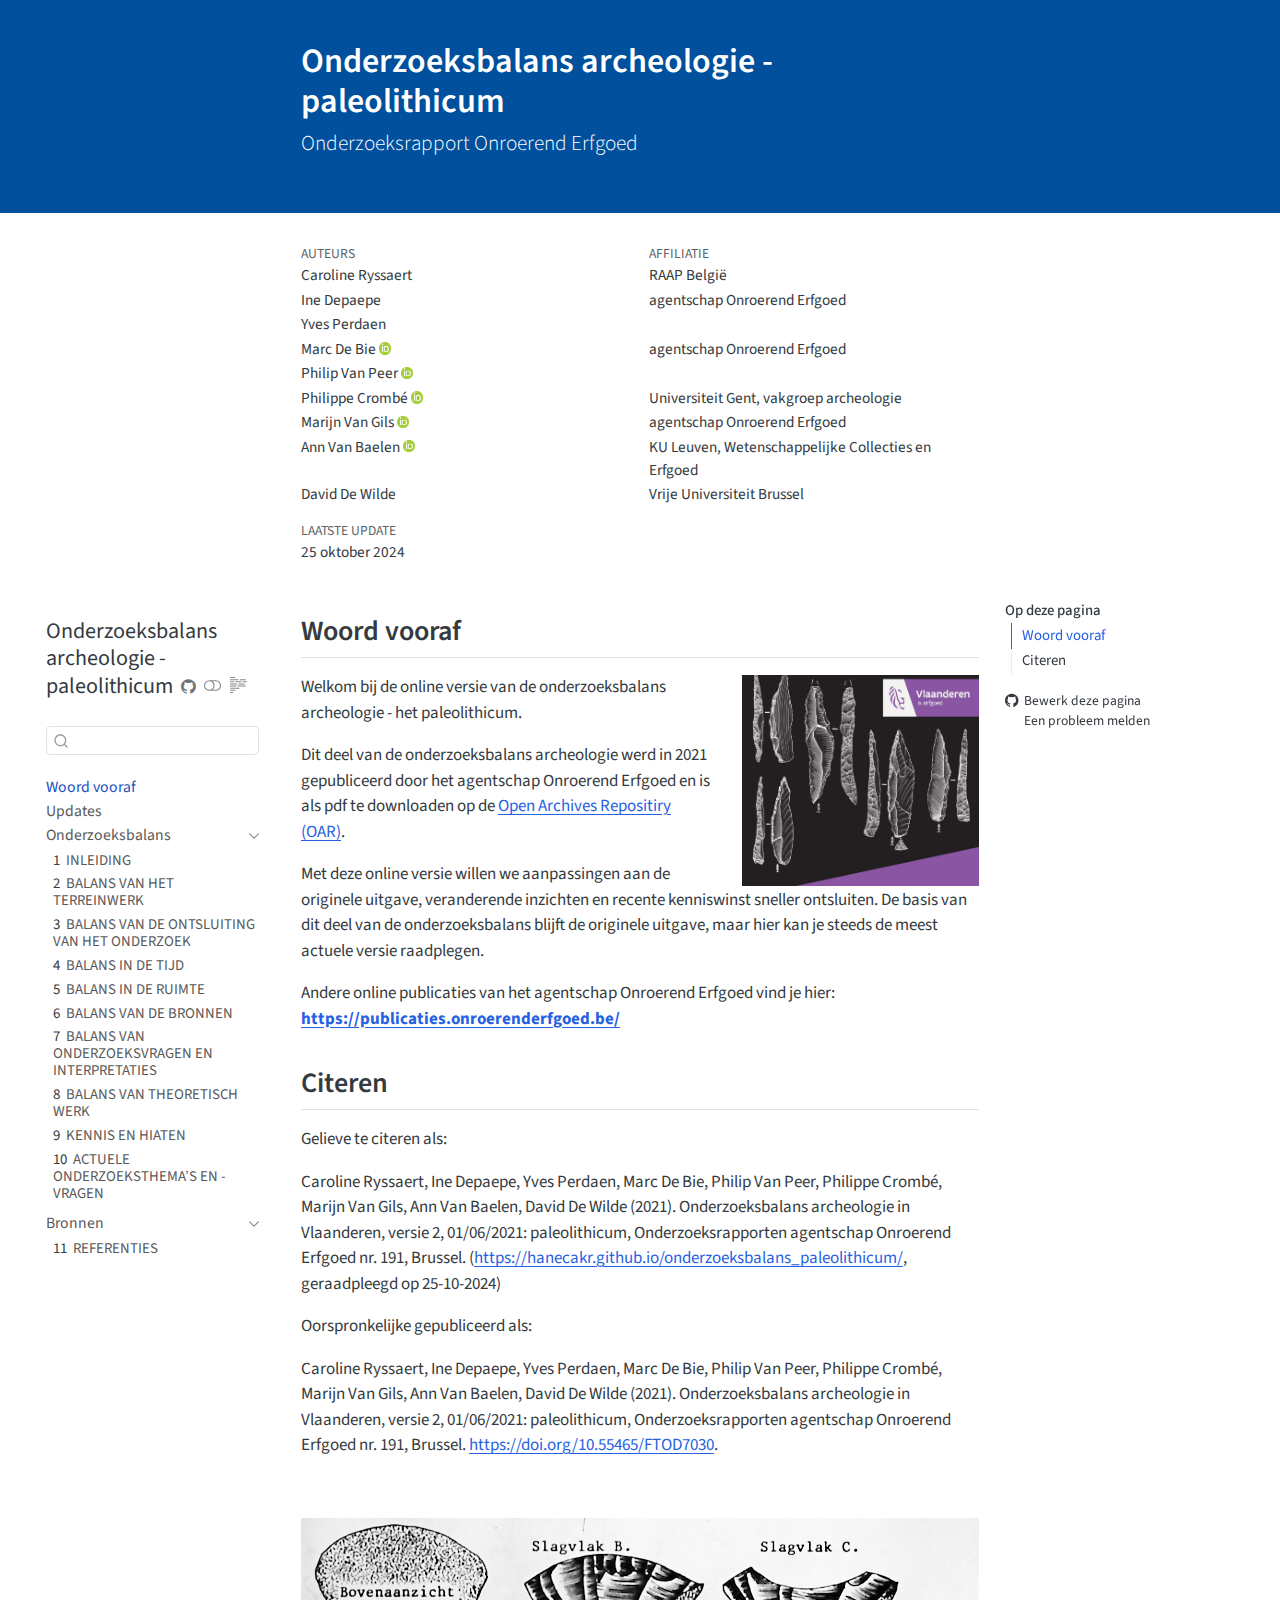
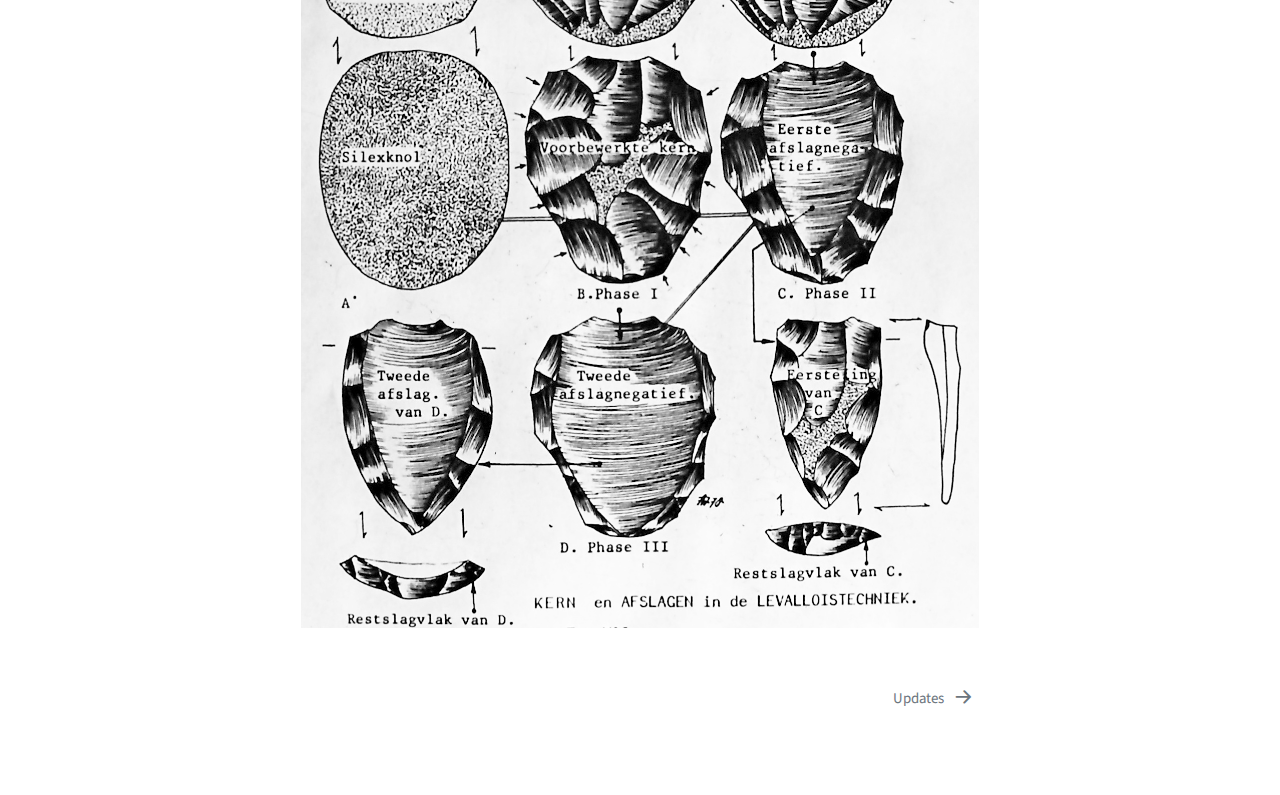
<file: docs/index.html>
<!DOCTYPE html>
<html xmlns="http://www.w3.org/1999/xhtml" lang="nl" xml:lang="nl"><head>

<meta charset="utf-8">
<meta name="generator" content="quarto-1.5.57">

<meta name="viewport" content="width=device-width, initial-scale=1.0, user-scalable=yes">

<meta name="author" content="Caroline Ryssaert">
<meta name="author" content="Ine Depaepe">
<meta name="author" content="Yves Perdaen">
<meta name="author" content="Marc De Bie">
<meta name="author" content="Philip Van Peer">
<meta name="author" content="Philippe Crombé">
<meta name="author" content="Marijn Van Gils">
<meta name="author" content="Ann Van Baelen">
<meta name="author" content="David De Wilde">

<title>Onderzoeksbalans archeologie - paleolithicum</title>
<style>
code{white-space: pre-wrap;}
span.smallcaps{font-variant: small-caps;}
div.columns{display: flex; gap: min(4vw, 1.5em);}
div.column{flex: auto; overflow-x: auto;}
div.hanging-indent{margin-left: 1.5em; text-indent: -1.5em;}
ul.task-list{list-style: none;}
ul.task-list li input[type="checkbox"] {
  width: 0.8em;
  margin: 0 0.8em 0.2em -1em; /* quarto-specific, see https://github.com/quarto-dev/quarto-cli/issues/4556 */ 
  vertical-align: middle;
}
</style>


<script src="site_libs/quarto-nav/quarto-nav.js"></script>
<script src="site_libs/quarto-nav/headroom.min.js"></script>
<script src="site_libs/clipboard/clipboard.min.js"></script>
<script src="site_libs/quarto-search/autocomplete.umd.js"></script>
<script src="site_libs/quarto-search/fuse.min.js"></script>
<script src="site_libs/quarto-search/quarto-search.js"></script>
<meta name="quarto:offset" content="./">
<link href="./OBPALEO_00_wijzigingen.html" rel="next">
<script src="site_libs/quarto-html/quarto.js"></script>
<script src="site_libs/quarto-html/popper.min.js"></script>
<script src="site_libs/quarto-html/tippy.umd.min.js"></script>
<script src="site_libs/quarto-html/anchor.min.js"></script>
<link href="site_libs/quarto-html/tippy.css" rel="stylesheet">
<link href="site_libs/quarto-html/quarto-syntax-highlighting.css" rel="stylesheet" class="quarto-color-scheme" id="quarto-text-highlighting-styles">
<link href="site_libs/quarto-html/quarto-syntax-highlighting-dark.css" rel="prefetch" class="quarto-color-scheme quarto-color-alternate" id="quarto-text-highlighting-styles">
<script src="site_libs/bootstrap/bootstrap.min.js"></script>
<link href="site_libs/bootstrap/bootstrap-icons.css" rel="stylesheet">
<link href="site_libs/bootstrap/bootstrap.min.css" rel="stylesheet" class="quarto-color-scheme" id="quarto-bootstrap" data-mode="light">
<link href="site_libs/bootstrap/bootstrap-dark.min.css" rel="prefetch" class="quarto-color-scheme quarto-color-alternate" id="quarto-bootstrap" data-mode="dark">
<script id="quarto-search-options" type="application/json">{
  "location": "sidebar",
  "copy-button": false,
  "collapse-after": 3,
  "panel-placement": "start",
  "type": "textbox",
  "limit": 50,
  "keyboard-shortcut": [
    "f",
    "/",
    "s"
  ],
  "show-item-context": false,
  "language": {
    "search-no-results-text": "Geen resultaat",
    "search-matching-documents-text": "Gevonden documenten",
    "search-copy-link-title": "Kopieer link om te zoeken",
    "search-hide-matches-text": "Extra overeenkomsten verbergen",
    "search-more-match-text": "meer overeenkomst in dit document",
    "search-more-matches-text": "meer overeenkomsten in dit document",
    "search-clear-button-title": "Wissen",
    "search-text-placeholder": "",
    "search-detached-cancel-button-title": "Annuleren",
    "search-submit-button-title": "Verzenden",
    "search-label": "Zoeken"
  }
}</script>
<style>

      .quarto-title-block .quarto-title-banner h1,
      .quarto-title-block .quarto-title-banner h2,
      .quarto-title-block .quarto-title-banner h3,
      .quarto-title-block .quarto-title-banner h4,
      .quarto-title-block .quarto-title-banner h5,
      .quarto-title-block .quarto-title-banner h6
      {
        color: white;
      }

      .quarto-title-block .quarto-title-banner {
        color: white;
background: #00509d;
      }
</style>


</head>

<body class="nav-sidebar floating">

<div id="quarto-search-results"></div>
  <header id="quarto-header" class="headroom fixed-top quarto-banner">
  <nav class="quarto-secondary-nav">
    <div class="container-fluid d-flex">
      <button type="button" class="quarto-btn-toggle btn" data-bs-toggle="collapse" role="button" data-bs-target=".quarto-sidebar-collapse-item" aria-controls="quarto-sidebar" aria-expanded="false" aria-label="Schakel zijbalknavigatie" onclick="if (window.quartoToggleHeadroom) { window.quartoToggleHeadroom(); }">
        <i class="bi bi-layout-text-sidebar-reverse"></i>
      </button>
        <a class="flex-grow-1 no-decor" role="navigation" data-bs-toggle="collapse" data-bs-target=".quarto-sidebar-collapse-item" aria-controls="quarto-sidebar" aria-expanded="false" aria-label="Schakel zijbalknavigatie" onclick="if (window.quartoToggleHeadroom) { window.quartoToggleHeadroom(); }">      
          <h1 class="quarto-secondary-nav-title">Onderzoeksbalans archeologie - paleolithicum</h1>
        </a>     
      <button type="button" class="btn quarto-search-button" aria-label="Zoeken" onclick="window.quartoOpenSearch();">
        <i class="bi bi-search"></i>
      </button>
    </div>
  </nav>
</header>
<!-- content -->
<header id="title-block-header" class="quarto-title-block default page-columns page-full">
  <div class="quarto-title-banner page-columns page-full">
    <div class="quarto-title column-body">
      <h1 class="title d-none d-lg-block">Onderzoeksbalans archeologie - paleolithicum</h1>
            <p class="subtitle lead">Onderzoeksrapport Onroerend Erfgoed</p>
                      </div>
  </div>
    
  <div class="quarto-title-meta-author">
    <div class="quarto-title-meta-heading">auteurs</div>
    <div class="quarto-title-meta-heading">affiliatie</div>
    
      <div class="quarto-title-meta-contents">
      <p class="author">Caroline Ryssaert </p>
    </div>
    <div class="quarto-title-meta-contents">
          <p class="affiliation">
              RAAP België
            </p>
        </div>
      <div class="quarto-title-meta-contents">
      <p class="author">Ine Depaepe </p>
    </div>
    <div class="quarto-title-meta-contents">
          <p class="affiliation">
              agentschap Onroerend Erfgoed
            </p>
        </div>
      <div class="quarto-title-meta-contents">
      <p class="author">Yves Perdaen </p>
    </div>
    <div class="quarto-title-meta-contents">
        </div>
      <div class="quarto-title-meta-contents">
      <p class="author">Marc De Bie <a href="https://orcid.org/0000-0003-1133-8552" class="quarto-title-author-orcid"> <img src="[data-uri]"></a></p>
    </div>
    <div class="quarto-title-meta-contents">
          <p class="affiliation">
              agentschap Onroerend Erfgoed
            </p>
        </div>
      <div class="quarto-title-meta-contents">
      <p class="author">Philip Van Peer <a href="https://orcid.org/0000-0002-7745-9528" class="quarto-title-author-orcid"> <img src="[data-uri]"></a></p>
    </div>
    <div class="quarto-title-meta-contents">
        </div>
      <div class="quarto-title-meta-contents">
      <p class="author">Philippe Crombé <a href="https://orcid.org/0000-0002-4198-8057" class="quarto-title-author-orcid"> <img src="[data-uri]"></a></p>
    </div>
    <div class="quarto-title-meta-contents">
          <p class="affiliation">
              Universiteit Gent, vakgroep archeologie
            </p>
        </div>
      <div class="quarto-title-meta-contents">
      <p class="author">Marijn Van Gils <a href="https://orcid.org/0000-0002-7516-1189" class="quarto-title-author-orcid"> <img src="[data-uri]"></a></p>
    </div>
    <div class="quarto-title-meta-contents">
          <p class="affiliation">
              agentschap Onroerend Erfgoed
            </p>
        </div>
      <div class="quarto-title-meta-contents">
      <p class="author">Ann Van Baelen <a href="https://orcid.org/0000-0002-8595-9485" class="quarto-title-author-orcid"> <img src="[data-uri]"></a></p>
    </div>
    <div class="quarto-title-meta-contents">
          <p class="affiliation">
              KU Leuven, Wetenschappelijke Collecties en Erfgoed
            </p>
        </div>
      <div class="quarto-title-meta-contents">
      <p class="author">David De Wilde </p>
    </div>
    <div class="quarto-title-meta-contents">
          <p class="affiliation">
              Vrije Universiteit Brussel
            </p>
        </div>
    </div>

  <div class="quarto-title-meta">

        
      <div>
      <div class="quarto-title-meta-heading">laatste update</div>
      <div class="quarto-title-meta-contents">
        <p class="date">25 oktober 2024</p>
      </div>
    </div>
    
      
    </div>
    
  
  </header><div id="quarto-content" class="quarto-container page-columns page-rows-contents page-layout-article">
<!-- sidebar -->
  <nav id="quarto-sidebar" class="sidebar collapse collapse-horizontal quarto-sidebar-collapse-item sidebar-navigation floating overflow-auto">
    <div class="pt-lg-2 mt-2 text-left sidebar-header">
    <div class="sidebar-title mb-0 py-0">
      <a href="./">Onderzoeksbalans archeologie - paleolithicum</a> 
        <div class="sidebar-tools-main tools-wide">
    <a href="https://github.com/hanecakr/onderzoeksbalans_paleolithicum" title="Broncode" class="quarto-navigation-tool px-1" aria-label="Broncode"><i class="bi bi-github"></i></a>
  <a href="" class="quarto-color-scheme-toggle quarto-navigation-tool  px-1" onclick="window.quartoToggleColorScheme(); return false;" title="Schakel donkere modus"><i class="bi"></i></a>
  <a href="" class="quarto-reader-toggle quarto-navigation-tool px-1" onclick="window.quartoToggleReader(); return false;" title="Schakel leesmodus">
  <div class="quarto-reader-toggle-btn">
  <i class="bi"></i>
  </div>
</a>
</div>
    </div>
      </div>
        <div class="mt-2 flex-shrink-0 align-items-center">
        <div class="sidebar-search">
        <div id="quarto-search" class="" title="Zoeken"></div>
        </div>
        </div>
    <div class="sidebar-menu-container"> 
    <ul class="list-unstyled mt-1">
        <li class="sidebar-item">
  <div class="sidebar-item-container"> 
  <a href="./index.html" class="sidebar-item-text sidebar-link active">
 <span class="menu-text">Woord vooraf</span></a>
  </div>
</li>
        <li class="sidebar-item">
  <div class="sidebar-item-container"> 
  <a href="./OBPALEO_00_wijzigingen.html" class="sidebar-item-text sidebar-link">
 <span class="menu-text">Updates</span></a>
  </div>
</li>
        <li class="sidebar-item sidebar-item-section">
      <div class="sidebar-item-container"> 
            <a class="sidebar-item-text sidebar-link text-start" data-bs-toggle="collapse" data-bs-target="#quarto-sidebar-section-1" role="navigation" aria-expanded="true">
 <span class="menu-text">Onderzoeksbalans</span></a>
          <a class="sidebar-item-toggle text-start" data-bs-toggle="collapse" data-bs-target="#quarto-sidebar-section-1" role="navigation" aria-expanded="true" aria-label="Schakel sectie">
            <i class="bi bi-chevron-right ms-2"></i>
          </a> 
      </div>
      <ul id="quarto-sidebar-section-1" class="collapse list-unstyled sidebar-section depth1 show">  
          <li class="sidebar-item">
  <div class="sidebar-item-container"> 
  <a href="./OBPALEO_01.html" class="sidebar-item-text sidebar-link">
 <span class="menu-text"><span class="chapter-number">1</span>&nbsp; <span class="chapter-title">INLEIDING</span></span></a>
  </div>
</li>
          <li class="sidebar-item">
  <div class="sidebar-item-container"> 
  <a href="./OBPALEO_02.html" class="sidebar-item-text sidebar-link">
 <span class="menu-text"><span class="chapter-number">2</span>&nbsp; <span class="chapter-title">BALANS VAN HET TERREINWERK</span></span></a>
  </div>
</li>
          <li class="sidebar-item">
  <div class="sidebar-item-container"> 
  <a href="./OBPALEO_03.html" class="sidebar-item-text sidebar-link">
 <span class="menu-text"><span class="chapter-number">3</span>&nbsp; <span class="chapter-title">BALANS VAN DE ONTSLUITING VAN HET ONDERZOEK</span></span></a>
  </div>
</li>
          <li class="sidebar-item">
  <div class="sidebar-item-container"> 
  <a href="./OBPALEO_04.html" class="sidebar-item-text sidebar-link">
 <span class="menu-text"><span class="chapter-number">4</span>&nbsp; <span class="chapter-title">BALANS IN DE TIJD</span></span></a>
  </div>
</li>
          <li class="sidebar-item">
  <div class="sidebar-item-container"> 
  <a href="./OBPALEO_05.html" class="sidebar-item-text sidebar-link">
 <span class="menu-text"><span class="chapter-number">5</span>&nbsp; <span class="chapter-title">BALANS IN DE RUIMTE</span></span></a>
  </div>
</li>
          <li class="sidebar-item">
  <div class="sidebar-item-container"> 
  <a href="./OBPALEO_06.html" class="sidebar-item-text sidebar-link">
 <span class="menu-text"><span class="chapter-number">6</span>&nbsp; <span class="chapter-title">BALANS VAN DE BRONNEN</span></span></a>
  </div>
</li>
          <li class="sidebar-item">
  <div class="sidebar-item-container"> 
  <a href="./OBPALEO_07.html" class="sidebar-item-text sidebar-link">
 <span class="menu-text"><span class="chapter-number">7</span>&nbsp; <span class="chapter-title">BALANS VAN ONDERZOEKSVRAGEN EN INTERPRETATIES</span></span></a>
  </div>
</li>
          <li class="sidebar-item">
  <div class="sidebar-item-container"> 
  <a href="./OBPALEO_08.html" class="sidebar-item-text sidebar-link">
 <span class="menu-text"><span class="chapter-number">8</span>&nbsp; <span class="chapter-title">BALANS VAN THEORETISCH WERK</span></span></a>
  </div>
</li>
          <li class="sidebar-item">
  <div class="sidebar-item-container"> 
  <a href="./OBPALEO_09.html" class="sidebar-item-text sidebar-link">
 <span class="menu-text"><span class="chapter-number">9</span>&nbsp; <span class="chapter-title">KENNIS EN HIATEN</span></span></a>
  </div>
</li>
          <li class="sidebar-item">
  <div class="sidebar-item-container"> 
  <a href="./OBPALEO_10.html" class="sidebar-item-text sidebar-link">
 <span class="menu-text"><span class="chapter-number">10</span>&nbsp; <span class="chapter-title">ACTUELE ONDERZOEKSTHEMA’S EN -VRAGEN</span></span></a>
  </div>
</li>
      </ul>
  </li>
        <li class="sidebar-item sidebar-item-section">
      <div class="sidebar-item-container"> 
            <a class="sidebar-item-text sidebar-link text-start" data-bs-toggle="collapse" data-bs-target="#quarto-sidebar-section-2" role="navigation" aria-expanded="true">
 <span class="menu-text">Bronnen</span></a>
          <a class="sidebar-item-toggle text-start" data-bs-toggle="collapse" data-bs-target="#quarto-sidebar-section-2" role="navigation" aria-expanded="true" aria-label="Schakel sectie">
            <i class="bi bi-chevron-right ms-2"></i>
          </a> 
      </div>
      <ul id="quarto-sidebar-section-2" class="collapse list-unstyled sidebar-section depth1 show">  
          <li class="sidebar-item">
  <div class="sidebar-item-container"> 
  <a href="./OBPALEO_bibliografie.html" class="sidebar-item-text sidebar-link">
 <span class="menu-text"><span class="chapter-number">11</span>&nbsp; <span class="chapter-title">REFERENTIES</span></span></a>
  </div>
</li>
      </ul>
  </li>
    </ul>
    </div>
</nav>
<div id="quarto-sidebar-glass" class="quarto-sidebar-collapse-item" data-bs-toggle="collapse" data-bs-target=".quarto-sidebar-collapse-item"></div>
<!-- margin-sidebar -->
    <div id="quarto-margin-sidebar" class="sidebar margin-sidebar">
        <nav id="TOC" role="doc-toc" class="toc-active">
    <h2 id="toc-title">Op deze pagina</h2>
   
  <ul>
  <li><a href="#woord-vooraf" id="toc-woord-vooraf" class="nav-link active" data-scroll-target="#woord-vooraf">Woord vooraf</a></li>
  <li><a href="#citeren" id="toc-citeren" class="nav-link" data-scroll-target="#citeren">Citeren</a></li>
  </ul>
<div class="toc-actions"><ul><li><a href="https://github.com/hanecakr/onderzoeksbalans_paleolithicum/edit/main/index.qmd" class="toc-action"><i class="bi bi-github"></i>Bewerk deze pagina</a></li><li><a href="https://github.com/hanecakr/onderzoeksbalans_paleolithicum/issues/new" class="toc-action"><i class="bi empty"></i>Een probleem melden</a></li></ul></div></nav>
    </div>
<!-- main -->
<main class="content quarto-banner-title-block" id="quarto-document-content">






<section id="woord-vooraf" class="level2 unnumbered">
<h2 class="unnumbered anchored" data-anchor-id="woord-vooraf">Woord vooraf</h2><p><img src="media/cover.jpg" title="Onderzoeksbalans archeologie - paleolithicum" class="quarto-cover-image img-fluid"></p>
<p>Welkom bij de online versie van de onderzoeksbalans archeologie - het paleolithicum.</p>
<p>Dit deel van de onderzoeksbalans archeologie werd in 2021 gepubliceerd door het agentschap Onroerend Erfgoed en is als pdf te downloaden op de <a href="https://doi.org/10.55465/ESYP8347">Open Archives Repositiry (OAR)</a>.</p>
<p>Met deze online versie willen we aanpassingen aan de originele uitgave, veranderende inzichten en recente kenniswinst sneller ontsluiten. De basis van dit deel van de onderzoeksbalans blijft de originele uitgave, maar hier kan je steeds de meest actuele versie raadplegen.</p>
<p>Andere online publicaties van het agentschap Onroerend Erfgoed vind je hier: <strong><a href="https://publicaties.onroerenderfgoed.be/" class="uri">https://publicaties.onroerenderfgoed.be/</a></strong></p>
</section>
<section id="citeren" class="level2 unnumbered">
<h2 class="unnumbered anchored" data-anchor-id="citeren">Citeren</h2>
<p>Gelieve te citeren als: <br></p>
<p>Caroline Ryssaert, Ine Depaepe, Yves Perdaen, Marc De Bie, Philip Van Peer, Philippe Crombé, Marijn Van Gils, Ann Van Baelen, David De Wilde (2021). Onderzoeksbalans archeologie in Vlaanderen, versie 2, 01/06/2021: paleolithicum, Onderzoeksrapporten agentschap Onroerend Erfgoed nr. 191, Brussel. (<a href="https://hanecakr.github.io/onderzoeksbalans_paleolithicum/" class="uri">https://hanecakr.github.io/onderzoeksbalans_paleolithicum/</a>, geraadpleegd op 25-10-2024)</p>
<p>Oorspronkelijke gepubliceerd als: <br></p>
<p>Caroline Ryssaert, Ine Depaepe, Yves Perdaen, Marc De Bie, Philip Van Peer, Philippe Crombé, Marijn Van Gils, Ann Van Baelen, David De Wilde (2021). Onderzoeksbalans archeologie in Vlaanderen, versie 2, 01/06/2021: paleolithicum, Onderzoeksrapporten agentschap Onroerend Erfgoed nr. 191, Brussel. <a href="https://doi.org/10.55465/FTOD7030" class="uri">https://doi.org/10.55465/FTOD7030</a>.</p>
<p><br></p>
<p><img src="./media/cover2.jpg" class="img-fluid" style="width:100.0%"></p>


</section>

</main> <!-- /main -->
<script id="quarto-html-after-body" type="application/javascript">
window.document.addEventListener("DOMContentLoaded", function (event) {
  const toggleBodyColorMode = (bsSheetEl) => {
    const mode = bsSheetEl.getAttribute("data-mode");
    const bodyEl = window.document.querySelector("body");
    if (mode === "dark") {
      bodyEl.classList.add("quarto-dark");
      bodyEl.classList.remove("quarto-light");
    } else {
      bodyEl.classList.add("quarto-light");
      bodyEl.classList.remove("quarto-dark");
    }
  }
  const toggleBodyColorPrimary = () => {
    const bsSheetEl = window.document.querySelector("link#quarto-bootstrap");
    if (bsSheetEl) {
      toggleBodyColorMode(bsSheetEl);
    }
  }
  toggleBodyColorPrimary();  
  const disableStylesheet = (stylesheets) => {
    for (let i=0; i < stylesheets.length; i++) {
      const stylesheet = stylesheets[i];
      stylesheet.rel = 'prefetch';
    }
  }
  const enableStylesheet = (stylesheets) => {
    for (let i=0; i < stylesheets.length; i++) {
      const stylesheet = stylesheets[i];
      stylesheet.rel = 'stylesheet';
    }
  }
  const manageTransitions = (selector, allowTransitions) => {
    const els = window.document.querySelectorAll(selector);
    for (let i=0; i < els.length; i++) {
      const el = els[i];
      if (allowTransitions) {
        el.classList.remove('notransition');
      } else {
        el.classList.add('notransition');
      }
    }
  }
  const toggleGiscusIfUsed = (isAlternate, darkModeDefault) => {
    const baseTheme = document.querySelector('#giscus-base-theme')?.value ?? 'light';
    const alternateTheme = document.querySelector('#giscus-alt-theme')?.value ?? 'dark';
    let newTheme = '';
    if(darkModeDefault) {
      newTheme = isAlternate ? baseTheme : alternateTheme;
    } else {
      newTheme = isAlternate ? alternateTheme : baseTheme;
    }
    const changeGiscusTheme = () => {
      // From: https://github.com/giscus/giscus/issues/336
      const sendMessage = (message) => {
        const iframe = document.querySelector('iframe.giscus-frame');
        if (!iframe) return;
        iframe.contentWindow.postMessage({ giscus: message }, 'https://giscus.app');
      }
      sendMessage({
        setConfig: {
          theme: newTheme
        }
      });
    }
    const isGiscussLoaded = window.document.querySelector('iframe.giscus-frame') !== null;
    if (isGiscussLoaded) {
      changeGiscusTheme();
    }
  }
  const toggleColorMode = (alternate) => {
    // Switch the stylesheets
    const alternateStylesheets = window.document.querySelectorAll('link.quarto-color-scheme.quarto-color-alternate');
    manageTransitions('#quarto-margin-sidebar .nav-link', false);
    if (alternate) {
      enableStylesheet(alternateStylesheets);
      for (const sheetNode of alternateStylesheets) {
        if (sheetNode.id === "quarto-bootstrap") {
          toggleBodyColorMode(sheetNode);
        }
      }
    } else {
      disableStylesheet(alternateStylesheets);
      toggleBodyColorPrimary();
    }
    manageTransitions('#quarto-margin-sidebar .nav-link', true);
    // Switch the toggles
    const toggles = window.document.querySelectorAll('.quarto-color-scheme-toggle');
    for (let i=0; i < toggles.length; i++) {
      const toggle = toggles[i];
      if (toggle) {
        if (alternate) {
          toggle.classList.add("alternate");     
        } else {
          toggle.classList.remove("alternate");
        }
      }
    }
    // Hack to workaround the fact that safari doesn't
    // properly recolor the scrollbar when toggling (#1455)
    if (navigator.userAgent.indexOf('Safari') > 0 && navigator.userAgent.indexOf('Chrome') == -1) {
      manageTransitions("body", false);
      window.scrollTo(0, 1);
      setTimeout(() => {
        window.scrollTo(0, 0);
        manageTransitions("body", true);
      }, 40);  
    }
  }
  const isFileUrl = () => { 
    return window.location.protocol === 'file:';
  }
  const hasAlternateSentinel = () => {  
    let styleSentinel = getColorSchemeSentinel();
    if (styleSentinel !== null) {
      return styleSentinel === "alternate";
    } else {
      return false;
    }
  }
  const setStyleSentinel = (alternate) => {
    const value = alternate ? "alternate" : "default";
    if (!isFileUrl()) {
      window.localStorage.setItem("quarto-color-scheme", value);
    } else {
      localAlternateSentinel = value;
    }
  }
  const getColorSchemeSentinel = () => {
    if (!isFileUrl()) {
      const storageValue = window.localStorage.getItem("quarto-color-scheme");
      return storageValue != null ? storageValue : localAlternateSentinel;
    } else {
      return localAlternateSentinel;
    }
  }
  const darkModeDefault = false;
  let localAlternateSentinel = darkModeDefault ? 'alternate' : 'default';
  // Dark / light mode switch
  window.quartoToggleColorScheme = () => {
    // Read the current dark / light value 
    let toAlternate = !hasAlternateSentinel();
    toggleColorMode(toAlternate);
    setStyleSentinel(toAlternate);
    toggleGiscusIfUsed(toAlternate, darkModeDefault);
  };
  // Ensure there is a toggle, if there isn't float one in the top right
  if (window.document.querySelector('.quarto-color-scheme-toggle') === null) {
    const a = window.document.createElement('a');
    a.classList.add('top-right');
    a.classList.add('quarto-color-scheme-toggle');
    a.href = "";
    a.onclick = function() { try { window.quartoToggleColorScheme(); } catch {} return false; };
    const i = window.document.createElement("i");
    i.classList.add('bi');
    a.appendChild(i);
    window.document.body.appendChild(a);
  }
  // Switch to dark mode if need be
  if (hasAlternateSentinel()) {
    toggleColorMode(true);
  } else {
    toggleColorMode(false);
  }
  const icon = "";
  const anchorJS = new window.AnchorJS();
  anchorJS.options = {
    placement: 'right',
    icon: icon
  };
  anchorJS.add('.anchored');
  const isCodeAnnotation = (el) => {
    for (const clz of el.classList) {
      if (clz.startsWith('code-annotation-')) {                     
        return true;
      }
    }
    return false;
  }
  const onCopySuccess = function(e) {
    // button target
    const button = e.trigger;
    // don't keep focus
    button.blur();
    // flash "checked"
    button.classList.add('code-copy-button-checked');
    var currentTitle = button.getAttribute("title");
    button.setAttribute("title", "Gekopieerd!");
    let tooltip;
    if (window.bootstrap) {
      button.setAttribute("data-bs-toggle", "tooltip");
      button.setAttribute("data-bs-placement", "left");
      button.setAttribute("data-bs-title", "Gekopieerd!");
      tooltip = new bootstrap.Tooltip(button, 
        { trigger: "manual", 
          customClass: "code-copy-button-tooltip",
          offset: [0, -8]});
      tooltip.show();    
    }
    setTimeout(function() {
      if (tooltip) {
        tooltip.hide();
        button.removeAttribute("data-bs-title");
        button.removeAttribute("data-bs-toggle");
        button.removeAttribute("data-bs-placement");
      }
      button.setAttribute("title", currentTitle);
      button.classList.remove('code-copy-button-checked');
    }, 1000);
    // clear code selection
    e.clearSelection();
  }
  const getTextToCopy = function(trigger) {
      const codeEl = trigger.previousElementSibling.cloneNode(true);
      for (const childEl of codeEl.children) {
        if (isCodeAnnotation(childEl)) {
          childEl.remove();
        }
      }
      return codeEl.innerText;
  }
  const clipboard = new window.ClipboardJS('.code-copy-button:not([data-in-quarto-modal])', {
    text: getTextToCopy
  });
  clipboard.on('success', onCopySuccess);
  if (window.document.getElementById('quarto-embedded-source-code-modal')) {
    // For code content inside modals, clipBoardJS needs to be initialized with a container option
    // TODO: Check when it could be a function (https://github.com/zenorocha/clipboard.js/issues/860)
    const clipboardModal = new window.ClipboardJS('.code-copy-button[data-in-quarto-modal]', {
      text: getTextToCopy,
      container: window.document.getElementById('quarto-embedded-source-code-modal')
    });
    clipboardModal.on('success', onCopySuccess);
  }
    var localhostRegex = new RegExp(/^(?:http|https):\/\/localhost\:?[0-9]*\//);
    var mailtoRegex = new RegExp(/^mailto:/);
      var filterRegex = new RegExp("https:\/\/hanecakr\.github\.io\/onderzoeksbalans_paleolithicum\/");
    var isInternal = (href) => {
        return filterRegex.test(href) || localhostRegex.test(href) || mailtoRegex.test(href);
    }
    // Inspect non-navigation links and adorn them if external
 	var links = window.document.querySelectorAll('a[href]:not(.nav-link):not(.navbar-brand):not(.toc-action):not(.sidebar-link):not(.sidebar-item-toggle):not(.pagination-link):not(.no-external):not([aria-hidden]):not(.dropdown-item):not(.quarto-navigation-tool):not(.about-link)');
    for (var i=0; i<links.length; i++) {
      const link = links[i];
      if (!isInternal(link.href)) {
        // undo the damage that might have been done by quarto-nav.js in the case of
        // links that we want to consider external
        if (link.dataset.originalHref !== undefined) {
          link.href = link.dataset.originalHref;
        }
          // target, if specified
          link.setAttribute("target", "_blank");
          if (link.getAttribute("rel") === null) {
            link.setAttribute("rel", "noopener");
          }
      }
    }
  function tippyHover(el, contentFn, onTriggerFn, onUntriggerFn) {
    const config = {
      allowHTML: true,
      maxWidth: 500,
      delay: 100,
      arrow: false,
      appendTo: function(el) {
          return el.parentElement;
      },
      interactive: true,
      interactiveBorder: 10,
      theme: 'quarto',
      placement: 'bottom-start',
    };
    if (contentFn) {
      config.content = contentFn;
    }
    if (onTriggerFn) {
      config.onTrigger = onTriggerFn;
    }
    if (onUntriggerFn) {
      config.onUntrigger = onUntriggerFn;
    }
    window.tippy(el, config); 
  }
  const noterefs = window.document.querySelectorAll('a[role="doc-noteref"]');
  for (var i=0; i<noterefs.length; i++) {
    const ref = noterefs[i];
    tippyHover(ref, function() {
      // use id or data attribute instead here
      let href = ref.getAttribute('data-footnote-href') || ref.getAttribute('href');
      try { href = new URL(href).hash; } catch {}
      const id = href.replace(/^#\/?/, "");
      const note = window.document.getElementById(id);
      if (note) {
        return note.innerHTML;
      } else {
        return "";
      }
    });
  }
  const xrefs = window.document.querySelectorAll('a.quarto-xref');
  const processXRef = (id, note) => {
    // Strip column container classes
    const stripColumnClz = (el) => {
      el.classList.remove("page-full", "page-columns");
      if (el.children) {
        for (const child of el.children) {
          stripColumnClz(child);
        }
      }
    }
    stripColumnClz(note)
    if (id === null || id.startsWith('sec-')) {
      // Special case sections, only their first couple elements
      const container = document.createElement("div");
      if (note.children && note.children.length > 2) {
        container.appendChild(note.children[0].cloneNode(true));
        for (let i = 1; i < note.children.length; i++) {
          const child = note.children[i];
          if (child.tagName === "P" && child.innerText === "") {
            continue;
          } else {
            container.appendChild(child.cloneNode(true));
            break;
          }
        }
        if (window.Quarto?.typesetMath) {
          window.Quarto.typesetMath(container);
        }
        return container.innerHTML
      } else {
        if (window.Quarto?.typesetMath) {
          window.Quarto.typesetMath(note);
        }
        return note.innerHTML;
      }
    } else {
      // Remove any anchor links if they are present
      const anchorLink = note.querySelector('a.anchorjs-link');
      if (anchorLink) {
        anchorLink.remove();
      }
      if (window.Quarto?.typesetMath) {
        window.Quarto.typesetMath(note);
      }
      // TODO in 1.5, we should make sure this works without a callout special case
      if (note.classList.contains("callout")) {
        return note.outerHTML;
      } else {
        return note.innerHTML;
      }
    }
  }
  for (var i=0; i<xrefs.length; i++) {
    const xref = xrefs[i];
    tippyHover(xref, undefined, function(instance) {
      instance.disable();
      let url = xref.getAttribute('href');
      let hash = undefined; 
      if (url.startsWith('#')) {
        hash = url;
      } else {
        try { hash = new URL(url).hash; } catch {}
      }
      if (hash) {
        const id = hash.replace(/^#\/?/, "");
        const note = window.document.getElementById(id);
        if (note !== null) {
          try {
            const html = processXRef(id, note.cloneNode(true));
            instance.setContent(html);
          } finally {
            instance.enable();
            instance.show();
          }
        } else {
          // See if we can fetch this
          fetch(url.split('#')[0])
          .then(res => res.text())
          .then(html => {
            const parser = new DOMParser();
            const htmlDoc = parser.parseFromString(html, "text/html");
            const note = htmlDoc.getElementById(id);
            if (note !== null) {
              const html = processXRef(id, note);
              instance.setContent(html);
            } 
          }).finally(() => {
            instance.enable();
            instance.show();
          });
        }
      } else {
        // See if we can fetch a full url (with no hash to target)
        // This is a special case and we should probably do some content thinning / targeting
        fetch(url)
        .then(res => res.text())
        .then(html => {
          const parser = new DOMParser();
          const htmlDoc = parser.parseFromString(html, "text/html");
          const note = htmlDoc.querySelector('main.content');
          if (note !== null) {
            // This should only happen for chapter cross references
            // (since there is no id in the URL)
            // remove the first header
            if (note.children.length > 0 && note.children[0].tagName === "HEADER") {
              note.children[0].remove();
            }
            const html = processXRef(null, note);
            instance.setContent(html);
          } 
        }).finally(() => {
          instance.enable();
          instance.show();
        });
      }
    }, function(instance) {
    });
  }
      let selectedAnnoteEl;
      const selectorForAnnotation = ( cell, annotation) => {
        let cellAttr = 'data-code-cell="' + cell + '"';
        let lineAttr = 'data-code-annotation="' +  annotation + '"';
        const selector = 'span[' + cellAttr + '][' + lineAttr + ']';
        return selector;
      }
      const selectCodeLines = (annoteEl) => {
        const doc = window.document;
        const targetCell = annoteEl.getAttribute("data-target-cell");
        const targetAnnotation = annoteEl.getAttribute("data-target-annotation");
        const annoteSpan = window.document.querySelector(selectorForAnnotation(targetCell, targetAnnotation));
        const lines = annoteSpan.getAttribute("data-code-lines").split(",");
        const lineIds = lines.map((line) => {
          return targetCell + "-" + line;
        })
        let top = null;
        let height = null;
        let parent = null;
        if (lineIds.length > 0) {
            //compute the position of the single el (top and bottom and make a div)
            const el = window.document.getElementById(lineIds[0]);
            top = el.offsetTop;
            height = el.offsetHeight;
            parent = el.parentElement.parentElement;
          if (lineIds.length > 1) {
            const lastEl = window.document.getElementById(lineIds[lineIds.length - 1]);
            const bottom = lastEl.offsetTop + lastEl.offsetHeight;
            height = bottom - top;
          }
          if (top !== null && height !== null && parent !== null) {
            // cook up a div (if necessary) and position it 
            let div = window.document.getElementById("code-annotation-line-highlight");
            if (div === null) {
              div = window.document.createElement("div");
              div.setAttribute("id", "code-annotation-line-highlight");
              div.style.position = 'absolute';
              parent.appendChild(div);
            }
            div.style.top = top - 2 + "px";
            div.style.height = height + 4 + "px";
            div.style.left = 0;
            let gutterDiv = window.document.getElementById("code-annotation-line-highlight-gutter");
            if (gutterDiv === null) {
              gutterDiv = window.document.createElement("div");
              gutterDiv.setAttribute("id", "code-annotation-line-highlight-gutter");
              gutterDiv.style.position = 'absolute';
              const codeCell = window.document.getElementById(targetCell);
              const gutter = codeCell.querySelector('.code-annotation-gutter');
              gutter.appendChild(gutterDiv);
            }
            gutterDiv.style.top = top - 2 + "px";
            gutterDiv.style.height = height + 4 + "px";
          }
          selectedAnnoteEl = annoteEl;
        }
      };
      const unselectCodeLines = () => {
        const elementsIds = ["code-annotation-line-highlight", "code-annotation-line-highlight-gutter"];
        elementsIds.forEach((elId) => {
          const div = window.document.getElementById(elId);
          if (div) {
            div.remove();
          }
        });
        selectedAnnoteEl = undefined;
      };
        // Handle positioning of the toggle
    window.addEventListener(
      "resize",
      throttle(() => {
        elRect = undefined;
        if (selectedAnnoteEl) {
          selectCodeLines(selectedAnnoteEl);
        }
      }, 10)
    );
    function throttle(fn, ms) {
    let throttle = false;
    let timer;
      return (...args) => {
        if(!throttle) { // first call gets through
            fn.apply(this, args);
            throttle = true;
        } else { // all the others get throttled
            if(timer) clearTimeout(timer); // cancel #2
            timer = setTimeout(() => {
              fn.apply(this, args);
              timer = throttle = false;
            }, ms);
        }
      };
    }
      // Attach click handler to the DT
      const annoteDls = window.document.querySelectorAll('dt[data-target-cell]');
      for (const annoteDlNode of annoteDls) {
        annoteDlNode.addEventListener('click', (event) => {
          const clickedEl = event.target;
          if (clickedEl !== selectedAnnoteEl) {
            unselectCodeLines();
            const activeEl = window.document.querySelector('dt[data-target-cell].code-annotation-active');
            if (activeEl) {
              activeEl.classList.remove('code-annotation-active');
            }
            selectCodeLines(clickedEl);
            clickedEl.classList.add('code-annotation-active');
          } else {
            // Unselect the line
            unselectCodeLines();
            clickedEl.classList.remove('code-annotation-active');
          }
        });
      }
  const findCites = (el) => {
    const parentEl = el.parentElement;
    if (parentEl) {
      const cites = parentEl.dataset.cites;
      if (cites) {
        return {
          el,
          cites: cites.split(' ')
        };
      } else {
        return findCites(el.parentElement)
      }
    } else {
      return undefined;
    }
  };
  var bibliorefs = window.document.querySelectorAll('a[role="doc-biblioref"]');
  for (var i=0; i<bibliorefs.length; i++) {
    const ref = bibliorefs[i];
    const citeInfo = findCites(ref);
    if (citeInfo) {
      tippyHover(citeInfo.el, function() {
        var popup = window.document.createElement('div');
        citeInfo.cites.forEach(function(cite) {
          var citeDiv = window.document.createElement('div');
          citeDiv.classList.add('hanging-indent');
          citeDiv.classList.add('csl-entry');
          var biblioDiv = window.document.getElementById('ref-' + cite);
          if (biblioDiv) {
            citeDiv.innerHTML = biblioDiv.innerHTML;
          }
          popup.appendChild(citeDiv);
        });
        return popup.innerHTML;
      });
    }
  }
});
</script>
<nav class="page-navigation">
  <div class="nav-page nav-page-previous">
  </div>
  <div class="nav-page nav-page-next">
      <a href="./OBPALEO_00_wijzigingen.html" class="pagination-link" aria-label="Updates">
        <span class="nav-page-text">Updates</span> <i class="bi bi-arrow-right-short"></i>
      </a>
  </div>
</nav>
</div> <!-- /content -->




<footer class="footer"><div class="nav-footer"><div class="nav-footer-center"><div class="toc-actions d-sm-block d-md-none"><ul><li><a href="https://github.com/hanecakr/onderzoeksbalans_paleolithicum/edit/main/index.qmd" class="toc-action"><i class="bi bi-github"></i>Bewerk deze pagina</a></li><li><a href="https://github.com/hanecakr/onderzoeksbalans_paleolithicum/issues/new" class="toc-action"><i class="bi empty"></i>Een probleem melden</a></li></ul></div></div></div></footer></body></html>
</file>
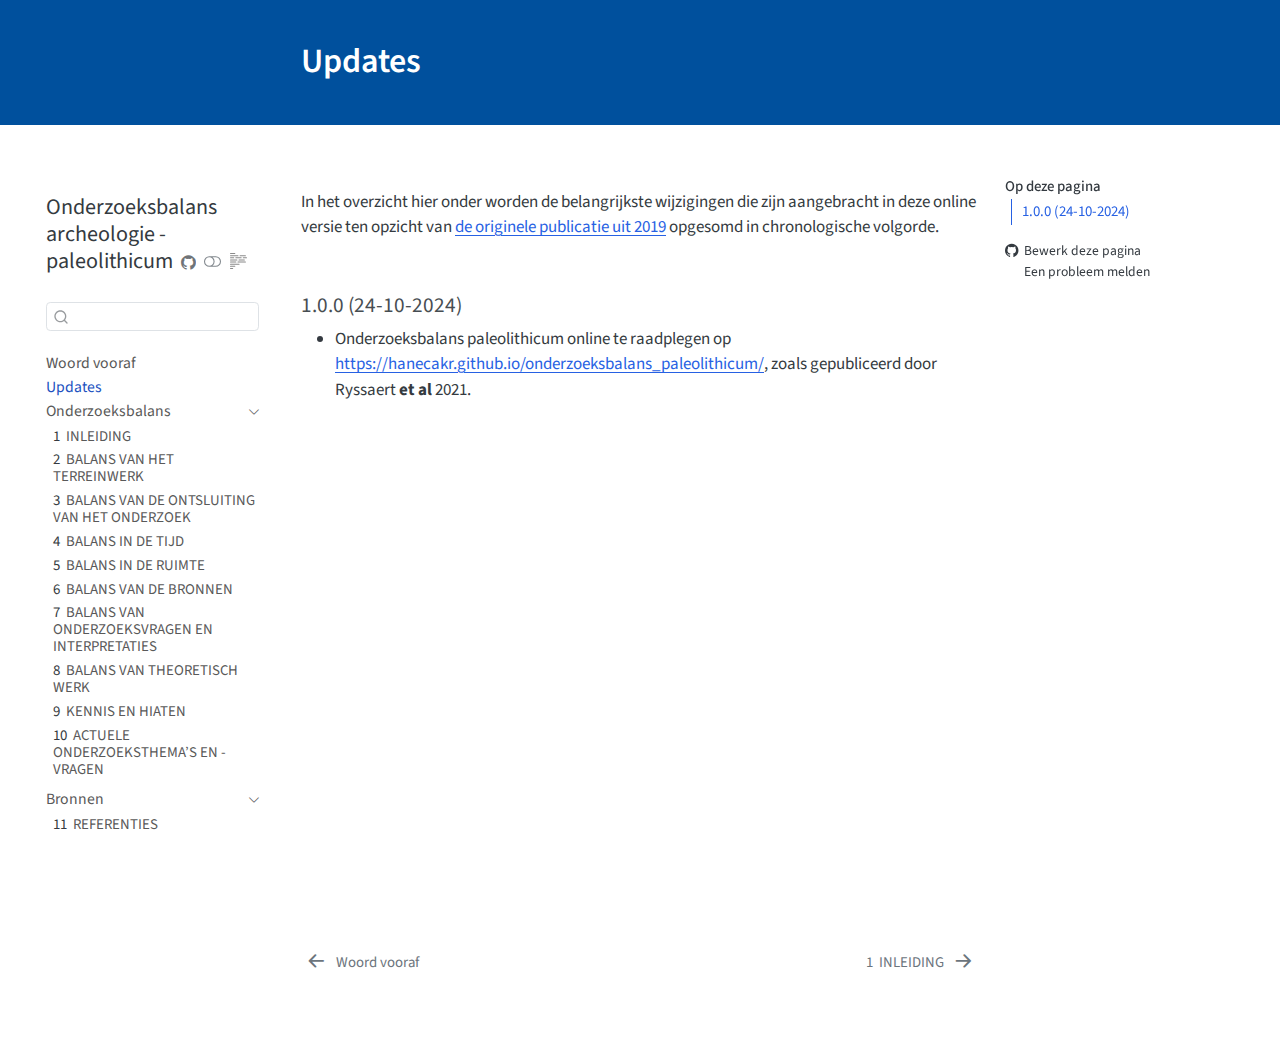
<file: docs/00_OBPALEO_wijzigingen.html>
<!DOCTYPE html>
<html xmlns="http://www.w3.org/1999/xhtml" lang="nl" xml:lang="nl"><head>

<meta charset="utf-8">
<meta name="generator" content="quarto-1.5.57">

<meta name="viewport" content="width=device-width, initial-scale=1.0, user-scalable=yes">


<title>Updates – Onderzoeksbalans archeologie - paleolithicum</title>
<style>
code{white-space: pre-wrap;}
span.smallcaps{font-variant: small-caps;}
div.columns{display: flex; gap: min(4vw, 1.5em);}
div.column{flex: auto; overflow-x: auto;}
div.hanging-indent{margin-left: 1.5em; text-indent: -1.5em;}
ul.task-list{list-style: none;}
ul.task-list li input[type="checkbox"] {
  width: 0.8em;
  margin: 0 0.8em 0.2em -1em; /* quarto-specific, see https://github.com/quarto-dev/quarto-cli/issues/4556 */ 
  vertical-align: middle;
}
</style>


<script src="site_libs/quarto-nav/quarto-nav.js"></script>
<script src="site_libs/quarto-nav/headroom.min.js"></script>
<script src="site_libs/clipboard/clipboard.min.js"></script>
<script src="site_libs/quarto-search/autocomplete.umd.js"></script>
<script src="site_libs/quarto-search/fuse.min.js"></script>
<script src="site_libs/quarto-search/quarto-search.js"></script>
<meta name="quarto:offset" content="./">
<link href="./OBPALEO_01.html" rel="next">
<link href="./index.html" rel="prev">
<script src="site_libs/quarto-html/quarto.js"></script>
<script src="site_libs/quarto-html/popper.min.js"></script>
<script src="site_libs/quarto-html/tippy.umd.min.js"></script>
<script src="site_libs/quarto-html/anchor.min.js"></script>
<link href="site_libs/quarto-html/tippy.css" rel="stylesheet">
<link href="site_libs/quarto-html/quarto-syntax-highlighting.css" rel="stylesheet" class="quarto-color-scheme" id="quarto-text-highlighting-styles">
<link href="site_libs/quarto-html/quarto-syntax-highlighting-dark.css" rel="prefetch" class="quarto-color-scheme quarto-color-alternate" id="quarto-text-highlighting-styles">
<script src="site_libs/bootstrap/bootstrap.min.js"></script>
<link href="site_libs/bootstrap/bootstrap-icons.css" rel="stylesheet">
<link href="site_libs/bootstrap/bootstrap.min.css" rel="stylesheet" class="quarto-color-scheme" id="quarto-bootstrap" data-mode="light">
<link href="site_libs/bootstrap/bootstrap-dark.min.css" rel="prefetch" class="quarto-color-scheme quarto-color-alternate" id="quarto-bootstrap" data-mode="dark">
<script id="quarto-search-options" type="application/json">{
  "location": "sidebar",
  "copy-button": false,
  "collapse-after": 3,
  "panel-placement": "start",
  "type": "textbox",
  "limit": 50,
  "keyboard-shortcut": [
    "f",
    "/",
    "s"
  ],
  "show-item-context": false,
  "language": {
    "search-no-results-text": "Geen resultaat",
    "search-matching-documents-text": "Gevonden documenten",
    "search-copy-link-title": "Kopieer link om te zoeken",
    "search-hide-matches-text": "Extra overeenkomsten verbergen",
    "search-more-match-text": "meer overeenkomst in dit document",
    "search-more-matches-text": "meer overeenkomsten in dit document",
    "search-clear-button-title": "Wissen",
    "search-text-placeholder": "",
    "search-detached-cancel-button-title": "Annuleren",
    "search-submit-button-title": "Verzenden",
    "search-label": "Zoeken"
  }
}</script>
<style>

      .quarto-title-block .quarto-title-banner h1,
      .quarto-title-block .quarto-title-banner h2,
      .quarto-title-block .quarto-title-banner h3,
      .quarto-title-block .quarto-title-banner h4,
      .quarto-title-block .quarto-title-banner h5,
      .quarto-title-block .quarto-title-banner h6
      {
        color: white;
      }

      .quarto-title-block .quarto-title-banner {
        color: white;
background: #00509d;
      }
</style>


</head>

<body class="nav-sidebar floating">

<div id="quarto-search-results"></div>
  <header id="quarto-header" class="headroom fixed-top quarto-banner">
  <nav class="quarto-secondary-nav">
    <div class="container-fluid d-flex">
      <button type="button" class="quarto-btn-toggle btn" data-bs-toggle="collapse" role="button" data-bs-target=".quarto-sidebar-collapse-item" aria-controls="quarto-sidebar" aria-expanded="false" aria-label="Schakel zijbalknavigatie" onclick="if (window.quartoToggleHeadroom) { window.quartoToggleHeadroom(); }">
        <i class="bi bi-layout-text-sidebar-reverse"></i>
      </button>
        <a class="flex-grow-1 no-decor" role="navigation" data-bs-toggle="collapse" data-bs-target=".quarto-sidebar-collapse-item" aria-controls="quarto-sidebar" aria-expanded="false" aria-label="Schakel zijbalknavigatie" onclick="if (window.quartoToggleHeadroom) { window.quartoToggleHeadroom(); }">      
          <h1 class="quarto-secondary-nav-title">Updates</h1>
        </a>     
      <button type="button" class="btn quarto-search-button" aria-label="Zoeken" onclick="window.quartoOpenSearch();">
        <i class="bi bi-search"></i>
      </button>
    </div>
  </nav>
</header>
<!-- content -->
<header id="title-block-header" class="quarto-title-block default page-columns page-full">
  <div class="quarto-title-banner page-columns page-full">
    <div class="quarto-title column-body">
      <h1 class="title d-none d-lg-block">Updates</h1>
                      </div>
  </div>
    
  
  <div class="quarto-title-meta">

      
    
      
    </div>
    
  
  </header><div id="quarto-content" class="quarto-container page-columns page-rows-contents page-layout-article">
<!-- sidebar -->
  <nav id="quarto-sidebar" class="sidebar collapse collapse-horizontal quarto-sidebar-collapse-item sidebar-navigation floating overflow-auto">
    <div class="pt-lg-2 mt-2 text-left sidebar-header">
    <div class="sidebar-title mb-0 py-0">
      <a href="./">Onderzoeksbalans archeologie - paleolithicum</a> 
        <div class="sidebar-tools-main tools-wide">
    <a href="https://github.com/ErfgoedPublicaties/onderzoeksbalans_paleolithicum/" title="Broncode" class="quarto-navigation-tool px-1" aria-label="Broncode"><i class="bi bi-github"></i></a>
  <a href="" class="quarto-color-scheme-toggle quarto-navigation-tool  px-1" onclick="window.quartoToggleColorScheme(); return false;" title="Schakel donkere modus"><i class="bi"></i></a>
  <a href="" class="quarto-reader-toggle quarto-navigation-tool px-1" onclick="window.quartoToggleReader(); return false;" title="Schakel leesmodus">
  <div class="quarto-reader-toggle-btn">
  <i class="bi"></i>
  </div>
</a>
</div>
    </div>
      </div>
        <div class="mt-2 flex-shrink-0 align-items-center">
        <div class="sidebar-search">
        <div id="quarto-search" class="" title="Zoeken"></div>
        </div>
        </div>
    <div class="sidebar-menu-container"> 
    <ul class="list-unstyled mt-1">
        <li class="sidebar-item">
  <div class="sidebar-item-container"> 
  <a href="./index.html" class="sidebar-item-text sidebar-link">
 <span class="menu-text">Woord vooraf</span></a>
  </div>
</li>
        <li class="sidebar-item">
  <div class="sidebar-item-container"> 
  <a href="./00_OBPALEO_wijzigingen.html" class="sidebar-item-text sidebar-link active">
 <span class="menu-text">Updates</span></a>
  </div>
</li>
        <li class="sidebar-item sidebar-item-section">
      <div class="sidebar-item-container"> 
            <a class="sidebar-item-text sidebar-link text-start" data-bs-toggle="collapse" data-bs-target="#quarto-sidebar-section-1" role="navigation" aria-expanded="true">
 <span class="menu-text">Onderzoeksbalans</span></a>
          <a class="sidebar-item-toggle text-start" data-bs-toggle="collapse" data-bs-target="#quarto-sidebar-section-1" role="navigation" aria-expanded="true" aria-label="Schakel sectie">
            <i class="bi bi-chevron-right ms-2"></i>
          </a> 
      </div>
      <ul id="quarto-sidebar-section-1" class="collapse list-unstyled sidebar-section depth1 show">  
          <li class="sidebar-item">
  <div class="sidebar-item-container"> 
  <a href="./OBPALEO_01.html" class="sidebar-item-text sidebar-link">
 <span class="menu-text"><span class="chapter-number">1</span>&nbsp; <span class="chapter-title">INLEIDING</span></span></a>
  </div>
</li>
          <li class="sidebar-item">
  <div class="sidebar-item-container"> 
  <a href="./OBPALEO_02.html" class="sidebar-item-text sidebar-link">
 <span class="menu-text"><span class="chapter-number">2</span>&nbsp; <span class="chapter-title">BALANS VAN HET TERREINWERK</span></span></a>
  </div>
</li>
          <li class="sidebar-item">
  <div class="sidebar-item-container"> 
  <a href="./OBPALEO_03.html" class="sidebar-item-text sidebar-link">
 <span class="menu-text"><span class="chapter-number">3</span>&nbsp; <span class="chapter-title">BALANS VAN DE ONTSLUITING VAN HET ONDERZOEK</span></span></a>
  </div>
</li>
          <li class="sidebar-item">
  <div class="sidebar-item-container"> 
  <a href="./OBPALEO_04.html" class="sidebar-item-text sidebar-link">
 <span class="menu-text"><span class="chapter-number">4</span>&nbsp; <span class="chapter-title">BALANS IN DE TIJD</span></span></a>
  </div>
</li>
          <li class="sidebar-item">
  <div class="sidebar-item-container"> 
  <a href="./OBPALEO_05.html" class="sidebar-item-text sidebar-link">
 <span class="menu-text"><span class="chapter-number">5</span>&nbsp; <span class="chapter-title">BALANS IN DE RUIMTE</span></span></a>
  </div>
</li>
          <li class="sidebar-item">
  <div class="sidebar-item-container"> 
  <a href="./OBPALEO_06.html" class="sidebar-item-text sidebar-link">
 <span class="menu-text"><span class="chapter-number">6</span>&nbsp; <span class="chapter-title">BALANS VAN DE BRONNEN</span></span></a>
  </div>
</li>
          <li class="sidebar-item">
  <div class="sidebar-item-container"> 
  <a href="./OBPALEO_07.html" class="sidebar-item-text sidebar-link">
 <span class="menu-text"><span class="chapter-number">7</span>&nbsp; <span class="chapter-title">BALANS VAN ONDERZOEKSVRAGEN EN INTERPRETATIES</span></span></a>
  </div>
</li>
          <li class="sidebar-item">
  <div class="sidebar-item-container"> 
  <a href="./OBPALEO_08.html" class="sidebar-item-text sidebar-link">
 <span class="menu-text"><span class="chapter-number">8</span>&nbsp; <span class="chapter-title">BALANS VAN THEORETISCH WERK</span></span></a>
  </div>
</li>
          <li class="sidebar-item">
  <div class="sidebar-item-container"> 
  <a href="./OBPALEO_09.html" class="sidebar-item-text sidebar-link">
 <span class="menu-text"><span class="chapter-number">9</span>&nbsp; <span class="chapter-title">KENNIS EN HIATEN</span></span></a>
  </div>
</li>
          <li class="sidebar-item">
  <div class="sidebar-item-container"> 
  <a href="./OBPALEO_10.html" class="sidebar-item-text sidebar-link">
 <span class="menu-text"><span class="chapter-number">10</span>&nbsp; <span class="chapter-title">ACTUELE ONDERZOEKSTHEMA’S EN -VRAGEN</span></span></a>
  </div>
</li>
      </ul>
  </li>
        <li class="sidebar-item sidebar-item-section">
      <div class="sidebar-item-container"> 
            <a class="sidebar-item-text sidebar-link text-start" data-bs-toggle="collapse" data-bs-target="#quarto-sidebar-section-2" role="navigation" aria-expanded="true">
 <span class="menu-text">Bronnen</span></a>
          <a class="sidebar-item-toggle text-start" data-bs-toggle="collapse" data-bs-target="#quarto-sidebar-section-2" role="navigation" aria-expanded="true" aria-label="Schakel sectie">
            <i class="bi bi-chevron-right ms-2"></i>
          </a> 
      </div>
      <ul id="quarto-sidebar-section-2" class="collapse list-unstyled sidebar-section depth1 show">  
          <li class="sidebar-item">
  <div class="sidebar-item-container"> 
  <a href="./OBPALEO_bibliografie.html" class="sidebar-item-text sidebar-link">
 <span class="menu-text"><span class="chapter-number">11</span>&nbsp; <span class="chapter-title">REFERENTIES</span></span></a>
  </div>
</li>
      </ul>
  </li>
    </ul>
    </div>
</nav>
<div id="quarto-sidebar-glass" class="quarto-sidebar-collapse-item" data-bs-toggle="collapse" data-bs-target=".quarto-sidebar-collapse-item"></div>
<!-- margin-sidebar -->
    <div id="quarto-margin-sidebar" class="sidebar margin-sidebar">
        <nav id="TOC" role="doc-toc" class="toc-active">
    <h2 id="toc-title">Op deze pagina</h2>
   
  <ul>
  <li><a href="#section" id="toc-section" class="nav-link active" data-scroll-target="#section">1.0.0 (24-10-2024)</a></li>
  </ul>
<div class="toc-actions"><ul><li><a href="https://github.com/ErfgoedPublicaties/onderzoeksbalans_paleolithicum/edit/master/00_OBPALEO_wijzigingen.qmd" class="toc-action"><i class="bi bi-github"></i>Bewerk deze pagina</a></li><li><a href="https://github.com/ErfgoedPublicaties/onderzoeksbalans_paleolithicum/issues/new" class="toc-action"><i class="bi empty"></i>Een probleem melden</a></li></ul></div></nav>
    </div>
<!-- main -->
<main class="content quarto-banner-title-block" id="quarto-document-content">





<p>In het overzicht hier onder worden de belangrijkste wijzigingen die zijn aangebracht in deze online versie ten opzicht van <a href="https://doi.org/10.55465/FTOD7030">de originele publicatie uit 2019</a> opgesomd in chronologische volgorde. <br> <br></p>
<section id="section" class="level4">
<h4 class="anchored" data-anchor-id="section">1.0.0 (24-10-2024)</h4>
<ul>
<li>Onderzoeksbalans paleolithicum online te raadplegen op <a href="https://hanecakr.github.io/onderzoeksbalans_paleolithicum/" class="uri">https://hanecakr.github.io/onderzoeksbalans_paleolithicum/</a>, zoals gepubliceerd door Ryssaert <strong>et al</strong> 2021.</li>
</ul>


</section>

</main> <!-- /main -->
<script id="quarto-html-after-body" type="application/javascript">
window.document.addEventListener("DOMContentLoaded", function (event) {
  const toggleBodyColorMode = (bsSheetEl) => {
    const mode = bsSheetEl.getAttribute("data-mode");
    const bodyEl = window.document.querySelector("body");
    if (mode === "dark") {
      bodyEl.classList.add("quarto-dark");
      bodyEl.classList.remove("quarto-light");
    } else {
      bodyEl.classList.add("quarto-light");
      bodyEl.classList.remove("quarto-dark");
    }
  }
  const toggleBodyColorPrimary = () => {
    const bsSheetEl = window.document.querySelector("link#quarto-bootstrap");
    if (bsSheetEl) {
      toggleBodyColorMode(bsSheetEl);
    }
  }
  toggleBodyColorPrimary();  
  const disableStylesheet = (stylesheets) => {
    for (let i=0; i < stylesheets.length; i++) {
      const stylesheet = stylesheets[i];
      stylesheet.rel = 'prefetch';
    }
  }
  const enableStylesheet = (stylesheets) => {
    for (let i=0; i < stylesheets.length; i++) {
      const stylesheet = stylesheets[i];
      stylesheet.rel = 'stylesheet';
    }
  }
  const manageTransitions = (selector, allowTransitions) => {
    const els = window.document.querySelectorAll(selector);
    for (let i=0; i < els.length; i++) {
      const el = els[i];
      if (allowTransitions) {
        el.classList.remove('notransition');
      } else {
        el.classList.add('notransition');
      }
    }
  }
  const toggleGiscusIfUsed = (isAlternate, darkModeDefault) => {
    const baseTheme = document.querySelector('#giscus-base-theme')?.value ?? 'light';
    const alternateTheme = document.querySelector('#giscus-alt-theme')?.value ?? 'dark';
    let newTheme = '';
    if(darkModeDefault) {
      newTheme = isAlternate ? baseTheme : alternateTheme;
    } else {
      newTheme = isAlternate ? alternateTheme : baseTheme;
    }
    const changeGiscusTheme = () => {
      // From: https://github.com/giscus/giscus/issues/336
      const sendMessage = (message) => {
        const iframe = document.querySelector('iframe.giscus-frame');
        if (!iframe) return;
        iframe.contentWindow.postMessage({ giscus: message }, 'https://giscus.app');
      }
      sendMessage({
        setConfig: {
          theme: newTheme
        }
      });
    }
    const isGiscussLoaded = window.document.querySelector('iframe.giscus-frame') !== null;
    if (isGiscussLoaded) {
      changeGiscusTheme();
    }
  }
  const toggleColorMode = (alternate) => {
    // Switch the stylesheets
    const alternateStylesheets = window.document.querySelectorAll('link.quarto-color-scheme.quarto-color-alternate');
    manageTransitions('#quarto-margin-sidebar .nav-link', false);
    if (alternate) {
      enableStylesheet(alternateStylesheets);
      for (const sheetNode of alternateStylesheets) {
        if (sheetNode.id === "quarto-bootstrap") {
          toggleBodyColorMode(sheetNode);
        }
      }
    } else {
      disableStylesheet(alternateStylesheets);
      toggleBodyColorPrimary();
    }
    manageTransitions('#quarto-margin-sidebar .nav-link', true);
    // Switch the toggles
    const toggles = window.document.querySelectorAll('.quarto-color-scheme-toggle');
    for (let i=0; i < toggles.length; i++) {
      const toggle = toggles[i];
      if (toggle) {
        if (alternate) {
          toggle.classList.add("alternate");     
        } else {
          toggle.classList.remove("alternate");
        }
      }
    }
    // Hack to workaround the fact that safari doesn't
    // properly recolor the scrollbar when toggling (#1455)
    if (navigator.userAgent.indexOf('Safari') > 0 && navigator.userAgent.indexOf('Chrome') == -1) {
      manageTransitions("body", false);
      window.scrollTo(0, 1);
      setTimeout(() => {
        window.scrollTo(0, 0);
        manageTransitions("body", true);
      }, 40);  
    }
  }
  const isFileUrl = () => { 
    return window.location.protocol === 'file:';
  }
  const hasAlternateSentinel = () => {  
    let styleSentinel = getColorSchemeSentinel();
    if (styleSentinel !== null) {
      return styleSentinel === "alternate";
    } else {
      return false;
    }
  }
  const setStyleSentinel = (alternate) => {
    const value = alternate ? "alternate" : "default";
    if (!isFileUrl()) {
      window.localStorage.setItem("quarto-color-scheme", value);
    } else {
      localAlternateSentinel = value;
    }
  }
  const getColorSchemeSentinel = () => {
    if (!isFileUrl()) {
      const storageValue = window.localStorage.getItem("quarto-color-scheme");
      return storageValue != null ? storageValue : localAlternateSentinel;
    } else {
      return localAlternateSentinel;
    }
  }
  const darkModeDefault = false;
  let localAlternateSentinel = darkModeDefault ? 'alternate' : 'default';
  // Dark / light mode switch
  window.quartoToggleColorScheme = () => {
    // Read the current dark / light value 
    let toAlternate = !hasAlternateSentinel();
    toggleColorMode(toAlternate);
    setStyleSentinel(toAlternate);
    toggleGiscusIfUsed(toAlternate, darkModeDefault);
  };
  // Ensure there is a toggle, if there isn't float one in the top right
  if (window.document.querySelector('.quarto-color-scheme-toggle') === null) {
    const a = window.document.createElement('a');
    a.classList.add('top-right');
    a.classList.add('quarto-color-scheme-toggle');
    a.href = "";
    a.onclick = function() { try { window.quartoToggleColorScheme(); } catch {} return false; };
    const i = window.document.createElement("i");
    i.classList.add('bi');
    a.appendChild(i);
    window.document.body.appendChild(a);
  }
  // Switch to dark mode if need be
  if (hasAlternateSentinel()) {
    toggleColorMode(true);
  } else {
    toggleColorMode(false);
  }
  const icon = "";
  const anchorJS = new window.AnchorJS();
  anchorJS.options = {
    placement: 'right',
    icon: icon
  };
  anchorJS.add('.anchored');
  const isCodeAnnotation = (el) => {
    for (const clz of el.classList) {
      if (clz.startsWith('code-annotation-')) {                     
        return true;
      }
    }
    return false;
  }
  const onCopySuccess = function(e) {
    // button target
    const button = e.trigger;
    // don't keep focus
    button.blur();
    // flash "checked"
    button.classList.add('code-copy-button-checked');
    var currentTitle = button.getAttribute("title");
    button.setAttribute("title", "Gekopieerd!");
    let tooltip;
    if (window.bootstrap) {
      button.setAttribute("data-bs-toggle", "tooltip");
      button.setAttribute("data-bs-placement", "left");
      button.setAttribute("data-bs-title", "Gekopieerd!");
      tooltip = new bootstrap.Tooltip(button, 
        { trigger: "manual", 
          customClass: "code-copy-button-tooltip",
          offset: [0, -8]});
      tooltip.show();    
    }
    setTimeout(function() {
      if (tooltip) {
        tooltip.hide();
        button.removeAttribute("data-bs-title");
        button.removeAttribute("data-bs-toggle");
        button.removeAttribute("data-bs-placement");
      }
      button.setAttribute("title", currentTitle);
      button.classList.remove('code-copy-button-checked');
    }, 1000);
    // clear code selection
    e.clearSelection();
  }
  const getTextToCopy = function(trigger) {
      const codeEl = trigger.previousElementSibling.cloneNode(true);
      for (const childEl of codeEl.children) {
        if (isCodeAnnotation(childEl)) {
          childEl.remove();
        }
      }
      return codeEl.innerText;
  }
  const clipboard = new window.ClipboardJS('.code-copy-button:not([data-in-quarto-modal])', {
    text: getTextToCopy
  });
  clipboard.on('success', onCopySuccess);
  if (window.document.getElementById('quarto-embedded-source-code-modal')) {
    // For code content inside modals, clipBoardJS needs to be initialized with a container option
    // TODO: Check when it could be a function (https://github.com/zenorocha/clipboard.js/issues/860)
    const clipboardModal = new window.ClipboardJS('.code-copy-button[data-in-quarto-modal]', {
      text: getTextToCopy,
      container: window.document.getElementById('quarto-embedded-source-code-modal')
    });
    clipboardModal.on('success', onCopySuccess);
  }
    var localhostRegex = new RegExp(/^(?:http|https):\/\/localhost\:?[0-9]*\//);
    var mailtoRegex = new RegExp(/^mailto:/);
      var filterRegex = new RegExp("https:\/\/publicaties\.onroerenderfgoed\.be\/onderzoeksbalans_paleolithicum\/");
    var isInternal = (href) => {
        return filterRegex.test(href) || localhostRegex.test(href) || mailtoRegex.test(href);
    }
    // Inspect non-navigation links and adorn them if external
 	var links = window.document.querySelectorAll('a[href]:not(.nav-link):not(.navbar-brand):not(.toc-action):not(.sidebar-link):not(.sidebar-item-toggle):not(.pagination-link):not(.no-external):not([aria-hidden]):not(.dropdown-item):not(.quarto-navigation-tool):not(.about-link)');
    for (var i=0; i<links.length; i++) {
      const link = links[i];
      if (!isInternal(link.href)) {
        // undo the damage that might have been done by quarto-nav.js in the case of
        // links that we want to consider external
        if (link.dataset.originalHref !== undefined) {
          link.href = link.dataset.originalHref;
        }
          // target, if specified
          link.setAttribute("target", "_blank");
          if (link.getAttribute("rel") === null) {
            link.setAttribute("rel", "noopener");
          }
      }
    }
  function tippyHover(el, contentFn, onTriggerFn, onUntriggerFn) {
    const config = {
      allowHTML: true,
      maxWidth: 500,
      delay: 100,
      arrow: false,
      appendTo: function(el) {
          return el.parentElement;
      },
      interactive: true,
      interactiveBorder: 10,
      theme: 'quarto',
      placement: 'bottom-start',
    };
    if (contentFn) {
      config.content = contentFn;
    }
    if (onTriggerFn) {
      config.onTrigger = onTriggerFn;
    }
    if (onUntriggerFn) {
      config.onUntrigger = onUntriggerFn;
    }
    window.tippy(el, config); 
  }
  const noterefs = window.document.querySelectorAll('a[role="doc-noteref"]');
  for (var i=0; i<noterefs.length; i++) {
    const ref = noterefs[i];
    tippyHover(ref, function() {
      // use id or data attribute instead here
      let href = ref.getAttribute('data-footnote-href') || ref.getAttribute('href');
      try { href = new URL(href).hash; } catch {}
      const id = href.replace(/^#\/?/, "");
      const note = window.document.getElementById(id);
      if (note) {
        return note.innerHTML;
      } else {
        return "";
      }
    });
  }
  const xrefs = window.document.querySelectorAll('a.quarto-xref');
  const processXRef = (id, note) => {
    // Strip column container classes
    const stripColumnClz = (el) => {
      el.classList.remove("page-full", "page-columns");
      if (el.children) {
        for (const child of el.children) {
          stripColumnClz(child);
        }
      }
    }
    stripColumnClz(note)
    if (id === null || id.startsWith('sec-')) {
      // Special case sections, only their first couple elements
      const container = document.createElement("div");
      if (note.children && note.children.length > 2) {
        container.appendChild(note.children[0].cloneNode(true));
        for (let i = 1; i < note.children.length; i++) {
          const child = note.children[i];
          if (child.tagName === "P" && child.innerText === "") {
            continue;
          } else {
            container.appendChild(child.cloneNode(true));
            break;
          }
        }
        if (window.Quarto?.typesetMath) {
          window.Quarto.typesetMath(container);
        }
        return container.innerHTML
      } else {
        if (window.Quarto?.typesetMath) {
          window.Quarto.typesetMath(note);
        }
        return note.innerHTML;
      }
    } else {
      // Remove any anchor links if they are present
      const anchorLink = note.querySelector('a.anchorjs-link');
      if (anchorLink) {
        anchorLink.remove();
      }
      if (window.Quarto?.typesetMath) {
        window.Quarto.typesetMath(note);
      }
      // TODO in 1.5, we should make sure this works without a callout special case
      if (note.classList.contains("callout")) {
        return note.outerHTML;
      } else {
        return note.innerHTML;
      }
    }
  }
  for (var i=0; i<xrefs.length; i++) {
    const xref = xrefs[i];
    tippyHover(xref, undefined, function(instance) {
      instance.disable();
      let url = xref.getAttribute('href');
      let hash = undefined; 
      if (url.startsWith('#')) {
        hash = url;
      } else {
        try { hash = new URL(url).hash; } catch {}
      }
      if (hash) {
        const id = hash.replace(/^#\/?/, "");
        const note = window.document.getElementById(id);
        if (note !== null) {
          try {
            const html = processXRef(id, note.cloneNode(true));
            instance.setContent(html);
          } finally {
            instance.enable();
            instance.show();
          }
        } else {
          // See if we can fetch this
          fetch(url.split('#')[0])
          .then(res => res.text())
          .then(html => {
            const parser = new DOMParser();
            const htmlDoc = parser.parseFromString(html, "text/html");
            const note = htmlDoc.getElementById(id);
            if (note !== null) {
              const html = processXRef(id, note);
              instance.setContent(html);
            } 
          }).finally(() => {
            instance.enable();
            instance.show();
          });
        }
      } else {
        // See if we can fetch a full url (with no hash to target)
        // This is a special case and we should probably do some content thinning / targeting
        fetch(url)
        .then(res => res.text())
        .then(html => {
          const parser = new DOMParser();
          const htmlDoc = parser.parseFromString(html, "text/html");
          const note = htmlDoc.querySelector('main.content');
          if (note !== null) {
            // This should only happen for chapter cross references
            // (since there is no id in the URL)
            // remove the first header
            if (note.children.length > 0 && note.children[0].tagName === "HEADER") {
              note.children[0].remove();
            }
            const html = processXRef(null, note);
            instance.setContent(html);
          } 
        }).finally(() => {
          instance.enable();
          instance.show();
        });
      }
    }, function(instance) {
    });
  }
      let selectedAnnoteEl;
      const selectorForAnnotation = ( cell, annotation) => {
        let cellAttr = 'data-code-cell="' + cell + '"';
        let lineAttr = 'data-code-annotation="' +  annotation + '"';
        const selector = 'span[' + cellAttr + '][' + lineAttr + ']';
        return selector;
      }
      const selectCodeLines = (annoteEl) => {
        const doc = window.document;
        const targetCell = annoteEl.getAttribute("data-target-cell");
        const targetAnnotation = annoteEl.getAttribute("data-target-annotation");
        const annoteSpan = window.document.querySelector(selectorForAnnotation(targetCell, targetAnnotation));
        const lines = annoteSpan.getAttribute("data-code-lines").split(",");
        const lineIds = lines.map((line) => {
          return targetCell + "-" + line;
        })
        let top = null;
        let height = null;
        let parent = null;
        if (lineIds.length > 0) {
            //compute the position of the single el (top and bottom and make a div)
            const el = window.document.getElementById(lineIds[0]);
            top = el.offsetTop;
            height = el.offsetHeight;
            parent = el.parentElement.parentElement;
          if (lineIds.length > 1) {
            const lastEl = window.document.getElementById(lineIds[lineIds.length - 1]);
            const bottom = lastEl.offsetTop + lastEl.offsetHeight;
            height = bottom - top;
          }
          if (top !== null && height !== null && parent !== null) {
            // cook up a div (if necessary) and position it 
            let div = window.document.getElementById("code-annotation-line-highlight");
            if (div === null) {
              div = window.document.createElement("div");
              div.setAttribute("id", "code-annotation-line-highlight");
              div.style.position = 'absolute';
              parent.appendChild(div);
            }
            div.style.top = top - 2 + "px";
            div.style.height = height + 4 + "px";
            div.style.left = 0;
            let gutterDiv = window.document.getElementById("code-annotation-line-highlight-gutter");
            if (gutterDiv === null) {
              gutterDiv = window.document.createElement("div");
              gutterDiv.setAttribute("id", "code-annotation-line-highlight-gutter");
              gutterDiv.style.position = 'absolute';
              const codeCell = window.document.getElementById(targetCell);
              const gutter = codeCell.querySelector('.code-annotation-gutter');
              gutter.appendChild(gutterDiv);
            }
            gutterDiv.style.top = top - 2 + "px";
            gutterDiv.style.height = height + 4 + "px";
          }
          selectedAnnoteEl = annoteEl;
        }
      };
      const unselectCodeLines = () => {
        const elementsIds = ["code-annotation-line-highlight", "code-annotation-line-highlight-gutter"];
        elementsIds.forEach((elId) => {
          const div = window.document.getElementById(elId);
          if (div) {
            div.remove();
          }
        });
        selectedAnnoteEl = undefined;
      };
        // Handle positioning of the toggle
    window.addEventListener(
      "resize",
      throttle(() => {
        elRect = undefined;
        if (selectedAnnoteEl) {
          selectCodeLines(selectedAnnoteEl);
        }
      }, 10)
    );
    function throttle(fn, ms) {
    let throttle = false;
    let timer;
      return (...args) => {
        if(!throttle) { // first call gets through
            fn.apply(this, args);
            throttle = true;
        } else { // all the others get throttled
            if(timer) clearTimeout(timer); // cancel #2
            timer = setTimeout(() => {
              fn.apply(this, args);
              timer = throttle = false;
            }, ms);
        }
      };
    }
      // Attach click handler to the DT
      const annoteDls = window.document.querySelectorAll('dt[data-target-cell]');
      for (const annoteDlNode of annoteDls) {
        annoteDlNode.addEventListener('click', (event) => {
          const clickedEl = event.target;
          if (clickedEl !== selectedAnnoteEl) {
            unselectCodeLines();
            const activeEl = window.document.querySelector('dt[data-target-cell].code-annotation-active');
            if (activeEl) {
              activeEl.classList.remove('code-annotation-active');
            }
            selectCodeLines(clickedEl);
            clickedEl.classList.add('code-annotation-active');
          } else {
            // Unselect the line
            unselectCodeLines();
            clickedEl.classList.remove('code-annotation-active');
          }
        });
      }
  const findCites = (el) => {
    const parentEl = el.parentElement;
    if (parentEl) {
      const cites = parentEl.dataset.cites;
      if (cites) {
        return {
          el,
          cites: cites.split(' ')
        };
      } else {
        return findCites(el.parentElement)
      }
    } else {
      return undefined;
    }
  };
  var bibliorefs = window.document.querySelectorAll('a[role="doc-biblioref"]');
  for (var i=0; i<bibliorefs.length; i++) {
    const ref = bibliorefs[i];
    const citeInfo = findCites(ref);
    if (citeInfo) {
      tippyHover(citeInfo.el, function() {
        var popup = window.document.createElement('div');
        citeInfo.cites.forEach(function(cite) {
          var citeDiv = window.document.createElement('div');
          citeDiv.classList.add('hanging-indent');
          citeDiv.classList.add('csl-entry');
          var biblioDiv = window.document.getElementById('ref-' + cite);
          if (biblioDiv) {
            citeDiv.innerHTML = biblioDiv.innerHTML;
          }
          popup.appendChild(citeDiv);
        });
        return popup.innerHTML;
      });
    }
  }
});
</script>
<nav class="page-navigation">
  <div class="nav-page nav-page-previous">
      <a href="./index.html" class="pagination-link" aria-label="Woord vooraf">
        <i class="bi bi-arrow-left-short"></i> <span class="nav-page-text">Woord vooraf</span>
      </a>          
  </div>
  <div class="nav-page nav-page-next">
      <a href="./OBPALEO_01.html" class="pagination-link" aria-label="INLEIDING">
        <span class="nav-page-text"><span class="chapter-number">1</span>&nbsp; <span class="chapter-title">INLEIDING</span></span> <i class="bi bi-arrow-right-short"></i>
      </a>
  </div>
</nav>
</div> <!-- /content -->




<footer class="footer"><div class="nav-footer"><div class="nav-footer-center"><div class="toc-actions d-sm-block d-md-none"><ul><li><a href="https://github.com/ErfgoedPublicaties/onderzoeksbalans_paleolithicum/edit/master/00_OBPALEO_wijzigingen.qmd" class="toc-action"><i class="bi bi-github"></i>Bewerk deze pagina</a></li><li><a href="https://github.com/ErfgoedPublicaties/onderzoeksbalans_paleolithicum/issues/new" class="toc-action"><i class="bi empty"></i>Een probleem melden</a></li></ul></div></div></div></footer></body></html>
</file>
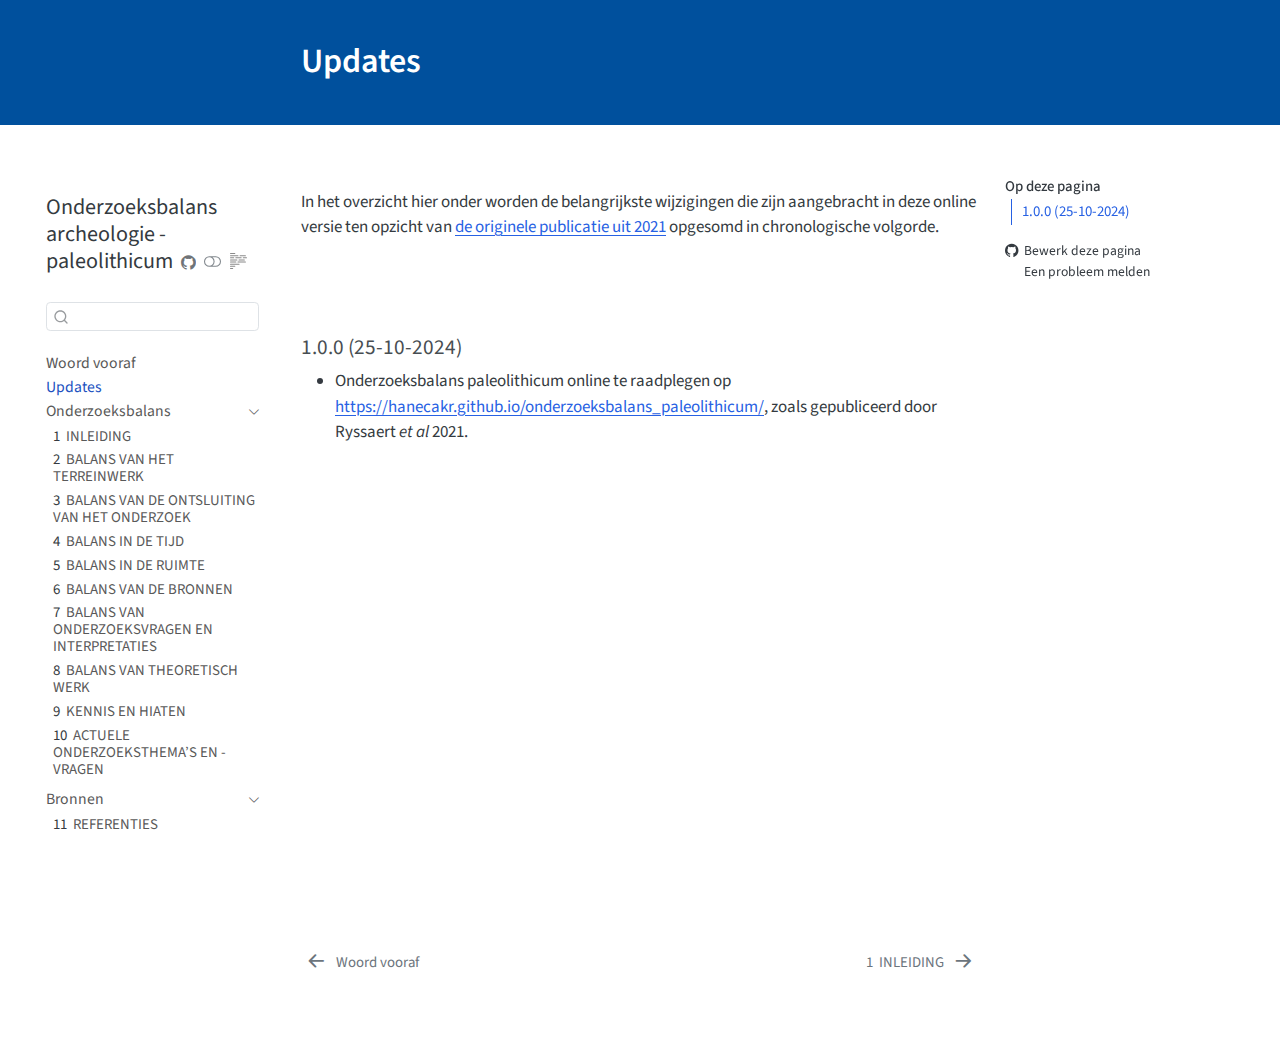
<file: docs/OBPALEO_00_wijzigingen.html>
<!DOCTYPE html>
<html xmlns="http://www.w3.org/1999/xhtml" lang="nl" xml:lang="nl"><head>

<meta charset="utf-8">
<meta name="generator" content="quarto-1.5.57">

<meta name="viewport" content="width=device-width, initial-scale=1.0, user-scalable=yes">


<title>Updates – Onderzoeksbalans archeologie - paleolithicum</title>
<style>
code{white-space: pre-wrap;}
span.smallcaps{font-variant: small-caps;}
div.columns{display: flex; gap: min(4vw, 1.5em);}
div.column{flex: auto; overflow-x: auto;}
div.hanging-indent{margin-left: 1.5em; text-indent: -1.5em;}
ul.task-list{list-style: none;}
ul.task-list li input[type="checkbox"] {
  width: 0.8em;
  margin: 0 0.8em 0.2em -1em; /* quarto-specific, see https://github.com/quarto-dev/quarto-cli/issues/4556 */ 
  vertical-align: middle;
}
</style>


<script src="site_libs/quarto-nav/quarto-nav.js"></script>
<script src="site_libs/quarto-nav/headroom.min.js"></script>
<script src="site_libs/clipboard/clipboard.min.js"></script>
<script src="site_libs/quarto-search/autocomplete.umd.js"></script>
<script src="site_libs/quarto-search/fuse.min.js"></script>
<script src="site_libs/quarto-search/quarto-search.js"></script>
<meta name="quarto:offset" content="./">
<link href="./OBPALEO_01.html" rel="next">
<link href="./index.html" rel="prev">
<script src="site_libs/quarto-html/quarto.js"></script>
<script src="site_libs/quarto-html/popper.min.js"></script>
<script src="site_libs/quarto-html/tippy.umd.min.js"></script>
<script src="site_libs/quarto-html/anchor.min.js"></script>
<link href="site_libs/quarto-html/tippy.css" rel="stylesheet">
<link href="site_libs/quarto-html/quarto-syntax-highlighting.css" rel="stylesheet" class="quarto-color-scheme" id="quarto-text-highlighting-styles">
<link href="site_libs/quarto-html/quarto-syntax-highlighting-dark.css" rel="prefetch" class="quarto-color-scheme quarto-color-alternate" id="quarto-text-highlighting-styles">
<script src="site_libs/bootstrap/bootstrap.min.js"></script>
<link href="site_libs/bootstrap/bootstrap-icons.css" rel="stylesheet">
<link href="site_libs/bootstrap/bootstrap.min.css" rel="stylesheet" class="quarto-color-scheme" id="quarto-bootstrap" data-mode="light">
<link href="site_libs/bootstrap/bootstrap-dark.min.css" rel="prefetch" class="quarto-color-scheme quarto-color-alternate" id="quarto-bootstrap" data-mode="dark">
<script id="quarto-search-options" type="application/json">{
  "location": "sidebar",
  "copy-button": false,
  "collapse-after": 3,
  "panel-placement": "start",
  "type": "textbox",
  "limit": 50,
  "keyboard-shortcut": [
    "f",
    "/",
    "s"
  ],
  "show-item-context": false,
  "language": {
    "search-no-results-text": "Geen resultaat",
    "search-matching-documents-text": "Gevonden documenten",
    "search-copy-link-title": "Kopieer link om te zoeken",
    "search-hide-matches-text": "Extra overeenkomsten verbergen",
    "search-more-match-text": "meer overeenkomst in dit document",
    "search-more-matches-text": "meer overeenkomsten in dit document",
    "search-clear-button-title": "Wissen",
    "search-text-placeholder": "",
    "search-detached-cancel-button-title": "Annuleren",
    "search-submit-button-title": "Verzenden",
    "search-label": "Zoeken"
  }
}</script>
<style>

      .quarto-title-block .quarto-title-banner h1,
      .quarto-title-block .quarto-title-banner h2,
      .quarto-title-block .quarto-title-banner h3,
      .quarto-title-block .quarto-title-banner h4,
      .quarto-title-block .quarto-title-banner h5,
      .quarto-title-block .quarto-title-banner h6
      {
        color: white;
      }

      .quarto-title-block .quarto-title-banner {
        color: white;
background: #00509d;
      }
</style>


</head>

<body class="nav-sidebar floating">

<div id="quarto-search-results"></div>
  <header id="quarto-header" class="headroom fixed-top quarto-banner">
  <nav class="quarto-secondary-nav">
    <div class="container-fluid d-flex">
      <button type="button" class="quarto-btn-toggle btn" data-bs-toggle="collapse" role="button" data-bs-target=".quarto-sidebar-collapse-item" aria-controls="quarto-sidebar" aria-expanded="false" aria-label="Schakel zijbalknavigatie" onclick="if (window.quartoToggleHeadroom) { window.quartoToggleHeadroom(); }">
        <i class="bi bi-layout-text-sidebar-reverse"></i>
      </button>
        <a class="flex-grow-1 no-decor" role="navigation" data-bs-toggle="collapse" data-bs-target=".quarto-sidebar-collapse-item" aria-controls="quarto-sidebar" aria-expanded="false" aria-label="Schakel zijbalknavigatie" onclick="if (window.quartoToggleHeadroom) { window.quartoToggleHeadroom(); }">      
          <h1 class="quarto-secondary-nav-title">Updates</h1>
        </a>     
      <button type="button" class="btn quarto-search-button" aria-label="Zoeken" onclick="window.quartoOpenSearch();">
        <i class="bi bi-search"></i>
      </button>
    </div>
  </nav>
</header>
<!-- content -->
<header id="title-block-header" class="quarto-title-block default page-columns page-full">
  <div class="quarto-title-banner page-columns page-full">
    <div class="quarto-title column-body">
      <h1 class="title d-none d-lg-block">Updates</h1>
                      </div>
  </div>
    
  
  <div class="quarto-title-meta">

      
    
      
    </div>
    
  
  </header><div id="quarto-content" class="quarto-container page-columns page-rows-contents page-layout-article">
<!-- sidebar -->
  <nav id="quarto-sidebar" class="sidebar collapse collapse-horizontal quarto-sidebar-collapse-item sidebar-navigation floating overflow-auto">
    <div class="pt-lg-2 mt-2 text-left sidebar-header">
    <div class="sidebar-title mb-0 py-0">
      <a href="./">Onderzoeksbalans archeologie - paleolithicum</a> 
        <div class="sidebar-tools-main tools-wide">
    <a href="https://github.com/hanecakr/onderzoeksbalans_paleolithicum" title="Broncode" class="quarto-navigation-tool px-1" aria-label="Broncode"><i class="bi bi-github"></i></a>
  <a href="" class="quarto-color-scheme-toggle quarto-navigation-tool  px-1" onclick="window.quartoToggleColorScheme(); return false;" title="Schakel donkere modus"><i class="bi"></i></a>
  <a href="" class="quarto-reader-toggle quarto-navigation-tool px-1" onclick="window.quartoToggleReader(); return false;" title="Schakel leesmodus">
  <div class="quarto-reader-toggle-btn">
  <i class="bi"></i>
  </div>
</a>
</div>
    </div>
      </div>
        <div class="mt-2 flex-shrink-0 align-items-center">
        <div class="sidebar-search">
        <div id="quarto-search" class="" title="Zoeken"></div>
        </div>
        </div>
    <div class="sidebar-menu-container"> 
    <ul class="list-unstyled mt-1">
        <li class="sidebar-item">
  <div class="sidebar-item-container"> 
  <a href="./index.html" class="sidebar-item-text sidebar-link">
 <span class="menu-text">Woord vooraf</span></a>
  </div>
</li>
        <li class="sidebar-item">
  <div class="sidebar-item-container"> 
  <a href="./OBPALEO_00_wijzigingen.html" class="sidebar-item-text sidebar-link active">
 <span class="menu-text">Updates</span></a>
  </div>
</li>
        <li class="sidebar-item sidebar-item-section">
      <div class="sidebar-item-container"> 
            <a class="sidebar-item-text sidebar-link text-start" data-bs-toggle="collapse" data-bs-target="#quarto-sidebar-section-1" role="navigation" aria-expanded="true">
 <span class="menu-text">Onderzoeksbalans</span></a>
          <a class="sidebar-item-toggle text-start" data-bs-toggle="collapse" data-bs-target="#quarto-sidebar-section-1" role="navigation" aria-expanded="true" aria-label="Schakel sectie">
            <i class="bi bi-chevron-right ms-2"></i>
          </a> 
      </div>
      <ul id="quarto-sidebar-section-1" class="collapse list-unstyled sidebar-section depth1 show">  
          <li class="sidebar-item">
  <div class="sidebar-item-container"> 
  <a href="./OBPALEO_01.html" class="sidebar-item-text sidebar-link">
 <span class="menu-text"><span class="chapter-number">1</span>&nbsp; <span class="chapter-title">INLEIDING</span></span></a>
  </div>
</li>
          <li class="sidebar-item">
  <div class="sidebar-item-container"> 
  <a href="./OBPALEO_02.html" class="sidebar-item-text sidebar-link">
 <span class="menu-text"><span class="chapter-number">2</span>&nbsp; <span class="chapter-title">BALANS VAN HET TERREINWERK</span></span></a>
  </div>
</li>
          <li class="sidebar-item">
  <div class="sidebar-item-container"> 
  <a href="./OBPALEO_03.html" class="sidebar-item-text sidebar-link">
 <span class="menu-text"><span class="chapter-number">3</span>&nbsp; <span class="chapter-title">BALANS VAN DE ONTSLUITING VAN HET ONDERZOEK</span></span></a>
  </div>
</li>
          <li class="sidebar-item">
  <div class="sidebar-item-container"> 
  <a href="./OBPALEO_04.html" class="sidebar-item-text sidebar-link">
 <span class="menu-text"><span class="chapter-number">4</span>&nbsp; <span class="chapter-title">BALANS IN DE TIJD</span></span></a>
  </div>
</li>
          <li class="sidebar-item">
  <div class="sidebar-item-container"> 
  <a href="./OBPALEO_05.html" class="sidebar-item-text sidebar-link">
 <span class="menu-text"><span class="chapter-number">5</span>&nbsp; <span class="chapter-title">BALANS IN DE RUIMTE</span></span></a>
  </div>
</li>
          <li class="sidebar-item">
  <div class="sidebar-item-container"> 
  <a href="./OBPALEO_06.html" class="sidebar-item-text sidebar-link">
 <span class="menu-text"><span class="chapter-number">6</span>&nbsp; <span class="chapter-title">BALANS VAN DE BRONNEN</span></span></a>
  </div>
</li>
          <li class="sidebar-item">
  <div class="sidebar-item-container"> 
  <a href="./OBPALEO_07.html" class="sidebar-item-text sidebar-link">
 <span class="menu-text"><span class="chapter-number">7</span>&nbsp; <span class="chapter-title">BALANS VAN ONDERZOEKSVRAGEN EN INTERPRETATIES</span></span></a>
  </div>
</li>
          <li class="sidebar-item">
  <div class="sidebar-item-container"> 
  <a href="./OBPALEO_08.html" class="sidebar-item-text sidebar-link">
 <span class="menu-text"><span class="chapter-number">8</span>&nbsp; <span class="chapter-title">BALANS VAN THEORETISCH WERK</span></span></a>
  </div>
</li>
          <li class="sidebar-item">
  <div class="sidebar-item-container"> 
  <a href="./OBPALEO_09.html" class="sidebar-item-text sidebar-link">
 <span class="menu-text"><span class="chapter-number">9</span>&nbsp; <span class="chapter-title">KENNIS EN HIATEN</span></span></a>
  </div>
</li>
          <li class="sidebar-item">
  <div class="sidebar-item-container"> 
  <a href="./OBPALEO_10.html" class="sidebar-item-text sidebar-link">
 <span class="menu-text"><span class="chapter-number">10</span>&nbsp; <span class="chapter-title">ACTUELE ONDERZOEKSTHEMA’S EN -VRAGEN</span></span></a>
  </div>
</li>
      </ul>
  </li>
        <li class="sidebar-item sidebar-item-section">
      <div class="sidebar-item-container"> 
            <a class="sidebar-item-text sidebar-link text-start" data-bs-toggle="collapse" data-bs-target="#quarto-sidebar-section-2" role="navigation" aria-expanded="true">
 <span class="menu-text">Bronnen</span></a>
          <a class="sidebar-item-toggle text-start" data-bs-toggle="collapse" data-bs-target="#quarto-sidebar-section-2" role="navigation" aria-expanded="true" aria-label="Schakel sectie">
            <i class="bi bi-chevron-right ms-2"></i>
          </a> 
      </div>
      <ul id="quarto-sidebar-section-2" class="collapse list-unstyled sidebar-section depth1 show">  
          <li class="sidebar-item">
  <div class="sidebar-item-container"> 
  <a href="./OBPALEO_bibliografie.html" class="sidebar-item-text sidebar-link">
 <span class="menu-text"><span class="chapter-number">11</span>&nbsp; <span class="chapter-title">REFERENTIES</span></span></a>
  </div>
</li>
      </ul>
  </li>
    </ul>
    </div>
</nav>
<div id="quarto-sidebar-glass" class="quarto-sidebar-collapse-item" data-bs-toggle="collapse" data-bs-target=".quarto-sidebar-collapse-item"></div>
<!-- margin-sidebar -->
    <div id="quarto-margin-sidebar" class="sidebar margin-sidebar">
        <nav id="TOC" role="doc-toc" class="toc-active">
    <h2 id="toc-title">Op deze pagina</h2>
   
  <ul>
  <li><a href="#section" id="toc-section" class="nav-link active" data-scroll-target="#section">1.0.0 (25-10-2024)</a></li>
  </ul>
<div class="toc-actions"><ul><li><a href="https://github.com/hanecakr/onderzoeksbalans_paleolithicum/edit/main/OBPALEO_00_wijzigingen.qmd" class="toc-action"><i class="bi bi-github"></i>Bewerk deze pagina</a></li><li><a href="https://github.com/hanecakr/onderzoeksbalans_paleolithicum/issues/new" class="toc-action"><i class="bi empty"></i>Een probleem melden</a></li></ul></div></nav>
    </div>
<!-- main -->
<main class="content quarto-banner-title-block" id="quarto-document-content">





<p>In het overzicht hier onder worden de belangrijkste wijzigingen die zijn aangebracht in deze online versie ten opzicht van <a href="https://doi.org/10.55465/FTOD7030">de originele publicatie uit 2021</a> opgesomd in chronologische volgorde.</p>
<p><br> <br></p>
<section id="section" class="level4">
<h4 class="anchored" data-anchor-id="section">1.0.0 (25-10-2024)</h4>
<ul>
<li>Onderzoeksbalans paleolithicum online te raadplegen op <a href="https://hanecakr.github.io/onderzoeksbalans_paleolithicum/" class="uri">https://hanecakr.github.io/onderzoeksbalans_paleolithicum/</a>, zoals gepubliceerd door Ryssaert <em>et al</em> 2021.</li>
</ul>


</section>

</main> <!-- /main -->
<script id="quarto-html-after-body" type="application/javascript">
window.document.addEventListener("DOMContentLoaded", function (event) {
  const toggleBodyColorMode = (bsSheetEl) => {
    const mode = bsSheetEl.getAttribute("data-mode");
    const bodyEl = window.document.querySelector("body");
    if (mode === "dark") {
      bodyEl.classList.add("quarto-dark");
      bodyEl.classList.remove("quarto-light");
    } else {
      bodyEl.classList.add("quarto-light");
      bodyEl.classList.remove("quarto-dark");
    }
  }
  const toggleBodyColorPrimary = () => {
    const bsSheetEl = window.document.querySelector("link#quarto-bootstrap");
    if (bsSheetEl) {
      toggleBodyColorMode(bsSheetEl);
    }
  }
  toggleBodyColorPrimary();  
  const disableStylesheet = (stylesheets) => {
    for (let i=0; i < stylesheets.length; i++) {
      const stylesheet = stylesheets[i];
      stylesheet.rel = 'prefetch';
    }
  }
  const enableStylesheet = (stylesheets) => {
    for (let i=0; i < stylesheets.length; i++) {
      const stylesheet = stylesheets[i];
      stylesheet.rel = 'stylesheet';
    }
  }
  const manageTransitions = (selector, allowTransitions) => {
    const els = window.document.querySelectorAll(selector);
    for (let i=0; i < els.length; i++) {
      const el = els[i];
      if (allowTransitions) {
        el.classList.remove('notransition');
      } else {
        el.classList.add('notransition');
      }
    }
  }
  const toggleGiscusIfUsed = (isAlternate, darkModeDefault) => {
    const baseTheme = document.querySelector('#giscus-base-theme')?.value ?? 'light';
    const alternateTheme = document.querySelector('#giscus-alt-theme')?.value ?? 'dark';
    let newTheme = '';
    if(darkModeDefault) {
      newTheme = isAlternate ? baseTheme : alternateTheme;
    } else {
      newTheme = isAlternate ? alternateTheme : baseTheme;
    }
    const changeGiscusTheme = () => {
      // From: https://github.com/giscus/giscus/issues/336
      const sendMessage = (message) => {
        const iframe = document.querySelector('iframe.giscus-frame');
        if (!iframe) return;
        iframe.contentWindow.postMessage({ giscus: message }, 'https://giscus.app');
      }
      sendMessage({
        setConfig: {
          theme: newTheme
        }
      });
    }
    const isGiscussLoaded = window.document.querySelector('iframe.giscus-frame') !== null;
    if (isGiscussLoaded) {
      changeGiscusTheme();
    }
  }
  const toggleColorMode = (alternate) => {
    // Switch the stylesheets
    const alternateStylesheets = window.document.querySelectorAll('link.quarto-color-scheme.quarto-color-alternate');
    manageTransitions('#quarto-margin-sidebar .nav-link', false);
    if (alternate) {
      enableStylesheet(alternateStylesheets);
      for (const sheetNode of alternateStylesheets) {
        if (sheetNode.id === "quarto-bootstrap") {
          toggleBodyColorMode(sheetNode);
        }
      }
    } else {
      disableStylesheet(alternateStylesheets);
      toggleBodyColorPrimary();
    }
    manageTransitions('#quarto-margin-sidebar .nav-link', true);
    // Switch the toggles
    const toggles = window.document.querySelectorAll('.quarto-color-scheme-toggle');
    for (let i=0; i < toggles.length; i++) {
      const toggle = toggles[i];
      if (toggle) {
        if (alternate) {
          toggle.classList.add("alternate");     
        } else {
          toggle.classList.remove("alternate");
        }
      }
    }
    // Hack to workaround the fact that safari doesn't
    // properly recolor the scrollbar when toggling (#1455)
    if (navigator.userAgent.indexOf('Safari') > 0 && navigator.userAgent.indexOf('Chrome') == -1) {
      manageTransitions("body", false);
      window.scrollTo(0, 1);
      setTimeout(() => {
        window.scrollTo(0, 0);
        manageTransitions("body", true);
      }, 40);  
    }
  }
  const isFileUrl = () => { 
    return window.location.protocol === 'file:';
  }
  const hasAlternateSentinel = () => {  
    let styleSentinel = getColorSchemeSentinel();
    if (styleSentinel !== null) {
      return styleSentinel === "alternate";
    } else {
      return false;
    }
  }
  const setStyleSentinel = (alternate) => {
    const value = alternate ? "alternate" : "default";
    if (!isFileUrl()) {
      window.localStorage.setItem("quarto-color-scheme", value);
    } else {
      localAlternateSentinel = value;
    }
  }
  const getColorSchemeSentinel = () => {
    if (!isFileUrl()) {
      const storageValue = window.localStorage.getItem("quarto-color-scheme");
      return storageValue != null ? storageValue : localAlternateSentinel;
    } else {
      return localAlternateSentinel;
    }
  }
  const darkModeDefault = false;
  let localAlternateSentinel = darkModeDefault ? 'alternate' : 'default';
  // Dark / light mode switch
  window.quartoToggleColorScheme = () => {
    // Read the current dark / light value 
    let toAlternate = !hasAlternateSentinel();
    toggleColorMode(toAlternate);
    setStyleSentinel(toAlternate);
    toggleGiscusIfUsed(toAlternate, darkModeDefault);
  };
  // Ensure there is a toggle, if there isn't float one in the top right
  if (window.document.querySelector('.quarto-color-scheme-toggle') === null) {
    const a = window.document.createElement('a');
    a.classList.add('top-right');
    a.classList.add('quarto-color-scheme-toggle');
    a.href = "";
    a.onclick = function() { try { window.quartoToggleColorScheme(); } catch {} return false; };
    const i = window.document.createElement("i");
    i.classList.add('bi');
    a.appendChild(i);
    window.document.body.appendChild(a);
  }
  // Switch to dark mode if need be
  if (hasAlternateSentinel()) {
    toggleColorMode(true);
  } else {
    toggleColorMode(false);
  }
  const icon = "";
  const anchorJS = new window.AnchorJS();
  anchorJS.options = {
    placement: 'right',
    icon: icon
  };
  anchorJS.add('.anchored');
  const isCodeAnnotation = (el) => {
    for (const clz of el.classList) {
      if (clz.startsWith('code-annotation-')) {                     
        return true;
      }
    }
    return false;
  }
  const onCopySuccess = function(e) {
    // button target
    const button = e.trigger;
    // don't keep focus
    button.blur();
    // flash "checked"
    button.classList.add('code-copy-button-checked');
    var currentTitle = button.getAttribute("title");
    button.setAttribute("title", "Gekopieerd!");
    let tooltip;
    if (window.bootstrap) {
      button.setAttribute("data-bs-toggle", "tooltip");
      button.setAttribute("data-bs-placement", "left");
      button.setAttribute("data-bs-title", "Gekopieerd!");
      tooltip = new bootstrap.Tooltip(button, 
        { trigger: "manual", 
          customClass: "code-copy-button-tooltip",
          offset: [0, -8]});
      tooltip.show();    
    }
    setTimeout(function() {
      if (tooltip) {
        tooltip.hide();
        button.removeAttribute("data-bs-title");
        button.removeAttribute("data-bs-toggle");
        button.removeAttribute("data-bs-placement");
      }
      button.setAttribute("title", currentTitle);
      button.classList.remove('code-copy-button-checked');
    }, 1000);
    // clear code selection
    e.clearSelection();
  }
  const getTextToCopy = function(trigger) {
      const codeEl = trigger.previousElementSibling.cloneNode(true);
      for (const childEl of codeEl.children) {
        if (isCodeAnnotation(childEl)) {
          childEl.remove();
        }
      }
      return codeEl.innerText;
  }
  const clipboard = new window.ClipboardJS('.code-copy-button:not([data-in-quarto-modal])', {
    text: getTextToCopy
  });
  clipboard.on('success', onCopySuccess);
  if (window.document.getElementById('quarto-embedded-source-code-modal')) {
    // For code content inside modals, clipBoardJS needs to be initialized with a container option
    // TODO: Check when it could be a function (https://github.com/zenorocha/clipboard.js/issues/860)
    const clipboardModal = new window.ClipboardJS('.code-copy-button[data-in-quarto-modal]', {
      text: getTextToCopy,
      container: window.document.getElementById('quarto-embedded-source-code-modal')
    });
    clipboardModal.on('success', onCopySuccess);
  }
    var localhostRegex = new RegExp(/^(?:http|https):\/\/localhost\:?[0-9]*\//);
    var mailtoRegex = new RegExp(/^mailto:/);
      var filterRegex = new RegExp("https:\/\/hanecakr\.github\.io\/onderzoeksbalans_paleolithicum\/");
    var isInternal = (href) => {
        return filterRegex.test(href) || localhostRegex.test(href) || mailtoRegex.test(href);
    }
    // Inspect non-navigation links and adorn them if external
 	var links = window.document.querySelectorAll('a[href]:not(.nav-link):not(.navbar-brand):not(.toc-action):not(.sidebar-link):not(.sidebar-item-toggle):not(.pagination-link):not(.no-external):not([aria-hidden]):not(.dropdown-item):not(.quarto-navigation-tool):not(.about-link)');
    for (var i=0; i<links.length; i++) {
      const link = links[i];
      if (!isInternal(link.href)) {
        // undo the damage that might have been done by quarto-nav.js in the case of
        // links that we want to consider external
        if (link.dataset.originalHref !== undefined) {
          link.href = link.dataset.originalHref;
        }
          // target, if specified
          link.setAttribute("target", "_blank");
          if (link.getAttribute("rel") === null) {
            link.setAttribute("rel", "noopener");
          }
      }
    }
  function tippyHover(el, contentFn, onTriggerFn, onUntriggerFn) {
    const config = {
      allowHTML: true,
      maxWidth: 500,
      delay: 100,
      arrow: false,
      appendTo: function(el) {
          return el.parentElement;
      },
      interactive: true,
      interactiveBorder: 10,
      theme: 'quarto',
      placement: 'bottom-start',
    };
    if (contentFn) {
      config.content = contentFn;
    }
    if (onTriggerFn) {
      config.onTrigger = onTriggerFn;
    }
    if (onUntriggerFn) {
      config.onUntrigger = onUntriggerFn;
    }
    window.tippy(el, config); 
  }
  const noterefs = window.document.querySelectorAll('a[role="doc-noteref"]');
  for (var i=0; i<noterefs.length; i++) {
    const ref = noterefs[i];
    tippyHover(ref, function() {
      // use id or data attribute instead here
      let href = ref.getAttribute('data-footnote-href') || ref.getAttribute('href');
      try { href = new URL(href).hash; } catch {}
      const id = href.replace(/^#\/?/, "");
      const note = window.document.getElementById(id);
      if (note) {
        return note.innerHTML;
      } else {
        return "";
      }
    });
  }
  const xrefs = window.document.querySelectorAll('a.quarto-xref');
  const processXRef = (id, note) => {
    // Strip column container classes
    const stripColumnClz = (el) => {
      el.classList.remove("page-full", "page-columns");
      if (el.children) {
        for (const child of el.children) {
          stripColumnClz(child);
        }
      }
    }
    stripColumnClz(note)
    if (id === null || id.startsWith('sec-')) {
      // Special case sections, only their first couple elements
      const container = document.createElement("div");
      if (note.children && note.children.length > 2) {
        container.appendChild(note.children[0].cloneNode(true));
        for (let i = 1; i < note.children.length; i++) {
          const child = note.children[i];
          if (child.tagName === "P" && child.innerText === "") {
            continue;
          } else {
            container.appendChild(child.cloneNode(true));
            break;
          }
        }
        if (window.Quarto?.typesetMath) {
          window.Quarto.typesetMath(container);
        }
        return container.innerHTML
      } else {
        if (window.Quarto?.typesetMath) {
          window.Quarto.typesetMath(note);
        }
        return note.innerHTML;
      }
    } else {
      // Remove any anchor links if they are present
      const anchorLink = note.querySelector('a.anchorjs-link');
      if (anchorLink) {
        anchorLink.remove();
      }
      if (window.Quarto?.typesetMath) {
        window.Quarto.typesetMath(note);
      }
      // TODO in 1.5, we should make sure this works without a callout special case
      if (note.classList.contains("callout")) {
        return note.outerHTML;
      } else {
        return note.innerHTML;
      }
    }
  }
  for (var i=0; i<xrefs.length; i++) {
    const xref = xrefs[i];
    tippyHover(xref, undefined, function(instance) {
      instance.disable();
      let url = xref.getAttribute('href');
      let hash = undefined; 
      if (url.startsWith('#')) {
        hash = url;
      } else {
        try { hash = new URL(url).hash; } catch {}
      }
      if (hash) {
        const id = hash.replace(/^#\/?/, "");
        const note = window.document.getElementById(id);
        if (note !== null) {
          try {
            const html = processXRef(id, note.cloneNode(true));
            instance.setContent(html);
          } finally {
            instance.enable();
            instance.show();
          }
        } else {
          // See if we can fetch this
          fetch(url.split('#')[0])
          .then(res => res.text())
          .then(html => {
            const parser = new DOMParser();
            const htmlDoc = parser.parseFromString(html, "text/html");
            const note = htmlDoc.getElementById(id);
            if (note !== null) {
              const html = processXRef(id, note);
              instance.setContent(html);
            } 
          }).finally(() => {
            instance.enable();
            instance.show();
          });
        }
      } else {
        // See if we can fetch a full url (with no hash to target)
        // This is a special case and we should probably do some content thinning / targeting
        fetch(url)
        .then(res => res.text())
        .then(html => {
          const parser = new DOMParser();
          const htmlDoc = parser.parseFromString(html, "text/html");
          const note = htmlDoc.querySelector('main.content');
          if (note !== null) {
            // This should only happen for chapter cross references
            // (since there is no id in the URL)
            // remove the first header
            if (note.children.length > 0 && note.children[0].tagName === "HEADER") {
              note.children[0].remove();
            }
            const html = processXRef(null, note);
            instance.setContent(html);
          } 
        }).finally(() => {
          instance.enable();
          instance.show();
        });
      }
    }, function(instance) {
    });
  }
      let selectedAnnoteEl;
      const selectorForAnnotation = ( cell, annotation) => {
        let cellAttr = 'data-code-cell="' + cell + '"';
        let lineAttr = 'data-code-annotation="' +  annotation + '"';
        const selector = 'span[' + cellAttr + '][' + lineAttr + ']';
        return selector;
      }
      const selectCodeLines = (annoteEl) => {
        const doc = window.document;
        const targetCell = annoteEl.getAttribute("data-target-cell");
        const targetAnnotation = annoteEl.getAttribute("data-target-annotation");
        const annoteSpan = window.document.querySelector(selectorForAnnotation(targetCell, targetAnnotation));
        const lines = annoteSpan.getAttribute("data-code-lines").split(",");
        const lineIds = lines.map((line) => {
          return targetCell + "-" + line;
        })
        let top = null;
        let height = null;
        let parent = null;
        if (lineIds.length > 0) {
            //compute the position of the single el (top and bottom and make a div)
            const el = window.document.getElementById(lineIds[0]);
            top = el.offsetTop;
            height = el.offsetHeight;
            parent = el.parentElement.parentElement;
          if (lineIds.length > 1) {
            const lastEl = window.document.getElementById(lineIds[lineIds.length - 1]);
            const bottom = lastEl.offsetTop + lastEl.offsetHeight;
            height = bottom - top;
          }
          if (top !== null && height !== null && parent !== null) {
            // cook up a div (if necessary) and position it 
            let div = window.document.getElementById("code-annotation-line-highlight");
            if (div === null) {
              div = window.document.createElement("div");
              div.setAttribute("id", "code-annotation-line-highlight");
              div.style.position = 'absolute';
              parent.appendChild(div);
            }
            div.style.top = top - 2 + "px";
            div.style.height = height + 4 + "px";
            div.style.left = 0;
            let gutterDiv = window.document.getElementById("code-annotation-line-highlight-gutter");
            if (gutterDiv === null) {
              gutterDiv = window.document.createElement("div");
              gutterDiv.setAttribute("id", "code-annotation-line-highlight-gutter");
              gutterDiv.style.position = 'absolute';
              const codeCell = window.document.getElementById(targetCell);
              const gutter = codeCell.querySelector('.code-annotation-gutter');
              gutter.appendChild(gutterDiv);
            }
            gutterDiv.style.top = top - 2 + "px";
            gutterDiv.style.height = height + 4 + "px";
          }
          selectedAnnoteEl = annoteEl;
        }
      };
      const unselectCodeLines = () => {
        const elementsIds = ["code-annotation-line-highlight", "code-annotation-line-highlight-gutter"];
        elementsIds.forEach((elId) => {
          const div = window.document.getElementById(elId);
          if (div) {
            div.remove();
          }
        });
        selectedAnnoteEl = undefined;
      };
        // Handle positioning of the toggle
    window.addEventListener(
      "resize",
      throttle(() => {
        elRect = undefined;
        if (selectedAnnoteEl) {
          selectCodeLines(selectedAnnoteEl);
        }
      }, 10)
    );
    function throttle(fn, ms) {
    let throttle = false;
    let timer;
      return (...args) => {
        if(!throttle) { // first call gets through
            fn.apply(this, args);
            throttle = true;
        } else { // all the others get throttled
            if(timer) clearTimeout(timer); // cancel #2
            timer = setTimeout(() => {
              fn.apply(this, args);
              timer = throttle = false;
            }, ms);
        }
      };
    }
      // Attach click handler to the DT
      const annoteDls = window.document.querySelectorAll('dt[data-target-cell]');
      for (const annoteDlNode of annoteDls) {
        annoteDlNode.addEventListener('click', (event) => {
          const clickedEl = event.target;
          if (clickedEl !== selectedAnnoteEl) {
            unselectCodeLines();
            const activeEl = window.document.querySelector('dt[data-target-cell].code-annotation-active');
            if (activeEl) {
              activeEl.classList.remove('code-annotation-active');
            }
            selectCodeLines(clickedEl);
            clickedEl.classList.add('code-annotation-active');
          } else {
            // Unselect the line
            unselectCodeLines();
            clickedEl.classList.remove('code-annotation-active');
          }
        });
      }
  const findCites = (el) => {
    const parentEl = el.parentElement;
    if (parentEl) {
      const cites = parentEl.dataset.cites;
      if (cites) {
        return {
          el,
          cites: cites.split(' ')
        };
      } else {
        return findCites(el.parentElement)
      }
    } else {
      return undefined;
    }
  };
  var bibliorefs = window.document.querySelectorAll('a[role="doc-biblioref"]');
  for (var i=0; i<bibliorefs.length; i++) {
    const ref = bibliorefs[i];
    const citeInfo = findCites(ref);
    if (citeInfo) {
      tippyHover(citeInfo.el, function() {
        var popup = window.document.createElement('div');
        citeInfo.cites.forEach(function(cite) {
          var citeDiv = window.document.createElement('div');
          citeDiv.classList.add('hanging-indent');
          citeDiv.classList.add('csl-entry');
          var biblioDiv = window.document.getElementById('ref-' + cite);
          if (biblioDiv) {
            citeDiv.innerHTML = biblioDiv.innerHTML;
          }
          popup.appendChild(citeDiv);
        });
        return popup.innerHTML;
      });
    }
  }
});
</script>
<nav class="page-navigation">
  <div class="nav-page nav-page-previous">
      <a href="./index.html" class="pagination-link" aria-label="Woord vooraf">
        <i class="bi bi-arrow-left-short"></i> <span class="nav-page-text">Woord vooraf</span>
      </a>          
  </div>
  <div class="nav-page nav-page-next">
      <a href="./OBPALEO_01.html" class="pagination-link" aria-label="INLEIDING">
        <span class="nav-page-text"><span class="chapter-number">1</span>&nbsp; <span class="chapter-title">INLEIDING</span></span> <i class="bi bi-arrow-right-short"></i>
      </a>
  </div>
</nav>
</div> <!-- /content -->




<footer class="footer"><div class="nav-footer"><div class="nav-footer-center"><div class="toc-actions d-sm-block d-md-none"><ul><li><a href="https://github.com/hanecakr/onderzoeksbalans_paleolithicum/edit/main/OBPALEO_00_wijzigingen.qmd" class="toc-action"><i class="bi bi-github"></i>Bewerk deze pagina</a></li><li><a href="https://github.com/hanecakr/onderzoeksbalans_paleolithicum/issues/new" class="toc-action"><i class="bi empty"></i>Een probleem melden</a></li></ul></div></div></div></footer></body></html>
</file>
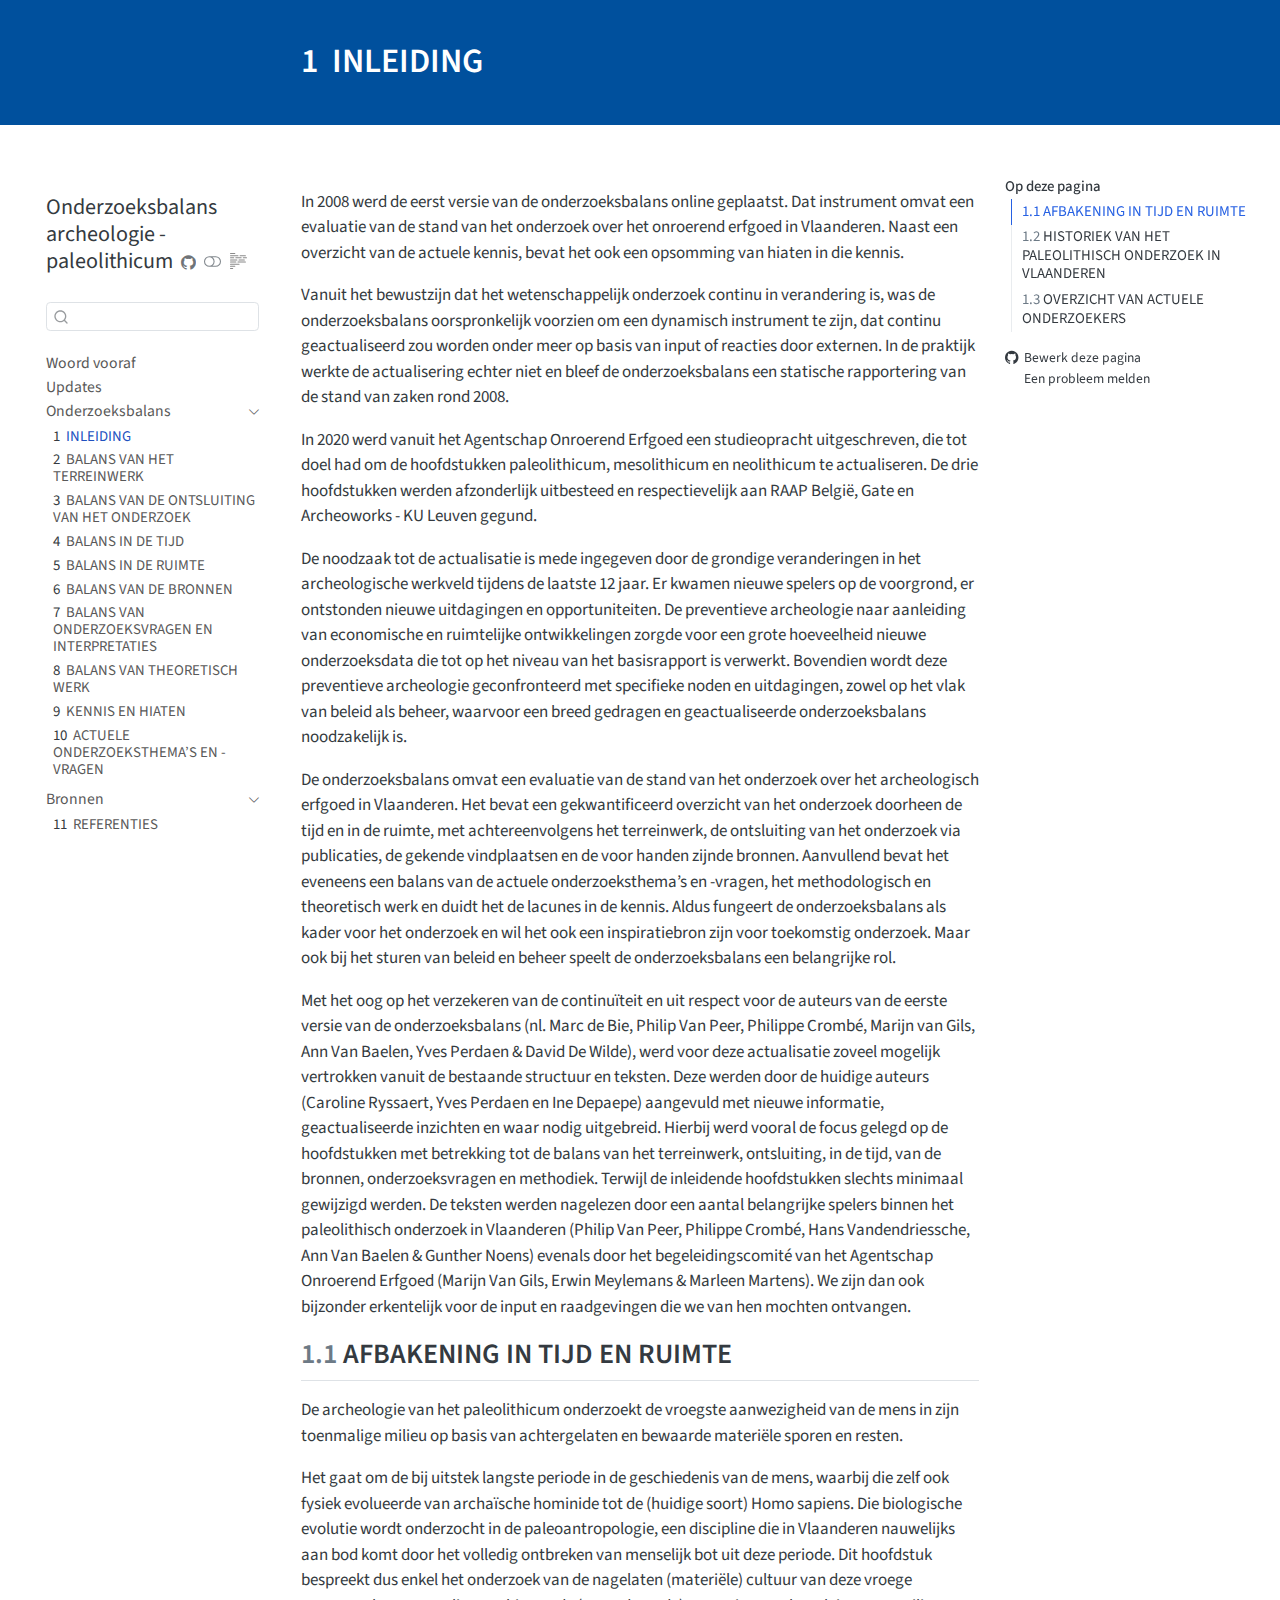
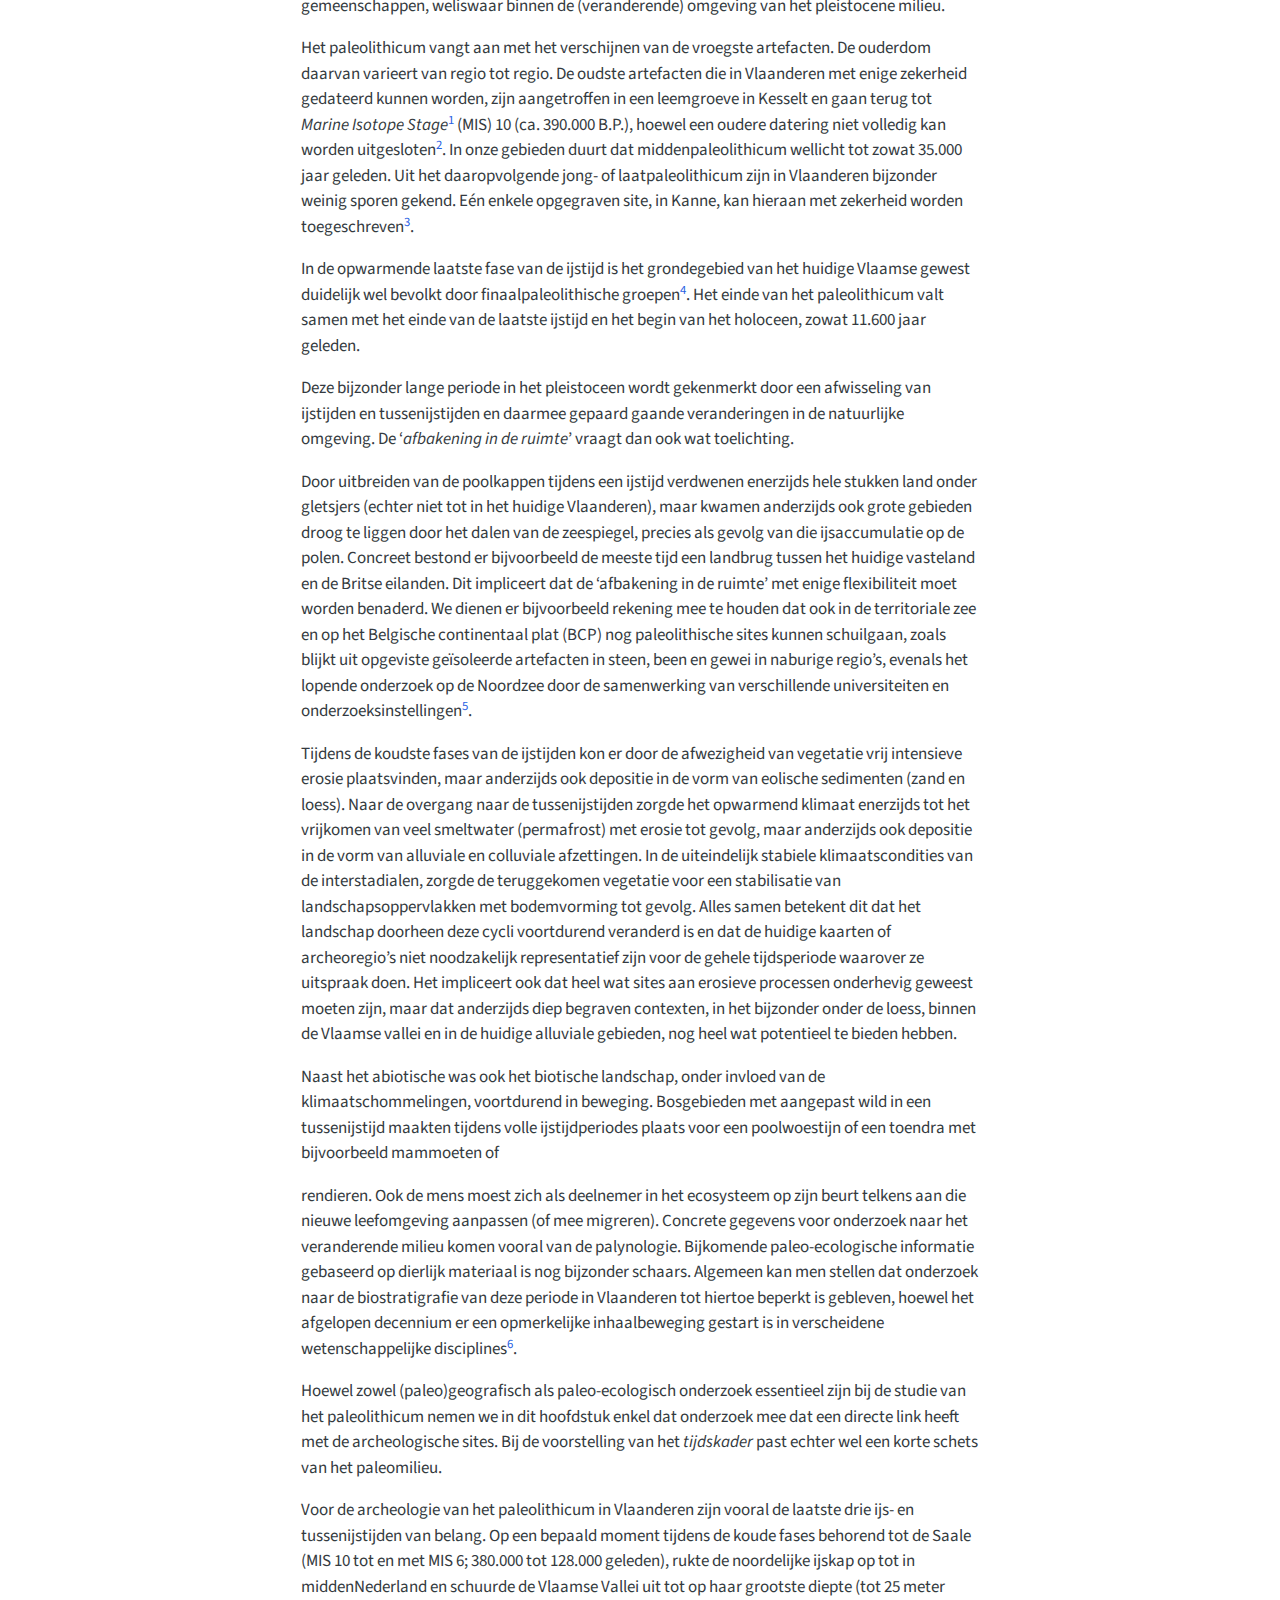
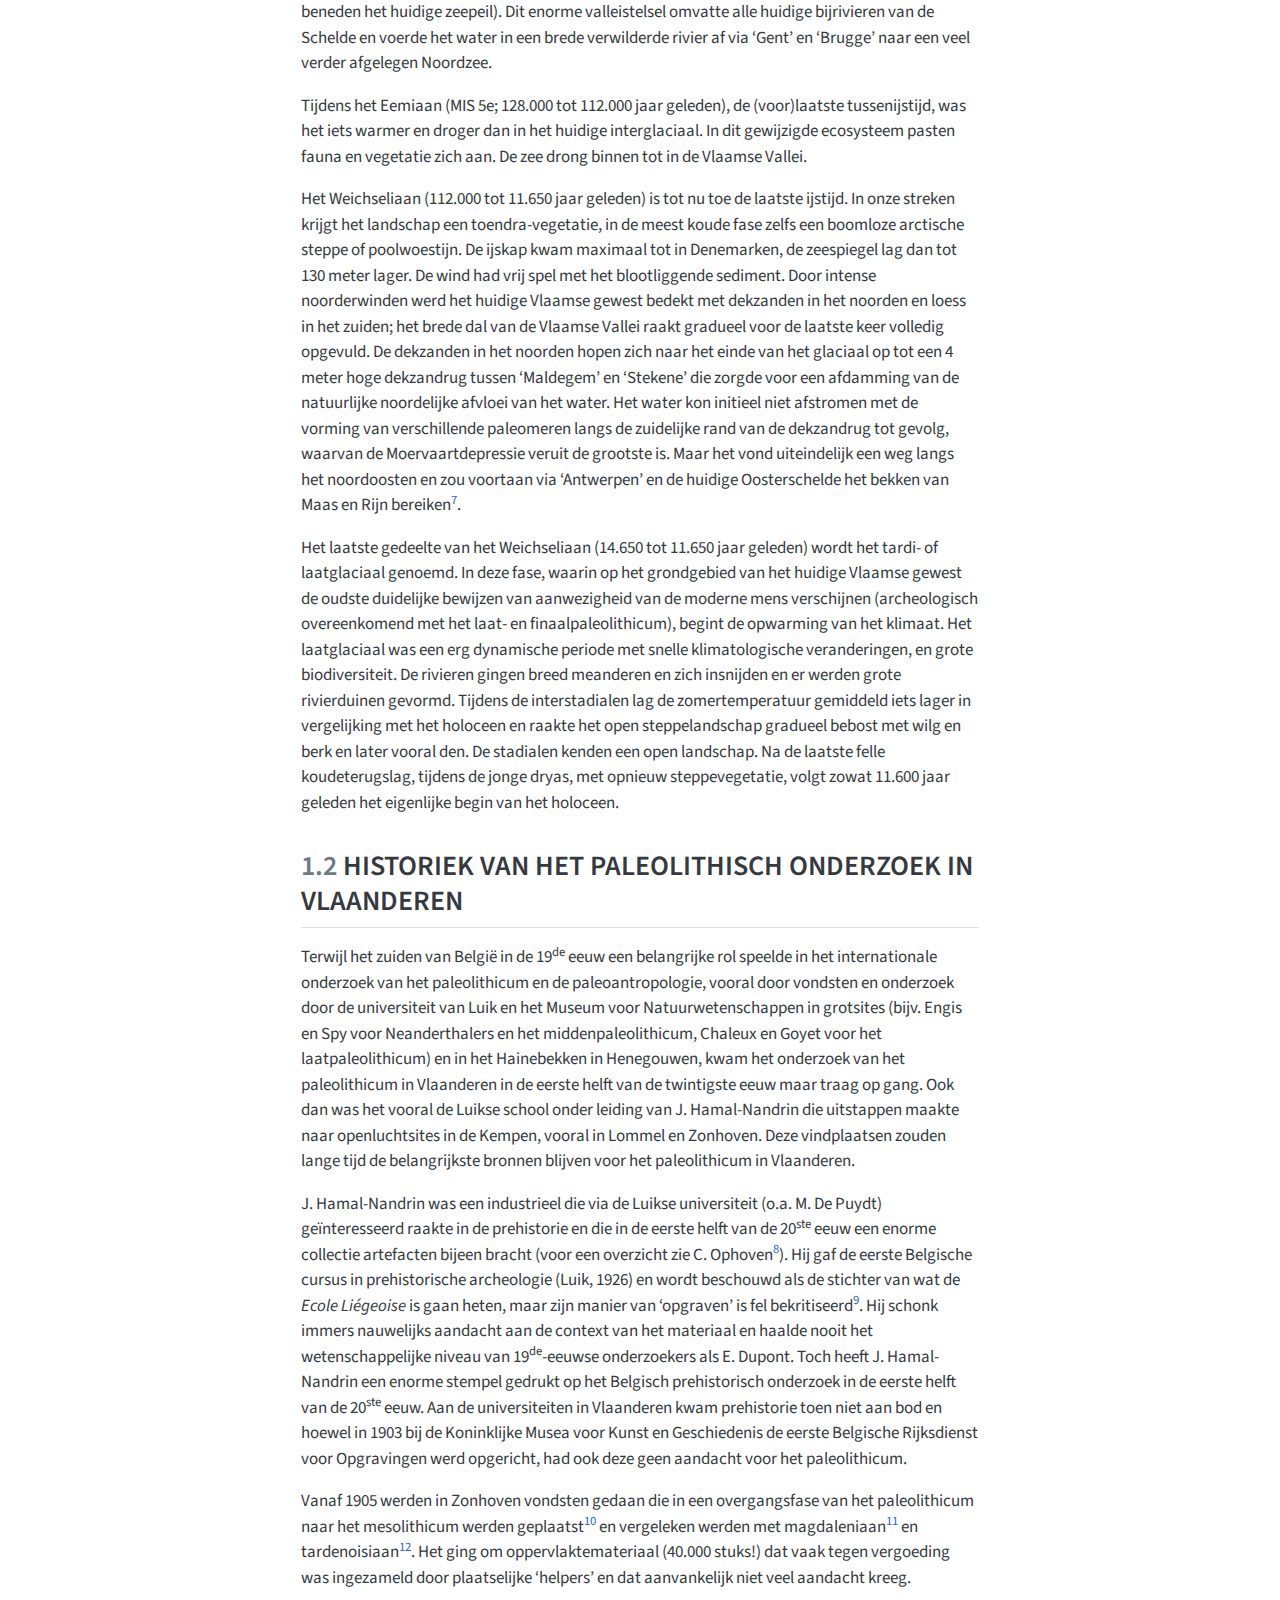
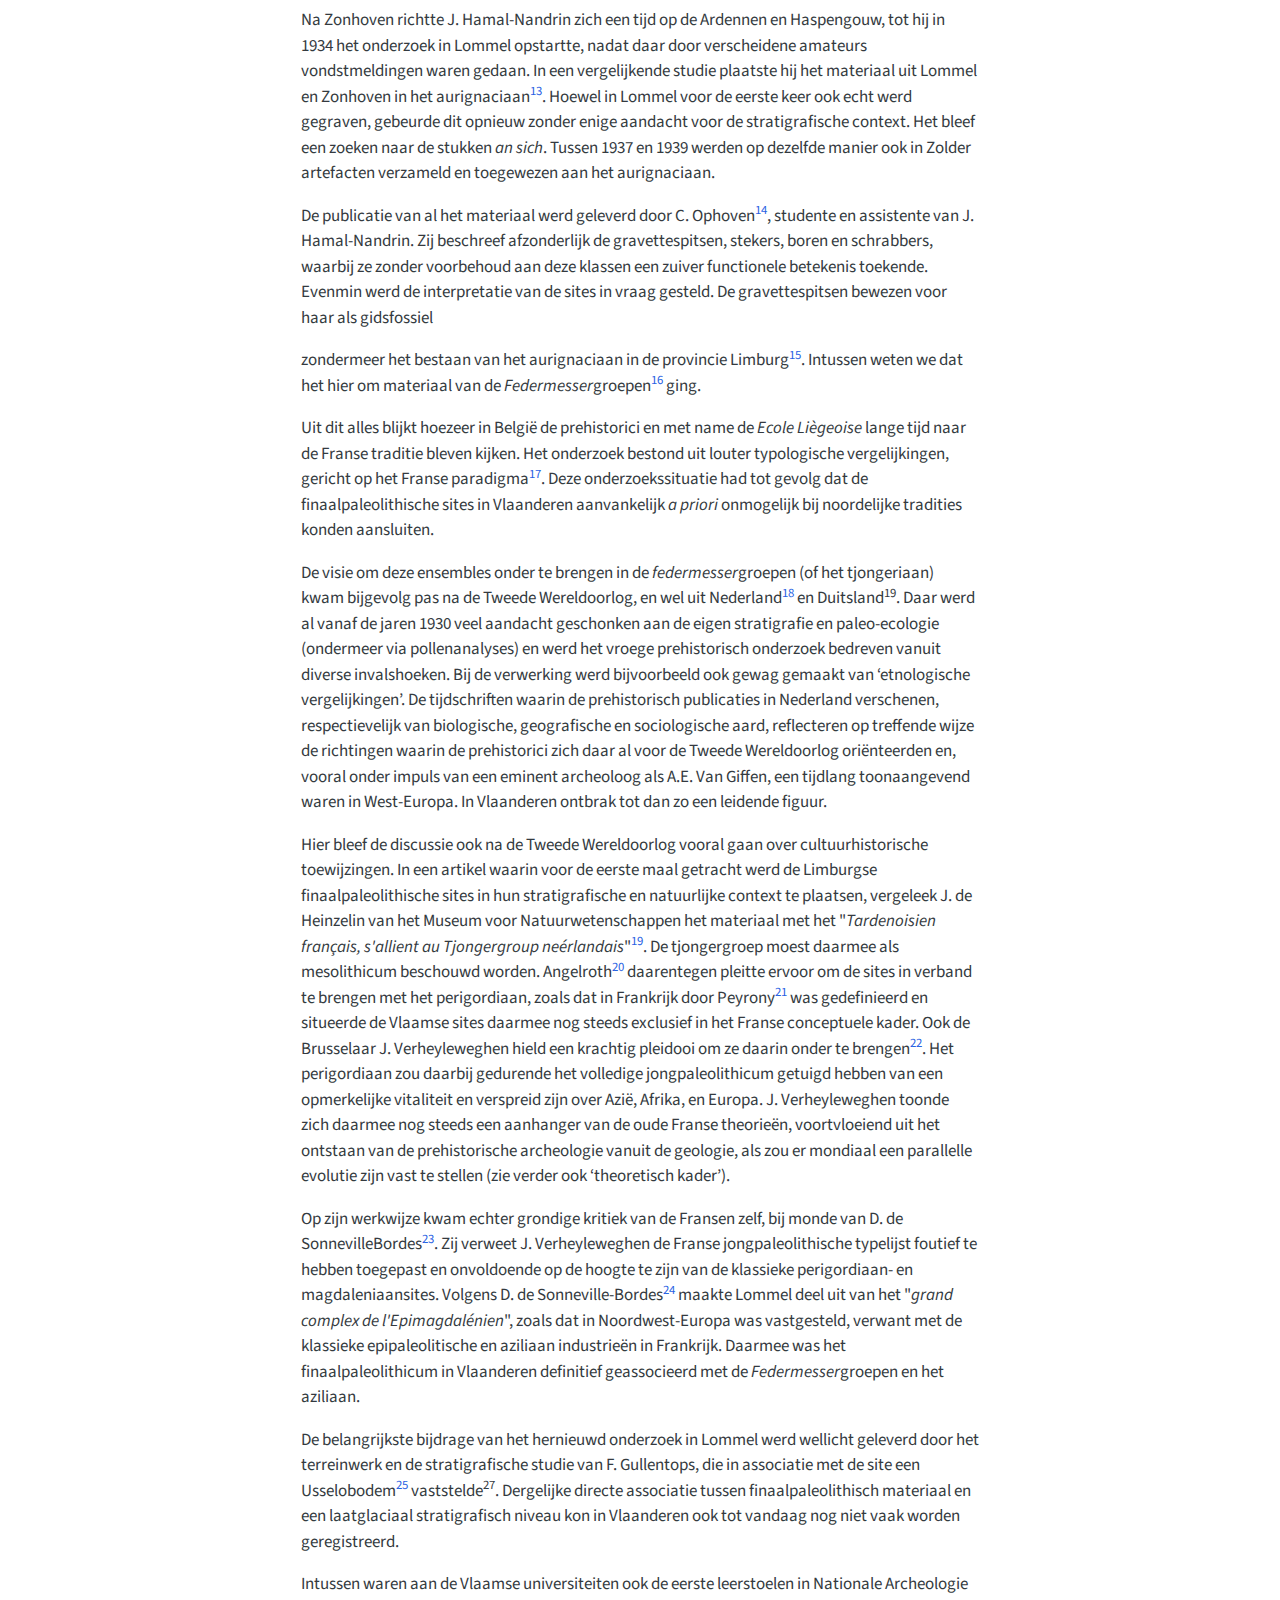
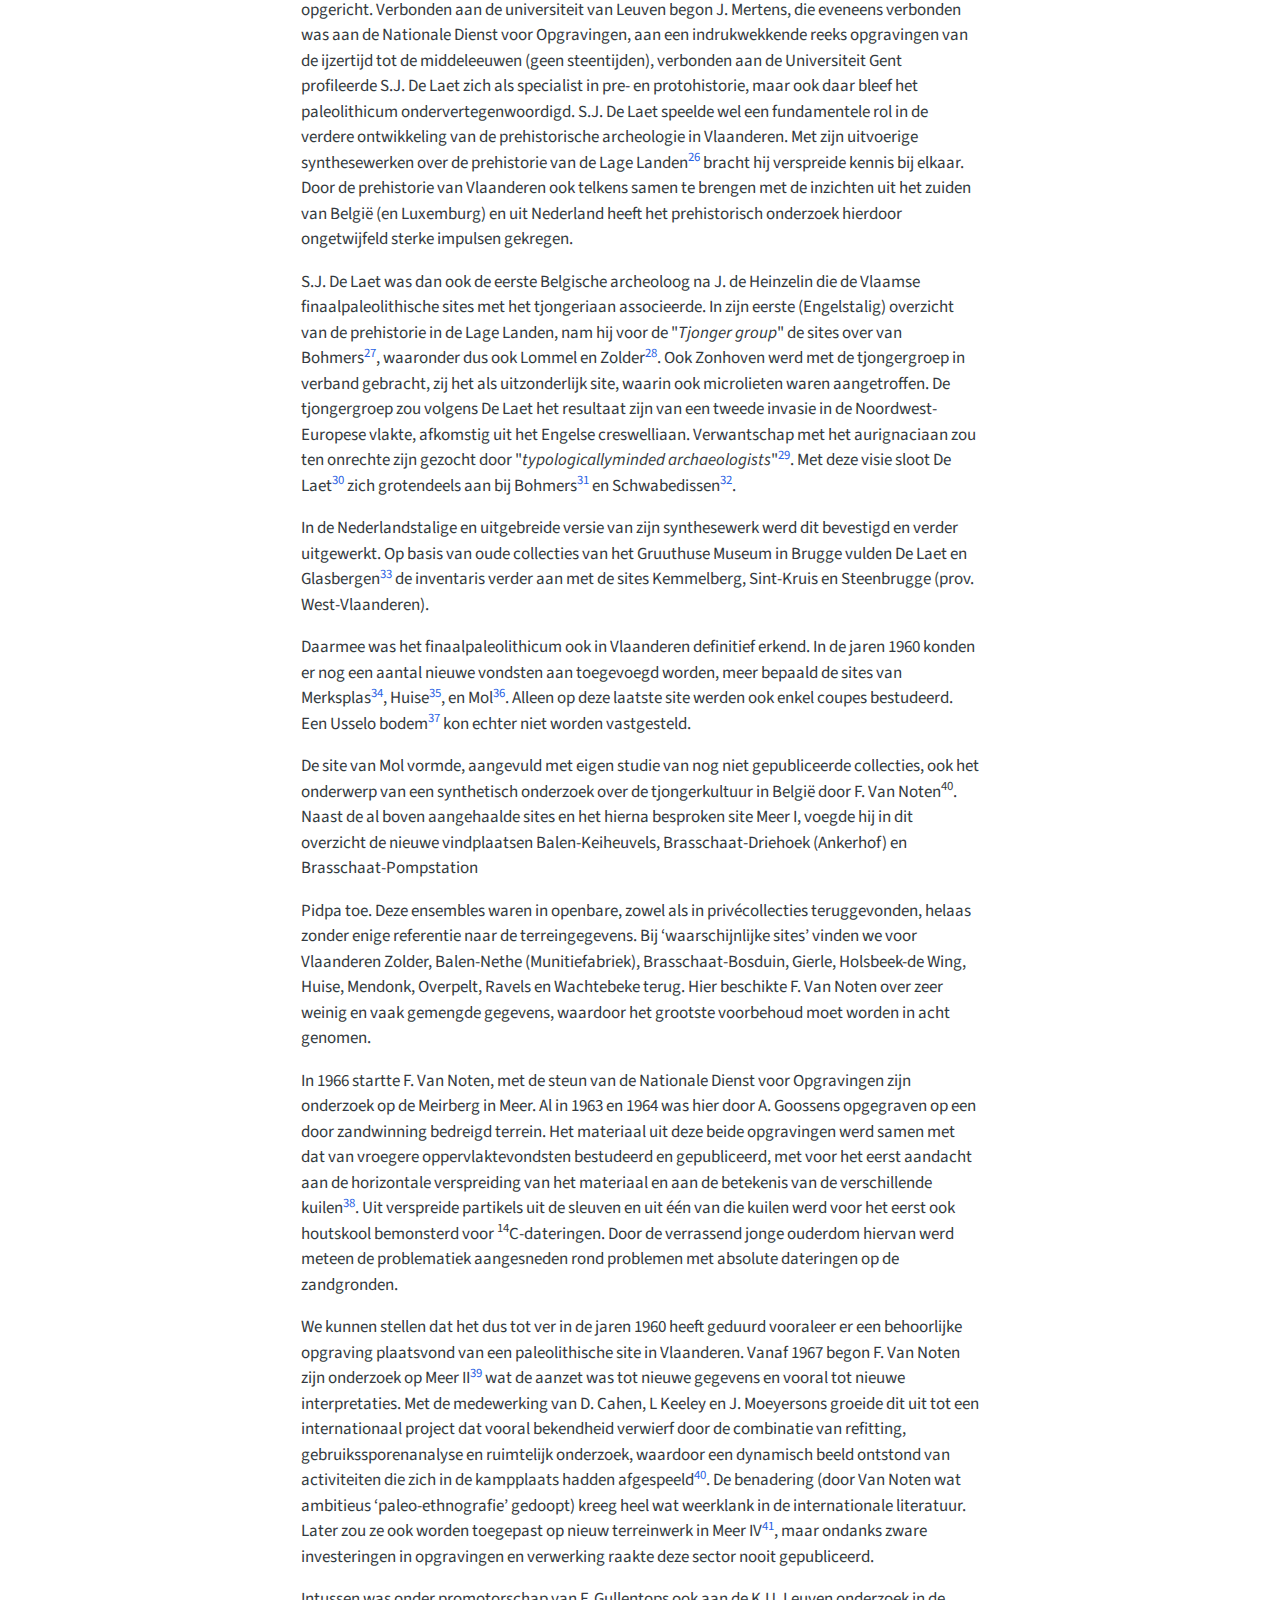
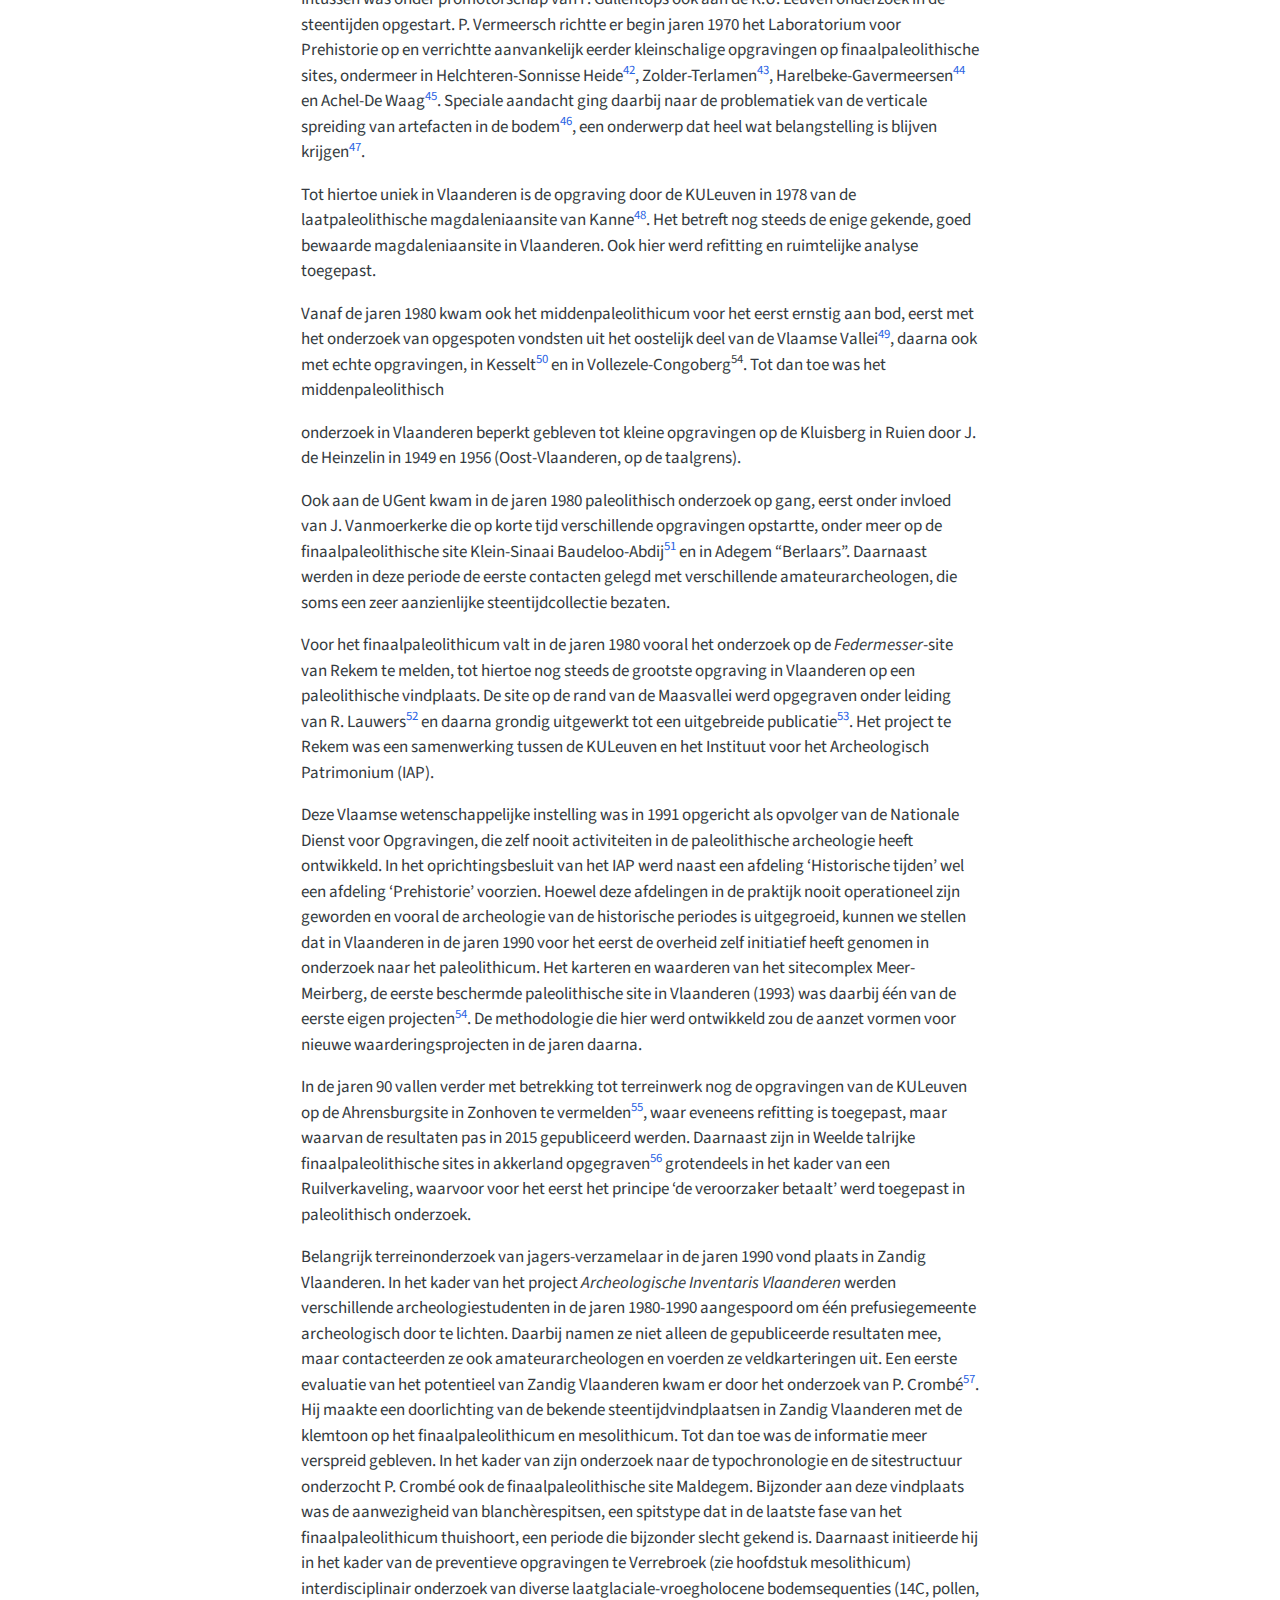
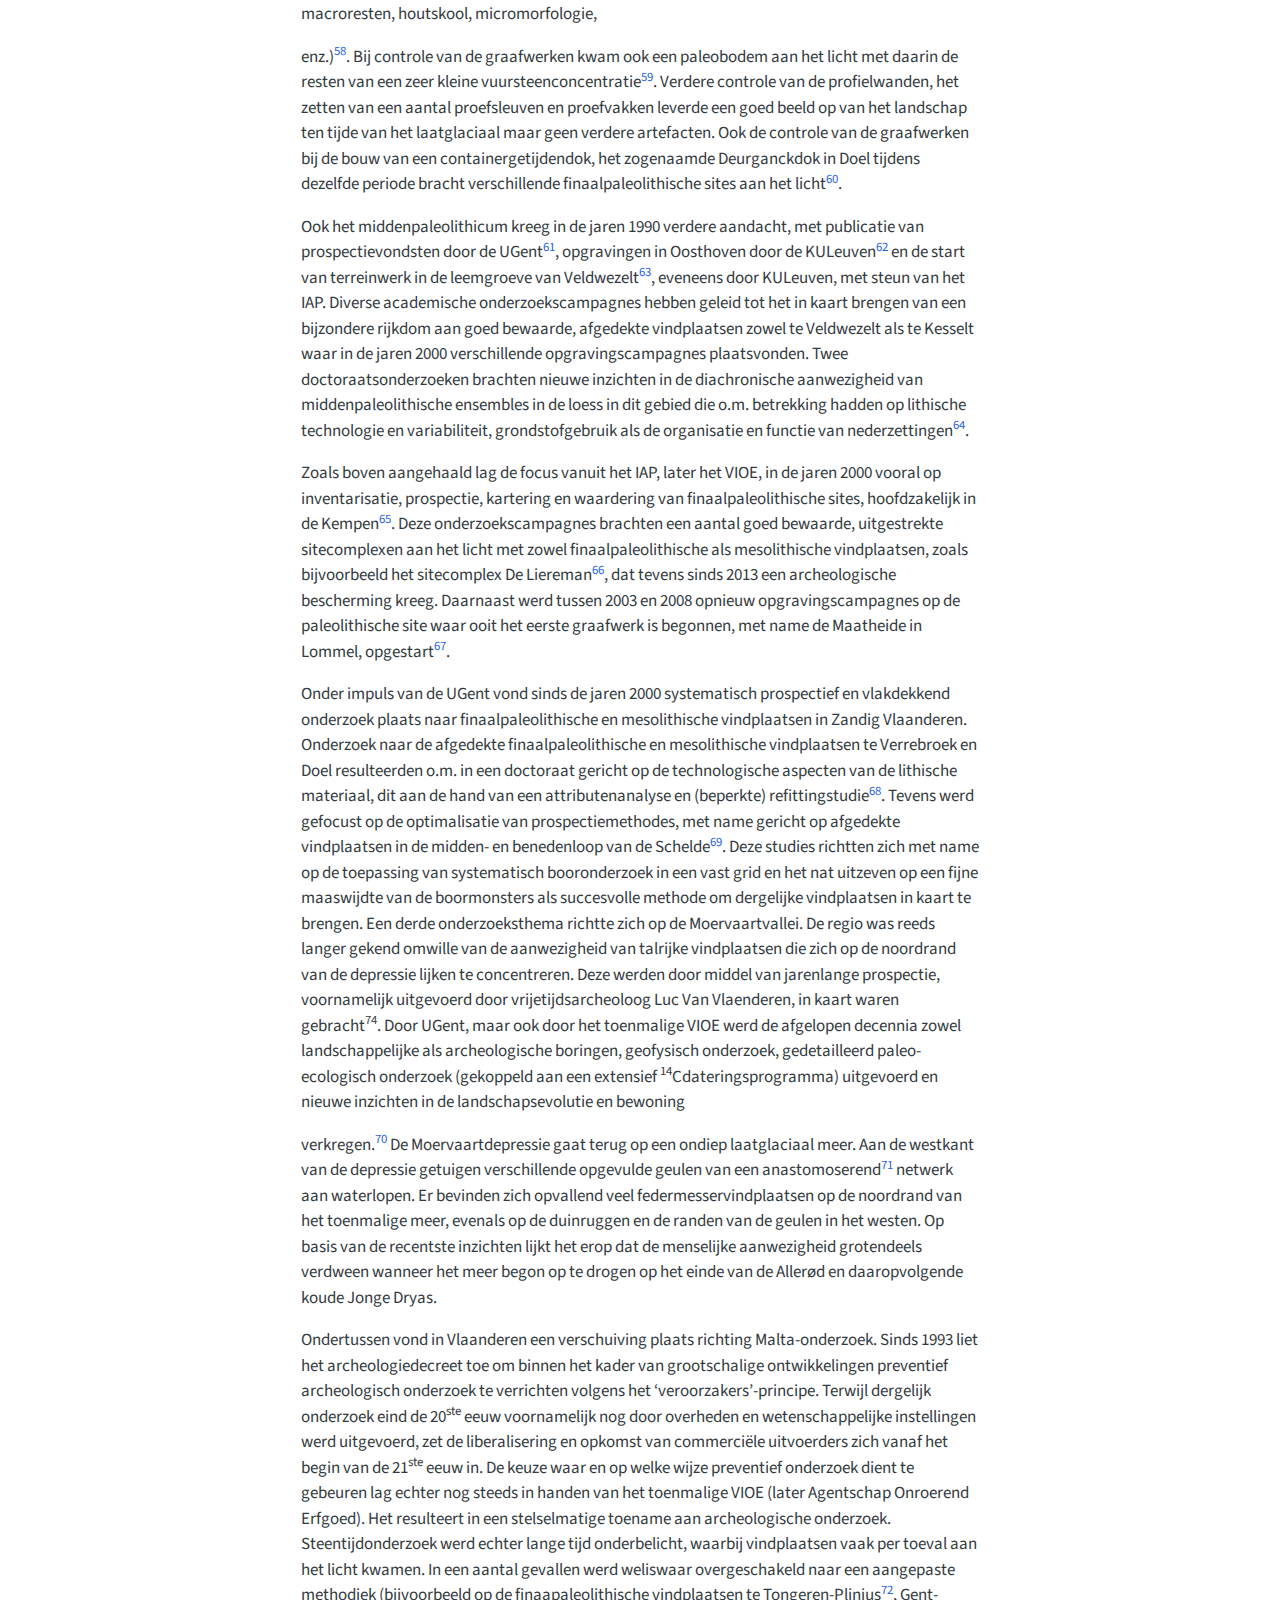
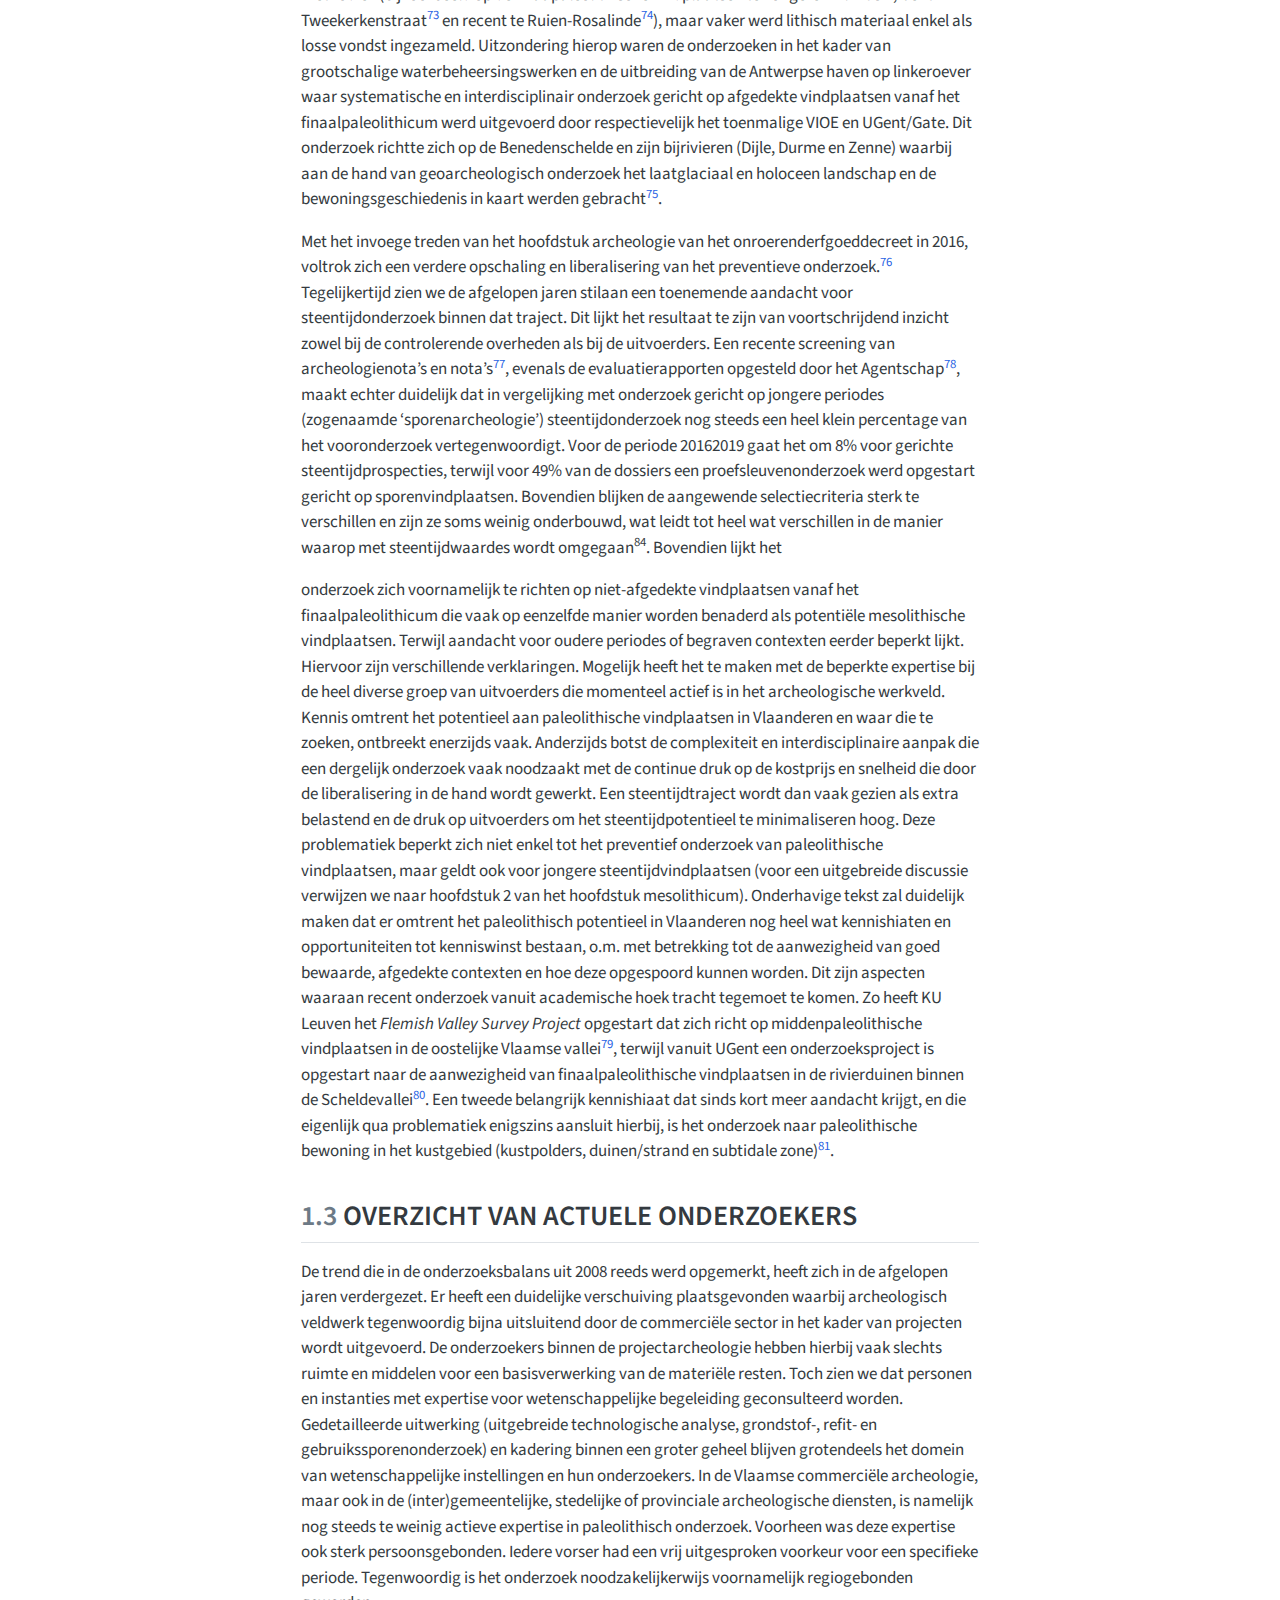
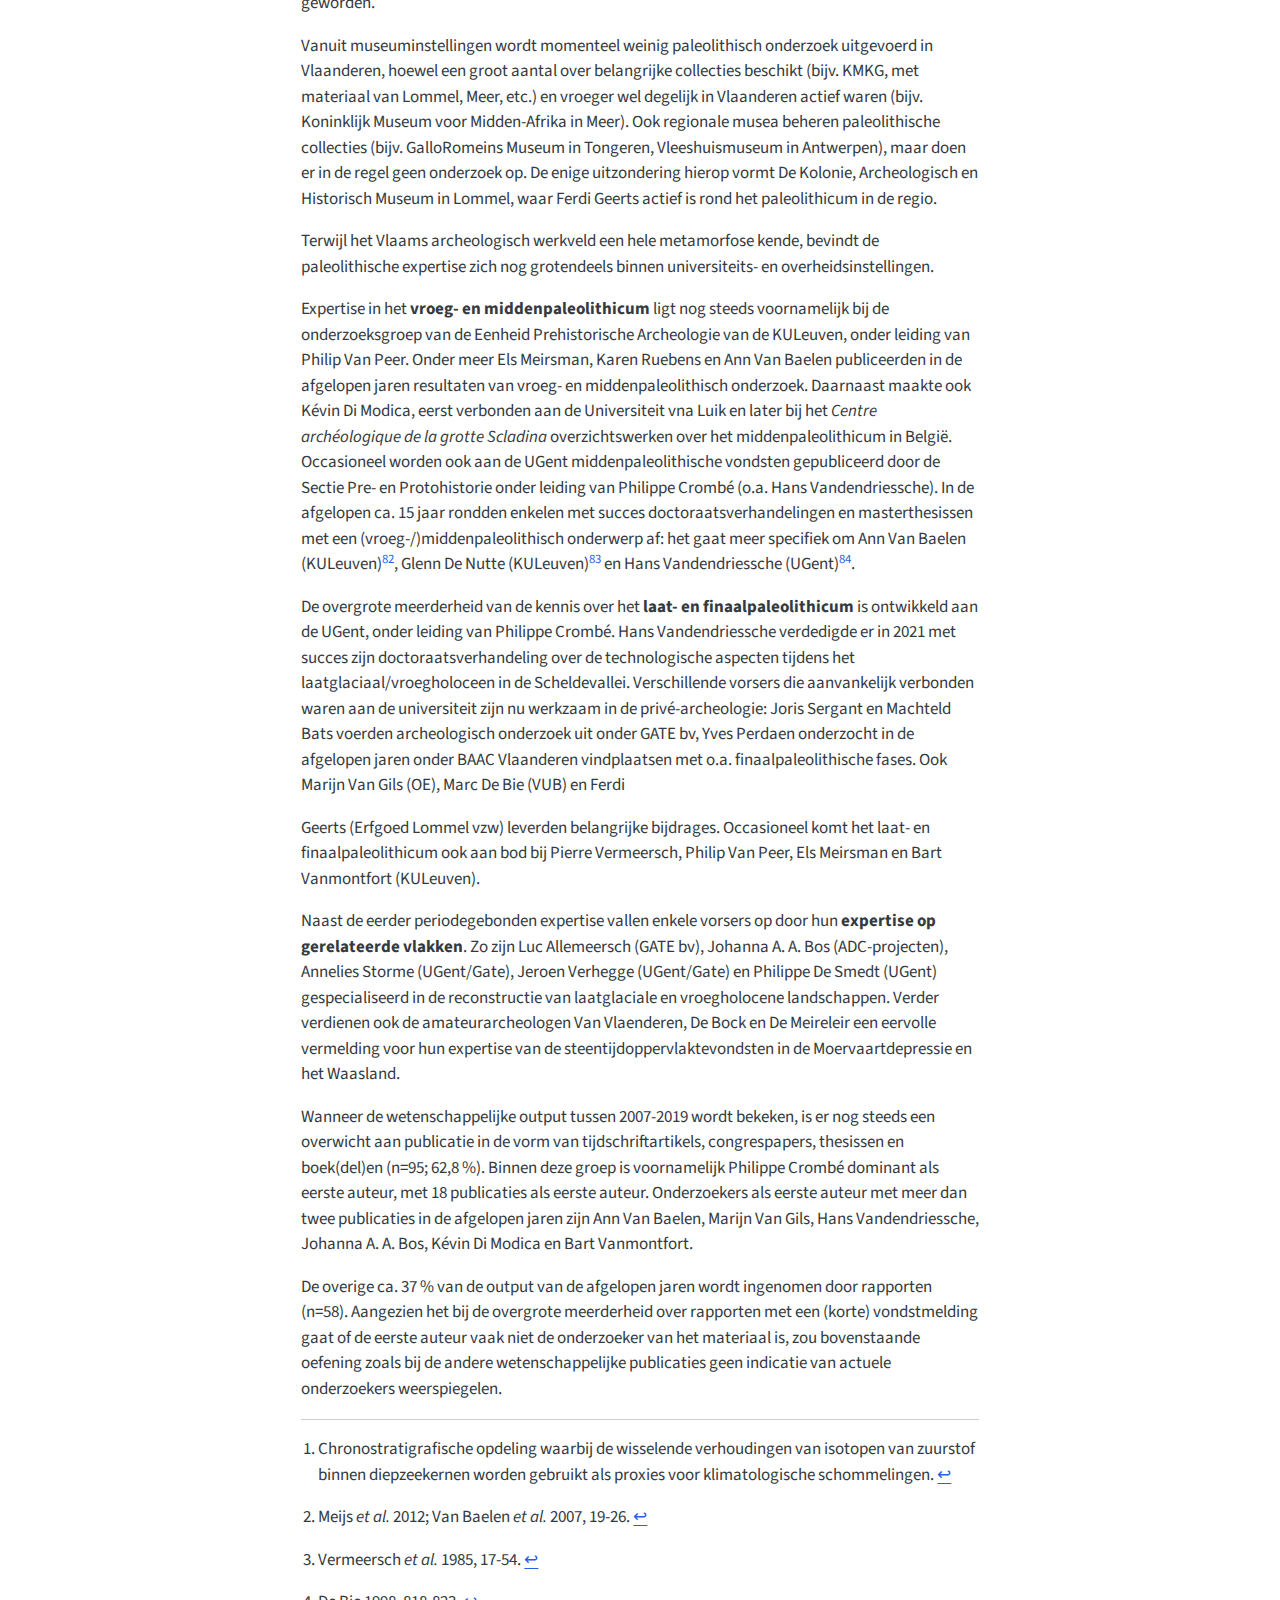
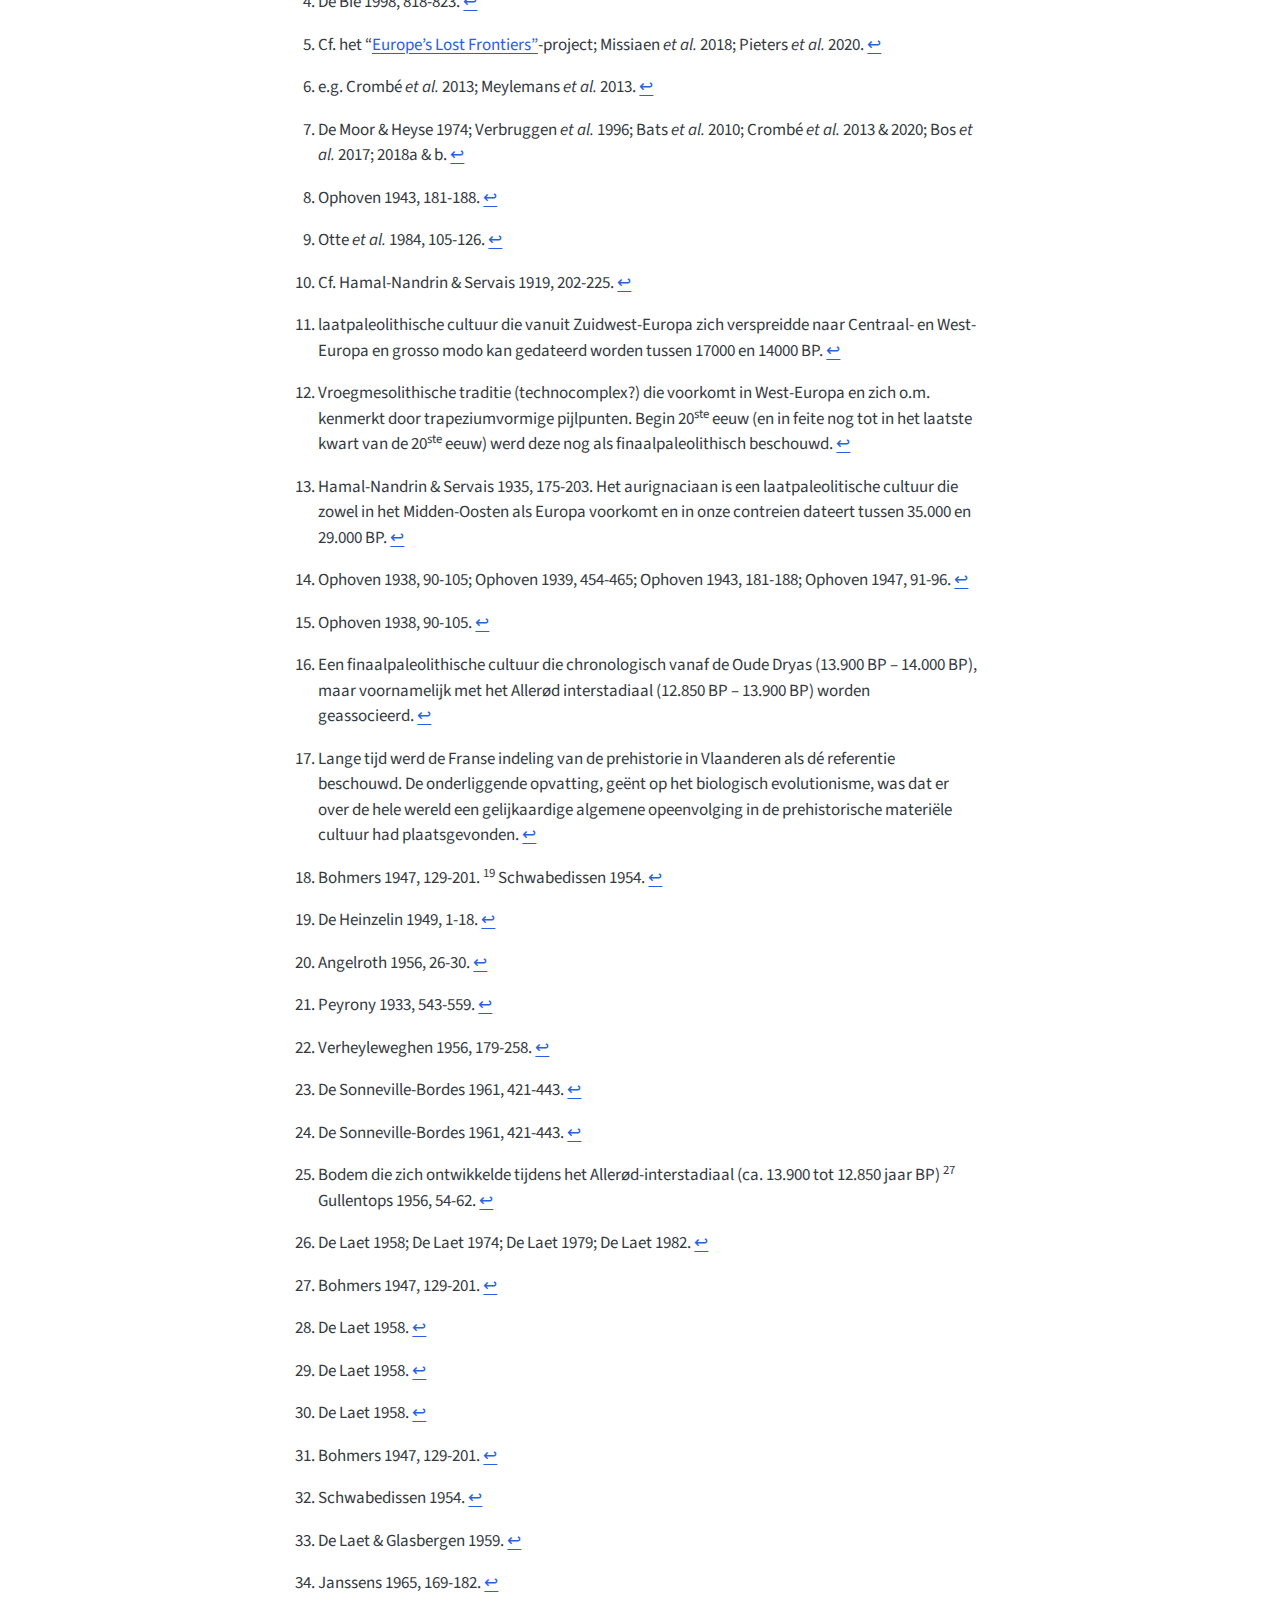
<file: docs/OBPALEO_01.html>
<!DOCTYPE html>
<html xmlns="http://www.w3.org/1999/xhtml" lang="nl" xml:lang="nl"><head>

<meta charset="utf-8">
<meta name="generator" content="quarto-1.5.57">

<meta name="viewport" content="width=device-width, initial-scale=1.0, user-scalable=yes">


<title>1&nbsp; INLEIDING – Onderzoeksbalans archeologie - paleolithicum</title>
<style>
code{white-space: pre-wrap;}
span.smallcaps{font-variant: small-caps;}
div.columns{display: flex; gap: min(4vw, 1.5em);}
div.column{flex: auto; overflow-x: auto;}
div.hanging-indent{margin-left: 1.5em; text-indent: -1.5em;}
ul.task-list{list-style: none;}
ul.task-list li input[type="checkbox"] {
  width: 0.8em;
  margin: 0 0.8em 0.2em -1em; /* quarto-specific, see https://github.com/quarto-dev/quarto-cli/issues/4556 */ 
  vertical-align: middle;
}
</style>


<script src="site_libs/quarto-nav/quarto-nav.js"></script>
<script src="site_libs/quarto-nav/headroom.min.js"></script>
<script src="site_libs/clipboard/clipboard.min.js"></script>
<script src="site_libs/quarto-search/autocomplete.umd.js"></script>
<script src="site_libs/quarto-search/fuse.min.js"></script>
<script src="site_libs/quarto-search/quarto-search.js"></script>
<meta name="quarto:offset" content="./">
<link href="./OBPALEO_02.html" rel="next">
<link href="./OBPALEO_00_wijzigingen.html" rel="prev">
<script src="site_libs/quarto-html/quarto.js"></script>
<script src="site_libs/quarto-html/popper.min.js"></script>
<script src="site_libs/quarto-html/tippy.umd.min.js"></script>
<script src="site_libs/quarto-html/anchor.min.js"></script>
<link href="site_libs/quarto-html/tippy.css" rel="stylesheet">
<link href="site_libs/quarto-html/quarto-syntax-highlighting.css" rel="stylesheet" class="quarto-color-scheme" id="quarto-text-highlighting-styles">
<link href="site_libs/quarto-html/quarto-syntax-highlighting-dark.css" rel="prefetch" class="quarto-color-scheme quarto-color-alternate" id="quarto-text-highlighting-styles">
<script src="site_libs/bootstrap/bootstrap.min.js"></script>
<link href="site_libs/bootstrap/bootstrap-icons.css" rel="stylesheet">
<link href="site_libs/bootstrap/bootstrap.min.css" rel="stylesheet" class="quarto-color-scheme" id="quarto-bootstrap" data-mode="light">
<link href="site_libs/bootstrap/bootstrap-dark.min.css" rel="prefetch" class="quarto-color-scheme quarto-color-alternate" id="quarto-bootstrap" data-mode="dark">
<script id="quarto-search-options" type="application/json">{
  "location": "sidebar",
  "copy-button": false,
  "collapse-after": 3,
  "panel-placement": "start",
  "type": "textbox",
  "limit": 50,
  "keyboard-shortcut": [
    "f",
    "/",
    "s"
  ],
  "show-item-context": false,
  "language": {
    "search-no-results-text": "Geen resultaat",
    "search-matching-documents-text": "Gevonden documenten",
    "search-copy-link-title": "Kopieer link om te zoeken",
    "search-hide-matches-text": "Extra overeenkomsten verbergen",
    "search-more-match-text": "meer overeenkomst in dit document",
    "search-more-matches-text": "meer overeenkomsten in dit document",
    "search-clear-button-title": "Wissen",
    "search-text-placeholder": "",
    "search-detached-cancel-button-title": "Annuleren",
    "search-submit-button-title": "Verzenden",
    "search-label": "Zoeken"
  }
}</script>
<style>

      .quarto-title-block .quarto-title-banner h1,
      .quarto-title-block .quarto-title-banner h2,
      .quarto-title-block .quarto-title-banner h3,
      .quarto-title-block .quarto-title-banner h4,
      .quarto-title-block .quarto-title-banner h5,
      .quarto-title-block .quarto-title-banner h6
      {
        color: white;
      }

      .quarto-title-block .quarto-title-banner {
        color: white;
background: #00509d;
      }
</style>


</head>

<body class="nav-sidebar floating">

<div id="quarto-search-results"></div>
  <header id="quarto-header" class="headroom fixed-top quarto-banner">
  <nav class="quarto-secondary-nav">
    <div class="container-fluid d-flex">
      <button type="button" class="quarto-btn-toggle btn" data-bs-toggle="collapse" role="button" data-bs-target=".quarto-sidebar-collapse-item" aria-controls="quarto-sidebar" aria-expanded="false" aria-label="Schakel zijbalknavigatie" onclick="if (window.quartoToggleHeadroom) { window.quartoToggleHeadroom(); }">
        <i class="bi bi-layout-text-sidebar-reverse"></i>
      </button>
        <a class="flex-grow-1 no-decor" role="navigation" data-bs-toggle="collapse" data-bs-target=".quarto-sidebar-collapse-item" aria-controls="quarto-sidebar" aria-expanded="false" aria-label="Schakel zijbalknavigatie" onclick="if (window.quartoToggleHeadroom) { window.quartoToggleHeadroom(); }">      
          <h1 class="quarto-secondary-nav-title"><span class="chapter-number">1</span>&nbsp; <span class="chapter-title">INLEIDING</span></h1>
        </a>     
      <button type="button" class="btn quarto-search-button" aria-label="Zoeken" onclick="window.quartoOpenSearch();">
        <i class="bi bi-search"></i>
      </button>
    </div>
  </nav>
</header>
<!-- content -->
<header id="title-block-header" class="quarto-title-block default page-columns page-full">
  <div class="quarto-title-banner page-columns page-full">
    <div class="quarto-title column-body">
      <h1 class="title d-none d-lg-block"><span class="chapter-number">1</span>&nbsp; <span class="chapter-title">INLEIDING</span></h1>
                      </div>
  </div>
    
  
  <div class="quarto-title-meta">

      
    
      
    </div>
    
  
  </header><div id="quarto-content" class="quarto-container page-columns page-rows-contents page-layout-article">
<!-- sidebar -->
  <nav id="quarto-sidebar" class="sidebar collapse collapse-horizontal quarto-sidebar-collapse-item sidebar-navigation floating overflow-auto">
    <div class="pt-lg-2 mt-2 text-left sidebar-header">
    <div class="sidebar-title mb-0 py-0">
      <a href="./">Onderzoeksbalans archeologie - paleolithicum</a> 
        <div class="sidebar-tools-main tools-wide">
    <a href="https://github.com/hanecakr/onderzoeksbalans_paleolithicum" title="Broncode" class="quarto-navigation-tool px-1" aria-label="Broncode"><i class="bi bi-github"></i></a>
  <a href="" class="quarto-color-scheme-toggle quarto-navigation-tool  px-1" onclick="window.quartoToggleColorScheme(); return false;" title="Schakel donkere modus"><i class="bi"></i></a>
  <a href="" class="quarto-reader-toggle quarto-navigation-tool px-1" onclick="window.quartoToggleReader(); return false;" title="Schakel leesmodus">
  <div class="quarto-reader-toggle-btn">
  <i class="bi"></i>
  </div>
</a>
</div>
    </div>
      </div>
        <div class="mt-2 flex-shrink-0 align-items-center">
        <div class="sidebar-search">
        <div id="quarto-search" class="" title="Zoeken"></div>
        </div>
        </div>
    <div class="sidebar-menu-container"> 
    <ul class="list-unstyled mt-1">
        <li class="sidebar-item">
  <div class="sidebar-item-container"> 
  <a href="./index.html" class="sidebar-item-text sidebar-link">
 <span class="menu-text">Woord vooraf</span></a>
  </div>
</li>
        <li class="sidebar-item">
  <div class="sidebar-item-container"> 
  <a href="./OBPALEO_00_wijzigingen.html" class="sidebar-item-text sidebar-link">
 <span class="menu-text">Updates</span></a>
  </div>
</li>
        <li class="sidebar-item sidebar-item-section">
      <div class="sidebar-item-container"> 
            <a class="sidebar-item-text sidebar-link text-start" data-bs-toggle="collapse" data-bs-target="#quarto-sidebar-section-1" role="navigation" aria-expanded="true">
 <span class="menu-text">Onderzoeksbalans</span></a>
          <a class="sidebar-item-toggle text-start" data-bs-toggle="collapse" data-bs-target="#quarto-sidebar-section-1" role="navigation" aria-expanded="true" aria-label="Schakel sectie">
            <i class="bi bi-chevron-right ms-2"></i>
          </a> 
      </div>
      <ul id="quarto-sidebar-section-1" class="collapse list-unstyled sidebar-section depth1 show">  
          <li class="sidebar-item">
  <div class="sidebar-item-container"> 
  <a href="./OBPALEO_01.html" class="sidebar-item-text sidebar-link active">
 <span class="menu-text"><span class="chapter-number">1</span>&nbsp; <span class="chapter-title">INLEIDING</span></span></a>
  </div>
</li>
          <li class="sidebar-item">
  <div class="sidebar-item-container"> 
  <a href="./OBPALEO_02.html" class="sidebar-item-text sidebar-link">
 <span class="menu-text"><span class="chapter-number">2</span>&nbsp; <span class="chapter-title">BALANS VAN HET TERREINWERK</span></span></a>
  </div>
</li>
          <li class="sidebar-item">
  <div class="sidebar-item-container"> 
  <a href="./OBPALEO_03.html" class="sidebar-item-text sidebar-link">
 <span class="menu-text"><span class="chapter-number">3</span>&nbsp; <span class="chapter-title">BALANS VAN DE ONTSLUITING VAN HET ONDERZOEK</span></span></a>
  </div>
</li>
          <li class="sidebar-item">
  <div class="sidebar-item-container"> 
  <a href="./OBPALEO_04.html" class="sidebar-item-text sidebar-link">
 <span class="menu-text"><span class="chapter-number">4</span>&nbsp; <span class="chapter-title">BALANS IN DE TIJD</span></span></a>
  </div>
</li>
          <li class="sidebar-item">
  <div class="sidebar-item-container"> 
  <a href="./OBPALEO_05.html" class="sidebar-item-text sidebar-link">
 <span class="menu-text"><span class="chapter-number">5</span>&nbsp; <span class="chapter-title">BALANS IN DE RUIMTE</span></span></a>
  </div>
</li>
          <li class="sidebar-item">
  <div class="sidebar-item-container"> 
  <a href="./OBPALEO_06.html" class="sidebar-item-text sidebar-link">
 <span class="menu-text"><span class="chapter-number">6</span>&nbsp; <span class="chapter-title">BALANS VAN DE BRONNEN</span></span></a>
  </div>
</li>
          <li class="sidebar-item">
  <div class="sidebar-item-container"> 
  <a href="./OBPALEO_07.html" class="sidebar-item-text sidebar-link">
 <span class="menu-text"><span class="chapter-number">7</span>&nbsp; <span class="chapter-title">BALANS VAN ONDERZOEKSVRAGEN EN INTERPRETATIES</span></span></a>
  </div>
</li>
          <li class="sidebar-item">
  <div class="sidebar-item-container"> 
  <a href="./OBPALEO_08.html" class="sidebar-item-text sidebar-link">
 <span class="menu-text"><span class="chapter-number">8</span>&nbsp; <span class="chapter-title">BALANS VAN THEORETISCH WERK</span></span></a>
  </div>
</li>
          <li class="sidebar-item">
  <div class="sidebar-item-container"> 
  <a href="./OBPALEO_09.html" class="sidebar-item-text sidebar-link">
 <span class="menu-text"><span class="chapter-number">9</span>&nbsp; <span class="chapter-title">KENNIS EN HIATEN</span></span></a>
  </div>
</li>
          <li class="sidebar-item">
  <div class="sidebar-item-container"> 
  <a href="./OBPALEO_10.html" class="sidebar-item-text sidebar-link">
 <span class="menu-text"><span class="chapter-number">10</span>&nbsp; <span class="chapter-title">ACTUELE ONDERZOEKSTHEMA’S EN -VRAGEN</span></span></a>
  </div>
</li>
      </ul>
  </li>
        <li class="sidebar-item sidebar-item-section">
      <div class="sidebar-item-container"> 
            <a class="sidebar-item-text sidebar-link text-start" data-bs-toggle="collapse" data-bs-target="#quarto-sidebar-section-2" role="navigation" aria-expanded="true">
 <span class="menu-text">Bronnen</span></a>
          <a class="sidebar-item-toggle text-start" data-bs-toggle="collapse" data-bs-target="#quarto-sidebar-section-2" role="navigation" aria-expanded="true" aria-label="Schakel sectie">
            <i class="bi bi-chevron-right ms-2"></i>
          </a> 
      </div>
      <ul id="quarto-sidebar-section-2" class="collapse list-unstyled sidebar-section depth1 show">  
          <li class="sidebar-item">
  <div class="sidebar-item-container"> 
  <a href="./OBPALEO_bibliografie.html" class="sidebar-item-text sidebar-link">
 <span class="menu-text"><span class="chapter-number">11</span>&nbsp; <span class="chapter-title">REFERENTIES</span></span></a>
  </div>
</li>
      </ul>
  </li>
    </ul>
    </div>
</nav>
<div id="quarto-sidebar-glass" class="quarto-sidebar-collapse-item" data-bs-toggle="collapse" data-bs-target=".quarto-sidebar-collapse-item"></div>
<!-- margin-sidebar -->
    <div id="quarto-margin-sidebar" class="sidebar margin-sidebar">
        <nav id="TOC" role="doc-toc" class="toc-active">
    <h2 id="toc-title">Op deze pagina</h2>
   
  <ul>
  <li><a href="#afbakening-in-tijd-en-ruimte" id="toc-afbakening-in-tijd-en-ruimte" class="nav-link active" data-scroll-target="#afbakening-in-tijd-en-ruimte"><span class="header-section-number">1.1</span> AFBAKENING IN TIJD EN RUIMTE</a></li>
  <li><a href="#historiek-van-het-paleolithisch-onderzoek-in-vlaanderen" id="toc-historiek-van-het-paleolithisch-onderzoek-in-vlaanderen" class="nav-link" data-scroll-target="#historiek-van-het-paleolithisch-onderzoek-in-vlaanderen"><span class="header-section-number">1.2</span> HISTORIEK VAN HET PALEOLITHISCH ONDERZOEK IN VLAANDEREN</a></li>
  <li><a href="#overzicht-van-actuele-onderzoekers" id="toc-overzicht-van-actuele-onderzoekers" class="nav-link" data-scroll-target="#overzicht-van-actuele-onderzoekers"><span class="header-section-number">1.3</span> OVERZICHT VAN ACTUELE ONDERZOEKERS</a></li>
  </ul>
<div class="toc-actions"><ul><li><a href="https://github.com/hanecakr/onderzoeksbalans_paleolithicum/edit/main/OBPALEO_01.qmd" class="toc-action"><i class="bi bi-github"></i>Bewerk deze pagina</a></li><li><a href="https://github.com/hanecakr/onderzoeksbalans_paleolithicum/issues/new" class="toc-action"><i class="bi empty"></i>Een probleem melden</a></li></ul></div></nav>
    </div>
<!-- main -->
<main class="content quarto-banner-title-block" id="quarto-document-content">





<p>In 2008 werd de eerst versie van de onderzoeksbalans online geplaatst. Dat instrument omvat een evaluatie van de stand van het onderzoek over het onroerend erfgoed in Vlaanderen. Naast een overzicht van de actuele kennis, bevat het ook een opsomming van hiaten in die kennis.</p>
<p>Vanuit het bewustzijn dat het wetenschappelijk onderzoek continu in verandering is, was de onderzoeksbalans oorspronkelijk voorzien om een dynamisch instrument te zijn, dat continu geactualiseerd zou worden onder meer op basis van input of reacties door externen. In de praktijk werkte de actualisering echter niet en bleef de onderzoeksbalans een statische rapportering van de stand van zaken rond 2008.</p>
<p>In 2020 werd vanuit het Agentschap Onroerend Erfgoed een studieopracht uitgeschreven, die tot doel had om de hoofdstukken paleolithicum, mesolithicum en neolithicum te actualiseren. De drie hoofdstukken werden afzonderlijk uitbesteed en respectievelijk aan RAAP België, Gate en Archeoworks - KU Leuven gegund.</p>
<p>De noodzaak tot de actualisatie is mede ingegeven door de grondige veranderingen in het archeologische werkveld tijdens de laatste 12 jaar. Er kwamen nieuwe spelers op de voorgrond, er ontstonden nieuwe uitdagingen en opportuniteiten. De preventieve archeologie naar aanleiding van economische en ruimtelijke ontwikkelingen zorgde voor een grote hoeveelheid nieuwe onderzoeksdata die tot op het niveau van het basisrapport is verwerkt. Bovendien wordt deze preventieve archeologie geconfronteerd met specifieke noden en uitdagingen, zowel op het vlak van beleid als beheer, waarvoor een breed gedragen en geactualiseerde onderzoeksbalans noodzakelijk is.</p>
<p>De onderzoeksbalans omvat een evaluatie van de stand van het onderzoek over het archeologisch erfgoed in Vlaanderen. Het bevat een gekwantificeerd overzicht van het onderzoek doorheen de tijd en in de ruimte, met achtereenvolgens het terreinwerk, de ontsluiting van het onderzoek via publicaties, de gekende vindplaatsen en de voor handen zijnde bronnen. Aanvullend bevat het eveneens een balans van de actuele onderzoeksthema’s en -vragen, het methodologisch en theoretisch werk en duidt het de lacunes in de kennis. Aldus fungeert de onderzoeksbalans als kader voor het onderzoek en wil het ook een inspiratiebron zijn voor toekomstig onderzoek. Maar ook bij het sturen van beleid en beheer speelt de onderzoeksbalans een belangrijke rol.</p>
<p>Met het oog op het verzekeren van de continuïteit en uit respect voor de auteurs van de eerste versie van de onderzoeksbalans (nl. Marc de Bie, Philip Van Peer, Philippe Crombé, Marijn van Gils, Ann Van Baelen, Yves Perdaen &amp; David De Wilde), werd voor deze actualisatie zoveel mogelijk vertrokken vanuit de bestaande structuur en teksten. Deze werden door de huidige auteurs (Caroline Ryssaert, Yves Perdaen en Ine Depaepe) aangevuld met nieuwe informatie, geactualiseerde inzichten en waar nodig uitgebreid. Hierbij werd vooral de focus gelegd op de hoofdstukken met betrekking tot de balans van het terreinwerk, ontsluiting, in de tijd, van de bronnen, onderzoeksvragen en methodiek. Terwijl de inleidende hoofdstukken slechts minimaal gewijzigd werden. De teksten werden nagelezen door een aantal belangrijke spelers binnen het paleolithisch onderzoek in Vlaanderen (Philip Van Peer, Philippe Crombé, Hans Vandendriessche, Ann Van Baelen &amp; Gunther Noens) evenals door het begeleidingscomité van het Agentschap Onroerend Erfgoed (Marijn Van Gils, Erwin Meylemans &amp; Marleen Martens). We zijn dan ook bijzonder erkentelijk voor de input en raadgevingen die we van hen mochten ontvangen.</p>
<section id="afbakening-in-tijd-en-ruimte" class="level2" data-number="1.1">
<h2 data-number="1.1" class="anchored" data-anchor-id="afbakening-in-tijd-en-ruimte"><span class="header-section-number">1.1</span> AFBAKENING IN TIJD EN RUIMTE</h2>
<p>De archeologie van het paleolithicum onderzoekt de vroegste aanwezigheid van de mens in zijn toenmalige milieu op basis van achtergelaten en bewaarde materiële sporen en resten.</p>
<p>Het gaat om de bij uitstek langste periode in de geschiedenis van de mens, waarbij die zelf ook fysiek evolueerde van archaïsche hominide tot de (huidige soort) Homo sapiens. Die biologische evolutie wordt onderzocht in de paleoantropologie, een discipline die in Vlaanderen nauwelijks aan bod komt door het volledig ontbreken van menselijk bot uit deze periode. Dit hoofdstuk bespreekt dus enkel het onderzoek van de nagelaten (materiële) cultuur van deze vroege gemeenschappen, weliswaar binnen de (veranderende) omgeving van het pleistocene milieu.</p>
<p>Het paleolithicum vangt aan met het verschijnen van de vroegste artefacten. De ouderdom daarvan varieert van regio tot regio. De oudste artefacten die in Vlaanderen met enige zekerheid gedateerd kunnen worden, zijn aangetroffen in een leemgroeve in Kesselt en gaan terug tot <em>Marine Isotope Stage</em><a href="#fn1" class="footnote-ref" id="fnref1" role="doc-noteref"><sup>1</sup></a> (MIS) 10 (ca. 390.000 B.P.), hoewel een oudere datering niet volledig kan worden uitgesloten<a href="#fn2" class="footnote-ref" id="fnref2" role="doc-noteref"><sup>2</sup></a>. In onze gebieden duurt dat middenpaleolithicum wellicht tot zowat 35.000 jaar geleden. Uit het daaropvolgende jong- of laatpaleolithicum zijn in Vlaanderen bijzonder weinig sporen gekend. Eén enkele opgegraven site, in Kanne, kan hieraan met zekerheid worden toegeschreven<a href="#fn3" class="footnote-ref" id="fnref3" role="doc-noteref"><sup>3</sup></a>.</p>
<p>In de opwarmende laatste fase van de ijstijd is het grondegebied van het huidige Vlaamse gewest duidelijk wel bevolkt door finaalpaleolithische groepen<a href="#fn4" class="footnote-ref" id="fnref4" role="doc-noteref"><sup>4</sup></a>. Het einde van het paleolithicum valt samen met het einde van de laatste ijstijd en het begin van het holoceen, zowat 11.600 jaar geleden.</p>
<p>Deze bijzonder lange periode in het pleistoceen wordt gekenmerkt door een afwisseling van ijstijden en tussenijstijden en daarmee gepaard gaande veranderingen in de natuurlijke omgeving. De ‘<em>afbakening in de ruimte</em>’ vraagt dan ook wat toelichting.</p>
<p>Door uitbreiden van de poolkappen tijdens een ijstijd verdwenen enerzijds hele stukken land onder gletsjers (echter niet tot in het huidige Vlaanderen), maar kwamen anderzijds ook grote gebieden droog te liggen door het dalen van de zeespiegel, precies als gevolg van die ijsaccumulatie op de polen. Concreet bestond er bijvoorbeeld de meeste tijd een landbrug tussen het huidige vasteland en de Britse eilanden. Dit impliceert dat de ‘afbakening in de ruimte’ met enige flexibiliteit moet worden benaderd. We dienen er bijvoorbeeld rekening mee te houden dat ook in de territoriale zee en op het Belgische continentaal plat (BCP) nog paleolithische sites kunnen schuilgaan, zoals blijkt uit opgeviste geïsoleerde artefacten in steen, been en gewei in naburige regio’s, evenals het lopende onderzoek op de Noordzee door de samenwerking van verschillende universiteiten en onderzoeksinstellingen<a href="#fn5" class="footnote-ref" id="fnref5" role="doc-noteref"><sup>5</sup></a>.</p>
<p>Tijdens de koudste fases van de ijstijden kon er door de afwezigheid van vegetatie vrij intensieve erosie plaatsvinden, maar anderzijds ook depositie in de vorm van eolische sedimenten (zand en loess). Naar de overgang naar de tussenijstijden zorgde het opwarmend klimaat enerzijds tot het vrijkomen van veel smeltwater (permafrost) met erosie tot gevolg, maar anderzijds ook depositie in de vorm van alluviale en colluviale afzettingen. In de uiteindelijk stabiele klimaatscondities van de interstadialen, zorgde de teruggekomen vegetatie voor een stabilisatie van landschapsoppervlakken met bodemvorming tot gevolg. Alles samen betekent dit dat het landschap doorheen deze cycli voortdurend veranderd is en dat de huidige kaarten of archeoregio’s niet noodzakelijk representatief zijn voor de gehele tijdsperiode waarover ze uitspraak doen. Het impliceert ook dat heel wat sites aan erosieve processen onderhevig geweest moeten zijn, maar dat anderzijds diep begraven contexten, in het bijzonder onder de loess, binnen de Vlaamse vallei en in de huidige alluviale gebieden, nog heel wat potentieel te bieden hebben.</p>
<p>Naast het abiotische was ook het biotische landschap, onder invloed van de klimaatschommelingen, voortdurend in beweging. Bosgebieden met aangepast wild in een tussenijstijd maakten tijdens volle ijstijdperiodes plaats voor een poolwoestijn of een toendra met bijvoorbeeld mammoeten of</p>
<p>rendieren. Ook de mens moest zich als deelnemer in het ecosysteem op zijn beurt telkens aan die nieuwe leefomgeving aanpassen (of mee migreren). Concrete gegevens voor onderzoek naar het veranderende milieu komen vooral van de palynologie. Bijkomende paleo-ecologische informatie gebaseerd op dierlijk materiaal is nog bijzonder schaars. Algemeen kan men stellen dat onderzoek naar de biostratigrafie van deze periode in Vlaanderen tot hiertoe beperkt is gebleven, hoewel het afgelopen decennium er een opmerkelijke inhaalbeweging gestart is in verscheidene wetenschappelijke disciplines<a href="#fn6" class="footnote-ref" id="fnref6" role="doc-noteref"><sup>6</sup></a>.</p>
<p>Hoewel zowel (paleo)geografisch als paleo-ecologisch onderzoek essentieel zijn bij de studie van het paleolithicum nemen we in dit hoofdstuk enkel dat onderzoek mee dat een directe link heeft met de archeologische sites. Bij de voorstelling van het <em>tijdskader</em> past echter wel een korte schets van het paleomilieu.</p>
<p>Voor de archeologie van het paleolithicum in Vlaanderen zijn vooral de laatste drie ijs- en tussenijstijden van belang. Op een bepaald moment tijdens de koude fases behorend tot de Saale (MIS 10 tot en met MIS 6; 380.000 tot 128.000 geleden), rukte de noordelijke ijskap op tot in middenNederland en schuurde de Vlaamse Vallei uit tot op haar grootste diepte (tot 25 meter beneden het huidige zeepeil). Dit enorme valleistelsel omvatte alle huidige bijrivieren van de Schelde en voerde het water in een brede verwilderde rivier af via ‘Gent’ en ‘Brugge’ naar een veel verder afgelegen Noordzee.</p>
<p>Tijdens het Eemiaan (MIS 5e; 128.000 tot 112.000 jaar geleden), de (voor)laatste tussenijstijd, was het iets warmer en droger dan in het huidige interglaciaal. In dit gewijzigde ecosysteem pasten fauna en vegetatie zich aan. De zee drong binnen tot in de Vlaamse Vallei.</p>
<p>Het Weichseliaan (112.000 tot 11.650 jaar geleden) is tot nu toe de laatste ijstijd. In onze streken krijgt het landschap een toendra-vegetatie, in de meest koude fase zelfs een boomloze arctische steppe of poolwoestijn. De ijskap kwam maximaal tot in Denemarken, de zeespiegel lag dan tot 130 meter lager. De wind had vrij spel met het blootliggende sediment. Door intense noorderwinden werd het huidige Vlaamse gewest bedekt met dekzanden in het noorden en loess in het zuiden; het brede dal van de Vlaamse Vallei raakt gradueel voor de laatste keer volledig opgevuld. De dekzanden in het noorden hopen zich naar het einde van het glaciaal op tot een 4 meter hoge dekzandrug tussen ‘Maldegem’ en ‘Stekene’ die zorgde voor een afdamming van de natuurlijke noordelijke afvloei van het water. Het water kon initieel niet afstromen met de vorming van verschillende paleomeren langs de zuidelijke rand van de dekzandrug tot gevolg, waarvan de Moervaartdepressie veruit de grootste is. Maar het vond uiteindelijk een weg langs het noordoosten en zou voortaan via ‘Antwerpen’ en de huidige Oosterschelde het bekken van Maas en Rijn bereiken<a href="#fn7" class="footnote-ref" id="fnref7" role="doc-noteref"><sup>7</sup></a>.</p>
<p>Het laatste gedeelte van het Weichseliaan (14.650 tot 11.650 jaar geleden) wordt het tardi- of laatglaciaal genoemd. In deze fase, waarin op het grondgebied van het huidige Vlaamse gewest de oudste duidelijke bewijzen van aanwezigheid van de moderne mens verschijnen (archeologisch overeenkomend met het laat- en finaalpaleolithicum), begint de opwarming van het klimaat. Het laatglaciaal was een erg dynamische periode met snelle klimatologische veranderingen, en grote biodiversiteit. De rivieren gingen breed meanderen en zich insnijden en er werden grote rivierduinen gevormd. Tijdens de interstadialen lag de zomertemperatuur gemiddeld iets lager in vergelijking met het holoceen en raakte het open steppelandschap gradueel bebost met wilg en berk en later vooral den. De stadialen kenden een open landschap. Na de laatste felle koudeterugslag, tijdens de jonge dryas, met opnieuw steppevegetatie, volgt zowat 11.600 jaar geleden het eigenlijke begin van het holoceen.</p>
</section>
<section id="historiek-van-het-paleolithisch-onderzoek-in-vlaanderen" class="level2" data-number="1.2">
<h2 data-number="1.2" class="anchored" data-anchor-id="historiek-van-het-paleolithisch-onderzoek-in-vlaanderen"><span class="header-section-number">1.2</span> HISTORIEK VAN HET PALEOLITHISCH ONDERZOEK IN VLAANDEREN</h2>
<p>Terwijl het zuiden van België in de 19<sup>de</sup> eeuw een belangrijke rol speelde in het internationale onderzoek van het paleolithicum en de paleoantropologie, vooral door vondsten en onderzoek door de universiteit van Luik en het Museum voor Natuurwetenschappen in grotsites (bijv. Engis en Spy voor Neanderthalers en het middenpaleolithicum, Chaleux en Goyet voor het laatpaleolithicum) en in het Hainebekken in Henegouwen, kwam het onderzoek van het paleolithicum in Vlaanderen in de eerste helft van de twintigste eeuw maar traag op gang. Ook dan was het vooral de Luikse school onder leiding van J. Hamal-Nandrin die uitstappen maakte naar openluchtsites in de Kempen, vooral in Lommel en Zonhoven. Deze vindplaatsen zouden lange tijd de belangrijkste bronnen blijven voor het paleolithicum in Vlaanderen.</p>
<p>J. Hamal-Nandrin was een industrieel die via de Luikse universiteit (o.a. M. De Puydt) geïnteresseerd raakte in de prehistorie en die in de eerste helft van de 20<sup>ste</sup> eeuw een enorme collectie artefacten bijeen bracht (voor een overzicht zie C. Ophoven<a href="#fn8" class="footnote-ref" id="fnref8" role="doc-noteref"><sup>8</sup></a>). Hij gaf de eerste Belgische cursus in prehistorische archeologie (Luik, 1926) en wordt beschouwd als de stichter van wat de <em>Ecole Liégeoise</em> is gaan heten, maar zijn manier van ‘opgraven’ is fel bekritiseerd<a href="#fn9" class="footnote-ref" id="fnref9" role="doc-noteref"><sup>9</sup></a>. Hij schonk immers nauwelijks aandacht aan de context van het materiaal en haalde nooit het wetenschappelijke niveau van 19<sup>de</sup>-eeuwse onderzoekers als E. Dupont. Toch heeft J. Hamal-Nandrin een enorme stempel gedrukt op het Belgisch prehistorisch onderzoek in de eerste helft van de 20<sup>ste</sup> eeuw. Aan de universiteiten in Vlaanderen kwam prehistorie toen niet aan bod en hoewel in 1903 bij de Koninklijke Musea voor Kunst en Geschiedenis de eerste Belgische Rijksdienst voor Opgravingen werd opgericht, had ook deze geen aandacht voor het paleolithicum.</p>
<p>Vanaf 1905 werden in Zonhoven vondsten gedaan die in een overgangsfase van het paleolithicum naar het mesolithicum werden geplaatst<a href="#fn10" class="footnote-ref" id="fnref10" role="doc-noteref"><sup>10</sup></a> en vergeleken werden met magdaleniaan<a href="#fn11" class="footnote-ref" id="fnref11" role="doc-noteref"><sup>11</sup></a> en tardenoisiaan<a href="#fn12" class="footnote-ref" id="fnref12" role="doc-noteref"><sup>12</sup></a>. Het ging om oppervlaktemateriaal (40.000 stuks!) dat vaak tegen vergoeding was ingezameld door plaatselijke ‘helpers’ en dat aanvankelijk niet veel aandacht kreeg.</p>
<p>Na Zonhoven richtte J. Hamal-Nandrin zich een tijd op de Ardennen en Haspengouw, tot hij in 1934 het onderzoek in Lommel opstartte, nadat daar door verscheidene amateurs vondstmeldingen waren gedaan. In een vergelijkende studie plaatste hij het materiaal uit Lommel en Zonhoven in het aurignaciaan<a href="#fn13" class="footnote-ref" id="fnref13" role="doc-noteref"><sup>13</sup></a>. Hoewel in Lommel voor de eerste keer ook echt werd gegraven, gebeurde dit opnieuw zonder enige aandacht voor de stratigrafische context. Het bleef een zoeken naar de stukken <em>an sich</em>. Tussen 1937 en 1939 werden op dezelfde manier ook in Zolder artefacten verzameld en toegewezen aan het aurignaciaan.</p>
<p>De publicatie van al het materiaal werd geleverd door C. Ophoven<a href="#fn14" class="footnote-ref" id="fnref14" role="doc-noteref"><sup>14</sup></a>, studente en assistente van J. Hamal-Nandrin. Zij beschreef afzonderlijk de gravettespitsen, stekers, boren en schrabbers, waarbij ze zonder voorbehoud aan deze klassen een zuiver functionele betekenis toekende. Evenmin werd de interpretatie van de sites in vraag gesteld. De gravettespitsen bewezen voor haar als gidsfossiel</p>
<p>zondermeer het bestaan van het aurignaciaan in de provincie Limburg<a href="#fn15" class="footnote-ref" id="fnref15" role="doc-noteref"><sup>15</sup></a>. Intussen weten we dat het hier om materiaal van de <em>Federmesser</em>groepen<a href="#fn16" class="footnote-ref" id="fnref16" role="doc-noteref"><sup>16</sup></a> ging.</p>
<p>Uit dit alles blijkt hoezeer in België de prehistorici en met name de <em>Ecole Liègeoise</em> lange tijd naar de Franse traditie bleven kijken. Het onderzoek bestond uit louter typologische vergelijkingen, gericht op het Franse paradigma<a href="#fn17" class="footnote-ref" id="fnref17" role="doc-noteref"><sup>17</sup></a>. Deze onderzoekssituatie had tot gevolg dat de finaalpaleolithische sites in Vlaanderen aanvankelijk <em>a priori</em> onmogelijk bij noordelijke tradities konden aansluiten.</p>
<p>De visie om deze ensembles onder te brengen in de <em>federmesser</em>groepen (of het tjongeriaan) kwam bijgevolg pas na de Tweede Wereldoorlog, en wel uit Nederland<a href="#fn18" class="footnote-ref" id="fnref18" role="doc-noteref"><sup>18</sup></a> en Duitsland<sup>19</sup>. Daar werd al vanaf de jaren 1930 veel aandacht geschonken aan de eigen stratigrafie en paleo-ecologie (ondermeer via pollenanalyses) en werd het vroege prehistorisch onderzoek bedreven vanuit diverse invalshoeken. Bij de verwerking werd bijvoorbeeld ook gewag gemaakt van ‘etnologische vergelijkingen’. De tijdschriften waarin de prehistorisch publicaties in Nederland verschenen, respectievelijk van biologische, geografische en sociologische aard, reflecteren op treffende wijze de richtingen waarin de prehistorici zich daar al voor de Tweede Wereldoorlog oriënteerden en, vooral onder impuls van een eminent archeoloog als A.E. Van Giffen, een tijdlang toonaangevend waren in West-Europa. In Vlaanderen ontbrak tot dan zo een leidende figuur.</p>
<p>Hier bleef de discussie ook na de Tweede Wereldoorlog vooral gaan over cultuurhistorische toewijzingen. In een artikel waarin voor de eerste maal getracht werd de Limburgse finaalpaleolithische sites in hun stratigrafische en natuurlijke context te plaatsen, vergeleek J. de Heinzelin van het Museum voor Natuurwetenschappen het materiaal met het "<em>Tardenoisien français, s'allient au Tjongergroup neérlandais</em>"<a href="#fn19" class="footnote-ref" id="fnref19" role="doc-noteref"><sup>19</sup></a>. De tjongergroep moest daarmee als mesolithicum beschouwd worden. Angelroth<a href="#fn20" class="footnote-ref" id="fnref20" role="doc-noteref"><sup>20</sup></a> daarentegen pleitte ervoor om de sites in verband te brengen met het perigordiaan, zoals dat in Frankrijk door Peyrony<a href="#fn21" class="footnote-ref" id="fnref21" role="doc-noteref"><sup>21</sup></a> was gedefinieerd en situeerde de Vlaamse sites daarmee nog steeds exclusief in het Franse conceptuele kader. Ook de Brusselaar J. Verheyleweghen hield een krachtig pleidooi om ze daarin onder te brengen<a href="#fn22" class="footnote-ref" id="fnref22" role="doc-noteref"><sup>22</sup></a>. Het perigordiaan zou daarbij gedurende het volledige jongpaleolithicum getuigd hebben van een opmerkelijke vitaliteit en verspreid zijn over Azië, Afrika, en Europa. J. Verheyleweghen toonde zich daarmee nog steeds een aanhanger van de oude Franse theorieën, voortvloeiend uit het ontstaan van de prehistorische archeologie vanuit de geologie, als zou er mondiaal een parallelle evolutie zijn vast te stellen (zie verder ook ‘theoretisch kader’).</p>
<p>Op zijn werkwijze kwam echter grondige kritiek van de Fransen zelf, bij monde van D. de SonnevilleBordes<a href="#fn23" class="footnote-ref" id="fnref23" role="doc-noteref"><sup>23</sup></a>. Zij verweet J. Verheyleweghen de Franse jongpaleolithische typelijst foutief te hebben toegepast en onvoldoende op de hoogte te zijn van de klassieke perigordiaan- en magdaleniaansites. Volgens D. de Sonneville-Bordes<a href="#fn24" class="footnote-ref" id="fnref24" role="doc-noteref"><sup>24</sup></a> maakte Lommel deel uit van het "<em>grand complex de l'Epimagdalénien</em>", zoals dat in Noordwest-Europa was vastgesteld, verwant met de klassieke epipaleolitische en aziliaan industrieën in Frankrijk. Daarmee was het finaalpaleolithicum in Vlaanderen definitief geassocieerd met de <em>Federmesser</em>groepen en het aziliaan.</p>
<p>De belangrijkste bijdrage van het hernieuwd onderzoek in Lommel werd wellicht geleverd door het terreinwerk en de stratigrafische studie van F. Gullentops, die in associatie met de site een Usselobodem<a href="#fn25" class="footnote-ref" id="fnref25" role="doc-noteref"><sup>25</sup></a> vaststelde<sup>27</sup>. Dergelijke directe associatie tussen finaalpaleolithisch materiaal en een laatglaciaal stratigrafisch niveau kon in Vlaanderen ook tot vandaag nog niet vaak worden geregistreerd.</p>
<p>Intussen waren aan de Vlaamse universiteiten ook de eerste leerstoelen in Nationale Archeologie opgericht. Verbonden aan de universiteit van Leuven begon J. Mertens, die eveneens verbonden was aan de Nationale Dienst voor Opgravingen, aan een indrukwekkende reeks opgravingen van de ijzertijd tot de middeleeuwen (geen steentijden), verbonden aan de Universiteit Gent profileerde S.J. De Laet zich als specialist in pre- en protohistorie, maar ook daar bleef het paleolithicum ondervertegenwoordigd. S.J. De Laet speelde wel een fundamentele rol in de verdere ontwikkeling van de prehistorische archeologie in Vlaanderen. Met zijn uitvoerige synthesewerken over de prehistorie van de Lage Landen<a href="#fn26" class="footnote-ref" id="fnref26" role="doc-noteref"><sup>26</sup></a> bracht hij verspreide kennis bij elkaar. Door de prehistorie van Vlaanderen ook telkens samen te brengen met de inzichten uit het zuiden van België (en Luxemburg) en uit Nederland heeft het prehistorisch onderzoek hierdoor ongetwijfeld sterke impulsen gekregen.</p>
<p>S.J. De Laet was dan ook de eerste Belgische archeoloog na J. de Heinzelin die de Vlaamse finaalpaleolithische sites met het tjongeriaan associeerde. In zijn eerste (Engelstalig) overzicht van de prehistorie in de Lage Landen, nam hij voor de "<em>Tjonger group</em>" de sites over van Bohmers<a href="#fn27" class="footnote-ref" id="fnref27" role="doc-noteref"><sup>27</sup></a>, waaronder dus ook Lommel en Zolder<a href="#fn28" class="footnote-ref" id="fnref28" role="doc-noteref"><sup>28</sup></a>. Ook Zonhoven werd met de tjongergroep in verband gebracht, zij het als uitzonderlijk site, waarin ook microlieten waren aangetroffen. De tjongergroep zou volgens De Laet het resultaat zijn van een tweede invasie in de Noordwest-Europese vlakte, afkomstig uit het Engelse creswelliaan. Verwantschap met het aurignaciaan zou ten onrechte zijn gezocht door "<em>typologicallyminded archaeologists</em>"<a href="#fn29" class="footnote-ref" id="fnref29" role="doc-noteref"><sup>29</sup></a>. Met deze visie sloot De Laet<a href="#fn30" class="footnote-ref" id="fnref30" role="doc-noteref"><sup>30</sup></a> zich grotendeels aan bij Bohmers<a href="#fn31" class="footnote-ref" id="fnref31" role="doc-noteref"><sup>31</sup></a> en Schwabedissen<a href="#fn32" class="footnote-ref" id="fnref32" role="doc-noteref"><sup>32</sup></a>.</p>
<p>In de Nederlandstalige en uitgebreide versie van zijn synthesewerk werd dit bevestigd en verder uitgewerkt. Op basis van oude collecties van het Gruuthuse Museum in Brugge vulden De Laet en Glasbergen<a href="#fn33" class="footnote-ref" id="fnref33" role="doc-noteref"><sup>33</sup></a> de inventaris verder aan met de sites Kemmelberg, Sint-Kruis en Steenbrugge (prov. West-Vlaanderen).</p>
<p>Daarmee was het finaalpaleolithicum ook in Vlaanderen definitief erkend. In de jaren 1960 konden er nog een aantal nieuwe vondsten aan toegevoegd worden, meer bepaald de sites van Merksplas<a href="#fn34" class="footnote-ref" id="fnref34" role="doc-noteref"><sup>34</sup></a>, Huise<a href="#fn35" class="footnote-ref" id="fnref35" role="doc-noteref"><sup>35</sup></a>, en Mol<a href="#fn36" class="footnote-ref" id="fnref36" role="doc-noteref"><sup>36</sup></a>. Alleen op deze laatste site werden ook enkel coupes bestudeerd. Een Usselo bodem<a href="#fn37" class="footnote-ref" id="fnref37" role="doc-noteref"><sup>37</sup></a> kon echter niet worden vastgesteld.</p>
<p>De site van Mol vormde, aangevuld met eigen studie van nog niet gepubliceerde collecties, ook het onderwerp van een synthetisch onderzoek over de tjongerkultuur in België door F. Van Noten<sup>40</sup>. Naast de al boven aangehaalde sites en het hierna besproken site Meer I, voegde hij in dit overzicht de nieuwe vindplaatsen Balen-Keiheuvels, Brasschaat-Driehoek (Ankerhof) en Brasschaat-Pompstation</p>
<p>Pidpa toe. Deze ensembles waren in openbare, zowel als in privécollecties teruggevonden, helaas zonder enige referentie naar de terreingegevens. Bij ‘waarschijnlijke sites’ vinden we voor Vlaanderen Zolder, Balen-Nethe (Munitiefabriek), Brasschaat-Bosduin, Gierle, Holsbeek-de Wing, Huise, Mendonk, Overpelt, Ravels en Wachtebeke terug. Hier beschikte F. Van Noten over zeer weinig en vaak gemengde gegevens, waardoor het grootste voorbehoud moet worden in acht genomen.</p>
<p>In 1966 startte F. Van Noten, met de steun van de Nationale Dienst voor Opgravingen zijn onderzoek op de Meirberg in Meer. Al in 1963 en 1964 was hier door A. Goossens opgegraven op een door zandwinning bedreigd terrein. Het materiaal uit deze beide opgravingen werd samen met dat van vroegere oppervlaktevondsten bestudeerd en gepubliceerd, met voor het eerst aandacht aan de horizontale verspreiding van het materiaal en aan de betekenis van de verschillende kuilen<a href="#fn38" class="footnote-ref" id="fnref38" role="doc-noteref"><sup>38</sup></a>. Uit verspreide partikels uit de sleuven en uit één van die kuilen werd voor het eerst ook houtskool bemonsterd voor <sup>14</sup>C-dateringen. Door de verrassend jonge ouderdom hiervan werd meteen de problematiek aangesneden rond problemen met absolute dateringen op de zandgronden.</p>
<p>We kunnen stellen dat het dus tot ver in de jaren 1960 heeft geduurd vooraleer er een behoorlijke opgraving plaatsvond van een paleolithische site in Vlaanderen. Vanaf 1967 begon F. Van Noten zijn onderzoek op Meer II<a href="#fn39" class="footnote-ref" id="fnref39" role="doc-noteref"><sup>39</sup></a> wat de aanzet was tot nieuwe gegevens en vooral tot nieuwe interpretaties. Met de medewerking van D. Cahen, L Keeley en J. Moeyersons groeide dit uit tot een internationaal project dat vooral bekendheid verwierf door de combinatie van refitting, gebruikssporenanalyse en ruimtelijk onderzoek, waardoor een dynamisch beeld ontstond van activiteiten die zich in de kampplaats hadden afgespeeld<a href="#fn40" class="footnote-ref" id="fnref40" role="doc-noteref"><sup>40</sup></a>. De benadering (door Van Noten wat ambitieus ‘paleo-ethnografie’ gedoopt) kreeg heel wat weerklank in de internationale literatuur. Later zou ze ook worden toegepast op nieuw terreinwerk in Meer IV<a href="#fn41" class="footnote-ref" id="fnref41" role="doc-noteref"><sup>41</sup></a>, maar ondanks zware investeringen in opgravingen en verwerking raakte deze sector nooit gepubliceerd.</p>
<p>Intussen was onder promotorschap van F. Gullentops ook aan de K.U. Leuven onderzoek in de steentijden opgestart. P. Vermeersch richtte er begin jaren 1970 het Laboratorium voor Prehistorie op en verrichtte aanvankelijk eerder kleinschalige opgravingen op finaalpaleolithische sites, ondermeer in Helchteren-Sonnisse Heide<a href="#fn42" class="footnote-ref" id="fnref42" role="doc-noteref"><sup>42</sup></a>, Zolder-Terlamen<a href="#fn43" class="footnote-ref" id="fnref43" role="doc-noteref"><sup>43</sup></a>, Harelbeke-Gavermeersen<a href="#fn44" class="footnote-ref" id="fnref44" role="doc-noteref"><sup>44</sup></a> en Achel-De Waag<a href="#fn45" class="footnote-ref" id="fnref45" role="doc-noteref"><sup>45</sup></a>. Speciale aandacht ging daarbij naar de problematiek van de verticale spreiding van artefacten in de bodem<a href="#fn46" class="footnote-ref" id="fnref46" role="doc-noteref"><sup>46</sup></a>, een onderwerp dat heel wat belangstelling is blijven krijgen<a href="#fn47" class="footnote-ref" id="fnref47" role="doc-noteref"><sup>47</sup></a>.</p>
<p>Tot hiertoe uniek in Vlaanderen is de opgraving door de KULeuven in 1978 van de laatpaleolithische magdaleniaansite van Kanne<a href="#fn48" class="footnote-ref" id="fnref48" role="doc-noteref"><sup>48</sup></a>. Het betreft nog steeds de enige gekende, goed bewaarde magdaleniaansite in Vlaanderen. Ook hier werd refitting en ruimtelijke analyse toegepast.</p>
<p>Vanaf de jaren 1980 kwam ook het middenpaleolithicum voor het eerst ernstig aan bod, eerst met het onderzoek van opgespoten vondsten uit het oostelijk deel van de Vlaamse Vallei<a href="#fn49" class="footnote-ref" id="fnref49" role="doc-noteref"><sup>49</sup></a>, daarna ook met echte opgravingen, in Kesselt<a href="#fn50" class="footnote-ref" id="fnref50" role="doc-noteref"><sup>50</sup></a> en in Vollezele-Congoberg<sup>54</sup>. Tot dan toe was het middenpaleolithisch</p>
<p>onderzoek in Vlaanderen beperkt gebleven tot kleine opgravingen op de Kluisberg in Ruien door J. de Heinzelin in 1949 en 1956 (Oost-Vlaanderen, op de taalgrens).</p>
<p>Ook aan de UGent kwam in de jaren 1980 paleolithisch onderzoek op gang, eerst onder invloed van J. Vanmoerkerke die op korte tijd verschillende opgravingen opstartte, onder meer op de finaalpaleolithische site Klein-Sinaai Baudeloo-Abdij<a href="#fn51" class="footnote-ref" id="fnref51" role="doc-noteref"><sup>51</sup></a> en in Adegem “Berlaars”. Daarnaast werden in deze periode de eerste contacten gelegd met verschillende amateurarcheologen, die soms een zeer aanzienlijke steentijdcollectie bezaten.</p>
<p>Voor het finaalpaleolithicum valt in de jaren 1980 vooral het onderzoek op de <em>Federmesser</em>-site van Rekem te melden, tot hiertoe nog steeds de grootste opgraving in Vlaanderen op een paleolithische vindplaats. De site op de rand van de Maasvallei werd opgegraven onder leiding van R. Lauwers<a href="#fn52" class="footnote-ref" id="fnref52" role="doc-noteref"><sup>52</sup></a> en daarna grondig uitgewerkt tot een uitgebreide publicatie<a href="#fn53" class="footnote-ref" id="fnref53" role="doc-noteref"><sup>53</sup></a>. Het project te Rekem was een samenwerking tussen de KULeuven en het Instituut voor het Archeologisch Patrimonium (IAP).</p>
<p>Deze Vlaamse wetenschappelijke instelling was in 1991 opgericht als opvolger van de Nationale Dienst voor Opgravingen, die zelf nooit activiteiten in de paleolithische archeologie heeft ontwikkeld. In het oprichtingsbesluit van het IAP werd naast een afdeling ‘Historische tijden’ wel een afdeling ‘Prehistorie’ voorzien. Hoewel deze afdelingen in de praktijk nooit operationeel zijn geworden en vooral de archeologie van de historische periodes is uitgegroeid, kunnen we stellen dat in Vlaanderen in de jaren 1990 voor het eerst de overheid zelf initiatief heeft genomen in onderzoek naar het paleolithicum. Het karteren en waarderen van het sitecomplex Meer-Meirberg, de eerste beschermde paleolithische site in Vlaanderen (1993) was daarbij één van de eerste eigen projecten<a href="#fn54" class="footnote-ref" id="fnref54" role="doc-noteref"><sup>54</sup></a>. De methodologie die hier werd ontwikkeld zou de aanzet vormen voor nieuwe waarderingsprojecten in de jaren daarna.</p>
<p>In de jaren 90 vallen verder met betrekking tot terreinwerk nog de opgravingen van de KULeuven op de Ahrensburgsite in Zonhoven te vermelden<a href="#fn55" class="footnote-ref" id="fnref55" role="doc-noteref"><sup>55</sup></a>, waar eveneens refitting is toegepast, maar waarvan de resultaten pas in 2015 gepubliceerd werden. Daarnaast zijn in Weelde talrijke finaalpaleolithische sites in akkerland opgegraven<a href="#fn56" class="footnote-ref" id="fnref56" role="doc-noteref"><sup>56</sup></a> grotendeels in het kader van een Ruilverkaveling, waarvoor voor het eerst het principe ‘de veroorzaker betaalt’ werd toegepast in paleolithisch onderzoek.</p>
<p>Belangrijk terreinonderzoek van jagers-verzamelaar in de jaren 1990 vond plaats in Zandig Vlaanderen. In het kader van het project <em>Archeologische Inventaris Vlaanderen</em> werden verschillende archeologiestudenten in de jaren 1980-1990 aangespoord om één prefusiegemeente archeologisch door te lichten. Daarbij namen ze niet alleen de gepubliceerde resultaten mee, maar contacteerden ze ook amateurarcheologen en voerden ze veldkarteringen uit. Een eerste evaluatie van het potentieel van Zandig Vlaanderen kwam er door het onderzoek van P. Crombé<a href="#fn57" class="footnote-ref" id="fnref57" role="doc-noteref"><sup>57</sup></a>. Hij maakte een doorlichting van de bekende steentijdvindplaatsen in Zandig Vlaanderen met de klemtoon op het finaalpaleolithicum en mesolithicum. Tot dan toe was de informatie meer verspreid gebleven. In het kader van zijn onderzoek naar de typochronologie en de sitestructuur onderzocht P. Crombé ook de finaalpaleolithische site Maldegem. Bijzonder aan deze vindplaats was de aanwezigheid van blanchèrespitsen, een spitstype dat in de laatste fase van het finaalpaleolithicum thuishoort, een periode die bijzonder slecht gekend is. Daarnaast initieerde hij in het kader van de preventieve opgravingen te Verrebroek (zie hoofdstuk mesolithicum) interdisciplinair onderzoek van diverse laatglaciale-vroegholocene bodemsequenties (14C, pollen, macroresten, houtskool, micromorfologie,</p>
<p>enz.)<a href="#fn58" class="footnote-ref" id="fnref58" role="doc-noteref"><sup>58</sup></a>. Bij controle van de graafwerken kwam ook een paleobodem aan het licht met daarin de resten van een zeer kleine vuursteenconcentratie<a href="#fn59" class="footnote-ref" id="fnref59" role="doc-noteref"><sup>59</sup></a>. Verdere controle van de profielwanden, het zetten van een aantal proefsleuven en proefvakken leverde een goed beeld op van het landschap ten tijde van het laatglaciaal maar geen verdere artefacten. Ook de controle van de graafwerken bij de bouw van een containergetijdendok, het zogenaamde Deurganckdok in Doel tijdens dezelfde periode bracht verschillende finaalpaleolithische sites aan het licht<a href="#fn60" class="footnote-ref" id="fnref60" role="doc-noteref"><sup>60</sup></a>.</p>
<p>Ook het middenpaleolithicum kreeg in de jaren 1990 verdere aandacht, met publicatie van prospectievondsten door de UGent<a href="#fn61" class="footnote-ref" id="fnref61" role="doc-noteref"><sup>61</sup></a>, opgravingen in Oosthoven door de KULeuven<a href="#fn62" class="footnote-ref" id="fnref62" role="doc-noteref"><sup>62</sup></a> en de start van terreinwerk in de leemgroeve van Veldwezelt<a href="#fn63" class="footnote-ref" id="fnref63" role="doc-noteref"><sup>63</sup></a>, eveneens door KULeuven, met steun van het IAP. Diverse academische onderzoekscampagnes hebben geleid tot het in kaart brengen van een bijzondere rijkdom aan goed bewaarde, afgedekte vindplaatsen zowel te Veldwezelt als te Kesselt waar in de jaren 2000 verschillende opgravingscampagnes plaatsvonden. Twee doctoraatsonderzoeken brachten nieuwe inzichten in de diachronische aanwezigheid van middenpaleolithische ensembles in de loess in dit gebied die o.m. betrekking hadden op lithische technologie en variabiliteit, grondstofgebruik als de organisatie en functie van nederzettingen<a href="#fn64" class="footnote-ref" id="fnref64" role="doc-noteref"><sup>64</sup></a>.</p>
<p>Zoals boven aangehaald lag de focus vanuit het IAP, later het VIOE, in de jaren 2000 vooral op inventarisatie, prospectie, kartering en waardering van finaalpaleolithische sites, hoofdzakelijk in de Kempen<a href="#fn65" class="footnote-ref" id="fnref65" role="doc-noteref"><sup>65</sup></a>. Deze onderzoekscampagnes brachten een aantal goed bewaarde, uitgestrekte sitecomplexen aan het licht met zowel finaalpaleolithische als mesolithische vindplaatsen, zoals bijvoorbeeld het sitecomplex De Liereman<a href="#fn66" class="footnote-ref" id="fnref66" role="doc-noteref"><sup>66</sup></a>, dat tevens sinds 2013 een archeologische bescherming kreeg. Daarnaast werd tussen 2003 en 2008 opnieuw opgravingscampagnes op de paleolithische site waar ooit het eerste graafwerk is begonnen, met name de Maatheide in Lommel, opgestart<a href="#fn67" class="footnote-ref" id="fnref67" role="doc-noteref"><sup>67</sup></a>.</p>
<p>Onder impuls van de UGent vond sinds de jaren 2000 systematisch prospectief en vlakdekkend onderzoek plaats naar finaalpaleolithische en mesolithische vindplaatsen in Zandig Vlaanderen. Onderzoek naar de afgedekte finaalpaleolithische en mesolithische vindplaatsen te Verrebroek en Doel resulteerden o.m. in een doctoraat gericht op de technologische aspecten van de lithische materiaal, dit aan de hand van een attributenanalyse en (beperkte) refittingstudie<a href="#fn68" class="footnote-ref" id="fnref68" role="doc-noteref"><sup>68</sup></a>. Tevens werd gefocust op de optimalisatie van prospectiemethodes, met name gericht op afgedekte vindplaatsen in de midden- en benedenloop van de Schelde<a href="#fn69" class="footnote-ref" id="fnref69" role="doc-noteref"><sup>69</sup></a>. Deze studies richtten zich met name op de toepassing van systematisch booronderzoek in een vast grid en het nat uitzeven op een fijne maaswijdte van de boormonsters als succesvolle methode om dergelijke vindplaatsen in kaart te brengen. Een derde onderzoeksthema richtte zich op de Moervaartvallei. De regio was reeds langer gekend omwille van de aanwezigheid van talrijke vindplaatsen die zich op de noordrand van de depressie lijken te concentreren. Deze werden door middel van jarenlange prospectie, voornamelijk uitgevoerd door vrijetijdsarcheoloog Luc Van Vlaenderen, in kaart waren gebracht<sup>74</sup>. Door UGent, maar ook door het toenmalige VIOE werd de afgelopen decennia zowel landschappelijke als archeologische boringen, geofysisch onderzoek, gedetailleerd paleo-ecologisch onderzoek (gekoppeld aan een extensief <sup>14</sup>Cdateringsprogramma) uitgevoerd en nieuwe inzichten in de landschapsevolutie en bewoning</p>
<p>verkregen.<a href="#fn70" class="footnote-ref" id="fnref70" role="doc-noteref"><sup>70</sup></a> De Moervaartdepressie gaat terug op een ondiep laatglaciaal meer. Aan de westkant van de depressie getuigen verschillende opgevulde geulen van een anastomoserend<a href="#fn71" class="footnote-ref" id="fnref71" role="doc-noteref"><sup>71</sup></a> netwerk aan waterlopen. Er bevinden zich opvallend veel federmesservindplaatsen op de noordrand van het toenmalige meer, evenals op de duinruggen en de randen van de geulen in het westen. Op basis van de recentste inzichten lijkt het erop dat de menselijke aanwezigheid grotendeels verdween wanneer het meer begon op te drogen op het einde van de Allerød en daaropvolgende koude Jonge Dryas.</p>
<p>Ondertussen vond in Vlaanderen een verschuiving plaats richting Malta-onderzoek. Sinds 1993 liet het archeologiedecreet toe om binnen het kader van grootschalige ontwikkelingen preventief archeologisch onderzoek te verrichten volgens het ‘veroorzakers’-principe. Terwijl dergelijk onderzoek eind de 20<sup>ste</sup> eeuw voornamelijk nog door overheden en wetenschappelijke instellingen werd uitgevoerd, zet de liberalisering en opkomst van commerciële uitvoerders zich vanaf het begin van de 21<sup>ste</sup> eeuw in. De keuze waar en op welke wijze preventief onderzoek dient te gebeuren lag echter nog steeds in handen van het toenmalige VIOE (later Agentschap Onroerend Erfgoed). Het resulteert in een stelselmatige toename aan archeologische onderzoek. Steentijdonderzoek werd echter lange tijd onderbelicht, waarbij vindplaatsen vaak per toeval aan het licht kwamen. In een aantal gevallen werd weliswaar overgeschakeld naar een aangepaste methodiek (bijvoorbeeld op de finaapaleolithische vindplaatsen te Tongeren-Plinius<a href="#fn72" class="footnote-ref" id="fnref72" role="doc-noteref"><sup>72</sup></a>, Gent-Tweekerkenstraat<a href="#fn73" class="footnote-ref" id="fnref73" role="doc-noteref"><sup>73</sup></a> en recent te Ruien-Rosalinde<a href="#fn74" class="footnote-ref" id="fnref74" role="doc-noteref"><sup>74</sup></a>), maar vaker werd lithisch materiaal enkel als losse vondst ingezameld. Uitzondering hierop waren de onderzoeken in het kader van grootschalige waterbeheersingswerken en de uitbreiding van de Antwerpse haven op linkeroever waar systematische en interdisciplinair onderzoek gericht op afgedekte vindplaatsen vanaf het finaalpaleolithicum werd uitgevoerd door respectievelijk het toenmalige VIOE en UGent/Gate. Dit onderzoek richtte zich op de Benedenschelde en zijn bijrivieren (Dijle, Durme en Zenne) waarbij aan de hand van geoarcheologisch onderzoek het laatglaciaal en holoceen landschap en de bewoningsgeschiedenis in kaart werden gebracht<a href="#fn75" class="footnote-ref" id="fnref75" role="doc-noteref"><sup>75</sup></a>.</p>
<p>Met het invoege treden van het hoofdstuk archeologie van het onroerenderfgoeddecreet in 2016, voltrok zich een verdere opschaling en liberalisering van het preventieve onderzoek.<a href="#fn76" class="footnote-ref" id="fnref76" role="doc-noteref"><sup>76</sup></a> Tegelijkertijd zien we de afgelopen jaren stilaan een toenemende aandacht voor steentijdonderzoek binnen dat traject. Dit lijkt het resultaat te zijn van voortschrijdend inzicht zowel bij de controlerende overheden als bij de uitvoerders. Een recente screening van archeologienota’s en nota’s<a href="#fn77" class="footnote-ref" id="fnref77" role="doc-noteref"><sup>77</sup></a>, evenals de evaluatierapporten opgesteld door het Agentschap<a href="#fn78" class="footnote-ref" id="fnref78" role="doc-noteref"><sup>78</sup></a>, maakt echter duidelijk dat in vergelijking met onderzoek gericht op jongere periodes (zogenaamde ‘sporenarcheologie’) steentijdonderzoek nog steeds een heel klein percentage van het vooronderzoek vertegenwoordigt. Voor de periode 20162019 gaat het om 8% voor gerichte steentijdprospecties, terwijl voor 49% van de dossiers een proefsleuvenonderzoek werd opgestart gericht op sporenvindplaatsen. Bovendien blijken de aangewende selectiecriteria sterk te verschillen en zijn ze soms weinig onderbouwd, wat leidt tot heel wat verschillen in de manier waarop met steentijdwaardes wordt omgegaan<sup>84</sup>. Bovendien lijkt het</p>
<p>onderzoek zich voornamelijk te richten op niet-afgedekte vindplaatsen vanaf het finaalpaleolithicum die vaak op eenzelfde manier worden benaderd als potentiële mesolithische vindplaatsen. Terwijl aandacht voor oudere periodes of begraven contexten eerder beperkt lijkt. Hiervoor zijn verschillende verklaringen. Mogelijk heeft het te maken met de beperkte expertise bij de heel diverse groep van uitvoerders die momenteel actief is in het archeologische werkveld. Kennis omtrent het potentieel aan paleolithische vindplaatsen in Vlaanderen en waar die te zoeken, ontbreekt enerzijds vaak. Anderzijds botst de complexiteit en interdisciplinaire aanpak die een dergelijk onderzoek vaak noodzaakt met de continue druk op de kostprijs en snelheid die door de liberalisering in de hand wordt gewerkt. Een steentijdtraject wordt dan vaak gezien als extra belastend en de druk op uitvoerders om het steentijdpotentieel te minimaliseren hoog. Deze problematiek beperkt zich niet enkel tot het preventief onderzoek van paleolithische vindplaatsen, maar geldt ook voor jongere steentijdvindplaatsen (voor een uitgebreide discussie verwijzen we naar hoofdstuk 2 van het hoofdstuk mesolithicum). Onderhavige tekst zal duidelijk maken dat er omtrent het paleolithisch potentieel in Vlaanderen nog heel wat kennishiaten en opportuniteiten tot kenniswinst bestaan, o.m. met betrekking tot de aanwezigheid van goed bewaarde, afgedekte contexten en hoe deze opgespoord kunnen worden. Dit zijn aspecten waaraan recent onderzoek vanuit academische hoek tracht tegemoet te komen. Zo heeft KU Leuven het <em>Flemish Valley Survey Project</em> opgestart dat zich richt op middenpaleolithische vindplaatsen in de oostelijke Vlaamse vallei<a href="#fn79" class="footnote-ref" id="fnref79" role="doc-noteref"><sup>79</sup></a>, terwijl vanuit UGent een onderzoeksproject is opgestart naar de aanwezigheid van finaalpaleolithische vindplaatsen in de rivierduinen binnen de Scheldevallei<a href="#fn80" class="footnote-ref" id="fnref80" role="doc-noteref"><sup>80</sup></a>. Een tweede belangrijk kennishiaat dat sinds kort meer aandacht krijgt, en die eigenlijk qua problematiek enigszins aansluit hierbij, is het onderzoek naar paleolithische bewoning in het kustgebied (kustpolders, duinen/strand en subtidale zone)<a href="#fn81" class="footnote-ref" id="fnref81" role="doc-noteref"><sup>81</sup></a>.</p>
</section>
<section id="overzicht-van-actuele-onderzoekers" class="level2" data-number="1.3">
<h2 data-number="1.3" class="anchored" data-anchor-id="overzicht-van-actuele-onderzoekers"><span class="header-section-number">1.3</span> OVERZICHT VAN ACTUELE ONDERZOEKERS</h2>
<p>De trend die in de onderzoeksbalans uit 2008 reeds werd opgemerkt, heeft zich in de afgelopen jaren verdergezet. Er heeft een duidelijke verschuiving plaatsgevonden waarbij archeologisch veldwerk tegenwoordig bijna uitsluitend door de commerciële sector in het kader van projecten wordt uitgevoerd. De onderzoekers binnen de projectarcheologie hebben hierbij vaak slechts ruimte en middelen voor een basisverwerking van de materiële resten. Toch zien we dat personen en instanties met expertise voor wetenschappelijke begeleiding geconsulteerd worden. Gedetailleerde uitwerking (uitgebreide technologische analyse, grondstof-, refit- en gebruikssporenonderzoek) en kadering binnen een groter geheel blijven grotendeels het domein van wetenschappelijke instellingen en hun onderzoekers. In de Vlaamse commerciële archeologie, maar ook in de (inter)gemeentelijke, stedelijke of provinciale archeologische diensten, is namelijk nog steeds te weinig actieve expertise in paleolithisch onderzoek. Voorheen was deze expertise ook sterk persoonsgebonden. Iedere vorser had een vrij uitgesproken voorkeur voor een specifieke periode. Tegenwoordig is het onderzoek noodzakelijkerwijs voornamelijk regiogebonden geworden.</p>
<p>Vanuit museuminstellingen wordt momenteel weinig paleolithisch onderzoek uitgevoerd in Vlaanderen, hoewel een groot aantal over belangrijke collecties beschikt (bijv. KMKG, met materiaal van Lommel, Meer, etc.) en vroeger wel degelijk in Vlaanderen actief waren (bijv. Koninklijk Museum voor Midden-Afrika in Meer). Ook regionale musea beheren paleolithische collecties (bijv. GalloRomeins Museum in Tongeren, Vleeshuismuseum in Antwerpen), maar doen er in de regel geen onderzoek op. De enige uitzondering hierop vormt De Kolonie, Archeologisch en Historisch Museum in Lommel, waar Ferdi Geerts actief is rond het paleolithicum in de regio.</p>
<p>Terwijl het Vlaams archeologisch werkveld een hele metamorfose kende, bevindt de paleolithische expertise zich nog grotendeels binnen universiteits- en overheidsinstellingen.</p>
<p>Expertise in het <strong>vroeg- en middenpaleolithicum</strong> ligt nog steeds voornamelijk bij de onderzoeksgroep van de Eenheid Prehistorische Archeologie van de KULeuven, onder leiding van Philip Van Peer. Onder meer Els Meirsman, Karen Ruebens en Ann Van Baelen publiceerden in de afgelopen jaren resultaten van vroeg- en middenpaleolithisch onderzoek. Daarnaast maakte ook Kévin Di Modica, eerst verbonden aan de Universiteit vna Luik en later bij het <em>Centre archéologique de la grotte Scladina</em> overzichtswerken over het middenpaleolithicum in België. Occasioneel worden ook aan de UGent middenpaleolithische vondsten gepubliceerd door de Sectie Pre- en Protohistorie onder leiding van Philippe Crombé (o.a. Hans Vandendriessche). In de afgelopen ca. 15 jaar rondden enkelen met succes doctoraatsverhandelingen en masterthesissen met een (vroeg-/)middenpaleolithisch onderwerp af: het gaat meer specifiek om Ann Van Baelen (KULeuven)<a href="#fn82" class="footnote-ref" id="fnref82" role="doc-noteref"><sup>82</sup></a>, Glenn De Nutte (KULeuven)<a href="#fn83" class="footnote-ref" id="fnref83" role="doc-noteref"><sup>83</sup></a> en Hans Vandendriessche (UGent)<a href="#fn84" class="footnote-ref" id="fnref84" role="doc-noteref"><sup>84</sup></a>.</p>
<p>De overgrote meerderheid van de kennis over het <strong>laat- en</strong> <strong>finaalpaleolithicum</strong> is ontwikkeld aan de UGent, onder leiding van Philippe Crombé. Hans Vandendriessche verdedigde er in 2021 met succes zijn doctoraatsverhandeling over de technologische aspecten tijdens het laatglaciaal/vroegholoceen in de Scheldevallei. Verschillende vorsers die aanvankelijk verbonden waren aan de universiteit zijn nu werkzaam in de privé-archeologie: Joris Sergant en Machteld Bats voerden archeologisch onderzoek uit onder GATE bv, Yves Perdaen onderzocht in de afgelopen jaren onder BAAC Vlaanderen vindplaatsen met o.a. finaalpaleolithische fases. Ook Marijn Van Gils (OE), Marc De Bie (VUB) en Ferdi</p>
<p>Geerts (Erfgoed Lommel vzw) leverden belangrijke bijdrages. Occasioneel komt het laat- en finaalpaleolithicum ook aan bod bij Pierre Vermeersch, Philip Van Peer, Els Meirsman en Bart Vanmontfort (KULeuven).</p>
<p>Naast de eerder periodegebonden expertise vallen enkele vorsers op door hun <strong>expertise op gerelateerde vlakken</strong>. Zo zijn Luc Allemeersch (GATE bv), Johanna A. A. Bos (ADC-projecten), Annelies Storme (UGent/Gate), Jeroen Verhegge (UGent/Gate) en Philippe De Smedt (UGent) gespecialiseerd in de reconstructie van laatglaciale en vroegholocene landschappen. Verder verdienen ook de amateurarcheologen Van Vlaenderen, De Bock en De Meireleir een eervolle vermelding voor hun expertise van de steentijdoppervlaktevondsten in de Moervaartdepressie en het Waasland.</p>
<p>Wanneer de wetenschappelijke output tussen 2007-2019 wordt bekeken, is er nog steeds een overwicht aan publicatie in de vorm van tijdschriftartikels, congrespapers, thesissen en boek(del)en (n=95; 62,8 %). Binnen deze groep is voornamelijk Philippe Crombé dominant als eerste auteur, met 18 publicaties als eerste auteur. Onderzoekers als eerste auteur met meer dan twee publicaties in de afgelopen jaren zijn Ann Van Baelen, Marijn Van Gils, Hans Vandendriessche, Johanna A. A. Bos, Kévin Di Modica en Bart Vanmontfort.</p>
<p>De overige ca. 37 % van de output van de afgelopen jaren wordt ingenomen door rapporten (n=58). Aangezien het bij de overgrote meerderheid over rapporten met een (korte) vondstmelding gaat of de eerste auteur vaak niet de onderzoeker van het materiaal is, zou bovenstaande oefening zoals bij de andere wetenschappelijke publicaties geen indicatie van actuele onderzoekers weerspiegelen.</p>


</section>
<section id="footnotes" class="footnotes footnotes-end-of-document" role="doc-endnotes">
<hr>
<ol>
<li id="fn1"><p>Chronostratigrafische opdeling waarbij de wisselende verhoudingen van isotopen van zuurstof binnen diepzeekernen worden gebruikt als proxies voor klimatologische schommelingen.<a href="#fnref1" class="footnote-back" role="doc-backlink">↩︎</a></p></li>
<li id="fn2"><p>Meijs <em>et al.</em> 2012; Van Baelen <em>et al.</em> 2007, 19-26.<a href="#fnref2" class="footnote-back" role="doc-backlink">↩︎</a></p></li>
<li id="fn3"><p>Vermeersch <em>et al.</em> 1985, 17-54.<a href="#fnref3" class="footnote-back" role="doc-backlink">↩︎</a></p></li>
<li id="fn4"><p>De Bie 1998, 818-823.<a href="#fnref4" class="footnote-back" role="doc-backlink">↩︎</a></p></li>
<li id="fn5"><p>Cf. het “<a href="https://lostfrontiers.teamapp.com/"><u>Europe’s Lost Frontiers</u>”</a>-project; Missiaen <em>et al.</em> 2018; Pieters <em>et al.</em> 2020.<a href="#fnref5" class="footnote-back" role="doc-backlink">↩︎</a></p></li>
<li id="fn6"><p>e.g.&nbsp;Crombé <em>et al.</em> 2013; Meylemans <em>et al.</em> 2013.<a href="#fnref6" class="footnote-back" role="doc-backlink">↩︎</a></p></li>
<li id="fn7"><p>De Moor &amp; Heyse 1974; Verbruggen <em>et al.</em> 1996; Bats <em>et al.</em> 2010; Crombé <em>et al.</em> 2013 &amp; 2020; Bos <em>et al.</em> 2017; 2018a &amp; b.<a href="#fnref7" class="footnote-back" role="doc-backlink">↩︎</a></p></li>
<li id="fn8"><p>Ophoven 1943, 181-188.<a href="#fnref8" class="footnote-back" role="doc-backlink">↩︎</a></p></li>
<li id="fn9"><p>Otte <em>et al.</em> 1984, 105-126.<a href="#fnref9" class="footnote-back" role="doc-backlink">↩︎</a></p></li>
<li id="fn10"><p>Cf. Hamal-Nandrin &amp; Servais 1919, 202-225.<a href="#fnref10" class="footnote-back" role="doc-backlink">↩︎</a></p></li>
<li id="fn11"><p>laatpaleolithische cultuur die vanuit Zuidwest-Europa zich verspreidde naar Centraal- en West-Europa en grosso modo kan gedateerd worden tussen 17000 en 14000 BP.<a href="#fnref11" class="footnote-back" role="doc-backlink">↩︎</a></p></li>
<li id="fn12"><p>Vroegmesolithische traditie (technocomplex?) die voorkomt in West-Europa en zich o.m. kenmerkt door trapeziumvormige pijlpunten. Begin 20<sup>ste</sup> eeuw (en in feite nog tot in het laatste kwart van de 20<sup>ste</sup> eeuw) werd deze nog als finaalpaleolithisch beschouwd.<a href="#fnref12" class="footnote-back" role="doc-backlink">↩︎</a></p></li>
<li id="fn13"><p>Hamal-Nandrin &amp; Servais 1935, 175-203. Het aurignaciaan is een laatpaleolitische cultuur die zowel in het Midden-Oosten als Europa voorkomt en in onze contreien dateert tussen 35.000 en 29.000 BP.<a href="#fnref13" class="footnote-back" role="doc-backlink">↩︎</a></p></li>
<li id="fn14"><p>Ophoven 1938, 90-105; Ophoven 1939, 454-465; Ophoven 1943, 181-188; Ophoven 1947, 91-96.<a href="#fnref14" class="footnote-back" role="doc-backlink">↩︎</a></p></li>
<li id="fn15"><p>Ophoven 1938, 90-105.<a href="#fnref15" class="footnote-back" role="doc-backlink">↩︎</a></p></li>
<li id="fn16"><p>Een finaalpaleolithische cultuur die chronologisch vanaf de Oude Dryas (13.900 BP – 14.000 BP), maar voornamelijk met het Allerød interstadiaal (12.850 BP – 13.900 BP) worden geassocieerd.<a href="#fnref16" class="footnote-back" role="doc-backlink">↩︎</a></p></li>
<li id="fn17"><p>Lange tijd werd de Franse indeling van de prehistorie in Vlaanderen als dé referentie beschouwd. De onderliggende opvatting, geënt op het biologisch evolutionisme, was dat er over de hele wereld een gelijkaardige algemene opeenvolging in de prehistorische materiële cultuur had plaatsgevonden.<a href="#fnref17" class="footnote-back" role="doc-backlink">↩︎</a></p></li>
<li id="fn18"><p>Bohmers 1947, 129-201. <sup>19</sup> Schwabedissen 1954.<a href="#fnref18" class="footnote-back" role="doc-backlink">↩︎</a></p></li>
<li id="fn19"><p>De Heinzelin 1949, 1-18.<a href="#fnref19" class="footnote-back" role="doc-backlink">↩︎</a></p></li>
<li id="fn20"><p>Angelroth 1956, 26-30.<a href="#fnref20" class="footnote-back" role="doc-backlink">↩︎</a></p></li>
<li id="fn21"><p>Peyrony 1933, 543-559.<a href="#fnref21" class="footnote-back" role="doc-backlink">↩︎</a></p></li>
<li id="fn22"><p>Verheyleweghen 1956, 179-258.<a href="#fnref22" class="footnote-back" role="doc-backlink">↩︎</a></p></li>
<li id="fn23"><p>De Sonneville-Bordes 1961, 421-443.<a href="#fnref23" class="footnote-back" role="doc-backlink">↩︎</a></p></li>
<li id="fn24"><p>De Sonneville-Bordes 1961, 421-443.<a href="#fnref24" class="footnote-back" role="doc-backlink">↩︎</a></p></li>
<li id="fn25"><p>Bodem die zich ontwikkelde tijdens het Allerød-interstadiaal (ca. 13.900 tot 12.850 jaar BP) <sup>27</sup> Gullentops 1956, 54-62.<a href="#fnref25" class="footnote-back" role="doc-backlink">↩︎</a></p></li>
<li id="fn26"><p>De Laet 1958; De Laet 1974; De Laet 1979; De Laet 1982.<a href="#fnref26" class="footnote-back" role="doc-backlink">↩︎</a></p></li>
<li id="fn27"><p>Bohmers 1947, 129-201.<a href="#fnref27" class="footnote-back" role="doc-backlink">↩︎</a></p></li>
<li id="fn28"><p>De Laet 1958.<a href="#fnref28" class="footnote-back" role="doc-backlink">↩︎</a></p></li>
<li id="fn29"><p>De Laet 1958.<a href="#fnref29" class="footnote-back" role="doc-backlink">↩︎</a></p></li>
<li id="fn30"><p>De Laet 1958.<a href="#fnref30" class="footnote-back" role="doc-backlink">↩︎</a></p></li>
<li id="fn31"><p>Bohmers 1947, 129-201.<a href="#fnref31" class="footnote-back" role="doc-backlink">↩︎</a></p></li>
<li id="fn32"><p>Schwabedissen 1954.<a href="#fnref32" class="footnote-back" role="doc-backlink">↩︎</a></p></li>
<li id="fn33"><p>De Laet &amp; Glasbergen 1959.<a href="#fnref33" class="footnote-back" role="doc-backlink">↩︎</a></p></li>
<li id="fn34"><p>Janssens 1965, 169-182.<a href="#fnref34" class="footnote-back" role="doc-backlink">↩︎</a></p></li>
<li id="fn35"><p>De Laet 1963, 235-241.<a href="#fnref35" class="footnote-back" role="doc-backlink">↩︎</a></p></li>
<li id="fn36"><p>De Heinzelin &amp; Spitaels 1962.<a href="#fnref36" class="footnote-back" role="doc-backlink">↩︎</a></p></li>
<li id="fn37"><p>Bodem die zich ontwikkelde tijdens het Allerød-interstadiaal (ca. 13.900 tot 12.850 jaar BP). <sup>40</sup> Van Noten 1963; Van Noten 1967a, 197-236.<a href="#fnref37" class="footnote-back" role="doc-backlink">↩︎</a></p></li>
<li id="fn38"><p>Van Noten 1967b.<a href="#fnref38" class="footnote-back" role="doc-backlink">↩︎</a></p></li>
<li id="fn39"><p>Van Noten 1967b; Van Noten 1968; Van Noten 1978.<a href="#fnref39" class="footnote-back" role="doc-backlink">↩︎</a></p></li>
<li id="fn40"><p>Cahen <em>et al.</em> 1979, 661-672; Cahen <em>et al.</em> 1980, 209-259; Cahen &amp; Keeley 1980, 166-180.<a href="#fnref40" class="footnote-back" role="doc-backlink">↩︎</a></p></li>
<li id="fn41"><p>Nijs 1986a, 95-102; Nijs 1986b; Nijs 1990, 493-506, 10fig.<a href="#fnref41" class="footnote-back" role="doc-backlink">↩︎</a></p></li>
<li id="fn42"><p>Vermeersch 1974.<a href="#fnref42" class="footnote-back" role="doc-backlink">↩︎</a></p></li>
<li id="fn43"><p>Vermeersch &amp; Carolus 1975, 163-176.<a href="#fnref43" class="footnote-back" role="doc-backlink">↩︎</a></p></li>
<li id="fn44"><p>Vermeersch 1976, 33-71.<a href="#fnref44" class="footnote-back" role="doc-backlink">↩︎</a></p></li>
<li id="fn45"><p>Vermeersch 1979, 117-129.<a href="#fnref45" class="footnote-back" role="doc-backlink">↩︎</a></p></li>
<li id="fn46"><p>Vermeersch 1979, 117-129.<a href="#fnref46" class="footnote-back" role="doc-backlink">↩︎</a></p></li>
<li id="fn47"><p>Vermeersch 1999, 159-166; Vermeersch 2006, 297-303; Bugel 2003, 39-44.<a href="#fnref47" class="footnote-back" role="doc-backlink">↩︎</a></p></li>
<li id="fn48"><p>Vermeersch <em>et al.</em> 1985, 17-54.<a href="#fnref48" class="footnote-back" role="doc-backlink">↩︎</a></p></li>
<li id="fn49"><p>Van Peer 1982a, 238-254; Van Peer 1982b; Van Peer 1986, 157-176.<a href="#fnref49" class="footnote-back" role="doc-backlink">↩︎</a></p></li>
<li id="fn50"><p>Lauwers &amp; Meijs 1985, 123-129. <sup>54</sup> Vynckier <em>et al.</em> 1988, 133-140.<a href="#fnref50" class="footnote-back" role="doc-backlink">↩︎</a></p></li>
<li id="fn51"><p>Vanmoerkerke &amp; De Belie 1984, 1-13.<a href="#fnref51" class="footnote-back" role="doc-backlink">↩︎</a></p></li>
<li id="fn52"><p>Lauwers 1985b, 7-12; Lauwers 1985c, 135-136; Lauwers 1985d, 43-50; Lauwers 1986a, 33-42; Lauwers 1986b, 9-14; Lauwers 1988, 217-234.<a href="#fnref52" class="footnote-back" role="doc-backlink">↩︎</a></p></li>
<li id="fn53"><p>De Bie 1988; Caspar &amp; De Bie 1996, 437-460; De Bie &amp; Caspar 2000.<a href="#fnref53" class="footnote-back" role="doc-backlink">↩︎</a></p></li>
<li id="fn54"><p>De Bie 2000.<a href="#fnref54" class="footnote-back" role="doc-backlink">↩︎</a></p></li>
<li id="fn55"><p>Peleman <em>et al.</em> 1994, 73-80; Vermeersch 2015.<a href="#fnref55" class="footnote-back" role="doc-backlink">↩︎</a></p></li>
<li id="fn56"><p>Van Peer 1979, 1-10; Verbeek 1999.<a href="#fnref56" class="footnote-back" role="doc-backlink">↩︎</a></p></li>
<li id="fn57"><p>Crombé 1996; Crombé 1998b, 29-40.<a href="#fnref57" class="footnote-back" role="doc-backlink">↩︎</a></p></li>
<li id="fn58"><p>Crombé 2005.<a href="#fnref58" class="footnote-back" role="doc-backlink">↩︎</a></p></li>
<li id="fn59"><p>Crombé <em>et al.</em> 1999b, 63-68; Perdaen &amp; Ryssaert 2002, 75-81.<a href="#fnref59" class="footnote-back" role="doc-backlink">↩︎</a></p></li>
<li id="fn60"><p>Crombé &amp; Verbruggen 2002, 165-180.<a href="#fnref60" class="footnote-back" role="doc-backlink">↩︎</a></p></li>
<li id="fn61"><p>Crombé &amp; Van der Haegen 1994c, 103-130.<a href="#fnref61" class="footnote-back" role="doc-backlink">↩︎</a></p></li>
<li id="fn62"><p>Van Peer &amp; Verbeek 1994, 3-11.<a href="#fnref62" class="footnote-back" role="doc-backlink">↩︎</a></p></li>
<li id="fn63"><p>Vanmontfort <em>et al.</em> 1998, 5-11.<a href="#fnref63" class="footnote-back" role="doc-backlink">↩︎</a></p></li>
<li id="fn64"><p>Bringmans 2006, Van Baelen 2014.<a href="#fnref64" class="footnote-back" role="doc-backlink">↩︎</a></p></li>
<li id="fn65"><p>Van Gils &amp; De Bie 2001, 77-78.<a href="#fnref65" class="footnote-back" role="doc-backlink">↩︎</a></p></li>
<li id="fn66"><p>S.N. https://id.erfgoed.net/erfgoedobjecten/140136 (geraadpleegd op 26 maart 2021).<a href="#fnref66" class="footnote-back" role="doc-backlink">↩︎</a></p></li>
<li id="fn67"><p>De Bie &amp; Van Gils 2004, 13-21; De Bie &amp; Van Gils 2006a, 188-119, Geerts <em>et al.</em> 2008.<a href="#fnref67" class="footnote-back" role="doc-backlink">↩︎</a></p></li>
<li id="fn68"><p>Perdaen 2004.<a href="#fnref68" class="footnote-back" role="doc-backlink">↩︎</a></p></li>
<li id="fn69"><p>Bats <em>et al.</em> 2006; Crombé 2006; Crombé &amp; Verhegge 2015; De Clercq <em>et al.</em> 2012; Verhegge <em>et al.</em> 2018; Verhegge <em>et al.</em> 2021. <sup>74</sup> Ameels &amp; Van Vlaenderen 1995; Van Vlaenderen <em>et al.</em> 2006.<a href="#fnref69" class="footnote-back" role="doc-backlink">↩︎</a></p></li>
<li id="fn70"><p>Crombé &amp; Verbruggen 2002, 165-180; Ameels &amp; Van Vlaanderen 1995, 35-44; Crombé 2020; Bats <em>et al.</em> 2009; Bats <em>et al.</em> 2010; Crombé <em>et al.</em> 2013; Meylemans <em>et al.</em> 2011a &amp; b.<a href="#fnref70" class="footnote-back" role="doc-backlink">↩︎</a></p></li>
<li id="fn71"><p>Verwilderd of vlechtend rivierenstelsel, waarbij de rivier bestaat uit een netwerk van meerdere ondiepe waterlopen die zich herhaaldelijk splitsen en weer samenvoegen.<a href="#fnref71" class="footnote-back" role="doc-backlink">↩︎</a></p></li>
<li id="fn72"><p>Bink 2007.<a href="#fnref72" class="footnote-back" role="doc-backlink">↩︎</a></p></li>
<li id="fn73"><p>Ryssaert <em>et al.</em> 2003.<a href="#fnref73" class="footnote-back" role="doc-backlink">↩︎</a></p></li>
<li id="fn74"><p>Verbrugge <em>et al.</em> 2012 &amp; 2021.<a href="#fnref74" class="footnote-back" role="doc-backlink">↩︎</a></p></li>
<li id="fn75"><p>Meylemans <em>et al.</em> 2013; Jacops <em>et al.</em> 2010; Verhegge <em>et al.</em> 2018; Verhegge <em>et al.</em> 2021; Verhegge &amp; Delvoie 2021.<a href="#fnref75" class="footnote-back" role="doc-backlink">↩︎</a></p></li>
<li id="fn76"><p>Deze wetgeving hanteert nog steeds het ‘verstoordersprincipe’. Belangrijke wijzigingen omvatten o.m. de erkenning van de uitvoerders, het vastleggen van minimale oppervlaktecriteria voor het opstarten van een archeologisch traject en in dat geval de noodzaak tot een archeologienota bij het indienen van een omgevingsvergunning. De afweging of een (voor)onderzoek dient uitgevoerd te worden ligt sindsdien in handen van de erkend archeoloog, terwijl het agentschap Onroerend Erfgoed een stap terugzet en enkel nog akte neemt van de dossiers.<a href="#fnref76" class="footnote-back" role="doc-backlink">↩︎</a></p></li>
<li id="fn77"><p>Van Baelen &amp; Noens in voorbereiding.<a href="#fnref77" class="footnote-back" role="doc-backlink">↩︎</a></p></li>
<li id="fn78"><p>Evaluatierapporten verschijnen jaarlijks op de websit<a href="https://www.onroerenderfgoed.be/publicaties?f%5B0%5D=publication_type%3A57">e <u>Publicaties | Onroerend Erfgoed</u></a> (geraadpleegd op 2 juli 2021). <sup>84</sup> Voor een uitgebreide discussie verwijzen we naar de reeds vermelde studie van Noens 2018 &amp; 2019, evenals Van Baelen &amp; Noens in voorbereiding. Deze problematiek komt eveneens aan bod in het hoofdstuk mesolithicum.<a href="#fnref78" class="footnote-back" role="doc-backlink">↩︎</a></p></li>
<li id="fn79"><p>Van Peer 2020; Van Peer <em>et al.</em> 2017.<a href="#fnref79" class="footnote-back" role="doc-backlink">↩︎</a></p></li>
<li id="fn80"><p>Postdoctoraal onderzoek P. Pincé.<a href="#fnref80" class="footnote-back" role="doc-backlink">↩︎</a></p></li>
<li id="fn81"><p>Missiaen <em>et al.</em> 2018; Pieters <em>et al.</em> 2020.<a href="#fnref81" class="footnote-back" role="doc-backlink">↩︎</a></p></li>
<li id="fn82"><p>Van Baelen 2014.<a href="#fnref82" class="footnote-back" role="doc-backlink">↩︎</a></p></li>
<li id="fn83"><p>De Nutte 2008.<a href="#fnref83" class="footnote-back" role="doc-backlink">↩︎</a></p></li>
<li id="fn84"><p>Vandendriessche 2009.<a href="#fnref84" class="footnote-back" role="doc-backlink">↩︎</a></p></li>
</ol>
</section>

</main> <!-- /main -->
<script id="quarto-html-after-body" type="application/javascript">
window.document.addEventListener("DOMContentLoaded", function (event) {
  const toggleBodyColorMode = (bsSheetEl) => {
    const mode = bsSheetEl.getAttribute("data-mode");
    const bodyEl = window.document.querySelector("body");
    if (mode === "dark") {
      bodyEl.classList.add("quarto-dark");
      bodyEl.classList.remove("quarto-light");
    } else {
      bodyEl.classList.add("quarto-light");
      bodyEl.classList.remove("quarto-dark");
    }
  }
  const toggleBodyColorPrimary = () => {
    const bsSheetEl = window.document.querySelector("link#quarto-bootstrap");
    if (bsSheetEl) {
      toggleBodyColorMode(bsSheetEl);
    }
  }
  toggleBodyColorPrimary();  
  const disableStylesheet = (stylesheets) => {
    for (let i=0; i < stylesheets.length; i++) {
      const stylesheet = stylesheets[i];
      stylesheet.rel = 'prefetch';
    }
  }
  const enableStylesheet = (stylesheets) => {
    for (let i=0; i < stylesheets.length; i++) {
      const stylesheet = stylesheets[i];
      stylesheet.rel = 'stylesheet';
    }
  }
  const manageTransitions = (selector, allowTransitions) => {
    const els = window.document.querySelectorAll(selector);
    for (let i=0; i < els.length; i++) {
      const el = els[i];
      if (allowTransitions) {
        el.classList.remove('notransition');
      } else {
        el.classList.add('notransition');
      }
    }
  }
  const toggleGiscusIfUsed = (isAlternate, darkModeDefault) => {
    const baseTheme = document.querySelector('#giscus-base-theme')?.value ?? 'light';
    const alternateTheme = document.querySelector('#giscus-alt-theme')?.value ?? 'dark';
    let newTheme = '';
    if(darkModeDefault) {
      newTheme = isAlternate ? baseTheme : alternateTheme;
    } else {
      newTheme = isAlternate ? alternateTheme : baseTheme;
    }
    const changeGiscusTheme = () => {
      // From: https://github.com/giscus/giscus/issues/336
      const sendMessage = (message) => {
        const iframe = document.querySelector('iframe.giscus-frame');
        if (!iframe) return;
        iframe.contentWindow.postMessage({ giscus: message }, 'https://giscus.app');
      }
      sendMessage({
        setConfig: {
          theme: newTheme
        }
      });
    }
    const isGiscussLoaded = window.document.querySelector('iframe.giscus-frame') !== null;
    if (isGiscussLoaded) {
      changeGiscusTheme();
    }
  }
  const toggleColorMode = (alternate) => {
    // Switch the stylesheets
    const alternateStylesheets = window.document.querySelectorAll('link.quarto-color-scheme.quarto-color-alternate');
    manageTransitions('#quarto-margin-sidebar .nav-link', false);
    if (alternate) {
      enableStylesheet(alternateStylesheets);
      for (const sheetNode of alternateStylesheets) {
        if (sheetNode.id === "quarto-bootstrap") {
          toggleBodyColorMode(sheetNode);
        }
      }
    } else {
      disableStylesheet(alternateStylesheets);
      toggleBodyColorPrimary();
    }
    manageTransitions('#quarto-margin-sidebar .nav-link', true);
    // Switch the toggles
    const toggles = window.document.querySelectorAll('.quarto-color-scheme-toggle');
    for (let i=0; i < toggles.length; i++) {
      const toggle = toggles[i];
      if (toggle) {
        if (alternate) {
          toggle.classList.add("alternate");     
        } else {
          toggle.classList.remove("alternate");
        }
      }
    }
    // Hack to workaround the fact that safari doesn't
    // properly recolor the scrollbar when toggling (#1455)
    if (navigator.userAgent.indexOf('Safari') > 0 && navigator.userAgent.indexOf('Chrome') == -1) {
      manageTransitions("body", false);
      window.scrollTo(0, 1);
      setTimeout(() => {
        window.scrollTo(0, 0);
        manageTransitions("body", true);
      }, 40);  
    }
  }
  const isFileUrl = () => { 
    return window.location.protocol === 'file:';
  }
  const hasAlternateSentinel = () => {  
    let styleSentinel = getColorSchemeSentinel();
    if (styleSentinel !== null) {
      return styleSentinel === "alternate";
    } else {
      return false;
    }
  }
  const setStyleSentinel = (alternate) => {
    const value = alternate ? "alternate" : "default";
    if (!isFileUrl()) {
      window.localStorage.setItem("quarto-color-scheme", value);
    } else {
      localAlternateSentinel = value;
    }
  }
  const getColorSchemeSentinel = () => {
    if (!isFileUrl()) {
      const storageValue = window.localStorage.getItem("quarto-color-scheme");
      return storageValue != null ? storageValue : localAlternateSentinel;
    } else {
      return localAlternateSentinel;
    }
  }
  const darkModeDefault = false;
  let localAlternateSentinel = darkModeDefault ? 'alternate' : 'default';
  // Dark / light mode switch
  window.quartoToggleColorScheme = () => {
    // Read the current dark / light value 
    let toAlternate = !hasAlternateSentinel();
    toggleColorMode(toAlternate);
    setStyleSentinel(toAlternate);
    toggleGiscusIfUsed(toAlternate, darkModeDefault);
  };
  // Ensure there is a toggle, if there isn't float one in the top right
  if (window.document.querySelector('.quarto-color-scheme-toggle') === null) {
    const a = window.document.createElement('a');
    a.classList.add('top-right');
    a.classList.add('quarto-color-scheme-toggle');
    a.href = "";
    a.onclick = function() { try { window.quartoToggleColorScheme(); } catch {} return false; };
    const i = window.document.createElement("i");
    i.classList.add('bi');
    a.appendChild(i);
    window.document.body.appendChild(a);
  }
  // Switch to dark mode if need be
  if (hasAlternateSentinel()) {
    toggleColorMode(true);
  } else {
    toggleColorMode(false);
  }
  const icon = "";
  const anchorJS = new window.AnchorJS();
  anchorJS.options = {
    placement: 'right',
    icon: icon
  };
  anchorJS.add('.anchored');
  const isCodeAnnotation = (el) => {
    for (const clz of el.classList) {
      if (clz.startsWith('code-annotation-')) {                     
        return true;
      }
    }
    return false;
  }
  const onCopySuccess = function(e) {
    // button target
    const button = e.trigger;
    // don't keep focus
    button.blur();
    // flash "checked"
    button.classList.add('code-copy-button-checked');
    var currentTitle = button.getAttribute("title");
    button.setAttribute("title", "Gekopieerd!");
    let tooltip;
    if (window.bootstrap) {
      button.setAttribute("data-bs-toggle", "tooltip");
      button.setAttribute("data-bs-placement", "left");
      button.setAttribute("data-bs-title", "Gekopieerd!");
      tooltip = new bootstrap.Tooltip(button, 
        { trigger: "manual", 
          customClass: "code-copy-button-tooltip",
          offset: [0, -8]});
      tooltip.show();    
    }
    setTimeout(function() {
      if (tooltip) {
        tooltip.hide();
        button.removeAttribute("data-bs-title");
        button.removeAttribute("data-bs-toggle");
        button.removeAttribute("data-bs-placement");
      }
      button.setAttribute("title", currentTitle);
      button.classList.remove('code-copy-button-checked');
    }, 1000);
    // clear code selection
    e.clearSelection();
  }
  const getTextToCopy = function(trigger) {
      const codeEl = trigger.previousElementSibling.cloneNode(true);
      for (const childEl of codeEl.children) {
        if (isCodeAnnotation(childEl)) {
          childEl.remove();
        }
      }
      return codeEl.innerText;
  }
  const clipboard = new window.ClipboardJS('.code-copy-button:not([data-in-quarto-modal])', {
    text: getTextToCopy
  });
  clipboard.on('success', onCopySuccess);
  if (window.document.getElementById('quarto-embedded-source-code-modal')) {
    // For code content inside modals, clipBoardJS needs to be initialized with a container option
    // TODO: Check when it could be a function (https://github.com/zenorocha/clipboard.js/issues/860)
    const clipboardModal = new window.ClipboardJS('.code-copy-button[data-in-quarto-modal]', {
      text: getTextToCopy,
      container: window.document.getElementById('quarto-embedded-source-code-modal')
    });
    clipboardModal.on('success', onCopySuccess);
  }
    var localhostRegex = new RegExp(/^(?:http|https):\/\/localhost\:?[0-9]*\//);
    var mailtoRegex = new RegExp(/^mailto:/);
      var filterRegex = new RegExp("https:\/\/hanecakr\.github\.io\/onderzoeksbalans_paleolithicum\/");
    var isInternal = (href) => {
        return filterRegex.test(href) || localhostRegex.test(href) || mailtoRegex.test(href);
    }
    // Inspect non-navigation links and adorn them if external
 	var links = window.document.querySelectorAll('a[href]:not(.nav-link):not(.navbar-brand):not(.toc-action):not(.sidebar-link):not(.sidebar-item-toggle):not(.pagination-link):not(.no-external):not([aria-hidden]):not(.dropdown-item):not(.quarto-navigation-tool):not(.about-link)');
    for (var i=0; i<links.length; i++) {
      const link = links[i];
      if (!isInternal(link.href)) {
        // undo the damage that might have been done by quarto-nav.js in the case of
        // links that we want to consider external
        if (link.dataset.originalHref !== undefined) {
          link.href = link.dataset.originalHref;
        }
          // target, if specified
          link.setAttribute("target", "_blank");
          if (link.getAttribute("rel") === null) {
            link.setAttribute("rel", "noopener");
          }
      }
    }
  function tippyHover(el, contentFn, onTriggerFn, onUntriggerFn) {
    const config = {
      allowHTML: true,
      maxWidth: 500,
      delay: 100,
      arrow: false,
      appendTo: function(el) {
          return el.parentElement;
      },
      interactive: true,
      interactiveBorder: 10,
      theme: 'quarto',
      placement: 'bottom-start',
    };
    if (contentFn) {
      config.content = contentFn;
    }
    if (onTriggerFn) {
      config.onTrigger = onTriggerFn;
    }
    if (onUntriggerFn) {
      config.onUntrigger = onUntriggerFn;
    }
    window.tippy(el, config); 
  }
  const noterefs = window.document.querySelectorAll('a[role="doc-noteref"]');
  for (var i=0; i<noterefs.length; i++) {
    const ref = noterefs[i];
    tippyHover(ref, function() {
      // use id or data attribute instead here
      let href = ref.getAttribute('data-footnote-href') || ref.getAttribute('href');
      try { href = new URL(href).hash; } catch {}
      const id = href.replace(/^#\/?/, "");
      const note = window.document.getElementById(id);
      if (note) {
        return note.innerHTML;
      } else {
        return "";
      }
    });
  }
  const xrefs = window.document.querySelectorAll('a.quarto-xref');
  const processXRef = (id, note) => {
    // Strip column container classes
    const stripColumnClz = (el) => {
      el.classList.remove("page-full", "page-columns");
      if (el.children) {
        for (const child of el.children) {
          stripColumnClz(child);
        }
      }
    }
    stripColumnClz(note)
    if (id === null || id.startsWith('sec-')) {
      // Special case sections, only their first couple elements
      const container = document.createElement("div");
      if (note.children && note.children.length > 2) {
        container.appendChild(note.children[0].cloneNode(true));
        for (let i = 1; i < note.children.length; i++) {
          const child = note.children[i];
          if (child.tagName === "P" && child.innerText === "") {
            continue;
          } else {
            container.appendChild(child.cloneNode(true));
            break;
          }
        }
        if (window.Quarto?.typesetMath) {
          window.Quarto.typesetMath(container);
        }
        return container.innerHTML
      } else {
        if (window.Quarto?.typesetMath) {
          window.Quarto.typesetMath(note);
        }
        return note.innerHTML;
      }
    } else {
      // Remove any anchor links if they are present
      const anchorLink = note.querySelector('a.anchorjs-link');
      if (anchorLink) {
        anchorLink.remove();
      }
      if (window.Quarto?.typesetMath) {
        window.Quarto.typesetMath(note);
      }
      // TODO in 1.5, we should make sure this works without a callout special case
      if (note.classList.contains("callout")) {
        return note.outerHTML;
      } else {
        return note.innerHTML;
      }
    }
  }
  for (var i=0; i<xrefs.length; i++) {
    const xref = xrefs[i];
    tippyHover(xref, undefined, function(instance) {
      instance.disable();
      let url = xref.getAttribute('href');
      let hash = undefined; 
      if (url.startsWith('#')) {
        hash = url;
      } else {
        try { hash = new URL(url).hash; } catch {}
      }
      if (hash) {
        const id = hash.replace(/^#\/?/, "");
        const note = window.document.getElementById(id);
        if (note !== null) {
          try {
            const html = processXRef(id, note.cloneNode(true));
            instance.setContent(html);
          } finally {
            instance.enable();
            instance.show();
          }
        } else {
          // See if we can fetch this
          fetch(url.split('#')[0])
          .then(res => res.text())
          .then(html => {
            const parser = new DOMParser();
            const htmlDoc = parser.parseFromString(html, "text/html");
            const note = htmlDoc.getElementById(id);
            if (note !== null) {
              const html = processXRef(id, note);
              instance.setContent(html);
            } 
          }).finally(() => {
            instance.enable();
            instance.show();
          });
        }
      } else {
        // See if we can fetch a full url (with no hash to target)
        // This is a special case and we should probably do some content thinning / targeting
        fetch(url)
        .then(res => res.text())
        .then(html => {
          const parser = new DOMParser();
          const htmlDoc = parser.parseFromString(html, "text/html");
          const note = htmlDoc.querySelector('main.content');
          if (note !== null) {
            // This should only happen for chapter cross references
            // (since there is no id in the URL)
            // remove the first header
            if (note.children.length > 0 && note.children[0].tagName === "HEADER") {
              note.children[0].remove();
            }
            const html = processXRef(null, note);
            instance.setContent(html);
          } 
        }).finally(() => {
          instance.enable();
          instance.show();
        });
      }
    }, function(instance) {
    });
  }
      let selectedAnnoteEl;
      const selectorForAnnotation = ( cell, annotation) => {
        let cellAttr = 'data-code-cell="' + cell + '"';
        let lineAttr = 'data-code-annotation="' +  annotation + '"';
        const selector = 'span[' + cellAttr + '][' + lineAttr + ']';
        return selector;
      }
      const selectCodeLines = (annoteEl) => {
        const doc = window.document;
        const targetCell = annoteEl.getAttribute("data-target-cell");
        const targetAnnotation = annoteEl.getAttribute("data-target-annotation");
        const annoteSpan = window.document.querySelector(selectorForAnnotation(targetCell, targetAnnotation));
        const lines = annoteSpan.getAttribute("data-code-lines").split(",");
        const lineIds = lines.map((line) => {
          return targetCell + "-" + line;
        })
        let top = null;
        let height = null;
        let parent = null;
        if (lineIds.length > 0) {
            //compute the position of the single el (top and bottom and make a div)
            const el = window.document.getElementById(lineIds[0]);
            top = el.offsetTop;
            height = el.offsetHeight;
            parent = el.parentElement.parentElement;
          if (lineIds.length > 1) {
            const lastEl = window.document.getElementById(lineIds[lineIds.length - 1]);
            const bottom = lastEl.offsetTop + lastEl.offsetHeight;
            height = bottom - top;
          }
          if (top !== null && height !== null && parent !== null) {
            // cook up a div (if necessary) and position it 
            let div = window.document.getElementById("code-annotation-line-highlight");
            if (div === null) {
              div = window.document.createElement("div");
              div.setAttribute("id", "code-annotation-line-highlight");
              div.style.position = 'absolute';
              parent.appendChild(div);
            }
            div.style.top = top - 2 + "px";
            div.style.height = height + 4 + "px";
            div.style.left = 0;
            let gutterDiv = window.document.getElementById("code-annotation-line-highlight-gutter");
            if (gutterDiv === null) {
              gutterDiv = window.document.createElement("div");
              gutterDiv.setAttribute("id", "code-annotation-line-highlight-gutter");
              gutterDiv.style.position = 'absolute';
              const codeCell = window.document.getElementById(targetCell);
              const gutter = codeCell.querySelector('.code-annotation-gutter');
              gutter.appendChild(gutterDiv);
            }
            gutterDiv.style.top = top - 2 + "px";
            gutterDiv.style.height = height + 4 + "px";
          }
          selectedAnnoteEl = annoteEl;
        }
      };
      const unselectCodeLines = () => {
        const elementsIds = ["code-annotation-line-highlight", "code-annotation-line-highlight-gutter"];
        elementsIds.forEach((elId) => {
          const div = window.document.getElementById(elId);
          if (div) {
            div.remove();
          }
        });
        selectedAnnoteEl = undefined;
      };
        // Handle positioning of the toggle
    window.addEventListener(
      "resize",
      throttle(() => {
        elRect = undefined;
        if (selectedAnnoteEl) {
          selectCodeLines(selectedAnnoteEl);
        }
      }, 10)
    );
    function throttle(fn, ms) {
    let throttle = false;
    let timer;
      return (...args) => {
        if(!throttle) { // first call gets through
            fn.apply(this, args);
            throttle = true;
        } else { // all the others get throttled
            if(timer) clearTimeout(timer); // cancel #2
            timer = setTimeout(() => {
              fn.apply(this, args);
              timer = throttle = false;
            }, ms);
        }
      };
    }
      // Attach click handler to the DT
      const annoteDls = window.document.querySelectorAll('dt[data-target-cell]');
      for (const annoteDlNode of annoteDls) {
        annoteDlNode.addEventListener('click', (event) => {
          const clickedEl = event.target;
          if (clickedEl !== selectedAnnoteEl) {
            unselectCodeLines();
            const activeEl = window.document.querySelector('dt[data-target-cell].code-annotation-active');
            if (activeEl) {
              activeEl.classList.remove('code-annotation-active');
            }
            selectCodeLines(clickedEl);
            clickedEl.classList.add('code-annotation-active');
          } else {
            // Unselect the line
            unselectCodeLines();
            clickedEl.classList.remove('code-annotation-active');
          }
        });
      }
  const findCites = (el) => {
    const parentEl = el.parentElement;
    if (parentEl) {
      const cites = parentEl.dataset.cites;
      if (cites) {
        return {
          el,
          cites: cites.split(' ')
        };
      } else {
        return findCites(el.parentElement)
      }
    } else {
      return undefined;
    }
  };
  var bibliorefs = window.document.querySelectorAll('a[role="doc-biblioref"]');
  for (var i=0; i<bibliorefs.length; i++) {
    const ref = bibliorefs[i];
    const citeInfo = findCites(ref);
    if (citeInfo) {
      tippyHover(citeInfo.el, function() {
        var popup = window.document.createElement('div');
        citeInfo.cites.forEach(function(cite) {
          var citeDiv = window.document.createElement('div');
          citeDiv.classList.add('hanging-indent');
          citeDiv.classList.add('csl-entry');
          var biblioDiv = window.document.getElementById('ref-' + cite);
          if (biblioDiv) {
            citeDiv.innerHTML = biblioDiv.innerHTML;
          }
          popup.appendChild(citeDiv);
        });
        return popup.innerHTML;
      });
    }
  }
});
</script>
<nav class="page-navigation">
  <div class="nav-page nav-page-previous">
      <a href="./OBPALEO_00_wijzigingen.html" class="pagination-link" aria-label="Updates">
        <i class="bi bi-arrow-left-short"></i> <span class="nav-page-text">Updates</span>
      </a>          
  </div>
  <div class="nav-page nav-page-next">
      <a href="./OBPALEO_02.html" class="pagination-link" aria-label="BALANS VAN HET TERREINWERK">
        <span class="nav-page-text"><span class="chapter-number">2</span>&nbsp; <span class="chapter-title">BALANS VAN HET TERREINWERK</span></span> <i class="bi bi-arrow-right-short"></i>
      </a>
  </div>
</nav>
</div> <!-- /content -->




<footer class="footer"><div class="nav-footer"><div class="nav-footer-center"><div class="toc-actions d-sm-block d-md-none"><ul><li><a href="https://github.com/hanecakr/onderzoeksbalans_paleolithicum/edit/main/OBPALEO_01.qmd" class="toc-action"><i class="bi bi-github"></i>Bewerk deze pagina</a></li><li><a href="https://github.com/hanecakr/onderzoeksbalans_paleolithicum/issues/new" class="toc-action"><i class="bi empty"></i>Een probleem melden</a></li></ul></div></div></div></footer></body></html>
</file>
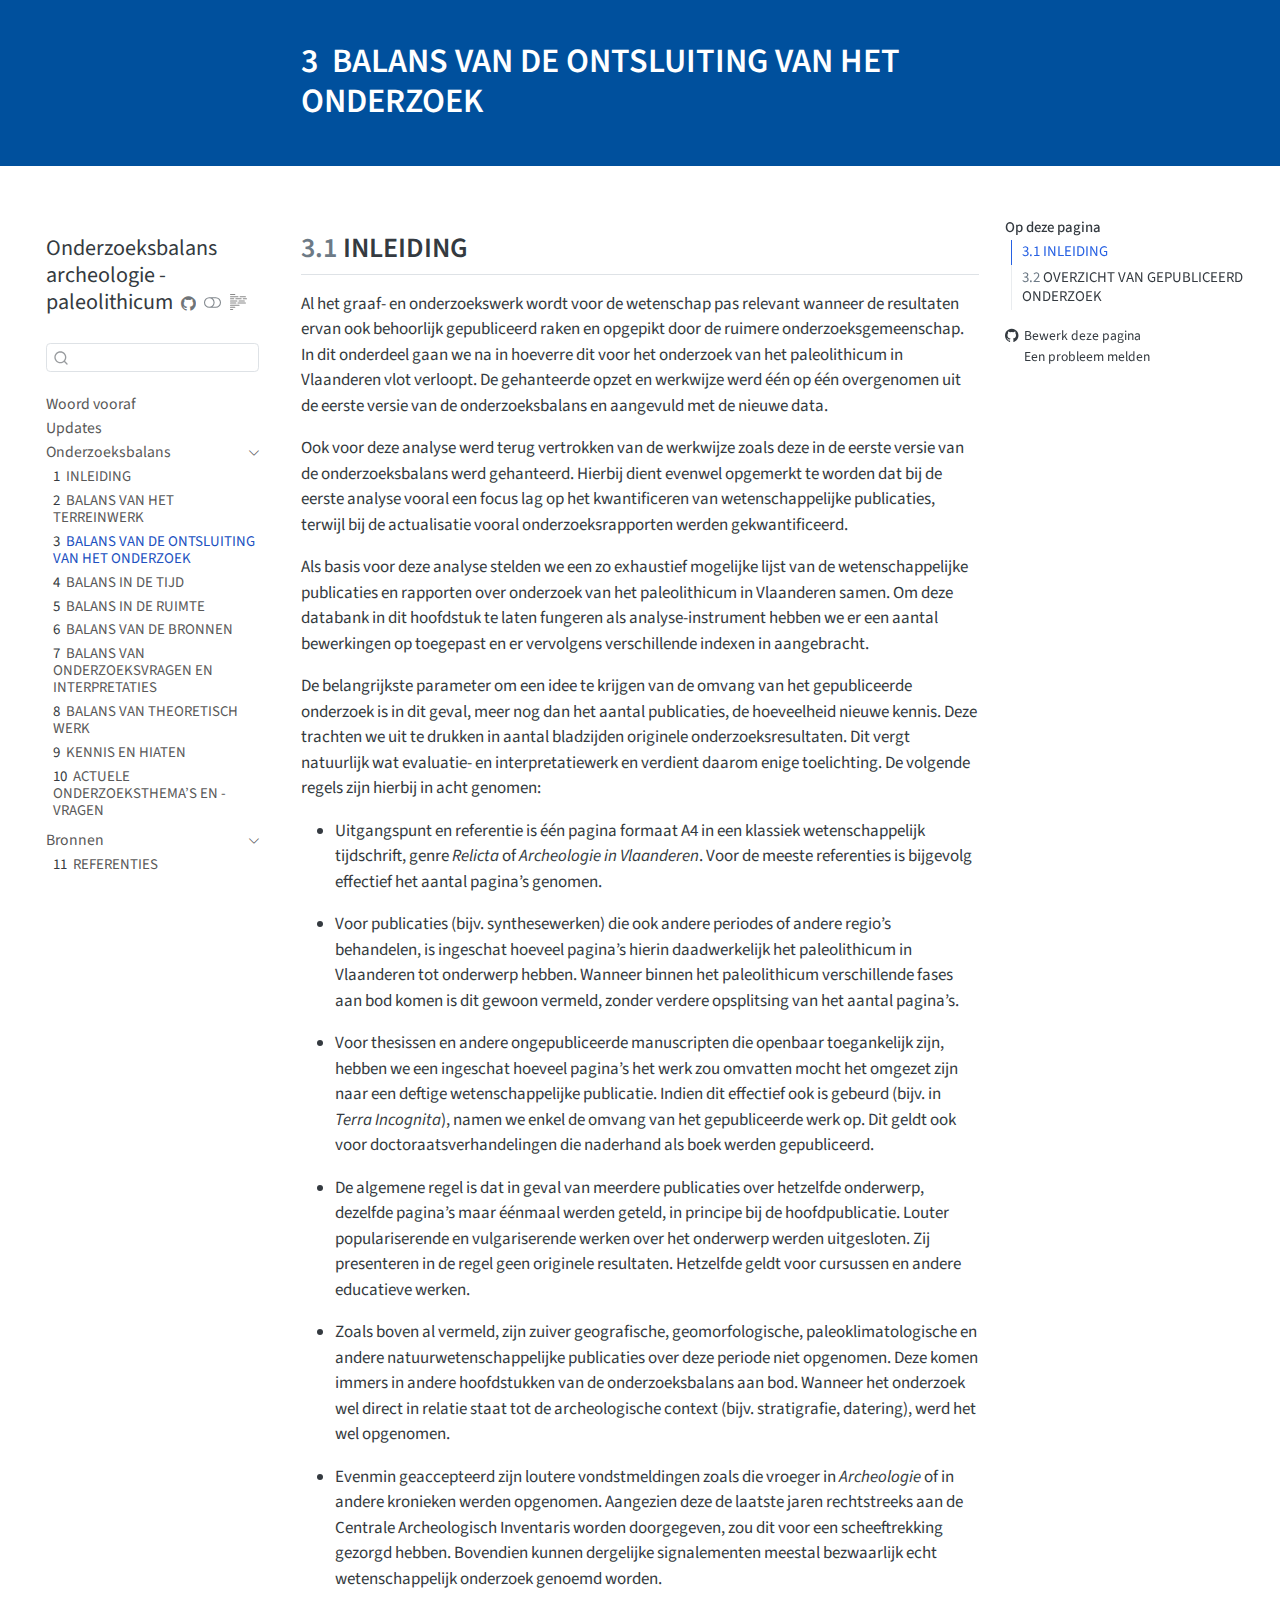
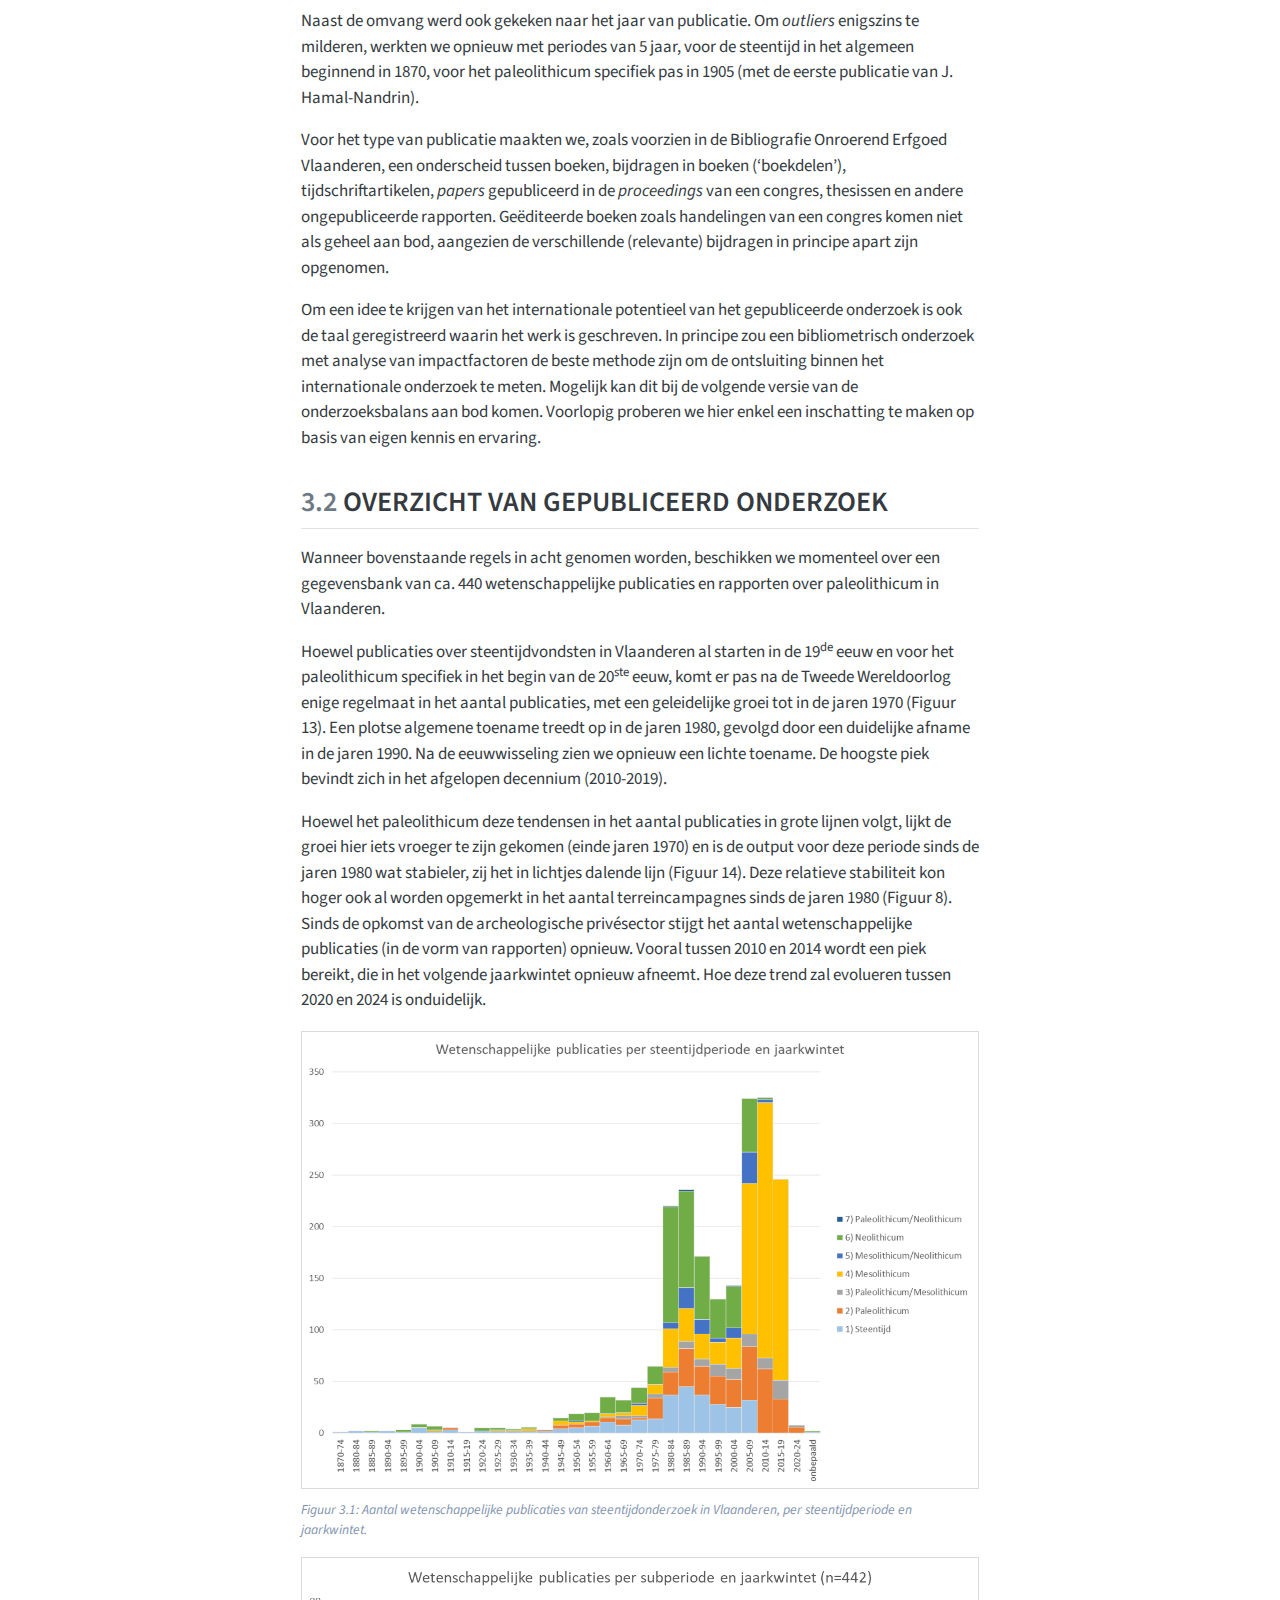
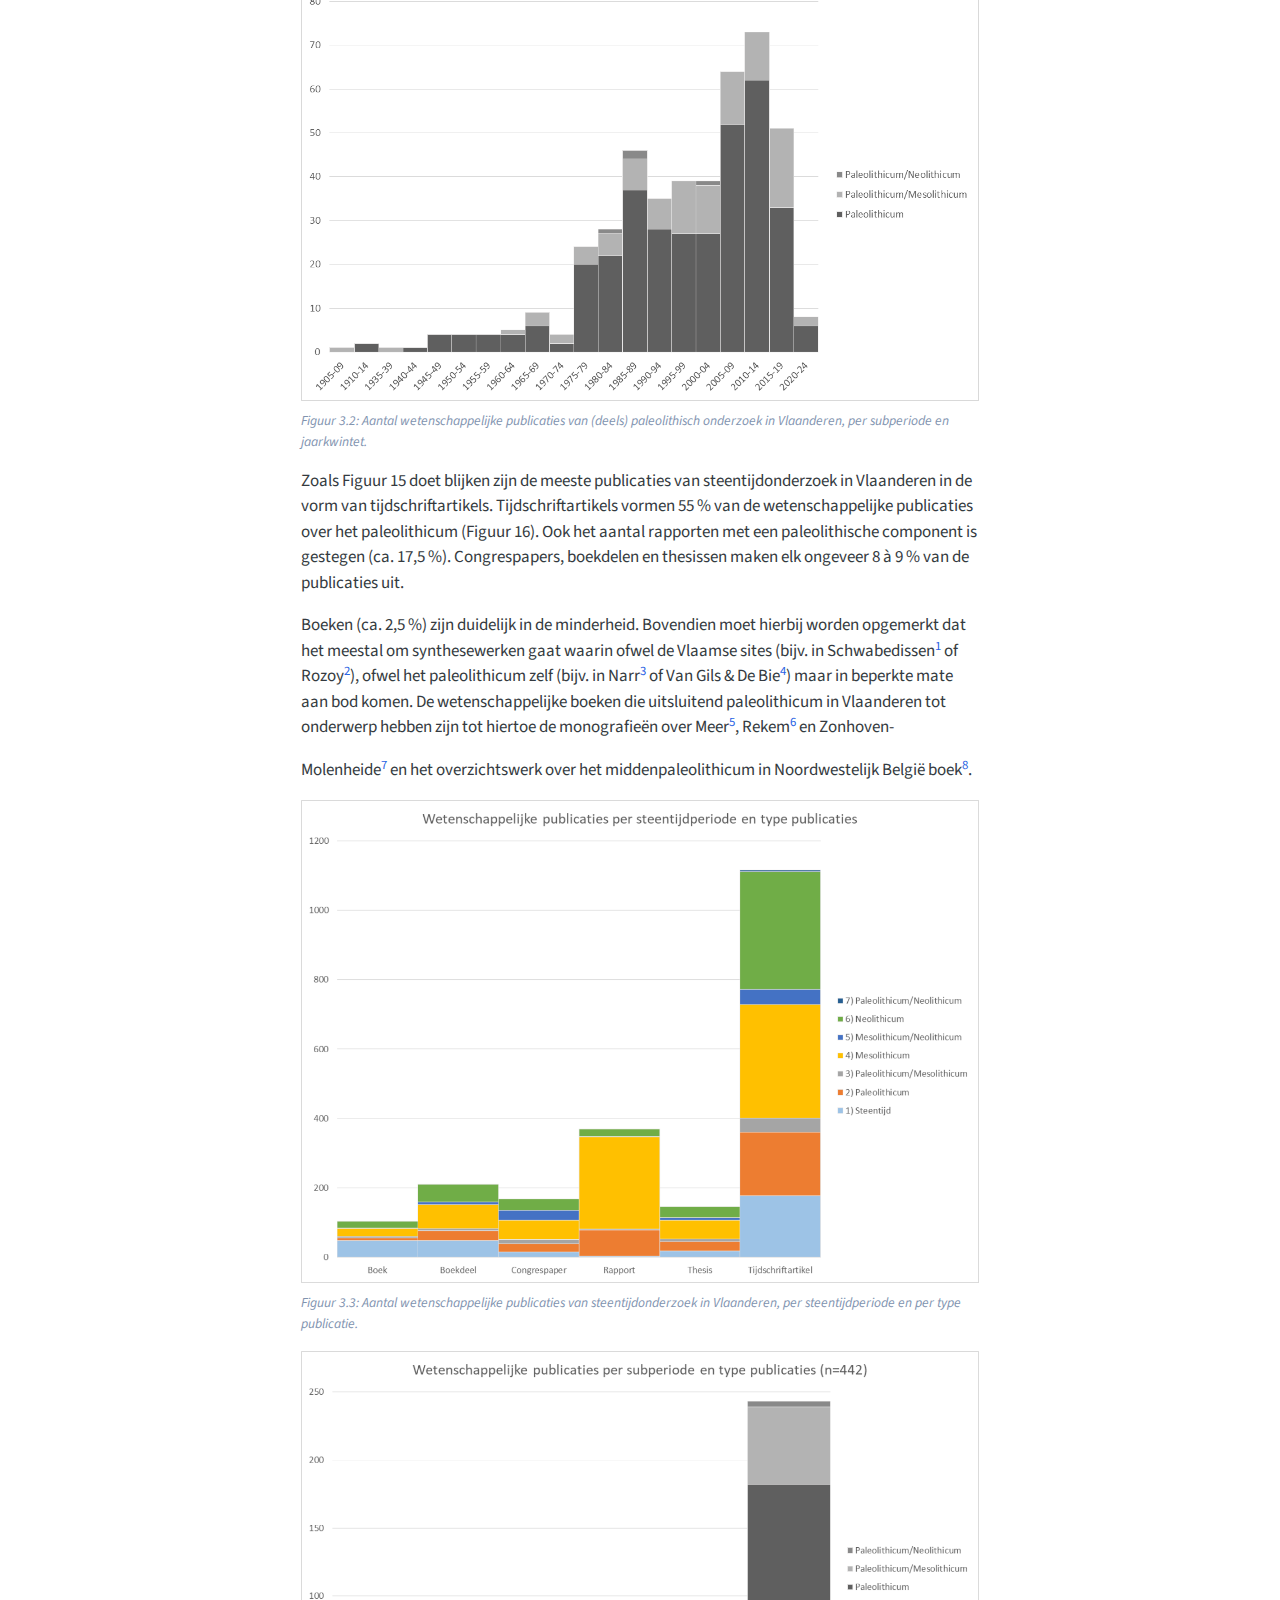
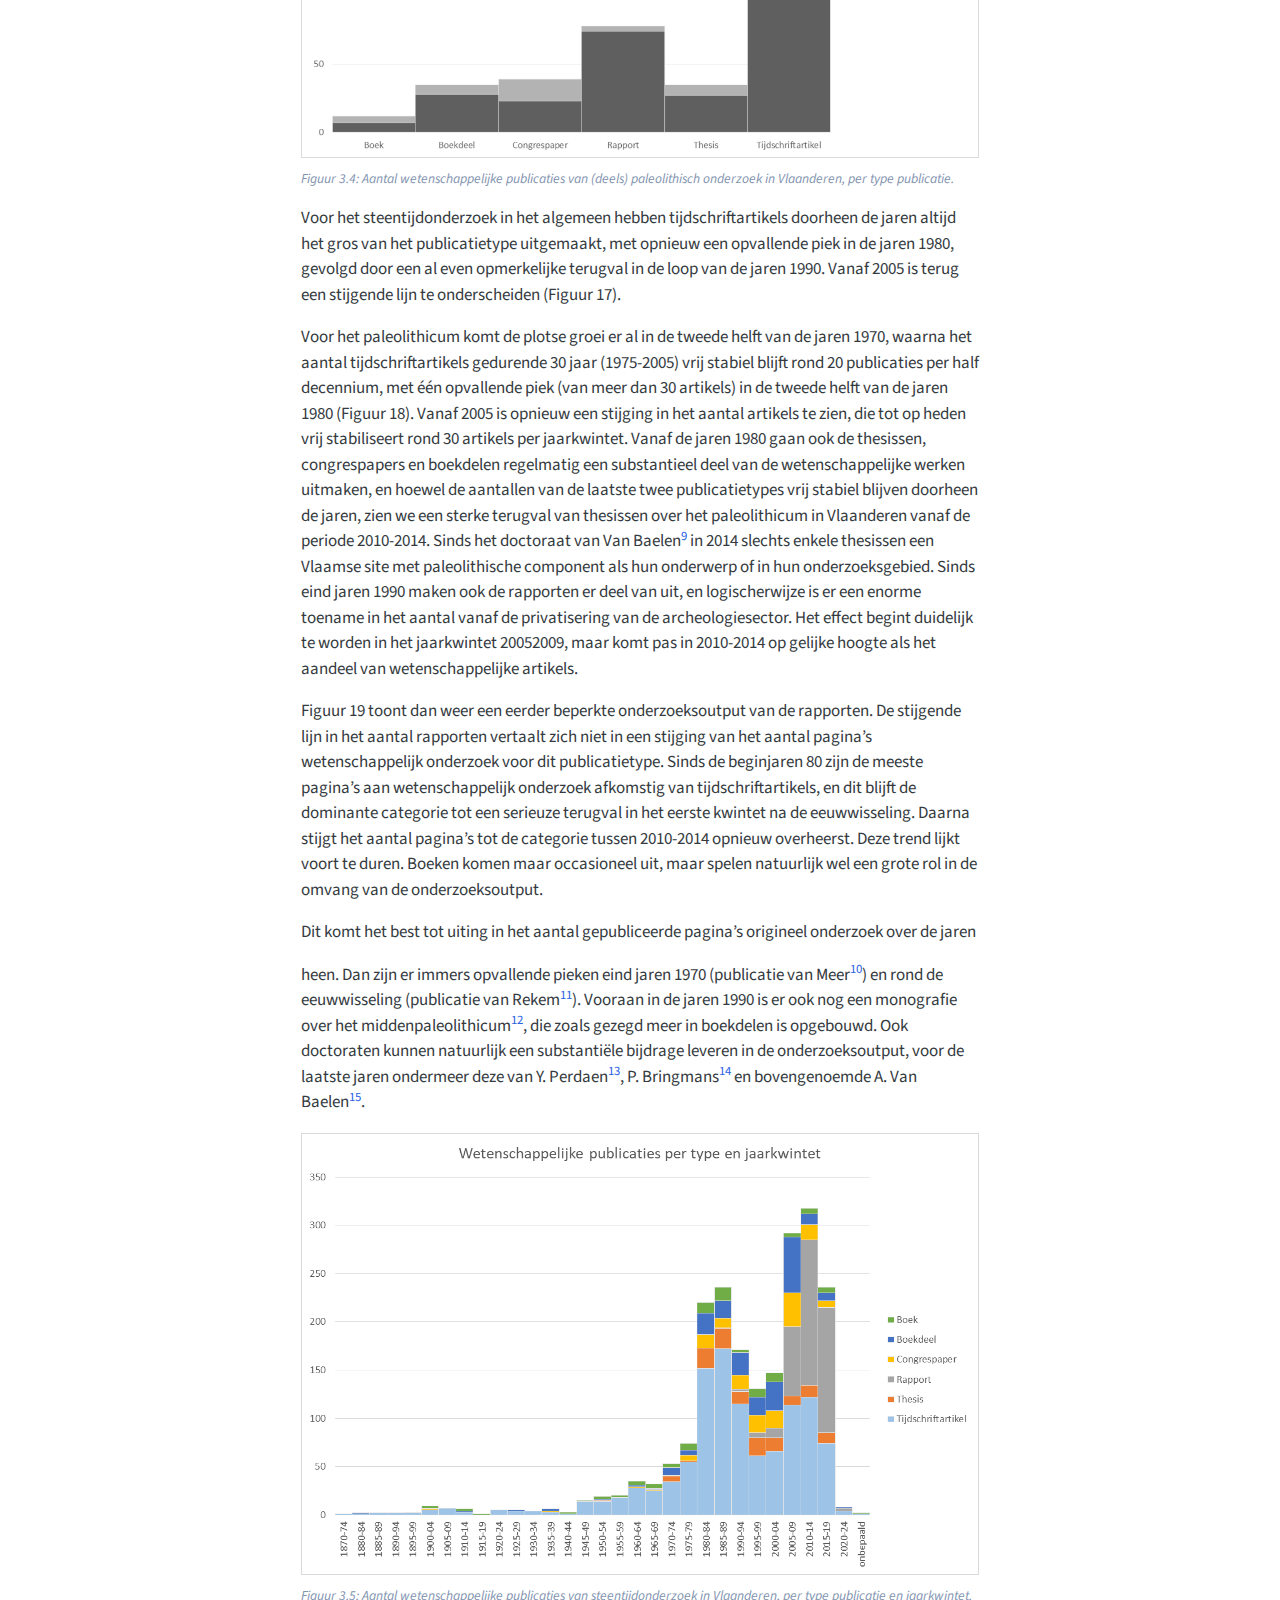
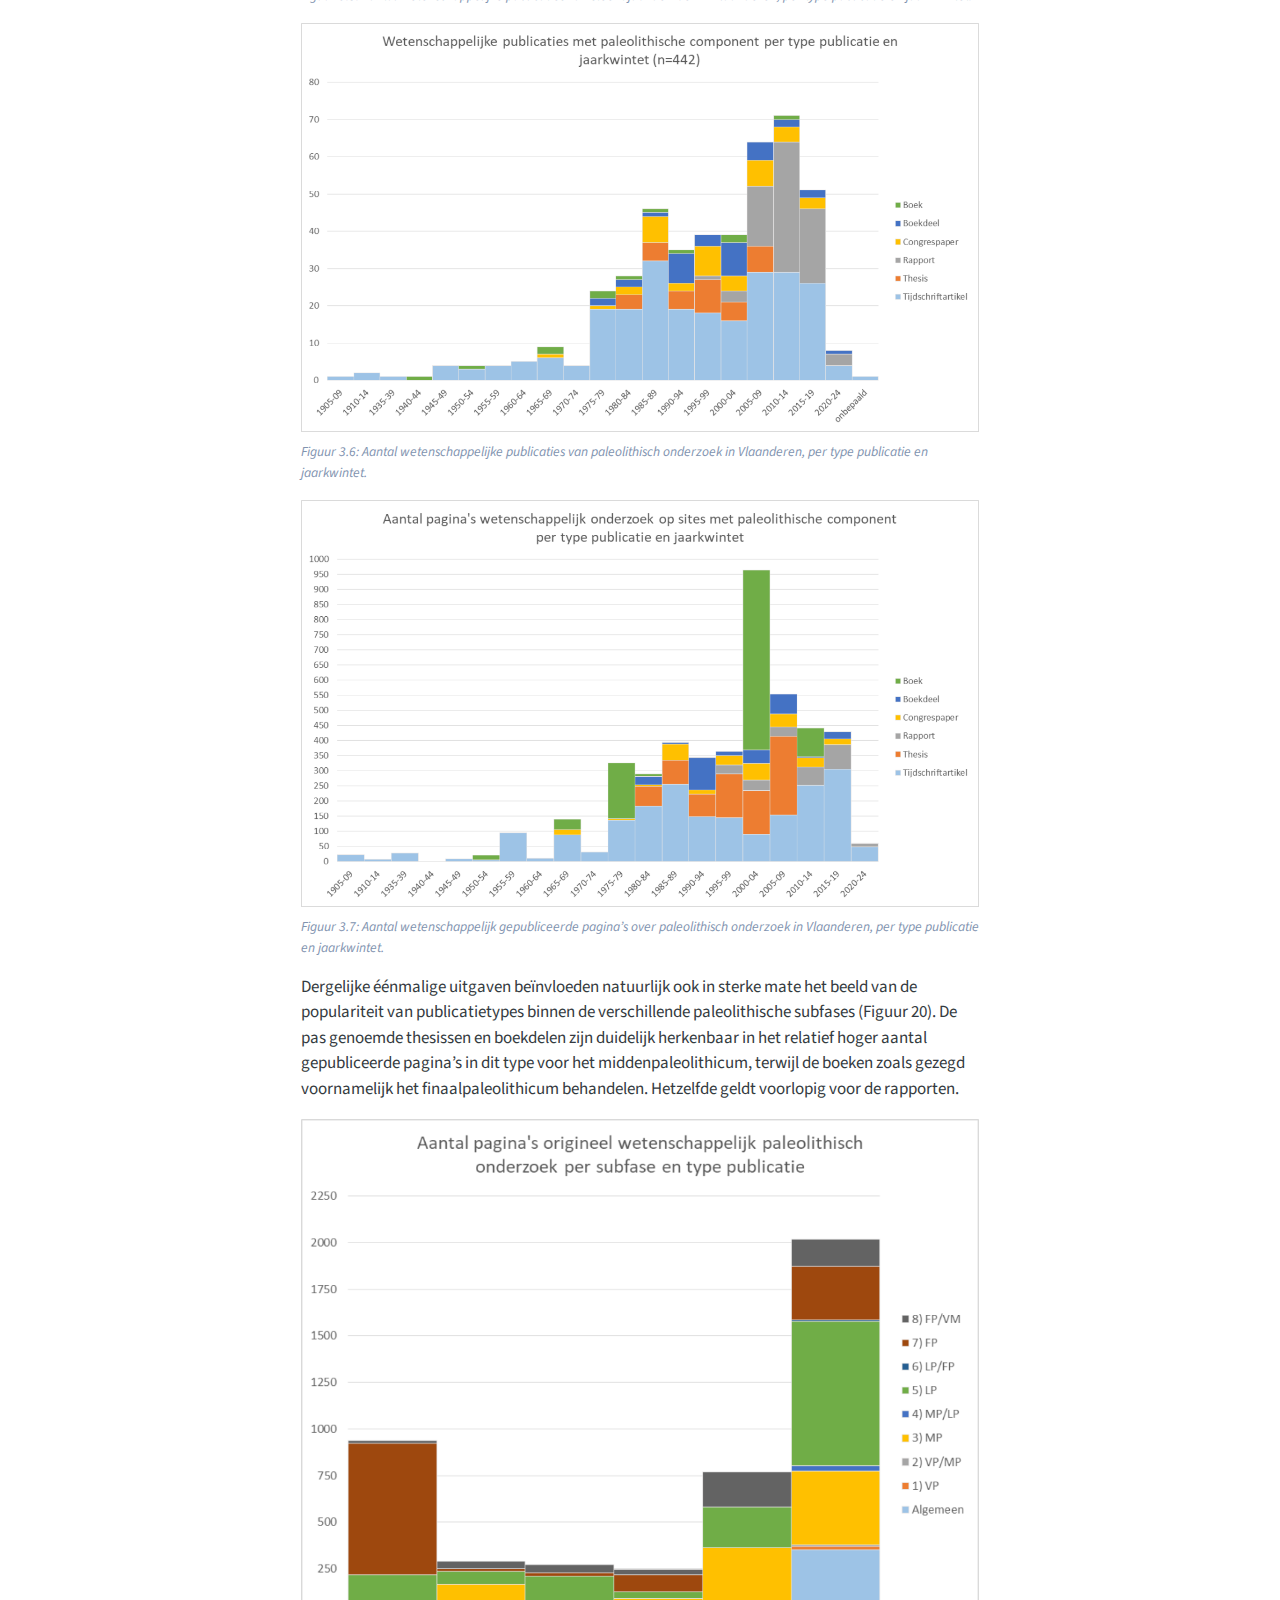
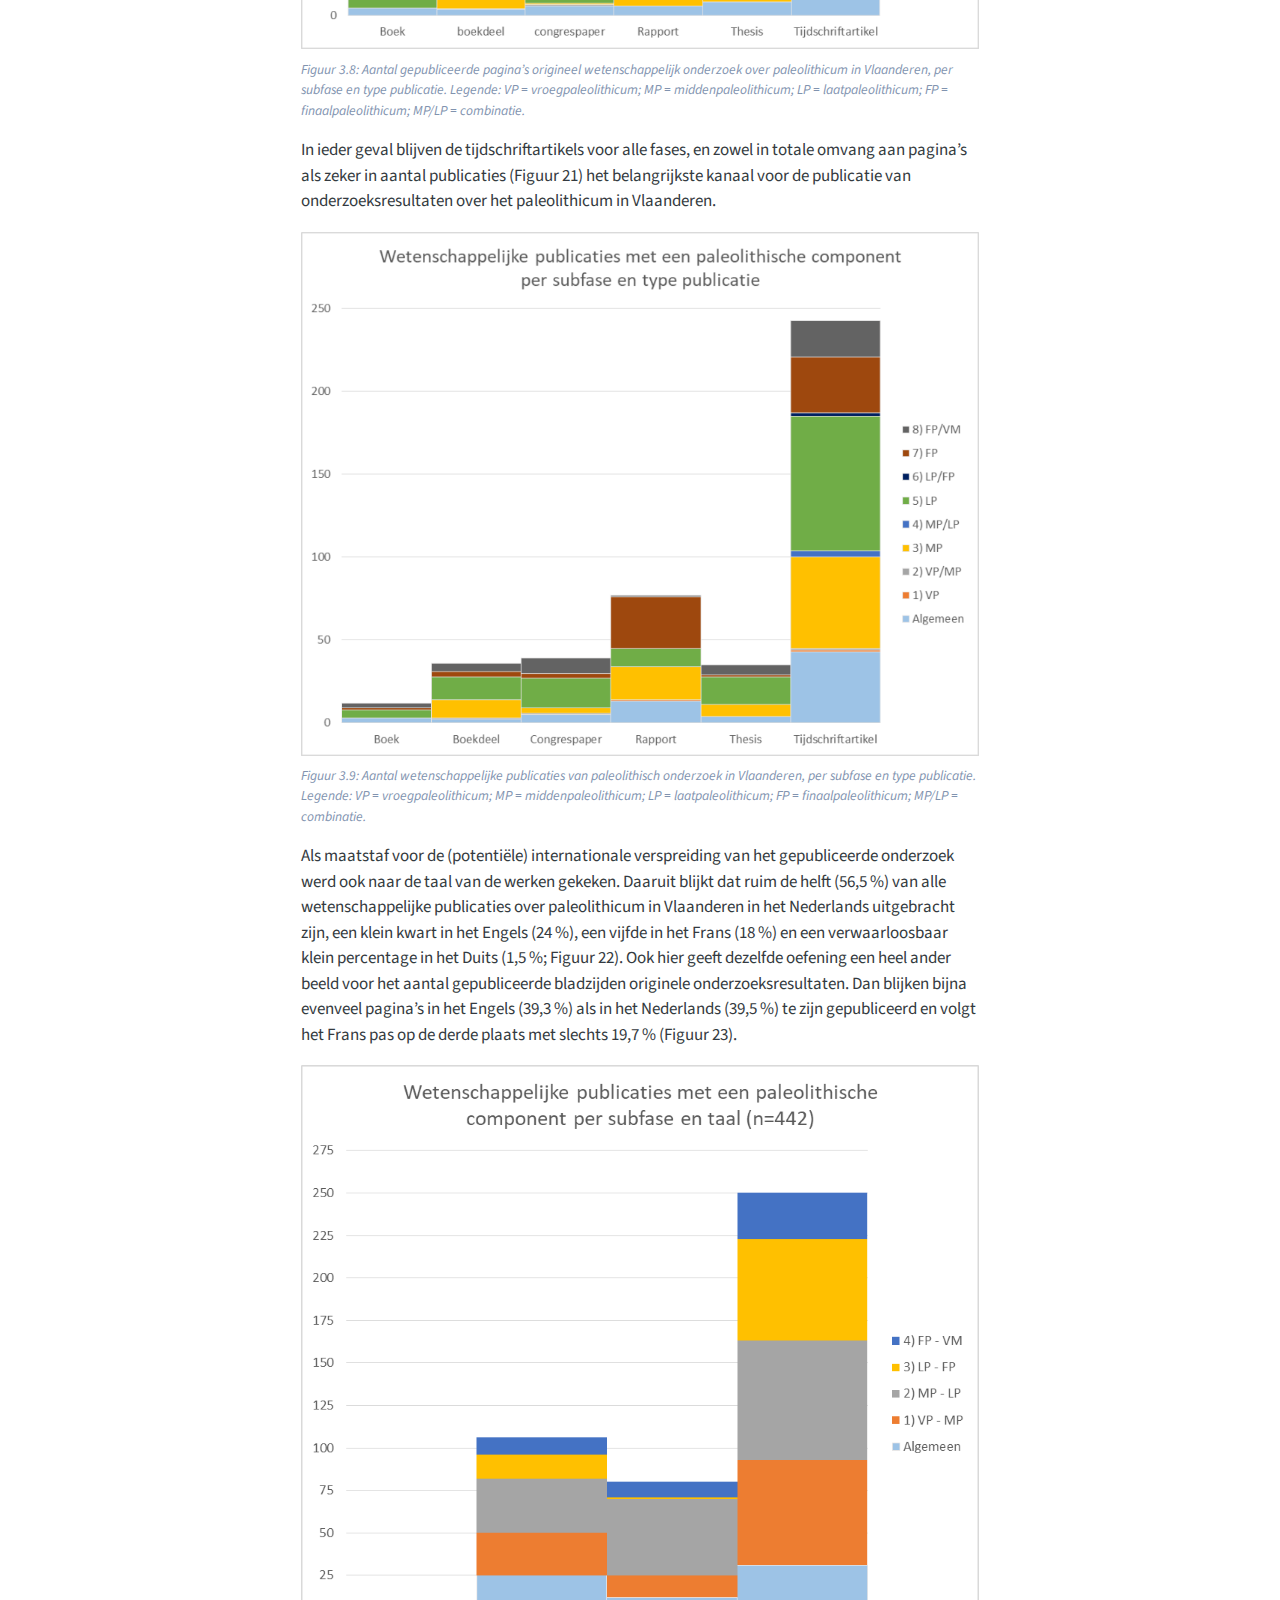
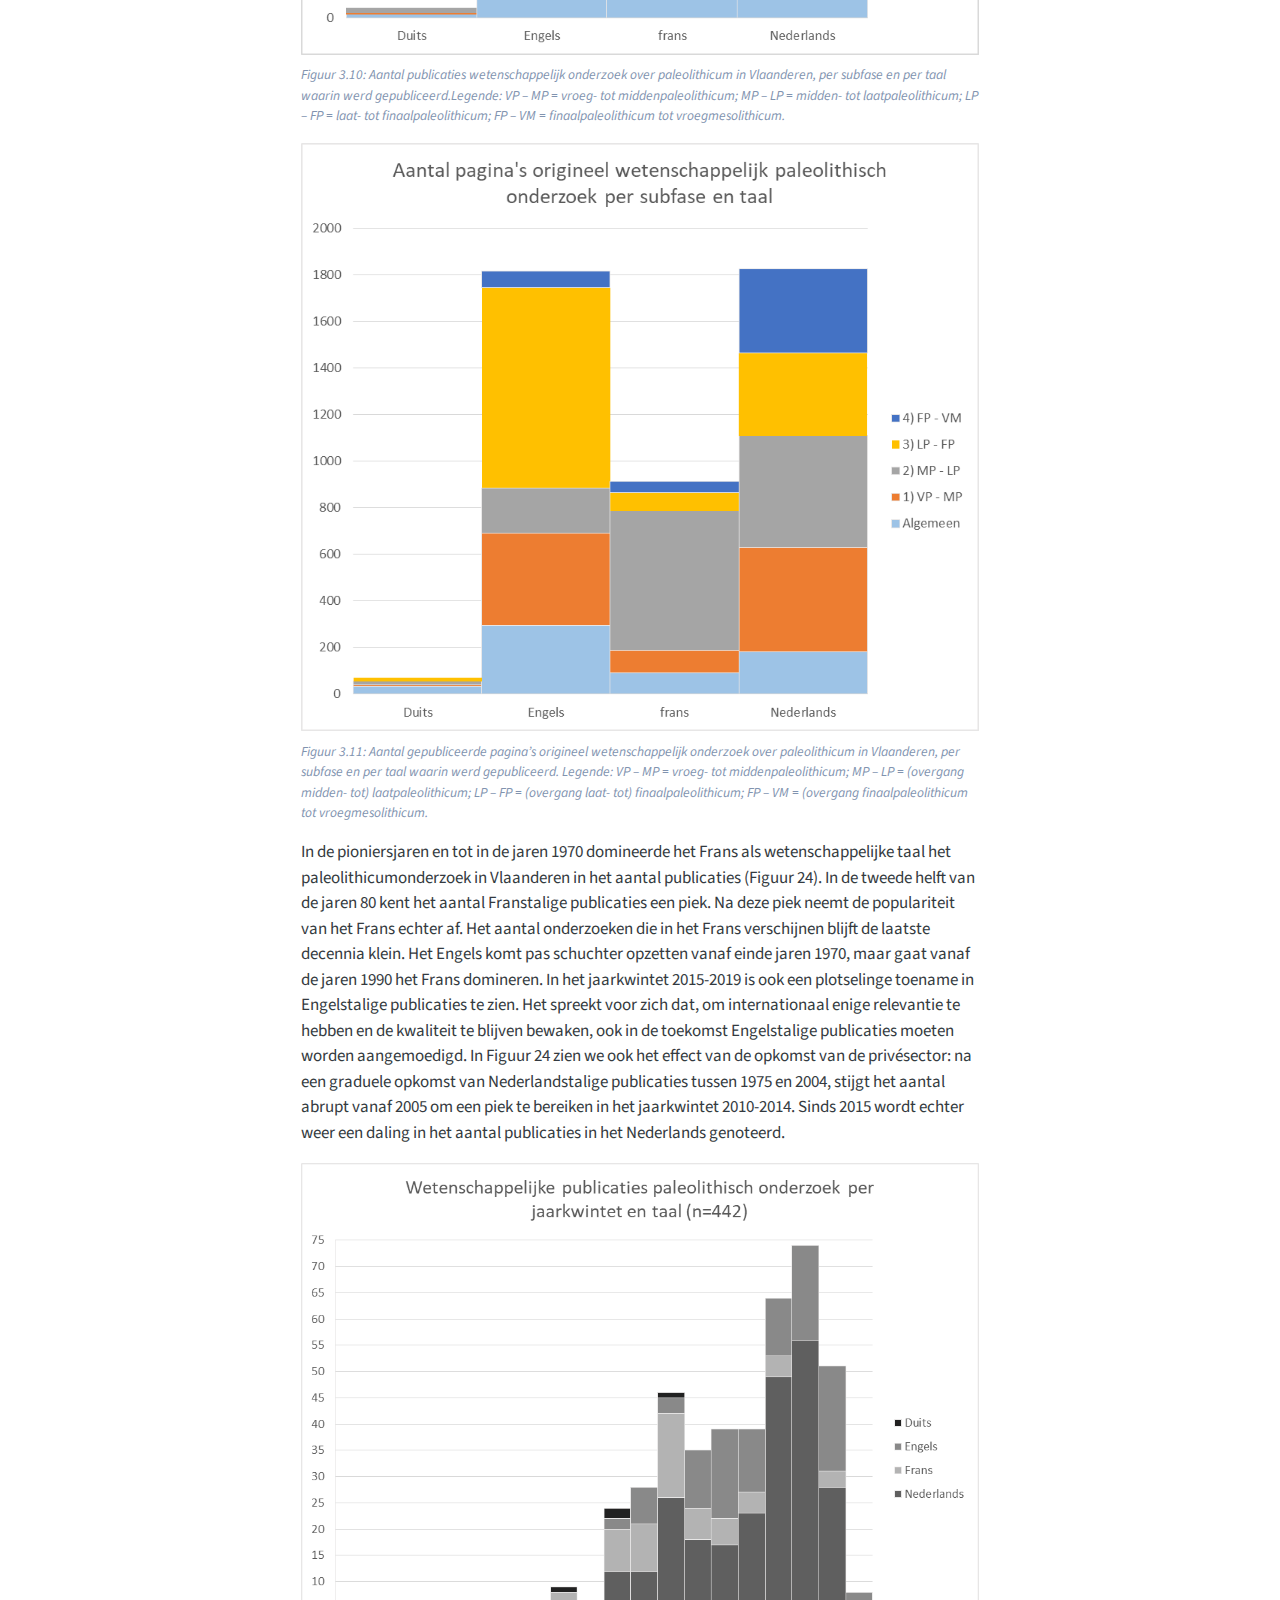
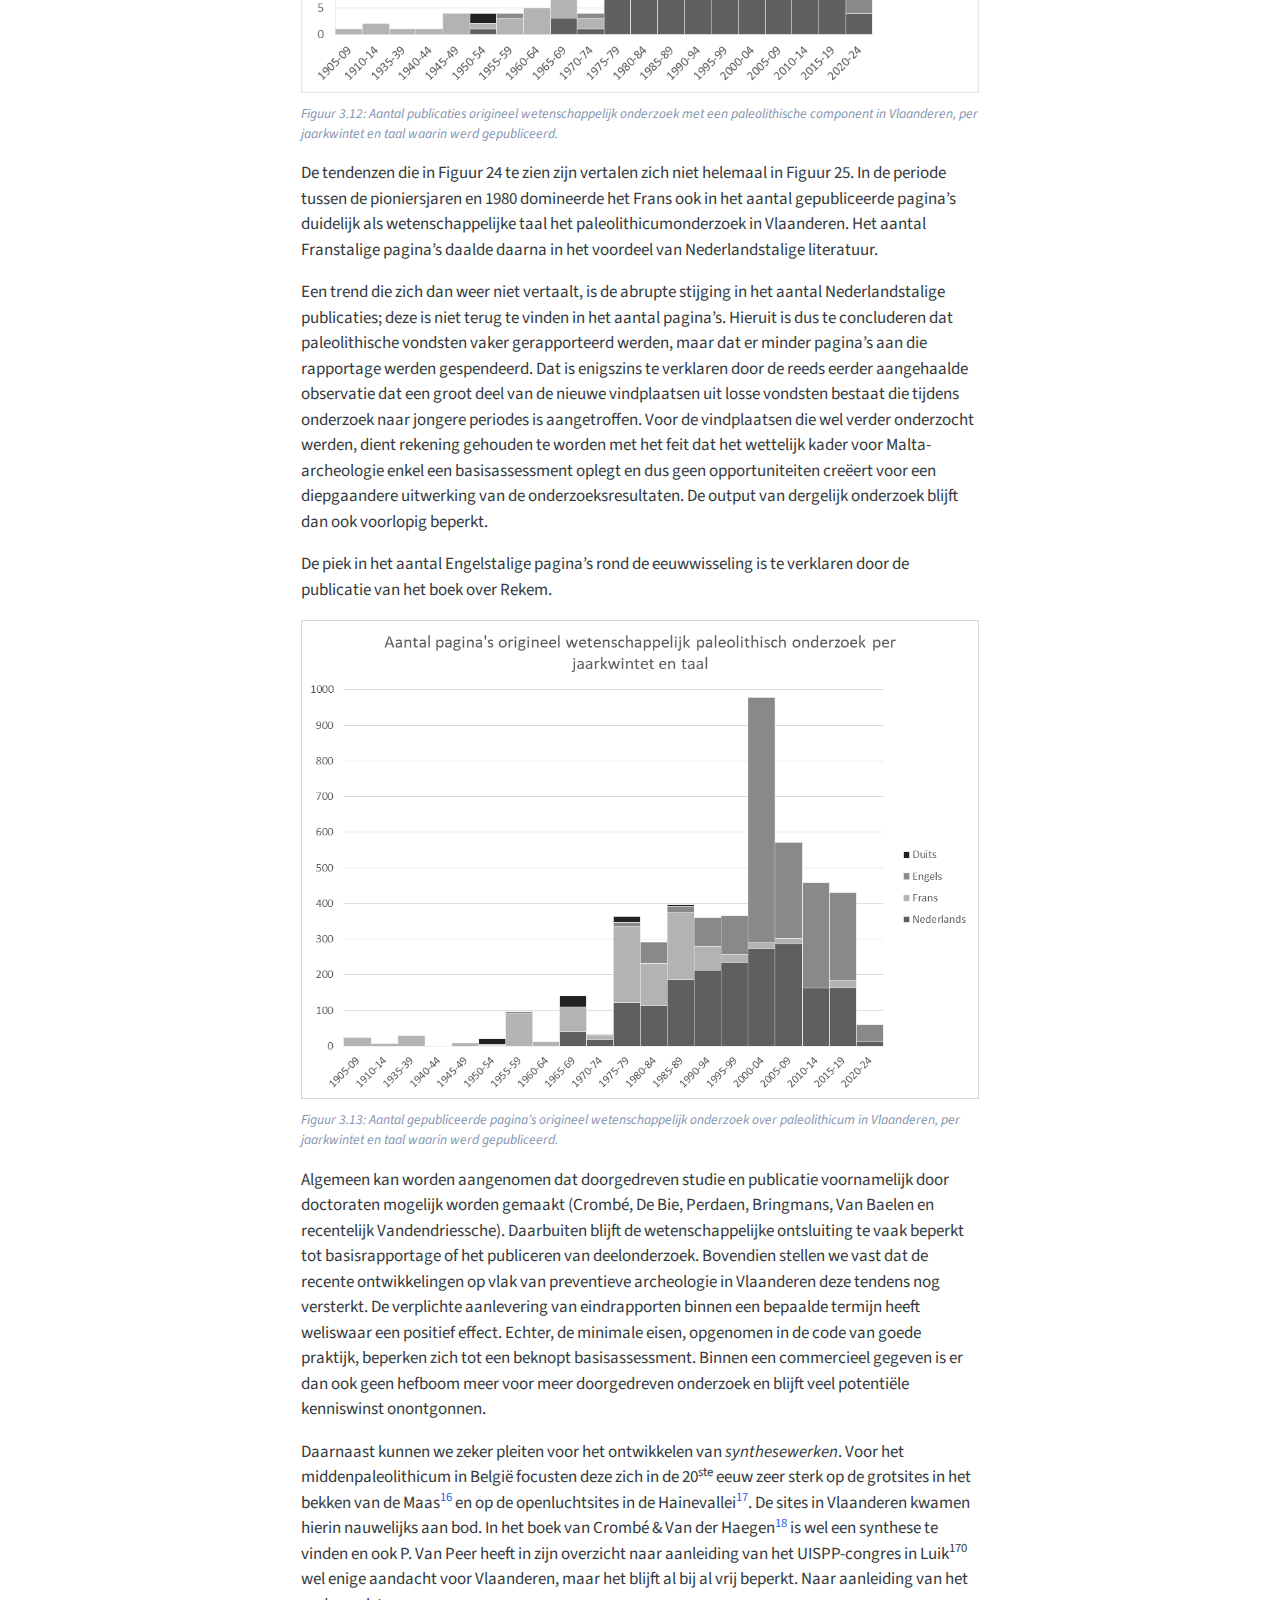
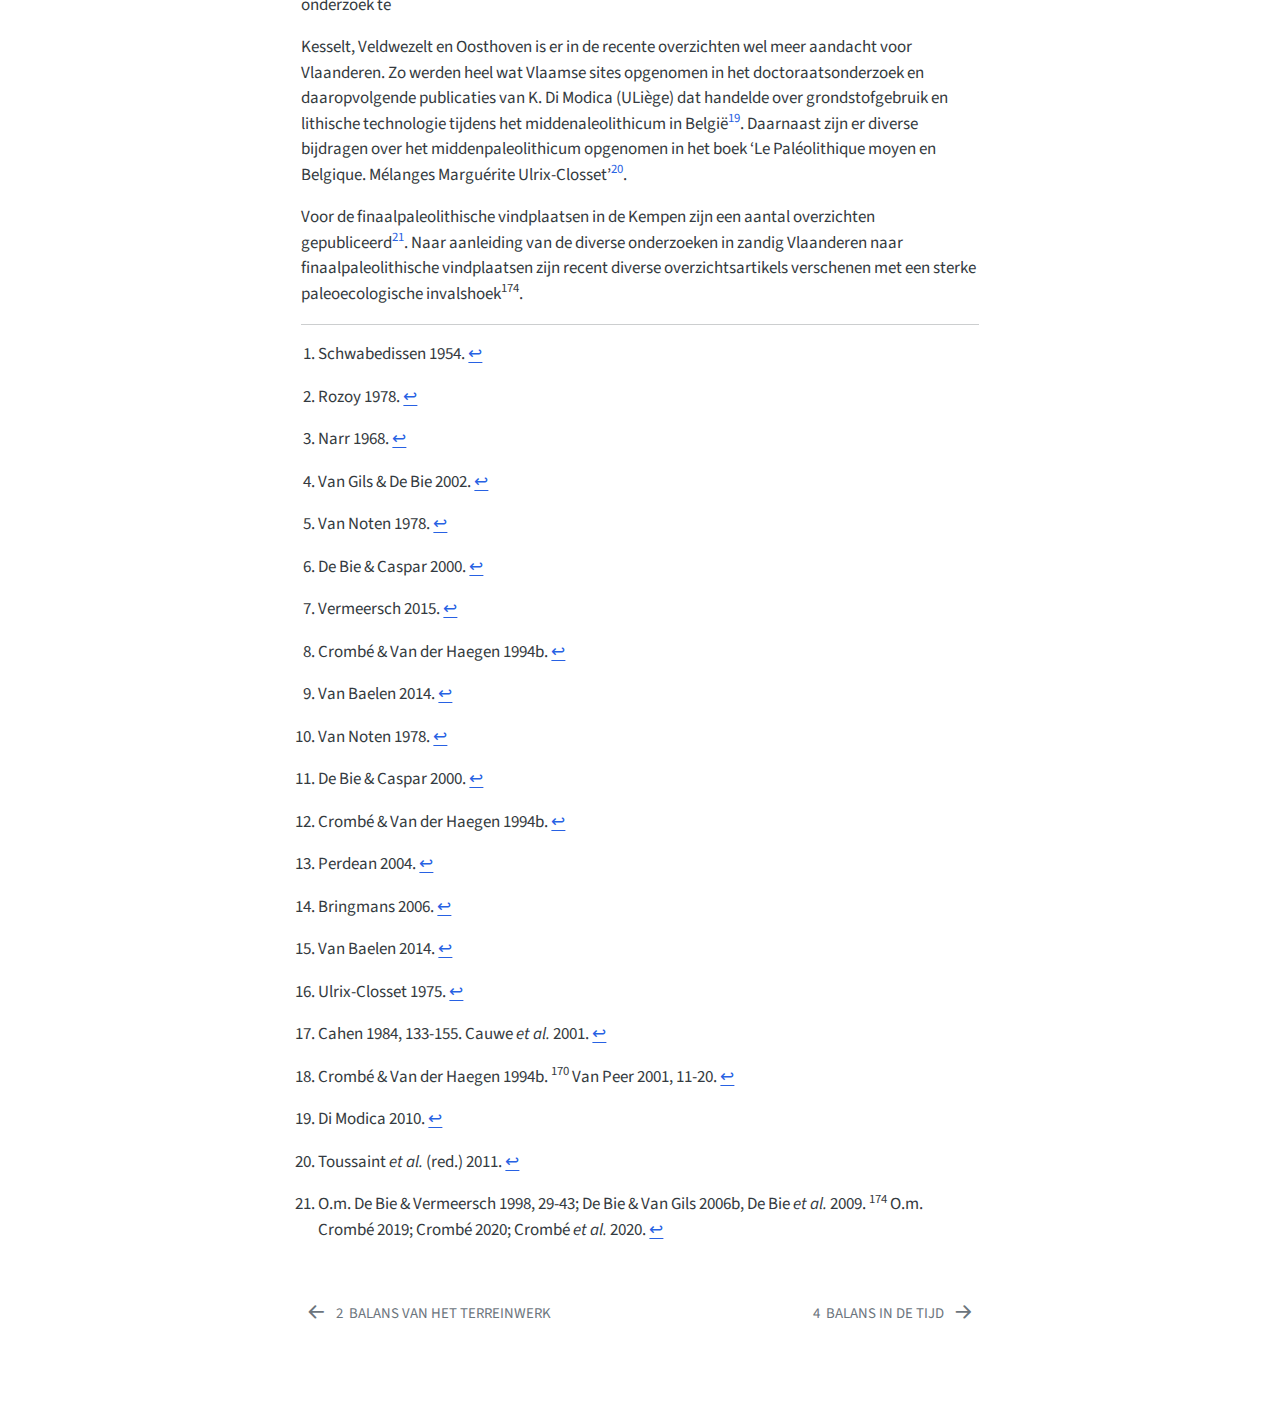
<file: docs/OBPALEO_03.html>
<!DOCTYPE html>
<html xmlns="http://www.w3.org/1999/xhtml" lang="nl" xml:lang="nl"><head>

<meta charset="utf-8">
<meta name="generator" content="quarto-1.5.57">

<meta name="viewport" content="width=device-width, initial-scale=1.0, user-scalable=yes">


<title>3&nbsp; BALANS VAN DE ONTSLUITING VAN HET ONDERZOEK – Onderzoeksbalans archeologie - paleolithicum</title>
<style>
code{white-space: pre-wrap;}
span.smallcaps{font-variant: small-caps;}
div.columns{display: flex; gap: min(4vw, 1.5em);}
div.column{flex: auto; overflow-x: auto;}
div.hanging-indent{margin-left: 1.5em; text-indent: -1.5em;}
ul.task-list{list-style: none;}
ul.task-list li input[type="checkbox"] {
  width: 0.8em;
  margin: 0 0.8em 0.2em -1em; /* quarto-specific, see https://github.com/quarto-dev/quarto-cli/issues/4556 */ 
  vertical-align: middle;
}
</style>


<script src="site_libs/quarto-nav/quarto-nav.js"></script>
<script src="site_libs/quarto-nav/headroom.min.js"></script>
<script src="site_libs/clipboard/clipboard.min.js"></script>
<script src="site_libs/quarto-search/autocomplete.umd.js"></script>
<script src="site_libs/quarto-search/fuse.min.js"></script>
<script src="site_libs/quarto-search/quarto-search.js"></script>
<meta name="quarto:offset" content="./">
<link href="./OBPALEO_04.html" rel="next">
<link href="./OBPALEO_02.html" rel="prev">
<script src="site_libs/quarto-html/quarto.js"></script>
<script src="site_libs/quarto-html/popper.min.js"></script>
<script src="site_libs/quarto-html/tippy.umd.min.js"></script>
<script src="site_libs/quarto-html/anchor.min.js"></script>
<link href="site_libs/quarto-html/tippy.css" rel="stylesheet">
<link href="site_libs/quarto-html/quarto-syntax-highlighting.css" rel="stylesheet" class="quarto-color-scheme" id="quarto-text-highlighting-styles">
<link href="site_libs/quarto-html/quarto-syntax-highlighting-dark.css" rel="prefetch" class="quarto-color-scheme quarto-color-alternate" id="quarto-text-highlighting-styles">
<script src="site_libs/bootstrap/bootstrap.min.js"></script>
<link href="site_libs/bootstrap/bootstrap-icons.css" rel="stylesheet">
<link href="site_libs/bootstrap/bootstrap.min.css" rel="stylesheet" class="quarto-color-scheme" id="quarto-bootstrap" data-mode="light">
<link href="site_libs/bootstrap/bootstrap-dark.min.css" rel="prefetch" class="quarto-color-scheme quarto-color-alternate" id="quarto-bootstrap" data-mode="dark">
<script id="quarto-search-options" type="application/json">{
  "location": "sidebar",
  "copy-button": false,
  "collapse-after": 3,
  "panel-placement": "start",
  "type": "textbox",
  "limit": 50,
  "keyboard-shortcut": [
    "f",
    "/",
    "s"
  ],
  "show-item-context": false,
  "language": {
    "search-no-results-text": "Geen resultaat",
    "search-matching-documents-text": "Gevonden documenten",
    "search-copy-link-title": "Kopieer link om te zoeken",
    "search-hide-matches-text": "Extra overeenkomsten verbergen",
    "search-more-match-text": "meer overeenkomst in dit document",
    "search-more-matches-text": "meer overeenkomsten in dit document",
    "search-clear-button-title": "Wissen",
    "search-text-placeholder": "",
    "search-detached-cancel-button-title": "Annuleren",
    "search-submit-button-title": "Verzenden",
    "search-label": "Zoeken"
  }
}</script>
<style>

      .quarto-title-block .quarto-title-banner h1,
      .quarto-title-block .quarto-title-banner h2,
      .quarto-title-block .quarto-title-banner h3,
      .quarto-title-block .quarto-title-banner h4,
      .quarto-title-block .quarto-title-banner h5,
      .quarto-title-block .quarto-title-banner h6
      {
        color: white;
      }

      .quarto-title-block .quarto-title-banner {
        color: white;
background: #00509d;
      }
</style>


</head>

<body class="nav-sidebar floating">

<div id="quarto-search-results"></div>
  <header id="quarto-header" class="headroom fixed-top quarto-banner">
  <nav class="quarto-secondary-nav">
    <div class="container-fluid d-flex">
      <button type="button" class="quarto-btn-toggle btn" data-bs-toggle="collapse" role="button" data-bs-target=".quarto-sidebar-collapse-item" aria-controls="quarto-sidebar" aria-expanded="false" aria-label="Schakel zijbalknavigatie" onclick="if (window.quartoToggleHeadroom) { window.quartoToggleHeadroom(); }">
        <i class="bi bi-layout-text-sidebar-reverse"></i>
      </button>
        <a class="flex-grow-1 no-decor" role="navigation" data-bs-toggle="collapse" data-bs-target=".quarto-sidebar-collapse-item" aria-controls="quarto-sidebar" aria-expanded="false" aria-label="Schakel zijbalknavigatie" onclick="if (window.quartoToggleHeadroom) { window.quartoToggleHeadroom(); }">      
          <h1 class="quarto-secondary-nav-title"><span class="chapter-number">3</span>&nbsp; <span class="chapter-title">BALANS VAN DE ONTSLUITING VAN HET ONDERZOEK</span></h1>
        </a>     
      <button type="button" class="btn quarto-search-button" aria-label="Zoeken" onclick="window.quartoOpenSearch();">
        <i class="bi bi-search"></i>
      </button>
    </div>
  </nav>
</header>
<!-- content -->
<header id="title-block-header" class="quarto-title-block default page-columns page-full">
  <div class="quarto-title-banner page-columns page-full">
    <div class="quarto-title column-body">
      <h1 class="title d-none d-lg-block"><span class="chapter-number">3</span>&nbsp; <span class="chapter-title">BALANS VAN DE ONTSLUITING VAN HET ONDERZOEK</span></h1>
                      </div>
  </div>
    
  
  <div class="quarto-title-meta">

      
    
      
    </div>
    
  
  </header><div id="quarto-content" class="quarto-container page-columns page-rows-contents page-layout-article">
<!-- sidebar -->
  <nav id="quarto-sidebar" class="sidebar collapse collapse-horizontal quarto-sidebar-collapse-item sidebar-navigation floating overflow-auto">
    <div class="pt-lg-2 mt-2 text-left sidebar-header">
    <div class="sidebar-title mb-0 py-0">
      <a href="./">Onderzoeksbalans archeologie - paleolithicum</a> 
        <div class="sidebar-tools-main tools-wide">
    <a href="https://github.com/hanecakr/onderzoeksbalans_paleolithicum" title="Broncode" class="quarto-navigation-tool px-1" aria-label="Broncode"><i class="bi bi-github"></i></a>
  <a href="" class="quarto-color-scheme-toggle quarto-navigation-tool  px-1" onclick="window.quartoToggleColorScheme(); return false;" title="Schakel donkere modus"><i class="bi"></i></a>
  <a href="" class="quarto-reader-toggle quarto-navigation-tool px-1" onclick="window.quartoToggleReader(); return false;" title="Schakel leesmodus">
  <div class="quarto-reader-toggle-btn">
  <i class="bi"></i>
  </div>
</a>
</div>
    </div>
      </div>
        <div class="mt-2 flex-shrink-0 align-items-center">
        <div class="sidebar-search">
        <div id="quarto-search" class="" title="Zoeken"></div>
        </div>
        </div>
    <div class="sidebar-menu-container"> 
    <ul class="list-unstyled mt-1">
        <li class="sidebar-item">
  <div class="sidebar-item-container"> 
  <a href="./index.html" class="sidebar-item-text sidebar-link">
 <span class="menu-text">Woord vooraf</span></a>
  </div>
</li>
        <li class="sidebar-item">
  <div class="sidebar-item-container"> 
  <a href="./OBPALEO_00_wijzigingen.html" class="sidebar-item-text sidebar-link">
 <span class="menu-text">Updates</span></a>
  </div>
</li>
        <li class="sidebar-item sidebar-item-section">
      <div class="sidebar-item-container"> 
            <a class="sidebar-item-text sidebar-link text-start" data-bs-toggle="collapse" data-bs-target="#quarto-sidebar-section-1" role="navigation" aria-expanded="true">
 <span class="menu-text">Onderzoeksbalans</span></a>
          <a class="sidebar-item-toggle text-start" data-bs-toggle="collapse" data-bs-target="#quarto-sidebar-section-1" role="navigation" aria-expanded="true" aria-label="Schakel sectie">
            <i class="bi bi-chevron-right ms-2"></i>
          </a> 
      </div>
      <ul id="quarto-sidebar-section-1" class="collapse list-unstyled sidebar-section depth1 show">  
          <li class="sidebar-item">
  <div class="sidebar-item-container"> 
  <a href="./OBPALEO_01.html" class="sidebar-item-text sidebar-link">
 <span class="menu-text"><span class="chapter-number">1</span>&nbsp; <span class="chapter-title">INLEIDING</span></span></a>
  </div>
</li>
          <li class="sidebar-item">
  <div class="sidebar-item-container"> 
  <a href="./OBPALEO_02.html" class="sidebar-item-text sidebar-link">
 <span class="menu-text"><span class="chapter-number">2</span>&nbsp; <span class="chapter-title">BALANS VAN HET TERREINWERK</span></span></a>
  </div>
</li>
          <li class="sidebar-item">
  <div class="sidebar-item-container"> 
  <a href="./OBPALEO_03.html" class="sidebar-item-text sidebar-link active">
 <span class="menu-text"><span class="chapter-number">3</span>&nbsp; <span class="chapter-title">BALANS VAN DE ONTSLUITING VAN HET ONDERZOEK</span></span></a>
  </div>
</li>
          <li class="sidebar-item">
  <div class="sidebar-item-container"> 
  <a href="./OBPALEO_04.html" class="sidebar-item-text sidebar-link">
 <span class="menu-text"><span class="chapter-number">4</span>&nbsp; <span class="chapter-title">BALANS IN DE TIJD</span></span></a>
  </div>
</li>
          <li class="sidebar-item">
  <div class="sidebar-item-container"> 
  <a href="./OBPALEO_05.html" class="sidebar-item-text sidebar-link">
 <span class="menu-text"><span class="chapter-number">5</span>&nbsp; <span class="chapter-title">BALANS IN DE RUIMTE</span></span></a>
  </div>
</li>
          <li class="sidebar-item">
  <div class="sidebar-item-container"> 
  <a href="./OBPALEO_06.html" class="sidebar-item-text sidebar-link">
 <span class="menu-text"><span class="chapter-number">6</span>&nbsp; <span class="chapter-title">BALANS VAN DE BRONNEN</span></span></a>
  </div>
</li>
          <li class="sidebar-item">
  <div class="sidebar-item-container"> 
  <a href="./OBPALEO_07.html" class="sidebar-item-text sidebar-link">
 <span class="menu-text"><span class="chapter-number">7</span>&nbsp; <span class="chapter-title">BALANS VAN ONDERZOEKSVRAGEN EN INTERPRETATIES</span></span></a>
  </div>
</li>
          <li class="sidebar-item">
  <div class="sidebar-item-container"> 
  <a href="./OBPALEO_08.html" class="sidebar-item-text sidebar-link">
 <span class="menu-text"><span class="chapter-number">8</span>&nbsp; <span class="chapter-title">BALANS VAN THEORETISCH WERK</span></span></a>
  </div>
</li>
          <li class="sidebar-item">
  <div class="sidebar-item-container"> 
  <a href="./OBPALEO_09.html" class="sidebar-item-text sidebar-link">
 <span class="menu-text"><span class="chapter-number">9</span>&nbsp; <span class="chapter-title">KENNIS EN HIATEN</span></span></a>
  </div>
</li>
          <li class="sidebar-item">
  <div class="sidebar-item-container"> 
  <a href="./OBPALEO_10.html" class="sidebar-item-text sidebar-link">
 <span class="menu-text"><span class="chapter-number">10</span>&nbsp; <span class="chapter-title">ACTUELE ONDERZOEKSTHEMA’S EN -VRAGEN</span></span></a>
  </div>
</li>
      </ul>
  </li>
        <li class="sidebar-item sidebar-item-section">
      <div class="sidebar-item-container"> 
            <a class="sidebar-item-text sidebar-link text-start" data-bs-toggle="collapse" data-bs-target="#quarto-sidebar-section-2" role="navigation" aria-expanded="true">
 <span class="menu-text">Bronnen</span></a>
          <a class="sidebar-item-toggle text-start" data-bs-toggle="collapse" data-bs-target="#quarto-sidebar-section-2" role="navigation" aria-expanded="true" aria-label="Schakel sectie">
            <i class="bi bi-chevron-right ms-2"></i>
          </a> 
      </div>
      <ul id="quarto-sidebar-section-2" class="collapse list-unstyled sidebar-section depth1 show">  
          <li class="sidebar-item">
  <div class="sidebar-item-container"> 
  <a href="./OBPALEO_bibliografie.html" class="sidebar-item-text sidebar-link">
 <span class="menu-text"><span class="chapter-number">11</span>&nbsp; <span class="chapter-title">REFERENTIES</span></span></a>
  </div>
</li>
      </ul>
  </li>
    </ul>
    </div>
</nav>
<div id="quarto-sidebar-glass" class="quarto-sidebar-collapse-item" data-bs-toggle="collapse" data-bs-target=".quarto-sidebar-collapse-item"></div>
<!-- margin-sidebar -->
    <div id="quarto-margin-sidebar" class="sidebar margin-sidebar">
        <nav id="TOC" role="doc-toc" class="toc-active">
    <h2 id="toc-title">Op deze pagina</h2>
   
  <ul>
  <li><a href="#inleiding" id="toc-inleiding" class="nav-link active" data-scroll-target="#inleiding"><span class="header-section-number">3.1</span> INLEIDING</a></li>
  <li><a href="#overzicht-van-gepubliceerd-onderzoek" id="toc-overzicht-van-gepubliceerd-onderzoek" class="nav-link" data-scroll-target="#overzicht-van-gepubliceerd-onderzoek"><span class="header-section-number">3.2</span> OVERZICHT VAN GEPUBLICEERD ONDERZOEK</a></li>
  </ul>
<div class="toc-actions"><ul><li><a href="https://github.com/hanecakr/onderzoeksbalans_paleolithicum/edit/main/OBPALEO_03.qmd" class="toc-action"><i class="bi bi-github"></i>Bewerk deze pagina</a></li><li><a href="https://github.com/hanecakr/onderzoeksbalans_paleolithicum/issues/new" class="toc-action"><i class="bi empty"></i>Een probleem melden</a></li></ul></div></nav>
    </div>
<!-- main -->
<main class="content quarto-banner-title-block" id="quarto-document-content">





<section id="inleiding" class="level2" data-number="3.1">
<h2 data-number="3.1" class="anchored" data-anchor-id="inleiding"><span class="header-section-number">3.1</span> INLEIDING</h2>
<p>Al het graaf- en onderzoekswerk wordt voor de wetenschap pas relevant wanneer de resultaten ervan ook behoorlijk gepubliceerd raken en opgepikt door de ruimere onderzoeksgemeenschap. In dit onderdeel gaan we na in hoeverre dit voor het onderzoek van het paleolithicum in Vlaanderen vlot verloopt. De gehanteerde opzet en werkwijze werd één op één overgenomen uit de eerste versie van de onderzoeksbalans en aangevuld met de nieuwe data.</p>
<p>Ook voor deze analyse werd terug vertrokken van de werkwijze zoals deze in de eerste versie van de onderzoeksbalans werd gehanteerd. Hierbij dient evenwel opgemerkt te worden dat bij de eerste analyse vooral een focus lag op het kwantificeren van wetenschappelijke publicaties, terwijl bij de actualisatie vooral onderzoeksrapporten werden gekwantificeerd.</p>
<p>Als basis voor deze analyse stelden we een zo exhaustief mogelijke lijst van de wetenschappelijke publicaties en rapporten over onderzoek van het paleolithicum in Vlaanderen samen. Om deze databank in dit hoofdstuk te laten fungeren als analyse-instrument hebben we er een aantal bewerkingen op toegepast en er vervolgens verschillende indexen in aangebracht.</p>
<p>De belangrijkste parameter om een idee te krijgen van de omvang van het gepubliceerde onderzoek is in dit geval, meer nog dan het aantal publicaties, de hoeveelheid nieuwe kennis. Deze trachten we uit te drukken in aantal bladzijden originele onderzoeksresultaten. Dit vergt natuurlijk wat evaluatie- en interpretatiewerk en verdient daarom enige toelichting. De volgende regels zijn hierbij in acht genomen:</p>
<ul>
<li><p>Uitgangspunt en referentie is één pagina formaat A4 in een klassiek wetenschappelijk tijdschrift, genre <em>Relicta</em> of <em>Archeologie in Vlaanderen</em>. Voor de meeste referenties is bijgevolg effectief het aantal pagina’s genomen.</p></li>
<li><p>Voor publicaties (bijv. synthesewerken) die ook andere periodes of andere regio’s behandelen, is ingeschat hoeveel pagina’s hierin daadwerkelijk het paleolithicum in Vlaanderen tot onderwerp hebben. Wanneer binnen het paleolithicum verschillende fases aan bod komen is dit gewoon vermeld, zonder verdere opsplitsing van het aantal pagina’s.</p></li>
<li><p>Voor thesissen en andere ongepubliceerde manuscripten die openbaar toegankelijk zijn, hebben we een ingeschat hoeveel pagina’s het werk zou omvatten mocht het omgezet zijn naar een deftige wetenschappelijke publicatie. Indien dit effectief ook is gebeurd (bijv. in <em>Terra Incognita</em>), namen we enkel de omvang van het gepubliceerde werk op. Dit geldt ook voor doctoraatsverhandelingen die naderhand als boek werden gepubliceerd.</p></li>
<li><p>De algemene regel is dat in geval van meerdere publicaties over hetzelfde onderwerp, dezelfde pagina’s maar éénmaal werden geteld, in principe bij de hoofdpublicatie. Louter populariserende en vulgariserende werken over het onderwerp werden uitgesloten. Zij presenteren in de regel geen originele resultaten. Hetzelfde geldt voor cursussen en andere educatieve werken.</p></li>
<li><p>Zoals boven al vermeld, zijn zuiver geografische, geomorfologische, paleoklimatologische en andere natuurwetenschappelijke publicaties over deze periode niet opgenomen. Deze komen immers in andere hoofdstukken van de onderzoeksbalans aan bod. Wanneer het onderzoek wel direct in relatie staat tot de archeologische context (bijv. stratigrafie, datering), werd het wel opgenomen.</p></li>
<li><p>Evenmin geaccepteerd zijn loutere vondstmeldingen zoals die vroeger in <em>Archeologie</em> of in andere kronieken werden opgenomen. Aangezien deze de laatste jaren rechtstreeks aan de Centrale Archeologisch Inventaris worden doorgegeven, zou dit voor een scheeftrekking gezorgd hebben. Bovendien kunnen dergelijke signalementen meestal bezwaarlijk echt wetenschappelijk onderzoek genoemd worden.</p></li>
</ul>
<p>Naast de omvang werd ook gekeken naar het jaar van publicatie. Om <em>outliers</em> enigszins te milderen, werkten we opnieuw met periodes van 5 jaar, voor de steentijd in het algemeen beginnend in 1870, voor het paleolithicum specifiek pas in 1905 (met de eerste publicatie van J. Hamal-Nandrin).</p>
<p>Voor het type van publicatie maakten we, zoals voorzien in de Bibliografie Onroerend Erfgoed Vlaanderen, een onderscheid tussen boeken, bijdragen in boeken (‘boekdelen’), tijdschriftartikelen, <em>papers</em> gepubliceerd in de <em>proceedings</em> van een congres, thesissen en andere ongepubliceerde rapporten. Geëditeerde boeken zoals handelingen van een congres komen niet als geheel aan bod, aangezien de verschillende (relevante) bijdragen in principe apart zijn opgenomen.</p>
<p>Om een idee te krijgen van het internationale potentieel van het gepubliceerde onderzoek is ook de taal geregistreerd waarin het werk is geschreven. In principe zou een bibliometrisch onderzoek met analyse van impactfactoren de beste methode zijn om de ontsluiting binnen het internationale onderzoek te meten. Mogelijk kan dit bij de volgende versie van de onderzoeksbalans aan bod komen. Voorlopig proberen we hier enkel een inschatting te maken op basis van eigen kennis en ervaring.</p>
</section>
<section id="overzicht-van-gepubliceerd-onderzoek" class="level2" data-number="3.2">
<h2 data-number="3.2" class="anchored" data-anchor-id="overzicht-van-gepubliceerd-onderzoek"><span class="header-section-number">3.2</span> OVERZICHT VAN GEPUBLICEERD ONDERZOEK</h2>
<p>Wanneer bovenstaande regels in acht genomen worden, beschikken we momenteel over een gegevensbank van ca. 440 wetenschappelijke publicaties en rapporten over paleolithicum in Vlaanderen.</p>
<p>Hoewel publicaties over steentijdvondsten in Vlaanderen al starten in de 19<sup>de</sup> eeuw en voor het paleolithicum specifiek in het begin van de 20<sup>ste</sup> eeuw, komt er pas na de Tweede Wereldoorlog enige regelmaat in het aantal publicaties, met een geleidelijke groei tot in de jaren 1970 (Figuur 13). Een plotse algemene toename treedt op in de jaren 1980, gevolgd door een duidelijke afname in de jaren 1990. Na de eeuwwisseling zien we opnieuw een lichte toename. De hoogste piek bevindt zich in het afgelopen decennium (2010-2019).</p>
<p>Hoewel het paleolithicum deze tendensen in het aantal publicaties in grote lijnen volgt, lijkt de groei hier iets vroeger te zijn gekomen (einde jaren 1970) en is de output voor deze periode sinds de jaren 1980 wat stabieler, zij het in lichtjes dalende lijn (Figuur 14). Deze relatieve stabiliteit kon hoger ook al worden opgemerkt in het aantal terreincampagnes sinds de jaren 1980 (Figuur 8). Sinds de opkomst van de archeologische privésector stijgt het aantal wetenschappelijke publicaties (in de vorm van rapporten) opnieuw. Vooral tussen 2010 en 2014 wordt een piek bereikt, die in het volgende jaarkwintet opnieuw afneemt. Hoe deze trend zal evolueren tussen 2020 en 2024 is onduidelijk.</p>
<div id="fig-000" class="quarto-float quarto-figure quarto-figure-center anchored">
<figure class="quarto-float quarto-float-fig figure">
<div aria-describedby="fig-000-caption-0ceaefa1-69ba-4598-a22c-09a6ac19f8ca">
<img src="./media/image13.png" class="img-fluid figure-img">
</div>
<figcaption class="quarto-float-caption-bottom quarto-float-caption quarto-float-fig" id="fig-000-caption-0ceaefa1-69ba-4598-a22c-09a6ac19f8ca">
Figuur&nbsp;3.1: Aantal wetenschappelijke publicaties van steentijdonderzoek in Vlaanderen, per steentijdperiode en jaarkwintet.
</figcaption>
</figure>
</div>
<div id="fig-000" class="quarto-float quarto-figure quarto-figure-center anchored">
<figure class="quarto-float quarto-float-fig figure">
<div aria-describedby="fig-000-caption-0ceaefa1-69ba-4598-a22c-09a6ac19f8ca">
<img src="./media/image14.png" class="img-fluid figure-img">
</div>
<figcaption class="quarto-float-caption-bottom quarto-float-caption quarto-float-fig" id="fig-000-caption-0ceaefa1-69ba-4598-a22c-09a6ac19f8ca">
Figuur&nbsp;3.2: Aantal wetenschappelijke publicaties van (deels) paleolithisch onderzoek in Vlaanderen, per subperiode en jaarkwintet.
</figcaption>
</figure>
</div>
<p>Zoals Figuur 15 doet blijken zijn de meeste publicaties van steentijdonderzoek in Vlaanderen in de vorm van tijdschriftartikels. Tijdschriftartikels vormen 55 % van de wetenschappelijke publicaties over het paleolithicum (Figuur 16). Ook het aantal rapporten met een paleolithische component is gestegen (ca. 17,5 %). Congrespapers, boekdelen en thesissen maken elk ongeveer 8 à 9 % van de publicaties uit.</p>
<p>Boeken (ca. 2,5 %) zijn duidelijk in de minderheid. Bovendien moet hierbij worden opgemerkt dat het meestal om synthesewerken gaat waarin ofwel de Vlaamse sites (bijv. in Schwabedissen<a href="#fn1" class="footnote-ref" id="fnref1" role="doc-noteref"><sup>1</sup></a> of Rozoy<a href="#fn2" class="footnote-ref" id="fnref2" role="doc-noteref"><sup>2</sup></a>), ofwel het paleolithicum zelf (bijv. in Narr<a href="#fn3" class="footnote-ref" id="fnref3" role="doc-noteref"><sup>3</sup></a> of Van Gils &amp; De Bie<a href="#fn4" class="footnote-ref" id="fnref4" role="doc-noteref"><sup>4</sup></a>) maar in beperkte mate aan bod komen. De wetenschappelijke boeken die uitsluitend paleolithicum in Vlaanderen tot onderwerp hebben zijn tot hiertoe de monografieën over Meer<a href="#fn5" class="footnote-ref" id="fnref5" role="doc-noteref"><sup>5</sup></a>, Rekem<a href="#fn6" class="footnote-ref" id="fnref6" role="doc-noteref"><sup>6</sup></a> en Zonhoven-</p>
<p>Molenheide<a href="#fn7" class="footnote-ref" id="fnref7" role="doc-noteref"><sup>7</sup></a> en het overzichtswerk over het middenpaleolithicum in Noordwestelijk België boek<a href="#fn8" class="footnote-ref" id="fnref8" role="doc-noteref"><sup>8</sup></a>.</p>
<div id="fig-000" class="quarto-float quarto-figure quarto-figure-center anchored">
<figure class="quarto-float quarto-float-fig figure">
<div aria-describedby="fig-000-caption-0ceaefa1-69ba-4598-a22c-09a6ac19f8ca">
<img src="./media/image15.png" class="img-fluid figure-img">
</div>
<figcaption class="quarto-float-caption-bottom quarto-float-caption quarto-float-fig" id="fig-000-caption-0ceaefa1-69ba-4598-a22c-09a6ac19f8ca">
Figuur&nbsp;3.3: Aantal wetenschappelijke publicaties van steentijdonderzoek in Vlaanderen, per steentijdperiode en per type publicatie.
</figcaption>
</figure>
</div>
<div id="fig-000" class="quarto-float quarto-figure quarto-figure-center anchored">
<figure class="quarto-float quarto-float-fig figure">
<div aria-describedby="fig-000-caption-0ceaefa1-69ba-4598-a22c-09a6ac19f8ca">
<img src="./media/image17.png" class="img-fluid figure-img">
</div>
<figcaption class="quarto-float-caption-bottom quarto-float-caption quarto-float-fig" id="fig-000-caption-0ceaefa1-69ba-4598-a22c-09a6ac19f8ca">
Figuur&nbsp;3.4: Aantal wetenschappelijke publicaties van (deels) paleolithisch onderzoek in Vlaanderen, per type publicatie.
</figcaption>
</figure>
</div>
<p>Voor het steentijdonderzoek in het algemeen hebben tijdschriftartikels doorheen de jaren altijd het gros van het publicatietype uitgemaakt, met opnieuw een opvallende piek in de jaren 1980, gevolgd door een al even opmerkelijke terugval in de loop van de jaren 1990. Vanaf 2005 is terug een stijgende lijn te onderscheiden (Figuur 17).</p>
<p>Voor het paleolithicum komt de plotse groei er al in de tweede helft van de jaren 1970, waarna het aantal tijdschriftartikels gedurende 30 jaar (1975-2005) vrij stabiel blijft rond 20 publicaties per half decennium, met één opvallende piek (van meer dan 30 artikels) in de tweede helft van de jaren 1980 (Figuur 18). Vanaf 2005 is opnieuw een stijging in het aantal artikels te zien, die tot op heden vrij stabiliseert rond 30 artikels per jaarkwintet. Vanaf de jaren 1980 gaan ook de thesissen, congrespapers en boekdelen regelmatig een substantieel deel van de wetenschappelijke werken uitmaken, en hoewel de aantallen van de laatste twee publicatietypes vrij stabiel blijven doorheen de jaren, zien we een sterke terugval van thesissen over het paleolithicum in Vlaanderen vanaf de periode 2010-2014. Sinds het doctoraat van Van Baelen<a href="#fn9" class="footnote-ref" id="fnref9" role="doc-noteref"><sup>9</sup></a> in 2014 slechts enkele thesissen een Vlaamse site met paleolithische component als hun onderwerp of in hun onderzoeksgebied. Sinds eind jaren 1990 maken ook de rapporten er deel van uit, en logischerwijze is er een enorme toename in het aantal vanaf de privatisering van de archeologiesector. Het effect begint duidelijk te worden in het jaarkwintet 20052009, maar komt pas in 2010-2014 op gelijke hoogte als het aandeel van wetenschappelijke artikels.</p>
<p>Figuur 19 toont dan weer een eerder beperkte onderzoeksoutput van de rapporten. De stijgende lijn in het aantal rapporten vertaalt zich niet in een stijging van het aantal pagina’s wetenschappelijk onderzoek voor dit publicatietype. Sinds de beginjaren 80 zijn de meeste pagina’s aan wetenschappelijk onderzoek afkomstig van tijdschriftartikels, en dit blijft de dominante categorie tot een serieuze terugval in het eerste kwintet na de eeuwwisseling. Daarna stijgt het aantal pagina’s tot de categorie tussen 2010-2014 opnieuw overheerst. Deze trend lijkt voort te duren. Boeken komen maar occasioneel uit, maar spelen natuurlijk wel een grote rol in de omvang van de onderzoeksoutput.</p>
<p>Dit komt het best tot uiting in het aantal gepubliceerde pagina’s origineel onderzoek over de jaren</p>
<p>heen. Dan zijn er immers opvallende pieken eind jaren 1970 (publicatie van Meer<a href="#fn10" class="footnote-ref" id="fnref10" role="doc-noteref"><sup>10</sup></a>) en rond de eeuwwisseling (publicatie van Rekem<a href="#fn11" class="footnote-ref" id="fnref11" role="doc-noteref"><sup>11</sup></a>). Vooraan in de jaren 1990 is er ook nog een monografie over het middenpaleolithicum<a href="#fn12" class="footnote-ref" id="fnref12" role="doc-noteref"><sup>12</sup></a>, die zoals gezegd meer in boekdelen is opgebouwd. Ook doctoraten kunnen natuurlijk een substantiële bijdrage leveren in de onderzoeksoutput, voor de laatste jaren ondermeer deze van Y. Perdaen<a href="#fn13" class="footnote-ref" id="fnref13" role="doc-noteref"><sup>13</sup></a>, P. Bringmans<a href="#fn14" class="footnote-ref" id="fnref14" role="doc-noteref"><sup>14</sup></a> en bovengenoemde A. Van Baelen<a href="#fn15" class="footnote-ref" id="fnref15" role="doc-noteref"><sup>15</sup></a>.</p>
<div id="fig-000" class="quarto-float quarto-figure quarto-figure-center anchored">
<figure class="quarto-float quarto-float-fig figure">
<div aria-describedby="fig-000-caption-0ceaefa1-69ba-4598-a22c-09a6ac19f8ca">
<img src="./media/image18.png" class="img-fluid figure-img">
</div>
<figcaption class="quarto-float-caption-bottom quarto-float-caption quarto-float-fig" id="fig-000-caption-0ceaefa1-69ba-4598-a22c-09a6ac19f8ca">
Figuur&nbsp;3.5: Aantal wetenschappelijke publicaties van steentijdonderzoek in Vlaanderen, per type publicatie en jaarkwintet.
</figcaption>
</figure>
</div>
<div id="fig-000" class="quarto-float quarto-figure quarto-figure-center anchored">
<figure class="quarto-float quarto-float-fig figure">
<div aria-describedby="fig-000-caption-0ceaefa1-69ba-4598-a22c-09a6ac19f8ca">
<img src="./media/image19.png" class="img-fluid figure-img">
</div>
<figcaption class="quarto-float-caption-bottom quarto-float-caption quarto-float-fig" id="fig-000-caption-0ceaefa1-69ba-4598-a22c-09a6ac19f8ca">
Figuur&nbsp;3.6: Aantal wetenschappelijke publicaties van paleolithisch onderzoek in Vlaanderen, per type publicatie en jaarkwintet.
</figcaption>
</figure>
</div>
<div id="fig-000" class="quarto-float quarto-figure quarto-figure-center anchored">
<figure class="quarto-float quarto-float-fig figure">
<div aria-describedby="fig-000-caption-0ceaefa1-69ba-4598-a22c-09a6ac19f8ca">
<img src="./media/image20.png" class="img-fluid figure-img">
</div>
<figcaption class="quarto-float-caption-bottom quarto-float-caption quarto-float-fig" id="fig-000-caption-0ceaefa1-69ba-4598-a22c-09a6ac19f8ca">
Figuur&nbsp;3.7: Aantal wetenschappelijk gepubliceerde pagina’s over paleolithisch onderzoek in Vlaanderen, per type publicatie en jaarkwintet.
</figcaption>
</figure>
</div>
<p>Dergelijke éénmalige uitgaven beïnvloeden natuurlijk ook in sterke mate het beeld van de populariteit van publicatietypes binnen de verschillende paleolithische subfases (Figuur 20). De pas genoemde thesissen en boekdelen zijn duidelijk herkenbaar in het relatief hoger aantal gepubliceerde pagina’s in dit type voor het middenpaleolithicum, terwijl de boeken zoals gezegd voornamelijk het finaalpaleolithicum behandelen. Hetzelfde geldt voorlopig voor de rapporten.</p>
<div id="fig-000" class="quarto-float quarto-figure quarto-figure-center anchored">
<figure class="quarto-float quarto-float-fig figure">
<div aria-describedby="fig-000-caption-0ceaefa1-69ba-4598-a22c-09a6ac19f8ca">
<img src="./media/image21.png" class="img-fluid figure-img">
</div>
<figcaption class="quarto-float-caption-bottom quarto-float-caption quarto-float-fig" id="fig-000-caption-0ceaefa1-69ba-4598-a22c-09a6ac19f8ca">
Figuur&nbsp;3.8: Aantal gepubliceerde pagina’s origineel wetenschappelijk onderzoek over paleolithicum in Vlaanderen, per subfase en type publicatie. Legende: VP = vroegpaleolithicum; MP = middenpaleolithicum; LP = laatpaleolithicum; FP = finaalpaleolithicum; MP/LP = combinatie.
</figcaption>
</figure>
</div>
<p>In ieder geval blijven de tijdschriftartikels voor alle fases, en zowel in totale omvang aan pagina’s als zeker in aantal publicaties (Figuur 21) het belangrijkste kanaal voor de publicatie van onderzoeksresultaten over het paleolithicum in Vlaanderen.</p>
<div id="fig-000" class="quarto-float quarto-figure quarto-figure-center anchored">
<figure class="quarto-float quarto-float-fig figure">
<div aria-describedby="fig-000-caption-0ceaefa1-69ba-4598-a22c-09a6ac19f8ca">
<img src="./media/image22.png" class="img-fluid figure-img">
</div>
<figcaption class="quarto-float-caption-bottom quarto-float-caption quarto-float-fig" id="fig-000-caption-0ceaefa1-69ba-4598-a22c-09a6ac19f8ca">
Figuur&nbsp;3.9: Aantal wetenschappelijke publicaties van paleolithisch onderzoek in Vlaanderen, per subfase en type publicatie. Legende: VP = vroegpaleolithicum; MP = middenpaleolithicum; LP = laatpaleolithicum; FP = finaalpaleolithicum; MP/LP = combinatie.
</figcaption>
</figure>
</div>
<p>Als maatstaf voor de (potentiële) internationale verspreiding van het gepubliceerde onderzoek werd ook naar de taal van de werken gekeken. Daaruit blijkt dat ruim de helft (56,5 %) van alle wetenschappelijke publicaties over paleolithicum in Vlaanderen in het Nederlands uitgebracht zijn, een klein kwart in het Engels (24 %), een vijfde in het Frans (18 %) en een verwaarloosbaar klein percentage in het Duits (1,5 %; Figuur 22). Ook hier geeft dezelfde oefening een heel ander beeld voor het aantal gepubliceerde bladzijden originele onderzoeksresultaten. Dan blijken bijna evenveel pagina’s in het Engels (39,3 %) als in het Nederlands (39,5 %) te zijn gepubliceerd en volgt het Frans pas op de derde plaats met slechts 19,7 % (Figuur 23).</p>
<div id="fig-000" class="quarto-float quarto-figure quarto-figure-center anchored">
<figure class="quarto-float quarto-float-fig figure">
<div aria-describedby="fig-000-caption-0ceaefa1-69ba-4598-a22c-09a6ac19f8ca">
<img src="./media/image23.png" class="img-fluid figure-img">
</div>
<figcaption class="quarto-float-caption-bottom quarto-float-caption quarto-float-fig" id="fig-000-caption-0ceaefa1-69ba-4598-a22c-09a6ac19f8ca">
Figuur&nbsp;3.10: Aantal publicaties wetenschappelijk onderzoek over paleolithicum in Vlaanderen, per subfase en per taal waarin werd gepubliceerd.Legende: VP – MP = vroeg- tot middenpaleolithicum; MP – LP = midden- tot laatpaleolithicum; LP – FP = laat- tot finaalpaleolithicum; FP – VM = finaalpaleolithicum tot vroegmesolithicum.
</figcaption>
</figure>
</div>
<div id="fig-000" class="quarto-float quarto-figure quarto-figure-center anchored">
<figure class="quarto-float quarto-float-fig figure">
<div aria-describedby="fig-000-caption-0ceaefa1-69ba-4598-a22c-09a6ac19f8ca">
<img src="./media/image24.png" class="img-fluid figure-img">
</div>
<figcaption class="quarto-float-caption-bottom quarto-float-caption quarto-float-fig" id="fig-000-caption-0ceaefa1-69ba-4598-a22c-09a6ac19f8ca">
Figuur&nbsp;3.11: Aantal gepubliceerde pagina’s origineel wetenschappelijk onderzoek over paleolithicum in Vlaanderen, per subfase en per taal waarin werd gepubliceerd. Legende: VP – MP = vroeg- tot middenpaleolithicum; MP – LP = (overgang midden- tot) laatpaleolithicum; LP – FP = (overgang laat- tot) finaalpaleolithicum; FP – VM = (overgang finaalpaleolithicum tot vroegmesolithicum.
</figcaption>
</figure>
</div>
<p>In de pioniersjaren en tot in de jaren 1970 domineerde het Frans als wetenschappelijke taal het paleolithicumonderzoek in Vlaanderen in het aantal publicaties (Figuur 24). In de tweede helft van de jaren 80 kent het aantal Franstalige publicaties een piek. Na deze piek neemt de populariteit van het Frans echter af. Het aantal onderzoeken die in het Frans verschijnen blijft de laatste decennia klein. Het Engels komt pas schuchter opzetten vanaf einde jaren 1970, maar gaat vanaf de jaren 1990 het Frans domineren. In het jaarkwintet 2015-2019 is ook een plotselinge toename in Engelstalige publicaties te zien. Het spreekt voor zich dat, om internationaal enige relevantie te hebben en de kwaliteit te blijven bewaken, ook in de toekomst Engelstalige publicaties moeten worden aangemoedigd. In Figuur 24 zien we ook het effect van de opkomst van de privésector: na een graduele opkomst van Nederlandstalige publicaties tussen 1975 en 2004, stijgt het aantal abrupt vanaf 2005 om een piek te bereiken in het jaarkwintet 2010-2014. Sinds 2015 wordt echter weer een daling in het aantal publicaties in het Nederlands genoteerd.</p>
<div id="fig-000" class="quarto-float quarto-figure quarto-figure-center anchored">
<figure class="quarto-float quarto-float-fig figure">
<div aria-describedby="fig-000-caption-0ceaefa1-69ba-4598-a22c-09a6ac19f8ca">
<img src="./media/image25.png" class="img-fluid figure-img">
</div>
<figcaption class="quarto-float-caption-bottom quarto-float-caption quarto-float-fig" id="fig-000-caption-0ceaefa1-69ba-4598-a22c-09a6ac19f8ca">
Figuur&nbsp;3.12: Aantal publicaties origineel wetenschappelijk onderzoek met een paleolithische component in Vlaanderen, per jaarkwintet en taal waarin werd gepubliceerd.
</figcaption>
</figure>
</div>
<p>De tendenzen die in Figuur 24 te zien zijn vertalen zich niet helemaal in Figuur 25. In de periode tussen de pioniersjaren en 1980 domineerde het Frans ook in het aantal gepubliceerde pagina’s duidelijk als wetenschappelijke taal het paleolithicumonderzoek in Vlaanderen. Het aantal Franstalige pagina’s daalde daarna in het voordeel van Nederlandstalige literatuur.</p>
<p>Een trend die zich dan weer niet vertaalt, is de abrupte stijging in het aantal Nederlandstalige publicaties; deze is niet terug te vinden in het aantal pagina’s. Hieruit is dus te concluderen dat paleolithische vondsten vaker gerapporteerd werden, maar dat er minder pagina’s aan die rapportage werden gespendeerd. Dat is enigszins te verklaren door de reeds eerder aangehaalde observatie dat een groot deel van de nieuwe vindplaatsen uit losse vondsten bestaat die tijdens onderzoek naar jongere periodes is aangetroffen. Voor de vindplaatsen die wel verder onderzocht werden, dient rekening gehouden te worden met het feit dat het wettelijk kader voor Malta-archeologie enkel een basisassessment oplegt en dus geen opportuniteiten creëert voor een diepgaandere uitwerking van de onderzoeksresultaten. De output van dergelijk onderzoek blijft dan ook voorlopig beperkt.</p>
<p>De piek in het aantal Engelstalige pagina’s rond de eeuwwisseling is te verklaren door de publicatie van het boek over Rekem.</p>
<div id="fig-000" class="quarto-float quarto-figure quarto-figure-center anchored">
<figure class="quarto-float quarto-float-fig figure">
<div aria-describedby="fig-000-caption-0ceaefa1-69ba-4598-a22c-09a6ac19f8ca">
<img src="./media/image26.png" class="img-fluid figure-img">
</div>
<figcaption class="quarto-float-caption-bottom quarto-float-caption quarto-float-fig" id="fig-000-caption-0ceaefa1-69ba-4598-a22c-09a6ac19f8ca">
Figuur&nbsp;3.13: Aantal gepubliceerde pagina’s origineel wetenschappelijk onderzoek over paleolithicum in Vlaanderen, per jaarkwintet en taal waarin werd gepubliceerd.
</figcaption>
</figure>
</div>
<p>Algemeen kan worden aangenomen dat doorgedreven studie en publicatie voornamelijk door doctoraten mogelijk worden gemaakt (Crombé, De Bie, Perdaen, Bringmans, Van Baelen en recentelijk Vandendriessche). Daarbuiten blijft de wetenschappelijke ontsluiting te vaak beperkt tot basisrapportage of het publiceren van deelonderzoek. Bovendien stellen we vast dat de recente ontwikkelingen op vlak van preventieve archeologie in Vlaanderen deze tendens nog versterkt. De verplichte aanlevering van eindrapporten binnen een bepaalde termijn heeft weliswaar een positief effect. Echter, de minimale eisen, opgenomen in de code van goede praktijk, beperken zich tot een beknopt basisassessment. Binnen een commercieel gegeven is er dan ook geen hefboom meer voor meer doorgedreven onderzoek en blijft veel potentiële kenniswinst onontgonnen.</p>
<p>Daarnaast kunnen we zeker pleiten voor het ontwikkelen van <em>synthesewerken</em>. Voor het middenpaleolithicum in België focusten deze zich in de 20<sup>ste</sup> eeuw zeer sterk op de grotsites in het bekken van de Maas<a href="#fn16" class="footnote-ref" id="fnref16" role="doc-noteref"><sup>16</sup></a> en op de openluchtsites in de Hainevallei<a href="#fn17" class="footnote-ref" id="fnref17" role="doc-noteref"><sup>17</sup></a>. De sites in Vlaanderen kwamen hierin nauwelijks aan bod. In het boek van Crombé &amp; Van der Haegen<a href="#fn18" class="footnote-ref" id="fnref18" role="doc-noteref"><sup>18</sup></a> is wel een synthese te vinden en ook P. Van Peer heeft in zijn overzicht naar aanleiding van het UISPP-congres in Luik<sup>170</sup> wel enige aandacht voor Vlaanderen, maar het blijft al bij al vrij beperkt. Naar aanleiding van het onderzoek te</p>
<p>Kesselt, Veldwezelt en Oosthoven is er in de recente overzichten wel meer aandacht voor Vlaanderen. Zo werden heel wat Vlaamse sites opgenomen in het doctoraatsonderzoek en daaropvolgende publicaties van K. Di Modica (ULiège) dat handelde over grondstofgebruik en lithische technologie tijdens het middenaleolithicum in België<a href="#fn19" class="footnote-ref" id="fnref19" role="doc-noteref"><sup>19</sup></a>. Daarnaast zijn er diverse bijdragen over het middenpaleolithicum opgenomen in het boek ‘Le Paléolithique moyen en Belgique. Mélanges Marguérite Ulrix-Closset’<a href="#fn20" class="footnote-ref" id="fnref20" role="doc-noteref"><sup>20</sup></a>.</p>
<p>Voor de finaalpaleolithische vindplaatsen in de Kempen zijn een aantal overzichten gepubliceerd<a href="#fn21" class="footnote-ref" id="fnref21" role="doc-noteref"><sup>21</sup></a>. Naar aanleiding van de diverse onderzoeken in zandig Vlaanderen naar finaalpaleolithische vindplaatsen zijn recent diverse overzichtsartikels verschenen met een sterke paleoecologische invalshoek<sup>174</sup>.</p>


</section>
<section id="footnotes" class="footnotes footnotes-end-of-document" role="doc-endnotes">
<hr>
<ol>
<li id="fn1"><p>Schwabedissen 1954.<a href="#fnref1" class="footnote-back" role="doc-backlink">↩︎</a></p></li>
<li id="fn2"><p>Rozoy 1978.<a href="#fnref2" class="footnote-back" role="doc-backlink">↩︎</a></p></li>
<li id="fn3"><p>Narr 1968.<a href="#fnref3" class="footnote-back" role="doc-backlink">↩︎</a></p></li>
<li id="fn4"><p>Van Gils &amp; De Bie 2002.<a href="#fnref4" class="footnote-back" role="doc-backlink">↩︎</a></p></li>
<li id="fn5"><p>Van Noten 1978.<a href="#fnref5" class="footnote-back" role="doc-backlink">↩︎</a></p></li>
<li id="fn6"><p>De Bie &amp; Caspar 2000.<a href="#fnref6" class="footnote-back" role="doc-backlink">↩︎</a></p></li>
<li id="fn7"><p>Vermeersch 2015.<a href="#fnref7" class="footnote-back" role="doc-backlink">↩︎</a></p></li>
<li id="fn8"><p>Crombé &amp; Van der Haegen 1994b.<a href="#fnref8" class="footnote-back" role="doc-backlink">↩︎</a></p></li>
<li id="fn9"><p>Van Baelen 2014.<a href="#fnref9" class="footnote-back" role="doc-backlink">↩︎</a></p></li>
<li id="fn10"><p>Van Noten 1978.<a href="#fnref10" class="footnote-back" role="doc-backlink">↩︎</a></p></li>
<li id="fn11"><p>De Bie &amp; Caspar 2000.<a href="#fnref11" class="footnote-back" role="doc-backlink">↩︎</a></p></li>
<li id="fn12"><p>Crombé &amp; Van der Haegen 1994b.<a href="#fnref12" class="footnote-back" role="doc-backlink">↩︎</a></p></li>
<li id="fn13"><p>Perdean 2004.<a href="#fnref13" class="footnote-back" role="doc-backlink">↩︎</a></p></li>
<li id="fn14"><p>Bringmans 2006.<a href="#fnref14" class="footnote-back" role="doc-backlink">↩︎</a></p></li>
<li id="fn15"><p>Van Baelen 2014.<a href="#fnref15" class="footnote-back" role="doc-backlink">↩︎</a></p></li>
<li id="fn16"><p>Ulrix-Closset 1975.<a href="#fnref16" class="footnote-back" role="doc-backlink">↩︎</a></p></li>
<li id="fn17"><p>Cahen 1984, 133-155. Cauwe <em>et al.</em> 2001.<a href="#fnref17" class="footnote-back" role="doc-backlink">↩︎</a></p></li>
<li id="fn18"><p>Crombé &amp; Van der Haegen 1994b. <sup>170</sup> Van Peer 2001, 11-20.<a href="#fnref18" class="footnote-back" role="doc-backlink">↩︎</a></p></li>
<li id="fn19"><p>Di Modica 2010.<a href="#fnref19" class="footnote-back" role="doc-backlink">↩︎</a></p></li>
<li id="fn20"><p>Toussaint <em>et al.</em> (red.) 2011.<a href="#fnref20" class="footnote-back" role="doc-backlink">↩︎</a></p></li>
<li id="fn21"><p>O.m. De Bie &amp; Vermeersch 1998, 29-43; De Bie &amp; Van Gils 2006b, De Bie <em>et al.</em> 2009. <sup>174</sup> O.m. Crombé 2019; Crombé 2020; Crombé <em>et al.</em> 2020.<a href="#fnref21" class="footnote-back" role="doc-backlink">↩︎</a></p></li>
</ol>
</section>

</main> <!-- /main -->
<script id="quarto-html-after-body" type="application/javascript">
window.document.addEventListener("DOMContentLoaded", function (event) {
  const toggleBodyColorMode = (bsSheetEl) => {
    const mode = bsSheetEl.getAttribute("data-mode");
    const bodyEl = window.document.querySelector("body");
    if (mode === "dark") {
      bodyEl.classList.add("quarto-dark");
      bodyEl.classList.remove("quarto-light");
    } else {
      bodyEl.classList.add("quarto-light");
      bodyEl.classList.remove("quarto-dark");
    }
  }
  const toggleBodyColorPrimary = () => {
    const bsSheetEl = window.document.querySelector("link#quarto-bootstrap");
    if (bsSheetEl) {
      toggleBodyColorMode(bsSheetEl);
    }
  }
  toggleBodyColorPrimary();  
  const disableStylesheet = (stylesheets) => {
    for (let i=0; i < stylesheets.length; i++) {
      const stylesheet = stylesheets[i];
      stylesheet.rel = 'prefetch';
    }
  }
  const enableStylesheet = (stylesheets) => {
    for (let i=0; i < stylesheets.length; i++) {
      const stylesheet = stylesheets[i];
      stylesheet.rel = 'stylesheet';
    }
  }
  const manageTransitions = (selector, allowTransitions) => {
    const els = window.document.querySelectorAll(selector);
    for (let i=0; i < els.length; i++) {
      const el = els[i];
      if (allowTransitions) {
        el.classList.remove('notransition');
      } else {
        el.classList.add('notransition');
      }
    }
  }
  const toggleGiscusIfUsed = (isAlternate, darkModeDefault) => {
    const baseTheme = document.querySelector('#giscus-base-theme')?.value ?? 'light';
    const alternateTheme = document.querySelector('#giscus-alt-theme')?.value ?? 'dark';
    let newTheme = '';
    if(darkModeDefault) {
      newTheme = isAlternate ? baseTheme : alternateTheme;
    } else {
      newTheme = isAlternate ? alternateTheme : baseTheme;
    }
    const changeGiscusTheme = () => {
      // From: https://github.com/giscus/giscus/issues/336
      const sendMessage = (message) => {
        const iframe = document.querySelector('iframe.giscus-frame');
        if (!iframe) return;
        iframe.contentWindow.postMessage({ giscus: message }, 'https://giscus.app');
      }
      sendMessage({
        setConfig: {
          theme: newTheme
        }
      });
    }
    const isGiscussLoaded = window.document.querySelector('iframe.giscus-frame') !== null;
    if (isGiscussLoaded) {
      changeGiscusTheme();
    }
  }
  const toggleColorMode = (alternate) => {
    // Switch the stylesheets
    const alternateStylesheets = window.document.querySelectorAll('link.quarto-color-scheme.quarto-color-alternate');
    manageTransitions('#quarto-margin-sidebar .nav-link', false);
    if (alternate) {
      enableStylesheet(alternateStylesheets);
      for (const sheetNode of alternateStylesheets) {
        if (sheetNode.id === "quarto-bootstrap") {
          toggleBodyColorMode(sheetNode);
        }
      }
    } else {
      disableStylesheet(alternateStylesheets);
      toggleBodyColorPrimary();
    }
    manageTransitions('#quarto-margin-sidebar .nav-link', true);
    // Switch the toggles
    const toggles = window.document.querySelectorAll('.quarto-color-scheme-toggle');
    for (let i=0; i < toggles.length; i++) {
      const toggle = toggles[i];
      if (toggle) {
        if (alternate) {
          toggle.classList.add("alternate");     
        } else {
          toggle.classList.remove("alternate");
        }
      }
    }
    // Hack to workaround the fact that safari doesn't
    // properly recolor the scrollbar when toggling (#1455)
    if (navigator.userAgent.indexOf('Safari') > 0 && navigator.userAgent.indexOf('Chrome') == -1) {
      manageTransitions("body", false);
      window.scrollTo(0, 1);
      setTimeout(() => {
        window.scrollTo(0, 0);
        manageTransitions("body", true);
      }, 40);  
    }
  }
  const isFileUrl = () => { 
    return window.location.protocol === 'file:';
  }
  const hasAlternateSentinel = () => {  
    let styleSentinel = getColorSchemeSentinel();
    if (styleSentinel !== null) {
      return styleSentinel === "alternate";
    } else {
      return false;
    }
  }
  const setStyleSentinel = (alternate) => {
    const value = alternate ? "alternate" : "default";
    if (!isFileUrl()) {
      window.localStorage.setItem("quarto-color-scheme", value);
    } else {
      localAlternateSentinel = value;
    }
  }
  const getColorSchemeSentinel = () => {
    if (!isFileUrl()) {
      const storageValue = window.localStorage.getItem("quarto-color-scheme");
      return storageValue != null ? storageValue : localAlternateSentinel;
    } else {
      return localAlternateSentinel;
    }
  }
  const darkModeDefault = false;
  let localAlternateSentinel = darkModeDefault ? 'alternate' : 'default';
  // Dark / light mode switch
  window.quartoToggleColorScheme = () => {
    // Read the current dark / light value 
    let toAlternate = !hasAlternateSentinel();
    toggleColorMode(toAlternate);
    setStyleSentinel(toAlternate);
    toggleGiscusIfUsed(toAlternate, darkModeDefault);
  };
  // Ensure there is a toggle, if there isn't float one in the top right
  if (window.document.querySelector('.quarto-color-scheme-toggle') === null) {
    const a = window.document.createElement('a');
    a.classList.add('top-right');
    a.classList.add('quarto-color-scheme-toggle');
    a.href = "";
    a.onclick = function() { try { window.quartoToggleColorScheme(); } catch {} return false; };
    const i = window.document.createElement("i");
    i.classList.add('bi');
    a.appendChild(i);
    window.document.body.appendChild(a);
  }
  // Switch to dark mode if need be
  if (hasAlternateSentinel()) {
    toggleColorMode(true);
  } else {
    toggleColorMode(false);
  }
  const icon = "";
  const anchorJS = new window.AnchorJS();
  anchorJS.options = {
    placement: 'right',
    icon: icon
  };
  anchorJS.add('.anchored');
  const isCodeAnnotation = (el) => {
    for (const clz of el.classList) {
      if (clz.startsWith('code-annotation-')) {                     
        return true;
      }
    }
    return false;
  }
  const onCopySuccess = function(e) {
    // button target
    const button = e.trigger;
    // don't keep focus
    button.blur();
    // flash "checked"
    button.classList.add('code-copy-button-checked');
    var currentTitle = button.getAttribute("title");
    button.setAttribute("title", "Gekopieerd!");
    let tooltip;
    if (window.bootstrap) {
      button.setAttribute("data-bs-toggle", "tooltip");
      button.setAttribute("data-bs-placement", "left");
      button.setAttribute("data-bs-title", "Gekopieerd!");
      tooltip = new bootstrap.Tooltip(button, 
        { trigger: "manual", 
          customClass: "code-copy-button-tooltip",
          offset: [0, -8]});
      tooltip.show();    
    }
    setTimeout(function() {
      if (tooltip) {
        tooltip.hide();
        button.removeAttribute("data-bs-title");
        button.removeAttribute("data-bs-toggle");
        button.removeAttribute("data-bs-placement");
      }
      button.setAttribute("title", currentTitle);
      button.classList.remove('code-copy-button-checked');
    }, 1000);
    // clear code selection
    e.clearSelection();
  }
  const getTextToCopy = function(trigger) {
      const codeEl = trigger.previousElementSibling.cloneNode(true);
      for (const childEl of codeEl.children) {
        if (isCodeAnnotation(childEl)) {
          childEl.remove();
        }
      }
      return codeEl.innerText;
  }
  const clipboard = new window.ClipboardJS('.code-copy-button:not([data-in-quarto-modal])', {
    text: getTextToCopy
  });
  clipboard.on('success', onCopySuccess);
  if (window.document.getElementById('quarto-embedded-source-code-modal')) {
    // For code content inside modals, clipBoardJS needs to be initialized with a container option
    // TODO: Check when it could be a function (https://github.com/zenorocha/clipboard.js/issues/860)
    const clipboardModal = new window.ClipboardJS('.code-copy-button[data-in-quarto-modal]', {
      text: getTextToCopy,
      container: window.document.getElementById('quarto-embedded-source-code-modal')
    });
    clipboardModal.on('success', onCopySuccess);
  }
    var localhostRegex = new RegExp(/^(?:http|https):\/\/localhost\:?[0-9]*\//);
    var mailtoRegex = new RegExp(/^mailto:/);
      var filterRegex = new RegExp("https:\/\/hanecakr\.github\.io\/onderzoeksbalans_paleolithicum\/");
    var isInternal = (href) => {
        return filterRegex.test(href) || localhostRegex.test(href) || mailtoRegex.test(href);
    }
    // Inspect non-navigation links and adorn them if external
 	var links = window.document.querySelectorAll('a[href]:not(.nav-link):not(.navbar-brand):not(.toc-action):not(.sidebar-link):not(.sidebar-item-toggle):not(.pagination-link):not(.no-external):not([aria-hidden]):not(.dropdown-item):not(.quarto-navigation-tool):not(.about-link)');
    for (var i=0; i<links.length; i++) {
      const link = links[i];
      if (!isInternal(link.href)) {
        // undo the damage that might have been done by quarto-nav.js in the case of
        // links that we want to consider external
        if (link.dataset.originalHref !== undefined) {
          link.href = link.dataset.originalHref;
        }
          // target, if specified
          link.setAttribute("target", "_blank");
          if (link.getAttribute("rel") === null) {
            link.setAttribute("rel", "noopener");
          }
      }
    }
  function tippyHover(el, contentFn, onTriggerFn, onUntriggerFn) {
    const config = {
      allowHTML: true,
      maxWidth: 500,
      delay: 100,
      arrow: false,
      appendTo: function(el) {
          return el.parentElement;
      },
      interactive: true,
      interactiveBorder: 10,
      theme: 'quarto',
      placement: 'bottom-start',
    };
    if (contentFn) {
      config.content = contentFn;
    }
    if (onTriggerFn) {
      config.onTrigger = onTriggerFn;
    }
    if (onUntriggerFn) {
      config.onUntrigger = onUntriggerFn;
    }
    window.tippy(el, config); 
  }
  const noterefs = window.document.querySelectorAll('a[role="doc-noteref"]');
  for (var i=0; i<noterefs.length; i++) {
    const ref = noterefs[i];
    tippyHover(ref, function() {
      // use id or data attribute instead here
      let href = ref.getAttribute('data-footnote-href') || ref.getAttribute('href');
      try { href = new URL(href).hash; } catch {}
      const id = href.replace(/^#\/?/, "");
      const note = window.document.getElementById(id);
      if (note) {
        return note.innerHTML;
      } else {
        return "";
      }
    });
  }
  const xrefs = window.document.querySelectorAll('a.quarto-xref');
  const processXRef = (id, note) => {
    // Strip column container classes
    const stripColumnClz = (el) => {
      el.classList.remove("page-full", "page-columns");
      if (el.children) {
        for (const child of el.children) {
          stripColumnClz(child);
        }
      }
    }
    stripColumnClz(note)
    if (id === null || id.startsWith('sec-')) {
      // Special case sections, only their first couple elements
      const container = document.createElement("div");
      if (note.children && note.children.length > 2) {
        container.appendChild(note.children[0].cloneNode(true));
        for (let i = 1; i < note.children.length; i++) {
          const child = note.children[i];
          if (child.tagName === "P" && child.innerText === "") {
            continue;
          } else {
            container.appendChild(child.cloneNode(true));
            break;
          }
        }
        if (window.Quarto?.typesetMath) {
          window.Quarto.typesetMath(container);
        }
        return container.innerHTML
      } else {
        if (window.Quarto?.typesetMath) {
          window.Quarto.typesetMath(note);
        }
        return note.innerHTML;
      }
    } else {
      // Remove any anchor links if they are present
      const anchorLink = note.querySelector('a.anchorjs-link');
      if (anchorLink) {
        anchorLink.remove();
      }
      if (window.Quarto?.typesetMath) {
        window.Quarto.typesetMath(note);
      }
      // TODO in 1.5, we should make sure this works without a callout special case
      if (note.classList.contains("callout")) {
        return note.outerHTML;
      } else {
        return note.innerHTML;
      }
    }
  }
  for (var i=0; i<xrefs.length; i++) {
    const xref = xrefs[i];
    tippyHover(xref, undefined, function(instance) {
      instance.disable();
      let url = xref.getAttribute('href');
      let hash = undefined; 
      if (url.startsWith('#')) {
        hash = url;
      } else {
        try { hash = new URL(url).hash; } catch {}
      }
      if (hash) {
        const id = hash.replace(/^#\/?/, "");
        const note = window.document.getElementById(id);
        if (note !== null) {
          try {
            const html = processXRef(id, note.cloneNode(true));
            instance.setContent(html);
          } finally {
            instance.enable();
            instance.show();
          }
        } else {
          // See if we can fetch this
          fetch(url.split('#')[0])
          .then(res => res.text())
          .then(html => {
            const parser = new DOMParser();
            const htmlDoc = parser.parseFromString(html, "text/html");
            const note = htmlDoc.getElementById(id);
            if (note !== null) {
              const html = processXRef(id, note);
              instance.setContent(html);
            } 
          }).finally(() => {
            instance.enable();
            instance.show();
          });
        }
      } else {
        // See if we can fetch a full url (with no hash to target)
        // This is a special case and we should probably do some content thinning / targeting
        fetch(url)
        .then(res => res.text())
        .then(html => {
          const parser = new DOMParser();
          const htmlDoc = parser.parseFromString(html, "text/html");
          const note = htmlDoc.querySelector('main.content');
          if (note !== null) {
            // This should only happen for chapter cross references
            // (since there is no id in the URL)
            // remove the first header
            if (note.children.length > 0 && note.children[0].tagName === "HEADER") {
              note.children[0].remove();
            }
            const html = processXRef(null, note);
            instance.setContent(html);
          } 
        }).finally(() => {
          instance.enable();
          instance.show();
        });
      }
    }, function(instance) {
    });
  }
      let selectedAnnoteEl;
      const selectorForAnnotation = ( cell, annotation) => {
        let cellAttr = 'data-code-cell="' + cell + '"';
        let lineAttr = 'data-code-annotation="' +  annotation + '"';
        const selector = 'span[' + cellAttr + '][' + lineAttr + ']';
        return selector;
      }
      const selectCodeLines = (annoteEl) => {
        const doc = window.document;
        const targetCell = annoteEl.getAttribute("data-target-cell");
        const targetAnnotation = annoteEl.getAttribute("data-target-annotation");
        const annoteSpan = window.document.querySelector(selectorForAnnotation(targetCell, targetAnnotation));
        const lines = annoteSpan.getAttribute("data-code-lines").split(",");
        const lineIds = lines.map((line) => {
          return targetCell + "-" + line;
        })
        let top = null;
        let height = null;
        let parent = null;
        if (lineIds.length > 0) {
            //compute the position of the single el (top and bottom and make a div)
            const el = window.document.getElementById(lineIds[0]);
            top = el.offsetTop;
            height = el.offsetHeight;
            parent = el.parentElement.parentElement;
          if (lineIds.length > 1) {
            const lastEl = window.document.getElementById(lineIds[lineIds.length - 1]);
            const bottom = lastEl.offsetTop + lastEl.offsetHeight;
            height = bottom - top;
          }
          if (top !== null && height !== null && parent !== null) {
            // cook up a div (if necessary) and position it 
            let div = window.document.getElementById("code-annotation-line-highlight");
            if (div === null) {
              div = window.document.createElement("div");
              div.setAttribute("id", "code-annotation-line-highlight");
              div.style.position = 'absolute';
              parent.appendChild(div);
            }
            div.style.top = top - 2 + "px";
            div.style.height = height + 4 + "px";
            div.style.left = 0;
            let gutterDiv = window.document.getElementById("code-annotation-line-highlight-gutter");
            if (gutterDiv === null) {
              gutterDiv = window.document.createElement("div");
              gutterDiv.setAttribute("id", "code-annotation-line-highlight-gutter");
              gutterDiv.style.position = 'absolute';
              const codeCell = window.document.getElementById(targetCell);
              const gutter = codeCell.querySelector('.code-annotation-gutter');
              gutter.appendChild(gutterDiv);
            }
            gutterDiv.style.top = top - 2 + "px";
            gutterDiv.style.height = height + 4 + "px";
          }
          selectedAnnoteEl = annoteEl;
        }
      };
      const unselectCodeLines = () => {
        const elementsIds = ["code-annotation-line-highlight", "code-annotation-line-highlight-gutter"];
        elementsIds.forEach((elId) => {
          const div = window.document.getElementById(elId);
          if (div) {
            div.remove();
          }
        });
        selectedAnnoteEl = undefined;
      };
        // Handle positioning of the toggle
    window.addEventListener(
      "resize",
      throttle(() => {
        elRect = undefined;
        if (selectedAnnoteEl) {
          selectCodeLines(selectedAnnoteEl);
        }
      }, 10)
    );
    function throttle(fn, ms) {
    let throttle = false;
    let timer;
      return (...args) => {
        if(!throttle) { // first call gets through
            fn.apply(this, args);
            throttle = true;
        } else { // all the others get throttled
            if(timer) clearTimeout(timer); // cancel #2
            timer = setTimeout(() => {
              fn.apply(this, args);
              timer = throttle = false;
            }, ms);
        }
      };
    }
      // Attach click handler to the DT
      const annoteDls = window.document.querySelectorAll('dt[data-target-cell]');
      for (const annoteDlNode of annoteDls) {
        annoteDlNode.addEventListener('click', (event) => {
          const clickedEl = event.target;
          if (clickedEl !== selectedAnnoteEl) {
            unselectCodeLines();
            const activeEl = window.document.querySelector('dt[data-target-cell].code-annotation-active');
            if (activeEl) {
              activeEl.classList.remove('code-annotation-active');
            }
            selectCodeLines(clickedEl);
            clickedEl.classList.add('code-annotation-active');
          } else {
            // Unselect the line
            unselectCodeLines();
            clickedEl.classList.remove('code-annotation-active');
          }
        });
      }
  const findCites = (el) => {
    const parentEl = el.parentElement;
    if (parentEl) {
      const cites = parentEl.dataset.cites;
      if (cites) {
        return {
          el,
          cites: cites.split(' ')
        };
      } else {
        return findCites(el.parentElement)
      }
    } else {
      return undefined;
    }
  };
  var bibliorefs = window.document.querySelectorAll('a[role="doc-biblioref"]');
  for (var i=0; i<bibliorefs.length; i++) {
    const ref = bibliorefs[i];
    const citeInfo = findCites(ref);
    if (citeInfo) {
      tippyHover(citeInfo.el, function() {
        var popup = window.document.createElement('div');
        citeInfo.cites.forEach(function(cite) {
          var citeDiv = window.document.createElement('div');
          citeDiv.classList.add('hanging-indent');
          citeDiv.classList.add('csl-entry');
          var biblioDiv = window.document.getElementById('ref-' + cite);
          if (biblioDiv) {
            citeDiv.innerHTML = biblioDiv.innerHTML;
          }
          popup.appendChild(citeDiv);
        });
        return popup.innerHTML;
      });
    }
  }
});
</script>
<nav class="page-navigation">
  <div class="nav-page nav-page-previous">
      <a href="./OBPALEO_02.html" class="pagination-link" aria-label="BALANS VAN HET TERREINWERK">
        <i class="bi bi-arrow-left-short"></i> <span class="nav-page-text"><span class="chapter-number">2</span>&nbsp; <span class="chapter-title">BALANS VAN HET TERREINWERK</span></span>
      </a>          
  </div>
  <div class="nav-page nav-page-next">
      <a href="./OBPALEO_04.html" class="pagination-link" aria-label="BALANS IN DE TIJD">
        <span class="nav-page-text"><span class="chapter-number">4</span>&nbsp; <span class="chapter-title">BALANS IN DE TIJD</span></span> <i class="bi bi-arrow-right-short"></i>
      </a>
  </div>
</nav>
</div> <!-- /content -->




<footer class="footer"><div class="nav-footer"><div class="nav-footer-center"><div class="toc-actions d-sm-block d-md-none"><ul><li><a href="https://github.com/hanecakr/onderzoeksbalans_paleolithicum/edit/main/OBPALEO_03.qmd" class="toc-action"><i class="bi bi-github"></i>Bewerk deze pagina</a></li><li><a href="https://github.com/hanecakr/onderzoeksbalans_paleolithicum/issues/new" class="toc-action"><i class="bi empty"></i>Een probleem melden</a></li></ul></div></div></div></footer></body></html>
</file>
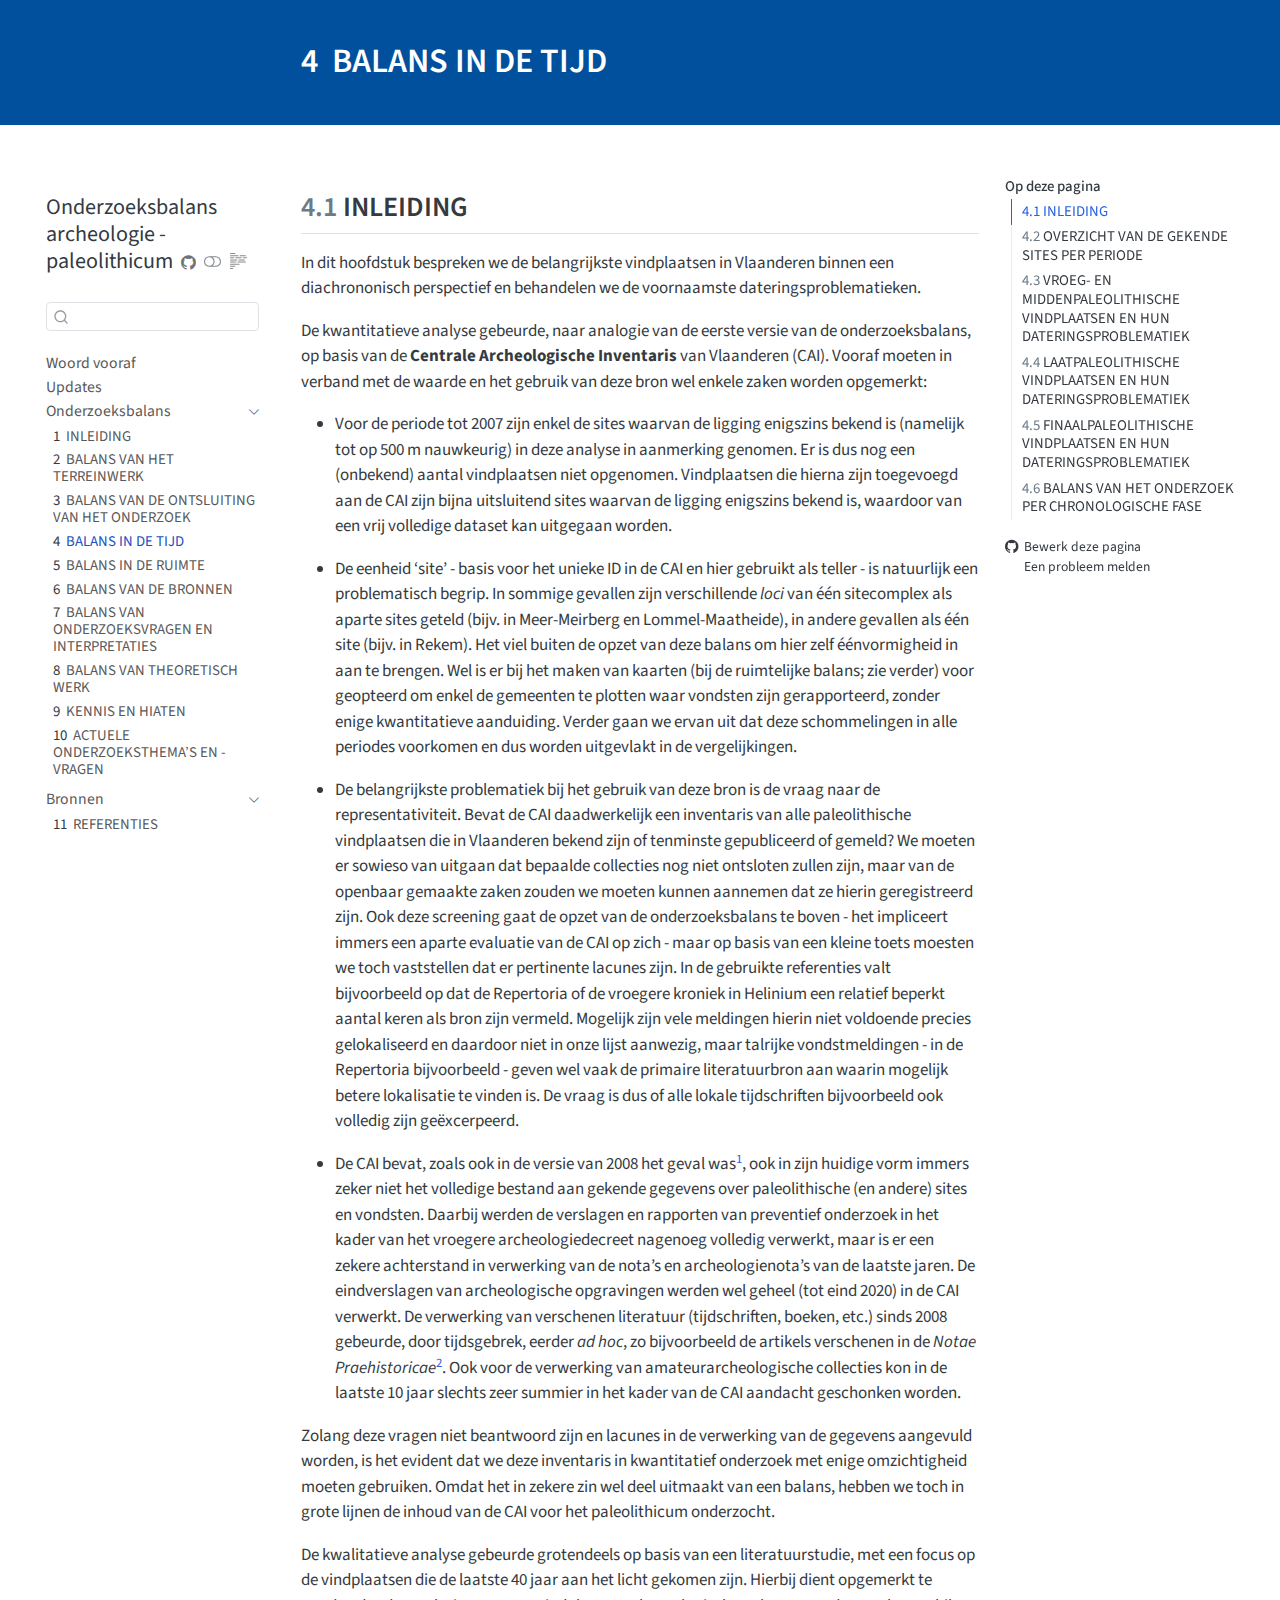
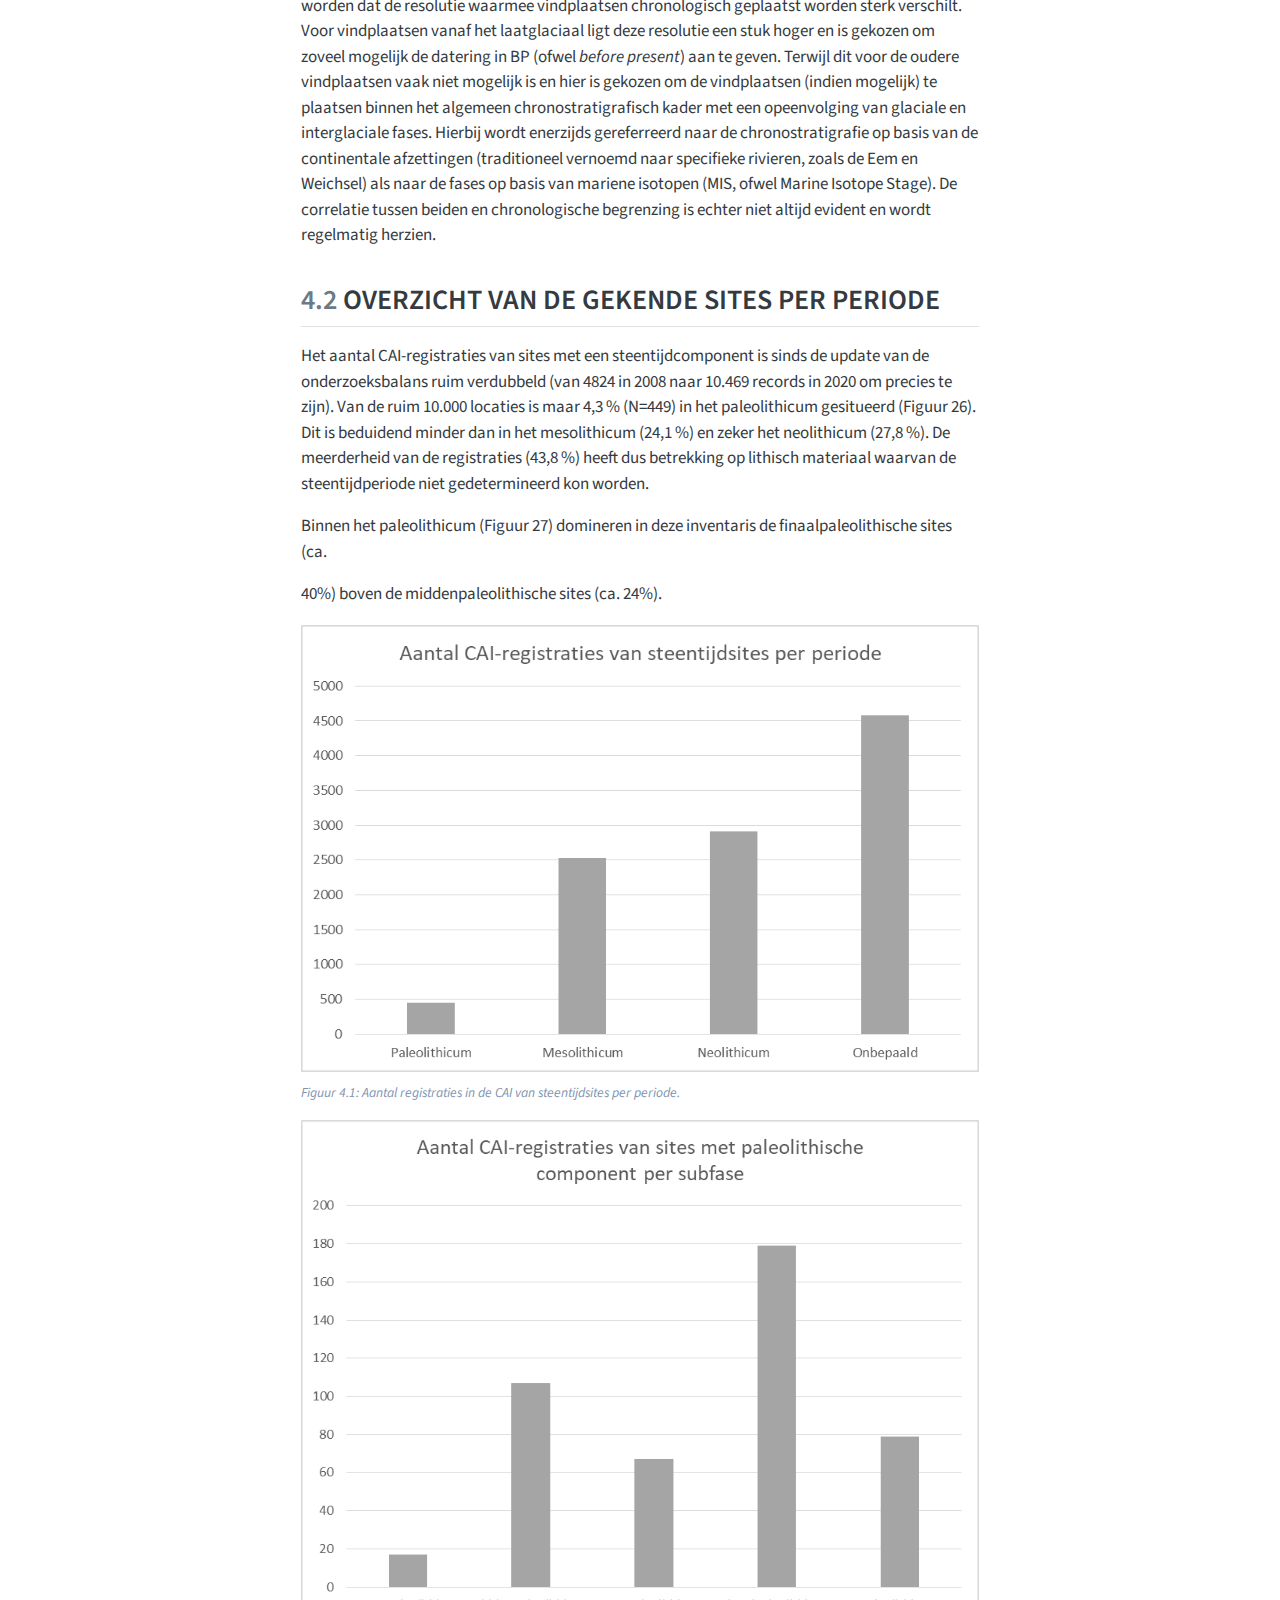
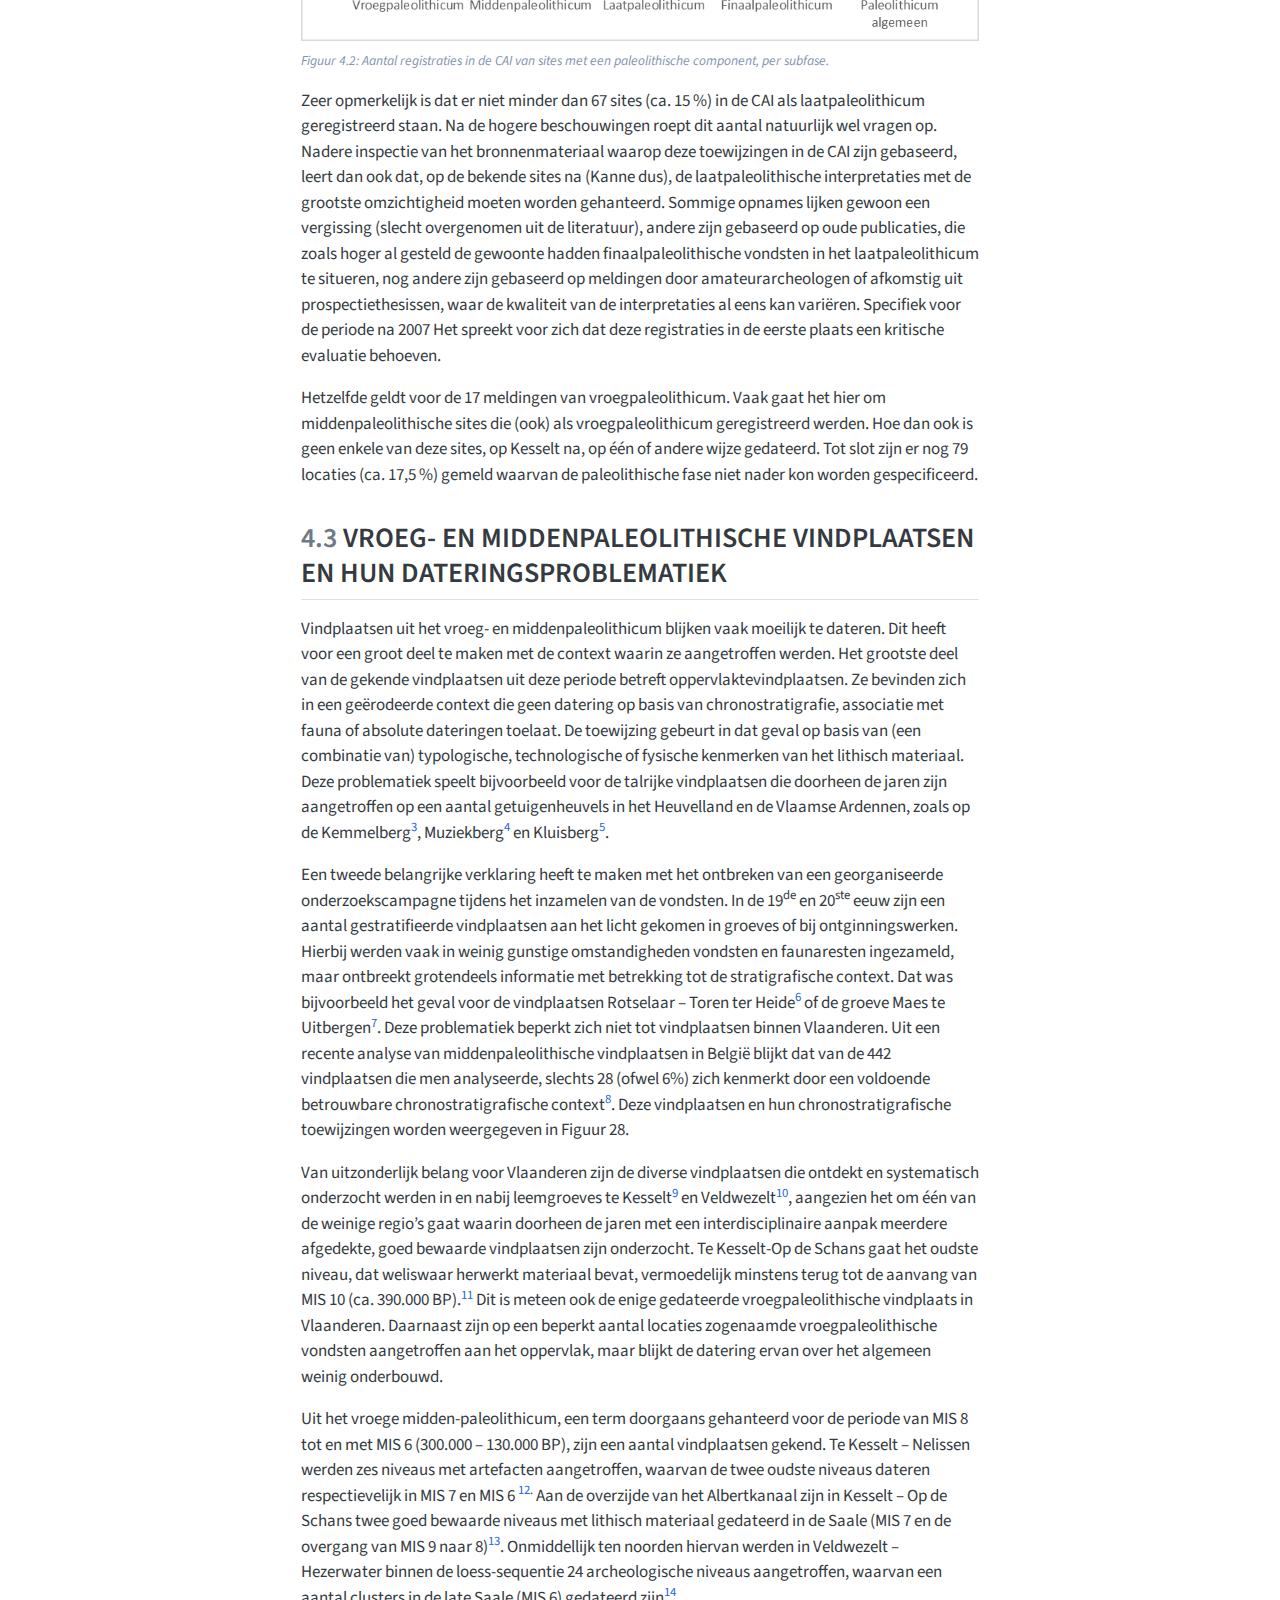
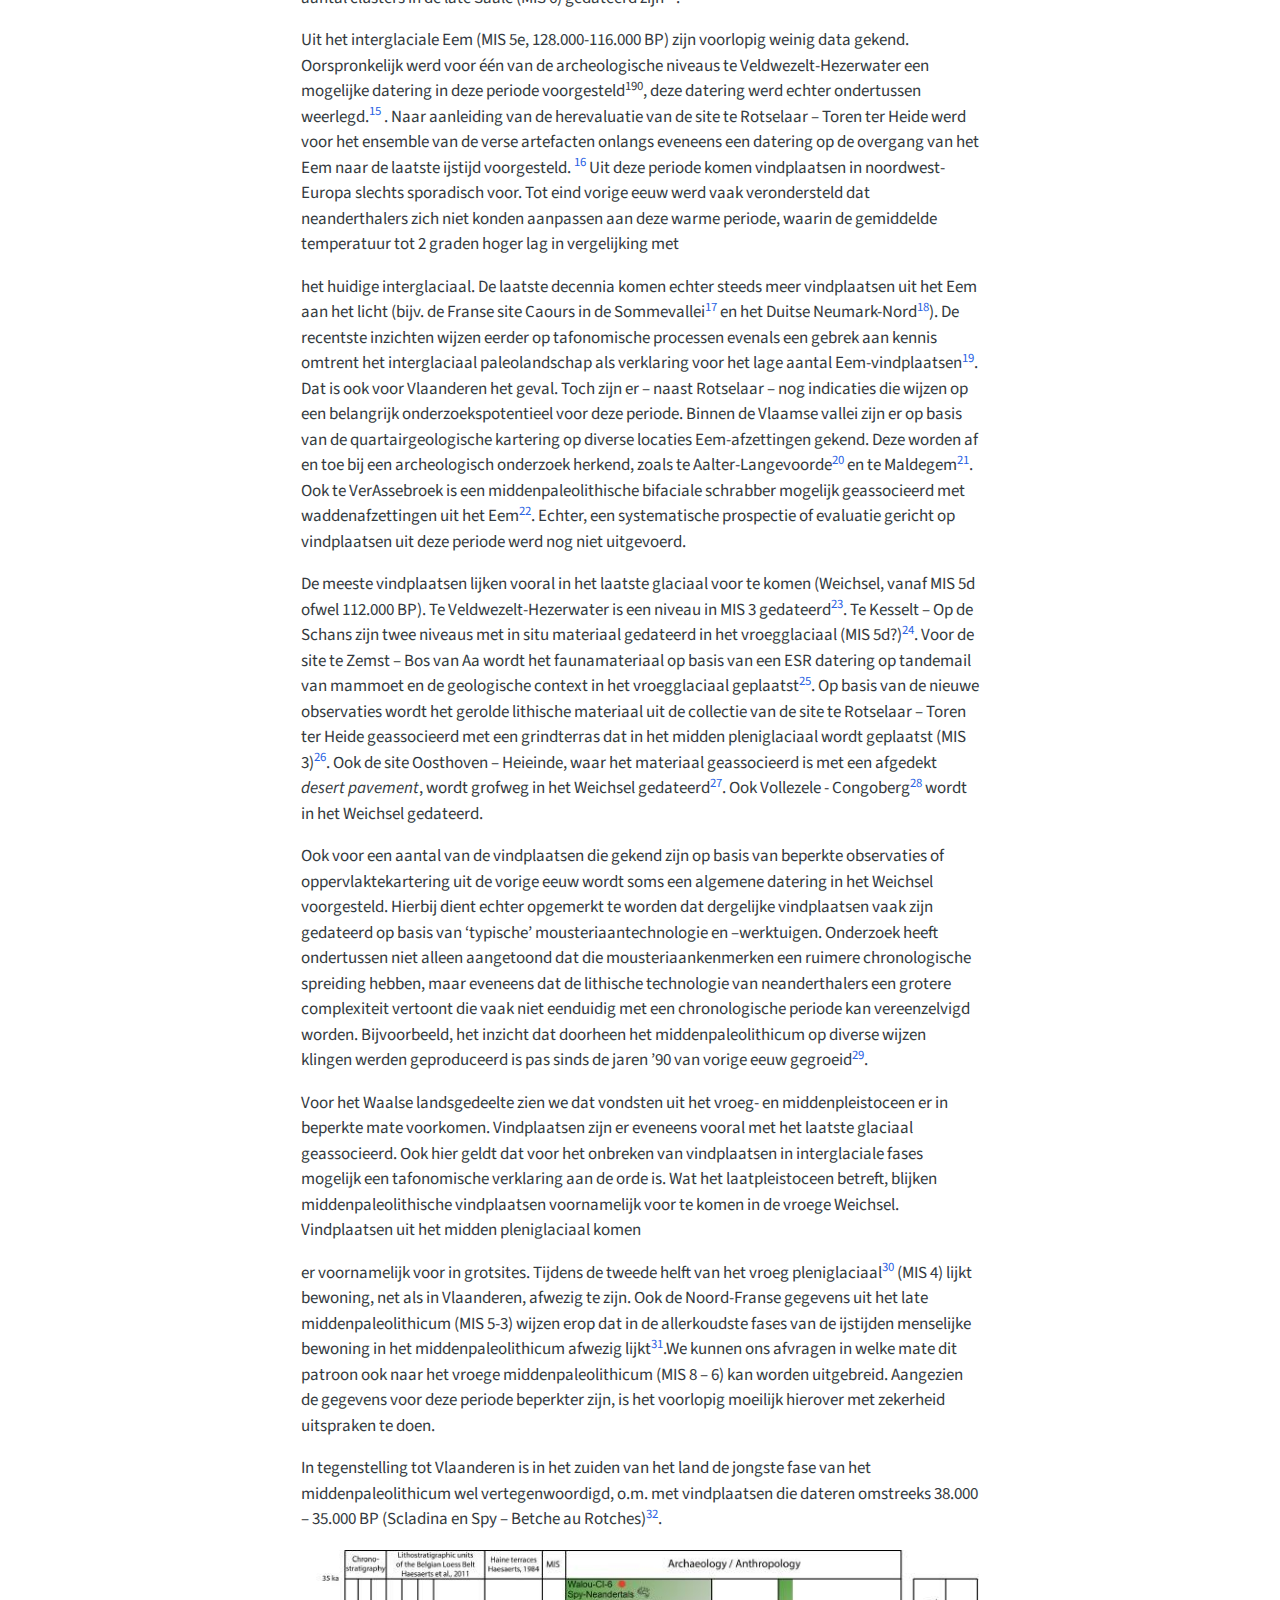
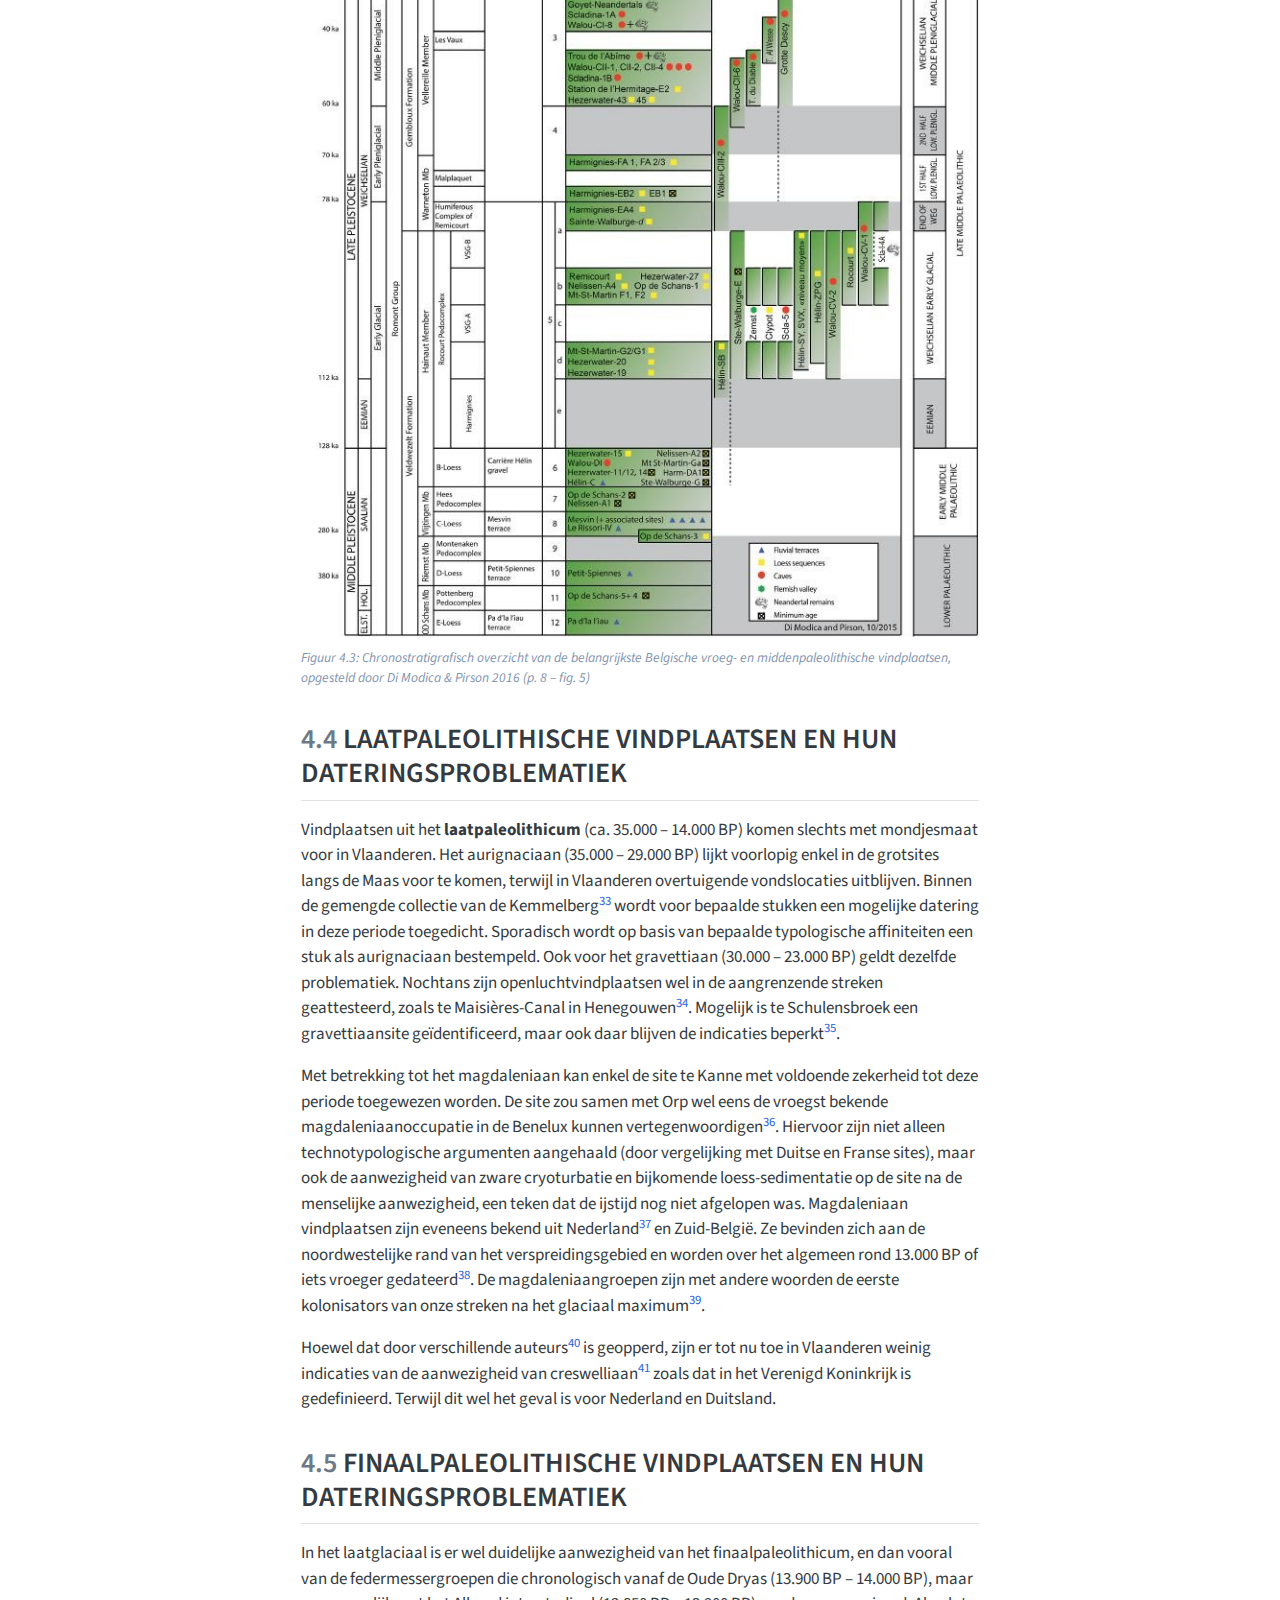
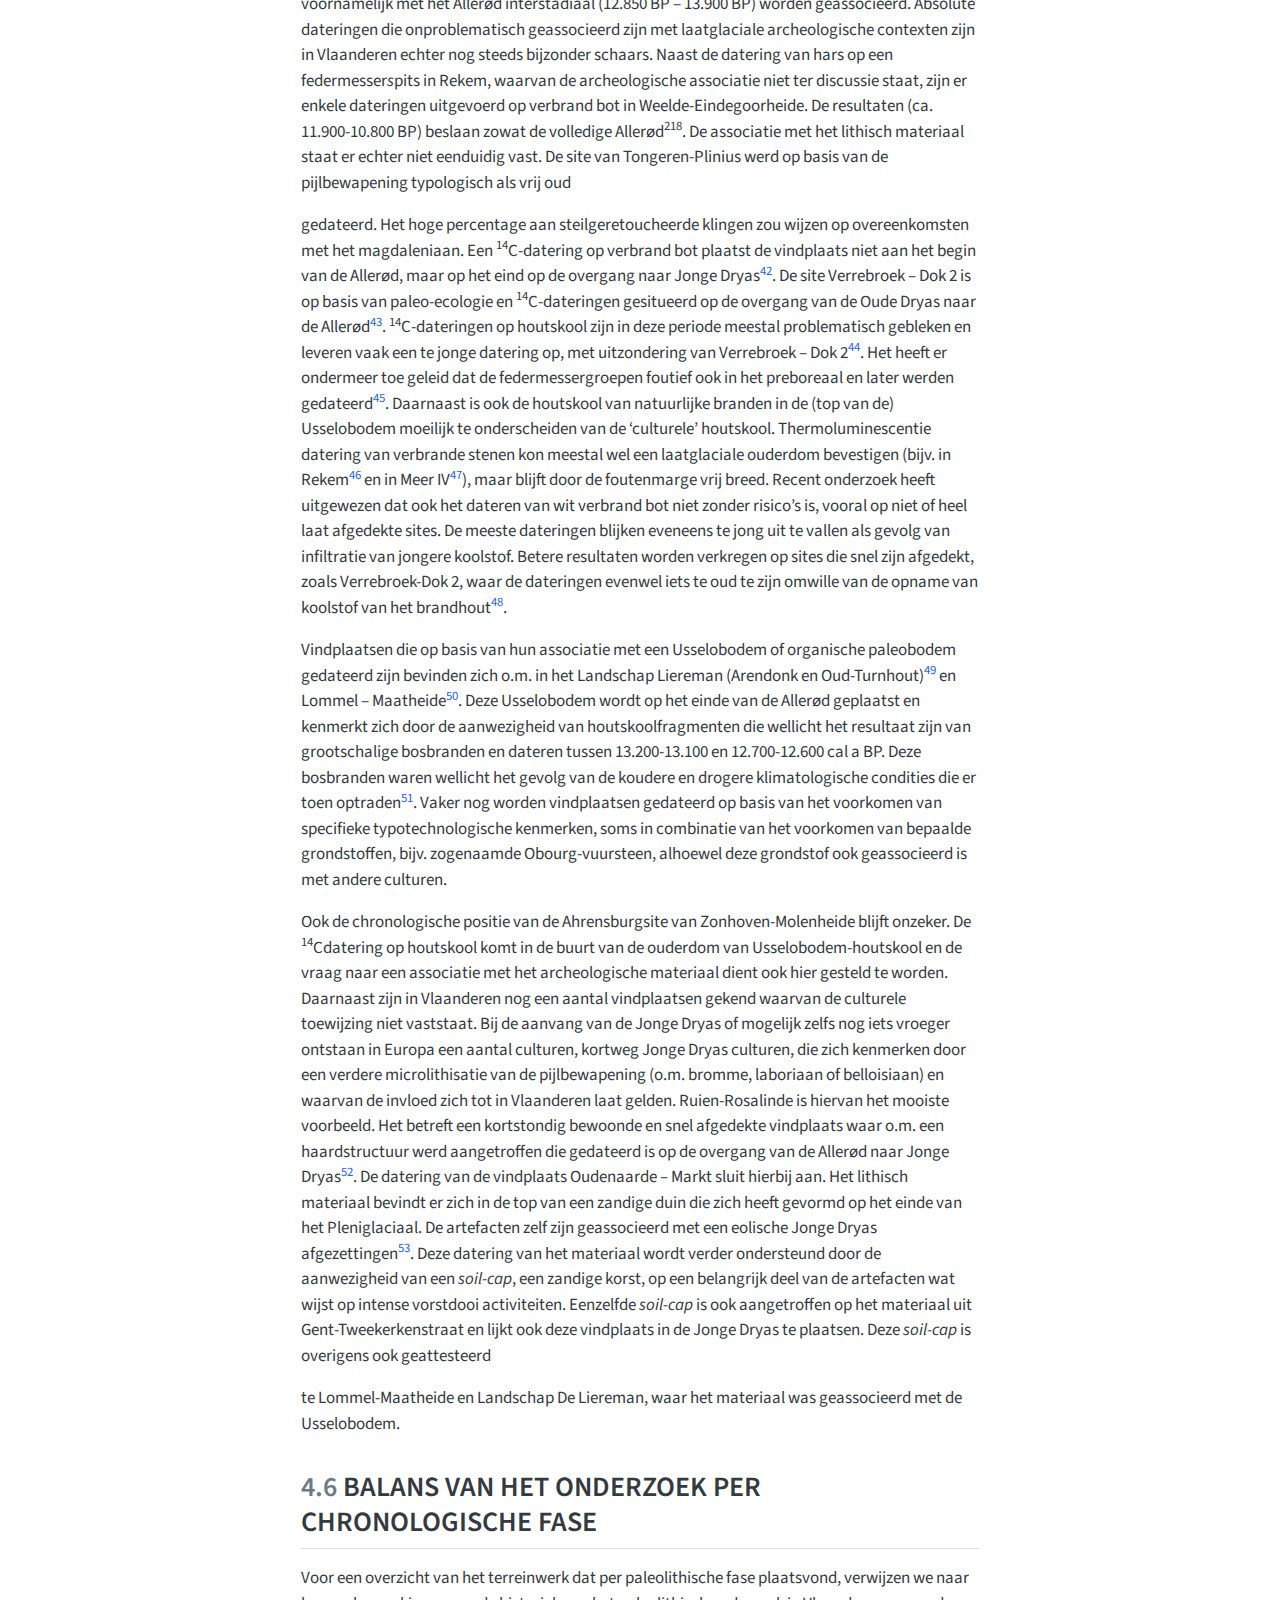
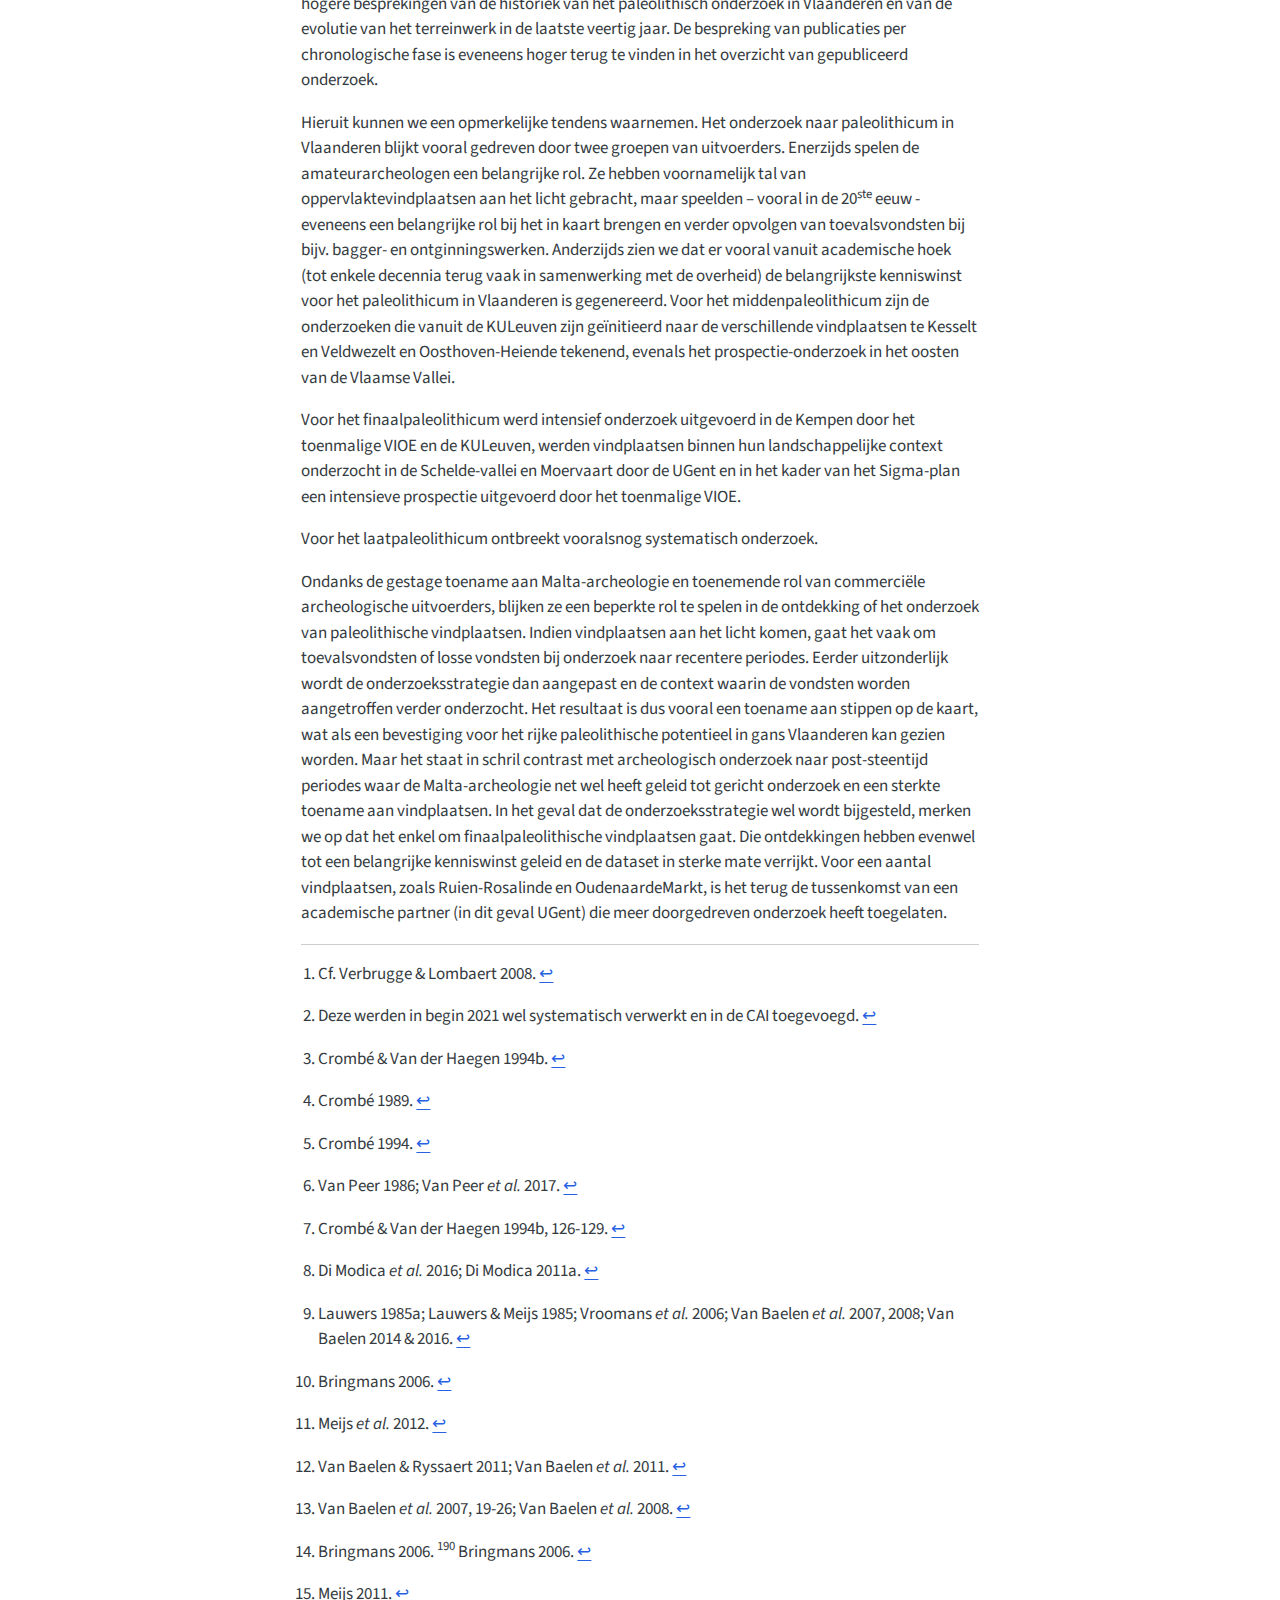
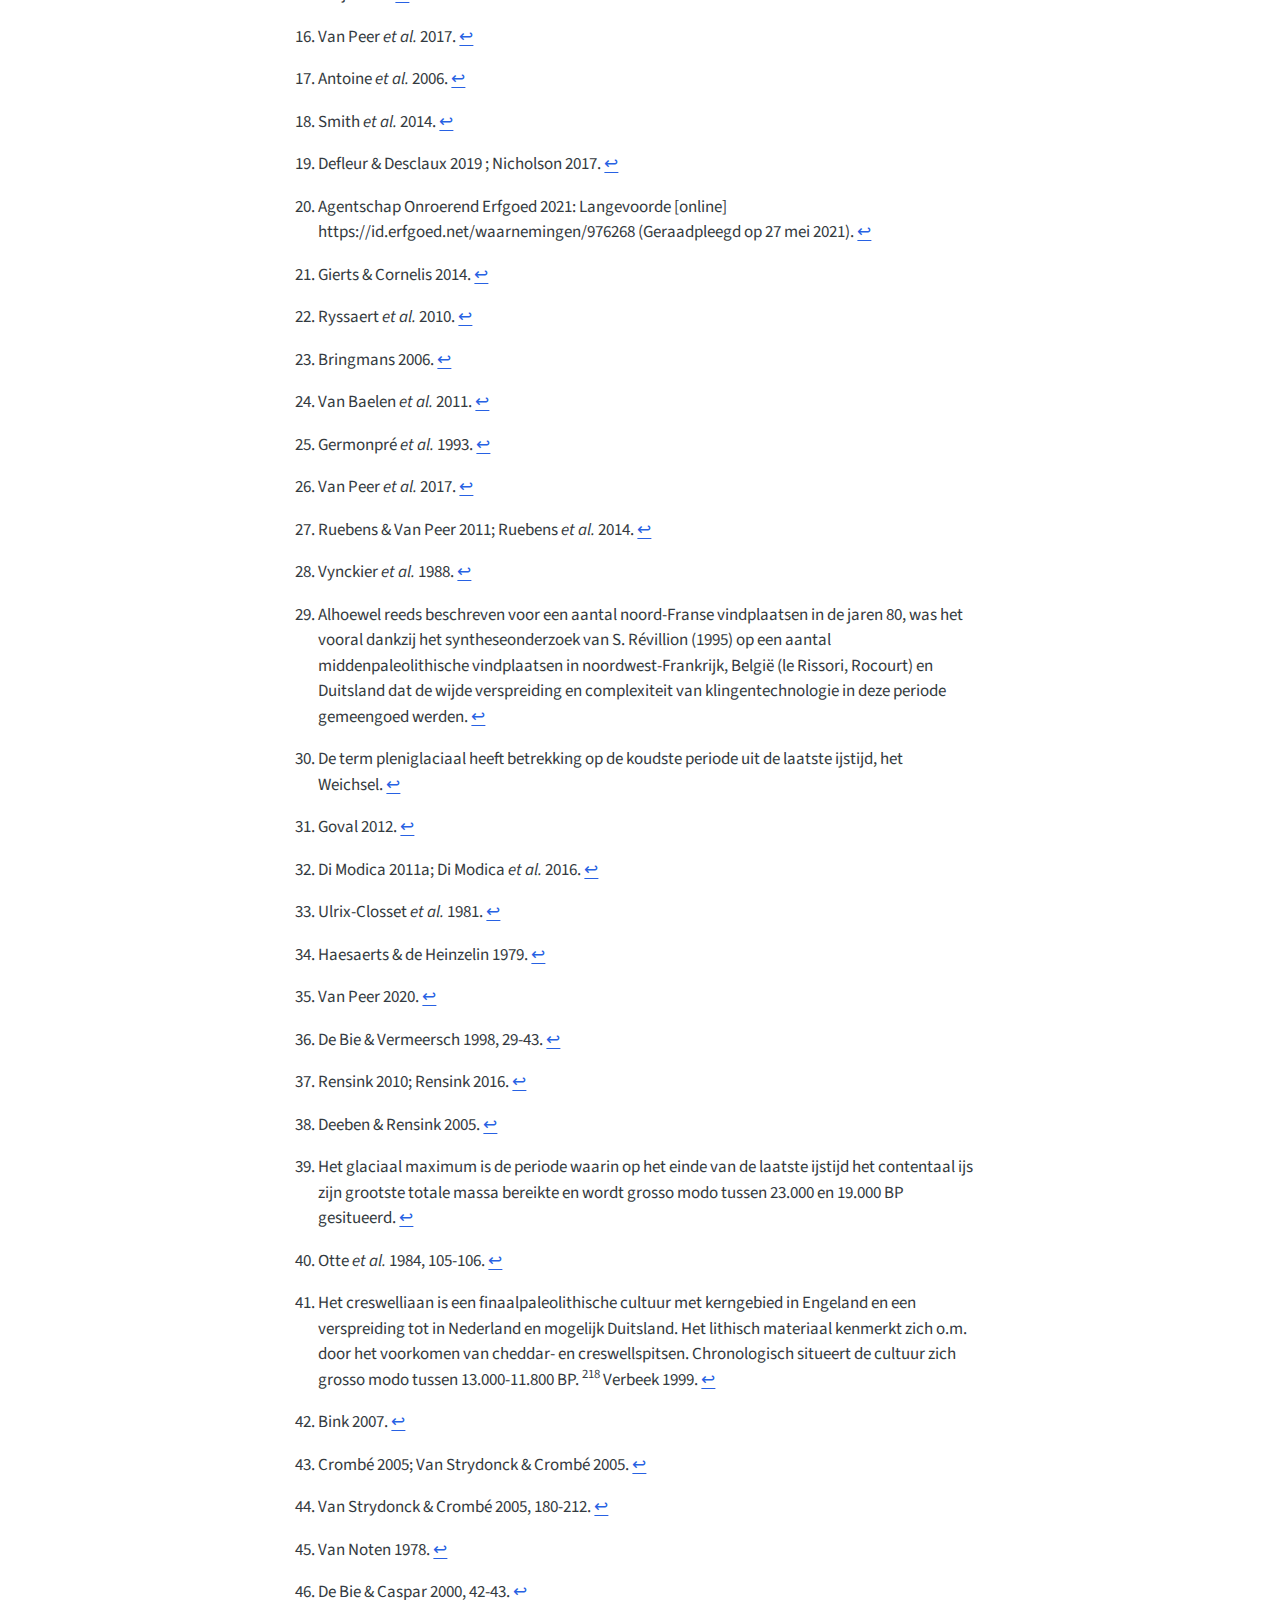
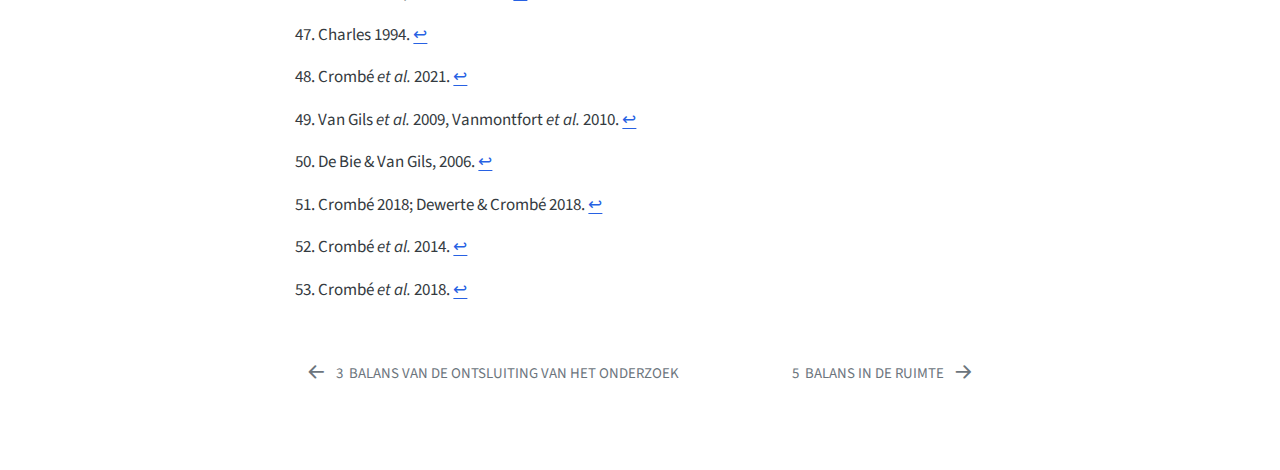
<file: docs/OBPALEO_04.html>
<!DOCTYPE html>
<html xmlns="http://www.w3.org/1999/xhtml" lang="nl" xml:lang="nl"><head>

<meta charset="utf-8">
<meta name="generator" content="quarto-1.5.57">

<meta name="viewport" content="width=device-width, initial-scale=1.0, user-scalable=yes">


<title>4&nbsp; BALANS IN DE TIJD – Onderzoeksbalans archeologie - paleolithicum</title>
<style>
code{white-space: pre-wrap;}
span.smallcaps{font-variant: small-caps;}
div.columns{display: flex; gap: min(4vw, 1.5em);}
div.column{flex: auto; overflow-x: auto;}
div.hanging-indent{margin-left: 1.5em; text-indent: -1.5em;}
ul.task-list{list-style: none;}
ul.task-list li input[type="checkbox"] {
  width: 0.8em;
  margin: 0 0.8em 0.2em -1em; /* quarto-specific, see https://github.com/quarto-dev/quarto-cli/issues/4556 */ 
  vertical-align: middle;
}
</style>


<script src="site_libs/quarto-nav/quarto-nav.js"></script>
<script src="site_libs/quarto-nav/headroom.min.js"></script>
<script src="site_libs/clipboard/clipboard.min.js"></script>
<script src="site_libs/quarto-search/autocomplete.umd.js"></script>
<script src="site_libs/quarto-search/fuse.min.js"></script>
<script src="site_libs/quarto-search/quarto-search.js"></script>
<meta name="quarto:offset" content="./">
<link href="./OBPALEO_05.html" rel="next">
<link href="./OBPALEO_03.html" rel="prev">
<script src="site_libs/quarto-html/quarto.js"></script>
<script src="site_libs/quarto-html/popper.min.js"></script>
<script src="site_libs/quarto-html/tippy.umd.min.js"></script>
<script src="site_libs/quarto-html/anchor.min.js"></script>
<link href="site_libs/quarto-html/tippy.css" rel="stylesheet">
<link href="site_libs/quarto-html/quarto-syntax-highlighting.css" rel="stylesheet" class="quarto-color-scheme" id="quarto-text-highlighting-styles">
<link href="site_libs/quarto-html/quarto-syntax-highlighting-dark.css" rel="prefetch" class="quarto-color-scheme quarto-color-alternate" id="quarto-text-highlighting-styles">
<script src="site_libs/bootstrap/bootstrap.min.js"></script>
<link href="site_libs/bootstrap/bootstrap-icons.css" rel="stylesheet">
<link href="site_libs/bootstrap/bootstrap.min.css" rel="stylesheet" class="quarto-color-scheme" id="quarto-bootstrap" data-mode="light">
<link href="site_libs/bootstrap/bootstrap-dark.min.css" rel="prefetch" class="quarto-color-scheme quarto-color-alternate" id="quarto-bootstrap" data-mode="dark">
<script id="quarto-search-options" type="application/json">{
  "location": "sidebar",
  "copy-button": false,
  "collapse-after": 3,
  "panel-placement": "start",
  "type": "textbox",
  "limit": 50,
  "keyboard-shortcut": [
    "f",
    "/",
    "s"
  ],
  "show-item-context": false,
  "language": {
    "search-no-results-text": "Geen resultaat",
    "search-matching-documents-text": "Gevonden documenten",
    "search-copy-link-title": "Kopieer link om te zoeken",
    "search-hide-matches-text": "Extra overeenkomsten verbergen",
    "search-more-match-text": "meer overeenkomst in dit document",
    "search-more-matches-text": "meer overeenkomsten in dit document",
    "search-clear-button-title": "Wissen",
    "search-text-placeholder": "",
    "search-detached-cancel-button-title": "Annuleren",
    "search-submit-button-title": "Verzenden",
    "search-label": "Zoeken"
  }
}</script>
<style>

      .quarto-title-block .quarto-title-banner h1,
      .quarto-title-block .quarto-title-banner h2,
      .quarto-title-block .quarto-title-banner h3,
      .quarto-title-block .quarto-title-banner h4,
      .quarto-title-block .quarto-title-banner h5,
      .quarto-title-block .quarto-title-banner h6
      {
        color: white;
      }

      .quarto-title-block .quarto-title-banner {
        color: white;
background: #00509d;
      }
</style>


</head>

<body class="nav-sidebar floating">

<div id="quarto-search-results"></div>
  <header id="quarto-header" class="headroom fixed-top quarto-banner">
  <nav class="quarto-secondary-nav">
    <div class="container-fluid d-flex">
      <button type="button" class="quarto-btn-toggle btn" data-bs-toggle="collapse" role="button" data-bs-target=".quarto-sidebar-collapse-item" aria-controls="quarto-sidebar" aria-expanded="false" aria-label="Schakel zijbalknavigatie" onclick="if (window.quartoToggleHeadroom) { window.quartoToggleHeadroom(); }">
        <i class="bi bi-layout-text-sidebar-reverse"></i>
      </button>
        <a class="flex-grow-1 no-decor" role="navigation" data-bs-toggle="collapse" data-bs-target=".quarto-sidebar-collapse-item" aria-controls="quarto-sidebar" aria-expanded="false" aria-label="Schakel zijbalknavigatie" onclick="if (window.quartoToggleHeadroom) { window.quartoToggleHeadroom(); }">      
          <h1 class="quarto-secondary-nav-title"><span class="chapter-number">4</span>&nbsp; <span class="chapter-title">BALANS IN DE TIJD</span></h1>
        </a>     
      <button type="button" class="btn quarto-search-button" aria-label="Zoeken" onclick="window.quartoOpenSearch();">
        <i class="bi bi-search"></i>
      </button>
    </div>
  </nav>
</header>
<!-- content -->
<header id="title-block-header" class="quarto-title-block default page-columns page-full">
  <div class="quarto-title-banner page-columns page-full">
    <div class="quarto-title column-body">
      <h1 class="title d-none d-lg-block"><span class="chapter-number">4</span>&nbsp; <span class="chapter-title">BALANS IN DE TIJD</span></h1>
                      </div>
  </div>
    
  
  <div class="quarto-title-meta">

      
    
      
    </div>
    
  
  </header><div id="quarto-content" class="quarto-container page-columns page-rows-contents page-layout-article">
<!-- sidebar -->
  <nav id="quarto-sidebar" class="sidebar collapse collapse-horizontal quarto-sidebar-collapse-item sidebar-navigation floating overflow-auto">
    <div class="pt-lg-2 mt-2 text-left sidebar-header">
    <div class="sidebar-title mb-0 py-0">
      <a href="./">Onderzoeksbalans archeologie - paleolithicum</a> 
        <div class="sidebar-tools-main tools-wide">
    <a href="https://github.com/hanecakr/onderzoeksbalans_paleolithicum" title="Broncode" class="quarto-navigation-tool px-1" aria-label="Broncode"><i class="bi bi-github"></i></a>
  <a href="" class="quarto-color-scheme-toggle quarto-navigation-tool  px-1" onclick="window.quartoToggleColorScheme(); return false;" title="Schakel donkere modus"><i class="bi"></i></a>
  <a href="" class="quarto-reader-toggle quarto-navigation-tool px-1" onclick="window.quartoToggleReader(); return false;" title="Schakel leesmodus">
  <div class="quarto-reader-toggle-btn">
  <i class="bi"></i>
  </div>
</a>
</div>
    </div>
      </div>
        <div class="mt-2 flex-shrink-0 align-items-center">
        <div class="sidebar-search">
        <div id="quarto-search" class="" title="Zoeken"></div>
        </div>
        </div>
    <div class="sidebar-menu-container"> 
    <ul class="list-unstyled mt-1">
        <li class="sidebar-item">
  <div class="sidebar-item-container"> 
  <a href="./index.html" class="sidebar-item-text sidebar-link">
 <span class="menu-text">Woord vooraf</span></a>
  </div>
</li>
        <li class="sidebar-item">
  <div class="sidebar-item-container"> 
  <a href="./OBPALEO_00_wijzigingen.html" class="sidebar-item-text sidebar-link">
 <span class="menu-text">Updates</span></a>
  </div>
</li>
        <li class="sidebar-item sidebar-item-section">
      <div class="sidebar-item-container"> 
            <a class="sidebar-item-text sidebar-link text-start" data-bs-toggle="collapse" data-bs-target="#quarto-sidebar-section-1" role="navigation" aria-expanded="true">
 <span class="menu-text">Onderzoeksbalans</span></a>
          <a class="sidebar-item-toggle text-start" data-bs-toggle="collapse" data-bs-target="#quarto-sidebar-section-1" role="navigation" aria-expanded="true" aria-label="Schakel sectie">
            <i class="bi bi-chevron-right ms-2"></i>
          </a> 
      </div>
      <ul id="quarto-sidebar-section-1" class="collapse list-unstyled sidebar-section depth1 show">  
          <li class="sidebar-item">
  <div class="sidebar-item-container"> 
  <a href="./OBPALEO_01.html" class="sidebar-item-text sidebar-link">
 <span class="menu-text"><span class="chapter-number">1</span>&nbsp; <span class="chapter-title">INLEIDING</span></span></a>
  </div>
</li>
          <li class="sidebar-item">
  <div class="sidebar-item-container"> 
  <a href="./OBPALEO_02.html" class="sidebar-item-text sidebar-link">
 <span class="menu-text"><span class="chapter-number">2</span>&nbsp; <span class="chapter-title">BALANS VAN HET TERREINWERK</span></span></a>
  </div>
</li>
          <li class="sidebar-item">
  <div class="sidebar-item-container"> 
  <a href="./OBPALEO_03.html" class="sidebar-item-text sidebar-link">
 <span class="menu-text"><span class="chapter-number">3</span>&nbsp; <span class="chapter-title">BALANS VAN DE ONTSLUITING VAN HET ONDERZOEK</span></span></a>
  </div>
</li>
          <li class="sidebar-item">
  <div class="sidebar-item-container"> 
  <a href="./OBPALEO_04.html" class="sidebar-item-text sidebar-link active">
 <span class="menu-text"><span class="chapter-number">4</span>&nbsp; <span class="chapter-title">BALANS IN DE TIJD</span></span></a>
  </div>
</li>
          <li class="sidebar-item">
  <div class="sidebar-item-container"> 
  <a href="./OBPALEO_05.html" class="sidebar-item-text sidebar-link">
 <span class="menu-text"><span class="chapter-number">5</span>&nbsp; <span class="chapter-title">BALANS IN DE RUIMTE</span></span></a>
  </div>
</li>
          <li class="sidebar-item">
  <div class="sidebar-item-container"> 
  <a href="./OBPALEO_06.html" class="sidebar-item-text sidebar-link">
 <span class="menu-text"><span class="chapter-number">6</span>&nbsp; <span class="chapter-title">BALANS VAN DE BRONNEN</span></span></a>
  </div>
</li>
          <li class="sidebar-item">
  <div class="sidebar-item-container"> 
  <a href="./OBPALEO_07.html" class="sidebar-item-text sidebar-link">
 <span class="menu-text"><span class="chapter-number">7</span>&nbsp; <span class="chapter-title">BALANS VAN ONDERZOEKSVRAGEN EN INTERPRETATIES</span></span></a>
  </div>
</li>
          <li class="sidebar-item">
  <div class="sidebar-item-container"> 
  <a href="./OBPALEO_08.html" class="sidebar-item-text sidebar-link">
 <span class="menu-text"><span class="chapter-number">8</span>&nbsp; <span class="chapter-title">BALANS VAN THEORETISCH WERK</span></span></a>
  </div>
</li>
          <li class="sidebar-item">
  <div class="sidebar-item-container"> 
  <a href="./OBPALEO_09.html" class="sidebar-item-text sidebar-link">
 <span class="menu-text"><span class="chapter-number">9</span>&nbsp; <span class="chapter-title">KENNIS EN HIATEN</span></span></a>
  </div>
</li>
          <li class="sidebar-item">
  <div class="sidebar-item-container"> 
  <a href="./OBPALEO_10.html" class="sidebar-item-text sidebar-link">
 <span class="menu-text"><span class="chapter-number">10</span>&nbsp; <span class="chapter-title">ACTUELE ONDERZOEKSTHEMA’S EN -VRAGEN</span></span></a>
  </div>
</li>
      </ul>
  </li>
        <li class="sidebar-item sidebar-item-section">
      <div class="sidebar-item-container"> 
            <a class="sidebar-item-text sidebar-link text-start" data-bs-toggle="collapse" data-bs-target="#quarto-sidebar-section-2" role="navigation" aria-expanded="true">
 <span class="menu-text">Bronnen</span></a>
          <a class="sidebar-item-toggle text-start" data-bs-toggle="collapse" data-bs-target="#quarto-sidebar-section-2" role="navigation" aria-expanded="true" aria-label="Schakel sectie">
            <i class="bi bi-chevron-right ms-2"></i>
          </a> 
      </div>
      <ul id="quarto-sidebar-section-2" class="collapse list-unstyled sidebar-section depth1 show">  
          <li class="sidebar-item">
  <div class="sidebar-item-container"> 
  <a href="./OBPALEO_bibliografie.html" class="sidebar-item-text sidebar-link">
 <span class="menu-text"><span class="chapter-number">11</span>&nbsp; <span class="chapter-title">REFERENTIES</span></span></a>
  </div>
</li>
      </ul>
  </li>
    </ul>
    </div>
</nav>
<div id="quarto-sidebar-glass" class="quarto-sidebar-collapse-item" data-bs-toggle="collapse" data-bs-target=".quarto-sidebar-collapse-item"></div>
<!-- margin-sidebar -->
    <div id="quarto-margin-sidebar" class="sidebar margin-sidebar">
        <nav id="TOC" role="doc-toc" class="toc-active">
    <h2 id="toc-title">Op deze pagina</h2>
   
  <ul>
  <li><a href="#inleiding" id="toc-inleiding" class="nav-link active" data-scroll-target="#inleiding"><span class="header-section-number">4.1</span> INLEIDING</a></li>
  <li><a href="#overzicht-van-de-gekende-sites-per-periode" id="toc-overzicht-van-de-gekende-sites-per-periode" class="nav-link" data-scroll-target="#overzicht-van-de-gekende-sites-per-periode"><span class="header-section-number">4.2</span> OVERZICHT VAN DE GEKENDE SITES PER PERIODE</a></li>
  <li><a href="#vroeg--en-middenpaleolithische-vindplaatsen-en-hun-dateringsproblematiek" id="toc-vroeg--en-middenpaleolithische-vindplaatsen-en-hun-dateringsproblematiek" class="nav-link" data-scroll-target="#vroeg--en-middenpaleolithische-vindplaatsen-en-hun-dateringsproblematiek"><span class="header-section-number">4.3</span> VROEG- EN MIDDENPALEOLITHISCHE VINDPLAATSEN EN HUN DATERINGSPROBLEMATIEK</a></li>
  <li><a href="#laatpaleolithische-vindplaatsen-en-hun-dateringsproblematiek" id="toc-laatpaleolithische-vindplaatsen-en-hun-dateringsproblematiek" class="nav-link" data-scroll-target="#laatpaleolithische-vindplaatsen-en-hun-dateringsproblematiek"><span class="header-section-number">4.4</span> LAATPALEOLITHISCHE VINDPLAATSEN EN HUN DATERINGSPROBLEMATIEK</a></li>
  <li><a href="#finaalpaleolithische-vindplaatsen-en-hun-dateringsproblematiek" id="toc-finaalpaleolithische-vindplaatsen-en-hun-dateringsproblematiek" class="nav-link" data-scroll-target="#finaalpaleolithische-vindplaatsen-en-hun-dateringsproblematiek"><span class="header-section-number">4.5</span> FINAALPALEOLITHISCHE VINDPLAATSEN EN HUN DATERINGSPROBLEMATIEK</a></li>
  <li><a href="#balans-van-het-onderzoek-per-chronologische-fase" id="toc-balans-van-het-onderzoek-per-chronologische-fase" class="nav-link" data-scroll-target="#balans-van-het-onderzoek-per-chronologische-fase"><span class="header-section-number">4.6</span> BALANS VAN HET ONDERZOEK PER CHRONOLOGISCHE FASE</a></li>
  </ul>
<div class="toc-actions"><ul><li><a href="https://github.com/hanecakr/onderzoeksbalans_paleolithicum/edit/main/OBPALEO_04.qmd" class="toc-action"><i class="bi bi-github"></i>Bewerk deze pagina</a></li><li><a href="https://github.com/hanecakr/onderzoeksbalans_paleolithicum/issues/new" class="toc-action"><i class="bi empty"></i>Een probleem melden</a></li></ul></div></nav>
    </div>
<!-- main -->
<main class="content quarto-banner-title-block" id="quarto-document-content">





<section id="inleiding" class="level2" data-number="4.1">
<h2 data-number="4.1" class="anchored" data-anchor-id="inleiding"><span class="header-section-number">4.1</span> INLEIDING</h2>
<p>In dit hoofdstuk bespreken we de belangrijkste vindplaatsen in Vlaanderen binnen een diachrononisch perspectief en behandelen we de voornaamste dateringsproblematieken.</p>
<p>De kwantitatieve analyse gebeurde, naar analogie van de eerste versie van de onderzoeksbalans, op basis van de <strong>Centrale Archeologische Inventaris</strong> van Vlaanderen (CAI). Vooraf moeten in verband met de waarde en het gebruik van deze bron wel enkele zaken worden opgemerkt:</p>
<ul>
<li><p>Voor de periode tot 2007 zijn enkel de sites waarvan de ligging enigszins bekend is (namelijk tot op 500 m nauwkeurig) in deze analyse in aanmerking genomen. Er is dus nog een (onbekend) aantal vindplaatsen niet opgenomen. Vindplaatsen die hierna zijn toegevoegd aan de CAI zijn bijna uitsluitend sites waarvan de ligging enigszins bekend is, waardoor van een vrij volledige dataset kan uitgegaan worden.</p></li>
<li><p>De eenheid ‘site’ - basis voor het unieke ID in de CAI en hier gebruikt als teller - is natuurlijk een problematisch begrip. In sommige gevallen zijn verschillende <em>loci</em> van één sitecomplex als aparte sites geteld (bijv. in Meer-Meirberg en Lommel-Maatheide), in andere gevallen als één site (bijv. in Rekem). Het viel buiten de opzet van deze balans om hier zelf éénvormigheid in aan te brengen. Wel is er bij het maken van kaarten (bij de ruimtelijke balans; zie verder) voor geopteerd om enkel de gemeenten te plotten waar vondsten zijn gerapporteerd, zonder enige kwantitatieve aanduiding. Verder gaan we ervan uit dat deze schommelingen in alle periodes voorkomen en dus worden uitgevlakt in de vergelijkingen.</p></li>
<li><p>De belangrijkste problematiek bij het gebruik van deze bron is de vraag naar de representativiteit. Bevat de CAI daadwerkelijk een inventaris van alle paleolithische vindplaatsen die in Vlaanderen bekend zijn of tenminste gepubliceerd of gemeld? We moeten er sowieso van uitgaan dat bepaalde collecties nog niet ontsloten zullen zijn, maar van de openbaar gemaakte zaken zouden we moeten kunnen aannemen dat ze hierin geregistreerd zijn. Ook deze screening gaat de opzet van de onderzoeksbalans te boven - het impliceert immers een aparte evaluatie van de CAI op zich - maar op basis van een kleine toets moesten we toch vaststellen dat er pertinente lacunes zijn. In de gebruikte referenties valt bijvoorbeeld op dat de Repertoria of de vroegere kroniek in Helinium een relatief beperkt aantal keren als bron zijn vermeld. Mogelijk zijn vele meldingen hierin niet voldoende precies gelokaliseerd en daardoor niet in onze lijst aanwezig, maar talrijke vondstmeldingen - in de Repertoria bijvoorbeeld - geven wel vaak de primaire literatuurbron aan waarin mogelijk betere lokalisatie te vinden is. De vraag is dus of alle lokale tijdschriften bijvoorbeeld ook volledig zijn geëxcerpeerd.</p></li>
<li><p>De CAI bevat, zoals ook in de versie van 2008 het geval was<a href="#fn1" class="footnote-ref" id="fnref1" role="doc-noteref"><sup>1</sup></a>, ook in zijn huidige vorm immers zeker niet het volledige bestand aan gekende gegevens over paleolithische (en andere) sites en vondsten. Daarbij werden de verslagen en rapporten van preventief onderzoek in het kader van het vroegere archeologiedecreet nagenoeg volledig verwerkt, maar is er een zekere achterstand in verwerking van de nota’s en archeologienota’s van de laatste jaren. De eindverslagen van archeologische opgravingen werden wel geheel (tot eind 2020) in de CAI verwerkt. De verwerking van verschenen literatuur (tijdschriften, boeken, etc.) sinds 2008 gebeurde, door tijdsgebrek, eerder <em>ad hoc</em>, zo bijvoorbeeld de artikels verschenen in de <em>Notae Praehistoricae</em><a href="#fn2" class="footnote-ref" id="fnref2" role="doc-noteref"><sup>2</sup></a>. Ook voor de verwerking van amateurarcheologische collecties kon in de laatste 10 jaar slechts zeer summier in het kader van de CAI aandacht geschonken worden.</p></li>
</ul>
<p>Zolang deze vragen niet beantwoord zijn en lacunes in de verwerking van de gegevens aangevuld worden, is het evident dat we deze inventaris in kwantitatief onderzoek met enige omzichtigheid moeten gebruiken. Omdat het in zekere zin wel deel uitmaakt van een balans, hebben we toch in grote lijnen de inhoud van de CAI voor het paleolithicum onderzocht.</p>
<p>De kwalitatieve analyse gebeurde grotendeels op basis van een literatuurstudie, met een focus op de vindplaatsen die de laatste 40 jaar aan het licht gekomen zijn. Hierbij dient opgemerkt te worden dat de resolutie waarmee vindplaatsen chronologisch geplaatst worden sterk verschilt. Voor vindplaatsen vanaf het laatglaciaal ligt deze resolutie een stuk hoger en is gekozen om zoveel mogelijk de datering in BP (ofwel <em>before present</em>) aan te geven. Terwijl dit voor de oudere vindplaatsen vaak niet mogelijk is en hier is gekozen om de vindplaatsen (indien mogelijk) te plaatsen binnen het algemeen chronostratigrafisch kader met een opeenvolging van glaciale en interglaciale fases. Hierbij wordt enerzijds gereferreerd naar de chronostratigrafie op basis van de continentale afzettingen (traditioneel vernoemd naar specifieke rivieren, zoals de Eem en Weichsel) als naar de fases op basis van mariene isotopen (MIS, ofwel Marine Isotope Stage). De correlatie tussen beiden en chronologische begrenzing is echter niet altijd evident en wordt regelmatig herzien.</p>
</section>
<section id="overzicht-van-de-gekende-sites-per-periode" class="level2" data-number="4.2">
<h2 data-number="4.2" class="anchored" data-anchor-id="overzicht-van-de-gekende-sites-per-periode"><span class="header-section-number">4.2</span> OVERZICHT VAN DE GEKENDE SITES PER PERIODE</h2>
<p>Het aantal CAI-registraties van sites met een steentijdcomponent is sinds de update van de onderzoeksbalans ruim verdubbeld (van 4824 in 2008 naar 10.469 records in 2020 om precies te zijn). Van de ruim 10.000 locaties is maar 4,3 % (N=449) in het paleolithicum gesitueerd (Figuur 26). Dit is beduidend minder dan in het mesolithicum (24,1 %) en zeker het neolithicum (27,8 %). De meerderheid van de registraties (43,8 %) heeft dus betrekking op lithisch materiaal waarvan de steentijdperiode niet gedetermineerd kon worden.</p>
<p>Binnen het paleolithicum (Figuur 27) domineren in deze inventaris de finaalpaleolithische sites (ca.</p>
<p>40%) boven de middenpaleolithische sites (ca. 24%).</p>
<div id="fig-000" class="quarto-float quarto-figure quarto-figure-center anchored">
<figure class="quarto-float quarto-float-fig figure">
<div aria-describedby="fig-000-caption-0ceaefa1-69ba-4598-a22c-09a6ac19f8ca">
<img src="./media/image27.png" class="img-fluid figure-img">
</div>
<figcaption class="quarto-float-caption-bottom quarto-float-caption quarto-float-fig" id="fig-000-caption-0ceaefa1-69ba-4598-a22c-09a6ac19f8ca">
Figuur&nbsp;4.1: Aantal registraties in de CAI van steentijdsites per periode.
</figcaption>
</figure>
</div>
<div id="fig-000" class="quarto-float quarto-figure quarto-figure-center anchored">
<figure class="quarto-float quarto-float-fig figure">
<div aria-describedby="fig-000-caption-0ceaefa1-69ba-4598-a22c-09a6ac19f8ca">
<img src="./media/image28.png" class="img-fluid figure-img">
</div>
<figcaption class="quarto-float-caption-bottom quarto-float-caption quarto-float-fig" id="fig-000-caption-0ceaefa1-69ba-4598-a22c-09a6ac19f8ca">
Figuur&nbsp;4.2: Aantal registraties in de CAI van sites met een paleolithische component, per subfase.
</figcaption>
</figure>
</div>
<p>Zeer opmerkelijk is dat er niet minder dan 67 sites (ca. 15 %) in de CAI als laatpaleolithicum geregistreerd staan. Na de hogere beschouwingen roept dit aantal natuurlijk wel vragen op. Nadere inspectie van het bronnenmateriaal waarop deze toewijzingen in de CAI zijn gebaseerd, leert dan ook dat, op de bekende sites na (Kanne dus), de laatpaleolithische interpretaties met de grootste omzichtigheid moeten worden gehanteerd. Sommige opnames lijken gewoon een vergissing (slecht overgenomen uit de literatuur), andere zijn gebaseerd op oude publicaties, die zoals hoger al gesteld de gewoonte hadden finaalpaleolithische vondsten in het laatpaleolithicum te situeren, nog andere zijn gebaseerd op meldingen door amateurarcheologen of afkomstig uit prospectiethesissen, waar de kwaliteit van de interpretaties al eens kan variëren. Specifiek voor de periode na 2007 Het spreekt voor zich dat deze registraties in de eerste plaats een kritische evaluatie behoeven.</p>
<p>Hetzelfde geldt voor de 17 meldingen van vroegpaleolithicum. Vaak gaat het hier om middenpaleolithische sites die (ook) als vroegpaleolithicum geregistreerd werden. Hoe dan ook is geen enkele van deze sites, op Kesselt na, op één of andere wijze gedateerd. Tot slot zijn er nog 79 locaties (ca. 17,5 %) gemeld waarvan de paleolithische fase niet nader kon worden gespecificeerd.</p>
</section>
<section id="vroeg--en-middenpaleolithische-vindplaatsen-en-hun-dateringsproblematiek" class="level2" data-number="4.3">
<h2 data-number="4.3" class="anchored" data-anchor-id="vroeg--en-middenpaleolithische-vindplaatsen-en-hun-dateringsproblematiek"><span class="header-section-number">4.3</span> VROEG- EN MIDDENPALEOLITHISCHE VINDPLAATSEN EN HUN DATERINGSPROBLEMATIEK</h2>
<p>Vindplaatsen uit het vroeg- en middenpaleolithicum blijken vaak moeilijk te dateren. Dit heeft voor een groot deel te maken met de context waarin ze aangetroffen werden. Het grootste deel van de gekende vindplaatsen uit deze periode betreft oppervlaktevindplaatsen. Ze bevinden zich in een geërodeerde context die geen datering op basis van chronostratigrafie, associatie met fauna of absolute dateringen toelaat. De toewijzing gebeurt in dat geval op basis van (een combinatie van) typologische, technologische of fysische kenmerken van het lithisch materiaal. Deze problematiek speelt bijvoorbeeld voor de talrijke vindplaatsen die doorheen de jaren zijn aangetroffen op een aantal getuigenheuvels in het Heuvelland en de Vlaamse Ardennen, zoals op de Kemmelberg<a href="#fn3" class="footnote-ref" id="fnref3" role="doc-noteref"><sup>3</sup></a>, Muziekberg<a href="#fn4" class="footnote-ref" id="fnref4" role="doc-noteref"><sup>4</sup></a> en Kluisberg<a href="#fn5" class="footnote-ref" id="fnref5" role="doc-noteref"><sup>5</sup></a>.</p>
<p>Een tweede belangrijke verklaring heeft te maken met het ontbreken van een georganiseerde onderzoekscampagne tijdens het inzamelen van de vondsten. In de 19<sup>de</sup> en 20<sup>ste</sup> eeuw zijn een aantal gestratifieerde vindplaatsen aan het licht gekomen in groeves of bij ontginningswerken. Hierbij werden vaak in weinig gunstige omstandigheden vondsten en faunaresten ingezameld, maar ontbreekt grotendeels informatie met betrekking tot de stratigrafische context. Dat was bijvoorbeeld het geval voor de vindplaatsen Rotselaar – Toren ter Heide<a href="#fn6" class="footnote-ref" id="fnref6" role="doc-noteref"><sup>6</sup></a> of de groeve Maes te Uitbergen<a href="#fn7" class="footnote-ref" id="fnref7" role="doc-noteref"><sup>7</sup></a>. Deze problematiek beperkt zich niet tot vindplaatsen binnen Vlaanderen. Uit een recente analyse van middenpaleolithische vindplaatsen in België blijkt dat van de 442 vindplaatsen die men analyseerde, slechts 28 (ofwel 6%) zich kenmerkt door een voldoende betrouwbare chronostratigrafische context<a href="#fn8" class="footnote-ref" id="fnref8" role="doc-noteref"><sup>8</sup></a>. Deze vindplaatsen en hun chronostratigrafische toewijzingen worden weergegeven in Figuur 28.</p>
<p>Van uitzonderlijk belang voor Vlaanderen zijn de diverse vindplaatsen die ontdekt en systematisch onderzocht werden in en nabij leemgroeves te Kesselt<a href="#fn9" class="footnote-ref" id="fnref9" role="doc-noteref"><sup>9</sup></a> en Veldwezelt<a href="#fn10" class="footnote-ref" id="fnref10" role="doc-noteref"><sup>10</sup></a>, aangezien het om één van de weinige regio’s gaat waarin doorheen de jaren met een interdisciplinaire aanpak meerdere afgedekte, goed bewaarde vindplaatsen zijn onderzocht. Te Kesselt-Op de Schans gaat het oudste niveau, dat weliswaar herwerkt materiaal bevat, vermoedelijk minstens terug tot de aanvang van MIS 10 (ca. 390.000 BP).<a href="#fn11" class="footnote-ref" id="fnref11" role="doc-noteref"><sup>11</sup></a> Dit is meteen ook de enige gedateerde vroegpaleolithische vindplaats in Vlaanderen. Daarnaast zijn op een beperkt aantal locaties zogenaamde vroegpaleolithische vondsten aangetroffen aan het oppervlak, maar blijkt de datering ervan over het algemeen weinig onderbouwd.</p>
<p>Uit het vroege midden-paleolithicum, een term doorgaans gehanteerd voor de periode van MIS 8 tot en met MIS 6 (300.000 – 130.000 BP), zijn een aantal vindplaatsen gekend. Te Kesselt – Nelissen werden zes niveaus met artefacten aangetroffen, waarvan de twee oudste niveaus dateren respectievelijk in MIS 7 en MIS 6 <a href="#fn12" class="footnote-ref" id="fnref12" role="doc-noteref"><sup>12</sup></a><sup>.</sup> Aan de overzijde van het Albertkanaal zijn in Kesselt – Op de Schans twee goed bewaarde niveaus met lithisch materiaal gedateerd in de Saale (MIS 7 en de overgang van MIS 9 naar 8)<a href="#fn13" class="footnote-ref" id="fnref13" role="doc-noteref"><sup>13</sup></a>. Onmiddellijk ten noorden hiervan werden in Veldwezelt – Hezerwater binnen de loess-sequentie 24 archeologische niveaus aangetroffen, waarvan een aantal clusters in de late Saale (MIS 6) gedateerd zijn<a href="#fn14" class="footnote-ref" id="fnref14" role="doc-noteref"><sup>14</sup></a>.</p>
<p>Uit het interglaciale Eem (MIS 5e, 128.000-116.000 BP) zijn voorlopig weinig data gekend. Oorspronkelijk werd voor één van de archeologische niveaus te Veldwezelt-Hezerwater een mogelijke datering in deze periode voorgesteld<sup>190</sup>, deze datering werd echter ondertussen weerlegd.<a href="#fn15" class="footnote-ref" id="fnref15" role="doc-noteref"><sup>15</sup></a> . Naar aanleiding van de herevaluatie van de site te Rotselaar – Toren ter Heide werd voor het ensemble van de verse artefacten onlangs eveneens een datering op de overgang van het Eem naar de laatste ijstijd voorgesteld. <a href="#fn16" class="footnote-ref" id="fnref16" role="doc-noteref"><sup>16</sup></a> Uit deze periode komen vindplaatsen in noordwest-Europa slechts sporadisch voor. Tot eind vorige eeuw werd vaak verondersteld dat neanderthalers zich niet konden aanpassen aan deze warme periode, waarin de gemiddelde temperatuur tot 2 graden hoger lag in vergelijking met</p>
<p>het huidige interglaciaal. De laatste decennia komen echter steeds meer vindplaatsen uit het Eem aan het licht (bijv. de Franse site Caours in de Sommevallei<a href="#fn17" class="footnote-ref" id="fnref17" role="doc-noteref"><sup>17</sup></a> en het Duitse Neumark-Nord<a href="#fn18" class="footnote-ref" id="fnref18" role="doc-noteref"><sup>18</sup></a>). De recentste inzichten wijzen eerder op tafonomische processen evenals een gebrek aan kennis omtrent het interglaciaal paleolandschap als verklaring voor het lage aantal Eem-vindplaatsen<a href="#fn19" class="footnote-ref" id="fnref19" role="doc-noteref"><sup>19</sup></a>. Dat is ook voor Vlaanderen het geval. Toch zijn er – naast Rotselaar – nog indicaties die wijzen op een belangrijk onderzoekspotentieel voor deze periode. Binnen de Vlaamse vallei zijn er op basis van de quartairgeologische kartering op diverse locaties Eem-afzettingen gekend. Deze worden af en toe bij een archeologisch onderzoek herkend, zoals te Aalter-Langevoorde<a href="#fn20" class="footnote-ref" id="fnref20" role="doc-noteref"><sup>20</sup></a> en te Maldegem<a href="#fn21" class="footnote-ref" id="fnref21" role="doc-noteref"><sup>21</sup></a>. Ook te VerAssebroek is een middenpaleolithische bifaciale schrabber mogelijk geassocieerd met waddenafzettingen uit het Eem<a href="#fn22" class="footnote-ref" id="fnref22" role="doc-noteref"><sup>22</sup></a>. Echter, een systematische prospectie of evaluatie gericht op vindplaatsen uit deze periode werd nog niet uitgevoerd.</p>
<p>De meeste vindplaatsen lijken vooral in het laatste glaciaal voor te komen (Weichsel, vanaf MIS 5d ofwel 112.000 BP). Te Veldwezelt-Hezerwater is een niveau in MIS 3 gedateerd<a href="#fn23" class="footnote-ref" id="fnref23" role="doc-noteref"><sup>23</sup></a>. Te Kesselt – Op de Schans zijn twee niveaus met in situ materiaal gedateerd in het vroegglaciaal (MIS 5d?)<a href="#fn24" class="footnote-ref" id="fnref24" role="doc-noteref"><sup>24</sup></a>. Voor de site te Zemst – Bos van Aa wordt het faunamateriaal op basis van een ESR datering op tandemail van mammoet en de geologische context in het vroegglaciaal geplaatst<a href="#fn25" class="footnote-ref" id="fnref25" role="doc-noteref"><sup>25</sup></a>. Op basis van de nieuwe observaties wordt het gerolde lithische materiaal uit de collectie van de site te Rotselaar – Toren ter Heide geassocieerd met een grindterras dat in het midden pleniglaciaal wordt geplaatst (MIS 3)<a href="#fn26" class="footnote-ref" id="fnref26" role="doc-noteref"><sup>26</sup></a>. Ook de site Oosthoven – Heieinde, waar het materiaal geassocieerd is met een afgedekt <em>desert pavement</em>, wordt grofweg in het Weichsel gedateerd<a href="#fn27" class="footnote-ref" id="fnref27" role="doc-noteref"><sup>27</sup></a>. Ook Vollezele - Congoberg<a href="#fn28" class="footnote-ref" id="fnref28" role="doc-noteref"><sup>28</sup></a> wordt in het Weichsel gedateerd.</p>
<p>Ook voor een aantal van de vindplaatsen die gekend zijn op basis van beperkte observaties of oppervlaktekartering uit de vorige eeuw wordt soms een algemene datering in het Weichsel voorgesteld. Hierbij dient echter opgemerkt te worden dat dergelijke vindplaatsen vaak zijn gedateerd op basis van ‘typische’ mousteriaantechnologie en –werktuigen. Onderzoek heeft ondertussen niet alleen aangetoond dat die mousteriaankenmerken een ruimere chronologische spreiding hebben, maar eveneens dat de lithische technologie van neanderthalers een grotere complexiteit vertoont die vaak niet eenduidig met een chronologische periode kan vereenzelvigd worden. Bijvoorbeeld, het inzicht dat doorheen het middenpaleolithicum op diverse wijzen klingen werden geproduceerd is pas sinds de jaren ’90 van vorige eeuw gegroeid<a href="#fn29" class="footnote-ref" id="fnref29" role="doc-noteref"><sup>29</sup></a>.</p>
<p>Voor het Waalse landsgedeelte zien we dat vondsten uit het vroeg- en middenpleistoceen er in beperkte mate voorkomen. Vindplaatsen zijn er eveneens vooral met het laatste glaciaal geassocieerd. Ook hier geldt dat voor het onbreken van vindplaatsen in interglaciale fases mogelijk een tafonomische verklaring aan de orde is. Wat het laatpleistoceen betreft, blijken middenpaleolithische vindplaatsen voornamelijk voor te komen in de vroege Weichsel. Vindplaatsen uit het midden pleniglaciaal komen</p>
<p>er voornamelijk voor in grotsites. Tijdens de tweede helft van het vroeg pleniglaciaal<a href="#fn30" class="footnote-ref" id="fnref30" role="doc-noteref"><sup>30</sup></a> (MIS 4) lijkt bewoning, net als in Vlaanderen, afwezig te zijn. Ook de Noord-Franse gegevens uit het late middenpaleolithicum (MIS 5-3) wijzen erop dat in de allerkoudste fases van de ijstijden menselijke bewoning in het middenpaleolithicum afwezig lijkt<a href="#fn31" class="footnote-ref" id="fnref31" role="doc-noteref"><sup>31</sup></a>.We kunnen ons afvragen in welke mate dit patroon ook naar het vroege middenpaleolithicum (MIS 8 – 6) kan worden uitgebreid. Aangezien de gegevens voor deze periode beperkter zijn, is het voorlopig moeilijk hierover met zekerheid uitspraken te doen.</p>
<p>In tegenstelling tot Vlaanderen is in het zuiden van het land de jongste fase van het middenpaleolithicum wel vertegenwoordigd, o.m. met vindplaatsen die dateren omstreeks 38.000 – 35.000 BP (Scladina en Spy – Betche au Rotches)<a href="#fn32" class="footnote-ref" id="fnref32" role="doc-noteref"><sup>32</sup></a>.</p>
<div id="fig-000" class="quarto-float quarto-figure quarto-figure-center anchored">
<figure class="quarto-float quarto-float-fig figure">
<div aria-describedby="fig-000-caption-0ceaefa1-69ba-4598-a22c-09a6ac19f8ca">
<img src="./media/image29.jpg" class="img-fluid figure-img">
</div>
<figcaption class="quarto-float-caption-bottom quarto-float-caption quarto-float-fig" id="fig-000-caption-0ceaefa1-69ba-4598-a22c-09a6ac19f8ca">
Figuur&nbsp;4.3: Chronostratigrafisch overzicht van de belangrijkste Belgische vroeg- en middenpaleolithische vindplaatsen, opgesteld door Di Modica &amp; Pirson 2016 (p.&nbsp;8 – fig.&nbsp;5)
</figcaption>
</figure>
</div>
</section>
<section id="laatpaleolithische-vindplaatsen-en-hun-dateringsproblematiek" class="level2" data-number="4.4">
<h2 data-number="4.4" class="anchored" data-anchor-id="laatpaleolithische-vindplaatsen-en-hun-dateringsproblematiek"><span class="header-section-number">4.4</span> LAATPALEOLITHISCHE VINDPLAATSEN EN HUN DATERINGSPROBLEMATIEK</h2>
<p>Vindplaatsen uit het <strong>laatpaleolithicum</strong> (ca. 35.000 – 14.000 BP) komen slechts met mondjesmaat voor in Vlaanderen. Het aurignaciaan (35.000 – 29.000 BP) lijkt voorlopig enkel in de grotsites langs de Maas voor te komen, terwijl in Vlaanderen overtuigende vondslocaties uitblijven. Binnen de gemengde collectie van de Kemmelberg<a href="#fn33" class="footnote-ref" id="fnref33" role="doc-noteref"><sup>33</sup></a> wordt voor bepaalde stukken een mogelijke datering in deze periode toegedicht. Sporadisch wordt op basis van bepaalde typologische affiniteiten een stuk als aurignaciaan bestempeld. Ook voor het gravettiaan (30.000 – 23.000 BP) geldt dezelfde problematiek. Nochtans zijn openluchtvindplaatsen wel in de aangrenzende streken geattesteerd, zoals te Maisières-Canal in Henegouwen<a href="#fn34" class="footnote-ref" id="fnref34" role="doc-noteref"><sup>34</sup></a>. Mogelijk is te Schulensbroek een gravettiaansite geïdentificeerd, maar ook daar blijven de indicaties beperkt<a href="#fn35" class="footnote-ref" id="fnref35" role="doc-noteref"><sup>35</sup></a>.</p>
<p>Met betrekking tot het magdaleniaan kan enkel de site te Kanne met voldoende zekerheid tot deze periode toegewezen worden. De site zou samen met Orp wel eens de vroegst bekende magdaleniaanoccupatie in de Benelux kunnen vertegenwoordigen<a href="#fn36" class="footnote-ref" id="fnref36" role="doc-noteref"><sup>36</sup></a>. Hiervoor zijn niet alleen technotypologische argumenten aangehaald (door vergelijking met Duitse en Franse sites), maar ook de aanwezigheid van zware cryoturbatie en bijkomende loess-sedimentatie op de site na de menselijke aanwezigheid, een teken dat de ijstijd nog niet afgelopen was. Magdaleniaan vindplaatsen zijn eveneens bekend uit Nederland<a href="#fn37" class="footnote-ref" id="fnref37" role="doc-noteref"><sup>37</sup></a> en Zuid-België. Ze bevinden zich aan de noordwestelijke rand van het verspreidingsgebied en worden over het algemeen rond 13.000 BP of iets vroeger gedateerd<a href="#fn38" class="footnote-ref" id="fnref38" role="doc-noteref"><sup>38</sup></a>. De magdaleniaangroepen zijn met andere woorden de eerste kolonisators van onze streken na het glaciaal maximum<a href="#fn39" class="footnote-ref" id="fnref39" role="doc-noteref"><sup>39</sup></a>.</p>
<p>Hoewel dat door verschillende auteurs<a href="#fn40" class="footnote-ref" id="fnref40" role="doc-noteref"><sup>40</sup></a> is geopperd, zijn er tot nu toe in Vlaanderen weinig indicaties van de aanwezigheid van creswelliaan<a href="#fn41" class="footnote-ref" id="fnref41" role="doc-noteref"><sup>41</sup></a> zoals dat in het Verenigd Koninkrijk is gedefinieerd. Terwijl dit wel het geval is voor Nederland en Duitsland.</p>
</section>
<section id="finaalpaleolithische-vindplaatsen-en-hun-dateringsproblematiek" class="level2" data-number="4.5">
<h2 data-number="4.5" class="anchored" data-anchor-id="finaalpaleolithische-vindplaatsen-en-hun-dateringsproblematiek"><span class="header-section-number">4.5</span> FINAALPALEOLITHISCHE VINDPLAATSEN EN HUN DATERINGSPROBLEMATIEK</h2>
<p>In het laatglaciaal is er wel duidelijke aanwezigheid van het finaalpaleolithicum, en dan vooral van de federmessergroepen die chronologisch vanaf de Oude Dryas (13.900 BP – 14.000 BP), maar voornamelijk met het Allerød interstadiaal (12.850 BP – 13.900 BP) worden geassocieerd. Absolute dateringen die onproblematisch geassocieerd zijn met laatglaciale archeologische contexten zijn in Vlaanderen echter nog steeds bijzonder schaars. Naast de datering van hars op een federmesser<em>s</em>pits in Rekem, waarvan de archeologische associatie niet ter discussie staat, zijn er enkele dateringen uitgevoerd op verbrand bot in Weelde-Eindegoorheide. De resultaten (ca. 11.900-10.800 BP) beslaan zowat de volledige Allerød<sup>218</sup>. De associatie met het lithisch materiaal staat er echter niet eenduidig vast. De site van Tongeren-Plinius werd op basis van de pijlbewapening typologisch als vrij oud</p>
<p>gedateerd. Het hoge percentage aan steilgeretoucheerde klingen zou wijzen op overeenkomsten met het magdaleniaan. Een <sup>14</sup>C-datering op verbrand bot plaatst de vindplaats niet aan het begin van de Allerød, maar op het eind op de overgang naar Jonge Dryas<a href="#fn42" class="footnote-ref" id="fnref42" role="doc-noteref"><sup>42</sup></a>. De site Verrebroek – Dok 2 is op basis van paleo-ecologie en <sup>14</sup>C-dateringen gesitueerd op de overgang van de Oude Dryas naar de Allerød<a href="#fn43" class="footnote-ref" id="fnref43" role="doc-noteref"><sup>43</sup></a>. <sup>14</sup>C-dateringen op houtskool zijn in deze periode meestal problematisch gebleken en leveren vaak een te jonge datering op, met uitzondering van Verrebroek – Dok 2<a href="#fn44" class="footnote-ref" id="fnref44" role="doc-noteref"><sup>44</sup></a>. Het heeft er ondermeer toe geleid dat de federmessergroepen foutief ook in het preboreaal en later werden gedateerd<a href="#fn45" class="footnote-ref" id="fnref45" role="doc-noteref"><sup>45</sup></a>. Daarnaast is ook de houtskool van natuurlijke branden in de (top van de) Usselobodem moeilijk te onderscheiden van de ‘culturele’ houtskool. Thermoluminescentie datering van verbrande stenen kon meestal wel een laatglaciale ouderdom bevestigen (bijv. in Rekem<a href="#fn46" class="footnote-ref" id="fnref46" role="doc-noteref"><sup>46</sup></a> en in Meer IV<a href="#fn47" class="footnote-ref" id="fnref47" role="doc-noteref"><sup>47</sup></a>), maar blijft door de foutenmarge vrij breed. Recent onderzoek heeft uitgewezen dat ook het dateren van wit verbrand bot niet zonder risico’s is, vooral op niet of heel laat afgedekte sites. De meeste dateringen blijken eveneens te jong uit te vallen als gevolg van infiltratie van jongere koolstof. Betere resultaten worden verkregen op sites die snel zijn afgedekt, zoals Verrebroek-Dok 2, waar de dateringen evenwel iets te oud te zijn omwille van de opname van koolstof van het brandhout<a href="#fn48" class="footnote-ref" id="fnref48" role="doc-noteref"><sup>48</sup></a>.</p>
<p>Vindplaatsen die op basis van hun associatie met een Usselobodem of organische paleobodem gedateerd zijn bevinden zich o.m. in het Landschap Liereman (Arendonk en Oud-Turnhout)<a href="#fn49" class="footnote-ref" id="fnref49" role="doc-noteref"><sup>49</sup></a> en Lommel – Maatheide<a href="#fn50" class="footnote-ref" id="fnref50" role="doc-noteref"><sup>50</sup></a>. Deze Usselobodem wordt op het einde van de Allerød geplaatst en kenmerkt zich door de aanwezigheid van houtskoolfragmenten die wellicht het resultaat zijn van grootschalige bosbranden en dateren tussen 13.200-13.100 en 12.700-12.600 cal a BP. Deze bosbranden waren wellicht het gevolg van de koudere en drogere klimatologische condities die er toen optraden<a href="#fn51" class="footnote-ref" id="fnref51" role="doc-noteref"><sup>51</sup></a>. Vaker nog worden vindplaatsen gedateerd op basis van het voorkomen van specifieke typotechnologische kenmerken, soms in combinatie van het voorkomen van bepaalde grondstoffen, bijv. zogenaamde Obourg-vuursteen, alhoewel deze grondstof ook geassocieerd is met andere culturen.</p>
<p>Ook de chronologische positie van de Ahrensburgsite van Zonhoven-Molenheide blijft onzeker. De <sup>14</sup>Cdatering op houtskool komt in de buurt van de ouderdom van Usselobodem-houtskool en de vraag naar een associatie met het archeologische materiaal dient ook hier gesteld te worden. Daarnaast zijn in Vlaanderen nog een aantal vindplaatsen gekend waarvan de culturele toewijzing niet vaststaat. Bij de aanvang van de Jonge Dryas of mogelijk zelfs nog iets vroeger ontstaan in Europa een aantal culturen, kortweg Jonge Dryas culturen, die zich kenmerken door een verdere microlithisatie van de pijlbewapening (o.m. bromme, laboriaan of belloisiaan) en waarvan de invloed zich tot in Vlaanderen laat gelden. Ruien-Rosalinde is hiervan het mooiste voorbeeld. Het betreft een kortstondig bewoonde en snel afgedekte vindplaats waar o.m. een haardstructuur werd aangetroffen die gedateerd is op de overgang van de Allerød naar Jonge Dryas<a href="#fn52" class="footnote-ref" id="fnref52" role="doc-noteref"><sup>52</sup></a>. De datering van de vindplaats Oudenaarde – Markt sluit hierbij aan. Het lithisch materiaal bevindt er zich in de top van een zandige duin die zich heeft gevormd op het einde van het Pleniglaciaal. De artefacten zelf zijn geassocieerd met een eolische Jonge Dryas afgezettingen<a href="#fn53" class="footnote-ref" id="fnref53" role="doc-noteref"><sup>53</sup></a>. Deze datering van het materiaal wordt verder ondersteund door de aanwezigheid van een <em>soil-cap</em>, een zandige korst, op een belangrijk deel van de artefacten wat wijst op intense vorstdooi activiteiten. Eenzelfde <em>soil-cap</em> is ook aangetroffen op het materiaal uit Gent-Tweekerkenstraat en lijkt ook deze vindplaats in de Jonge Dryas te plaatsen. Deze <em>soil-cap</em> is overigens ook geattesteerd</p>
<p>te Lommel-Maatheide en Landschap De Liereman, waar het materiaal was geassocieerd met de Usselobodem.</p>
</section>
<section id="balans-van-het-onderzoek-per-chronologische-fase" class="level2" data-number="4.6">
<h2 data-number="4.6" class="anchored" data-anchor-id="balans-van-het-onderzoek-per-chronologische-fase"><span class="header-section-number">4.6</span> BALANS VAN HET ONDERZOEK PER CHRONOLOGISCHE FASE</h2>
<p>Voor een overzicht van het terreinwerk dat per paleolithische fase plaatsvond, verwijzen we naar hogere besprekingen van de historiek van het paleolithisch onderzoek in Vlaanderen en van de evolutie van het terreinwerk in de laatste veertig jaar. De bespreking van publicaties per chronologische fase is eveneens hoger terug te vinden in het overzicht van gepubliceerd onderzoek.</p>
<p>Hieruit kunnen we een opmerkelijke tendens waarnemen. Het onderzoek naar paleolithicum in Vlaanderen blijkt vooral gedreven door twee groepen van uitvoerders. Enerzijds spelen de amateurarcheologen een belangrijke rol. Ze hebben voornamelijk tal van oppervlaktevindplaatsen aan het licht gebracht, maar speelden – vooral in de 20<sup>ste</sup> eeuw - eveneens een belangrijke rol bij het in kaart brengen en verder opvolgen van toevalsvondsten bij bijv. bagger- en ontginningswerken. Anderzijds zien we dat er vooral vanuit academische hoek (tot enkele decennia terug vaak in samenwerking met de overheid) de belangrijkste kenniswinst voor het paleolithicum in Vlaanderen is gegenereerd. Voor het middenpaleolithicum zijn de onderzoeken die vanuit de KULeuven zijn geïnitieerd naar de verschillende vindplaatsen te Kesselt en Veldwezelt en Oosthoven-Heiende tekenend, evenals het prospectie-onderzoek in het oosten van de Vlaamse Vallei.</p>
<p>Voor het finaalpaleolithicum werd intensief onderzoek uitgevoerd in de Kempen door het toenmalige VIOE en de KULeuven, werden vindplaatsen binnen hun landschappelijke context onderzocht in de Schelde-vallei en Moervaart door de UGent en in het kader van het Sigma-plan een intensieve prospectie uitgevoerd door het toenmalige VIOE.</p>
<p>Voor het laatpaleolithicum ontbreekt vooralsnog systematisch onderzoek.</p>
<p>Ondanks de gestage toename aan Malta-archeologie en toenemende rol van commerciële archeologische uitvoerders, blijken ze een beperkte rol te spelen in de ontdekking of het onderzoek van paleolithische vindplaatsen. Indien vindplaatsen aan het licht komen, gaat het vaak om toevalsvondsten of losse vondsten bij onderzoek naar recentere periodes. Eerder uitzonderlijk wordt de onderzoeksstrategie dan aangepast en de context waarin de vondsten worden aangetroffen verder onderzocht. Het resultaat is dus vooral een toename aan stippen op de kaart, wat als een bevestiging voor het rijke paleolithische potentieel in gans Vlaanderen kan gezien worden. Maar het staat in schril contrast met archeologisch onderzoek naar post-steentijd periodes waar de Malta-archeologie net wel heeft geleid tot gericht onderzoek en een sterkte toename aan vindplaatsen. In het geval dat de onderzoeksstrategie wel wordt bijgesteld, merken we op dat het enkel om finaalpaleolithische vindplaatsen gaat. Die ontdekkingen hebben evenwel tot een belangrijke kenniswinst geleid en de dataset in sterke mate verrijkt. Voor een aantal vindplaatsen, zoals Ruien-Rosalinde en OudenaardeMarkt, is het terug de tussenkomst van een academische partner (in dit geval UGent) die meer doorgedreven onderzoek heeft toegelaten.</p>


</section>
<section id="footnotes" class="footnotes footnotes-end-of-document" role="doc-endnotes">
<hr>
<ol>
<li id="fn1"><p>Cf. Verbrugge &amp; Lombaert 2008.<a href="#fnref1" class="footnote-back" role="doc-backlink">↩︎</a></p></li>
<li id="fn2"><p>Deze werden in begin 2021 wel systematisch verwerkt en in de CAI toegevoegd.<a href="#fnref2" class="footnote-back" role="doc-backlink">↩︎</a></p></li>
<li id="fn3"><p>Crombé &amp; Van der Haegen 1994b.<a href="#fnref3" class="footnote-back" role="doc-backlink">↩︎</a></p></li>
<li id="fn4"><p>Crombé 1989.<a href="#fnref4" class="footnote-back" role="doc-backlink">↩︎</a></p></li>
<li id="fn5"><p>Crombé 1994.<a href="#fnref5" class="footnote-back" role="doc-backlink">↩︎</a></p></li>
<li id="fn6"><p>Van Peer 1986; Van Peer <em>et al.</em> 2017.<a href="#fnref6" class="footnote-back" role="doc-backlink">↩︎</a></p></li>
<li id="fn7"><p>Crombé &amp; Van der Haegen 1994b, 126-129.<a href="#fnref7" class="footnote-back" role="doc-backlink">↩︎</a></p></li>
<li id="fn8"><p>Di Modica <em>et al.</em> 2016; Di Modica 2011a.<a href="#fnref8" class="footnote-back" role="doc-backlink">↩︎</a></p></li>
<li id="fn9"><p>Lauwers 1985a; Lauwers &amp; Meijs 1985; Vroomans <em>et al.</em> 2006; Van Baelen <em>et al.</em> 2007, 2008; Van Baelen 2014 &amp; 2016.<a href="#fnref9" class="footnote-back" role="doc-backlink">↩︎</a></p></li>
<li id="fn10"><p>Bringmans 2006.<a href="#fnref10" class="footnote-back" role="doc-backlink">↩︎</a></p></li>
<li id="fn11"><p>Meijs <em>et al.</em> 2012.<a href="#fnref11" class="footnote-back" role="doc-backlink">↩︎</a></p></li>
<li id="fn12"><p>Van Baelen &amp; Ryssaert 2011; Van Baelen <em>et al.</em> 2011.<a href="#fnref12" class="footnote-back" role="doc-backlink">↩︎</a></p></li>
<li id="fn13"><p>Van Baelen <em>et al.</em> 2007, 19-26; Van Baelen <em>et al.</em> 2008.<a href="#fnref13" class="footnote-back" role="doc-backlink">↩︎</a></p></li>
<li id="fn14"><p>Bringmans 2006. <sup>190</sup> Bringmans 2006.<a href="#fnref14" class="footnote-back" role="doc-backlink">↩︎</a></p></li>
<li id="fn15"><p>Meijs 2011.<a href="#fnref15" class="footnote-back" role="doc-backlink">↩︎</a></p></li>
<li id="fn16"><p>Van Peer <em>et al.</em> 2017.<a href="#fnref16" class="footnote-back" role="doc-backlink">↩︎</a></p></li>
<li id="fn17"><p>Antoine <em>et al.</em> 2006.<a href="#fnref17" class="footnote-back" role="doc-backlink">↩︎</a></p></li>
<li id="fn18"><p>Smith <em>et al.</em> 2014.<a href="#fnref18" class="footnote-back" role="doc-backlink">↩︎</a></p></li>
<li id="fn19"><p>Defleur &amp; Desclaux 2019 ; Nicholson 2017.<a href="#fnref19" class="footnote-back" role="doc-backlink">↩︎</a></p></li>
<li id="fn20"><p>Agentschap Onroerend Erfgoed 2021: Langevoorde [online] https://id.erfgoed.net/waarnemingen/976268 (Geraadpleegd op 27 mei 2021).<a href="#fnref20" class="footnote-back" role="doc-backlink">↩︎</a></p></li>
<li id="fn21"><p>Gierts &amp; Cornelis 2014.<a href="#fnref21" class="footnote-back" role="doc-backlink">↩︎</a></p></li>
<li id="fn22"><p>Ryssaert <em>et al.</em> 2010.<a href="#fnref22" class="footnote-back" role="doc-backlink">↩︎</a></p></li>
<li id="fn23"><p>Bringmans 2006.<a href="#fnref23" class="footnote-back" role="doc-backlink">↩︎</a></p></li>
<li id="fn24"><p>Van Baelen <em>et al.</em> 2011.<a href="#fnref24" class="footnote-back" role="doc-backlink">↩︎</a></p></li>
<li id="fn25"><p>Germonpré <em>et al.</em> 1993.<a href="#fnref25" class="footnote-back" role="doc-backlink">↩︎</a></p></li>
<li id="fn26"><p>Van Peer <em>et al.</em> 2017.<a href="#fnref26" class="footnote-back" role="doc-backlink">↩︎</a></p></li>
<li id="fn27"><p>Ruebens &amp; Van Peer 2011; Ruebens <em>et al.</em> 2014.<a href="#fnref27" class="footnote-back" role="doc-backlink">↩︎</a></p></li>
<li id="fn28"><p>Vynckier <em>et al.</em> 1988.<a href="#fnref28" class="footnote-back" role="doc-backlink">↩︎</a></p></li>
<li id="fn29"><p>Alhoewel reeds beschreven voor een aantal noord-Franse vindplaatsen in de jaren 80, was het vooral dankzij het syntheseonderzoek van S. Révillion (1995) op een aantal middenpaleolithische vindplaatsen in noordwest-Frankrijk, België (le Rissori, Rocourt) en Duitsland dat de wijde verspreiding en complexiteit van klingentechnologie in deze periode gemeengoed werden.<a href="#fnref29" class="footnote-back" role="doc-backlink">↩︎</a></p></li>
<li id="fn30"><p>De term pleniglaciaal heeft betrekking op de koudste periode uit de laatste ijstijd, het Weichsel.<a href="#fnref30" class="footnote-back" role="doc-backlink">↩︎</a></p></li>
<li id="fn31"><p>Goval 2012.<a href="#fnref31" class="footnote-back" role="doc-backlink">↩︎</a></p></li>
<li id="fn32"><p>Di Modica 2011a; Di Modica <em>et al.</em> 2016.<a href="#fnref32" class="footnote-back" role="doc-backlink">↩︎</a></p></li>
<li id="fn33"><p>Ulrix-Closset <em>et al.</em> 1981.<a href="#fnref33" class="footnote-back" role="doc-backlink">↩︎</a></p></li>
<li id="fn34"><p>Haesaerts &amp; de Heinzelin 1979.<a href="#fnref34" class="footnote-back" role="doc-backlink">↩︎</a></p></li>
<li id="fn35"><p>Van Peer 2020.<a href="#fnref35" class="footnote-back" role="doc-backlink">↩︎</a></p></li>
<li id="fn36"><p>De Bie &amp; Vermeersch 1998, 29-43.<a href="#fnref36" class="footnote-back" role="doc-backlink">↩︎</a></p></li>
<li id="fn37"><p>Rensink 2010; Rensink 2016.<a href="#fnref37" class="footnote-back" role="doc-backlink">↩︎</a></p></li>
<li id="fn38"><p>Deeben &amp; Rensink 2005.<a href="#fnref38" class="footnote-back" role="doc-backlink">↩︎</a></p></li>
<li id="fn39"><p>Het glaciaal maximum is de periode waarin op het einde van de laatste ijstijd het contentaal ijs zijn grootste totale massa bereikte en wordt grosso modo tussen 23.000 en 19.000 BP gesitueerd.<a href="#fnref39" class="footnote-back" role="doc-backlink">↩︎</a></p></li>
<li id="fn40"><p>Otte <em>et al.</em> 1984, 105-106.<a href="#fnref40" class="footnote-back" role="doc-backlink">↩︎</a></p></li>
<li id="fn41"><p>Het creswelliaan is een finaalpaleolithische cultuur met kerngebied in Engeland en een verspreiding tot in Nederland en mogelijk Duitsland. Het lithisch materiaal kenmerkt zich o.m. door het voorkomen van cheddar- en creswellspitsen. Chronologisch situeert de cultuur zich grosso modo tussen 13.000-11.800 BP. <sup>218</sup> Verbeek 1999.<a href="#fnref41" class="footnote-back" role="doc-backlink">↩︎</a></p></li>
<li id="fn42"><p>Bink 2007.<a href="#fnref42" class="footnote-back" role="doc-backlink">↩︎</a></p></li>
<li id="fn43"><p>Crombé 2005; Van Strydonck &amp; Crombé 2005.<a href="#fnref43" class="footnote-back" role="doc-backlink">↩︎</a></p></li>
<li id="fn44"><p>Van Strydonck &amp; Crombé 2005, 180-212.<a href="#fnref44" class="footnote-back" role="doc-backlink">↩︎</a></p></li>
<li id="fn45"><p>Van Noten 1978.<a href="#fnref45" class="footnote-back" role="doc-backlink">↩︎</a></p></li>
<li id="fn46"><p>De Bie &amp; Caspar 2000, 42-43.<a href="#fnref46" class="footnote-back" role="doc-backlink">↩︎</a></p></li>
<li id="fn47"><p>Charles 1994.<a href="#fnref47" class="footnote-back" role="doc-backlink">↩︎</a></p></li>
<li id="fn48"><p>Crombé <em>et al.</em> 2021.<a href="#fnref48" class="footnote-back" role="doc-backlink">↩︎</a></p></li>
<li id="fn49"><p>Van Gils <em>et al.</em> 2009, Vanmontfort <em>et al.</em> 2010.<a href="#fnref49" class="footnote-back" role="doc-backlink">↩︎</a></p></li>
<li id="fn50"><p>De Bie &amp; Van Gils, 2006.<a href="#fnref50" class="footnote-back" role="doc-backlink">↩︎</a></p></li>
<li id="fn51"><p>Crombé 2018; Dewerte &amp; Crombé 2018.<a href="#fnref51" class="footnote-back" role="doc-backlink">↩︎</a></p></li>
<li id="fn52"><p>Crombé <em>et al.</em> 2014.<a href="#fnref52" class="footnote-back" role="doc-backlink">↩︎</a></p></li>
<li id="fn53"><p>Crombé <em>et al.</em> 2018.<a href="#fnref53" class="footnote-back" role="doc-backlink">↩︎</a></p></li>
</ol>
</section>

</main> <!-- /main -->
<script id="quarto-html-after-body" type="application/javascript">
window.document.addEventListener("DOMContentLoaded", function (event) {
  const toggleBodyColorMode = (bsSheetEl) => {
    const mode = bsSheetEl.getAttribute("data-mode");
    const bodyEl = window.document.querySelector("body");
    if (mode === "dark") {
      bodyEl.classList.add("quarto-dark");
      bodyEl.classList.remove("quarto-light");
    } else {
      bodyEl.classList.add("quarto-light");
      bodyEl.classList.remove("quarto-dark");
    }
  }
  const toggleBodyColorPrimary = () => {
    const bsSheetEl = window.document.querySelector("link#quarto-bootstrap");
    if (bsSheetEl) {
      toggleBodyColorMode(bsSheetEl);
    }
  }
  toggleBodyColorPrimary();  
  const disableStylesheet = (stylesheets) => {
    for (let i=0; i < stylesheets.length; i++) {
      const stylesheet = stylesheets[i];
      stylesheet.rel = 'prefetch';
    }
  }
  const enableStylesheet = (stylesheets) => {
    for (let i=0; i < stylesheets.length; i++) {
      const stylesheet = stylesheets[i];
      stylesheet.rel = 'stylesheet';
    }
  }
  const manageTransitions = (selector, allowTransitions) => {
    const els = window.document.querySelectorAll(selector);
    for (let i=0; i < els.length; i++) {
      const el = els[i];
      if (allowTransitions) {
        el.classList.remove('notransition');
      } else {
        el.classList.add('notransition');
      }
    }
  }
  const toggleGiscusIfUsed = (isAlternate, darkModeDefault) => {
    const baseTheme = document.querySelector('#giscus-base-theme')?.value ?? 'light';
    const alternateTheme = document.querySelector('#giscus-alt-theme')?.value ?? 'dark';
    let newTheme = '';
    if(darkModeDefault) {
      newTheme = isAlternate ? baseTheme : alternateTheme;
    } else {
      newTheme = isAlternate ? alternateTheme : baseTheme;
    }
    const changeGiscusTheme = () => {
      // From: https://github.com/giscus/giscus/issues/336
      const sendMessage = (message) => {
        const iframe = document.querySelector('iframe.giscus-frame');
        if (!iframe) return;
        iframe.contentWindow.postMessage({ giscus: message }, 'https://giscus.app');
      }
      sendMessage({
        setConfig: {
          theme: newTheme
        }
      });
    }
    const isGiscussLoaded = window.document.querySelector('iframe.giscus-frame') !== null;
    if (isGiscussLoaded) {
      changeGiscusTheme();
    }
  }
  const toggleColorMode = (alternate) => {
    // Switch the stylesheets
    const alternateStylesheets = window.document.querySelectorAll('link.quarto-color-scheme.quarto-color-alternate');
    manageTransitions('#quarto-margin-sidebar .nav-link', false);
    if (alternate) {
      enableStylesheet(alternateStylesheets);
      for (const sheetNode of alternateStylesheets) {
        if (sheetNode.id === "quarto-bootstrap") {
          toggleBodyColorMode(sheetNode);
        }
      }
    } else {
      disableStylesheet(alternateStylesheets);
      toggleBodyColorPrimary();
    }
    manageTransitions('#quarto-margin-sidebar .nav-link', true);
    // Switch the toggles
    const toggles = window.document.querySelectorAll('.quarto-color-scheme-toggle');
    for (let i=0; i < toggles.length; i++) {
      const toggle = toggles[i];
      if (toggle) {
        if (alternate) {
          toggle.classList.add("alternate");     
        } else {
          toggle.classList.remove("alternate");
        }
      }
    }
    // Hack to workaround the fact that safari doesn't
    // properly recolor the scrollbar when toggling (#1455)
    if (navigator.userAgent.indexOf('Safari') > 0 && navigator.userAgent.indexOf('Chrome') == -1) {
      manageTransitions("body", false);
      window.scrollTo(0, 1);
      setTimeout(() => {
        window.scrollTo(0, 0);
        manageTransitions("body", true);
      }, 40);  
    }
  }
  const isFileUrl = () => { 
    return window.location.protocol === 'file:';
  }
  const hasAlternateSentinel = () => {  
    let styleSentinel = getColorSchemeSentinel();
    if (styleSentinel !== null) {
      return styleSentinel === "alternate";
    } else {
      return false;
    }
  }
  const setStyleSentinel = (alternate) => {
    const value = alternate ? "alternate" : "default";
    if (!isFileUrl()) {
      window.localStorage.setItem("quarto-color-scheme", value);
    } else {
      localAlternateSentinel = value;
    }
  }
  const getColorSchemeSentinel = () => {
    if (!isFileUrl()) {
      const storageValue = window.localStorage.getItem("quarto-color-scheme");
      return storageValue != null ? storageValue : localAlternateSentinel;
    } else {
      return localAlternateSentinel;
    }
  }
  const darkModeDefault = false;
  let localAlternateSentinel = darkModeDefault ? 'alternate' : 'default';
  // Dark / light mode switch
  window.quartoToggleColorScheme = () => {
    // Read the current dark / light value 
    let toAlternate = !hasAlternateSentinel();
    toggleColorMode(toAlternate);
    setStyleSentinel(toAlternate);
    toggleGiscusIfUsed(toAlternate, darkModeDefault);
  };
  // Ensure there is a toggle, if there isn't float one in the top right
  if (window.document.querySelector('.quarto-color-scheme-toggle') === null) {
    const a = window.document.createElement('a');
    a.classList.add('top-right');
    a.classList.add('quarto-color-scheme-toggle');
    a.href = "";
    a.onclick = function() { try { window.quartoToggleColorScheme(); } catch {} return false; };
    const i = window.document.createElement("i");
    i.classList.add('bi');
    a.appendChild(i);
    window.document.body.appendChild(a);
  }
  // Switch to dark mode if need be
  if (hasAlternateSentinel()) {
    toggleColorMode(true);
  } else {
    toggleColorMode(false);
  }
  const icon = "";
  const anchorJS = new window.AnchorJS();
  anchorJS.options = {
    placement: 'right',
    icon: icon
  };
  anchorJS.add('.anchored');
  const isCodeAnnotation = (el) => {
    for (const clz of el.classList) {
      if (clz.startsWith('code-annotation-')) {                     
        return true;
      }
    }
    return false;
  }
  const onCopySuccess = function(e) {
    // button target
    const button = e.trigger;
    // don't keep focus
    button.blur();
    // flash "checked"
    button.classList.add('code-copy-button-checked');
    var currentTitle = button.getAttribute("title");
    button.setAttribute("title", "Gekopieerd!");
    let tooltip;
    if (window.bootstrap) {
      button.setAttribute("data-bs-toggle", "tooltip");
      button.setAttribute("data-bs-placement", "left");
      button.setAttribute("data-bs-title", "Gekopieerd!");
      tooltip = new bootstrap.Tooltip(button, 
        { trigger: "manual", 
          customClass: "code-copy-button-tooltip",
          offset: [0, -8]});
      tooltip.show();    
    }
    setTimeout(function() {
      if (tooltip) {
        tooltip.hide();
        button.removeAttribute("data-bs-title");
        button.removeAttribute("data-bs-toggle");
        button.removeAttribute("data-bs-placement");
      }
      button.setAttribute("title", currentTitle);
      button.classList.remove('code-copy-button-checked');
    }, 1000);
    // clear code selection
    e.clearSelection();
  }
  const getTextToCopy = function(trigger) {
      const codeEl = trigger.previousElementSibling.cloneNode(true);
      for (const childEl of codeEl.children) {
        if (isCodeAnnotation(childEl)) {
          childEl.remove();
        }
      }
      return codeEl.innerText;
  }
  const clipboard = new window.ClipboardJS('.code-copy-button:not([data-in-quarto-modal])', {
    text: getTextToCopy
  });
  clipboard.on('success', onCopySuccess);
  if (window.document.getElementById('quarto-embedded-source-code-modal')) {
    // For code content inside modals, clipBoardJS needs to be initialized with a container option
    // TODO: Check when it could be a function (https://github.com/zenorocha/clipboard.js/issues/860)
    const clipboardModal = new window.ClipboardJS('.code-copy-button[data-in-quarto-modal]', {
      text: getTextToCopy,
      container: window.document.getElementById('quarto-embedded-source-code-modal')
    });
    clipboardModal.on('success', onCopySuccess);
  }
    var localhostRegex = new RegExp(/^(?:http|https):\/\/localhost\:?[0-9]*\//);
    var mailtoRegex = new RegExp(/^mailto:/);
      var filterRegex = new RegExp("https:\/\/hanecakr\.github\.io\/onderzoeksbalans_paleolithicum\/");
    var isInternal = (href) => {
        return filterRegex.test(href) || localhostRegex.test(href) || mailtoRegex.test(href);
    }
    // Inspect non-navigation links and adorn them if external
 	var links = window.document.querySelectorAll('a[href]:not(.nav-link):not(.navbar-brand):not(.toc-action):not(.sidebar-link):not(.sidebar-item-toggle):not(.pagination-link):not(.no-external):not([aria-hidden]):not(.dropdown-item):not(.quarto-navigation-tool):not(.about-link)');
    for (var i=0; i<links.length; i++) {
      const link = links[i];
      if (!isInternal(link.href)) {
        // undo the damage that might have been done by quarto-nav.js in the case of
        // links that we want to consider external
        if (link.dataset.originalHref !== undefined) {
          link.href = link.dataset.originalHref;
        }
          // target, if specified
          link.setAttribute("target", "_blank");
          if (link.getAttribute("rel") === null) {
            link.setAttribute("rel", "noopener");
          }
      }
    }
  function tippyHover(el, contentFn, onTriggerFn, onUntriggerFn) {
    const config = {
      allowHTML: true,
      maxWidth: 500,
      delay: 100,
      arrow: false,
      appendTo: function(el) {
          return el.parentElement;
      },
      interactive: true,
      interactiveBorder: 10,
      theme: 'quarto',
      placement: 'bottom-start',
    };
    if (contentFn) {
      config.content = contentFn;
    }
    if (onTriggerFn) {
      config.onTrigger = onTriggerFn;
    }
    if (onUntriggerFn) {
      config.onUntrigger = onUntriggerFn;
    }
    window.tippy(el, config); 
  }
  const noterefs = window.document.querySelectorAll('a[role="doc-noteref"]');
  for (var i=0; i<noterefs.length; i++) {
    const ref = noterefs[i];
    tippyHover(ref, function() {
      // use id or data attribute instead here
      let href = ref.getAttribute('data-footnote-href') || ref.getAttribute('href');
      try { href = new URL(href).hash; } catch {}
      const id = href.replace(/^#\/?/, "");
      const note = window.document.getElementById(id);
      if (note) {
        return note.innerHTML;
      } else {
        return "";
      }
    });
  }
  const xrefs = window.document.querySelectorAll('a.quarto-xref');
  const processXRef = (id, note) => {
    // Strip column container classes
    const stripColumnClz = (el) => {
      el.classList.remove("page-full", "page-columns");
      if (el.children) {
        for (const child of el.children) {
          stripColumnClz(child);
        }
      }
    }
    stripColumnClz(note)
    if (id === null || id.startsWith('sec-')) {
      // Special case sections, only their first couple elements
      const container = document.createElement("div");
      if (note.children && note.children.length > 2) {
        container.appendChild(note.children[0].cloneNode(true));
        for (let i = 1; i < note.children.length; i++) {
          const child = note.children[i];
          if (child.tagName === "P" && child.innerText === "") {
            continue;
          } else {
            container.appendChild(child.cloneNode(true));
            break;
          }
        }
        if (window.Quarto?.typesetMath) {
          window.Quarto.typesetMath(container);
        }
        return container.innerHTML
      } else {
        if (window.Quarto?.typesetMath) {
          window.Quarto.typesetMath(note);
        }
        return note.innerHTML;
      }
    } else {
      // Remove any anchor links if they are present
      const anchorLink = note.querySelector('a.anchorjs-link');
      if (anchorLink) {
        anchorLink.remove();
      }
      if (window.Quarto?.typesetMath) {
        window.Quarto.typesetMath(note);
      }
      // TODO in 1.5, we should make sure this works without a callout special case
      if (note.classList.contains("callout")) {
        return note.outerHTML;
      } else {
        return note.innerHTML;
      }
    }
  }
  for (var i=0; i<xrefs.length; i++) {
    const xref = xrefs[i];
    tippyHover(xref, undefined, function(instance) {
      instance.disable();
      let url = xref.getAttribute('href');
      let hash = undefined; 
      if (url.startsWith('#')) {
        hash = url;
      } else {
        try { hash = new URL(url).hash; } catch {}
      }
      if (hash) {
        const id = hash.replace(/^#\/?/, "");
        const note = window.document.getElementById(id);
        if (note !== null) {
          try {
            const html = processXRef(id, note.cloneNode(true));
            instance.setContent(html);
          } finally {
            instance.enable();
            instance.show();
          }
        } else {
          // See if we can fetch this
          fetch(url.split('#')[0])
          .then(res => res.text())
          .then(html => {
            const parser = new DOMParser();
            const htmlDoc = parser.parseFromString(html, "text/html");
            const note = htmlDoc.getElementById(id);
            if (note !== null) {
              const html = processXRef(id, note);
              instance.setContent(html);
            } 
          }).finally(() => {
            instance.enable();
            instance.show();
          });
        }
      } else {
        // See if we can fetch a full url (with no hash to target)
        // This is a special case and we should probably do some content thinning / targeting
        fetch(url)
        .then(res => res.text())
        .then(html => {
          const parser = new DOMParser();
          const htmlDoc = parser.parseFromString(html, "text/html");
          const note = htmlDoc.querySelector('main.content');
          if (note !== null) {
            // This should only happen for chapter cross references
            // (since there is no id in the URL)
            // remove the first header
            if (note.children.length > 0 && note.children[0].tagName === "HEADER") {
              note.children[0].remove();
            }
            const html = processXRef(null, note);
            instance.setContent(html);
          } 
        }).finally(() => {
          instance.enable();
          instance.show();
        });
      }
    }, function(instance) {
    });
  }
      let selectedAnnoteEl;
      const selectorForAnnotation = ( cell, annotation) => {
        let cellAttr = 'data-code-cell="' + cell + '"';
        let lineAttr = 'data-code-annotation="' +  annotation + '"';
        const selector = 'span[' + cellAttr + '][' + lineAttr + ']';
        return selector;
      }
      const selectCodeLines = (annoteEl) => {
        const doc = window.document;
        const targetCell = annoteEl.getAttribute("data-target-cell");
        const targetAnnotation = annoteEl.getAttribute("data-target-annotation");
        const annoteSpan = window.document.querySelector(selectorForAnnotation(targetCell, targetAnnotation));
        const lines = annoteSpan.getAttribute("data-code-lines").split(",");
        const lineIds = lines.map((line) => {
          return targetCell + "-" + line;
        })
        let top = null;
        let height = null;
        let parent = null;
        if (lineIds.length > 0) {
            //compute the position of the single el (top and bottom and make a div)
            const el = window.document.getElementById(lineIds[0]);
            top = el.offsetTop;
            height = el.offsetHeight;
            parent = el.parentElement.parentElement;
          if (lineIds.length > 1) {
            const lastEl = window.document.getElementById(lineIds[lineIds.length - 1]);
            const bottom = lastEl.offsetTop + lastEl.offsetHeight;
            height = bottom - top;
          }
          if (top !== null && height !== null && parent !== null) {
            // cook up a div (if necessary) and position it 
            let div = window.document.getElementById("code-annotation-line-highlight");
            if (div === null) {
              div = window.document.createElement("div");
              div.setAttribute("id", "code-annotation-line-highlight");
              div.style.position = 'absolute';
              parent.appendChild(div);
            }
            div.style.top = top - 2 + "px";
            div.style.height = height + 4 + "px";
            div.style.left = 0;
            let gutterDiv = window.document.getElementById("code-annotation-line-highlight-gutter");
            if (gutterDiv === null) {
              gutterDiv = window.document.createElement("div");
              gutterDiv.setAttribute("id", "code-annotation-line-highlight-gutter");
              gutterDiv.style.position = 'absolute';
              const codeCell = window.document.getElementById(targetCell);
              const gutter = codeCell.querySelector('.code-annotation-gutter');
              gutter.appendChild(gutterDiv);
            }
            gutterDiv.style.top = top - 2 + "px";
            gutterDiv.style.height = height + 4 + "px";
          }
          selectedAnnoteEl = annoteEl;
        }
      };
      const unselectCodeLines = () => {
        const elementsIds = ["code-annotation-line-highlight", "code-annotation-line-highlight-gutter"];
        elementsIds.forEach((elId) => {
          const div = window.document.getElementById(elId);
          if (div) {
            div.remove();
          }
        });
        selectedAnnoteEl = undefined;
      };
        // Handle positioning of the toggle
    window.addEventListener(
      "resize",
      throttle(() => {
        elRect = undefined;
        if (selectedAnnoteEl) {
          selectCodeLines(selectedAnnoteEl);
        }
      }, 10)
    );
    function throttle(fn, ms) {
    let throttle = false;
    let timer;
      return (...args) => {
        if(!throttle) { // first call gets through
            fn.apply(this, args);
            throttle = true;
        } else { // all the others get throttled
            if(timer) clearTimeout(timer); // cancel #2
            timer = setTimeout(() => {
              fn.apply(this, args);
              timer = throttle = false;
            }, ms);
        }
      };
    }
      // Attach click handler to the DT
      const annoteDls = window.document.querySelectorAll('dt[data-target-cell]');
      for (const annoteDlNode of annoteDls) {
        annoteDlNode.addEventListener('click', (event) => {
          const clickedEl = event.target;
          if (clickedEl !== selectedAnnoteEl) {
            unselectCodeLines();
            const activeEl = window.document.querySelector('dt[data-target-cell].code-annotation-active');
            if (activeEl) {
              activeEl.classList.remove('code-annotation-active');
            }
            selectCodeLines(clickedEl);
            clickedEl.classList.add('code-annotation-active');
          } else {
            // Unselect the line
            unselectCodeLines();
            clickedEl.classList.remove('code-annotation-active');
          }
        });
      }
  const findCites = (el) => {
    const parentEl = el.parentElement;
    if (parentEl) {
      const cites = parentEl.dataset.cites;
      if (cites) {
        return {
          el,
          cites: cites.split(' ')
        };
      } else {
        return findCites(el.parentElement)
      }
    } else {
      return undefined;
    }
  };
  var bibliorefs = window.document.querySelectorAll('a[role="doc-biblioref"]');
  for (var i=0; i<bibliorefs.length; i++) {
    const ref = bibliorefs[i];
    const citeInfo = findCites(ref);
    if (citeInfo) {
      tippyHover(citeInfo.el, function() {
        var popup = window.document.createElement('div');
        citeInfo.cites.forEach(function(cite) {
          var citeDiv = window.document.createElement('div');
          citeDiv.classList.add('hanging-indent');
          citeDiv.classList.add('csl-entry');
          var biblioDiv = window.document.getElementById('ref-' + cite);
          if (biblioDiv) {
            citeDiv.innerHTML = biblioDiv.innerHTML;
          }
          popup.appendChild(citeDiv);
        });
        return popup.innerHTML;
      });
    }
  }
});
</script>
<nav class="page-navigation">
  <div class="nav-page nav-page-previous">
      <a href="./OBPALEO_03.html" class="pagination-link" aria-label="BALANS VAN DE ONTSLUITING VAN HET ONDERZOEK">
        <i class="bi bi-arrow-left-short"></i> <span class="nav-page-text"><span class="chapter-number">3</span>&nbsp; <span class="chapter-title">BALANS VAN DE ONTSLUITING VAN HET ONDERZOEK</span></span>
      </a>          
  </div>
  <div class="nav-page nav-page-next">
      <a href="./OBPALEO_05.html" class="pagination-link" aria-label="BALANS IN DE RUIMTE">
        <span class="nav-page-text"><span class="chapter-number">5</span>&nbsp; <span class="chapter-title">BALANS IN DE RUIMTE</span></span> <i class="bi bi-arrow-right-short"></i>
      </a>
  </div>
</nav>
</div> <!-- /content -->




<footer class="footer"><div class="nav-footer"><div class="nav-footer-center"><div class="toc-actions d-sm-block d-md-none"><ul><li><a href="https://github.com/hanecakr/onderzoeksbalans_paleolithicum/edit/main/OBPALEO_04.qmd" class="toc-action"><i class="bi bi-github"></i>Bewerk deze pagina</a></li><li><a href="https://github.com/hanecakr/onderzoeksbalans_paleolithicum/issues/new" class="toc-action"><i class="bi empty"></i>Een probleem melden</a></li></ul></div></div></div></footer></body></html>
</file>
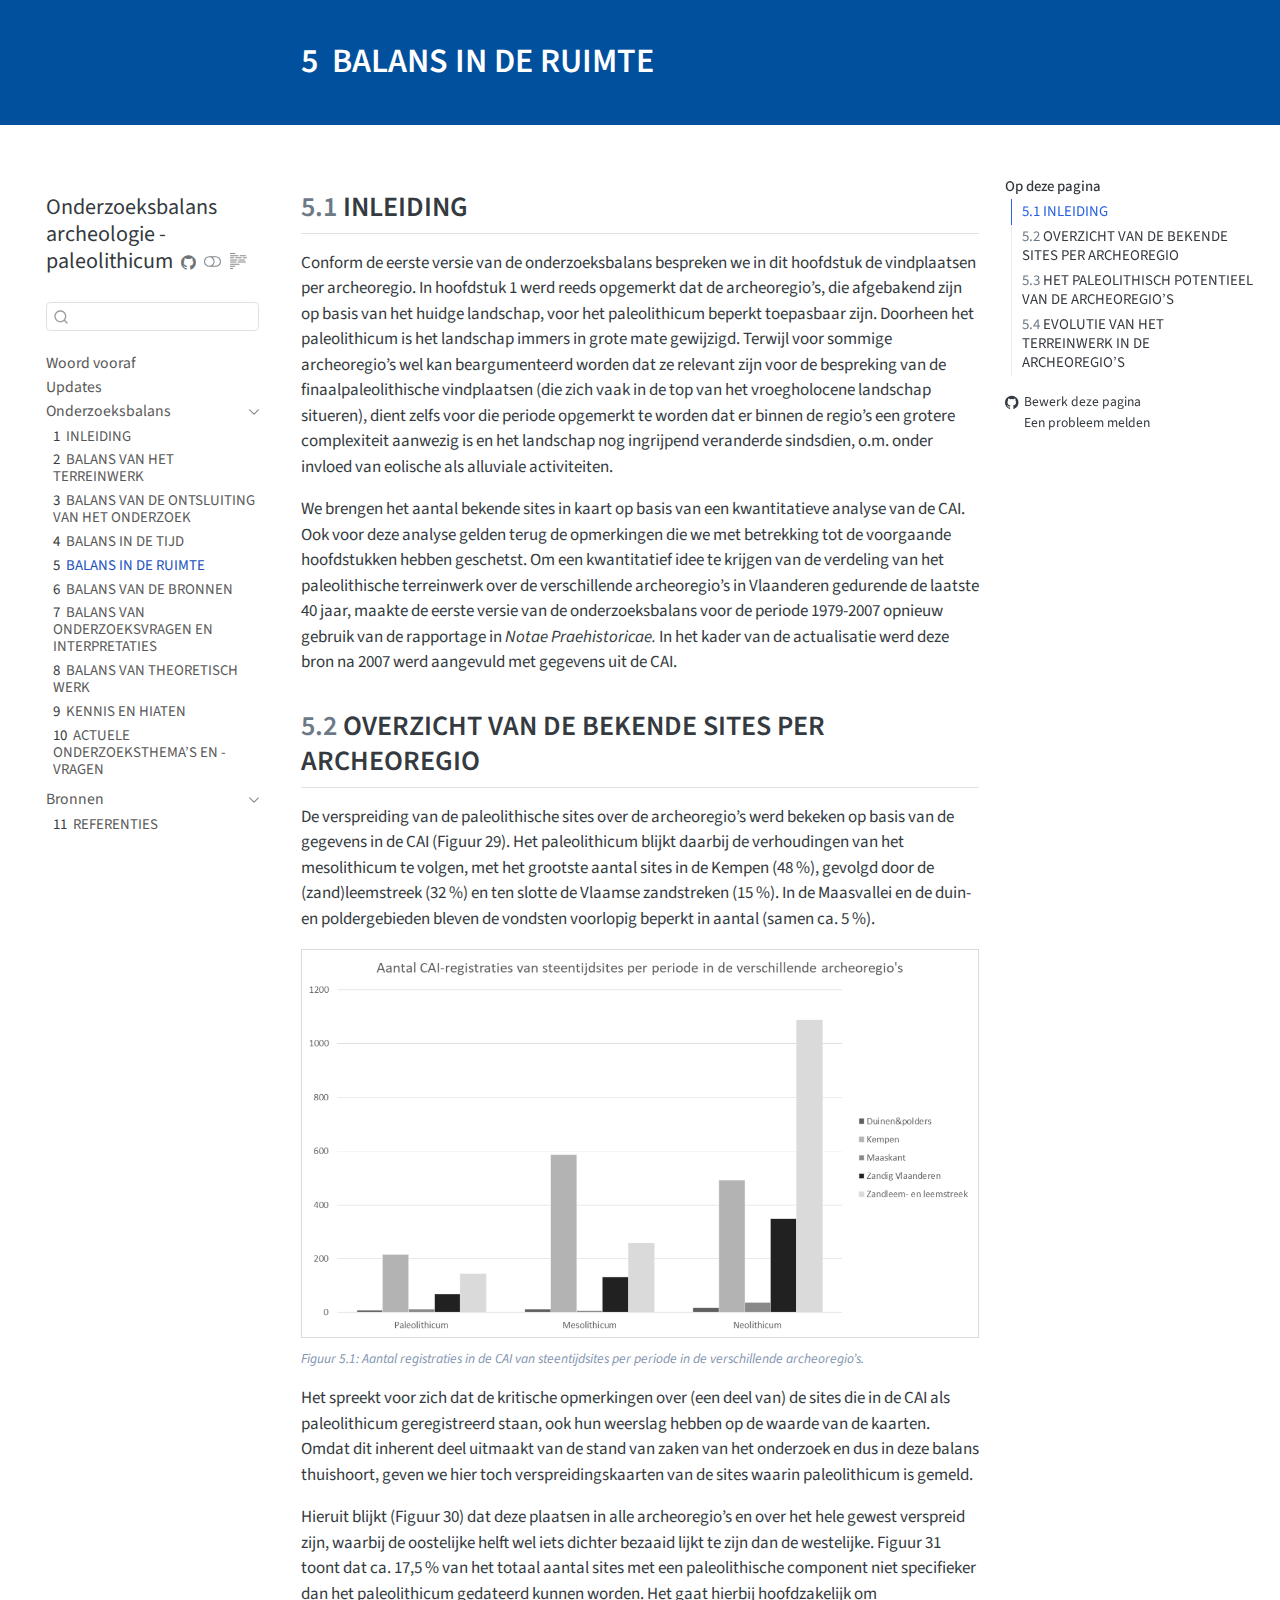
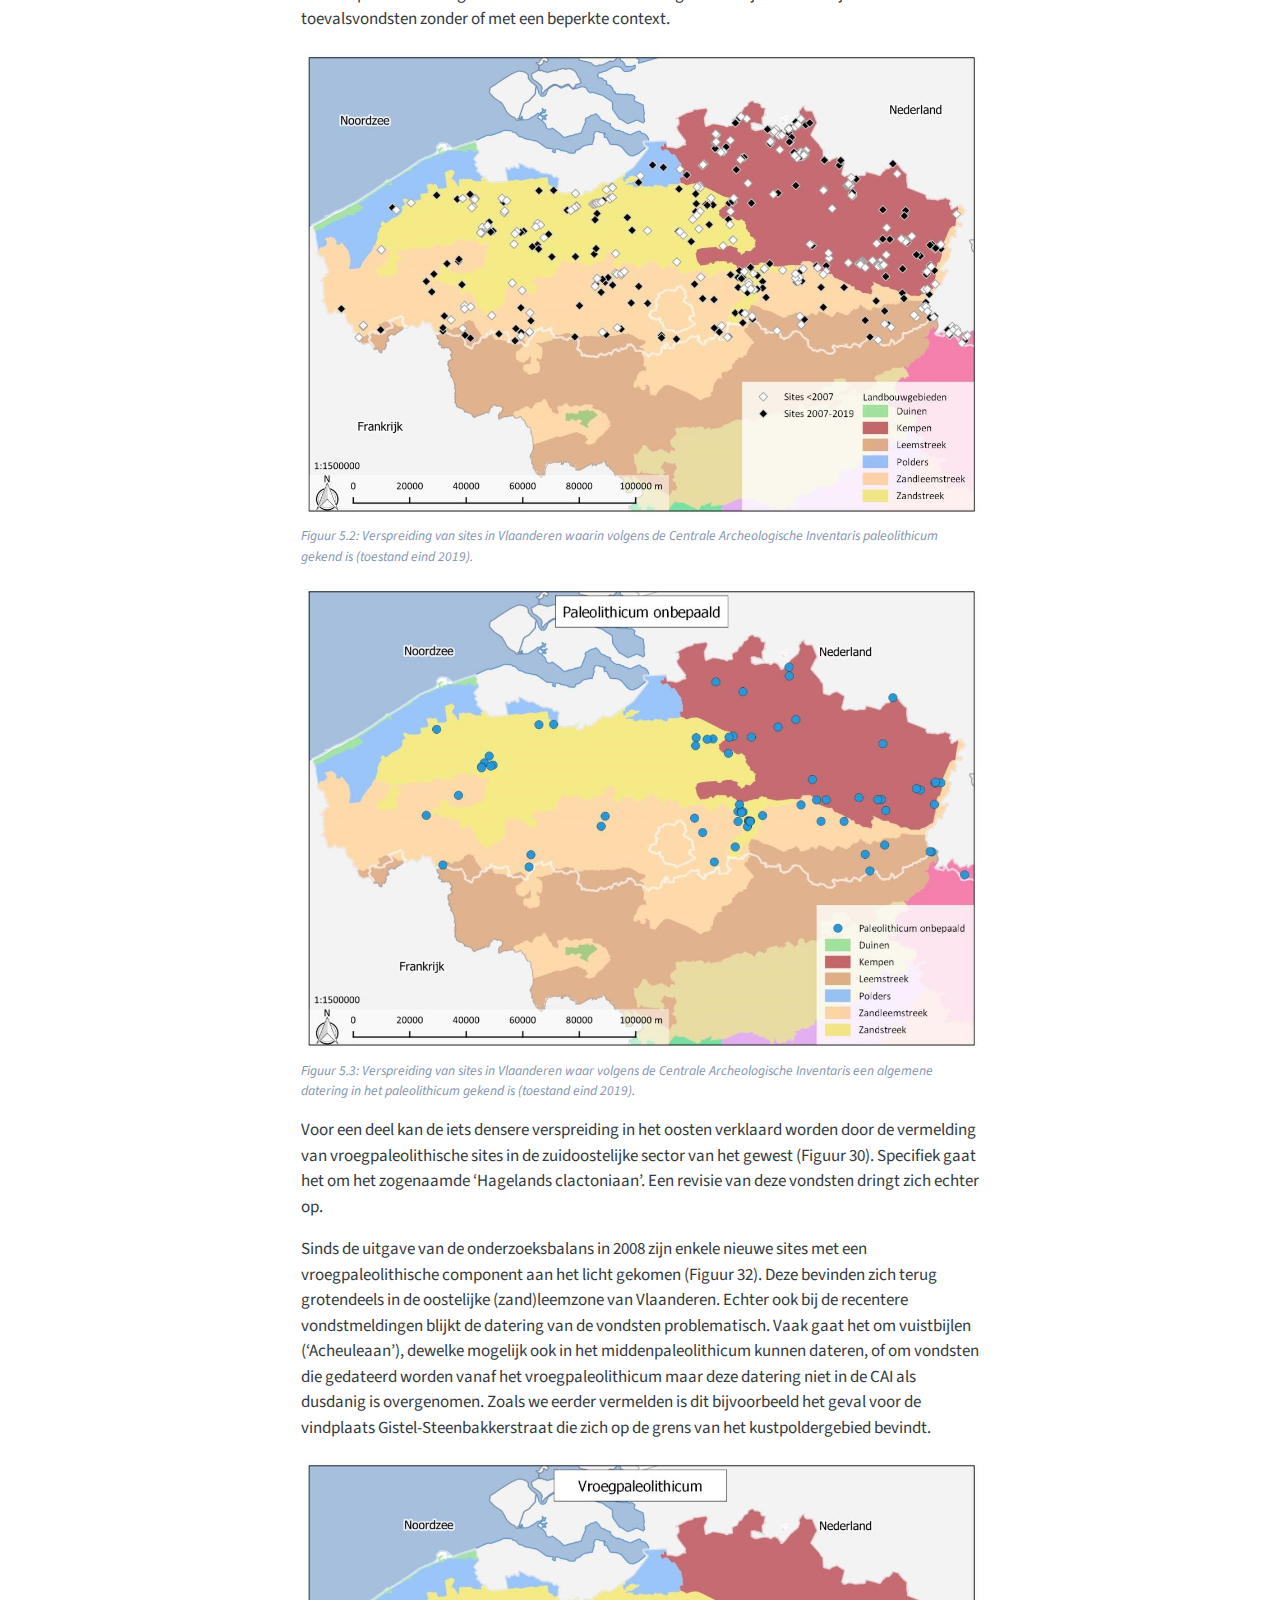
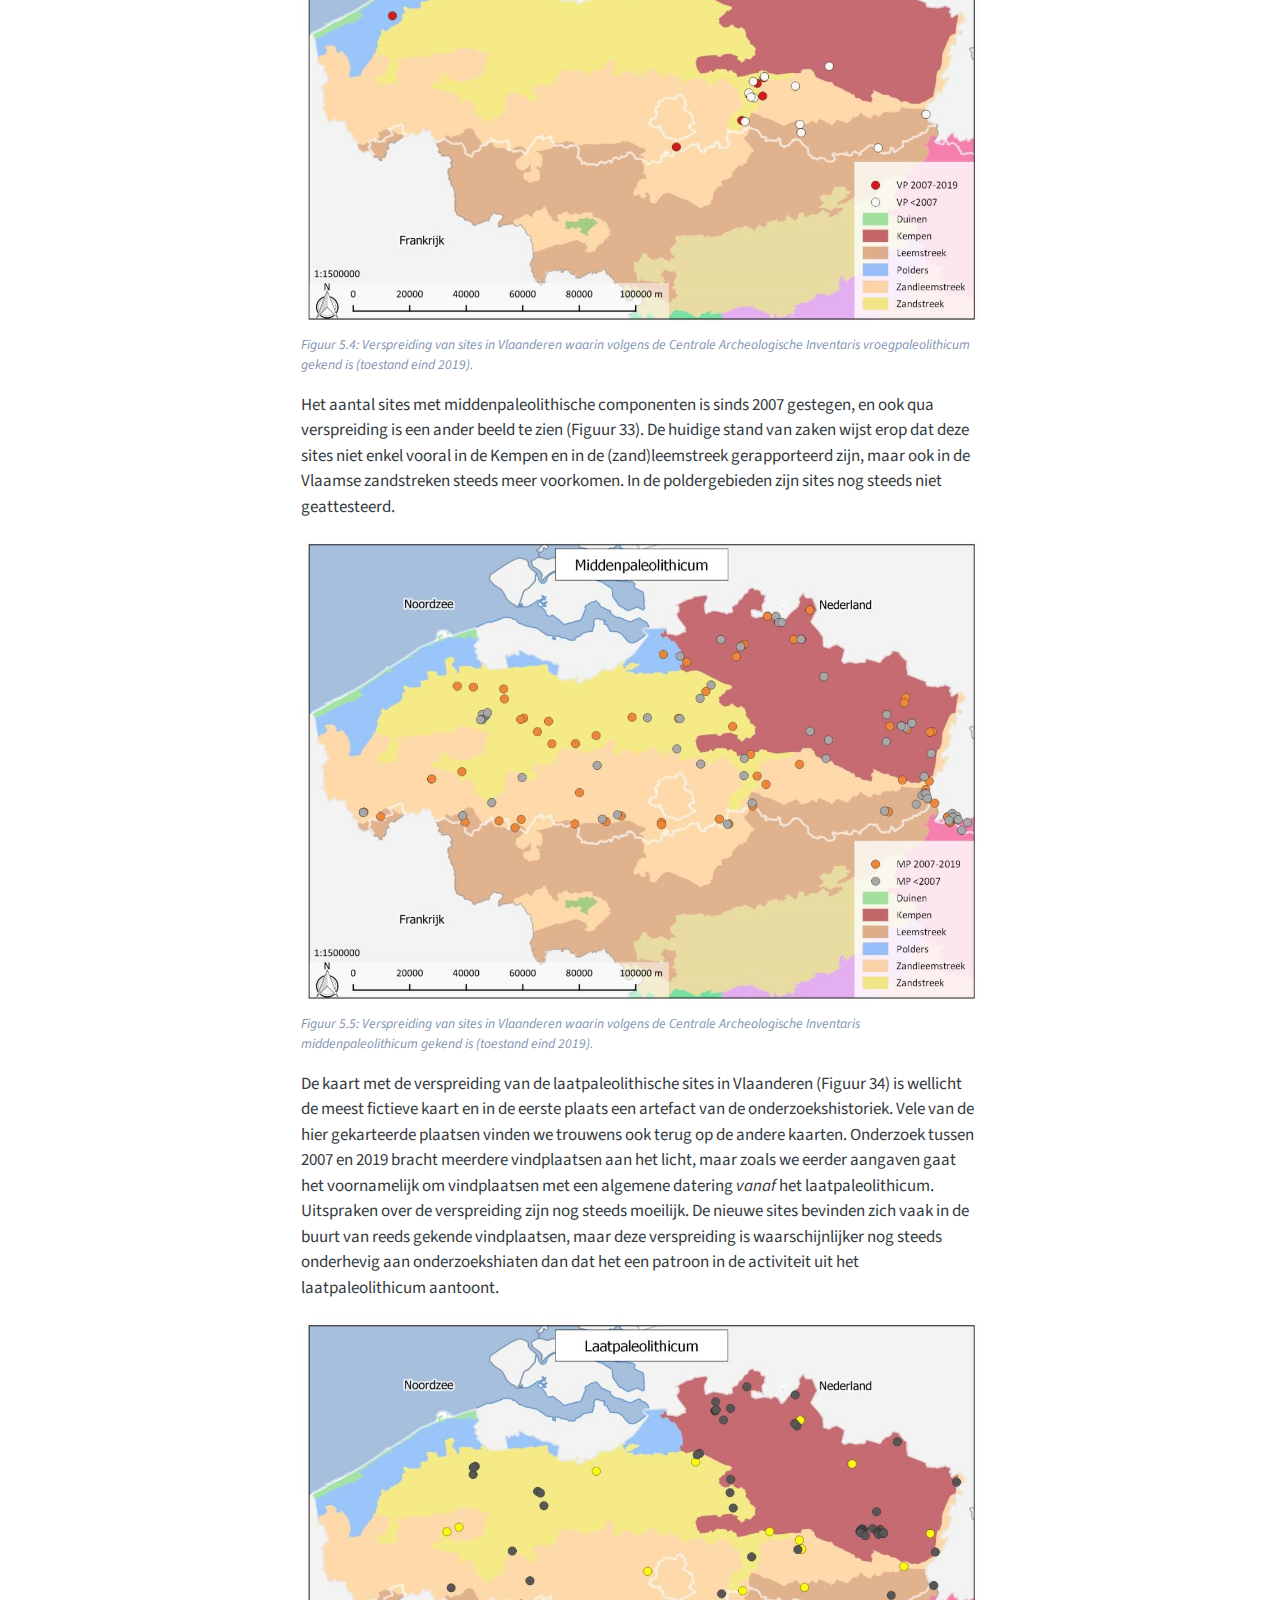
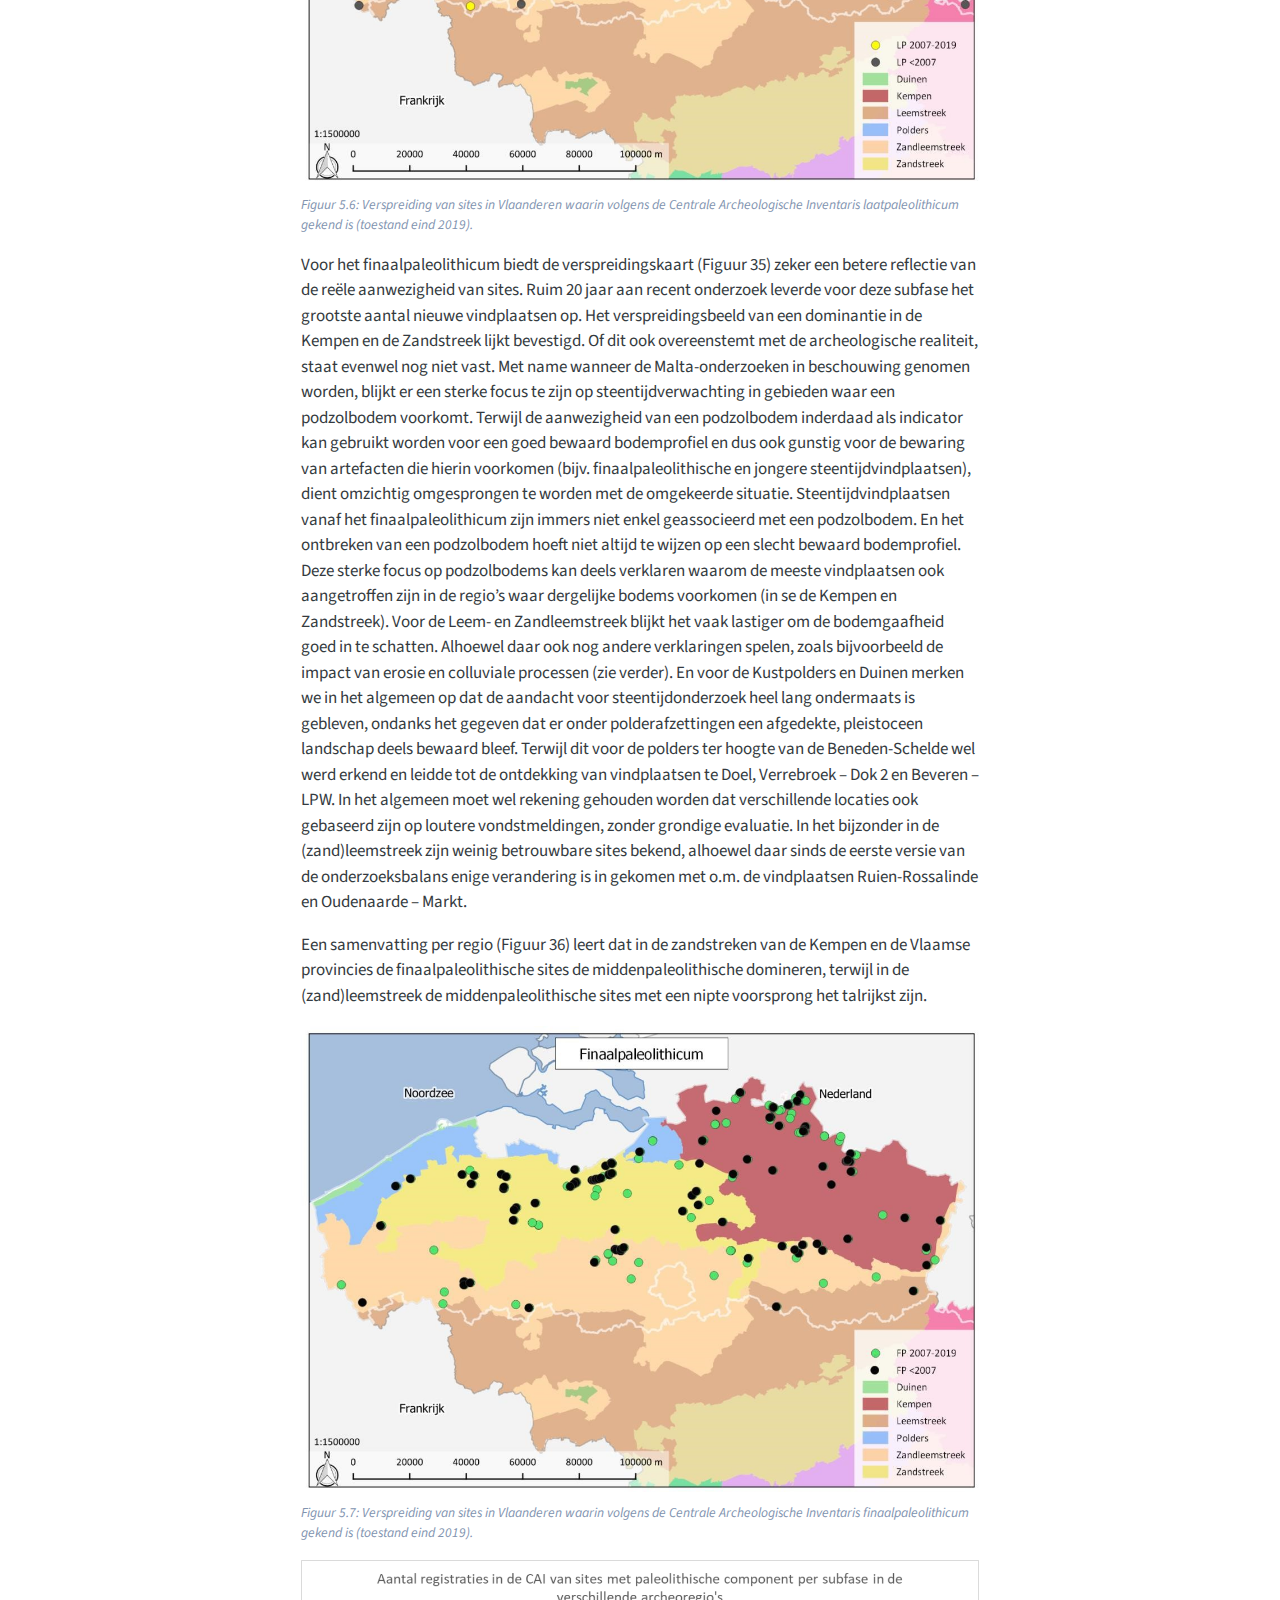
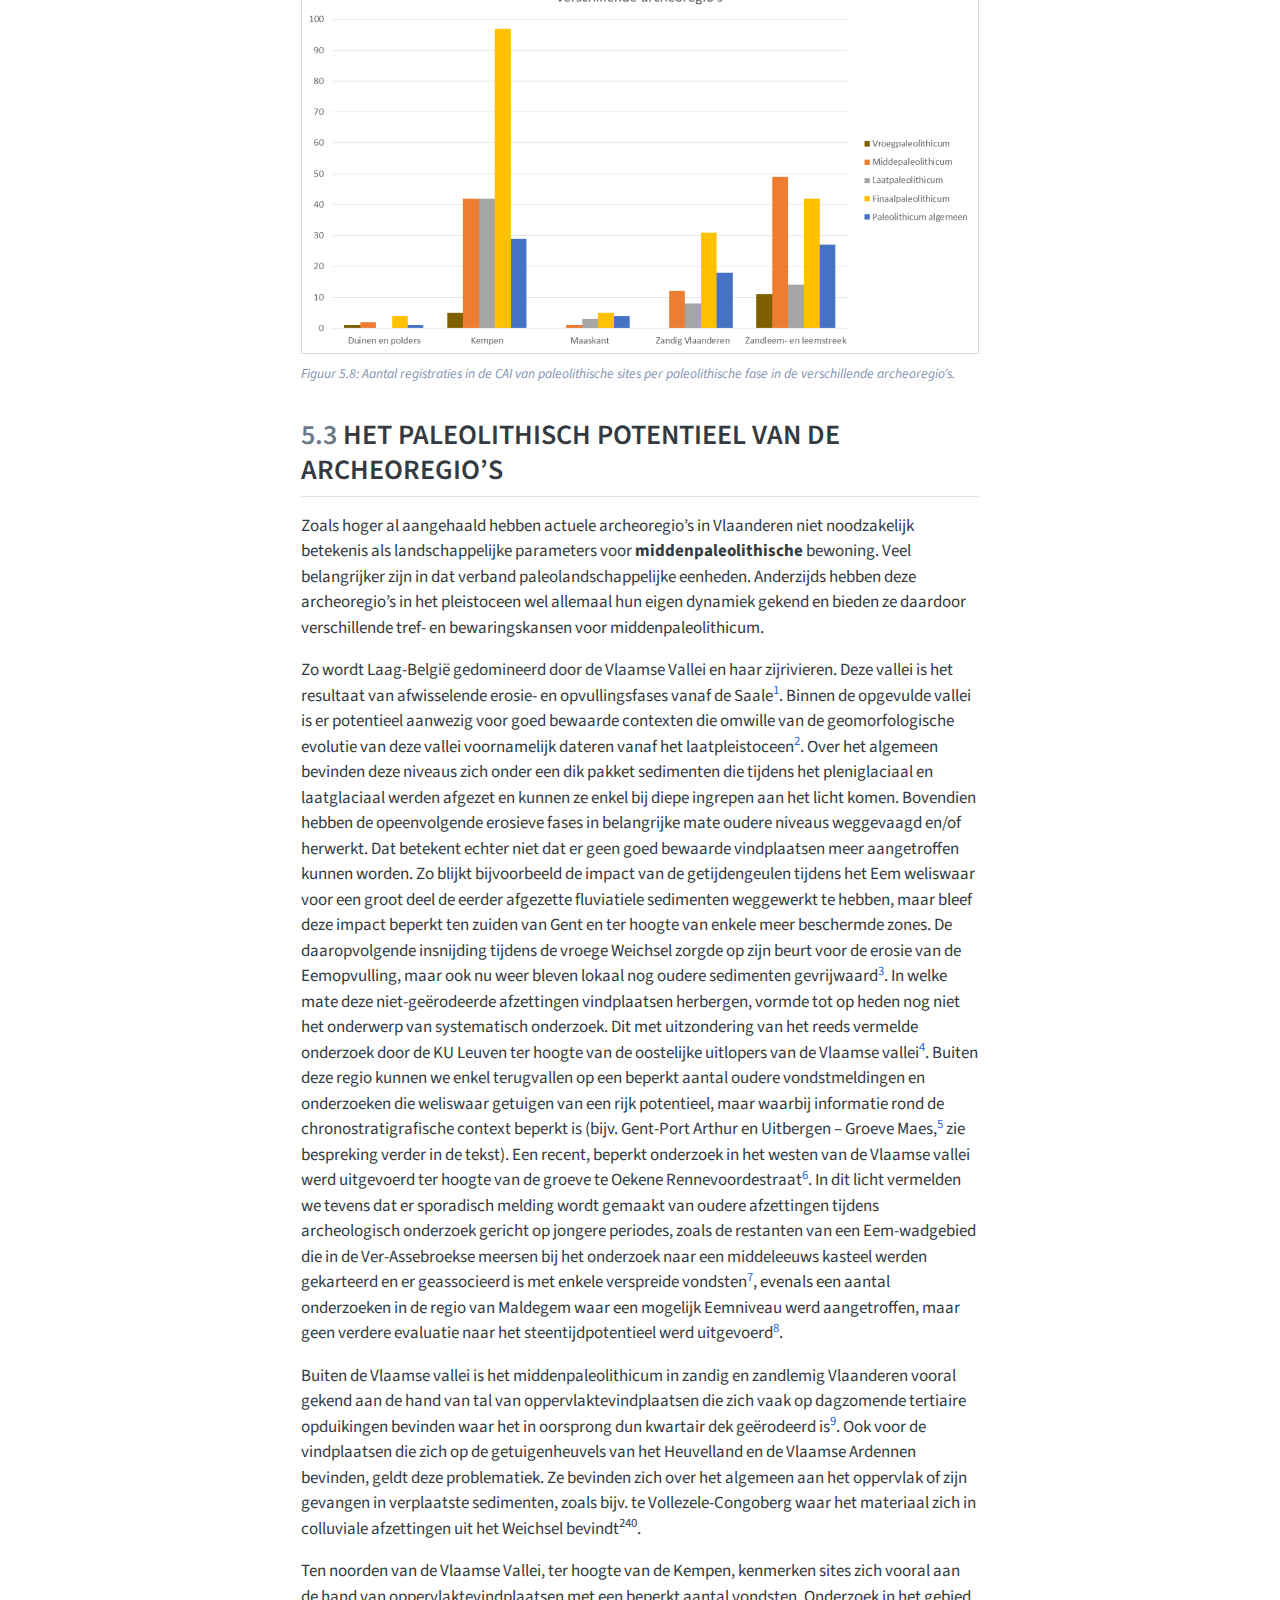
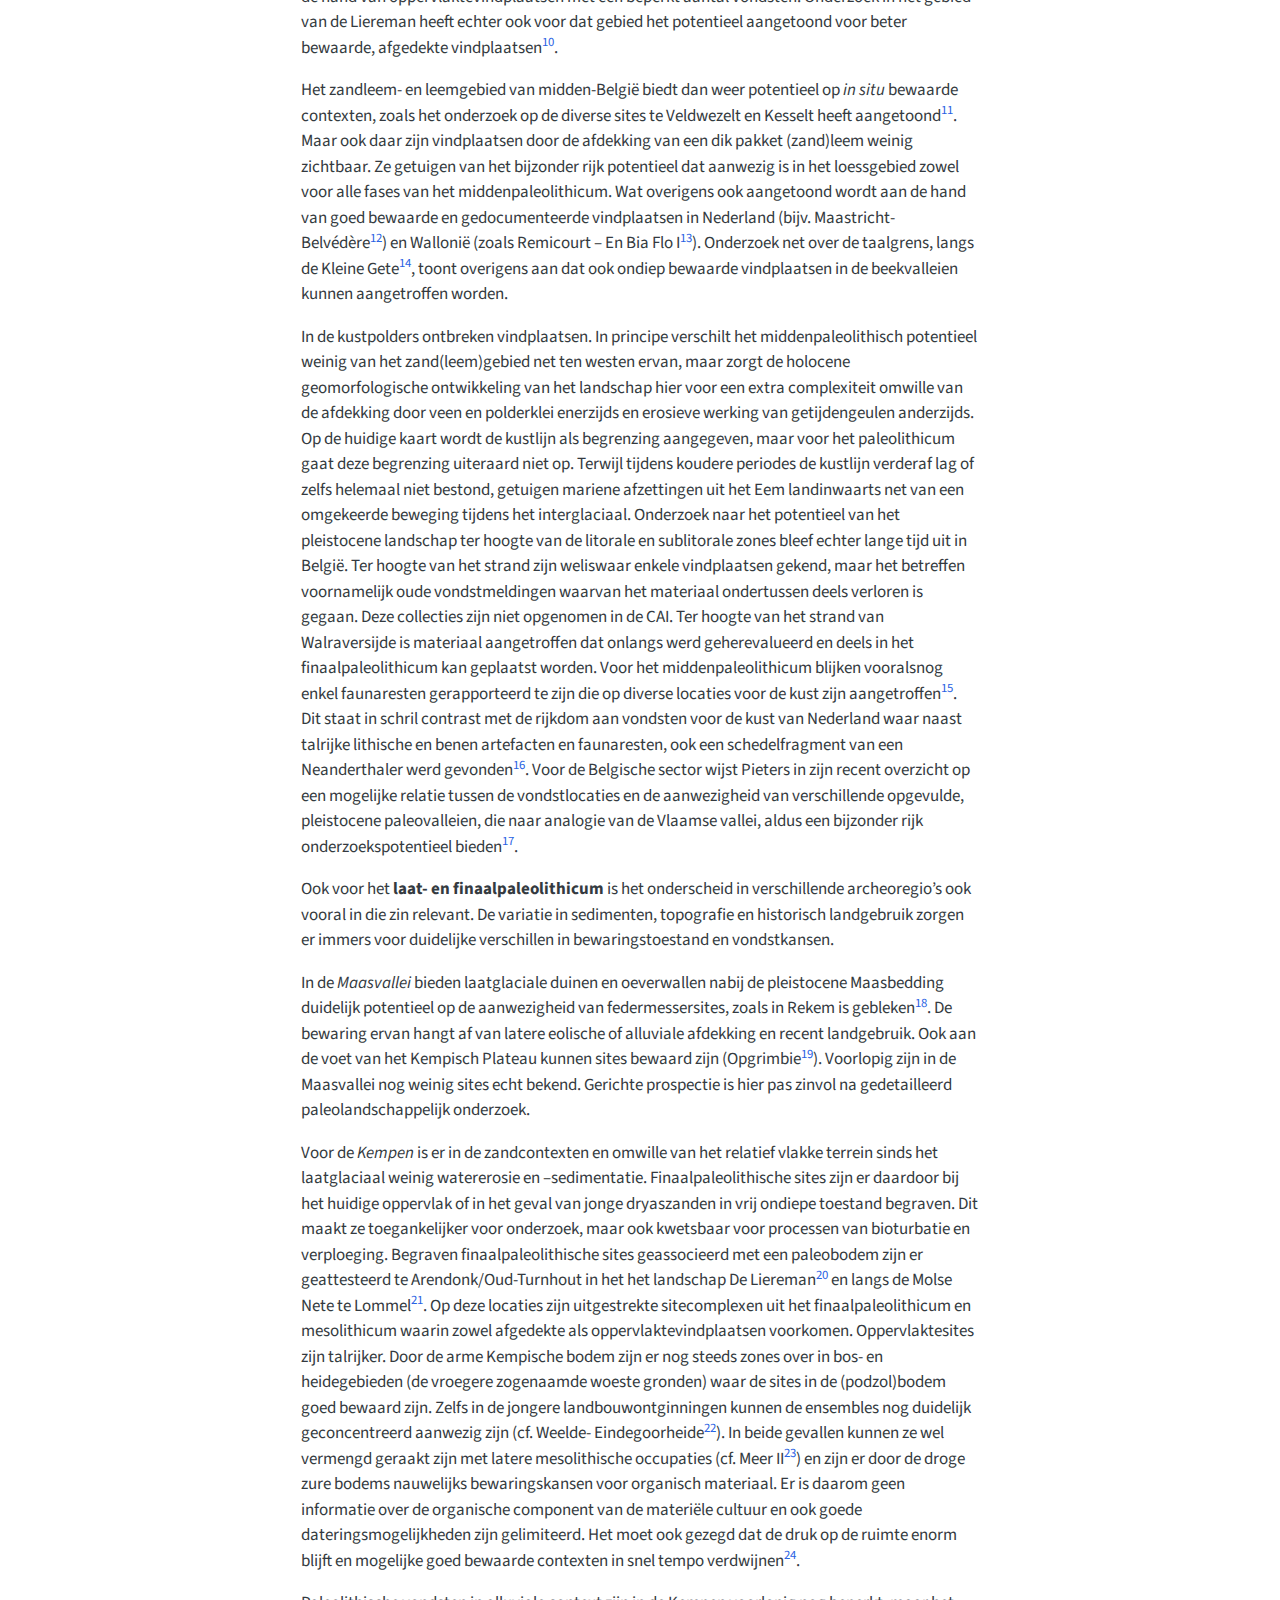
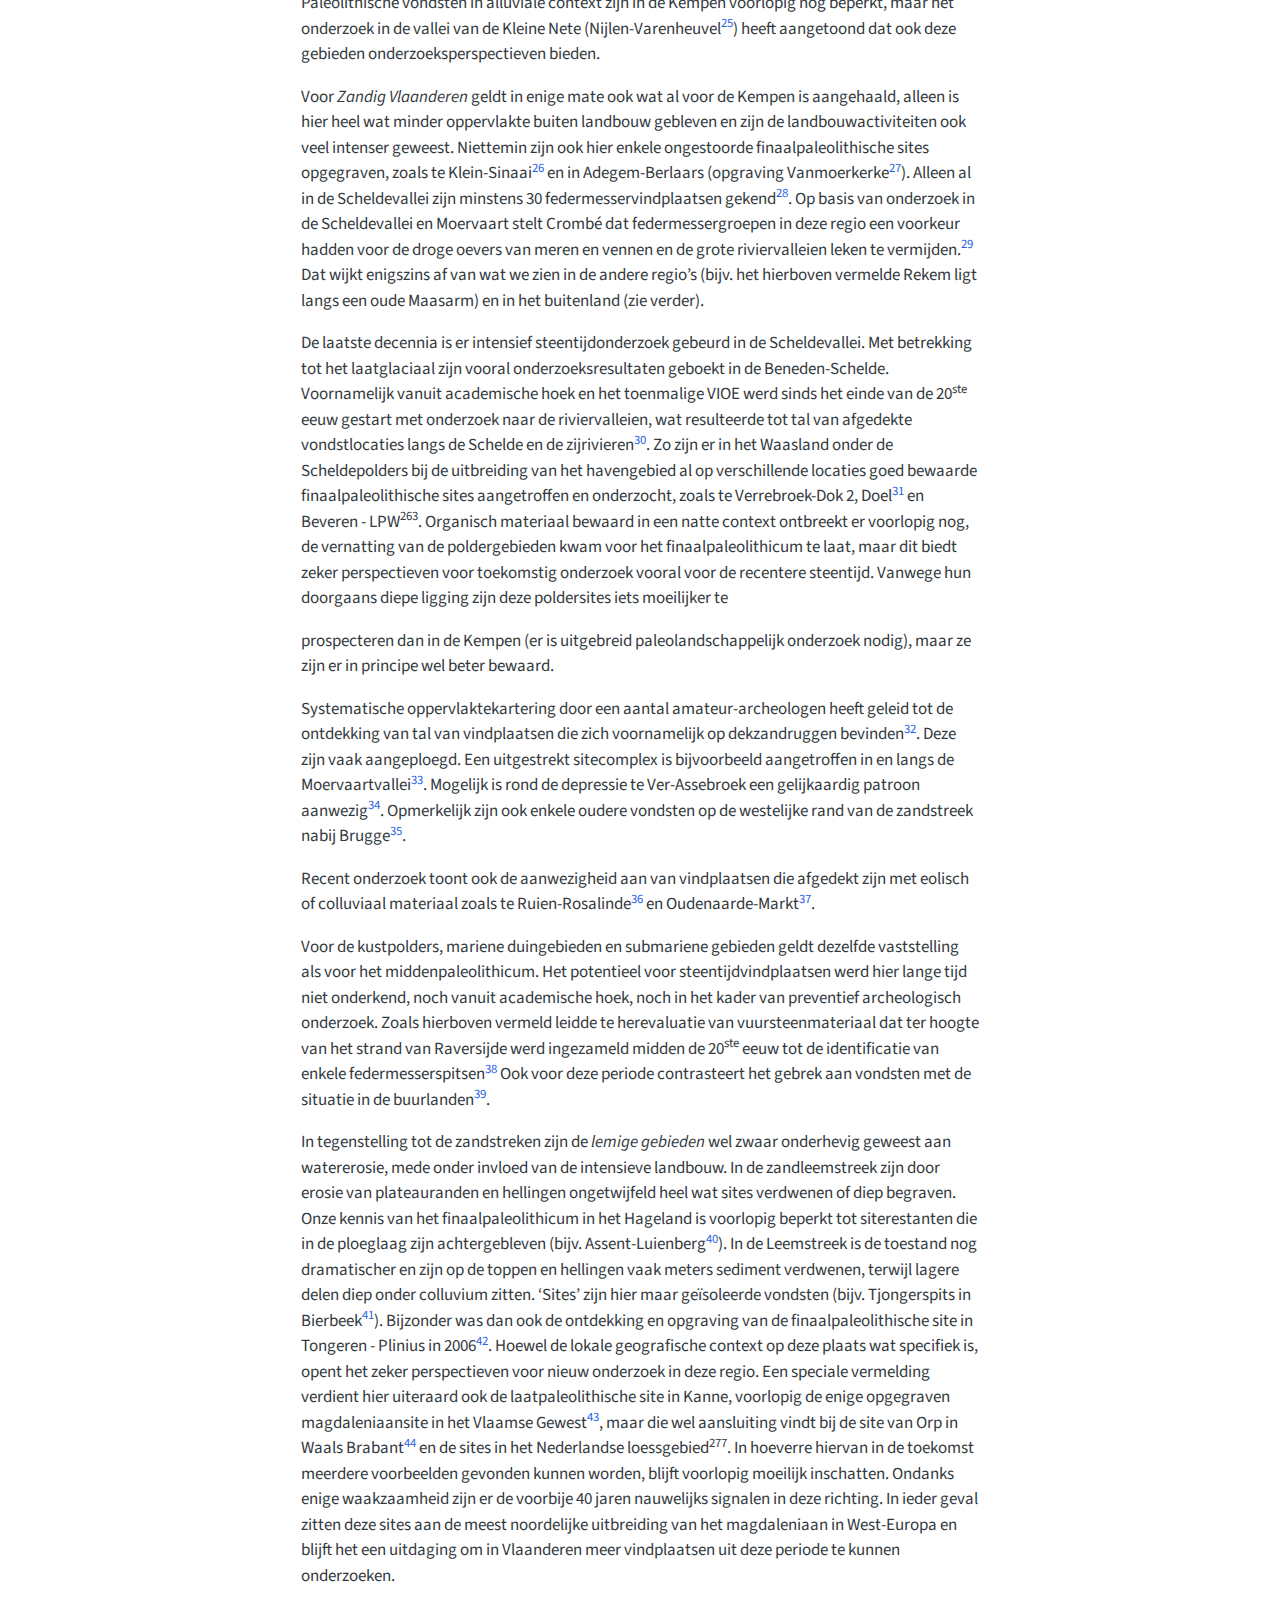
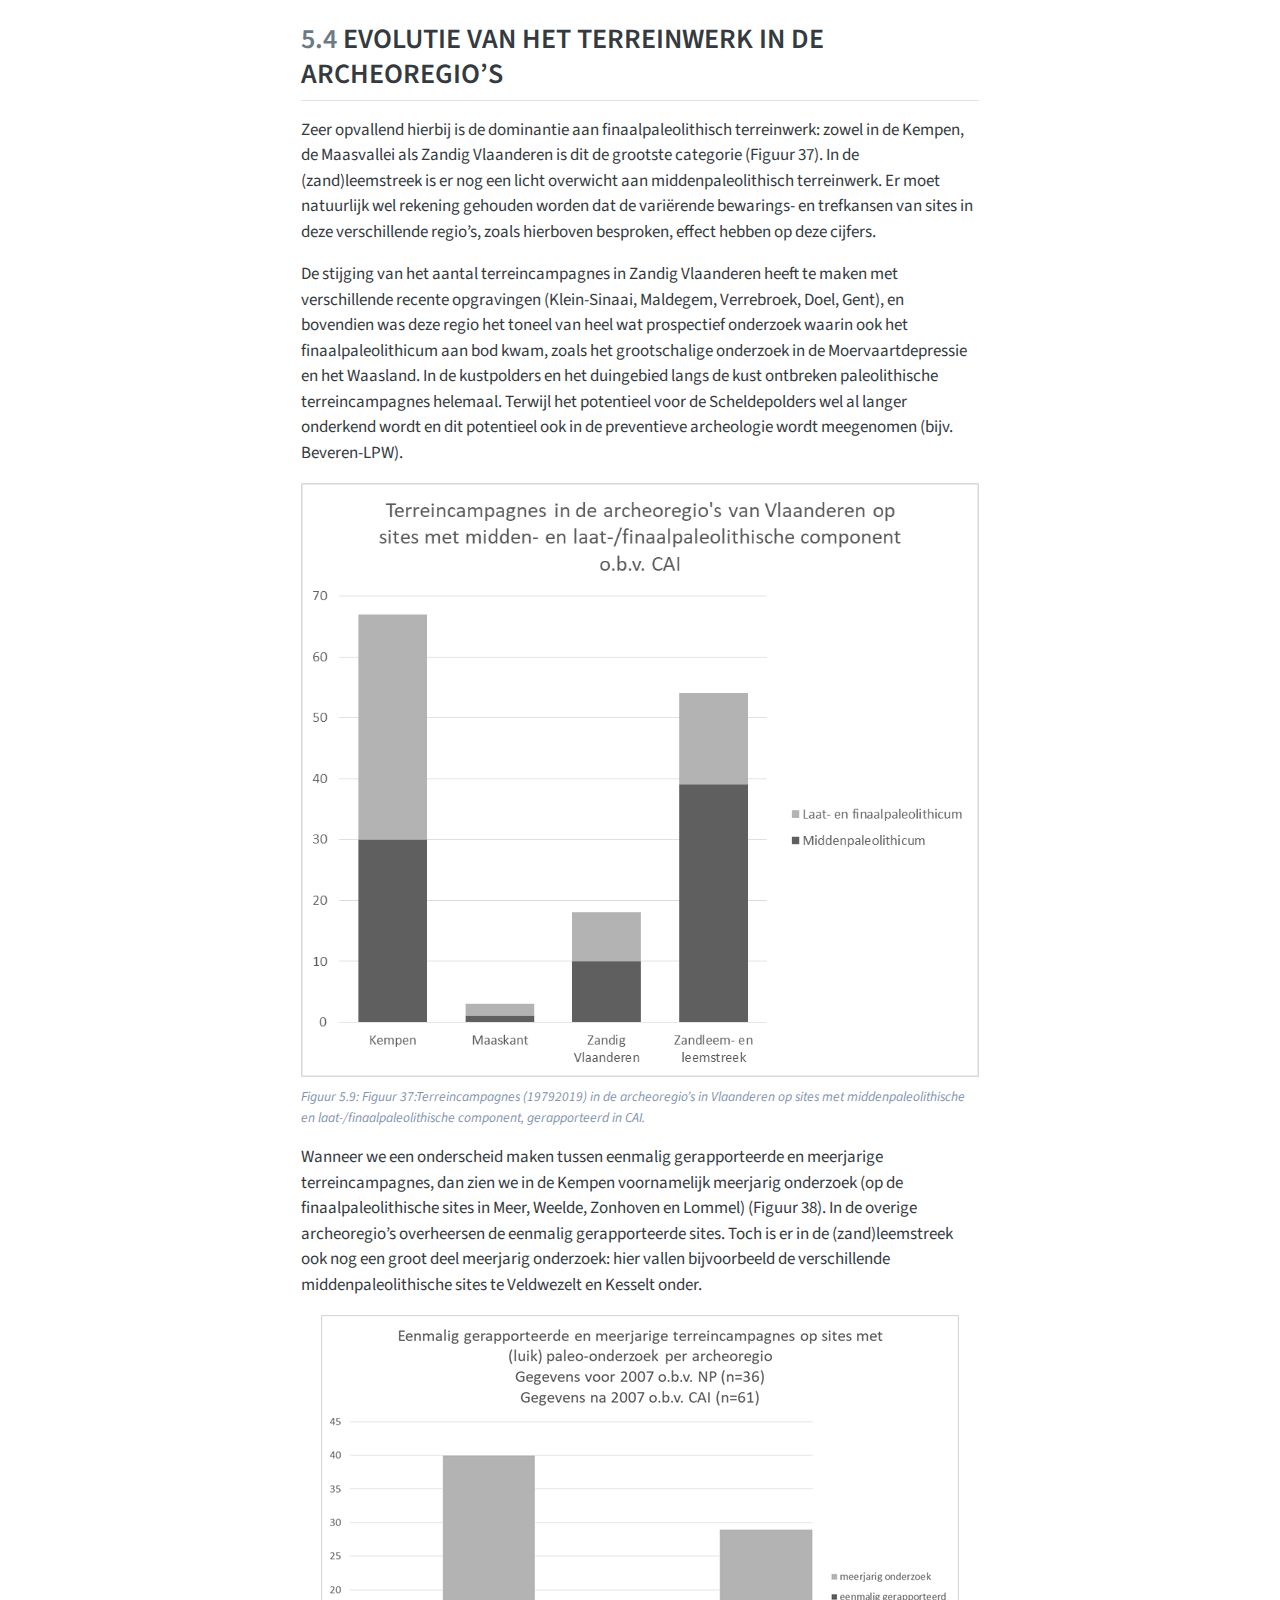
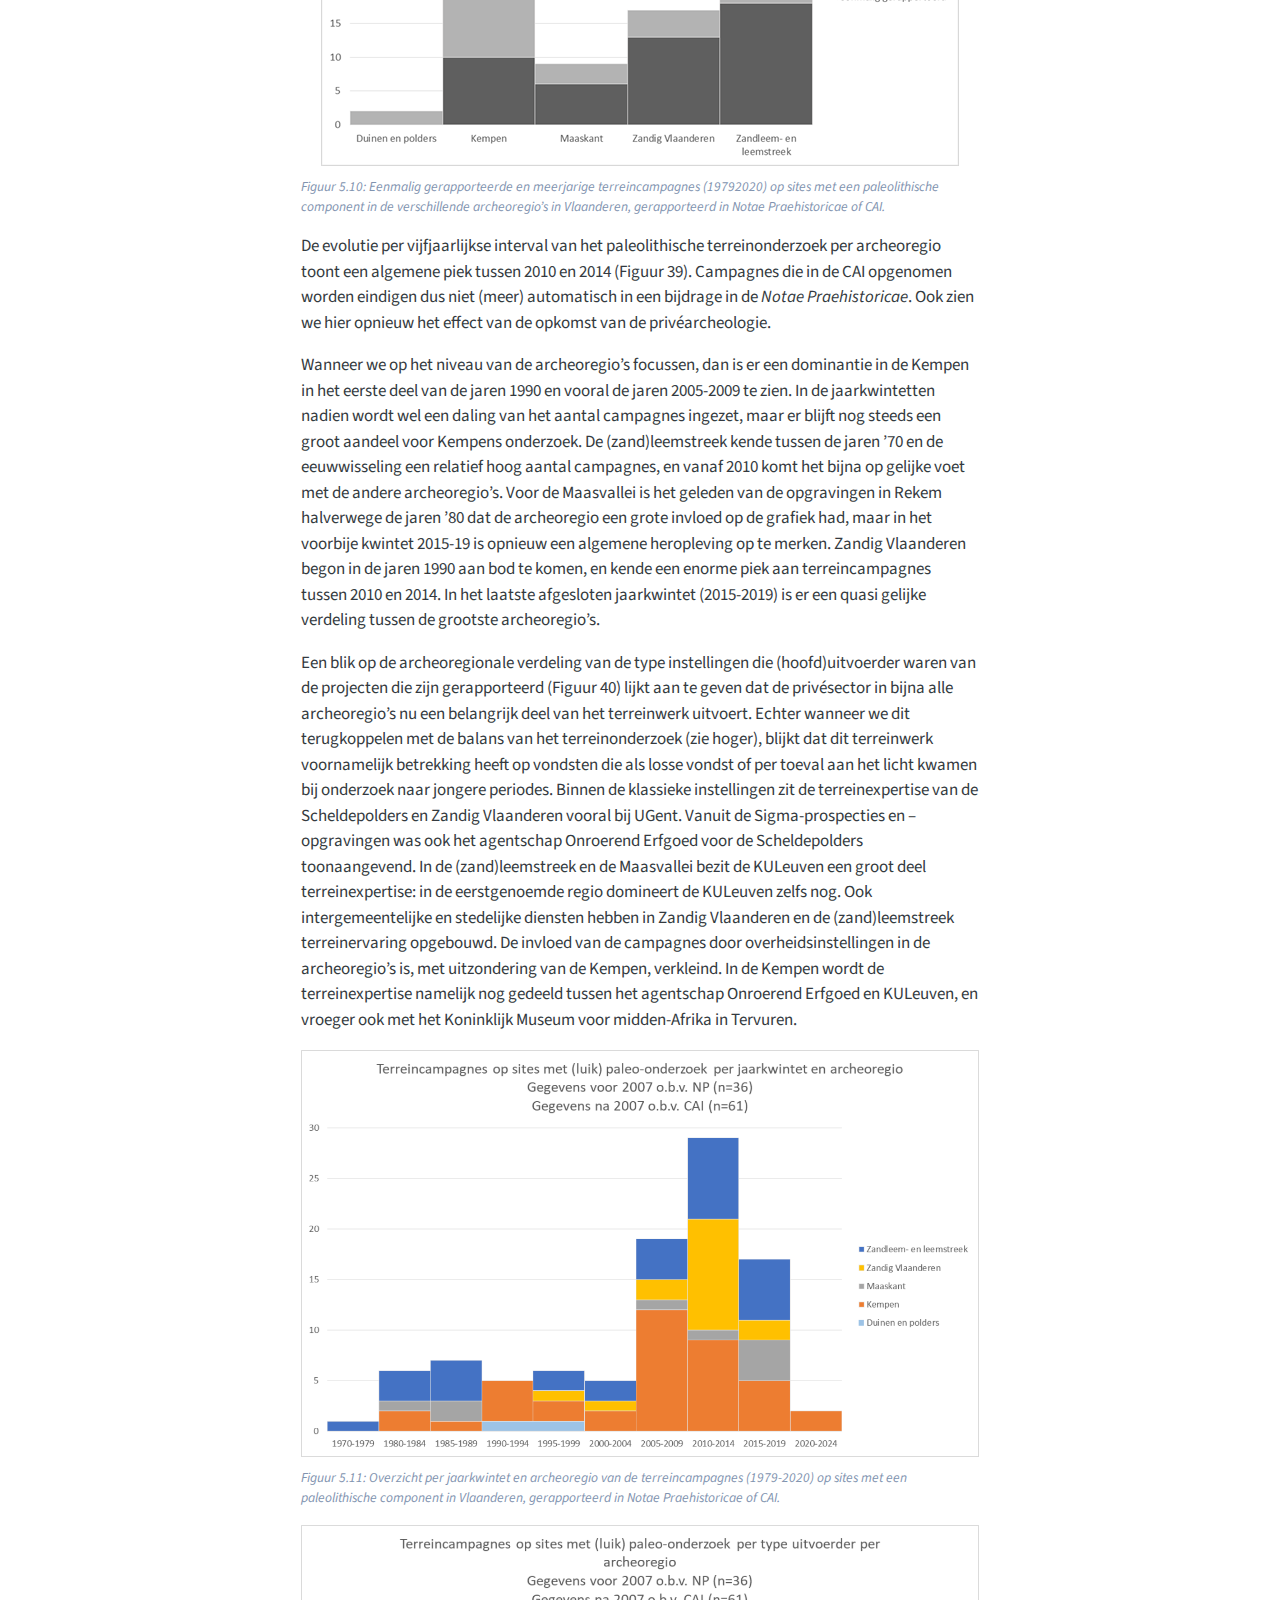
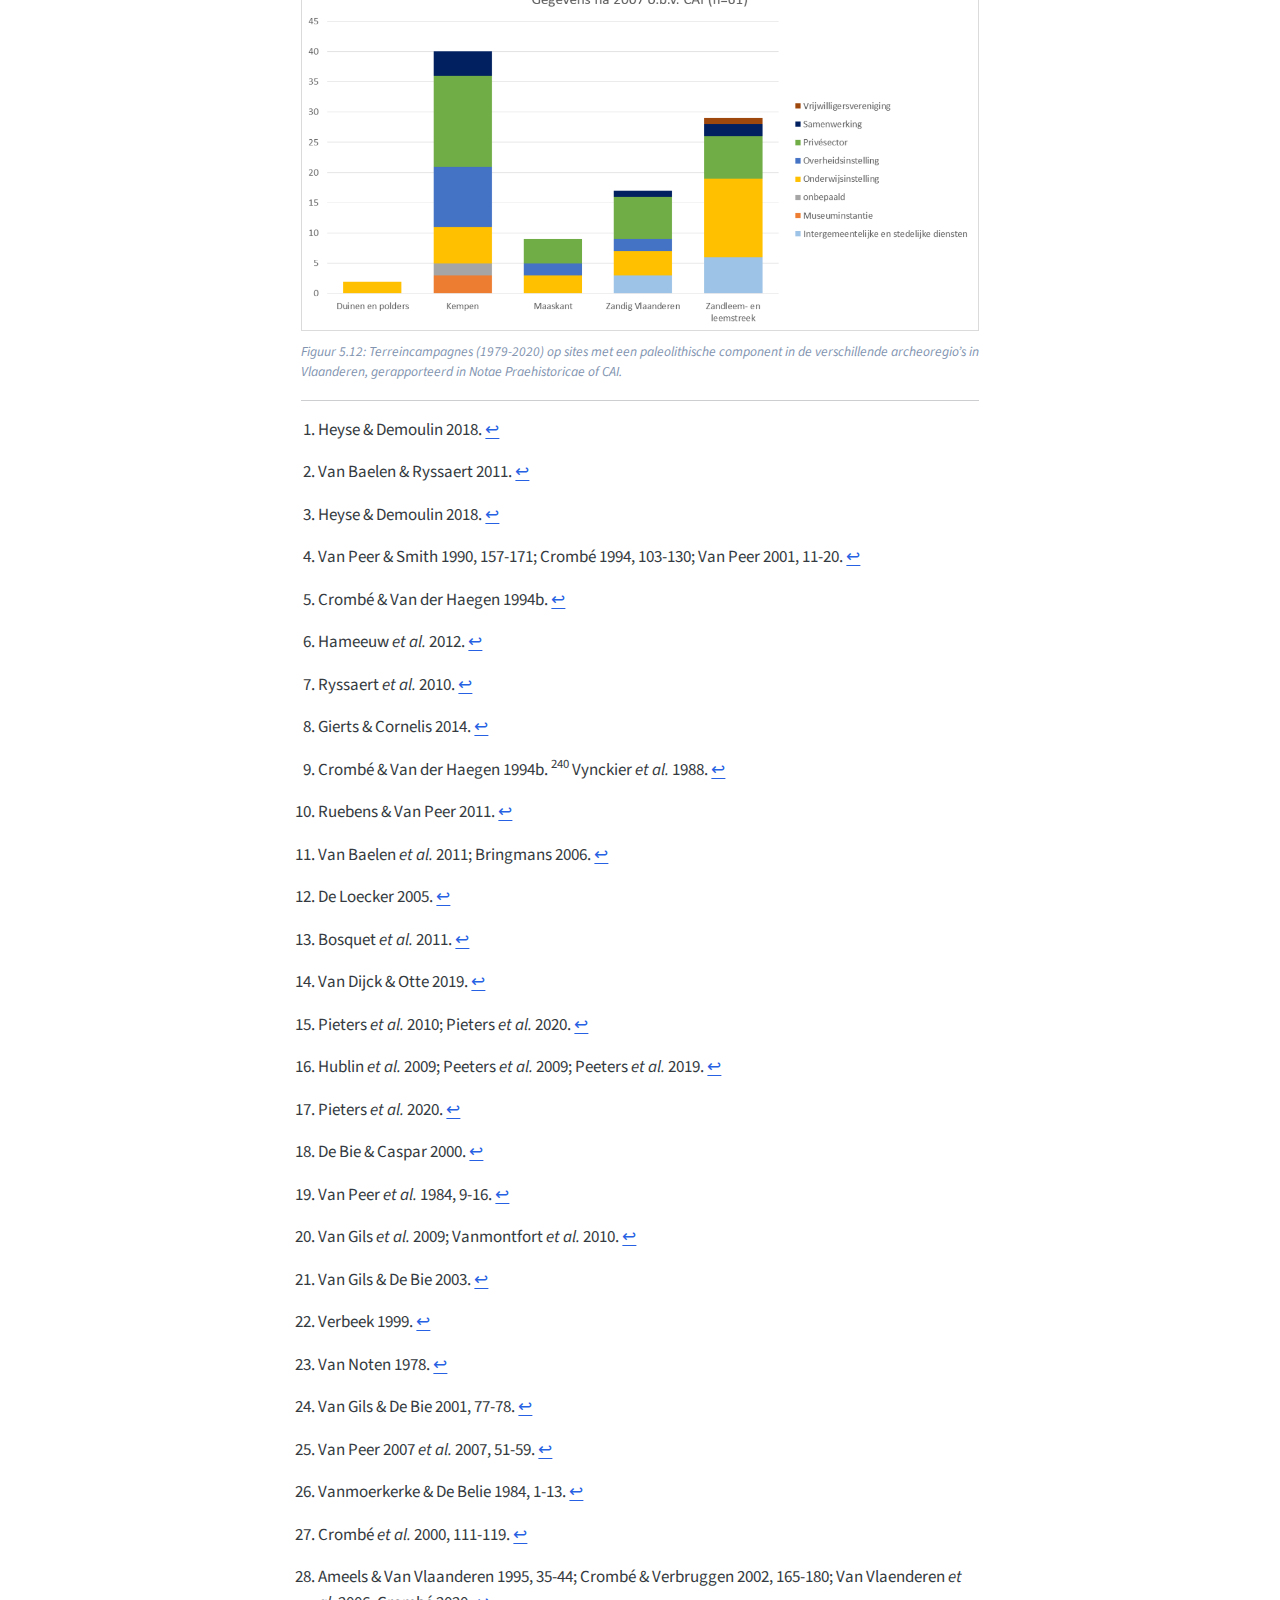
<file: docs/OBPALEO_05.html>
<!DOCTYPE html>
<html xmlns="http://www.w3.org/1999/xhtml" lang="nl" xml:lang="nl"><head>

<meta charset="utf-8">
<meta name="generator" content="quarto-1.5.57">

<meta name="viewport" content="width=device-width, initial-scale=1.0, user-scalable=yes">


<title>5&nbsp; BALANS IN DE RUIMTE – Onderzoeksbalans archeologie - paleolithicum</title>
<style>
code{white-space: pre-wrap;}
span.smallcaps{font-variant: small-caps;}
div.columns{display: flex; gap: min(4vw, 1.5em);}
div.column{flex: auto; overflow-x: auto;}
div.hanging-indent{margin-left: 1.5em; text-indent: -1.5em;}
ul.task-list{list-style: none;}
ul.task-list li input[type="checkbox"] {
  width: 0.8em;
  margin: 0 0.8em 0.2em -1em; /* quarto-specific, see https://github.com/quarto-dev/quarto-cli/issues/4556 */ 
  vertical-align: middle;
}
</style>


<script src="site_libs/quarto-nav/quarto-nav.js"></script>
<script src="site_libs/quarto-nav/headroom.min.js"></script>
<script src="site_libs/clipboard/clipboard.min.js"></script>
<script src="site_libs/quarto-search/autocomplete.umd.js"></script>
<script src="site_libs/quarto-search/fuse.min.js"></script>
<script src="site_libs/quarto-search/quarto-search.js"></script>
<meta name="quarto:offset" content="./">
<link href="./OBPALEO_06.html" rel="next">
<link href="./OBPALEO_04.html" rel="prev">
<script src="site_libs/quarto-html/quarto.js"></script>
<script src="site_libs/quarto-html/popper.min.js"></script>
<script src="site_libs/quarto-html/tippy.umd.min.js"></script>
<script src="site_libs/quarto-html/anchor.min.js"></script>
<link href="site_libs/quarto-html/tippy.css" rel="stylesheet">
<link href="site_libs/quarto-html/quarto-syntax-highlighting.css" rel="stylesheet" class="quarto-color-scheme" id="quarto-text-highlighting-styles">
<link href="site_libs/quarto-html/quarto-syntax-highlighting-dark.css" rel="prefetch" class="quarto-color-scheme quarto-color-alternate" id="quarto-text-highlighting-styles">
<script src="site_libs/bootstrap/bootstrap.min.js"></script>
<link href="site_libs/bootstrap/bootstrap-icons.css" rel="stylesheet">
<link href="site_libs/bootstrap/bootstrap.min.css" rel="stylesheet" class="quarto-color-scheme" id="quarto-bootstrap" data-mode="light">
<link href="site_libs/bootstrap/bootstrap-dark.min.css" rel="prefetch" class="quarto-color-scheme quarto-color-alternate" id="quarto-bootstrap" data-mode="dark">
<script id="quarto-search-options" type="application/json">{
  "location": "sidebar",
  "copy-button": false,
  "collapse-after": 3,
  "panel-placement": "start",
  "type": "textbox",
  "limit": 50,
  "keyboard-shortcut": [
    "f",
    "/",
    "s"
  ],
  "show-item-context": false,
  "language": {
    "search-no-results-text": "Geen resultaat",
    "search-matching-documents-text": "Gevonden documenten",
    "search-copy-link-title": "Kopieer link om te zoeken",
    "search-hide-matches-text": "Extra overeenkomsten verbergen",
    "search-more-match-text": "meer overeenkomst in dit document",
    "search-more-matches-text": "meer overeenkomsten in dit document",
    "search-clear-button-title": "Wissen",
    "search-text-placeholder": "",
    "search-detached-cancel-button-title": "Annuleren",
    "search-submit-button-title": "Verzenden",
    "search-label": "Zoeken"
  }
}</script>
<style>

      .quarto-title-block .quarto-title-banner h1,
      .quarto-title-block .quarto-title-banner h2,
      .quarto-title-block .quarto-title-banner h3,
      .quarto-title-block .quarto-title-banner h4,
      .quarto-title-block .quarto-title-banner h5,
      .quarto-title-block .quarto-title-banner h6
      {
        color: white;
      }

      .quarto-title-block .quarto-title-banner {
        color: white;
background: #00509d;
      }
</style>


</head>

<body class="nav-sidebar floating">

<div id="quarto-search-results"></div>
  <header id="quarto-header" class="headroom fixed-top quarto-banner">
  <nav class="quarto-secondary-nav">
    <div class="container-fluid d-flex">
      <button type="button" class="quarto-btn-toggle btn" data-bs-toggle="collapse" role="button" data-bs-target=".quarto-sidebar-collapse-item" aria-controls="quarto-sidebar" aria-expanded="false" aria-label="Schakel zijbalknavigatie" onclick="if (window.quartoToggleHeadroom) { window.quartoToggleHeadroom(); }">
        <i class="bi bi-layout-text-sidebar-reverse"></i>
      </button>
        <a class="flex-grow-1 no-decor" role="navigation" data-bs-toggle="collapse" data-bs-target=".quarto-sidebar-collapse-item" aria-controls="quarto-sidebar" aria-expanded="false" aria-label="Schakel zijbalknavigatie" onclick="if (window.quartoToggleHeadroom) { window.quartoToggleHeadroom(); }">      
          <h1 class="quarto-secondary-nav-title"><span class="chapter-number">5</span>&nbsp; <span class="chapter-title">BALANS IN DE RUIMTE</span></h1>
        </a>     
      <button type="button" class="btn quarto-search-button" aria-label="Zoeken" onclick="window.quartoOpenSearch();">
        <i class="bi bi-search"></i>
      </button>
    </div>
  </nav>
</header>
<!-- content -->
<header id="title-block-header" class="quarto-title-block default page-columns page-full">
  <div class="quarto-title-banner page-columns page-full">
    <div class="quarto-title column-body">
      <h1 class="title d-none d-lg-block"><span class="chapter-number">5</span>&nbsp; <span class="chapter-title">BALANS IN DE RUIMTE</span></h1>
                      </div>
  </div>
    
  
  <div class="quarto-title-meta">

      
    
      
    </div>
    
  
  </header><div id="quarto-content" class="quarto-container page-columns page-rows-contents page-layout-article">
<!-- sidebar -->
  <nav id="quarto-sidebar" class="sidebar collapse collapse-horizontal quarto-sidebar-collapse-item sidebar-navigation floating overflow-auto">
    <div class="pt-lg-2 mt-2 text-left sidebar-header">
    <div class="sidebar-title mb-0 py-0">
      <a href="./">Onderzoeksbalans archeologie - paleolithicum</a> 
        <div class="sidebar-tools-main tools-wide">
    <a href="https://github.com/hanecakr/onderzoeksbalans_paleolithicum" title="Broncode" class="quarto-navigation-tool px-1" aria-label="Broncode"><i class="bi bi-github"></i></a>
  <a href="" class="quarto-color-scheme-toggle quarto-navigation-tool  px-1" onclick="window.quartoToggleColorScheme(); return false;" title="Schakel donkere modus"><i class="bi"></i></a>
  <a href="" class="quarto-reader-toggle quarto-navigation-tool px-1" onclick="window.quartoToggleReader(); return false;" title="Schakel leesmodus">
  <div class="quarto-reader-toggle-btn">
  <i class="bi"></i>
  </div>
</a>
</div>
    </div>
      </div>
        <div class="mt-2 flex-shrink-0 align-items-center">
        <div class="sidebar-search">
        <div id="quarto-search" class="" title="Zoeken"></div>
        </div>
        </div>
    <div class="sidebar-menu-container"> 
    <ul class="list-unstyled mt-1">
        <li class="sidebar-item">
  <div class="sidebar-item-container"> 
  <a href="./index.html" class="sidebar-item-text sidebar-link">
 <span class="menu-text">Woord vooraf</span></a>
  </div>
</li>
        <li class="sidebar-item">
  <div class="sidebar-item-container"> 
  <a href="./OBPALEO_00_wijzigingen.html" class="sidebar-item-text sidebar-link">
 <span class="menu-text">Updates</span></a>
  </div>
</li>
        <li class="sidebar-item sidebar-item-section">
      <div class="sidebar-item-container"> 
            <a class="sidebar-item-text sidebar-link text-start" data-bs-toggle="collapse" data-bs-target="#quarto-sidebar-section-1" role="navigation" aria-expanded="true">
 <span class="menu-text">Onderzoeksbalans</span></a>
          <a class="sidebar-item-toggle text-start" data-bs-toggle="collapse" data-bs-target="#quarto-sidebar-section-1" role="navigation" aria-expanded="true" aria-label="Schakel sectie">
            <i class="bi bi-chevron-right ms-2"></i>
          </a> 
      </div>
      <ul id="quarto-sidebar-section-1" class="collapse list-unstyled sidebar-section depth1 show">  
          <li class="sidebar-item">
  <div class="sidebar-item-container"> 
  <a href="./OBPALEO_01.html" class="sidebar-item-text sidebar-link">
 <span class="menu-text"><span class="chapter-number">1</span>&nbsp; <span class="chapter-title">INLEIDING</span></span></a>
  </div>
</li>
          <li class="sidebar-item">
  <div class="sidebar-item-container"> 
  <a href="./OBPALEO_02.html" class="sidebar-item-text sidebar-link">
 <span class="menu-text"><span class="chapter-number">2</span>&nbsp; <span class="chapter-title">BALANS VAN HET TERREINWERK</span></span></a>
  </div>
</li>
          <li class="sidebar-item">
  <div class="sidebar-item-container"> 
  <a href="./OBPALEO_03.html" class="sidebar-item-text sidebar-link">
 <span class="menu-text"><span class="chapter-number">3</span>&nbsp; <span class="chapter-title">BALANS VAN DE ONTSLUITING VAN HET ONDERZOEK</span></span></a>
  </div>
</li>
          <li class="sidebar-item">
  <div class="sidebar-item-container"> 
  <a href="./OBPALEO_04.html" class="sidebar-item-text sidebar-link">
 <span class="menu-text"><span class="chapter-number">4</span>&nbsp; <span class="chapter-title">BALANS IN DE TIJD</span></span></a>
  </div>
</li>
          <li class="sidebar-item">
  <div class="sidebar-item-container"> 
  <a href="./OBPALEO_05.html" class="sidebar-item-text sidebar-link active">
 <span class="menu-text"><span class="chapter-number">5</span>&nbsp; <span class="chapter-title">BALANS IN DE RUIMTE</span></span></a>
  </div>
</li>
          <li class="sidebar-item">
  <div class="sidebar-item-container"> 
  <a href="./OBPALEO_06.html" class="sidebar-item-text sidebar-link">
 <span class="menu-text"><span class="chapter-number">6</span>&nbsp; <span class="chapter-title">BALANS VAN DE BRONNEN</span></span></a>
  </div>
</li>
          <li class="sidebar-item">
  <div class="sidebar-item-container"> 
  <a href="./OBPALEO_07.html" class="sidebar-item-text sidebar-link">
 <span class="menu-text"><span class="chapter-number">7</span>&nbsp; <span class="chapter-title">BALANS VAN ONDERZOEKSVRAGEN EN INTERPRETATIES</span></span></a>
  </div>
</li>
          <li class="sidebar-item">
  <div class="sidebar-item-container"> 
  <a href="./OBPALEO_08.html" class="sidebar-item-text sidebar-link">
 <span class="menu-text"><span class="chapter-number">8</span>&nbsp; <span class="chapter-title">BALANS VAN THEORETISCH WERK</span></span></a>
  </div>
</li>
          <li class="sidebar-item">
  <div class="sidebar-item-container"> 
  <a href="./OBPALEO_09.html" class="sidebar-item-text sidebar-link">
 <span class="menu-text"><span class="chapter-number">9</span>&nbsp; <span class="chapter-title">KENNIS EN HIATEN</span></span></a>
  </div>
</li>
          <li class="sidebar-item">
  <div class="sidebar-item-container"> 
  <a href="./OBPALEO_10.html" class="sidebar-item-text sidebar-link">
 <span class="menu-text"><span class="chapter-number">10</span>&nbsp; <span class="chapter-title">ACTUELE ONDERZOEKSTHEMA’S EN -VRAGEN</span></span></a>
  </div>
</li>
      </ul>
  </li>
        <li class="sidebar-item sidebar-item-section">
      <div class="sidebar-item-container"> 
            <a class="sidebar-item-text sidebar-link text-start" data-bs-toggle="collapse" data-bs-target="#quarto-sidebar-section-2" role="navigation" aria-expanded="true">
 <span class="menu-text">Bronnen</span></a>
          <a class="sidebar-item-toggle text-start" data-bs-toggle="collapse" data-bs-target="#quarto-sidebar-section-2" role="navigation" aria-expanded="true" aria-label="Schakel sectie">
            <i class="bi bi-chevron-right ms-2"></i>
          </a> 
      </div>
      <ul id="quarto-sidebar-section-2" class="collapse list-unstyled sidebar-section depth1 show">  
          <li class="sidebar-item">
  <div class="sidebar-item-container"> 
  <a href="./OBPALEO_bibliografie.html" class="sidebar-item-text sidebar-link">
 <span class="menu-text"><span class="chapter-number">11</span>&nbsp; <span class="chapter-title">REFERENTIES</span></span></a>
  </div>
</li>
      </ul>
  </li>
    </ul>
    </div>
</nav>
<div id="quarto-sidebar-glass" class="quarto-sidebar-collapse-item" data-bs-toggle="collapse" data-bs-target=".quarto-sidebar-collapse-item"></div>
<!-- margin-sidebar -->
    <div id="quarto-margin-sidebar" class="sidebar margin-sidebar">
        <nav id="TOC" role="doc-toc" class="toc-active">
    <h2 id="toc-title">Op deze pagina</h2>
   
  <ul>
  <li><a href="#inleiding" id="toc-inleiding" class="nav-link active" data-scroll-target="#inleiding"><span class="header-section-number">5.1</span> INLEIDING</a></li>
  <li><a href="#overzicht-van-de-bekende-sites-per-archeoregio" id="toc-overzicht-van-de-bekende-sites-per-archeoregio" class="nav-link" data-scroll-target="#overzicht-van-de-bekende-sites-per-archeoregio"><span class="header-section-number">5.2</span> OVERZICHT VAN DE BEKENDE SITES PER ARCHEOREGIO</a></li>
  <li><a href="#het-paleolithisch-potentieel-van-de-archeoregios" id="toc-het-paleolithisch-potentieel-van-de-archeoregios" class="nav-link" data-scroll-target="#het-paleolithisch-potentieel-van-de-archeoregios"><span class="header-section-number">5.3</span> HET PALEOLITHISCH POTENTIEEL VAN DE ARCHEOREGIO’S</a></li>
  <li><a href="#evolutie-van-het-terreinwerk-in-de-archeoregios" id="toc-evolutie-van-het-terreinwerk-in-de-archeoregios" class="nav-link" data-scroll-target="#evolutie-van-het-terreinwerk-in-de-archeoregios"><span class="header-section-number">5.4</span> EVOLUTIE VAN HET TERREINWERK IN DE ARCHEOREGIO’S</a></li>
  </ul>
<div class="toc-actions"><ul><li><a href="https://github.com/hanecakr/onderzoeksbalans_paleolithicum/edit/main/OBPALEO_05.qmd" class="toc-action"><i class="bi bi-github"></i>Bewerk deze pagina</a></li><li><a href="https://github.com/hanecakr/onderzoeksbalans_paleolithicum/issues/new" class="toc-action"><i class="bi empty"></i>Een probleem melden</a></li></ul></div></nav>
    </div>
<!-- main -->
<main class="content quarto-banner-title-block" id="quarto-document-content">





<section id="inleiding" class="level2" data-number="5.1">
<h2 data-number="5.1" class="anchored" data-anchor-id="inleiding"><span class="header-section-number">5.1</span> INLEIDING</h2>
<p>Conform de eerste versie van de onderzoeksbalans bespreken we in dit hoofdstuk de vindplaatsen per archeoregio. In hoofdstuk 1 werd reeds opgemerkt dat de archeoregio’s, die afgebakend zijn op basis van het huidge landschap, voor het paleolithicum beperkt toepasbaar zijn. Doorheen het paleolithicum is het landschap immers in grote mate gewijzigd. Terwijl voor sommige archeoregio’s wel kan beargumenteerd worden dat ze relevant zijn voor de bespreking van de finaalpaleolithische vindplaatsen (die zich vaak in de top van het vroegholocene landschap situeren), dient zelfs voor die periode opgemerkt te worden dat er binnen de regio’s een grotere complexiteit aanwezig is en het landschap nog ingrijpend veranderde sindsdien, o.m. onder invloed van eolische als alluviale activiteiten.</p>
<p>We brengen het aantal bekende sites in kaart op basis van een kwantitatieve analyse van de CAI. Ook voor deze analyse gelden terug de opmerkingen die we met betrekking tot de voorgaande hoofdstukken hebben geschetst. Om een kwantitatief idee te krijgen van de verdeling van het paleolithische terreinwerk over de verschillende archeoregio’s in Vlaanderen gedurende de laatste 40 jaar, maakte de eerste versie van de onderzoeksbalans voor de periode 1979-2007 opnieuw gebruik van de rapportage in <em>Notae Praehistoricae.</em> In het kader van de actualisatie werd deze bron na 2007 werd aangevuld met gegevens uit de CAI.</p>
</section>
<section id="overzicht-van-de-bekende-sites-per-archeoregio" class="level2" data-number="5.2">
<h2 data-number="5.2" class="anchored" data-anchor-id="overzicht-van-de-bekende-sites-per-archeoregio"><span class="header-section-number">5.2</span> OVERZICHT VAN DE BEKENDE SITES PER ARCHEOREGIO</h2>
<p>De verspreiding van de paleolithische sites over de archeoregio’s werd bekeken op basis van de gegevens in de CAI (Figuur 29). Het paleolithicum blijkt daarbij de verhoudingen van het mesolithicum te volgen, met het grootste aantal sites in de Kempen (48 %), gevolgd door de (zand)leemstreek (32 %) en ten slotte de Vlaamse zandstreken (15 %). In de Maasvallei en de duin- en poldergebieden bleven de vondsten voorlopig beperkt in aantal (samen ca. 5 %).</p>
<div id="fig-000" class="quarto-float quarto-figure quarto-figure-center anchored">
<figure class="quarto-float quarto-float-fig figure">
<div aria-describedby="fig-000-caption-0ceaefa1-69ba-4598-a22c-09a6ac19f8ca">
<img src="./media/image30.png" class="img-fluid figure-img">
</div>
<figcaption class="quarto-float-caption-bottom quarto-float-caption quarto-float-fig" id="fig-000-caption-0ceaefa1-69ba-4598-a22c-09a6ac19f8ca">
Figuur&nbsp;5.1: Aantal registraties in de CAI van steentijdsites per periode in de verschillende archeoregio’s.
</figcaption>
</figure>
</div>
<p>Het spreekt voor zich dat de kritische opmerkingen over (een deel van) de sites die in de CAI als paleolithicum geregistreerd staan, ook hun weerslag hebben op de waarde van de kaarten. Omdat dit inherent deel uitmaakt van de stand van zaken van het onderzoek en dus in deze balans thuishoort, geven we hier toch verspreidingskaarten van de sites waarin paleolithicum is gemeld.</p>
<p>Hieruit blijkt (Figuur 30) dat deze plaatsen in alle archeoregio’s en over het hele gewest verspreid zijn, waarbij de oostelijke helft wel iets dichter bezaaid lijkt te zijn dan de westelijke. Figuur 31 toont dat ca. 17,5 % van het totaal aantal sites met een paleolithische component niet specifieker dan het paleolithicum gedateerd kunnen worden. Het gaat hierbij hoofdzakelijk om toevalsvondsten zonder of met een beperkte context.</p>
<div id="fig-000" class="quarto-float quarto-figure quarto-figure-center anchored">
<figure class="quarto-float quarto-float-fig figure">
<div aria-describedby="fig-000-caption-0ceaefa1-69ba-4598-a22c-09a6ac19f8ca">
<img src="./media/image31.jpg" class="img-fluid figure-img">
</div>
<figcaption class="quarto-float-caption-bottom quarto-float-caption quarto-float-fig" id="fig-000-caption-0ceaefa1-69ba-4598-a22c-09a6ac19f8ca">
Figuur&nbsp;5.2: Verspreiding van sites in Vlaanderen waarin volgens de Centrale Archeologische Inventaris paleolithicum gekend is (toestand eind 2019).
</figcaption>
</figure>
</div>
<div id="fig-000" class="quarto-float quarto-figure quarto-figure-center anchored">
<figure class="quarto-float quarto-float-fig figure">
<div aria-describedby="fig-000-caption-0ceaefa1-69ba-4598-a22c-09a6ac19f8ca">
<img src="./media/image32.jpg" class="img-fluid figure-img">
</div>
<figcaption class="quarto-float-caption-bottom quarto-float-caption quarto-float-fig" id="fig-000-caption-0ceaefa1-69ba-4598-a22c-09a6ac19f8ca">
Figuur&nbsp;5.3: Verspreiding van sites in Vlaanderen waar volgens de Centrale Archeologische Inventaris een algemene datering in het paleolithicum gekend is (toestand eind 2019).
</figcaption>
</figure>
</div>
<p>Voor een deel kan de iets densere verspreiding in het oosten verklaard worden door de vermelding van vroegpaleolithische sites in de zuidoostelijke sector van het gewest (Figuur 30). Specifiek gaat het om het zogenaamde ‘Hagelands clactoniaan’. Een revisie van deze vondsten dringt zich echter op.</p>
<p>Sinds de uitgave van de onderzoeksbalans in 2008 zijn enkele nieuwe sites met een vroegpaleolithische component aan het licht gekomen (Figuur 32). Deze bevinden zich terug grotendeels in de oostelijke (zand)leemzone van Vlaanderen. Echter ook bij de recentere vondstmeldingen blijkt de datering van de vondsten problematisch. Vaak gaat het om vuistbijlen (‘Acheuleaan’), dewelke mogelijk ook in het middenpaleolithicum kunnen dateren, of om vondsten die gedateerd worden vanaf het vroegpaleolithicum maar deze datering niet in de CAI als dusdanig is overgenomen. Zoals we eerder vermelden is dit bijvoorbeeld het geval voor de vindplaats Gistel-Steenbakkerstraat die zich op de grens van het kustpoldergebied bevindt.</p>
<div id="fig-000" class="quarto-float quarto-figure quarto-figure-center anchored">
<figure class="quarto-float quarto-float-fig figure">
<div aria-describedby="fig-000-caption-0ceaefa1-69ba-4598-a22c-09a6ac19f8ca">
<img src="./media/image33.jpg" class="img-fluid figure-img">
</div>
<figcaption class="quarto-float-caption-bottom quarto-float-caption quarto-float-fig" id="fig-000-caption-0ceaefa1-69ba-4598-a22c-09a6ac19f8ca">
Figuur&nbsp;5.4: Verspreiding van sites in Vlaanderen waarin volgens de Centrale Archeologische Inventaris vroegpaleolithicum gekend is (toestand eind 2019).
</figcaption>
</figure>
</div>
<p>Het aantal sites met middenpaleolithische componenten is sinds 2007 gestegen, en ook qua verspreiding is een ander beeld te zien (Figuur 33). De huidige stand van zaken wijst erop dat deze sites niet enkel vooral in de Kempen en in de (zand)leemstreek gerapporteerd zijn, maar ook in de Vlaamse zandstreken steeds meer voorkomen. In de poldergebieden zijn sites nog steeds niet geattesteerd.</p>
<div id="fig-000" class="quarto-float quarto-figure quarto-figure-center anchored">
<figure class="quarto-float quarto-float-fig figure">
<div aria-describedby="fig-000-caption-0ceaefa1-69ba-4598-a22c-09a6ac19f8ca">
<img src="./media/image34.jpg" class="img-fluid figure-img">
</div>
<figcaption class="quarto-float-caption-bottom quarto-float-caption quarto-float-fig" id="fig-000-caption-0ceaefa1-69ba-4598-a22c-09a6ac19f8ca">
Figuur&nbsp;5.5: Verspreiding van sites in Vlaanderen waarin volgens de Centrale Archeologische Inventaris middenpaleolithicum gekend is (toestand eind 2019).
</figcaption>
</figure>
</div>
<p>De kaart met de verspreiding van de laatpaleolithische sites in Vlaanderen (Figuur 34) is wellicht de meest fictieve kaart en in de eerste plaats een artefact van de onderzoekshistoriek. Vele van de hier gekarteerde plaatsen vinden we trouwens ook terug op de andere kaarten. Onderzoek tussen 2007 en 2019 bracht meerdere vindplaatsen aan het licht, maar zoals we eerder aangaven gaat het voornamelijk om vindplaatsen met een algemene datering <em>vanaf</em> het laatpaleolithicum. Uitspraken over de verspreiding zijn nog steeds moeilijk. De nieuwe sites bevinden zich vaak in de buurt van reeds gekende vindplaatsen, maar deze verspreiding is waarschijnlijker nog steeds onderhevig aan onderzoekshiaten dan dat het een patroon in de activiteit uit het laatpaleolithicum aantoont.</p>
<div id="fig-000" class="quarto-float quarto-figure quarto-figure-center anchored">
<figure class="quarto-float quarto-float-fig figure">
<div aria-describedby="fig-000-caption-0ceaefa1-69ba-4598-a22c-09a6ac19f8ca">
<img src="./media/image35.jpg" class="img-fluid figure-img">
</div>
<figcaption class="quarto-float-caption-bottom quarto-float-caption quarto-float-fig" id="fig-000-caption-0ceaefa1-69ba-4598-a22c-09a6ac19f8ca">
Figuur&nbsp;5.6: Verspreiding van sites in Vlaanderen waarin volgens de Centrale Archeologische Inventaris laatpaleolithicum gekend is (toestand eind 2019).
</figcaption>
</figure>
</div>
<p>Voor het finaalpaleolithicum biedt de verspreidingskaart (Figuur 35) zeker een betere reflectie van de reële aanwezigheid van sites. Ruim 20 jaar aan recent onderzoek leverde voor deze subfase het grootste aantal nieuwe vindplaatsen op. Het verspreidingsbeeld van een dominantie in de Kempen en de Zandstreek lijkt bevestigd. Of dit ook overeenstemt met de archeologische realiteit, staat evenwel nog niet vast. Met name wanneer de Malta-onderzoeken in beschouwing genomen worden, blijkt er een sterke focus te zijn op steentijdverwachting in gebieden waar een podzolbodem voorkomt. Terwijl de aanwezigheid van een podzolbodem inderdaad als indicator kan gebruikt worden voor een goed bewaard bodemprofiel en dus ook gunstig voor de bewaring van artefacten die hierin voorkomen (bijv. finaalpaleolithische en jongere steentijdvindplaatsen), dient omzichtig omgesprongen te worden met de omgekeerde situatie. Steentijdvindplaatsen vanaf het finaalpaleolithicum zijn immers niet enkel geassocieerd met een podzolbodem. En het ontbreken van een podzolbodem hoeft niet altijd te wijzen op een slecht bewaard bodemprofiel. Deze sterke focus op podzolbodems kan deels verklaren waarom de meeste vindplaatsen ook aangetroffen zijn in de regio’s waar dergelijke bodems voorkomen (in se de Kempen en Zandstreek). Voor de Leem- en Zandleemstreek blijkt het vaak lastiger om de bodemgaafheid goed in te schatten. Alhoewel daar ook nog andere verklaringen spelen, zoals bijvoorbeeld de impact van erosie en colluviale processen (zie verder). En voor de Kustpolders en Duinen merken we in het algemeen op dat de aandacht voor steentijdonderzoek heel lang ondermaats is gebleven, ondanks het gegeven dat er onder polderafzettingen een afgedekte, pleistoceen landschap deels bewaard bleef. Terwijl dit voor de polders ter hoogte van de Beneden-Schelde wel werd erkend en leidde tot de ontdekking van vindplaatsen te Doel, Verrebroek – Dok 2 en Beveren – LPW. In het algemeen moet wel rekening gehouden worden dat verschillende locaties ook gebaseerd zijn op loutere vondstmeldingen, zonder grondige evaluatie. In het bijzonder in de (zand)leemstreek zijn weinig betrouwbare sites bekend, alhoewel daar sinds de eerste versie van de onderzoeksbalans enige verandering is in gekomen met o.m. de vindplaatsen Ruien-Rossalinde en Oudenaarde – Markt.</p>
<p>Een samenvatting per regio (Figuur 36) leert dat in de zandstreken van de Kempen en de Vlaamse provincies de finaalpaleolithische sites de middenpaleolithische domineren, terwijl in de (zand)leemstreek de middenpaleolithische sites met een nipte voorsprong het talrijkst zijn.</p>
<div id="fig-000" class="quarto-float quarto-figure quarto-figure-center anchored">
<figure class="quarto-float quarto-float-fig figure">
<div aria-describedby="fig-000-caption-0ceaefa1-69ba-4598-a22c-09a6ac19f8ca">
<img src="./media/image36.jpg" class="img-fluid figure-img">
</div>
<figcaption class="quarto-float-caption-bottom quarto-float-caption quarto-float-fig" id="fig-000-caption-0ceaefa1-69ba-4598-a22c-09a6ac19f8ca">
Figuur&nbsp;5.7: Verspreiding van sites in Vlaanderen waarin volgens de Centrale Archeologische Inventaris finaalpaleolithicum gekend is (toestand eind 2019).
</figcaption>
</figure>
</div>
<div id="fig-000" class="quarto-float quarto-figure quarto-figure-center anchored">
<figure class="quarto-float quarto-float-fig figure">
<div aria-describedby="fig-000-caption-0ceaefa1-69ba-4598-a22c-09a6ac19f8ca">
<img src="./media/image37.png" class="img-fluid figure-img">
</div>
<figcaption class="quarto-float-caption-bottom quarto-float-caption quarto-float-fig" id="fig-000-caption-0ceaefa1-69ba-4598-a22c-09a6ac19f8ca">
Figuur&nbsp;5.8: Aantal registraties in de CAI van paleolithische sites per paleolithische fase in de verschillende archeoregio’s.
</figcaption>
</figure>
</div>
</section>
<section id="het-paleolithisch-potentieel-van-de-archeoregios" class="level2" data-number="5.3">
<h2 data-number="5.3" class="anchored" data-anchor-id="het-paleolithisch-potentieel-van-de-archeoregios"><span class="header-section-number">5.3</span> HET PALEOLITHISCH POTENTIEEL VAN DE ARCHEOREGIO’S</h2>
<p>Zoals hoger al aangehaald hebben actuele archeoregio’s in Vlaanderen niet noodzakelijk betekenis als landschappelijke parameters voor <strong>middenpaleolithische</strong> bewoning. Veel belangrijker zijn in dat verband paleolandschappelijke eenheden. Anderzijds hebben deze archeoregio’s in het pleistoceen wel allemaal hun eigen dynamiek gekend en bieden ze daardoor verschillende tref- en bewaringskansen voor middenpaleolithicum.</p>
<p>Zo wordt Laag-België gedomineerd door de Vlaamse Vallei en haar zijrivieren. Deze vallei is het resultaat van afwisselende erosie- en opvullingsfases vanaf de Saale<a href="#fn1" class="footnote-ref" id="fnref1" role="doc-noteref"><sup>1</sup></a>. Binnen de opgevulde vallei is er potentieel aanwezig voor goed bewaarde contexten die omwille van de geomorfologische evolutie van deze vallei voornamelijk dateren vanaf het laatpleistoceen<a href="#fn2" class="footnote-ref" id="fnref2" role="doc-noteref"><sup>2</sup></a>. Over het algemeen bevinden deze niveaus zich onder een dik pakket sedimenten die tijdens het pleniglaciaal en laatglaciaal werden afgezet en kunnen ze enkel bij diepe ingrepen aan het licht komen. Bovendien hebben de opeenvolgende erosieve fases in belangrijke mate oudere niveaus weggevaagd en/of herwerkt. Dat betekent echter niet dat er geen goed bewaarde vindplaatsen meer aangetroffen kunnen worden. Zo blijkt bijvoorbeeld de impact van de getijdengeulen tijdens het Eem weliswaar voor een groot deel de eerder afgezette fluviatiele sedimenten weggewerkt te hebben, maar bleef deze impact beperkt ten zuiden van Gent en ter hoogte van enkele meer beschermde zones. De daaropvolgende insnijding tijdens de vroege Weichsel zorgde op zijn beurt voor de erosie van de Eemopvulling, maar ook nu weer bleven lokaal nog oudere sedimenten gevrijwaard<a href="#fn3" class="footnote-ref" id="fnref3" role="doc-noteref"><sup>3</sup></a>. In welke mate deze niet-geërodeerde afzettingen vindplaatsen herbergen, vormde tot op heden nog niet het onderwerp van systematisch onderzoek. Dit met uitzondering van het reeds vermelde onderzoek door de KU Leuven ter hoogte van de oostelijke uitlopers van de Vlaamse vallei<a href="#fn4" class="footnote-ref" id="fnref4" role="doc-noteref"><sup>4</sup></a>. Buiten deze regio kunnen we enkel terugvallen op een beperkt aantal oudere vondstmeldingen en onderzoeken die weliswaar getuigen van een rijk potentieel, maar waarbij informatie rond de chronostratigrafische context beperkt is (bijv. Gent-Port Arthur en Uitbergen – Groeve Maes,<a href="#fn5" class="footnote-ref" id="fnref5" role="doc-noteref"><sup>5</sup></a> zie bespreking verder in de tekst). Een recent, beperkt onderzoek in het westen van de Vlaamse vallei werd uitgevoerd ter hoogte van de groeve te Oekene Rennevoordestraat<a href="#fn6" class="footnote-ref" id="fnref6" role="doc-noteref"><sup>6</sup></a>. In dit licht vermelden we tevens dat er sporadisch melding wordt gemaakt van oudere afzettingen tijdens archeologisch onderzoek gericht op jongere periodes, zoals de restanten van een Eem-wadgebied die in de Ver-Assebroekse meersen bij het onderzoek naar een middeleeuws kasteel werden gekarteerd en er geassocieerd is met enkele verspreide vondsten<a href="#fn7" class="footnote-ref" id="fnref7" role="doc-noteref"><sup>7</sup></a>, evenals een aantal onderzoeken in de regio van Maldegem waar een mogelijk Eemniveau werd aangetroffen, maar geen verdere evaluatie naar het steentijdpotentieel werd uitgevoerd<a href="#fn8" class="footnote-ref" id="fnref8" role="doc-noteref"><sup>8</sup></a>.</p>
<p>Buiten de Vlaamse vallei is het middenpaleolithicum in zandig en zandlemig Vlaanderen vooral gekend aan de hand van tal van oppervlaktevindplaatsen die zich vaak op dagzomende tertiaire opduikingen bevinden waar het in oorsprong dun kwartair dek geërodeerd is<a href="#fn9" class="footnote-ref" id="fnref9" role="doc-noteref"><sup>9</sup></a>. Ook voor de vindplaatsen die zich op de getuigenheuvels van het Heuvelland en de Vlaamse Ardennen bevinden, geldt deze problematiek. Ze bevinden zich over het algemeen aan het oppervlak of zijn gevangen in verplaatste sedimenten, zoals bijv. te Vollezele-Congoberg waar het materiaal zich in colluviale afzettingen uit het Weichsel bevindt<sup>240</sup>.</p>
<p>Ten noorden van de Vlaamse Vallei, ter hoogte van de Kempen, kenmerken sites zich vooral aan de hand van oppervlaktevindplaatsen met een beperkt aantal vondsten. Onderzoek in het gebied van de Liereman heeft echter ook voor dat gebied het potentieel aangetoond voor beter bewaarde, afgedekte vindplaatsen<a href="#fn10" class="footnote-ref" id="fnref10" role="doc-noteref"><sup>10</sup></a>.</p>
<p>Het zandleem- en leemgebied van midden-België biedt dan weer potentieel op <em>in situ</em> bewaarde contexten, zoals het onderzoek op de diverse sites te Veldwezelt en Kesselt heeft aangetoond<a href="#fn11" class="footnote-ref" id="fnref11" role="doc-noteref"><sup>11</sup></a>. Maar ook daar zijn vindplaatsen door de afdekking van een dik pakket (zand)leem weinig zichtbaar. Ze getuigen van het bijzonder rijk potentieel dat aanwezig is in het loessgebied zowel voor alle fases van het middenpaleolithicum. Wat overigens ook aangetoond wordt aan de hand van goed bewaarde en gedocumenteerde vindplaatsen in Nederland (bijv. Maastricht-Belvédère<a href="#fn12" class="footnote-ref" id="fnref12" role="doc-noteref"><sup>12</sup></a>) en Wallonië (zoals Remicourt – En Bia Flo I<a href="#fn13" class="footnote-ref" id="fnref13" role="doc-noteref"><sup>13</sup></a>). Onderzoek net over de taalgrens, langs de Kleine Gete<a href="#fn14" class="footnote-ref" id="fnref14" role="doc-noteref"><sup>14</sup></a>, toont overigens aan dat ook ondiep bewaarde vindplaatsen in de beekvalleien kunnen aangetroffen worden.</p>
<p>In de kustpolders ontbreken vindplaatsen. In principe verschilt het middenpaleolithisch potentieel weinig van het zand(leem)gebied net ten westen ervan, maar zorgt de holocene geomorfologische ontwikkeling van het landschap hier voor een extra complexiteit omwille van de afdekking door veen en polderklei enerzijds en erosieve werking van getijdengeulen anderzijds. Op de huidige kaart wordt de kustlijn als begrenzing aangegeven, maar voor het paleolithicum gaat deze begrenzing uiteraard niet op. Terwijl tijdens koudere periodes de kustlijn verderaf lag of zelfs helemaal niet bestond, getuigen mariene afzettingen uit het Eem landinwaarts net van een omgekeerde beweging tijdens het interglaciaal. Onderzoek naar het potentieel van het pleistocene landschap ter hoogte van de litorale en sublitorale zones bleef echter lange tijd uit in België. Ter hoogte van het strand zijn weliswaar enkele vindplaatsen gekend, maar het betreffen voornamelijk oude vondstmeldingen waarvan het materiaal ondertussen deels verloren is gegaan. Deze collecties zijn niet opgenomen in de CAI. Ter hoogte van het strand van Walraversijde is materiaal aangetroffen dat onlangs werd geherevalueerd en deels in het finaalpaleolithicum kan geplaatst worden. Voor het middenpaleolithicum blijken vooralsnog enkel faunaresten gerapporteerd te zijn die op diverse locaties voor de kust zijn aangetroffen<a href="#fn15" class="footnote-ref" id="fnref15" role="doc-noteref"><sup>15</sup></a>. Dit staat in schril contrast met de rijkdom aan vondsten voor de kust van Nederland waar naast talrijke lithische en benen artefacten en faunaresten, ook een schedelfragment van een Neanderthaler werd gevonden<a href="#fn16" class="footnote-ref" id="fnref16" role="doc-noteref"><sup>16</sup></a>. Voor de Belgische sector wijst Pieters in zijn recent overzicht op een mogelijke relatie tussen de vondstlocaties en de aanwezigheid van verschillende opgevulde, pleistocene paleovalleien, die naar analogie van de Vlaamse vallei, aldus een bijzonder rijk onderzoekspotentieel bieden<a href="#fn17" class="footnote-ref" id="fnref17" role="doc-noteref"><sup>17</sup></a>.</p>
<p>Ook voor het <strong>laat- en finaalpaleolithicum</strong> is het onderscheid in verschillende archeoregio’s ook vooral in die zin relevant. De variatie in sedimenten, topografie en historisch landgebruik zorgen er immers voor duidelijke verschillen in bewaringstoestand en vondstkansen.</p>
<p>In de <em>Maasvallei</em> bieden laatglaciale duinen en oeverwallen nabij de pleistocene Maasbedding duidelijk potentieel op de aanwezigheid van federmessersites, zoals in Rekem is gebleken<a href="#fn18" class="footnote-ref" id="fnref18" role="doc-noteref"><sup>18</sup></a>. De bewaring ervan hangt af van latere eolische of alluviale afdekking en recent landgebruik. Ook aan de voet van het Kempisch Plateau kunnen sites bewaard zijn (Opgrimbie<a href="#fn19" class="footnote-ref" id="fnref19" role="doc-noteref"><sup>19</sup></a>). Voorlopig zijn in de Maasvallei nog weinig sites echt bekend. Gerichte prospectie is hier pas zinvol na gedetailleerd paleolandschappelijk onderzoek.</p>
<p>Voor de <em>Kempen</em> is er in de zandcontexten en omwille van het relatief vlakke terrein sinds het laatglaciaal weinig watererosie en –sedimentatie. Finaalpaleolithische sites zijn er daardoor bij het huidige oppervlak of in het geval van jonge dryaszanden in vrij ondiepe toestand begraven. Dit maakt ze toegankelijker voor onderzoek, maar ook kwetsbaar voor processen van bioturbatie en verploeging. Begraven finaalpaleolithische sites geassocieerd met een paleobodem zijn er geattesteerd te Arendonk/Oud-Turnhout in het het landschap De Liereman<a href="#fn20" class="footnote-ref" id="fnref20" role="doc-noteref"><sup>20</sup></a> en langs de Molse Nete te Lommel<a href="#fn21" class="footnote-ref" id="fnref21" role="doc-noteref"><sup>21</sup></a>. Op deze locaties zijn uitgestrekte sitecomplexen uit het finaalpaleolithicum en mesolithicum waarin zowel afgedekte als oppervlaktevindplaatsen voorkomen. Oppervlaktesites zijn talrijker. Door de arme Kempische bodem zijn er nog steeds zones over in bos- en heidegebieden (de vroegere zogenaamde woeste gronden) waar de sites in de (podzol)bodem goed bewaard zijn. Zelfs in de jongere landbouwontginningen kunnen de ensembles nog duidelijk geconcentreerd aanwezig zijn (cf.&nbsp;Weelde- Eindegoorheide<a href="#fn22" class="footnote-ref" id="fnref22" role="doc-noteref"><sup>22</sup></a>). In beide gevallen kunnen ze wel vermengd geraakt zijn met latere mesolithische occupaties (cf.&nbsp;Meer II<a href="#fn23" class="footnote-ref" id="fnref23" role="doc-noteref"><sup>23</sup></a>) en zijn er door de droge zure bodems nauwelijks bewaringskansen voor organisch materiaal. Er is daarom geen informatie over de organische component van de materiële cultuur en ook goede dateringsmogelijkheden zijn gelimiteerd. Het moet ook gezegd dat de druk op de ruimte enorm blijft en mogelijke goed bewaarde contexten in snel tempo verdwijnen<a href="#fn24" class="footnote-ref" id="fnref24" role="doc-noteref"><sup>24</sup></a>.</p>
<p>Paleolithische vondsten in alluviale context zijn in de Kempen voorlopig nog beperkt, maar het onderzoek in de vallei van de Kleine Nete (Nijlen-Varenheuvel<a href="#fn25" class="footnote-ref" id="fnref25" role="doc-noteref"><sup>25</sup></a>) heeft aangetoond dat ook deze gebieden onderzoeksperspectieven bieden.</p>
<p>Voor <em>Zandig Vlaanderen</em> geldt in enige mate ook wat al voor de Kempen is aangehaald, alleen is hier heel wat minder oppervlakte buiten landbouw gebleven en zijn de landbouwactiviteiten ook veel intenser geweest. Niettemin zijn ook hier enkele ongestoorde finaalpaleolithische sites opgegraven, zoals te Klein-Sinaai<a href="#fn26" class="footnote-ref" id="fnref26" role="doc-noteref"><sup>26</sup></a> en in Adegem-Berlaars (opgraving Vanmoerkerke<a href="#fn27" class="footnote-ref" id="fnref27" role="doc-noteref"><sup>27</sup></a>). Alleen al in de Scheldevallei zijn minstens 30 federmesservindplaatsen gekend<a href="#fn28" class="footnote-ref" id="fnref28" role="doc-noteref"><sup>28</sup></a>. Op basis van onderzoek in de Scheldevallei en Moervaart stelt Crombé dat federmessergroepen in deze regio een voorkeur hadden voor de droge oevers van meren en vennen en de grote riviervalleien leken te vermijden.<a href="#fn29" class="footnote-ref" id="fnref29" role="doc-noteref"><sup>29</sup></a> Dat wijkt enigszins af van wat we zien in de andere regio’s (bijv. het hierboven vermelde Rekem ligt langs een oude Maasarm) en in het buitenland (zie verder).</p>
<p>De laatste decennia is er intensief steentijdonderzoek gebeurd in de Scheldevallei. Met betrekking tot het laatglaciaal zijn vooral onderzoeksresultaten geboekt in de Beneden-Schelde. Voornamelijk vanuit academische hoek en het toenmalige VIOE werd sinds het einde van de 20<sup>ste</sup> eeuw gestart met onderzoek naar de riviervalleien, wat resulteerde tot tal van afgedekte vondstlocaties langs de Schelde en de zijrivieren<a href="#fn30" class="footnote-ref" id="fnref30" role="doc-noteref"><sup>30</sup></a>. Zo zijn er in het Waasland onder de Scheldepolders bij de uitbreiding van het havengebied al op verschillende locaties goed bewaarde finaalpaleolithische sites aangetroffen en onderzocht, zoals te Verrebroek-Dok 2, Doel<a href="#fn31" class="footnote-ref" id="fnref31" role="doc-noteref"><sup>31</sup></a> en Beveren - LPW<sup>263</sup>. Organisch materiaal bewaard in een natte context ontbreekt er voorlopig nog, de vernatting van de poldergebieden kwam voor het finaalpaleolithicum te laat, maar dit biedt zeker perspectieven voor toekomstig onderzoek vooral voor de recentere steentijd. Vanwege hun doorgaans diepe ligging zijn deze poldersites iets moeilijker te</p>
<p>prospecteren dan in de Kempen (er is uitgebreid paleolandschappelijk onderzoek nodig), maar ze zijn er in principe wel beter bewaard.</p>
<p>Systematische oppervlaktekartering door een aantal amateur-archeologen heeft geleid tot de ontdekking van tal van vindplaatsen die zich voornamelijk op dekzandruggen bevinden<a href="#fn32" class="footnote-ref" id="fnref32" role="doc-noteref"><sup>32</sup></a>. Deze zijn vaak aangeploegd. Een uitgestrekt sitecomplex is bijvoorbeeld aangetroffen in en langs de Moervaartvallei<a href="#fn33" class="footnote-ref" id="fnref33" role="doc-noteref"><sup>33</sup></a>. Mogelijk is rond de depressie te Ver-Assebroek een gelijkaardig patroon aanwezig<a href="#fn34" class="footnote-ref" id="fnref34" role="doc-noteref"><sup>34</sup></a>. Opmerkelijk zijn ook enkele oudere vondsten op de westelijke rand van de zandstreek nabij Brugge<a href="#fn35" class="footnote-ref" id="fnref35" role="doc-noteref"><sup>35</sup></a>.</p>
<p>Recent onderzoek toont ook de aanwezigheid aan van vindplaatsen die afgedekt zijn met eolisch of colluviaal materiaal zoals te Ruien-Rosalinde<a href="#fn36" class="footnote-ref" id="fnref36" role="doc-noteref"><sup>36</sup></a> en Oudenaarde-Markt<a href="#fn37" class="footnote-ref" id="fnref37" role="doc-noteref"><sup>37</sup></a>.</p>
<p>Voor de kustpolders, mariene duingebieden en submariene gebieden geldt dezelfde vaststelling als voor het middenpaleolithicum. Het potentieel voor steentijdvindplaatsen werd hier lange tijd niet onderkend, noch vanuit academische hoek, noch in het kader van preventief archeologisch onderzoek. Zoals hierboven vermeld leidde te herevaluatie van vuursteenmateriaal dat ter hoogte van het strand van Raversijde werd ingezameld midden de 20<sup>ste</sup> eeuw tot de identificatie van enkele federmesserspitsen<a href="#fn38" class="footnote-ref" id="fnref38" role="doc-noteref"><sup>38</sup></a> Ook voor deze periode contrasteert het gebrek aan vondsten met de situatie in de buurlanden<a href="#fn39" class="footnote-ref" id="fnref39" role="doc-noteref"><sup>39</sup></a>.</p>
<p>In tegenstelling tot de zandstreken zijn de <em>lemige gebieden</em> wel zwaar onderhevig geweest aan watererosie, mede onder invloed van de intensieve landbouw. In de zandleemstreek zijn door erosie van plateauranden en hellingen ongetwijfeld heel wat sites verdwenen of diep begraven. Onze kennis van het finaalpaleolithicum in het Hageland is voorlopig beperkt tot siterestanten die in de ploeglaag zijn achtergebleven (bijv. Assent-Luienberg<a href="#fn40" class="footnote-ref" id="fnref40" role="doc-noteref"><sup>40</sup></a>). In de Leemstreek is de toestand nog dramatischer en zijn op de toppen en hellingen vaak meters sediment verdwenen, terwijl lagere delen diep onder colluvium zitten. ‘Sites’ zijn hier maar geïsoleerde vondsten (bijv. Tjongerspits in Bierbeek<a href="#fn41" class="footnote-ref" id="fnref41" role="doc-noteref"><sup>41</sup></a>). Bijzonder was dan ook de ontdekking en opgraving van de finaalpaleolithische site in Tongeren - Plinius in 2006<a href="#fn42" class="footnote-ref" id="fnref42" role="doc-noteref"><sup>42</sup></a>. Hoewel de lokale geografische context op deze plaats wat specifiek is, opent het zeker perspectieven voor nieuw onderzoek in deze regio. Een speciale vermelding verdient hier uiteraard ook de laatpaleolithische site in Kanne, voorlopig de enige opgegraven magdaleniaansite in het Vlaamse Gewest<a href="#fn43" class="footnote-ref" id="fnref43" role="doc-noteref"><sup>43</sup></a>, maar die wel aansluiting vindt bij de site van Orp in Waals Brabant<a href="#fn44" class="footnote-ref" id="fnref44" role="doc-noteref"><sup>44</sup></a> en de sites in het Nederlandse loessgebied<sup>277</sup>. In hoeverre hiervan in de toekomst meerdere voorbeelden gevonden kunnen worden, blijft voorlopig moeilijk inschatten. Ondanks enige waakzaamheid zijn er de voorbije 40 jaren nauwelijks signalen in deze richting. In ieder geval zitten deze sites aan de meest noordelijke uitbreiding van het magdaleniaan in West-Europa en blijft het een uitdaging om in Vlaanderen meer vindplaatsen uit deze periode te kunnen onderzoeken.</p>
</section>
<section id="evolutie-van-het-terreinwerk-in-de-archeoregios" class="level2" data-number="5.4">
<h2 data-number="5.4" class="anchored" data-anchor-id="evolutie-van-het-terreinwerk-in-de-archeoregios"><span class="header-section-number">5.4</span> EVOLUTIE VAN HET TERREINWERK IN DE ARCHEOREGIO’S</h2>
<p>Zeer opvallend hierbij is de dominantie aan finaalpaleolithisch terreinwerk: zowel in de Kempen, de Maasvallei als Zandig Vlaanderen is dit de grootste categorie (Figuur 37). In de (zand)leemstreek is er nog een licht overwicht aan middenpaleolithisch terreinwerk. Er moet natuurlijk wel rekening gehouden worden dat de variërende bewarings- en trefkansen van sites in deze verschillende regio’s, zoals hierboven besproken, effect hebben op deze cijfers.</p>
<p>De stijging van het aantal terreincampagnes in Zandig Vlaanderen heeft te maken met verschillende recente opgravingen (Klein-Sinaai, Maldegem, Verrebroek, Doel, Gent), en bovendien was deze regio het toneel van heel wat prospectief onderzoek waarin ook het finaalpaleolithicum aan bod kwam, zoals het grootschalige onderzoek in de Moervaartdepressie en het Waasland. In de kustpolders en het duingebied langs de kust ontbreken paleolithische terreincampagnes helemaal. Terwijl het potentieel voor de Scheldepolders wel al langer onderkend wordt en dit potentieel ook in de preventieve archeologie wordt meegenomen (bijv. Beveren-LPW).</p>
<div id="fig-000" class="quarto-float quarto-figure quarto-figure-center anchored">
<figure class="quarto-float quarto-float-fig figure">
<div aria-describedby="fig-000-caption-0ceaefa1-69ba-4598-a22c-09a6ac19f8ca">
<img src="./media/image38.png" class="img-fluid figure-img">
</div>
<figcaption class="quarto-float-caption-bottom quarto-float-caption quarto-float-fig" id="fig-000-caption-0ceaefa1-69ba-4598-a22c-09a6ac19f8ca">
Figuur&nbsp;5.9: Figuur 37:Terreincampagnes (19792019) in de archeoregio’s in Vlaanderen op sites met middenpaleolithische en laat-/finaalpaleolithische component, gerapporteerd in CAI.
</figcaption>
</figure>
</div>
<p>Wanneer we een onderscheid maken tussen eenmalig gerapporteerde en meerjarige terreincampagnes, dan zien we in de Kempen voornamelijk meerjarig onderzoek (op de finaalpaleolithische sites in Meer, Weelde, Zonhoven en Lommel) (Figuur 38). In de overige archeoregio’s overheersen de eenmalig gerapporteerde sites. Toch is er in de (zand)leemstreek ook nog een groot deel meerjarig onderzoek: hier vallen bijvoorbeeld de verschillende middenpaleolithische sites te Veldwezelt en Kesselt onder.</p>
<div id="fig-000" class="quarto-float quarto-figure quarto-figure-center anchored">
<figure class="quarto-float quarto-float-fig figure">
<div aria-describedby="fig-000-caption-0ceaefa1-69ba-4598-a22c-09a6ac19f8ca">
<img src="./media/image39.png" class="img-fluid figure-img">
</div>
<figcaption class="quarto-float-caption-bottom quarto-float-caption quarto-float-fig" id="fig-000-caption-0ceaefa1-69ba-4598-a22c-09a6ac19f8ca">
Figuur&nbsp;5.10: Eenmalig gerapporteerde en meerjarige terreincampagnes (19792020) op sites met een paleolithische component in de verschillende archeoregio’s in Vlaanderen, gerapporteerd in <em>Notae Praehistoricae</em> of CAI.
</figcaption>
</figure>
</div>
<p>De evolutie per vijfjaarlijkse interval van het paleolithische terreinonderzoek per archeoregio toont een algemene piek tussen 2010 en 2014 (Figuur 39). Campagnes die in de CAI opgenomen worden eindigen dus niet (meer) automatisch in een bijdrage in de <em>Notae Praehistoricae</em>. Ook zien we hier opnieuw het effect van de opkomst van de privéarcheologie.</p>
<p>Wanneer we op het niveau van de archeoregio’s focussen, dan is er een dominantie in de Kempen in het eerste deel van de jaren 1990 en vooral de jaren 2005-2009 te zien. In de jaarkwintetten nadien wordt wel een daling van het aantal campagnes ingezet, maar er blijft nog steeds een groot aandeel voor Kempens onderzoek. De (zand)leemstreek kende tussen de jaren ’70 en de eeuwwisseling een relatief hoog aantal campagnes, en vanaf 2010 komt het bijna op gelijke voet met de andere archeoregio’s. Voor de Maasvallei is het geleden van de opgravingen in Rekem halverwege de jaren ’80 dat de archeoregio een grote invloed op de grafiek had, maar in het voorbije kwintet 2015-19 is opnieuw een algemene heropleving op te merken. Zandig Vlaanderen begon in de jaren 1990 aan bod te komen, en kende een enorme piek aan terreincampagnes tussen 2010 en 2014. In het laatste afgesloten jaarkwintet (2015-2019) is er een quasi gelijke verdeling tussen de grootste archeoregio’s.</p>
<p>Een blik op de archeoregionale verdeling van de type instellingen die (hoofd)uitvoerder waren van de projecten die zijn gerapporteerd (Figuur 40) lijkt aan te geven dat de privésector in bijna alle archeoregio’s nu een belangrijk deel van het terreinwerk uitvoert. Echter wanneer we dit terugkoppelen met de balans van het terreinonderzoek (zie hoger), blijkt dat dit terreinwerk voornamelijk betrekking heeft op vondsten die als losse vondst of per toeval aan het licht kwamen bij onderzoek naar jongere periodes. Binnen de klassieke instellingen zit de terreinexpertise van de Scheldepolders en Zandig Vlaanderen vooral bij UGent. Vanuit de Sigma-prospecties en –opgravingen was ook het agentschap Onroerend Erfgoed voor de Scheldepolders toonaangevend. In de (zand)leemstreek en de Maasvallei bezit de KULeuven een groot deel terreinexpertise: in de eerstgenoemde regio domineert de KULeuven zelfs nog. Ook intergemeentelijke en stedelijke diensten hebben in Zandig Vlaanderen en de (zand)leemstreek terreinervaring opgebouwd. De invloed van de campagnes door overheidsinstellingen in de archeoregio’s is, met uitzondering van de Kempen, verkleind. In de Kempen wordt de terreinexpertise namelijk nog gedeeld tussen het agentschap Onroerend Erfgoed en KULeuven, en vroeger ook met het Koninklijk Museum voor midden-Afrika in Tervuren.</p>
<div id="fig-000" class="quarto-float quarto-figure quarto-figure-center anchored">
<figure class="quarto-float quarto-float-fig figure">
<div aria-describedby="fig-000-caption-0ceaefa1-69ba-4598-a22c-09a6ac19f8ca">
<img src="./media/image40.png" class="img-fluid figure-img">
</div>
<figcaption class="quarto-float-caption-bottom quarto-float-caption quarto-float-fig" id="fig-000-caption-0ceaefa1-69ba-4598-a22c-09a6ac19f8ca">
Figuur&nbsp;5.11: Overzicht per jaarkwintet en archeoregio van de terreincampagnes (1979-2020) op sites met een paleolithische component in Vlaanderen, gerapporteerd in <em>Notae Praehistoricae</em> of CAI.
</figcaption>
</figure>
</div>
<div id="fig-000" class="quarto-float quarto-figure quarto-figure-center anchored">
<figure class="quarto-float quarto-float-fig figure">
<div aria-describedby="fig-000-caption-0ceaefa1-69ba-4598-a22c-09a6ac19f8ca">
<img src="./media/image41.png" class="img-fluid figure-img">
</div>
<figcaption class="quarto-float-caption-bottom quarto-float-caption quarto-float-fig" id="fig-000-caption-0ceaefa1-69ba-4598-a22c-09a6ac19f8ca">
Figuur&nbsp;5.12: Terreincampagnes (1979-2020) op sites met een paleolithische component in de verschillende archeoregio’s in Vlaanderen, gerapporteerd in <em>Notae Praehistoricae</em> of CAI.
</figcaption>
</figure>
</div>


</section>
<section id="footnotes" class="footnotes footnotes-end-of-document" role="doc-endnotes">
<hr>
<ol>
<li id="fn1"><p>Heyse &amp; Demoulin 2018.<a href="#fnref1" class="footnote-back" role="doc-backlink">↩︎</a></p></li>
<li id="fn2"><p>Van Baelen &amp; Ryssaert 2011.<a href="#fnref2" class="footnote-back" role="doc-backlink">↩︎</a></p></li>
<li id="fn3"><p>Heyse &amp; Demoulin 2018.<a href="#fnref3" class="footnote-back" role="doc-backlink">↩︎</a></p></li>
<li id="fn4"><p>Van Peer &amp; Smith 1990, 157-171; Crombé 1994, 103-130; Van Peer 2001, 11-20.<a href="#fnref4" class="footnote-back" role="doc-backlink">↩︎</a></p></li>
<li id="fn5"><p>Crombé &amp; Van der Haegen 1994b.<a href="#fnref5" class="footnote-back" role="doc-backlink">↩︎</a></p></li>
<li id="fn6"><p>Hameeuw <em>et al.</em> 2012.<a href="#fnref6" class="footnote-back" role="doc-backlink">↩︎</a></p></li>
<li id="fn7"><p>Ryssaert <em>et al.</em> 2010.<a href="#fnref7" class="footnote-back" role="doc-backlink">↩︎</a></p></li>
<li id="fn8"><p>Gierts &amp; Cornelis 2014.<a href="#fnref8" class="footnote-back" role="doc-backlink">↩︎</a></p></li>
<li id="fn9"><p>Crombé &amp; Van der Haegen 1994b. <sup>240</sup> Vynckier <em>et al.</em> 1988.<a href="#fnref9" class="footnote-back" role="doc-backlink">↩︎</a></p></li>
<li id="fn10"><p>Ruebens &amp; Van Peer 2011.<a href="#fnref10" class="footnote-back" role="doc-backlink">↩︎</a></p></li>
<li id="fn11"><p>Van Baelen <em>et al.</em> 2011; Bringmans 2006.<a href="#fnref11" class="footnote-back" role="doc-backlink">↩︎</a></p></li>
<li id="fn12"><p>De Loecker 2005.<a href="#fnref12" class="footnote-back" role="doc-backlink">↩︎</a></p></li>
<li id="fn13"><p>Bosquet <em>et al.</em> 2011.<a href="#fnref13" class="footnote-back" role="doc-backlink">↩︎</a></p></li>
<li id="fn14"><p>Van Dijck &amp; Otte 2019.<a href="#fnref14" class="footnote-back" role="doc-backlink">↩︎</a></p></li>
<li id="fn15"><p>Pieters <em>et al.</em> 2010; Pieters <em>et al.</em> 2020.<a href="#fnref15" class="footnote-back" role="doc-backlink">↩︎</a></p></li>
<li id="fn16"><p>Hublin <em>et al.</em> 2009; Peeters <em>et al.</em> 2009; Peeters <em>et al.</em> 2019.<a href="#fnref16" class="footnote-back" role="doc-backlink">↩︎</a></p></li>
<li id="fn17"><p>Pieters <em>et al.</em> 2020.<a href="#fnref17" class="footnote-back" role="doc-backlink">↩︎</a></p></li>
<li id="fn18"><p>De Bie &amp; Caspar 2000.<a href="#fnref18" class="footnote-back" role="doc-backlink">↩︎</a></p></li>
<li id="fn19"><p>Van Peer <em>et al.</em> 1984, 9-16.<a href="#fnref19" class="footnote-back" role="doc-backlink">↩︎</a></p></li>
<li id="fn20"><p>Van Gils <em>et al.</em> 2009; Vanmontfort <em>et al.</em> 2010.<a href="#fnref20" class="footnote-back" role="doc-backlink">↩︎</a></p></li>
<li id="fn21"><p>Van Gils &amp; De Bie 2003.<a href="#fnref21" class="footnote-back" role="doc-backlink">↩︎</a></p></li>
<li id="fn22"><p>Verbeek 1999.<a href="#fnref22" class="footnote-back" role="doc-backlink">↩︎</a></p></li>
<li id="fn23"><p>Van Noten 1978.<a href="#fnref23" class="footnote-back" role="doc-backlink">↩︎</a></p></li>
<li id="fn24"><p>Van Gils &amp; De Bie 2001, 77-78.<a href="#fnref24" class="footnote-back" role="doc-backlink">↩︎</a></p></li>
<li id="fn25"><p>Van Peer 2007 <em>et al.</em> 2007, 51-59.<a href="#fnref25" class="footnote-back" role="doc-backlink">↩︎</a></p></li>
<li id="fn26"><p>Vanmoerkerke &amp; De Belie 1984, 1-13.<a href="#fnref26" class="footnote-back" role="doc-backlink">↩︎</a></p></li>
<li id="fn27"><p>Crombé <em>et al.</em> 2000, 111-119.<a href="#fnref27" class="footnote-back" role="doc-backlink">↩︎</a></p></li>
<li id="fn28"><p>Ameels &amp; Van Vlaanderen 1995, 35-44; Crombé &amp; Verbruggen 2002, 165-180; Van Vlaenderen <em>et al.</em> 2006; Crombé 2020.<a href="#fnref28" class="footnote-back" role="doc-backlink">↩︎</a></p></li>
<li id="fn29"><p>Crombé 2020.<a href="#fnref29" class="footnote-back" role="doc-backlink">↩︎</a></p></li>
<li id="fn30"><p>Bats <em>et al.</em> 2006; Crombé 2006; Meylemans <em>et al.</em> 2013.<a href="#fnref30" class="footnote-back" role="doc-backlink">↩︎</a></p></li>
<li id="fn31"><p>Crombé <em>et al.</em> 1999a, 71-74; Crombé <em>et al.</em> 2000, 111-119; Perdaen &amp; Ryssaert 2002, 75-81. <sup>263</sup> Perdaen <em>et al.</em> in voorbereiding.<a href="#fnref31" class="footnote-back" role="doc-backlink">↩︎</a></p></li>
<li id="fn32"><p>Crombé <em>et al.</em> 2011.<a href="#fnref32" class="footnote-back" role="doc-backlink">↩︎</a></p></li>
<li id="fn33"><p>Crombé <em>et al.</em> 2013.<a href="#fnref33" class="footnote-back" role="doc-backlink">↩︎</a></p></li>
<li id="fn34"><p>Ryssaert <em>et al.</em> 2010.<a href="#fnref34" class="footnote-back" role="doc-backlink">↩︎</a></p></li>
<li id="fn35"><p>Van Acker 1986, 91-103.<a href="#fnref35" class="footnote-back" role="doc-backlink">↩︎</a></p></li>
<li id="fn36"><p>Crombé <em>et al.</em> 2014.<a href="#fnref36" class="footnote-back" role="doc-backlink">↩︎</a></p></li>
<li id="fn37"><p>Crombé <em>et al.</em> 2018.<a href="#fnref37" class="footnote-back" role="doc-backlink">↩︎</a></p></li>
<li id="fn38"><p>Pieters <em>et al.</em> 2010.<a href="#fnref38" class="footnote-back" role="doc-backlink">↩︎</a></p></li>
<li id="fn39"><p>Peeters <em>et al.</em> 2019.<a href="#fnref39" class="footnote-back" role="doc-backlink">↩︎</a></p></li>
<li id="fn40"><p>De Bie <em>et al.</em> 1992, 11-20.<a href="#fnref40" class="footnote-back" role="doc-backlink">↩︎</a></p></li>
<li id="fn41"><p>Moreau 1986.<a href="#fnref41" class="footnote-back" role="doc-backlink">↩︎</a></p></li>
<li id="fn42"><p>Dijkstra 2007, 16-47.<a href="#fnref42" class="footnote-back" role="doc-backlink">↩︎</a></p></li>
<li id="fn43"><p>Vermeersch <em>et al.</em> 1985, 17-54.<a href="#fnref43" class="footnote-back" role="doc-backlink">↩︎</a></p></li>
<li id="fn44"><p>Vermeersch <em>et al.</em> 1987, 7-56. <sup>277</sup> Rensink 1993.<a href="#fnref44" class="footnote-back" role="doc-backlink">↩︎</a></p></li>
</ol>
</section>

</main> <!-- /main -->
<script id="quarto-html-after-body" type="application/javascript">
window.document.addEventListener("DOMContentLoaded", function (event) {
  const toggleBodyColorMode = (bsSheetEl) => {
    const mode = bsSheetEl.getAttribute("data-mode");
    const bodyEl = window.document.querySelector("body");
    if (mode === "dark") {
      bodyEl.classList.add("quarto-dark");
      bodyEl.classList.remove("quarto-light");
    } else {
      bodyEl.classList.add("quarto-light");
      bodyEl.classList.remove("quarto-dark");
    }
  }
  const toggleBodyColorPrimary = () => {
    const bsSheetEl = window.document.querySelector("link#quarto-bootstrap");
    if (bsSheetEl) {
      toggleBodyColorMode(bsSheetEl);
    }
  }
  toggleBodyColorPrimary();  
  const disableStylesheet = (stylesheets) => {
    for (let i=0; i < stylesheets.length; i++) {
      const stylesheet = stylesheets[i];
      stylesheet.rel = 'prefetch';
    }
  }
  const enableStylesheet = (stylesheets) => {
    for (let i=0; i < stylesheets.length; i++) {
      const stylesheet = stylesheets[i];
      stylesheet.rel = 'stylesheet';
    }
  }
  const manageTransitions = (selector, allowTransitions) => {
    const els = window.document.querySelectorAll(selector);
    for (let i=0; i < els.length; i++) {
      const el = els[i];
      if (allowTransitions) {
        el.classList.remove('notransition');
      } else {
        el.classList.add('notransition');
      }
    }
  }
  const toggleGiscusIfUsed = (isAlternate, darkModeDefault) => {
    const baseTheme = document.querySelector('#giscus-base-theme')?.value ?? 'light';
    const alternateTheme = document.querySelector('#giscus-alt-theme')?.value ?? 'dark';
    let newTheme = '';
    if(darkModeDefault) {
      newTheme = isAlternate ? baseTheme : alternateTheme;
    } else {
      newTheme = isAlternate ? alternateTheme : baseTheme;
    }
    const changeGiscusTheme = () => {
      // From: https://github.com/giscus/giscus/issues/336
      const sendMessage = (message) => {
        const iframe = document.querySelector('iframe.giscus-frame');
        if (!iframe) return;
        iframe.contentWindow.postMessage({ giscus: message }, 'https://giscus.app');
      }
      sendMessage({
        setConfig: {
          theme: newTheme
        }
      });
    }
    const isGiscussLoaded = window.document.querySelector('iframe.giscus-frame') !== null;
    if (isGiscussLoaded) {
      changeGiscusTheme();
    }
  }
  const toggleColorMode = (alternate) => {
    // Switch the stylesheets
    const alternateStylesheets = window.document.querySelectorAll('link.quarto-color-scheme.quarto-color-alternate');
    manageTransitions('#quarto-margin-sidebar .nav-link', false);
    if (alternate) {
      enableStylesheet(alternateStylesheets);
      for (const sheetNode of alternateStylesheets) {
        if (sheetNode.id === "quarto-bootstrap") {
          toggleBodyColorMode(sheetNode);
        }
      }
    } else {
      disableStylesheet(alternateStylesheets);
      toggleBodyColorPrimary();
    }
    manageTransitions('#quarto-margin-sidebar .nav-link', true);
    // Switch the toggles
    const toggles = window.document.querySelectorAll('.quarto-color-scheme-toggle');
    for (let i=0; i < toggles.length; i++) {
      const toggle = toggles[i];
      if (toggle) {
        if (alternate) {
          toggle.classList.add("alternate");     
        } else {
          toggle.classList.remove("alternate");
        }
      }
    }
    // Hack to workaround the fact that safari doesn't
    // properly recolor the scrollbar when toggling (#1455)
    if (navigator.userAgent.indexOf('Safari') > 0 && navigator.userAgent.indexOf('Chrome') == -1) {
      manageTransitions("body", false);
      window.scrollTo(0, 1);
      setTimeout(() => {
        window.scrollTo(0, 0);
        manageTransitions("body", true);
      }, 40);  
    }
  }
  const isFileUrl = () => { 
    return window.location.protocol === 'file:';
  }
  const hasAlternateSentinel = () => {  
    let styleSentinel = getColorSchemeSentinel();
    if (styleSentinel !== null) {
      return styleSentinel === "alternate";
    } else {
      return false;
    }
  }
  const setStyleSentinel = (alternate) => {
    const value = alternate ? "alternate" : "default";
    if (!isFileUrl()) {
      window.localStorage.setItem("quarto-color-scheme", value);
    } else {
      localAlternateSentinel = value;
    }
  }
  const getColorSchemeSentinel = () => {
    if (!isFileUrl()) {
      const storageValue = window.localStorage.getItem("quarto-color-scheme");
      return storageValue != null ? storageValue : localAlternateSentinel;
    } else {
      return localAlternateSentinel;
    }
  }
  const darkModeDefault = false;
  let localAlternateSentinel = darkModeDefault ? 'alternate' : 'default';
  // Dark / light mode switch
  window.quartoToggleColorScheme = () => {
    // Read the current dark / light value 
    let toAlternate = !hasAlternateSentinel();
    toggleColorMode(toAlternate);
    setStyleSentinel(toAlternate);
    toggleGiscusIfUsed(toAlternate, darkModeDefault);
  };
  // Ensure there is a toggle, if there isn't float one in the top right
  if (window.document.querySelector('.quarto-color-scheme-toggle') === null) {
    const a = window.document.createElement('a');
    a.classList.add('top-right');
    a.classList.add('quarto-color-scheme-toggle');
    a.href = "";
    a.onclick = function() { try { window.quartoToggleColorScheme(); } catch {} return false; };
    const i = window.document.createElement("i");
    i.classList.add('bi');
    a.appendChild(i);
    window.document.body.appendChild(a);
  }
  // Switch to dark mode if need be
  if (hasAlternateSentinel()) {
    toggleColorMode(true);
  } else {
    toggleColorMode(false);
  }
  const icon = "";
  const anchorJS = new window.AnchorJS();
  anchorJS.options = {
    placement: 'right',
    icon: icon
  };
  anchorJS.add('.anchored');
  const isCodeAnnotation = (el) => {
    for (const clz of el.classList) {
      if (clz.startsWith('code-annotation-')) {                     
        return true;
      }
    }
    return false;
  }
  const onCopySuccess = function(e) {
    // button target
    const button = e.trigger;
    // don't keep focus
    button.blur();
    // flash "checked"
    button.classList.add('code-copy-button-checked');
    var currentTitle = button.getAttribute("title");
    button.setAttribute("title", "Gekopieerd!");
    let tooltip;
    if (window.bootstrap) {
      button.setAttribute("data-bs-toggle", "tooltip");
      button.setAttribute("data-bs-placement", "left");
      button.setAttribute("data-bs-title", "Gekopieerd!");
      tooltip = new bootstrap.Tooltip(button, 
        { trigger: "manual", 
          customClass: "code-copy-button-tooltip",
          offset: [0, -8]});
      tooltip.show();    
    }
    setTimeout(function() {
      if (tooltip) {
        tooltip.hide();
        button.removeAttribute("data-bs-title");
        button.removeAttribute("data-bs-toggle");
        button.removeAttribute("data-bs-placement");
      }
      button.setAttribute("title", currentTitle);
      button.classList.remove('code-copy-button-checked');
    }, 1000);
    // clear code selection
    e.clearSelection();
  }
  const getTextToCopy = function(trigger) {
      const codeEl = trigger.previousElementSibling.cloneNode(true);
      for (const childEl of codeEl.children) {
        if (isCodeAnnotation(childEl)) {
          childEl.remove();
        }
      }
      return codeEl.innerText;
  }
  const clipboard = new window.ClipboardJS('.code-copy-button:not([data-in-quarto-modal])', {
    text: getTextToCopy
  });
  clipboard.on('success', onCopySuccess);
  if (window.document.getElementById('quarto-embedded-source-code-modal')) {
    // For code content inside modals, clipBoardJS needs to be initialized with a container option
    // TODO: Check when it could be a function (https://github.com/zenorocha/clipboard.js/issues/860)
    const clipboardModal = new window.ClipboardJS('.code-copy-button[data-in-quarto-modal]', {
      text: getTextToCopy,
      container: window.document.getElementById('quarto-embedded-source-code-modal')
    });
    clipboardModal.on('success', onCopySuccess);
  }
    var localhostRegex = new RegExp(/^(?:http|https):\/\/localhost\:?[0-9]*\//);
    var mailtoRegex = new RegExp(/^mailto:/);
      var filterRegex = new RegExp("https:\/\/hanecakr\.github\.io\/onderzoeksbalans_paleolithicum\/");
    var isInternal = (href) => {
        return filterRegex.test(href) || localhostRegex.test(href) || mailtoRegex.test(href);
    }
    // Inspect non-navigation links and adorn them if external
 	var links = window.document.querySelectorAll('a[href]:not(.nav-link):not(.navbar-brand):not(.toc-action):not(.sidebar-link):not(.sidebar-item-toggle):not(.pagination-link):not(.no-external):not([aria-hidden]):not(.dropdown-item):not(.quarto-navigation-tool):not(.about-link)');
    for (var i=0; i<links.length; i++) {
      const link = links[i];
      if (!isInternal(link.href)) {
        // undo the damage that might have been done by quarto-nav.js in the case of
        // links that we want to consider external
        if (link.dataset.originalHref !== undefined) {
          link.href = link.dataset.originalHref;
        }
          // target, if specified
          link.setAttribute("target", "_blank");
          if (link.getAttribute("rel") === null) {
            link.setAttribute("rel", "noopener");
          }
      }
    }
  function tippyHover(el, contentFn, onTriggerFn, onUntriggerFn) {
    const config = {
      allowHTML: true,
      maxWidth: 500,
      delay: 100,
      arrow: false,
      appendTo: function(el) {
          return el.parentElement;
      },
      interactive: true,
      interactiveBorder: 10,
      theme: 'quarto',
      placement: 'bottom-start',
    };
    if (contentFn) {
      config.content = contentFn;
    }
    if (onTriggerFn) {
      config.onTrigger = onTriggerFn;
    }
    if (onUntriggerFn) {
      config.onUntrigger = onUntriggerFn;
    }
    window.tippy(el, config); 
  }
  const noterefs = window.document.querySelectorAll('a[role="doc-noteref"]');
  for (var i=0; i<noterefs.length; i++) {
    const ref = noterefs[i];
    tippyHover(ref, function() {
      // use id or data attribute instead here
      let href = ref.getAttribute('data-footnote-href') || ref.getAttribute('href');
      try { href = new URL(href).hash; } catch {}
      const id = href.replace(/^#\/?/, "");
      const note = window.document.getElementById(id);
      if (note) {
        return note.innerHTML;
      } else {
        return "";
      }
    });
  }
  const xrefs = window.document.querySelectorAll('a.quarto-xref');
  const processXRef = (id, note) => {
    // Strip column container classes
    const stripColumnClz = (el) => {
      el.classList.remove("page-full", "page-columns");
      if (el.children) {
        for (const child of el.children) {
          stripColumnClz(child);
        }
      }
    }
    stripColumnClz(note)
    if (id === null || id.startsWith('sec-')) {
      // Special case sections, only their first couple elements
      const container = document.createElement("div");
      if (note.children && note.children.length > 2) {
        container.appendChild(note.children[0].cloneNode(true));
        for (let i = 1; i < note.children.length; i++) {
          const child = note.children[i];
          if (child.tagName === "P" && child.innerText === "") {
            continue;
          } else {
            container.appendChild(child.cloneNode(true));
            break;
          }
        }
        if (window.Quarto?.typesetMath) {
          window.Quarto.typesetMath(container);
        }
        return container.innerHTML
      } else {
        if (window.Quarto?.typesetMath) {
          window.Quarto.typesetMath(note);
        }
        return note.innerHTML;
      }
    } else {
      // Remove any anchor links if they are present
      const anchorLink = note.querySelector('a.anchorjs-link');
      if (anchorLink) {
        anchorLink.remove();
      }
      if (window.Quarto?.typesetMath) {
        window.Quarto.typesetMath(note);
      }
      // TODO in 1.5, we should make sure this works without a callout special case
      if (note.classList.contains("callout")) {
        return note.outerHTML;
      } else {
        return note.innerHTML;
      }
    }
  }
  for (var i=0; i<xrefs.length; i++) {
    const xref = xrefs[i];
    tippyHover(xref, undefined, function(instance) {
      instance.disable();
      let url = xref.getAttribute('href');
      let hash = undefined; 
      if (url.startsWith('#')) {
        hash = url;
      } else {
        try { hash = new URL(url).hash; } catch {}
      }
      if (hash) {
        const id = hash.replace(/^#\/?/, "");
        const note = window.document.getElementById(id);
        if (note !== null) {
          try {
            const html = processXRef(id, note.cloneNode(true));
            instance.setContent(html);
          } finally {
            instance.enable();
            instance.show();
          }
        } else {
          // See if we can fetch this
          fetch(url.split('#')[0])
          .then(res => res.text())
          .then(html => {
            const parser = new DOMParser();
            const htmlDoc = parser.parseFromString(html, "text/html");
            const note = htmlDoc.getElementById(id);
            if (note !== null) {
              const html = processXRef(id, note);
              instance.setContent(html);
            } 
          }).finally(() => {
            instance.enable();
            instance.show();
          });
        }
      } else {
        // See if we can fetch a full url (with no hash to target)
        // This is a special case and we should probably do some content thinning / targeting
        fetch(url)
        .then(res => res.text())
        .then(html => {
          const parser = new DOMParser();
          const htmlDoc = parser.parseFromString(html, "text/html");
          const note = htmlDoc.querySelector('main.content');
          if (note !== null) {
            // This should only happen for chapter cross references
            // (since there is no id in the URL)
            // remove the first header
            if (note.children.length > 0 && note.children[0].tagName === "HEADER") {
              note.children[0].remove();
            }
            const html = processXRef(null, note);
            instance.setContent(html);
          } 
        }).finally(() => {
          instance.enable();
          instance.show();
        });
      }
    }, function(instance) {
    });
  }
      let selectedAnnoteEl;
      const selectorForAnnotation = ( cell, annotation) => {
        let cellAttr = 'data-code-cell="' + cell + '"';
        let lineAttr = 'data-code-annotation="' +  annotation + '"';
        const selector = 'span[' + cellAttr + '][' + lineAttr + ']';
        return selector;
      }
      const selectCodeLines = (annoteEl) => {
        const doc = window.document;
        const targetCell = annoteEl.getAttribute("data-target-cell");
        const targetAnnotation = annoteEl.getAttribute("data-target-annotation");
        const annoteSpan = window.document.querySelector(selectorForAnnotation(targetCell, targetAnnotation));
        const lines = annoteSpan.getAttribute("data-code-lines").split(",");
        const lineIds = lines.map((line) => {
          return targetCell + "-" + line;
        })
        let top = null;
        let height = null;
        let parent = null;
        if (lineIds.length > 0) {
            //compute the position of the single el (top and bottom and make a div)
            const el = window.document.getElementById(lineIds[0]);
            top = el.offsetTop;
            height = el.offsetHeight;
            parent = el.parentElement.parentElement;
          if (lineIds.length > 1) {
            const lastEl = window.document.getElementById(lineIds[lineIds.length - 1]);
            const bottom = lastEl.offsetTop + lastEl.offsetHeight;
            height = bottom - top;
          }
          if (top !== null && height !== null && parent !== null) {
            // cook up a div (if necessary) and position it 
            let div = window.document.getElementById("code-annotation-line-highlight");
            if (div === null) {
              div = window.document.createElement("div");
              div.setAttribute("id", "code-annotation-line-highlight");
              div.style.position = 'absolute';
              parent.appendChild(div);
            }
            div.style.top = top - 2 + "px";
            div.style.height = height + 4 + "px";
            div.style.left = 0;
            let gutterDiv = window.document.getElementById("code-annotation-line-highlight-gutter");
            if (gutterDiv === null) {
              gutterDiv = window.document.createElement("div");
              gutterDiv.setAttribute("id", "code-annotation-line-highlight-gutter");
              gutterDiv.style.position = 'absolute';
              const codeCell = window.document.getElementById(targetCell);
              const gutter = codeCell.querySelector('.code-annotation-gutter');
              gutter.appendChild(gutterDiv);
            }
            gutterDiv.style.top = top - 2 + "px";
            gutterDiv.style.height = height + 4 + "px";
          }
          selectedAnnoteEl = annoteEl;
        }
      };
      const unselectCodeLines = () => {
        const elementsIds = ["code-annotation-line-highlight", "code-annotation-line-highlight-gutter"];
        elementsIds.forEach((elId) => {
          const div = window.document.getElementById(elId);
          if (div) {
            div.remove();
          }
        });
        selectedAnnoteEl = undefined;
      };
        // Handle positioning of the toggle
    window.addEventListener(
      "resize",
      throttle(() => {
        elRect = undefined;
        if (selectedAnnoteEl) {
          selectCodeLines(selectedAnnoteEl);
        }
      }, 10)
    );
    function throttle(fn, ms) {
    let throttle = false;
    let timer;
      return (...args) => {
        if(!throttle) { // first call gets through
            fn.apply(this, args);
            throttle = true;
        } else { // all the others get throttled
            if(timer) clearTimeout(timer); // cancel #2
            timer = setTimeout(() => {
              fn.apply(this, args);
              timer = throttle = false;
            }, ms);
        }
      };
    }
      // Attach click handler to the DT
      const annoteDls = window.document.querySelectorAll('dt[data-target-cell]');
      for (const annoteDlNode of annoteDls) {
        annoteDlNode.addEventListener('click', (event) => {
          const clickedEl = event.target;
          if (clickedEl !== selectedAnnoteEl) {
            unselectCodeLines();
            const activeEl = window.document.querySelector('dt[data-target-cell].code-annotation-active');
            if (activeEl) {
              activeEl.classList.remove('code-annotation-active');
            }
            selectCodeLines(clickedEl);
            clickedEl.classList.add('code-annotation-active');
          } else {
            // Unselect the line
            unselectCodeLines();
            clickedEl.classList.remove('code-annotation-active');
          }
        });
      }
  const findCites = (el) => {
    const parentEl = el.parentElement;
    if (parentEl) {
      const cites = parentEl.dataset.cites;
      if (cites) {
        return {
          el,
          cites: cites.split(' ')
        };
      } else {
        return findCites(el.parentElement)
      }
    } else {
      return undefined;
    }
  };
  var bibliorefs = window.document.querySelectorAll('a[role="doc-biblioref"]');
  for (var i=0; i<bibliorefs.length; i++) {
    const ref = bibliorefs[i];
    const citeInfo = findCites(ref);
    if (citeInfo) {
      tippyHover(citeInfo.el, function() {
        var popup = window.document.createElement('div');
        citeInfo.cites.forEach(function(cite) {
          var citeDiv = window.document.createElement('div');
          citeDiv.classList.add('hanging-indent');
          citeDiv.classList.add('csl-entry');
          var biblioDiv = window.document.getElementById('ref-' + cite);
          if (biblioDiv) {
            citeDiv.innerHTML = biblioDiv.innerHTML;
          }
          popup.appendChild(citeDiv);
        });
        return popup.innerHTML;
      });
    }
  }
});
</script>
<nav class="page-navigation">
  <div class="nav-page nav-page-previous">
      <a href="./OBPALEO_04.html" class="pagination-link" aria-label="BALANS IN DE TIJD">
        <i class="bi bi-arrow-left-short"></i> <span class="nav-page-text"><span class="chapter-number">4</span>&nbsp; <span class="chapter-title">BALANS IN DE TIJD</span></span>
      </a>          
  </div>
  <div class="nav-page nav-page-next">
      <a href="./OBPALEO_06.html" class="pagination-link" aria-label="BALANS VAN DE BRONNEN">
        <span class="nav-page-text"><span class="chapter-number">6</span>&nbsp; <span class="chapter-title">BALANS VAN DE BRONNEN</span></span> <i class="bi bi-arrow-right-short"></i>
      </a>
  </div>
</nav>
</div> <!-- /content -->




<footer class="footer"><div class="nav-footer"><div class="nav-footer-center"><div class="toc-actions d-sm-block d-md-none"><ul><li><a href="https://github.com/hanecakr/onderzoeksbalans_paleolithicum/edit/main/OBPALEO_05.qmd" class="toc-action"><i class="bi bi-github"></i>Bewerk deze pagina</a></li><li><a href="https://github.com/hanecakr/onderzoeksbalans_paleolithicum/issues/new" class="toc-action"><i class="bi empty"></i>Een probleem melden</a></li></ul></div></div></div></footer></body></html>
</file>
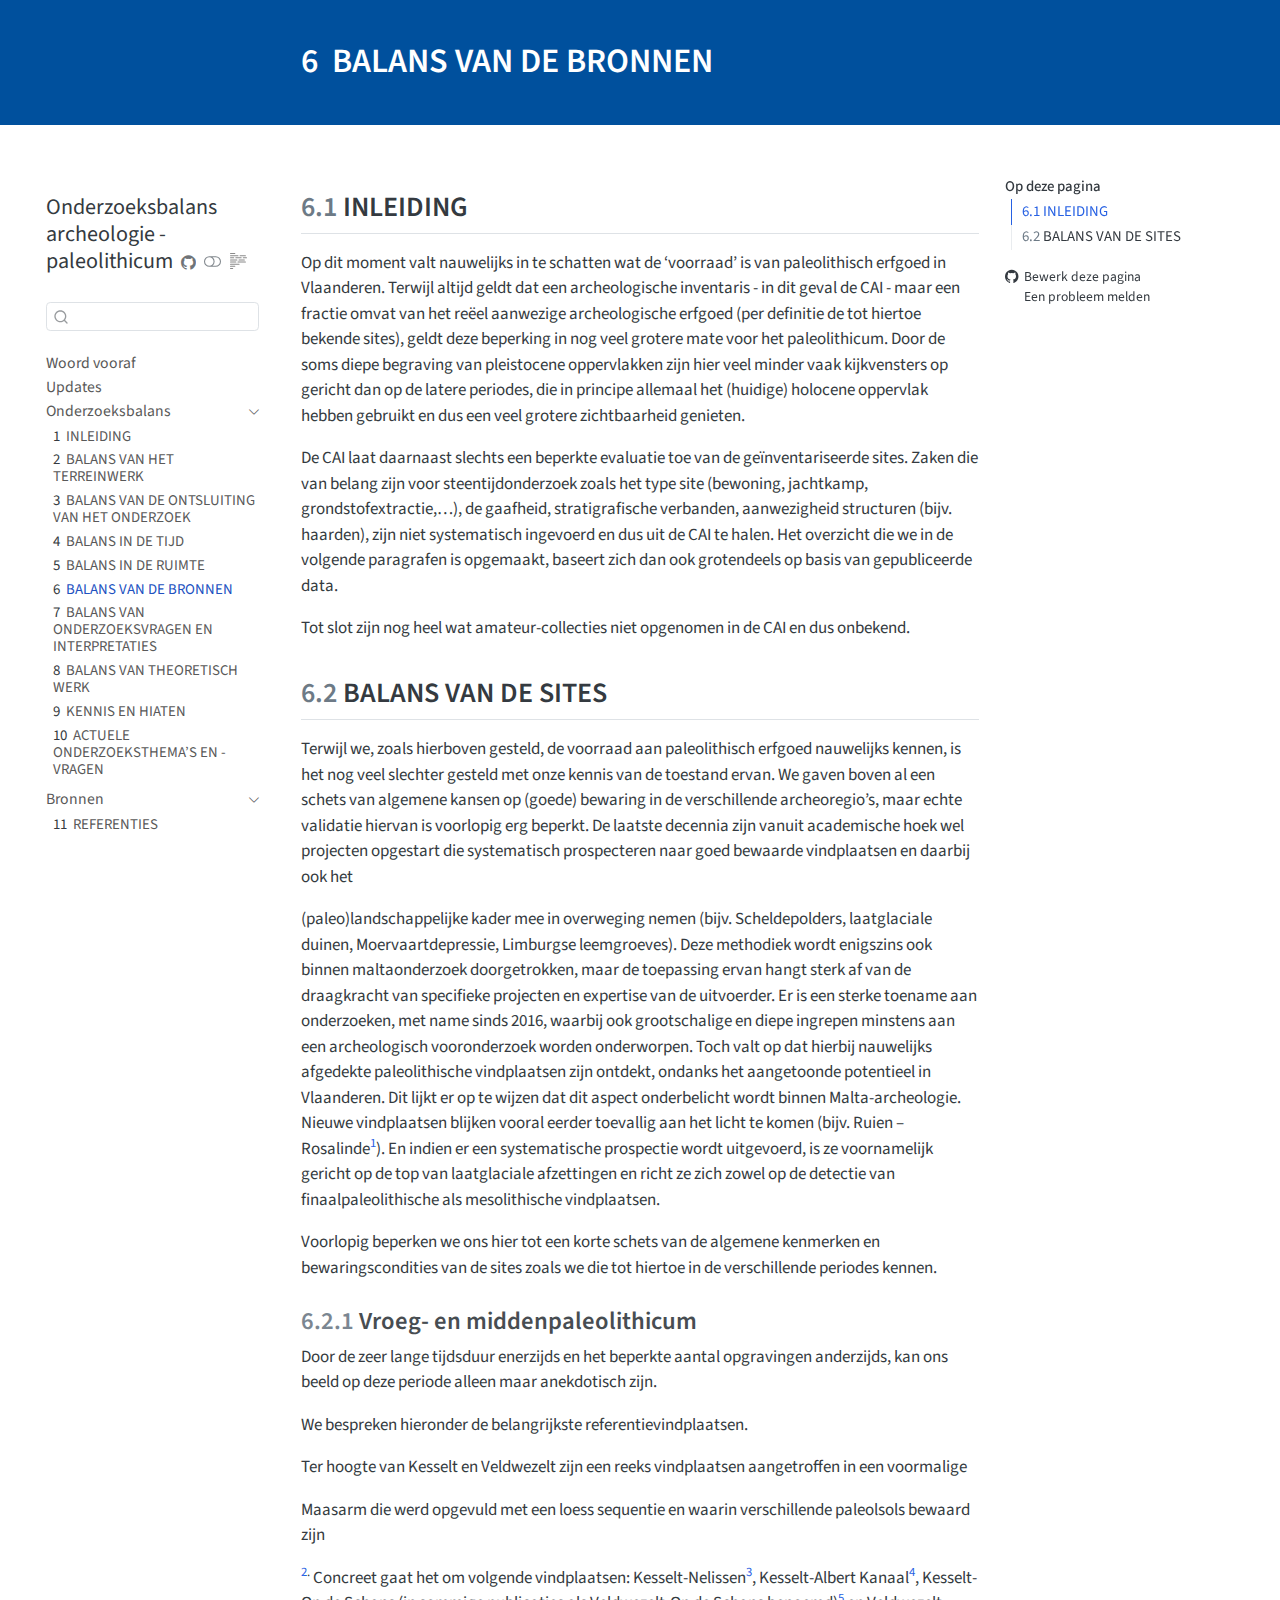
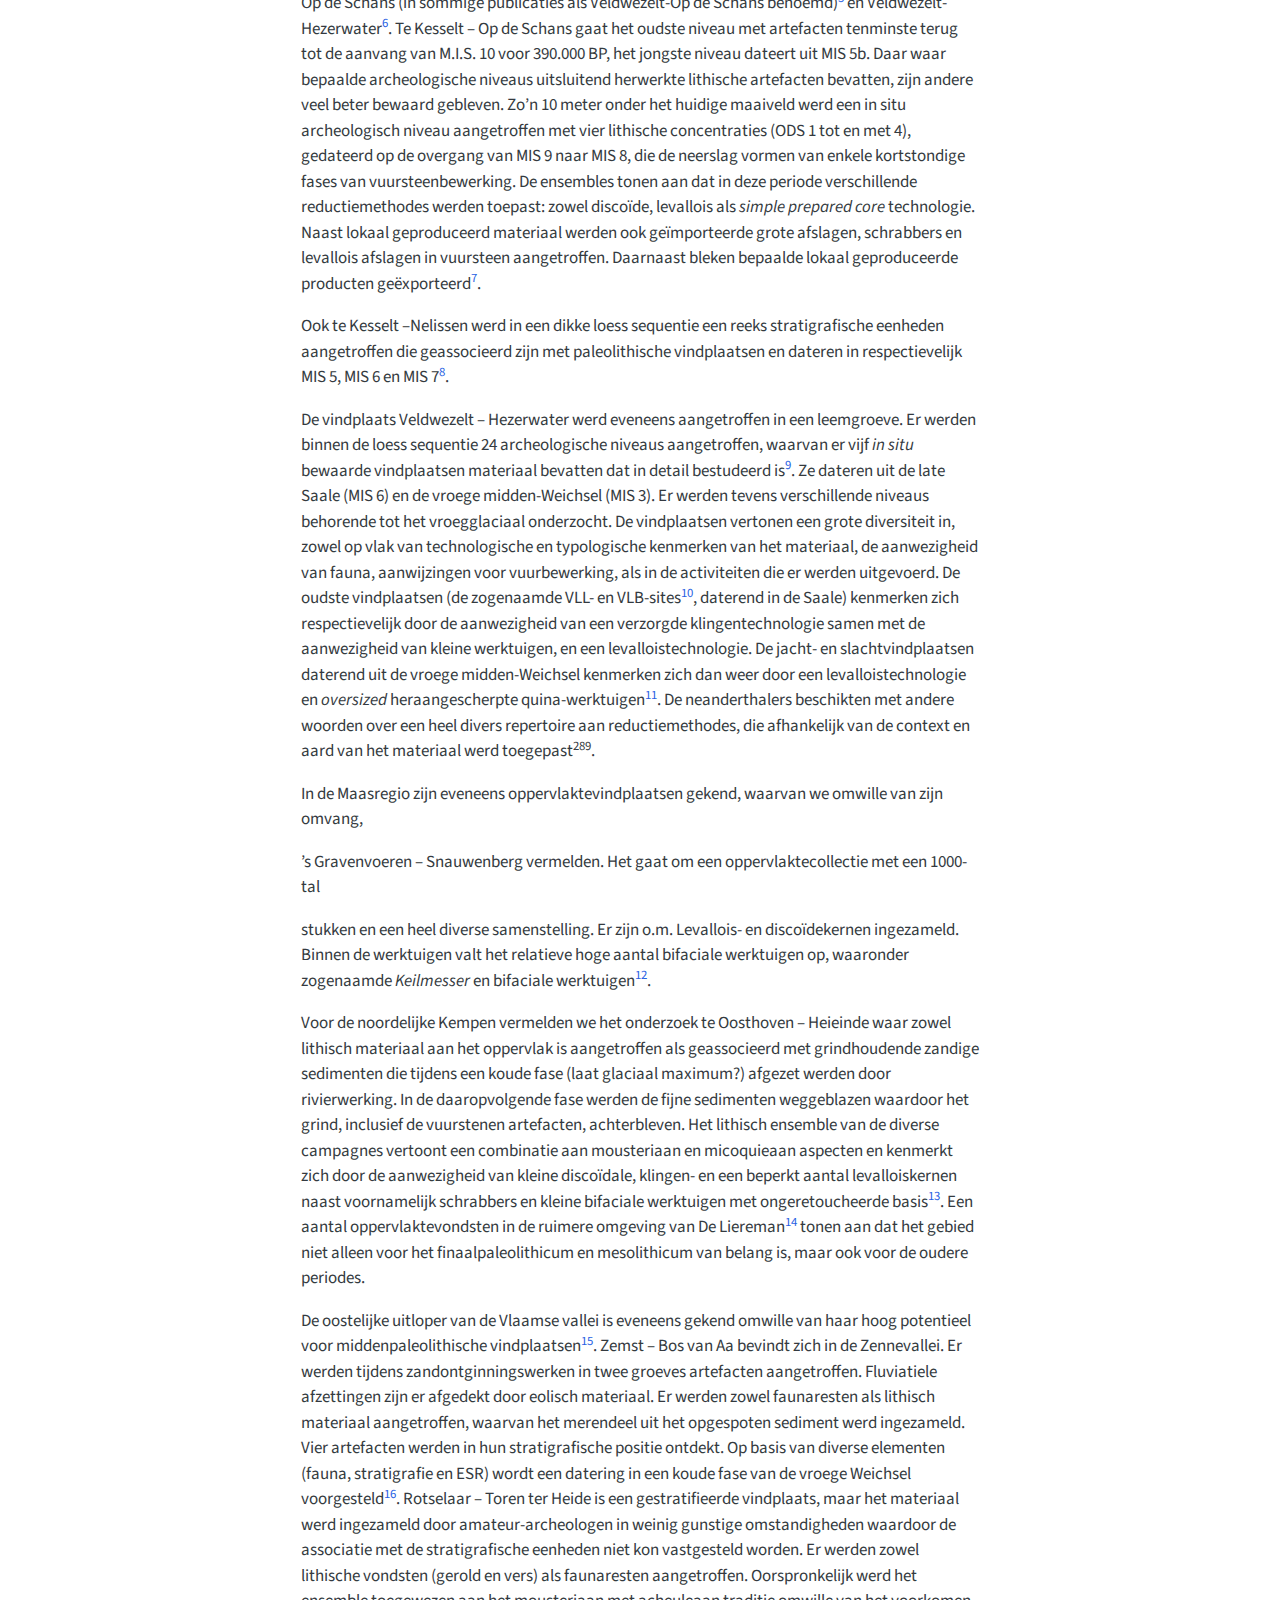
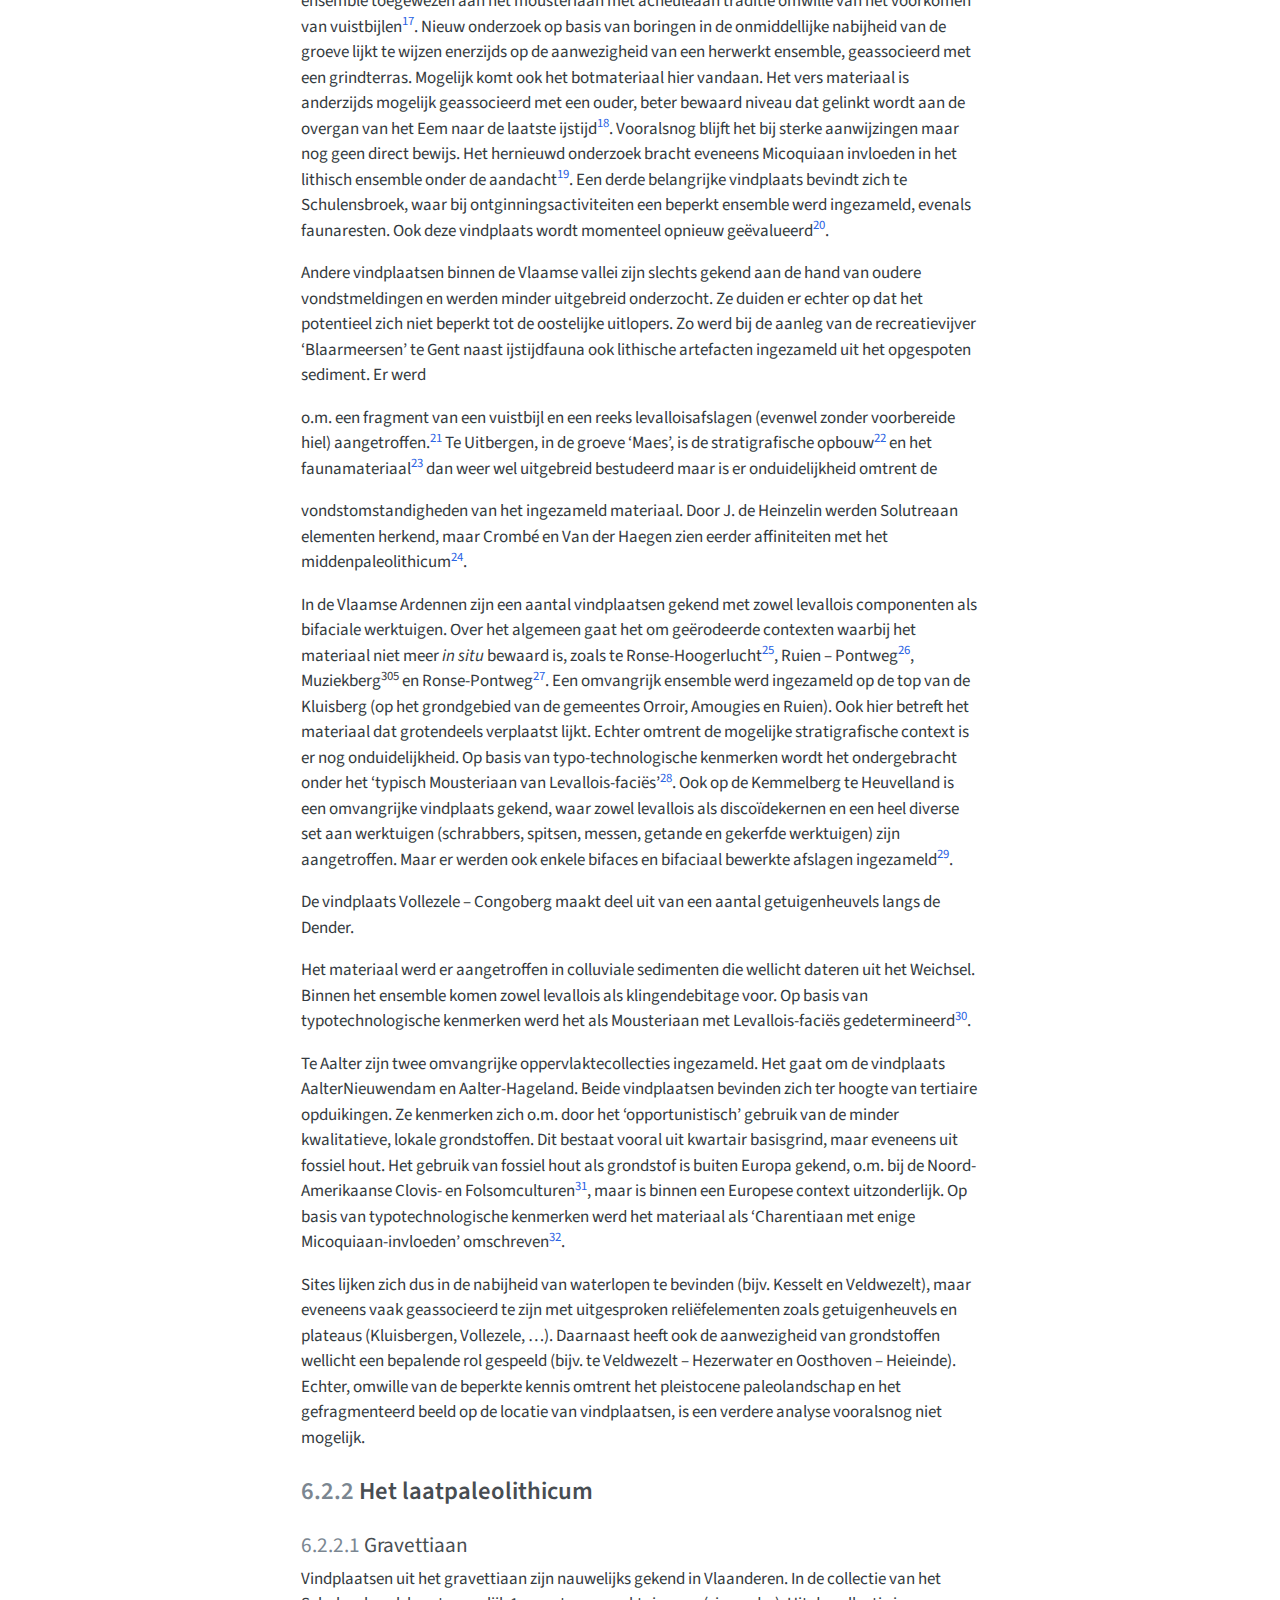
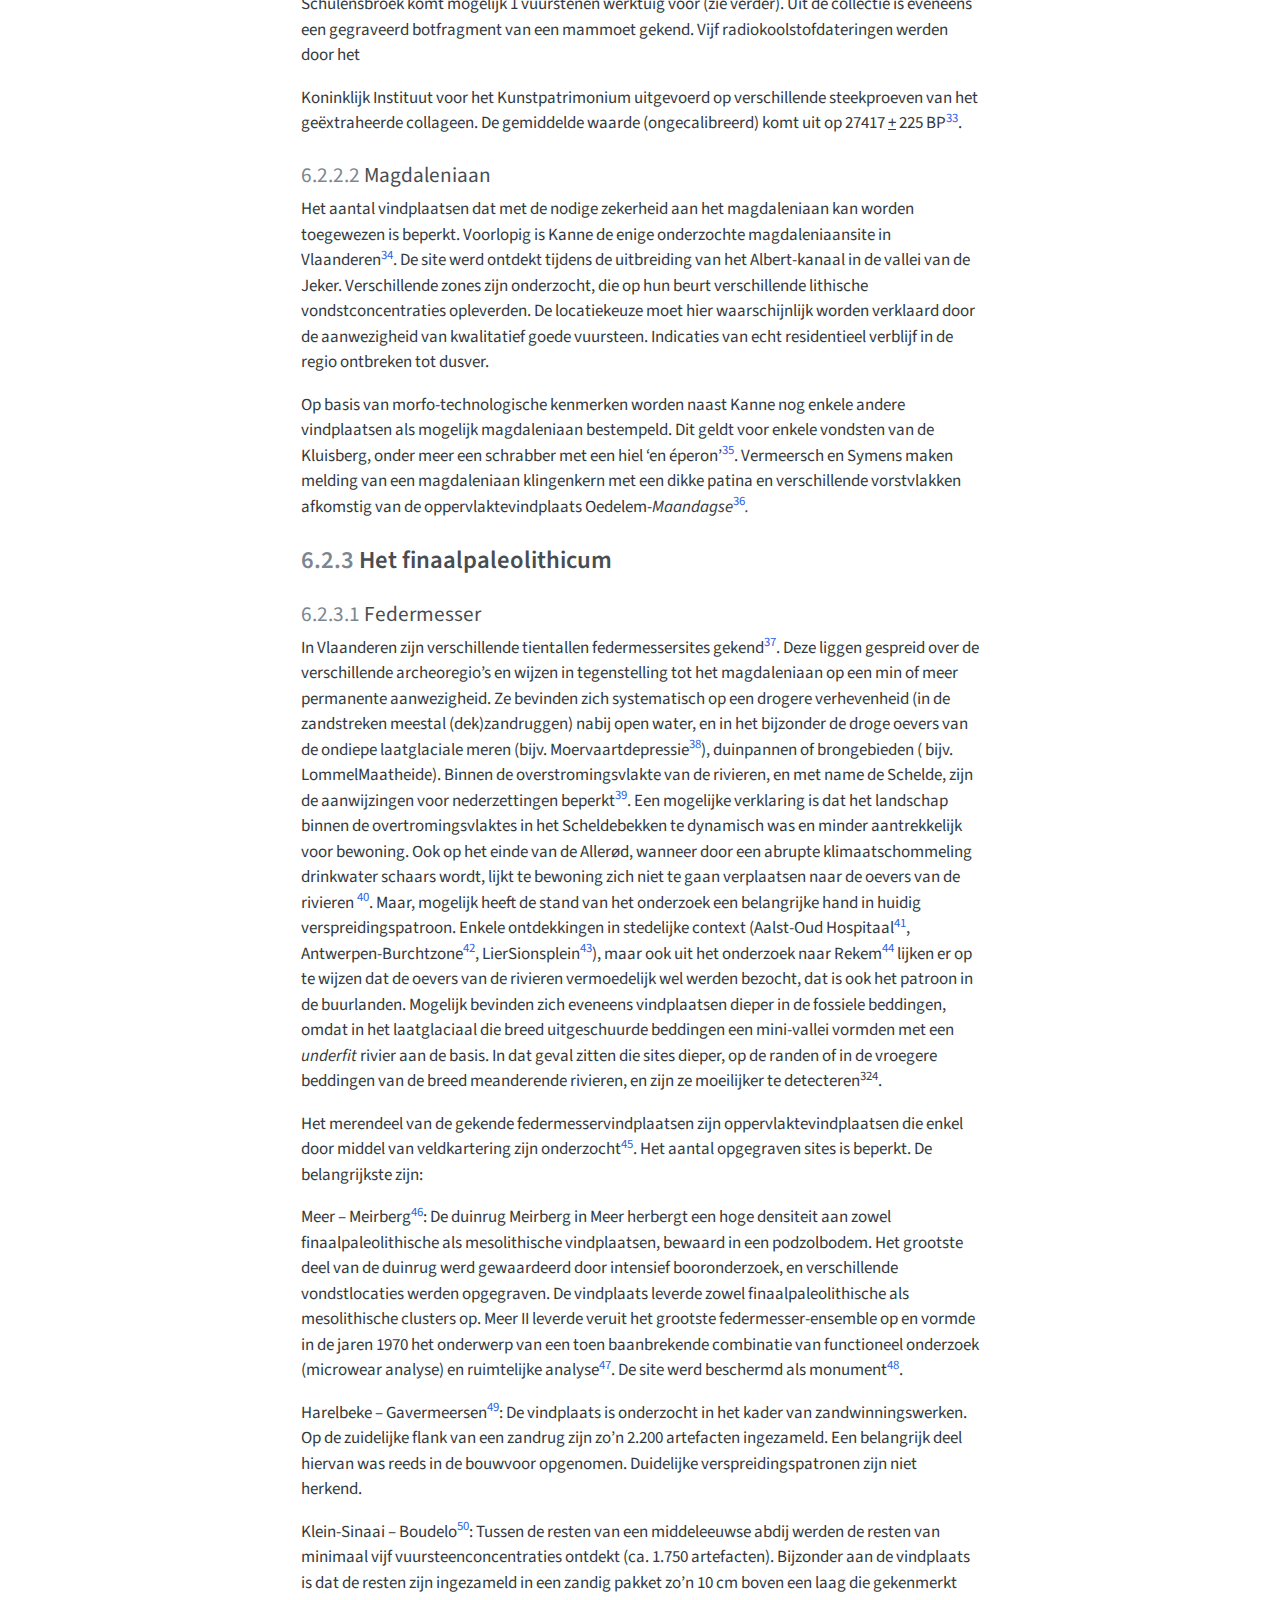
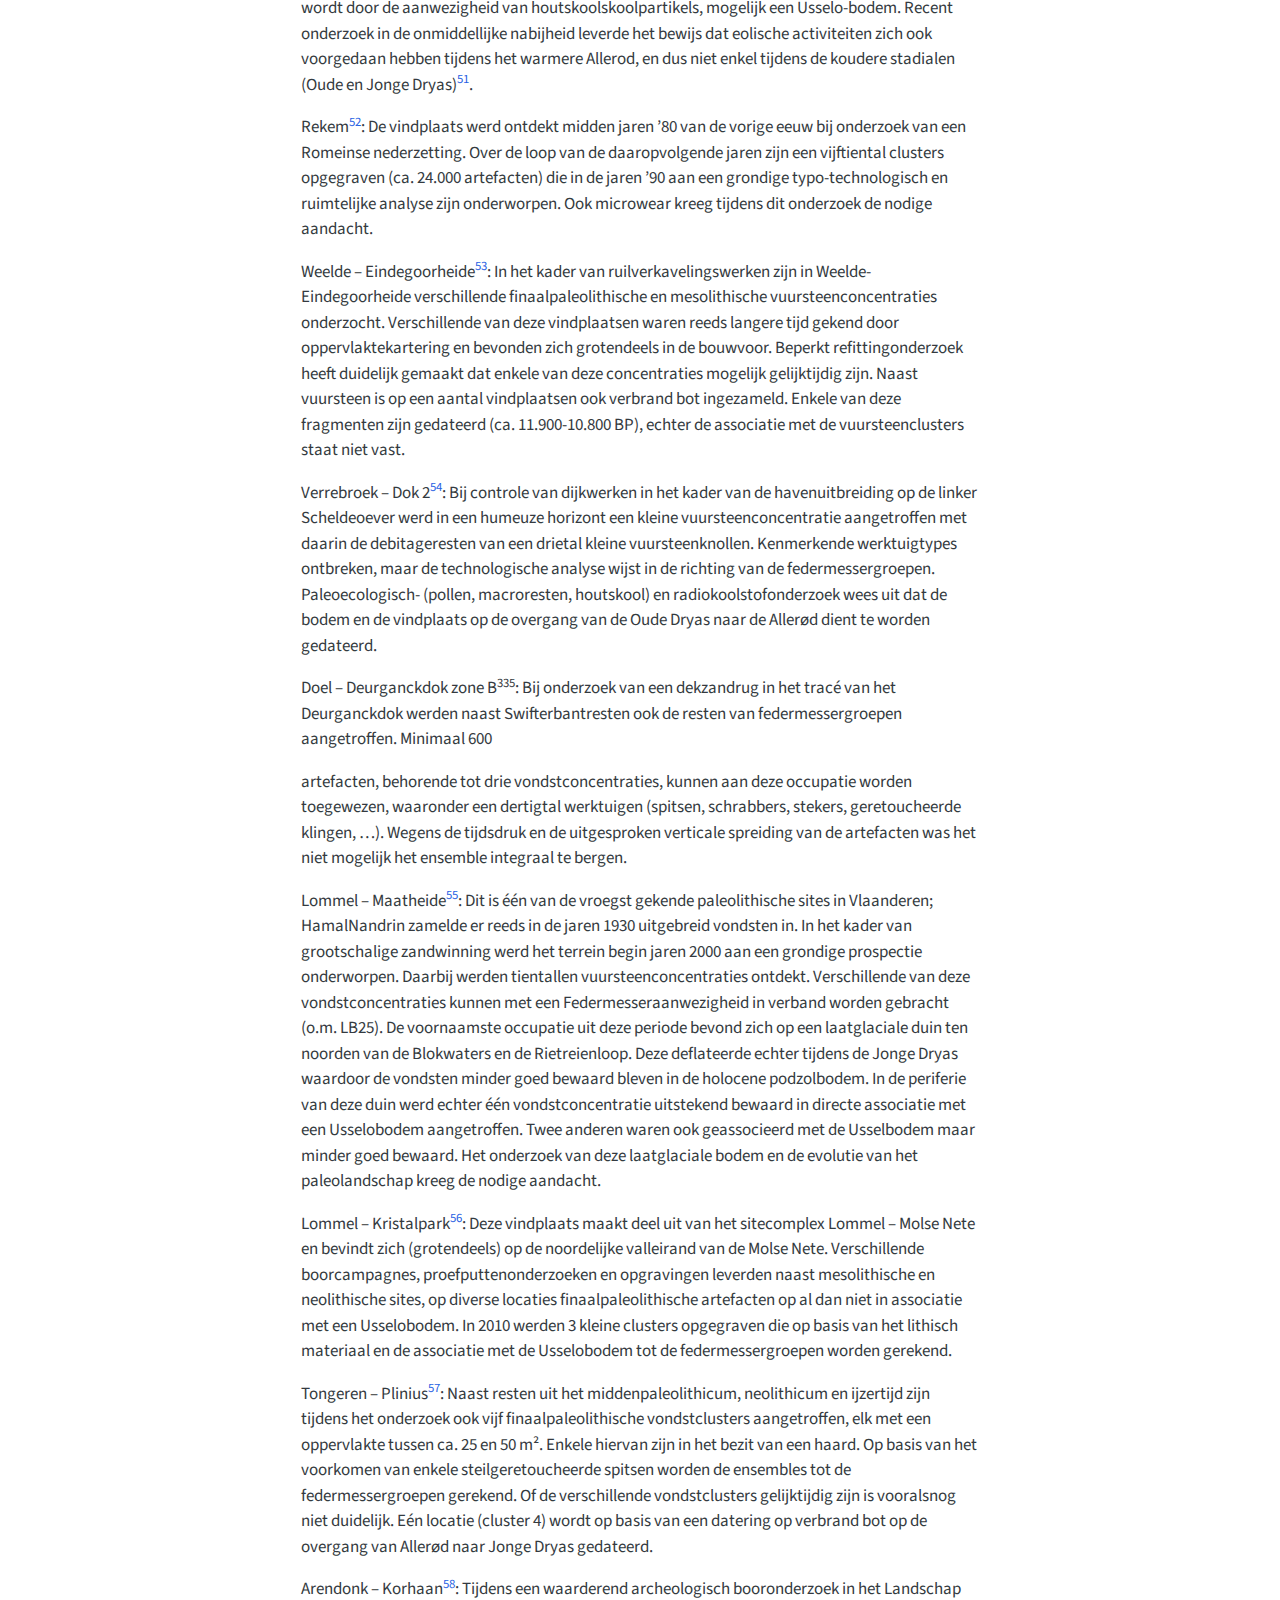
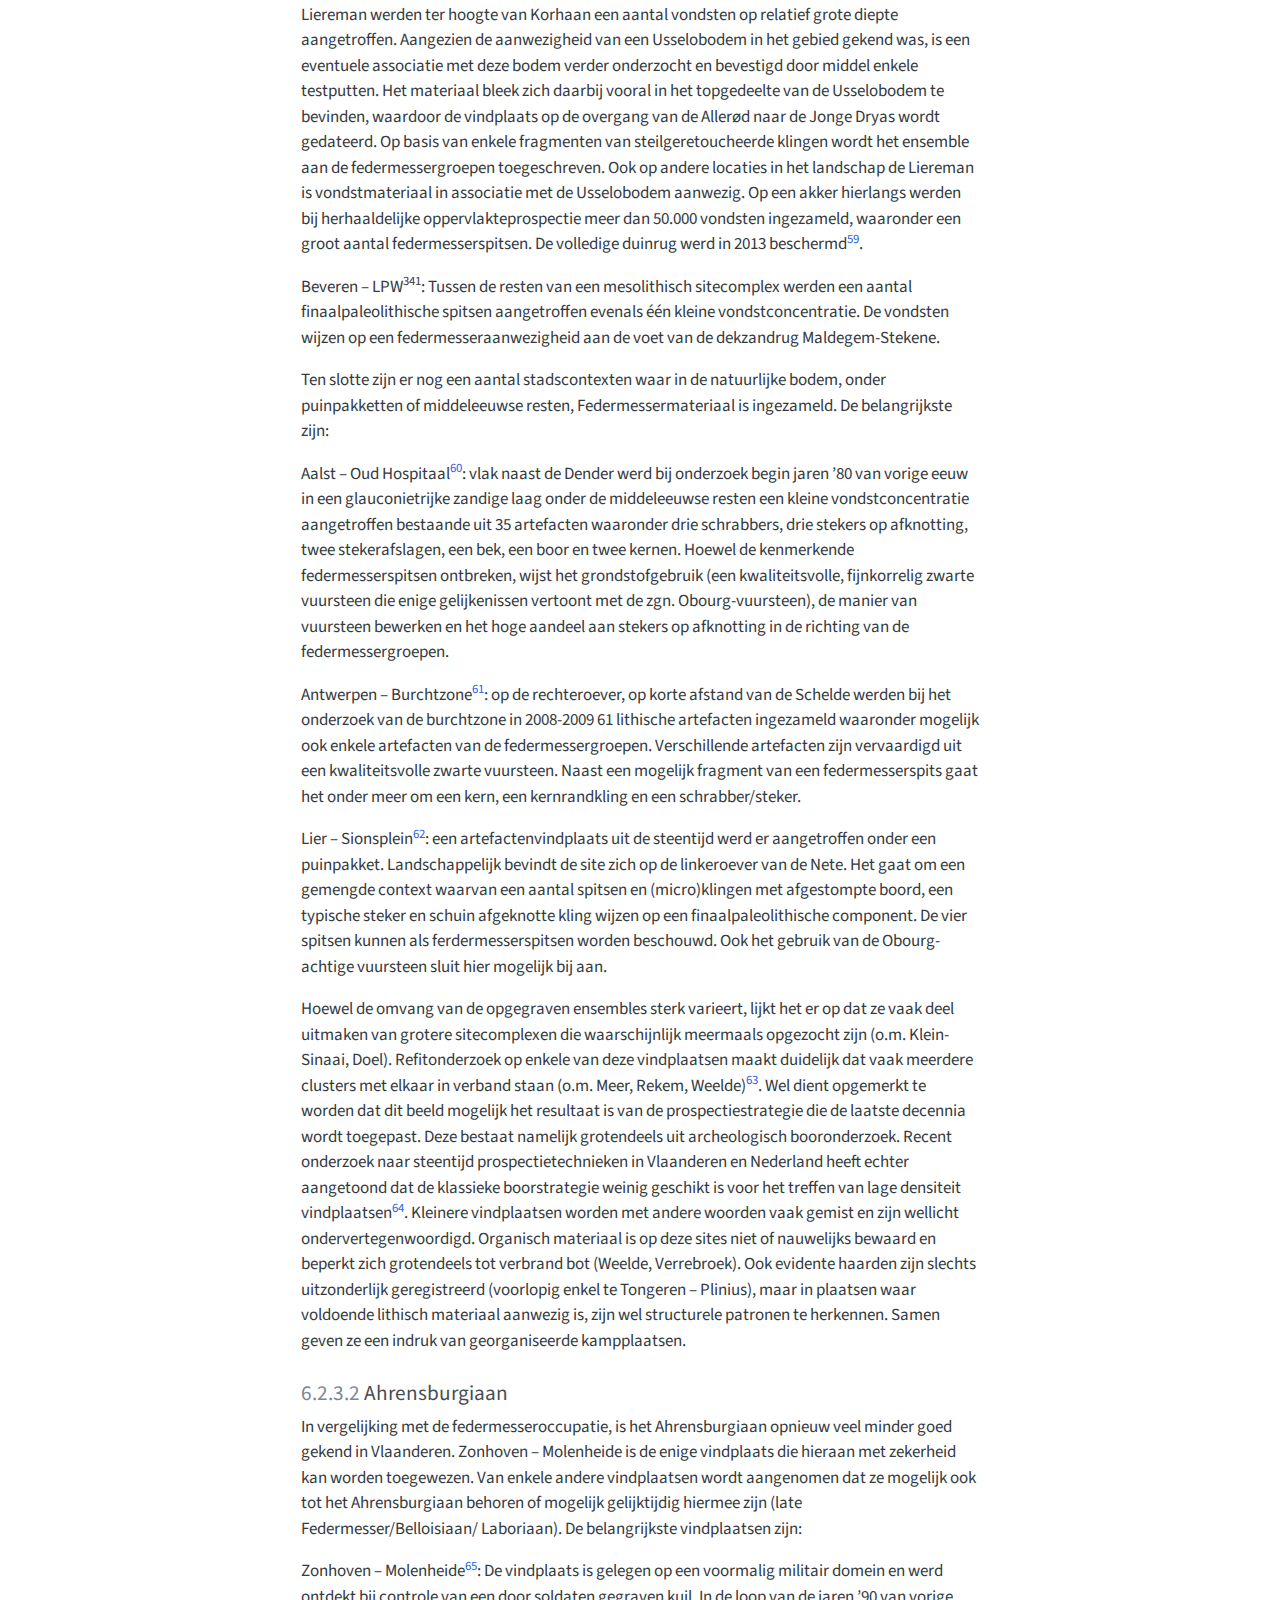
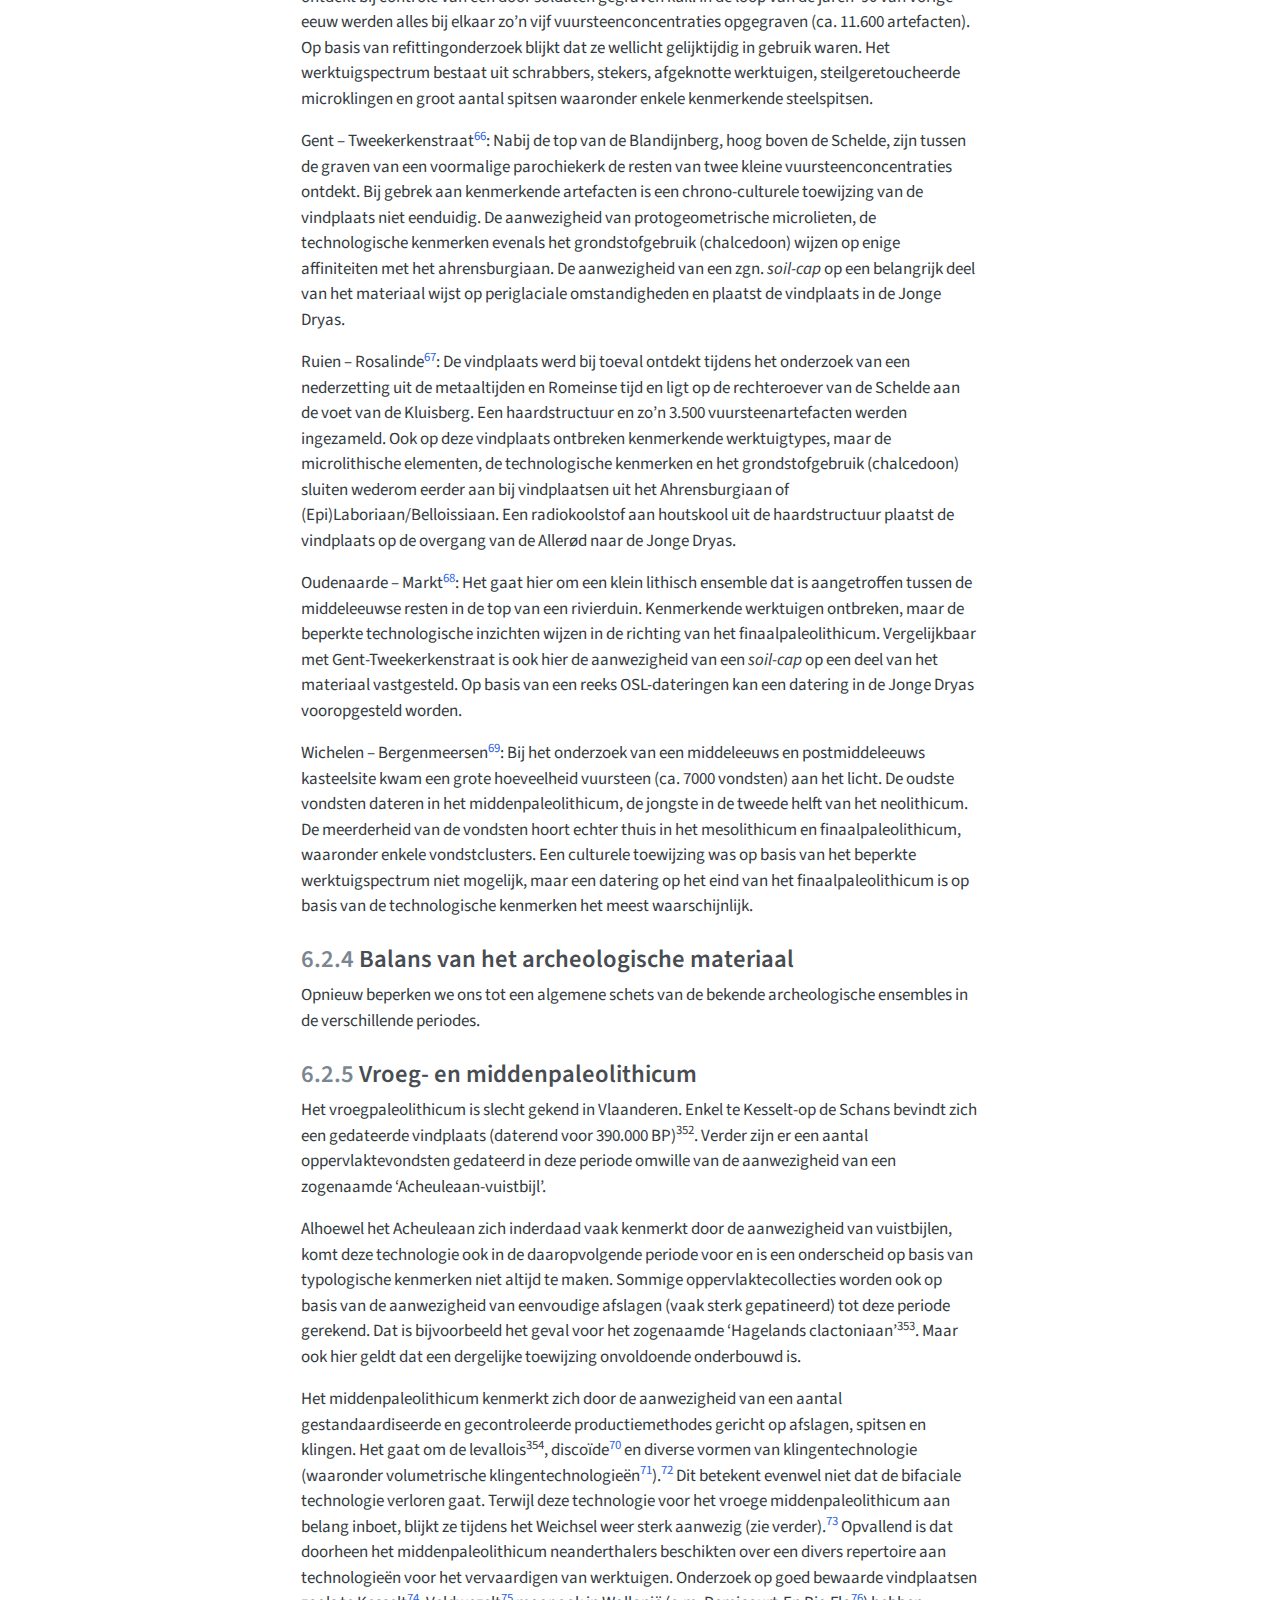
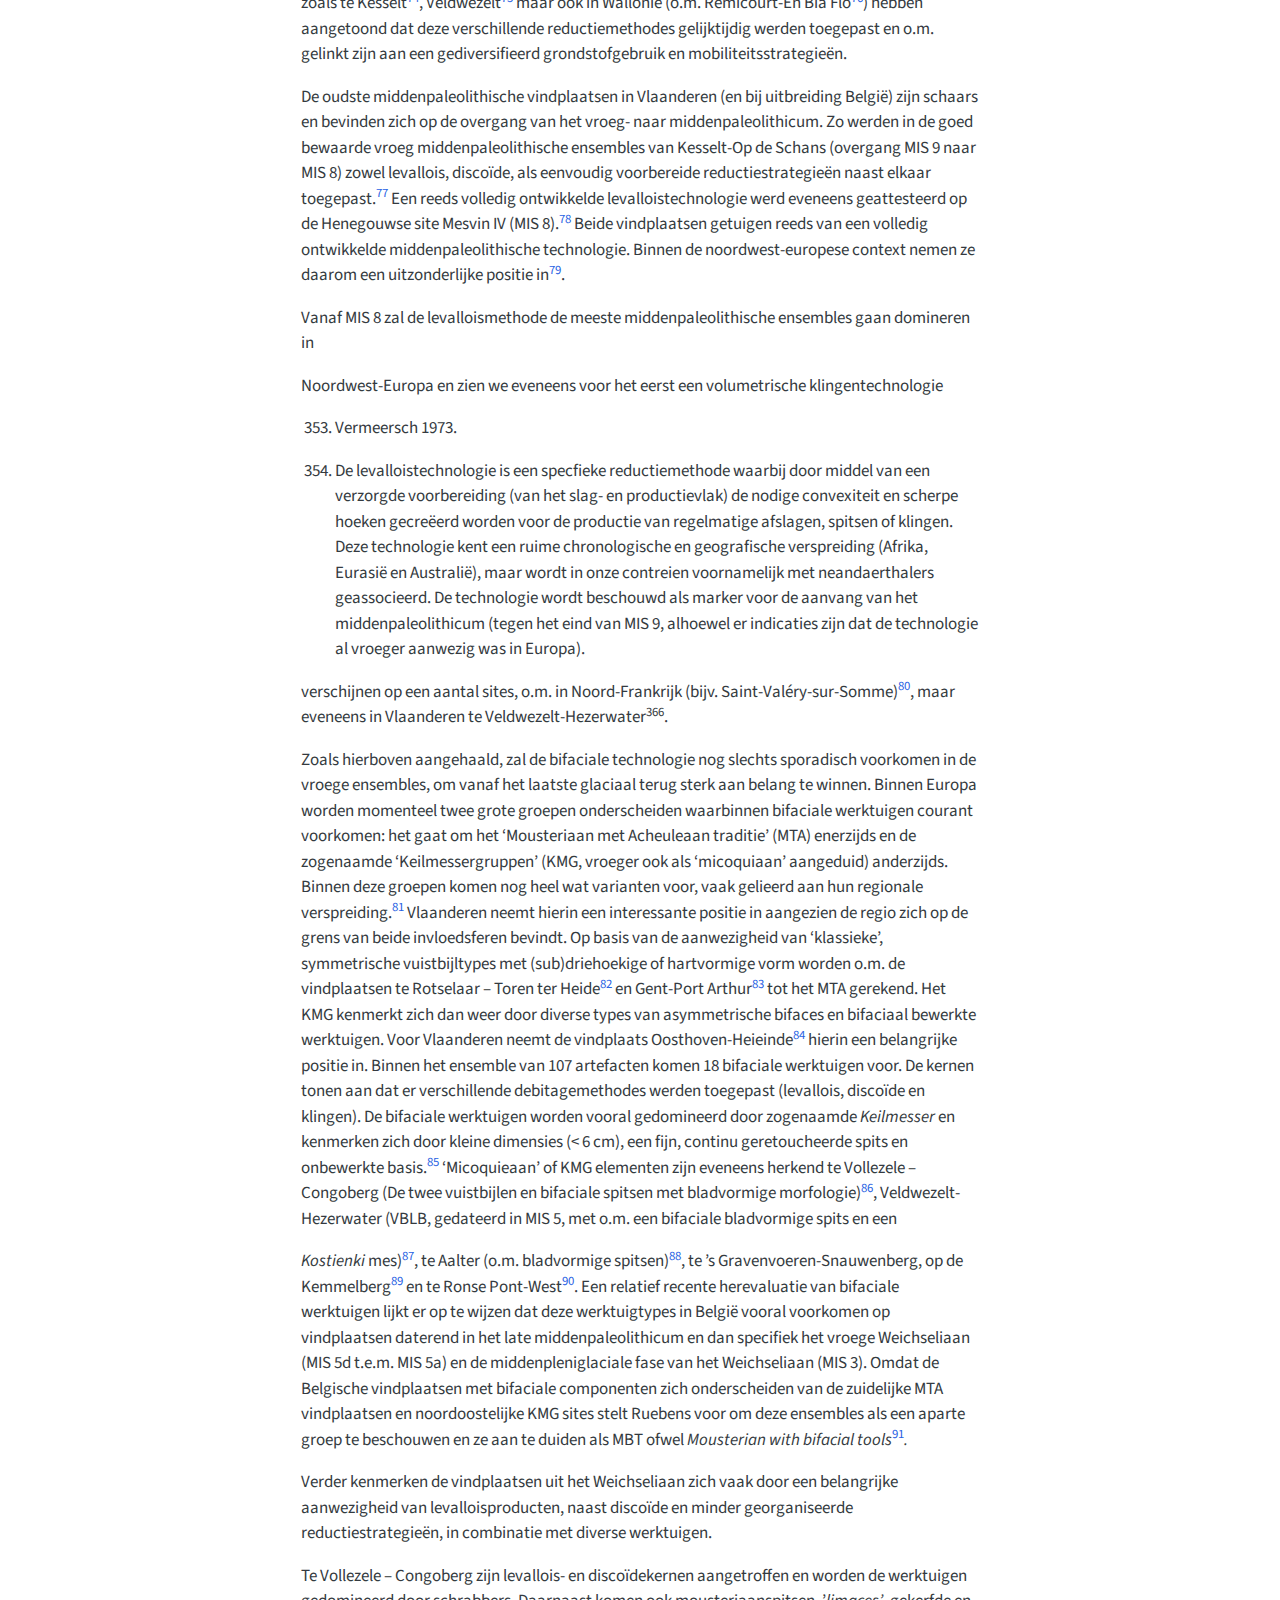
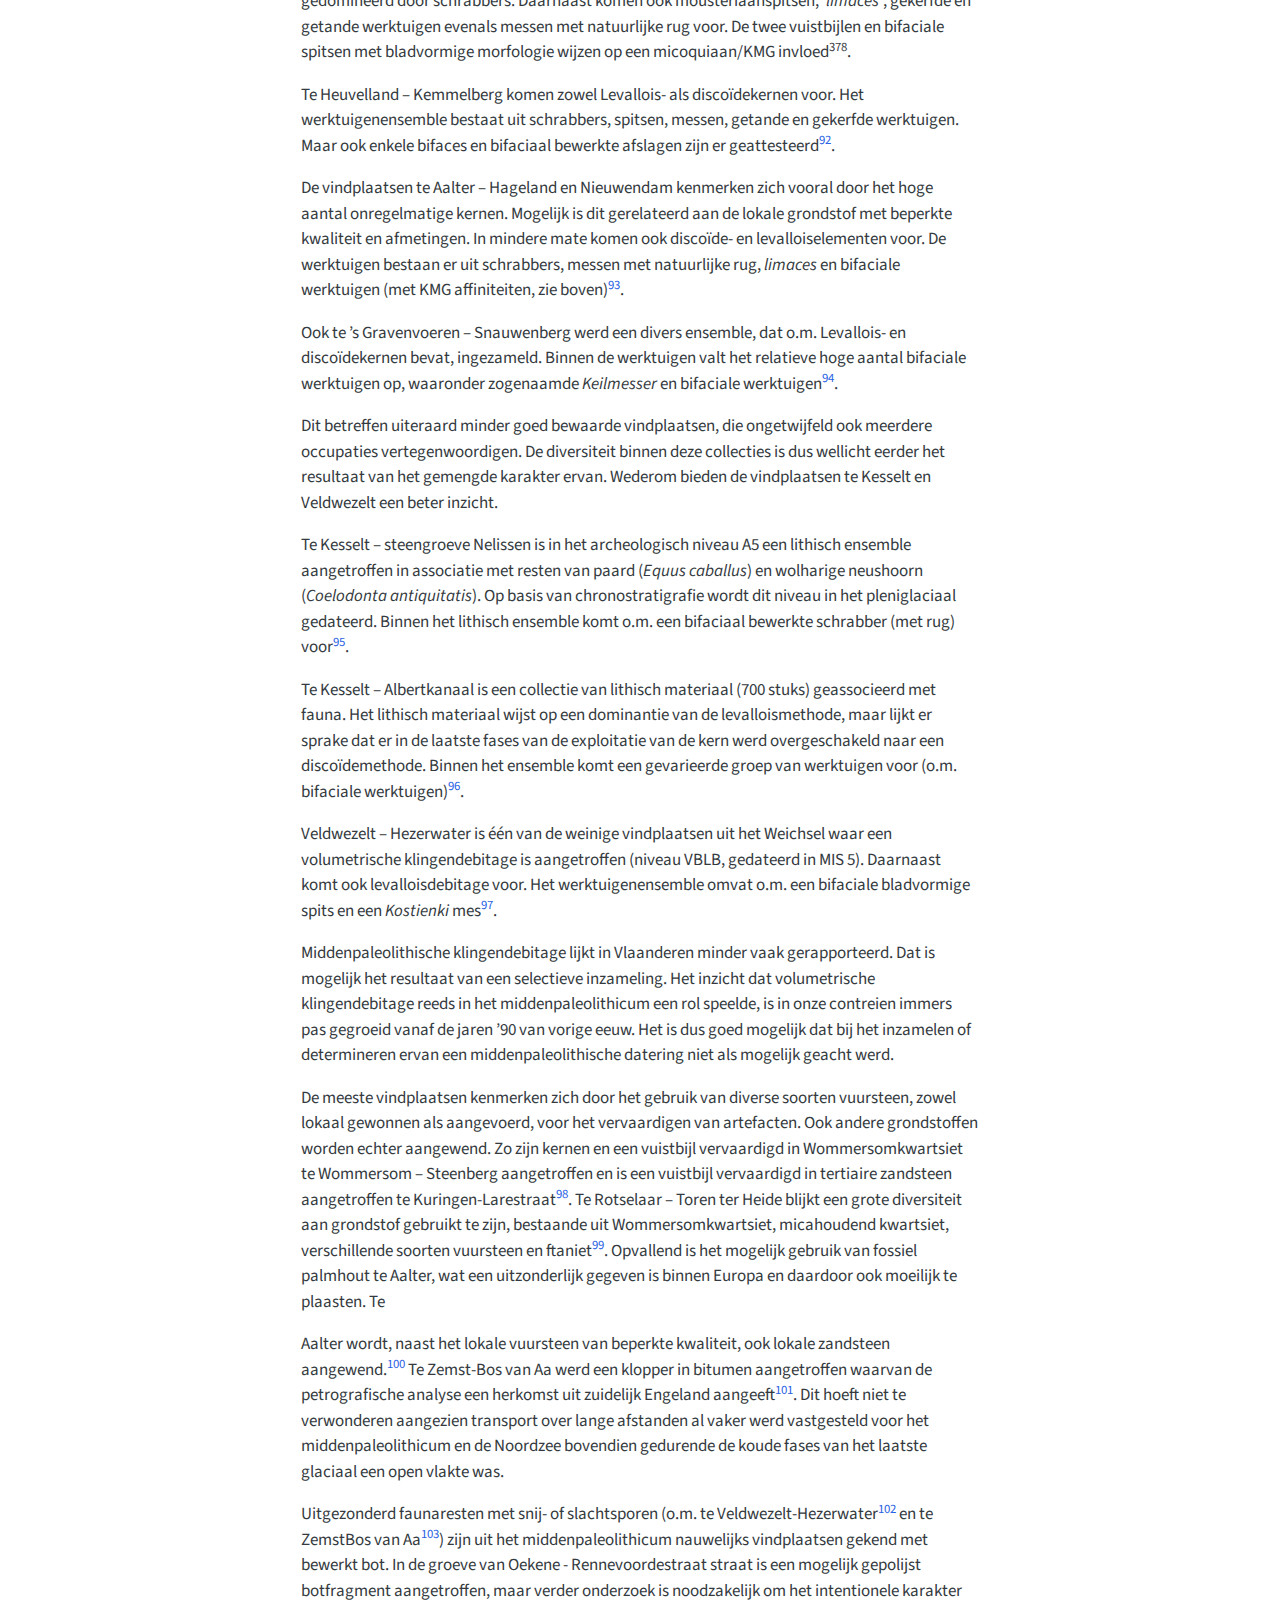
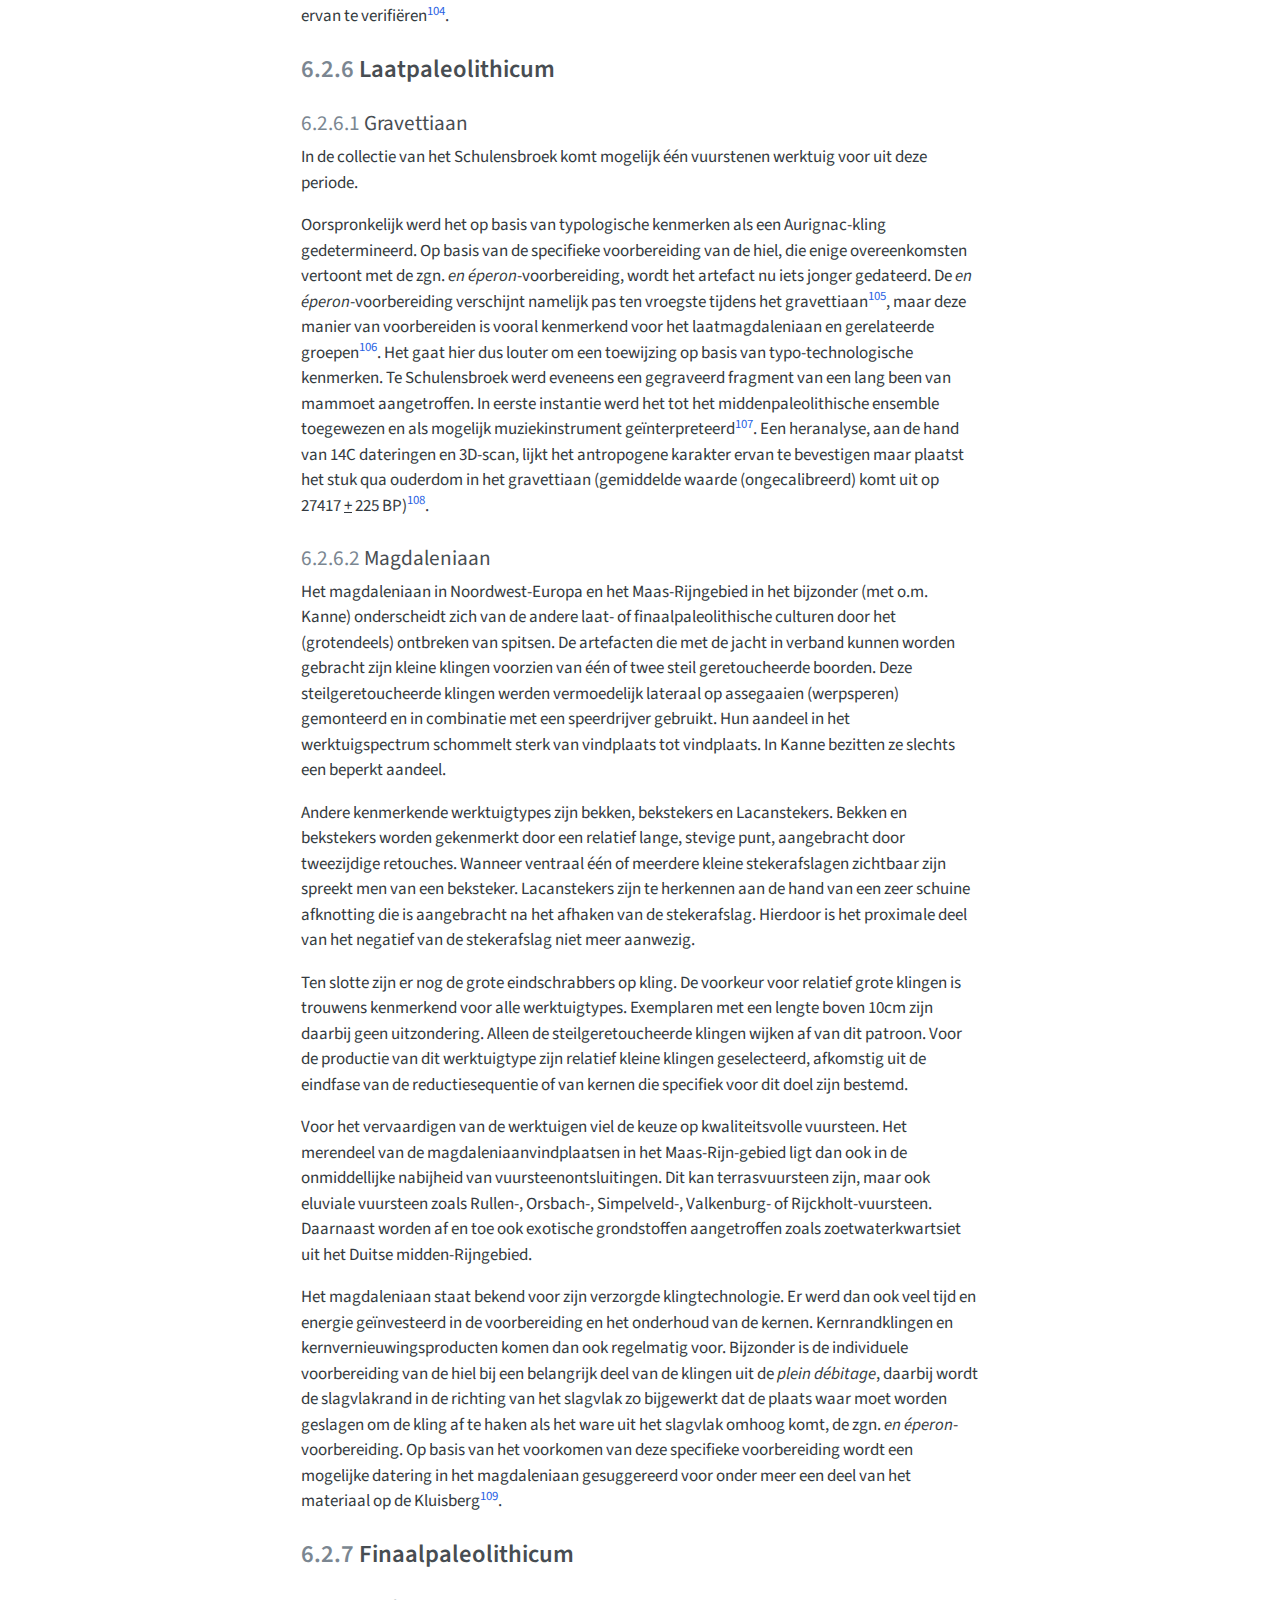
<file: docs/OBPALEO_06.html>
<!DOCTYPE html>
<html xmlns="http://www.w3.org/1999/xhtml" lang="nl" xml:lang="nl"><head>

<meta charset="utf-8">
<meta name="generator" content="quarto-1.5.57">

<meta name="viewport" content="width=device-width, initial-scale=1.0, user-scalable=yes">


<title>6&nbsp; BALANS VAN DE BRONNEN – Onderzoeksbalans archeologie - paleolithicum</title>
<style>
code{white-space: pre-wrap;}
span.smallcaps{font-variant: small-caps;}
div.columns{display: flex; gap: min(4vw, 1.5em);}
div.column{flex: auto; overflow-x: auto;}
div.hanging-indent{margin-left: 1.5em; text-indent: -1.5em;}
ul.task-list{list-style: none;}
ul.task-list li input[type="checkbox"] {
  width: 0.8em;
  margin: 0 0.8em 0.2em -1em; /* quarto-specific, see https://github.com/quarto-dev/quarto-cli/issues/4556 */ 
  vertical-align: middle;
}
</style>


<script src="site_libs/quarto-nav/quarto-nav.js"></script>
<script src="site_libs/quarto-nav/headroom.min.js"></script>
<script src="site_libs/clipboard/clipboard.min.js"></script>
<script src="site_libs/quarto-search/autocomplete.umd.js"></script>
<script src="site_libs/quarto-search/fuse.min.js"></script>
<script src="site_libs/quarto-search/quarto-search.js"></script>
<meta name="quarto:offset" content="./">
<link href="./OBPALEO_07.html" rel="next">
<link href="./OBPALEO_05.html" rel="prev">
<script src="site_libs/quarto-html/quarto.js"></script>
<script src="site_libs/quarto-html/popper.min.js"></script>
<script src="site_libs/quarto-html/tippy.umd.min.js"></script>
<script src="site_libs/quarto-html/anchor.min.js"></script>
<link href="site_libs/quarto-html/tippy.css" rel="stylesheet">
<link href="site_libs/quarto-html/quarto-syntax-highlighting.css" rel="stylesheet" class="quarto-color-scheme" id="quarto-text-highlighting-styles">
<link href="site_libs/quarto-html/quarto-syntax-highlighting-dark.css" rel="prefetch" class="quarto-color-scheme quarto-color-alternate" id="quarto-text-highlighting-styles">
<script src="site_libs/bootstrap/bootstrap.min.js"></script>
<link href="site_libs/bootstrap/bootstrap-icons.css" rel="stylesheet">
<link href="site_libs/bootstrap/bootstrap.min.css" rel="stylesheet" class="quarto-color-scheme" id="quarto-bootstrap" data-mode="light">
<link href="site_libs/bootstrap/bootstrap-dark.min.css" rel="prefetch" class="quarto-color-scheme quarto-color-alternate" id="quarto-bootstrap" data-mode="dark">
<script id="quarto-search-options" type="application/json">{
  "location": "sidebar",
  "copy-button": false,
  "collapse-after": 3,
  "panel-placement": "start",
  "type": "textbox",
  "limit": 50,
  "keyboard-shortcut": [
    "f",
    "/",
    "s"
  ],
  "show-item-context": false,
  "language": {
    "search-no-results-text": "Geen resultaat",
    "search-matching-documents-text": "Gevonden documenten",
    "search-copy-link-title": "Kopieer link om te zoeken",
    "search-hide-matches-text": "Extra overeenkomsten verbergen",
    "search-more-match-text": "meer overeenkomst in dit document",
    "search-more-matches-text": "meer overeenkomsten in dit document",
    "search-clear-button-title": "Wissen",
    "search-text-placeholder": "",
    "search-detached-cancel-button-title": "Annuleren",
    "search-submit-button-title": "Verzenden",
    "search-label": "Zoeken"
  }
}</script>
<style>

      .quarto-title-block .quarto-title-banner h1,
      .quarto-title-block .quarto-title-banner h2,
      .quarto-title-block .quarto-title-banner h3,
      .quarto-title-block .quarto-title-banner h4,
      .quarto-title-block .quarto-title-banner h5,
      .quarto-title-block .quarto-title-banner h6
      {
        color: white;
      }

      .quarto-title-block .quarto-title-banner {
        color: white;
background: #00509d;
      }
</style>


</head>

<body class="nav-sidebar floating">

<div id="quarto-search-results"></div>
  <header id="quarto-header" class="headroom fixed-top quarto-banner">
  <nav class="quarto-secondary-nav">
    <div class="container-fluid d-flex">
      <button type="button" class="quarto-btn-toggle btn" data-bs-toggle="collapse" role="button" data-bs-target=".quarto-sidebar-collapse-item" aria-controls="quarto-sidebar" aria-expanded="false" aria-label="Schakel zijbalknavigatie" onclick="if (window.quartoToggleHeadroom) { window.quartoToggleHeadroom(); }">
        <i class="bi bi-layout-text-sidebar-reverse"></i>
      </button>
        <a class="flex-grow-1 no-decor" role="navigation" data-bs-toggle="collapse" data-bs-target=".quarto-sidebar-collapse-item" aria-controls="quarto-sidebar" aria-expanded="false" aria-label="Schakel zijbalknavigatie" onclick="if (window.quartoToggleHeadroom) { window.quartoToggleHeadroom(); }">      
          <h1 class="quarto-secondary-nav-title"><span class="chapter-number">6</span>&nbsp; <span class="chapter-title">BALANS VAN DE BRONNEN</span></h1>
        </a>     
      <button type="button" class="btn quarto-search-button" aria-label="Zoeken" onclick="window.quartoOpenSearch();">
        <i class="bi bi-search"></i>
      </button>
    </div>
  </nav>
</header>
<!-- content -->
<header id="title-block-header" class="quarto-title-block default page-columns page-full">
  <div class="quarto-title-banner page-columns page-full">
    <div class="quarto-title column-body">
      <h1 class="title d-none d-lg-block"><span class="chapter-number">6</span>&nbsp; <span class="chapter-title">BALANS VAN DE BRONNEN</span></h1>
                      </div>
  </div>
    
  
  <div class="quarto-title-meta">

      
    
      
    </div>
    
  
  </header><div id="quarto-content" class="quarto-container page-columns page-rows-contents page-layout-article">
<!-- sidebar -->
  <nav id="quarto-sidebar" class="sidebar collapse collapse-horizontal quarto-sidebar-collapse-item sidebar-navigation floating overflow-auto">
    <div class="pt-lg-2 mt-2 text-left sidebar-header">
    <div class="sidebar-title mb-0 py-0">
      <a href="./">Onderzoeksbalans archeologie - paleolithicum</a> 
        <div class="sidebar-tools-main tools-wide">
    <a href="https://github.com/hanecakr/onderzoeksbalans_paleolithicum" title="Broncode" class="quarto-navigation-tool px-1" aria-label="Broncode"><i class="bi bi-github"></i></a>
  <a href="" class="quarto-color-scheme-toggle quarto-navigation-tool  px-1" onclick="window.quartoToggleColorScheme(); return false;" title="Schakel donkere modus"><i class="bi"></i></a>
  <a href="" class="quarto-reader-toggle quarto-navigation-tool px-1" onclick="window.quartoToggleReader(); return false;" title="Schakel leesmodus">
  <div class="quarto-reader-toggle-btn">
  <i class="bi"></i>
  </div>
</a>
</div>
    </div>
      </div>
        <div class="mt-2 flex-shrink-0 align-items-center">
        <div class="sidebar-search">
        <div id="quarto-search" class="" title="Zoeken"></div>
        </div>
        </div>
    <div class="sidebar-menu-container"> 
    <ul class="list-unstyled mt-1">
        <li class="sidebar-item">
  <div class="sidebar-item-container"> 
  <a href="./index.html" class="sidebar-item-text sidebar-link">
 <span class="menu-text">Woord vooraf</span></a>
  </div>
</li>
        <li class="sidebar-item">
  <div class="sidebar-item-container"> 
  <a href="./OBPALEO_00_wijzigingen.html" class="sidebar-item-text sidebar-link">
 <span class="menu-text">Updates</span></a>
  </div>
</li>
        <li class="sidebar-item sidebar-item-section">
      <div class="sidebar-item-container"> 
            <a class="sidebar-item-text sidebar-link text-start" data-bs-toggle="collapse" data-bs-target="#quarto-sidebar-section-1" role="navigation" aria-expanded="true">
 <span class="menu-text">Onderzoeksbalans</span></a>
          <a class="sidebar-item-toggle text-start" data-bs-toggle="collapse" data-bs-target="#quarto-sidebar-section-1" role="navigation" aria-expanded="true" aria-label="Schakel sectie">
            <i class="bi bi-chevron-right ms-2"></i>
          </a> 
      </div>
      <ul id="quarto-sidebar-section-1" class="collapse list-unstyled sidebar-section depth1 show">  
          <li class="sidebar-item">
  <div class="sidebar-item-container"> 
  <a href="./OBPALEO_01.html" class="sidebar-item-text sidebar-link">
 <span class="menu-text"><span class="chapter-number">1</span>&nbsp; <span class="chapter-title">INLEIDING</span></span></a>
  </div>
</li>
          <li class="sidebar-item">
  <div class="sidebar-item-container"> 
  <a href="./OBPALEO_02.html" class="sidebar-item-text sidebar-link">
 <span class="menu-text"><span class="chapter-number">2</span>&nbsp; <span class="chapter-title">BALANS VAN HET TERREINWERK</span></span></a>
  </div>
</li>
          <li class="sidebar-item">
  <div class="sidebar-item-container"> 
  <a href="./OBPALEO_03.html" class="sidebar-item-text sidebar-link">
 <span class="menu-text"><span class="chapter-number">3</span>&nbsp; <span class="chapter-title">BALANS VAN DE ONTSLUITING VAN HET ONDERZOEK</span></span></a>
  </div>
</li>
          <li class="sidebar-item">
  <div class="sidebar-item-container"> 
  <a href="./OBPALEO_04.html" class="sidebar-item-text sidebar-link">
 <span class="menu-text"><span class="chapter-number">4</span>&nbsp; <span class="chapter-title">BALANS IN DE TIJD</span></span></a>
  </div>
</li>
          <li class="sidebar-item">
  <div class="sidebar-item-container"> 
  <a href="./OBPALEO_05.html" class="sidebar-item-text sidebar-link">
 <span class="menu-text"><span class="chapter-number">5</span>&nbsp; <span class="chapter-title">BALANS IN DE RUIMTE</span></span></a>
  </div>
</li>
          <li class="sidebar-item">
  <div class="sidebar-item-container"> 
  <a href="./OBPALEO_06.html" class="sidebar-item-text sidebar-link active">
 <span class="menu-text"><span class="chapter-number">6</span>&nbsp; <span class="chapter-title">BALANS VAN DE BRONNEN</span></span></a>
  </div>
</li>
          <li class="sidebar-item">
  <div class="sidebar-item-container"> 
  <a href="./OBPALEO_07.html" class="sidebar-item-text sidebar-link">
 <span class="menu-text"><span class="chapter-number">7</span>&nbsp; <span class="chapter-title">BALANS VAN ONDERZOEKSVRAGEN EN INTERPRETATIES</span></span></a>
  </div>
</li>
          <li class="sidebar-item">
  <div class="sidebar-item-container"> 
  <a href="./OBPALEO_08.html" class="sidebar-item-text sidebar-link">
 <span class="menu-text"><span class="chapter-number">8</span>&nbsp; <span class="chapter-title">BALANS VAN THEORETISCH WERK</span></span></a>
  </div>
</li>
          <li class="sidebar-item">
  <div class="sidebar-item-container"> 
  <a href="./OBPALEO_09.html" class="sidebar-item-text sidebar-link">
 <span class="menu-text"><span class="chapter-number">9</span>&nbsp; <span class="chapter-title">KENNIS EN HIATEN</span></span></a>
  </div>
</li>
          <li class="sidebar-item">
  <div class="sidebar-item-container"> 
  <a href="./OBPALEO_10.html" class="sidebar-item-text sidebar-link">
 <span class="menu-text"><span class="chapter-number">10</span>&nbsp; <span class="chapter-title">ACTUELE ONDERZOEKSTHEMA’S EN -VRAGEN</span></span></a>
  </div>
</li>
      </ul>
  </li>
        <li class="sidebar-item sidebar-item-section">
      <div class="sidebar-item-container"> 
            <a class="sidebar-item-text sidebar-link text-start" data-bs-toggle="collapse" data-bs-target="#quarto-sidebar-section-2" role="navigation" aria-expanded="true">
 <span class="menu-text">Bronnen</span></a>
          <a class="sidebar-item-toggle text-start" data-bs-toggle="collapse" data-bs-target="#quarto-sidebar-section-2" role="navigation" aria-expanded="true" aria-label="Schakel sectie">
            <i class="bi bi-chevron-right ms-2"></i>
          </a> 
      </div>
      <ul id="quarto-sidebar-section-2" class="collapse list-unstyled sidebar-section depth1 show">  
          <li class="sidebar-item">
  <div class="sidebar-item-container"> 
  <a href="./OBPALEO_bibliografie.html" class="sidebar-item-text sidebar-link">
 <span class="menu-text"><span class="chapter-number">11</span>&nbsp; <span class="chapter-title">REFERENTIES</span></span></a>
  </div>
</li>
      </ul>
  </li>
    </ul>
    </div>
</nav>
<div id="quarto-sidebar-glass" class="quarto-sidebar-collapse-item" data-bs-toggle="collapse" data-bs-target=".quarto-sidebar-collapse-item"></div>
<!-- margin-sidebar -->
    <div id="quarto-margin-sidebar" class="sidebar margin-sidebar">
        <nav id="TOC" role="doc-toc" class="toc-active">
    <h2 id="toc-title">Op deze pagina</h2>
   
  <ul>
  <li><a href="#inleiding" id="toc-inleiding" class="nav-link active" data-scroll-target="#inleiding"><span class="header-section-number">6.1</span> INLEIDING</a></li>
  <li><a href="#balans-van-de-sites" id="toc-balans-van-de-sites" class="nav-link" data-scroll-target="#balans-van-de-sites"><span class="header-section-number">6.2</span> BALANS VAN DE SITES</a>
  <ul>
  <li><a href="#vroeg--en-middenpaleolithicum" id="toc-vroeg--en-middenpaleolithicum" class="nav-link" data-scroll-target="#vroeg--en-middenpaleolithicum"><span class="header-section-number">6.2.1</span> Vroeg- en middenpaleolithicum</a></li>
  <li><a href="#het-laatpaleolithicum" id="toc-het-laatpaleolithicum" class="nav-link" data-scroll-target="#het-laatpaleolithicum"><span class="header-section-number">6.2.2</span> Het laatpaleolithicum</a>
  <ul class="collapse">
  <li><a href="#gravettiaan" id="toc-gravettiaan" class="nav-link" data-scroll-target="#gravettiaan"><span class="header-section-number">6.2.2.1</span> Gravettiaan</a></li>
  <li><a href="#magdaleniaan" id="toc-magdaleniaan" class="nav-link" data-scroll-target="#magdaleniaan"><span class="header-section-number">6.2.2.2</span> Magdaleniaan</a></li>
  </ul></li>
  <li><a href="#het-finaalpaleolithicum" id="toc-het-finaalpaleolithicum" class="nav-link" data-scroll-target="#het-finaalpaleolithicum"><span class="header-section-number">6.2.3</span> Het finaalpaleolithicum</a>
  <ul class="collapse">
  <li><a href="#federmesser" id="toc-federmesser" class="nav-link" data-scroll-target="#federmesser"><span class="header-section-number">6.2.3.1</span> Federmesser</a></li>
  <li><a href="#ahrensburgiaan" id="toc-ahrensburgiaan" class="nav-link" data-scroll-target="#ahrensburgiaan"><span class="header-section-number">6.2.3.2</span> Ahrensburgiaan</a></li>
  </ul></li>
  <li><a href="#balans-van-het-archeologische-materiaal" id="toc-balans-van-het-archeologische-materiaal" class="nav-link" data-scroll-target="#balans-van-het-archeologische-materiaal"><span class="header-section-number">6.2.4</span> Balans van het archeologische materiaal</a></li>
  <li><a href="#vroeg--en-middenpaleolithicum-1" id="toc-vroeg--en-middenpaleolithicum-1" class="nav-link" data-scroll-target="#vroeg--en-middenpaleolithicum-1"><span class="header-section-number">6.2.5</span> Vroeg- en middenpaleolithicum</a></li>
  <li><a href="#laatpaleolithicum" id="toc-laatpaleolithicum" class="nav-link" data-scroll-target="#laatpaleolithicum"><span class="header-section-number">6.2.6</span> Laatpaleolithicum</a>
  <ul class="collapse">
  <li><a href="#gravettiaan-1" id="toc-gravettiaan-1" class="nav-link" data-scroll-target="#gravettiaan-1"><span class="header-section-number">6.2.6.1</span> Gravettiaan</a></li>
  <li><a href="#magdaleniaan-1" id="toc-magdaleniaan-1" class="nav-link" data-scroll-target="#magdaleniaan-1"><span class="header-section-number">6.2.6.2</span> Magdaleniaan</a></li>
  </ul></li>
  <li><a href="#finaalpaleolithicum" id="toc-finaalpaleolithicum" class="nav-link" data-scroll-target="#finaalpaleolithicum"><span class="header-section-number">6.2.7</span> Finaalpaleolithicum</a>
  <ul class="collapse">
  <li><a href="#federmesser-1" id="toc-federmesser-1" class="nav-link" data-scroll-target="#federmesser-1"><span class="header-section-number">6.2.7.1</span> Federmesser</a></li>
  <li><a href="#ahrensburgiaan-1" id="toc-ahrensburgiaan-1" class="nav-link" data-scroll-target="#ahrensburgiaan-1"><span class="header-section-number">6.2.7.2</span> Ahrensburgiaan</a></li>
  </ul></li>
  </ul></li>
  </ul>
<div class="toc-actions"><ul><li><a href="https://github.com/hanecakr/onderzoeksbalans_paleolithicum/edit/main/OBPALEO_06.qmd" class="toc-action"><i class="bi bi-github"></i>Bewerk deze pagina</a></li><li><a href="https://github.com/hanecakr/onderzoeksbalans_paleolithicum/issues/new" class="toc-action"><i class="bi empty"></i>Een probleem melden</a></li></ul></div></nav>
    </div>
<!-- main -->
<main class="content quarto-banner-title-block" id="quarto-document-content">





<section id="inleiding" class="level2" data-number="6.1">
<h2 data-number="6.1" class="anchored" data-anchor-id="inleiding"><span class="header-section-number">6.1</span> INLEIDING</h2>
<p>Op dit moment valt nauwelijks in te schatten wat de ‘voorraad’ is van paleolithisch erfgoed in Vlaanderen. Terwijl altijd geldt dat een archeologische inventaris - in dit geval de CAI - maar een fractie omvat van het reëel aanwezige archeologische erfgoed (per definitie de tot hiertoe bekende sites), geldt deze beperking in nog veel grotere mate voor het paleolithicum. Door de soms diepe begraving van pleistocene oppervlakken zijn hier veel minder vaak kijkvensters op gericht dan op de latere periodes, die in principe allemaal het (huidige) holocene oppervlak hebben gebruikt en dus een veel grotere zichtbaarheid genieten.</p>
<p>De CAI laat daarnaast slechts een beperkte evaluatie toe van de geïnventariseerde sites. Zaken die van belang zijn voor steentijdonderzoek zoals het type site (bewoning, jachtkamp, grondstofextractie,…), de gaafheid, stratigrafische verbanden, aanwezigheid structuren (bijv. haarden), zijn niet systematisch ingevoerd en dus uit de CAI te halen. Het overzicht die we in de volgende paragrafen is opgemaakt, baseert zich dan ook grotendeels op basis van gepubliceerde data.</p>
<p>Tot slot zijn nog heel wat amateur-collecties niet opgenomen in de CAI en dus onbekend.</p>
</section>
<section id="balans-van-de-sites" class="level2" data-number="6.2">
<h2 data-number="6.2" class="anchored" data-anchor-id="balans-van-de-sites"><span class="header-section-number">6.2</span> BALANS VAN DE SITES</h2>
<p>Terwijl we, zoals hierboven gesteld, de voorraad aan paleolithisch erfgoed nauwelijks kennen, is het nog veel slechter gesteld met onze kennis van de toestand ervan. We gaven boven al een schets van algemene kansen op (goede) bewaring in de verschillende archeoregio’s, maar echte validatie hiervan is voorlopig erg beperkt. De laatste decennia zijn vanuit academische hoek wel projecten opgestart die systematisch prospecteren naar goed bewaarde vindplaatsen en daarbij ook het</p>
<p>(paleo)landschappelijke kader mee in overweging nemen (bijv. Scheldepolders, laatglaciale duinen, Moervaartdepressie, Limburgse leemgroeves). Deze methodiek wordt enigszins ook binnen maltaonderzoek doorgetrokken, maar de toepassing ervan hangt sterk af van de draagkracht van specifieke projecten en expertise van de uitvoerder. Er is een sterke toename aan onderzoeken, met name sinds 2016, waarbij ook grootschalige en diepe ingrepen minstens aan een archeologisch vooronderzoek worden onderworpen. Toch valt op dat hierbij nauwelijks afgedekte paleolithische vindplaatsen zijn ontdekt, ondanks het aangetoonde potentieel in Vlaanderen. Dit lijkt er op te wijzen dat dit aspect onderbelicht wordt binnen Malta-archeologie. Nieuwe vindplaatsen blijken vooral eerder toevallig aan het licht te komen (bijv. Ruien – Rosalinde<a href="#fn1" class="footnote-ref" id="fnref1" role="doc-noteref"><sup>1</sup></a>). En indien er een systematische prospectie wordt uitgevoerd, is ze voornamelijk gericht op de top van laatglaciale afzettingen en richt ze zich zowel op de detectie van finaalpaleolithische als mesolithische vindplaatsen.</p>
<p>Voorlopig beperken we ons hier tot een korte schets van de algemene kenmerken en bewaringscondities van de sites zoals we die tot hiertoe in de verschillende periodes kennen.</p>
<section id="vroeg--en-middenpaleolithicum" class="level3" data-number="6.2.1">
<h3 data-number="6.2.1" class="anchored" data-anchor-id="vroeg--en-middenpaleolithicum"><span class="header-section-number">6.2.1</span> Vroeg- en middenpaleolithicum</h3>
<p>Door de zeer lange tijdsduur enerzijds en het beperkte aantal opgravingen anderzijds, kan ons beeld op deze periode alleen maar anekdotisch zijn.</p>
<p>We bespreken hieronder de belangrijkste referentievindplaatsen.</p>
<p>Ter hoogte van Kesselt en Veldwezelt zijn een reeks vindplaatsen aangetroffen in een voormalige</p>
<p>Maasarm die werd opgevuld met een loess sequentie en waarin verschillende paleolsols bewaard zijn</p>
<p><a href="#fn2" class="footnote-ref" id="fnref2" role="doc-noteref"><sup>2</sup></a><sup>.</sup> Concreet gaat het om volgende vindplaatsen: Kesselt-Nelissen<a href="#fn3" class="footnote-ref" id="fnref3" role="doc-noteref"><sup>3</sup></a>, Kesselt-Albert Kanaal<a href="#fn4" class="footnote-ref" id="fnref4" role="doc-noteref"><sup>4</sup></a>, Kesselt-Op de Schans (in sommige publicaties als Veldwezelt-Op de Schans benoemd)<a href="#fn5" class="footnote-ref" id="fnref5" role="doc-noteref"><sup>5</sup></a> en Veldwezelt-Hezerwater<a href="#fn6" class="footnote-ref" id="fnref6" role="doc-noteref"><sup>6</sup></a>. Te Kesselt – Op de Schans gaat het oudste niveau met artefacten tenminste terug tot de aanvang van M.I.S. 10 voor 390.000 BP, het jongste niveau dateert uit MIS 5b. Daar waar bepaalde archeologische niveaus uitsluitend herwerkte lithische artefacten bevatten, zijn andere veel beter bewaard gebleven. Zo’n 10 meter onder het huidige maaiveld werd een in situ archeologisch niveau aangetroffen met vier lithische concentraties (ODS 1 tot en met 4), gedateerd op de overgang van MIS 9 naar MIS 8, die de neerslag vormen van enkele kortstondige fases van vuursteenbewerking. De ensembles tonen aan dat in deze periode verschillende reductiemethodes werden toepast: zowel discoïde, levallois als <em>simple prepared core</em> technologie. Naast lokaal geproduceerd materiaal werden ook geïmporteerde grote afslagen, schrabbers en levallois afslagen in vuursteen aangetroffen. Daarnaast bleken bepaalde lokaal geproduceerde producten geëxporteerd<a href="#fn7" class="footnote-ref" id="fnref7" role="doc-noteref"><sup>7</sup></a>.</p>
<p>Ook te Kesselt –Nelissen werd in een dikke loess sequentie een reeks stratigrafische eenheden aangetroffen die geassocieerd zijn met paleolithische vindplaatsen en dateren in respectievelijk MIS 5, MIS 6 en MIS 7<a href="#fn8" class="footnote-ref" id="fnref8" role="doc-noteref"><sup>8</sup></a>.</p>
<p>De vindplaats Veldwezelt – Hezerwater werd eveneens aangetroffen in een leemgroeve. Er werden binnen de loess sequentie 24 archeologische niveaus aangetroffen, waarvan er vijf <em>in situ</em> bewaarde vindplaatsen materiaal bevatten dat in detail bestudeerd is<a href="#fn9" class="footnote-ref" id="fnref9" role="doc-noteref"><sup>9</sup></a>. Ze dateren uit de late Saale (MIS 6) en de vroege midden-Weichsel (MIS 3). Er werden tevens verschillende niveaus behorende tot het vroegglaciaal onderzocht. De vindplaatsen vertonen een grote diversiteit in, zowel op vlak van technologische en typologische kenmerken van het materiaal, de aanwezigheid van fauna, aanwijzingen voor vuurbewerking, als in de activiteiten die er werden uitgevoerd. De oudste vindplaatsen (de zogenaamde VLL- en VLB-sites<a href="#fn10" class="footnote-ref" id="fnref10" role="doc-noteref"><sup>10</sup></a>, daterend in de Saale) kenmerken zich respectievelijk door de aanwezigheid van een verzorgde klingentechnologie samen met de aanwezigheid van kleine werktuigen, en een levalloistechnologie. De jacht- en slachtvindplaatsen daterend uit de vroege midden-Weichsel kenmerken zich dan weer door een levalloistechnologie en <em>oversized</em> heraangescherpte quina-werktuigen<a href="#fn11" class="footnote-ref" id="fnref11" role="doc-noteref"><sup>11</sup></a>. De neanderthalers beschikten met andere woorden over een heel divers repertoire aan reductiemethodes, die afhankelijk van de context en aard van het materiaal werd toegepast<sup>289</sup>.</p>
<p>In de Maasregio zijn eveneens oppervlaktevindplaatsen gekend, waarvan we omwille van zijn omvang,</p>
<p>’s Gravenvoeren – Snauwenberg vermelden. Het gaat om een oppervlaktecollectie met een 1000-tal</p>
<p>stukken en een heel diverse samenstelling. Er zijn o.m. Levallois- en discoïdekernen ingezameld. Binnen de werktuigen valt het relatieve hoge aantal bifaciale werktuigen op, waaronder zogenaamde <em>Keilmesser</em> en bifaciale werktuigen<a href="#fn12" class="footnote-ref" id="fnref12" role="doc-noteref"><sup>12</sup></a>.</p>
<p>Voor de noordelijke Kempen vermelden we het onderzoek te Oosthoven – Heieinde waar zowel lithisch materiaal aan het oppervlak is aangetroffen als geassocieerd met grindhoudende zandige sedimenten die tijdens een koude fase (laat glaciaal maximum?) afgezet werden door rivierwerking. In de daaropvolgende fase werden de fijne sedimenten weggeblazen waardoor het grind, inclusief de vuurstenen artefacten, achterbleven. Het lithisch ensemble van de diverse campagnes vertoont een combinatie aan mousteriaan en micoquieaan aspecten en kenmerkt zich door de aanwezigheid van kleine discoïdale, klingen- en een beperkt aantal levalloiskernen naast voornamelijk schrabbers en kleine bifaciale werktuigen met ongeretoucheerde basis<a href="#fn13" class="footnote-ref" id="fnref13" role="doc-noteref"><sup>13</sup></a>. Een aantal oppervlaktevondsten in de ruimere omgeving van De Liereman<a href="#fn14" class="footnote-ref" id="fnref14" role="doc-noteref"><sup>14</sup></a> tonen aan dat het gebied niet alleen voor het finaalpaleolithicum en mesolithicum van belang is, maar ook voor de oudere periodes.</p>
<p>De oostelijke uitloper van de Vlaamse vallei is eveneens gekend omwille van haar hoog potentieel voor middenpaleolithische vindplaatsen<a href="#fn15" class="footnote-ref" id="fnref15" role="doc-noteref"><sup>15</sup></a>. Zemst – Bos van Aa bevindt zich in de Zennevallei. Er werden tijdens zandontginningswerken in twee groeves artefacten aangetroffen. Fluviatiele afzettingen zijn er afgedekt door eolisch materiaal. Er werden zowel faunaresten als lithisch materiaal aangetroffen, waarvan het merendeel uit het opgespoten sediment werd ingezameld. Vier artefacten werden in hun stratigrafische positie ontdekt. Op basis van diverse elementen (fauna, stratigrafie en ESR) wordt een datering in een koude fase van de vroege Weichsel voorgesteld<a href="#fn16" class="footnote-ref" id="fnref16" role="doc-noteref"><sup>16</sup></a>. Rotselaar – Toren ter Heide is een gestratifieerde vindplaats, maar het materiaal werd ingezameld door amateur-archeologen in weinig gunstige omstandigheden waardoor de associatie met de stratigrafische eenheden niet kon vastgesteld worden. Er werden zowel lithische vondsten (gerold en vers) als faunaresten aangetroffen. Oorspronkelijk werd het ensemble toegewezen aan het mousteriaan met acheuleaan traditie omwille van het voorkomen van vuistbijlen<a href="#fn17" class="footnote-ref" id="fnref17" role="doc-noteref"><sup>17</sup></a>. Nieuw onderzoek op basis van boringen in de onmiddellijke nabijheid van de groeve lijkt te wijzen enerzijds op de aanwezigheid van een herwerkt ensemble, geassocieerd met een grindterras. Mogelijk komt ook het botmateriaal hier vandaan. Het vers materiaal is anderzijds mogelijk geassocieerd met een ouder, beter bewaard niveau dat gelinkt wordt aan de overgan van het Eem naar de laatste ijstijd<a href="#fn18" class="footnote-ref" id="fnref18" role="doc-noteref"><sup>18</sup></a>. Vooralsnog blijft het bij sterke aanwijzingen maar nog geen direct bewijs. Het hernieuwd onderzoek bracht eveneens Micoquiaan invloeden in het lithisch ensemble onder de aandacht<a href="#fn19" class="footnote-ref" id="fnref19" role="doc-noteref"><sup>19</sup></a>. Een derde belangrijke vindplaats bevindt zich te Schulensbroek, waar bij ontginningsactiviteiten een beperkt ensemble werd ingezameld, evenals faunaresten. Ook deze vindplaats wordt momenteel opnieuw geëvalueerd<a href="#fn20" class="footnote-ref" id="fnref20" role="doc-noteref"><sup>20</sup></a>.</p>
<p>Andere vindplaatsen binnen de Vlaamse vallei zijn slechts gekend aan de hand van oudere vondstmeldingen en werden minder uitgebreid onderzocht. Ze duiden er echter op dat het potentieel zich niet beperkt tot de oostelijke uitlopers. Zo werd bij de aanleg van de recreatievijver ‘Blaarmeersen’ te Gent naast ijstijdfauna ook lithische artefacten ingezameld uit het opgespoten sediment. Er werd</p>
<p>o.m. een fragment van een vuistbijl en een reeks levalloisafslagen (evenwel zonder voorbereide hiel) aangetroffen.<a href="#fn21" class="footnote-ref" id="fnref21" role="doc-noteref"><sup>21</sup></a> Te Uitbergen, in de groeve ‘Maes’, is de stratigrafische opbouw<a href="#fn22" class="footnote-ref" id="fnref22" role="doc-noteref"><sup>22</sup></a> en het faunamateriaal<a href="#fn23" class="footnote-ref" id="fnref23" role="doc-noteref"><sup>23</sup></a> dan weer wel uitgebreid bestudeerd maar is er onduidelijkheid omtrent de</p>
<p>vondstomstandigheden van het ingezameld materiaal. Door J. de Heinzelin werden Solutreaan elementen herkend, maar Crombé en Van der Haegen zien eerder affiniteiten met het middenpaleolithicum<a href="#fn24" class="footnote-ref" id="fnref24" role="doc-noteref"><sup>24</sup></a>.</p>
<p>In de Vlaamse Ardennen zijn een aantal vindplaatsen gekend met zowel levallois componenten als bifaciale werktuigen. Over het algemeen gaat het om geërodeerde contexten waarbij het materiaal niet meer <em>in situ</em> bewaard is, zoals te Ronse-Hoogerlucht<a href="#fn25" class="footnote-ref" id="fnref25" role="doc-noteref"><sup>25</sup></a>, Ruien – Pontweg<a href="#fn26" class="footnote-ref" id="fnref26" role="doc-noteref"><sup>26</sup></a>, Muziekberg<sup>305</sup> en Ronse-Pontweg<a href="#fn27" class="footnote-ref" id="fnref27" role="doc-noteref"><sup>27</sup></a>. Een omvangrijk ensemble werd ingezameld op de top van de Kluisberg (op het grondgebied van de gemeentes Orroir, Amougies en Ruien). Ook hier betreft het materiaal dat grotendeels verplaatst lijkt. Echter omtrent de mogelijke stratigrafische context is er nog onduidelijkheid. Op basis van typo-technologische kenmerken wordt het ondergebracht onder het ‘typisch Mousteriaan van Levallois-faciës’<a href="#fn28" class="footnote-ref" id="fnref28" role="doc-noteref"><sup>28</sup></a>. Ook op de Kemmelberg te Heuvelland is een omvangrijke vindplaats gekend, waar zowel levallois als discoïdekernen en een heel diverse set aan werktuigen (schrabbers, spitsen, messen, getande en gekerfde werktuigen) zijn aangetroffen. Maar er werden ook enkele bifaces en bifaciaal bewerkte afslagen ingezameld<a href="#fn29" class="footnote-ref" id="fnref29" role="doc-noteref"><sup>29</sup></a>.</p>
<p>De vindplaats Vollezele – Congoberg maakt deel uit van een aantal getuigenheuvels langs de Dender.</p>
<p>Het materiaal werd er aangetroffen in colluviale sedimenten die wellicht dateren uit het Weichsel. Binnen het ensemble komen zowel levallois als klingendebitage voor. Op basis van typotechnologische kenmerken werd het als Mousteriaan met Levallois-faciës gedetermineerd<a href="#fn30" class="footnote-ref" id="fnref30" role="doc-noteref"><sup>30</sup></a>.</p>
<p>Te Aalter zijn twee omvangrijke oppervlaktecollecties ingezameld. Het gaat om de vindplaats AalterNieuwendam en Aalter-Hageland. Beide vindplaatsen bevinden zich ter hoogte van tertiaire opduikingen. Ze kenmerken zich o.m. door het ‘opportunistisch’ gebruik van de minder kwalitatieve, lokale grondstoffen. Dit bestaat vooral uit kwartair basisgrind, maar eveneens uit fossiel hout. Het gebruik van fossiel hout als grondstof is buiten Europa gekend, o.m. bij de Noord-Amerikaanse Clovis- en Folsomculturen<a href="#fn31" class="footnote-ref" id="fnref31" role="doc-noteref"><sup>31</sup></a>, maar is binnen een Europese context uitzonderlijk. Op basis van typotechnologische kenmerken werd het materiaal als ‘Charentiaan met enige Micoquiaan-invloeden’ omschreven<a href="#fn32" class="footnote-ref" id="fnref32" role="doc-noteref"><sup>32</sup></a>.</p>
<p>Sites lijken zich dus in de nabijheid van waterlopen te bevinden (bijv. Kesselt en Veldwezelt), maar eveneens vaak geassocieerd te zijn met uitgesproken reliëfelementen zoals getuigenheuvels en plateaus (Kluisbergen, Vollezele, …). Daarnaast heeft ook de aanwezigheid van grondstoffen wellicht een bepalende rol gespeeld (bijv. te Veldwezelt – Hezerwater en Oosthoven – Heieinde). Echter, omwille van de beperkte kennis omtrent het pleistocene paleolandschap en het gefragmenteerd beeld op de locatie van vindplaatsen, is een verdere analyse vooralsnog niet mogelijk.</p>
</section>
<section id="het-laatpaleolithicum" class="level3" data-number="6.2.2">
<h3 data-number="6.2.2" class="anchored" data-anchor-id="het-laatpaleolithicum"><span class="header-section-number">6.2.2</span> Het laatpaleolithicum</h3>
<section id="gravettiaan" class="level4" data-number="6.2.2.1">
<h4 data-number="6.2.2.1" class="anchored" data-anchor-id="gravettiaan"><span class="header-section-number">6.2.2.1</span> Gravettiaan</h4>
<p>Vindplaatsen uit het gravettiaan zijn nauwelijks gekend in Vlaanderen. In de collectie van het Schulensbroek komt mogelijk 1 vuurstenen werktuig voor (zie verder). Uit de collectie is eveneens een gegraveerd botfragment van een mammoet gekend. Vijf radiokoolstofdateringen werden door het</p>
<p>Koninklijk Instituut voor het Kunstpatrimonium uitgevoerd op verschillende steekproeven van het geëxtraheerde collageen. De gemiddelde waarde (ongecalibreerd) komt uit op 27417 <u>+</u> 225 BP<a href="#fn33" class="footnote-ref" id="fnref33" role="doc-noteref"><sup>33</sup></a>.</p>
</section>
<section id="magdaleniaan" class="level4" data-number="6.2.2.2">
<h4 data-number="6.2.2.2" class="anchored" data-anchor-id="magdaleniaan"><span class="header-section-number">6.2.2.2</span> Magdaleniaan</h4>
<p>Het aantal vindplaatsen dat met de nodige zekerheid aan het magdaleniaan kan worden toegewezen is beperkt. Voorlopig is Kanne de enige onderzochte magdaleniaansite in Vlaanderen<a href="#fn34" class="footnote-ref" id="fnref34" role="doc-noteref"><sup>34</sup></a>. De site werd ontdekt tijdens de uitbreiding van het Albert-kanaal in de vallei van de Jeker. Verschillende zones zijn onderzocht, die op hun beurt verschillende lithische vondstconcentraties opleverden. De locatiekeuze moet hier waarschijnlijk worden verklaard door de aanwezigheid van kwalitatief goede vuursteen. Indicaties van echt residentieel verblijf in de regio ontbreken tot dusver.</p>
<p>Op basis van morfo-technologische kenmerken worden naast Kanne nog enkele andere vindplaatsen als mogelijk magdaleniaan bestempeld. Dit geldt voor enkele vondsten van de Kluisberg, onder meer een schrabber met een hiel ‘en éperon’<a href="#fn35" class="footnote-ref" id="fnref35" role="doc-noteref"><sup>35</sup></a>. Vermeersch en Symens maken melding van een magdaleniaan klingenkern met een dikke patina en verschillende vorstvlakken afkomstig van de oppervlaktevindplaats Oedelem-<em>Maandagse</em><a href="#fn36" class="footnote-ref" id="fnref36" role="doc-noteref"><sup>36</sup></a><em>.</em></p>
</section>
</section>
<section id="het-finaalpaleolithicum" class="level3" data-number="6.2.3">
<h3 data-number="6.2.3" class="anchored" data-anchor-id="het-finaalpaleolithicum"><span class="header-section-number">6.2.3</span> Het finaalpaleolithicum</h3>
<section id="federmesser" class="level4" data-number="6.2.3.1">
<h4 data-number="6.2.3.1" class="anchored" data-anchor-id="federmesser"><span class="header-section-number">6.2.3.1</span> Federmesser</h4>
<p>In Vlaanderen zijn verschillende tientallen federmessersites gekend<a href="#fn37" class="footnote-ref" id="fnref37" role="doc-noteref"><sup>37</sup></a>. Deze liggen gespreid over de verschillende archeoregio’s en wijzen in tegenstelling tot het magdaleniaan op een min of meer permanente aanwezigheid. Ze bevinden zich systematisch op een drogere verhevenheid (in de zandstreken meestal (dek)zandruggen) nabij open water, en in het bijzonder de droge oevers van de ondiepe laatglaciale meren (bijv. Moervaartdepressie<a href="#fn38" class="footnote-ref" id="fnref38" role="doc-noteref"><sup>38</sup></a>), duinpannen of brongebieden ( bijv. LommelMaatheide). Binnen de overstromingsvlakte van de rivieren, en met name de Schelde, zijn de aanwijzingen voor nederzettingen beperkt<a href="#fn39" class="footnote-ref" id="fnref39" role="doc-noteref"><sup>39</sup></a>. Een mogelijke verklaring is dat het landschap binnen de overtromingsvlaktes in het Scheldebekken te dynamisch was en minder aantrekkelijk voor bewoning. Ook op het einde van de Allerød, wanneer door een abrupte klimaatschommeling drinkwater schaars wordt, lijkt te bewoning zich niet te gaan verplaatsen naar de oevers van de rivieren <a href="#fn40" class="footnote-ref" id="fnref40" role="doc-noteref"><sup>40</sup></a>. Maar, mogelijk heeft de stand van het onderzoek een belangrijke hand in huidig verspreidingspatroon. Enkele ontdekkingen in stedelijke context (Aalst-Oud Hospitaal<a href="#fn41" class="footnote-ref" id="fnref41" role="doc-noteref"><sup>41</sup></a>, Antwerpen-Burchtzone<a href="#fn42" class="footnote-ref" id="fnref42" role="doc-noteref"><sup>42</sup></a>, LierSionsplein<a href="#fn43" class="footnote-ref" id="fnref43" role="doc-noteref"><sup>43</sup></a>), maar ook uit het onderzoek naar Rekem<a href="#fn44" class="footnote-ref" id="fnref44" role="doc-noteref"><sup>44</sup></a> lijken er op te wijzen dat de oevers van de rivieren vermoedelijk wel werden bezocht, dat is ook het patroon in de buurlanden. Mogelijk bevinden zich eveneens vindplaatsen dieper in de fossiele beddingen, omdat in het laatglaciaal die breed uitgeschuurde beddingen een mini-vallei vormden met een <em>underfit</em> rivier aan de basis. In dat geval zitten die sites dieper, op de randen of in de vroegere beddingen van de breed meanderende rivieren, en zijn ze moeilijker te detecteren<sup>324</sup>.</p>
<p>Het merendeel van de gekende federmesservindplaatsen zijn oppervlaktevindplaatsen die enkel door middel van veldkartering zijn onderzocht<a href="#fn45" class="footnote-ref" id="fnref45" role="doc-noteref"><sup>45</sup></a>. Het aantal opgegraven sites is beperkt. De belangrijkste zijn:</p>
<p>Meer – Meirberg<a href="#fn46" class="footnote-ref" id="fnref46" role="doc-noteref"><sup>46</sup></a>: De duinrug Meirberg in Meer herbergt een hoge densiteit aan zowel finaalpaleolithische als mesolithische vindplaatsen, bewaard in een podzolbodem. Het grootste deel van de duinrug werd gewaardeerd door intensief booronderzoek, en verschillende vondstlocaties werden opgegraven. De vindplaats leverde zowel finaalpaleolithische als mesolithische clusters op. Meer II leverde veruit het grootste federmesser-ensemble op en vormde in de jaren 1970 het onderwerp van een toen baanbrekende combinatie van functioneel onderzoek (microwear analyse) en ruimtelijke analyse<a href="#fn47" class="footnote-ref" id="fnref47" role="doc-noteref"><sup>47</sup></a>. De site werd beschermd als monument<a href="#fn48" class="footnote-ref" id="fnref48" role="doc-noteref"><sup>48</sup></a>.</p>
<p>Harelbeke – Gavermeersen<a href="#fn49" class="footnote-ref" id="fnref49" role="doc-noteref"><sup>49</sup></a>: De vindplaats is onderzocht in het kader van zandwinningswerken. Op de zuidelijke flank van een zandrug zijn zo’n 2.200 artefacten ingezameld. Een belangrijk deel hiervan was reeds in de bouwvoor opgenomen. Duidelijke verspreidingspatronen zijn niet herkend.</p>
<p>Klein-Sinaai – Boudelo<a href="#fn50" class="footnote-ref" id="fnref50" role="doc-noteref"><sup>50</sup></a>: Tussen de resten van een middeleeuwse abdij werden de resten van minimaal vijf vuursteenconcentraties ontdekt (ca. 1.750 artefacten). Bijzonder aan de vindplaats is dat de resten zijn ingezameld in een zandig pakket zo’n 10 cm boven een laag die gekenmerkt wordt door de aanwezigheid van houtskoolskoolpartikels, mogelijk een Usselo-bodem. Recent onderzoek in de onmiddellijke nabijheid leverde het bewijs dat eolische activiteiten zich ook voorgedaan hebben tijdens het warmere Allerod, en dus niet enkel tijdens de koudere stadialen (Oude en Jonge Dryas)<a href="#fn51" class="footnote-ref" id="fnref51" role="doc-noteref"><sup>51</sup></a>.</p>
<p>Rekem<a href="#fn52" class="footnote-ref" id="fnref52" role="doc-noteref"><sup>52</sup></a>: De vindplaats werd ontdekt midden jaren ’80 van de vorige eeuw bij onderzoek van een Romeinse nederzetting. Over de loop van de daaropvolgende jaren zijn een vijftiental clusters opgegraven (ca. 24.000 artefacten) die in de jaren ’90 aan een grondige typo-technologisch en ruimtelijke analyse zijn onderworpen. Ook microwear kreeg tijdens dit onderzoek de nodige aandacht.</p>
<p>Weelde – Eindegoorheide<a href="#fn53" class="footnote-ref" id="fnref53" role="doc-noteref"><sup>53</sup></a>: In het kader van ruilverkavelingswerken zijn in Weelde-Eindegoorheide verschillende finaalpaleolithische en mesolithische vuursteenconcentraties onderzocht. Verschillende van deze vindplaatsen waren reeds langere tijd gekend door oppervlaktekartering en bevonden zich grotendeels in de bouwvoor. Beperkt refittingonderzoek heeft duidelijk gemaakt dat enkele van deze concentraties mogelijk gelijktijdig zijn. Naast vuursteen is op een aantal vindplaatsen ook verbrand bot ingezameld. Enkele van deze fragmenten zijn gedateerd (ca. 11.900-10.800 BP), echter de associatie met de vuursteenclusters staat niet vast.</p>
<p>Verrebroek – Dok 2<a href="#fn54" class="footnote-ref" id="fnref54" role="doc-noteref"><sup>54</sup></a>: Bij controle van dijkwerken in het kader van de havenuitbreiding op de linker Scheldeoever werd in een humeuze horizont een kleine vuursteenconcentratie aangetroffen met daarin de debitageresten van een drietal kleine vuursteenknollen. Kenmerkende werktuigtypes ontbreken, maar de technologische analyse wijst in de richting van de federmessergroepen. Paleoecologisch- (pollen, macroresten, houtskool) en radiokoolstofonderzoek wees uit dat de bodem en de vindplaats op de overgang van de Oude Dryas naar de Allerød dient te worden gedateerd.</p>
<p>Doel – Deurganckdok zone B<sup>335</sup>: Bij onderzoek van een dekzandrug in het tracé van het Deurganckdok werden naast Swifterbantresten ook de resten van federmessergroepen aangetroffen. Minimaal 600</p>
<p>artefacten, behorende tot drie vondstconcentraties, kunnen aan deze occupatie worden toegewezen, waaronder een dertigtal werktuigen (spitsen, schrabbers, stekers, geretoucheerde klingen, …). Wegens de tijdsdruk en de uitgesproken verticale spreiding van de artefacten was het niet mogelijk het ensemble integraal te bergen.</p>
<p>Lommel – Maatheide<a href="#fn55" class="footnote-ref" id="fnref55" role="doc-noteref"><sup>55</sup></a>: Dit is één van de vroegst gekende paleolithische sites in Vlaanderen; HamalNandrin zamelde er reeds in de jaren 1930 uitgebreid vondsten in. In het kader van grootschalige zandwinning werd het terrein begin jaren 2000 aan een grondige prospectie onderworpen. Daarbij werden tientallen vuursteenconcentraties ontdekt. Verschillende van deze vondstconcentraties kunnen met een Federmesseraanwezigheid in verband worden gebracht (o.m. LB25). De voornaamste occupatie uit deze periode bevond zich op een laatglaciale duin ten noorden van de Blokwaters en de Rietreienloop. Deze deflateerde echter tijdens de Jonge Dryas waardoor de vondsten minder goed bewaard bleven in de holocene podzolbodem. In de periferie van deze duin werd echter één vondstconcentratie uitstekend bewaard in directe associatie met een Usselobodem aangetroffen. Twee anderen waren ook geassocieerd met de Usselbodem maar minder goed bewaard. Het onderzoek van deze laatglaciale bodem en de evolutie van het paleolandschap kreeg de nodige aandacht.</p>
<p>Lommel – Kristalpark<a href="#fn56" class="footnote-ref" id="fnref56" role="doc-noteref"><sup>56</sup></a>: Deze vindplaats maakt deel uit van het sitecomplex Lommel – Molse Nete en bevindt zich (grotendeels) op de noordelijke valleirand van de Molse Nete. Verschillende boorcampagnes, proefputtenonderzoeken en opgravingen leverden naast mesolithische en neolithische sites, op diverse locaties finaalpaleolithische artefacten op al dan niet in associatie met een Usselobodem. In 2010 werden 3 kleine clusters opgegraven die op basis van het lithisch materiaal en de associatie met de Usselobodem tot de federmessergroepen worden gerekend.</p>
<p>Tongeren – Plinius<a href="#fn57" class="footnote-ref" id="fnref57" role="doc-noteref"><sup>57</sup></a>: Naast resten uit het middenpaleolithicum, neolithicum en ijzertijd zijn tijdens het onderzoek ook vijf finaalpaleolithische vondstclusters aangetroffen, elk met een oppervlakte tussen ca. 25 en 50 m². Enkele hiervan zijn in het bezit van een haard. Op basis van het voorkomen van enkele steilgeretoucheerde spitsen worden de ensembles tot de federmessergroepen gerekend. Of de verschillende vondstclusters gelijktijdig zijn is vooralsnog niet duidelijk. Eén locatie (cluster 4) wordt op basis van een datering op verbrand bot op de overgang van Allerød naar Jonge Dryas gedateerd.</p>
<p>Arendonk – Korhaan<a href="#fn58" class="footnote-ref" id="fnref58" role="doc-noteref"><sup>58</sup></a>: Tijdens een waarderend archeologisch booronderzoek in het Landschap Liereman werden ter hoogte van Korhaan een aantal vondsten op relatief grote diepte aangetroffen. Aangezien de aanwezigheid van een Usselobodem in het gebied gekend was, is een eventuele associatie met deze bodem verder onderzocht en bevestigd door middel enkele testputten. Het materiaal bleek zich daarbij vooral in het topgedeelte van de Usselobodem te bevinden, waardoor de vindplaats op de overgang van de Allerød naar de Jonge Dryas wordt gedateerd. Op basis van enkele fragmenten van steilgeretoucheerde klingen wordt het ensemble aan de federmessergroepen toegeschreven. Ook op andere locaties in het landschap de Liereman is vondstmateriaal in associatie met de Usselobodem aanwezig. Op een akker hierlangs werden bij herhaaldelijke oppervlakteprospectie meer dan 50.000 vondsten ingezameld, waaronder een groot aantal federmesserspitsen. De volledige duinrug werd in 2013 beschermd<a href="#fn59" class="footnote-ref" id="fnref59" role="doc-noteref"><sup>59</sup></a>.</p>
<p>Beveren – LPW<sup>341</sup>: Tussen de resten van een mesolithisch sitecomplex werden een aantal finaalpaleolithische spitsen aangetroffen evenals één kleine vondstconcentratie. De vondsten wijzen op een federmesseraanwezigheid aan de voet van de dekzandrug Maldegem-Stekene.</p>
<p>Ten slotte zijn er nog een aantal stadscontexten waar in de natuurlijke bodem, onder puinpakketten of middeleeuwse resten, Federmessermateriaal is ingezameld. De belangrijkste zijn:</p>
<p>Aalst – Oud Hospitaal<a href="#fn60" class="footnote-ref" id="fnref60" role="doc-noteref"><sup>60</sup></a>: vlak naast de Dender werd bij onderzoek begin jaren ’80 van vorige eeuw in een glauconietrijke zandige laag onder de middeleeuwse resten een kleine vondstconcentratie aangetroffen bestaande uit 35 artefacten waaronder drie schrabbers, drie stekers op afknotting, twee stekerafslagen, een bek, een boor en twee kernen. Hoewel de kenmerkende federmesserspitsen ontbreken, wijst het grondstofgebruik (een kwaliteitsvolle, fijnkorrelig zwarte vuursteen die enige gelijkenissen vertoont met de zgn. Obourg-vuursteen), de manier van vuursteen bewerken en het hoge aandeel aan stekers op afknotting in de richting van de federmessergroepen.</p>
<p>Antwerpen – Burchtzone<a href="#fn61" class="footnote-ref" id="fnref61" role="doc-noteref"><sup>61</sup></a>: op de rechteroever, op korte afstand van de Schelde werden bij het onderzoek van de burchtzone in 2008-2009 61 lithische artefacten ingezameld waaronder mogelijk ook enkele artefacten van de federmessergroepen. Verschillende artefacten zijn vervaardigd uit een kwaliteitsvolle zwarte vuursteen. Naast een mogelijk fragment van een federmesserspits gaat het onder meer om een kern, een kernrandkling en een schrabber/steker.</p>
<p>Lier – Sionsplein<a href="#fn62" class="footnote-ref" id="fnref62" role="doc-noteref"><sup>62</sup></a>: een artefactenvindplaats uit de steentijd werd er aangetroffen onder een puinpakket. Landschappelijk bevindt de site zich op de linkeroever van de Nete. Het gaat om een gemengde context waarvan een aantal spitsen en (micro)klingen met afgestompte boord, een typische steker en schuin afgeknotte kling wijzen op een finaalpaleolithische component. De vier spitsen kunnen als ferdermesserspitsen worden beschouwd. Ook het gebruik van de Obourg-achtige vuursteen sluit hier mogelijk bij aan.</p>
<p>Hoewel de omvang van de opgegraven ensembles sterk varieert, lijkt het er op dat ze vaak deel uitmaken van grotere sitecomplexen die waarschijnlijk meermaals opgezocht zijn (o.m. Klein-Sinaai, Doel). Refitonderzoek op enkele van deze vindplaatsen maakt duidelijk dat vaak meerdere clusters met elkaar in verband staan (o.m. Meer, Rekem, Weelde)<a href="#fn63" class="footnote-ref" id="fnref63" role="doc-noteref"><sup>63</sup></a>. Wel dient opgemerkt te worden dat dit beeld mogelijk het resultaat is van de prospectiestrategie die de laatste decennia wordt toegepast. Deze bestaat namelijk grotendeels uit archeologisch booronderzoek. Recent onderzoek naar steentijd prospectietechnieken in Vlaanderen en Nederland heeft echter aangetoond dat de klassieke boorstrategie weinig geschikt is voor het treffen van lage densiteit vindplaatsen<a href="#fn64" class="footnote-ref" id="fnref64" role="doc-noteref"><sup>64</sup></a>. Kleinere vindplaatsen worden met andere woorden vaak gemist en zijn wellicht ondervertegenwoordigd. Organisch materiaal is op deze sites niet of nauwelijks bewaard en beperkt zich grotendeels tot verbrand bot (Weelde, Verrebroek). Ook evidente haarden zijn slechts uitzonderlijk geregistreerd (voorlopig enkel te Tongeren – Plinius), maar in plaatsen waar voldoende lithisch materiaal aanwezig is, zijn wel structurele patronen te herkennen. Samen geven ze een indruk van georganiseerde kampplaatsen.</p>
</section>
<section id="ahrensburgiaan" class="level4" data-number="6.2.3.2">
<h4 data-number="6.2.3.2" class="anchored" data-anchor-id="ahrensburgiaan"><span class="header-section-number">6.2.3.2</span> Ahrensburgiaan</h4>
<p>In vergelijking met de federmesseroccupatie, is het Ahrensburgiaan opnieuw veel minder goed gekend in Vlaanderen. Zonhoven – Molenheide is de enige vindplaats die hieraan met zekerheid kan worden toegewezen. Van enkele andere vindplaatsen wordt aangenomen dat ze mogelijk ook tot het Ahrensburgiaan behoren of mogelijk gelijktijdig hiermee zijn (late Federmesser/Belloisiaan/ Laboriaan). De belangrijkste vindplaatsen zijn:</p>
<p>Zonhoven – Molenheide<a href="#fn65" class="footnote-ref" id="fnref65" role="doc-noteref"><sup>65</sup></a>: De vindplaats is gelegen op een voormalig militair domein en werd ontdekt bij controle van een door soldaten gegraven kuil. In de loop van de jaren ’90 van vorige eeuw werden alles bij elkaar zo’n vijf vuursteenconcentraties opgegraven (ca. 11.600 artefacten). Op basis van refittingonderzoek blijkt dat ze wellicht gelijktijdig in gebruik waren. Het werktuigspectrum bestaat uit schrabbers, stekers, afgeknotte werktuigen, steilgeretoucheerde microklingen en groot aantal spitsen waaronder enkele kenmerkende steelspitsen.</p>
<p>Gent – Tweekerkenstraat<a href="#fn66" class="footnote-ref" id="fnref66" role="doc-noteref"><sup>66</sup></a>: Nabij de top van de Blandijnberg, hoog boven de Schelde, zijn tussen de graven van een voormalige parochiekerk de resten van twee kleine vuursteenconcentraties ontdekt. Bij gebrek aan kenmerkende artefacten is een chrono-culturele toewijzing van de vindplaats niet eenduidig. De aanwezigheid van protogeometrische microlieten, de technologische kenmerken evenals het grondstofgebruik (chalcedoon) wijzen op enige affiniteiten met het ahrensburgiaan. De aanwezigheid van een zgn. <em>soil-cap</em> op een belangrijk deel van het materiaal wijst op periglaciale omstandigheden en plaatst de vindplaats in de Jonge Dryas.</p>
<p>Ruien – Rosalinde<a href="#fn67" class="footnote-ref" id="fnref67" role="doc-noteref"><sup>67</sup></a>: De vindplaats werd bij toeval ontdekt tijdens het onderzoek van een nederzetting uit de metaaltijden en Romeinse tijd en ligt op de rechteroever van de Schelde aan de voet van de Kluisberg. Een haardstructuur en zo’n 3.500 vuursteenartefacten werden ingezameld. Ook op deze vindplaats ontbreken kenmerkende werktuigtypes, maar de microlithische elementen, de technologische kenmerken en het grondstofgebruik (chalcedoon) sluiten wederom eerder aan bij vindplaatsen uit het Ahrensburgiaan of (Epi)Laboriaan/Belloissiaan. Een radiokoolstof aan houtskool uit de haardstructuur plaatst de vindplaats op de overgang van de Allerød naar de Jonge Dryas.</p>
<p>Oudenaarde – Markt<a href="#fn68" class="footnote-ref" id="fnref68" role="doc-noteref"><sup>68</sup></a>: Het gaat hier om een klein lithisch ensemble dat is aangetroffen tussen de middeleeuwse resten in de top van een rivierduin. Kenmerkende werktuigen ontbreken, maar de beperkte technologische inzichten wijzen in de richting van het finaalpaleolithicum. Vergelijkbaar met Gent-Tweekerkenstraat is ook hier de aanwezigheid van een <em>soil-cap</em> op een deel van het materiaal vastgesteld. Op basis van een reeks OSL-dateringen kan een datering in de Jonge Dryas vooropgesteld worden.</p>
<p>Wichelen – Bergenmeersen<a href="#fn69" class="footnote-ref" id="fnref69" role="doc-noteref"><sup>69</sup></a>: Bij het onderzoek van een middeleeuws en postmiddeleeuws kasteelsite kwam een grote hoeveelheid vuursteen (ca. 7000 vondsten) aan het licht. De oudste vondsten dateren in het middenpaleolithicum, de jongste in de tweede helft van het neolithicum. De meerderheid van de vondsten hoort echter thuis in het mesolithicum en finaalpaleolithicum, waaronder enkele vondstclusters. Een culturele toewijzing was op basis van het beperkte werktuigspectrum niet mogelijk, maar een datering op het eind van het finaalpaleolithicum is op basis van de technologische kenmerken het meest waarschijnlijk.</p>
</section>
</section>
<section id="balans-van-het-archeologische-materiaal" class="level3" data-number="6.2.4">
<h3 data-number="6.2.4" class="anchored" data-anchor-id="balans-van-het-archeologische-materiaal"><span class="header-section-number">6.2.4</span> Balans van het archeologische materiaal</h3>
<p>Opnieuw beperken we ons tot een algemene schets van de bekende archeologische ensembles in de verschillende periodes.</p>
</section>
<section id="vroeg--en-middenpaleolithicum-1" class="level3" data-number="6.2.5">
<h3 data-number="6.2.5" class="anchored" data-anchor-id="vroeg--en-middenpaleolithicum-1"><span class="header-section-number">6.2.5</span> Vroeg- en middenpaleolithicum</h3>
<p>Het vroegpaleolithicum is slecht gekend in Vlaanderen. Enkel te Kesselt-op de Schans bevindt zich een gedateerde vindplaats (daterend voor 390.000 BP)<sup>352</sup>. Verder zijn er een aantal oppervlaktevondsten gedateerd in deze periode omwille van de aanwezigheid van een zogenaamde ‘Acheuleaan-vuistbijl’.</p>
<p>Alhoewel het Acheuleaan zich inderdaad vaak kenmerkt door de aanwezigheid van vuistbijlen, komt deze technologie ook in de daaropvolgende periode voor en is een onderscheid op basis van typologische kenmerken niet altijd te maken. Sommige oppervlaktecollecties worden ook op basis van de aanwezigheid van eenvoudige afslagen (vaak sterk gepatineerd) tot deze periode gerekend. Dat is bijvoorbeeld het geval voor het zogenaamde ‘Hagelands clactoniaan’<sup>353</sup>. Maar ook hier geldt dat een dergelijke toewijzing onvoldoende onderbouwd is.</p>
<p>Het middenpaleolithicum kenmerkt zich door de aanwezigheid van een aantal gestandaardiseerde en gecontroleerde productiemethodes gericht op afslagen, spitsen en klingen. Het gaat om de levallois<sup>354</sup>, discoïde<a href="#fn70" class="footnote-ref" id="fnref70" role="doc-noteref"><sup>70</sup></a> en diverse vormen van klingentechnologie (waaronder volumetrische klingentechnologieën<a href="#fn71" class="footnote-ref" id="fnref71" role="doc-noteref"><sup>71</sup></a>).<a href="#fn72" class="footnote-ref" id="fnref72" role="doc-noteref"><sup>72</sup></a> Dit betekent evenwel niet dat de bifaciale technologie verloren gaat. Terwijl deze technologie voor het vroege middenpaleolithicum aan belang inboet, blijkt ze tijdens het Weichsel weer sterk aanwezig (zie verder).<a href="#fn73" class="footnote-ref" id="fnref73" role="doc-noteref"><sup>73</sup></a> Opvallend is dat doorheen het middenpaleolithicum neanderthalers beschikten over een divers repertoire aan technologieën voor het vervaardigen van werktuigen. Onderzoek op goed bewaarde vindplaatsen zoals te Kesselt<a href="#fn74" class="footnote-ref" id="fnref74" role="doc-noteref"><sup>74</sup></a>, Veldwezelt<a href="#fn75" class="footnote-ref" id="fnref75" role="doc-noteref"><sup>75</sup></a> maar ook in Wallonië (o.m. Remicourt-En Bia Flo<a href="#fn76" class="footnote-ref" id="fnref76" role="doc-noteref"><sup>76</sup></a>) hebben aangetoond dat deze verschillende reductiemethodes gelijktijdig werden toegepast en o.m. gelinkt zijn aan een gediversifieerd grondstofgebruik en mobiliteitsstrategieën.</p>
<p>De oudste middenpaleolithische vindplaatsen in Vlaanderen (en bij uitbreiding België) zijn schaars en bevinden zich op de overgang van het vroeg- naar middenpaleolithicum. Zo werden in de goed bewaarde vroeg middenpaleolithische ensembles van Kesselt-Op de Schans (overgang MIS 9 naar MIS 8) zowel levallois, discoïde, als eenvoudig voorbereide reductiestrategieën naast elkaar toegepast.<a href="#fn77" class="footnote-ref" id="fnref77" role="doc-noteref"><sup>77</sup></a> Een reeds volledig ontwikkelde levalloistechnologie werd eveneens geattesteerd op de Henegouwse site Mesvin IV (MIS 8).<a href="#fn78" class="footnote-ref" id="fnref78" role="doc-noteref"><sup>78</sup></a> Beide vindplaatsen getuigen reeds van een volledig ontwikkelde middenpaleolithische technologie. Binnen de noordwest-europese context nemen ze daarom een uitzonderlijke positie in<a href="#fn79" class="footnote-ref" id="fnref79" role="doc-noteref"><sup>79</sup></a>.</p>
<p>Vanaf MIS 8 zal de levalloismethode de meeste middenpaleolithische ensembles gaan domineren in</p>
<p>Noordwest-Europa en zien we eveneens voor het eerst een volumetrische klingentechnologie</p>
<ol start="353" type="1">
<li><p>Vermeersch 1973.</p></li>
<li><p>De levalloistechnologie is een specfieke reductiemethode waarbij door middel van een verzorgde voorbereiding (van het slag- en productievlak) de nodige convexiteit en scherpe hoeken gecreëerd worden voor de productie van regelmatige afslagen, spitsen of klingen. Deze technologie kent een ruime chronologische en geografische verspreiding (Afrika, Eurasië en Australië), maar wordt in onze contreien voornamelijk met neandaerthalers geassocieerd. De technologie wordt beschouwd als marker voor de aanvang van het middenpaleolithicum (tegen het eind van MIS 9, alhoewel er indicaties zijn dat de technologie al vroeger aanwezig was in Europa).</p></li>
</ol>
<p>verschijnen op een aantal sites, o.m. in Noord-Frankrijk (bijv. Saint-Valéry-sur-Somme)<a href="#fn80" class="footnote-ref" id="fnref80" role="doc-noteref"><sup>80</sup></a>, maar eveneens in Vlaanderen te Veldwezelt-Hezerwater<sup>366</sup>.</p>
<p>Zoals hierboven aangehaald, zal de bifaciale technologie nog slechts sporadisch voorkomen in de vroege ensembles, om vanaf het laatste glaciaal terug sterk aan belang te winnen. Binnen Europa worden momenteel twee grote groepen onderscheiden waarbinnen bifaciale werktuigen courant voorkomen: het gaat om het ‘Mousteriaan met Acheuleaan traditie’ (MTA) enerzijds en de zogenaamde ‘Keilmessergruppen’ (KMG, vroeger ook als ‘micoquiaan’ aangeduid) anderzijds. Binnen deze groepen komen nog heel wat varianten voor, vaak gelieerd aan hun regionale verspreiding.<a href="#fn81" class="footnote-ref" id="fnref81" role="doc-noteref"><sup>81</sup></a> Vlaanderen neemt hierin een interessante positie in aangezien de regio zich op de grens van beide invloedsferen bevindt. Op basis van de aanwezigheid van ‘klassieke’, symmetrische vuistbijltypes met (sub)driehoekige of hartvormige vorm worden o.m. de vindplaatsen te Rotselaar – Toren ter Heide<a href="#fn82" class="footnote-ref" id="fnref82" role="doc-noteref"><sup>82</sup></a> en Gent-Port Arthur<a href="#fn83" class="footnote-ref" id="fnref83" role="doc-noteref"><sup>83</sup></a> tot het MTA gerekend. Het KMG kenmerkt zich dan weer door diverse types van asymmetrische bifaces en bifaciaal bewerkte werktuigen. Voor Vlaanderen neemt de vindplaats Oosthoven-Heieinde<a href="#fn84" class="footnote-ref" id="fnref84" role="doc-noteref"><sup>84</sup></a> hierin een belangrijke positie in. Binnen het ensemble van 107 artefacten komen 18 bifaciale werktuigen voor. De kernen tonen aan dat er verschillende debitagemethodes werden toegepast (levallois, discoïde en klingen). De bifaciale werktuigen worden vooral gedomineerd door zogenaamde <em>Keilmesser</em> en kenmerken zich door kleine dimensies (&lt; 6 cm), een fijn, continu geretoucheerde spits en onbewerkte basis.<a href="#fn85" class="footnote-ref" id="fnref85" role="doc-noteref"><sup>85</sup></a> ‘Micoquieaan’ of KMG elementen zijn eveneens herkend te Vollezele – Congoberg (De twee vuistbijlen en bifaciale spitsen met bladvormige morfologie)<a href="#fn86" class="footnote-ref" id="fnref86" role="doc-noteref"><sup>86</sup></a>, Veldwezelt-Hezerwater (VBLB, gedateerd in MIS 5, met o.m. een bifaciale bladvormige spits en een</p>
<p><em>Kostienki</em> mes)<a href="#fn87" class="footnote-ref" id="fnref87" role="doc-noteref"><sup>87</sup></a>, te Aalter (o.m. bladvormige spitsen)<a href="#fn88" class="footnote-ref" id="fnref88" role="doc-noteref"><sup>88</sup></a>, te ’s Gravenvoeren-Snauwenberg, op de Kemmelberg<a href="#fn89" class="footnote-ref" id="fnref89" role="doc-noteref"><sup>89</sup></a> en te Ronse Pont-West<a href="#fn90" class="footnote-ref" id="fnref90" role="doc-noteref"><sup>90</sup></a>. Een relatief recente herevaluatie van bifaciale werktuigen lijkt er op te wijzen dat deze werktuigtypes in België vooral voorkomen op vindplaatsen daterend in het late middenpaleolithicum en dan specifiek het vroege Weichseliaan (MIS 5d t.e.m. MIS 5a) en de middenpleniglaciale fase van het Weichseliaan (MIS 3). Omdat de Belgische vindplaatsen met bifaciale componenten zich onderscheiden van de zuidelijke MTA vindplaatsen en noordoostelijke KMG sites stelt Ruebens voor om deze ensembles als een aparte groep te beschouwen en ze aan te duiden als MBT ofwel <em>Mousterian with bifacial tools</em><a href="#fn91" class="footnote-ref" id="fnref91" role="doc-noteref"><sup>91</sup></a><em>.</em></p>
<p>Verder kenmerken de vindplaatsen uit het Weichseliaan zich vaak door een belangrijke aanwezigheid van levalloisproducten, naast discoïde en minder georganiseerde reductiestrategieën, in combinatie met diverse werktuigen.</p>
<p>Te Vollezele – Congoberg zijn levallois- en discoïdekernen aangetroffen en worden de werktuigen gedomineerd door schrabbers. Daarnaast komen ook mousteriaanspitsen, ’<em>limaces’</em>, gekerfde en getande werktuigen evenals messen met natuurlijke rug voor. De twee vuistbijlen en bifaciale spitsen met bladvormige morfologie wijzen op een micoquiaan/KMG invloed<sup>378</sup>.</p>
<p>Te Heuvelland – Kemmelberg komen zowel Levallois- als discoïdekernen voor. Het werktuigenensemble bestaat uit schrabbers, spitsen, messen, getande en gekerfde werktuigen. Maar ook enkele bifaces en bifaciaal bewerkte afslagen zijn er geattesteerd<a href="#fn92" class="footnote-ref" id="fnref92" role="doc-noteref"><sup>92</sup></a>.</p>
<p>De vindplaatsen te Aalter – Hageland en Nieuwendam kenmerken zich vooral door het hoge aantal onregelmatige kernen. Mogelijk is dit gerelateerd aan de lokale grondstof met beperkte kwaliteit en afmetingen. In mindere mate komen ook discoïde- en levalloiselementen voor. De werktuigen bestaan er uit schrabbers, messen met natuurlijke rug, <em>limaces</em> en bifaciale werktuigen (met KMG affiniteiten, zie boven)<a href="#fn93" class="footnote-ref" id="fnref93" role="doc-noteref"><sup>93</sup></a>.</p>
<p>Ook te ’s Gravenvoeren – Snauwenberg werd een divers ensemble, dat o.m. Levallois- en discoïdekernen bevat, ingezameld. Binnen de werktuigen valt het relatieve hoge aantal bifaciale werktuigen op, waaronder zogenaamde <em>Keilmesser</em> en bifaciale werktuigen<a href="#fn94" class="footnote-ref" id="fnref94" role="doc-noteref"><sup>94</sup></a>.</p>
<p>Dit betreffen uiteraard minder goed bewaarde vindplaatsen, die ongetwijfeld ook meerdere occupaties vertegenwoordigen. De diversiteit binnen deze collecties is dus wellicht eerder het resultaat van het gemengde karakter ervan. Wederom bieden de vindplaatsen te Kesselt en Veldwezelt een beter inzicht.</p>
<p>Te Kesselt – steengroeve Nelissen is in het archeologisch niveau A5 een lithisch ensemble aangetroffen in associatie met resten van paard (<em>Equus caballus</em>) en wolharige neushoorn (<em>Coelodonta antiquitatis</em>). Op basis van chronostratigrafie wordt dit niveau in het pleniglaciaal gedateerd. Binnen het lithisch ensemble komt o.m. een bifaciaal bewerkte schrabber (met rug) voor<a href="#fn95" class="footnote-ref" id="fnref95" role="doc-noteref"><sup>95</sup></a>.</p>
<p>Te Kesselt – Albertkanaal is een collectie van lithisch materiaal (700 stuks) geassocieerd met fauna. Het lithisch materiaal wijst op een dominantie van de levalloismethode, maar lijkt er sprake dat er in de laatste fases van de exploitatie van de kern werd overgeschakeld naar een discoïdemethode. Binnen het ensemble komt een gevarieerde groep van werktuigen voor (o.m. bifaciale werktuigen)<a href="#fn96" class="footnote-ref" id="fnref96" role="doc-noteref"><sup>96</sup></a>.</p>
<p>Veldwezelt – Hezerwater is één van de weinige vindplaatsen uit het Weichsel waar een volumetrische klingendebitage is aangetroffen (niveau VBLB, gedateerd in MIS 5). Daarnaast komt ook levalloisdebitage voor. Het werktuigenensemble omvat o.m. een bifaciale bladvormige spits en een <em>Kostienki</em> mes<a href="#fn97" class="footnote-ref" id="fnref97" role="doc-noteref"><sup>97</sup></a>.</p>
<p>Middenpaleolithische klingendebitage lijkt in Vlaanderen minder vaak gerapporteerd. Dat is mogelijk het resultaat van een selectieve inzameling. Het inzicht dat volumetrische klingendebitage reeds in het middenpaleolithicum een rol speelde, is in onze contreien immers pas gegroeid vanaf de jaren ’90 van vorige eeuw. Het is dus goed mogelijk dat bij het inzamelen of determineren ervan een middenpaleolithische datering niet als mogelijk geacht werd.</p>
<p>De meeste vindplaatsen kenmerken zich door het gebruik van diverse soorten vuursteen, zowel lokaal gewonnen als aangevoerd, voor het vervaardigen van artefacten. Ook andere grondstoffen worden echter aangewend. Zo zijn kernen en een vuistbijl vervaardigd in Wommersomkwartsiet te Wommersom – Steenberg aangetroffen en is een vuistbijl vervaardigd in tertiaire zandsteen aangetroffen te Kuringen-Larestraat<a href="#fn98" class="footnote-ref" id="fnref98" role="doc-noteref"><sup>98</sup></a>. Te Rotselaar – Toren ter Heide blijkt een grote diversiteit aan grondstof gebruikt te zijn, bestaande uit Wommersomkwartsiet, micahoudend kwartsiet, verschillende soorten vuursteen en ftaniet<a href="#fn99" class="footnote-ref" id="fnref99" role="doc-noteref"><sup>99</sup></a>. Opvallend is het mogelijk gebruik van fossiel palmhout te Aalter, wat een uitzonderlijk gegeven is binnen Europa en daardoor ook moeilijk te plaasten. Te</p>
<p>Aalter wordt, naast het lokale vuursteen van beperkte kwaliteit, ook lokale zandsteen aangewend.<a href="#fn100" class="footnote-ref" id="fnref100" role="doc-noteref"><sup>100</sup></a> Te Zemst-Bos van Aa werd een klopper in bitumen aangetroffen waarvan de petrografische analyse een herkomst uit zuidelijk Engeland aangeeft<a href="#fn101" class="footnote-ref" id="fnref101" role="doc-noteref"><sup>101</sup></a>. Dit hoeft niet te verwonderen aangezien transport over lange afstanden al vaker werd vastgesteld voor het middenpaleolithicum en de Noordzee bovendien gedurende de koude fases van het laatste glaciaal een open vlakte was.</p>
<p>Uitgezonderd faunaresten met snij- of slachtsporen (o.m. te Veldwezelt-Hezerwater<a href="#fn102" class="footnote-ref" id="fnref102" role="doc-noteref"><sup>102</sup></a> en te ZemstBos van Aa<a href="#fn103" class="footnote-ref" id="fnref103" role="doc-noteref"><sup>103</sup></a>) zijn uit het middenpaleolithicum nauwelijks vindplaatsen gekend met bewerkt bot. In de groeve van Oekene - Rennevoordestraat straat is een mogelijk gepolijst botfragment aangetroffen, maar verder onderzoek is noodzakelijk om het intentionele karakter ervan te verifiëren<a href="#fn104" class="footnote-ref" id="fnref104" role="doc-noteref"><sup>104</sup></a>.</p>
</section>
<section id="laatpaleolithicum" class="level3" data-number="6.2.6">
<h3 data-number="6.2.6" class="anchored" data-anchor-id="laatpaleolithicum"><span class="header-section-number">6.2.6</span> Laatpaleolithicum</h3>
<section id="gravettiaan-1" class="level4" data-number="6.2.6.1">
<h4 data-number="6.2.6.1" class="anchored" data-anchor-id="gravettiaan-1"><span class="header-section-number">6.2.6.1</span> Gravettiaan</h4>
<p>In de collectie van het Schulensbroek komt mogelijk één vuurstenen werktuig voor uit deze periode.</p>
<p>Oorspronkelijk werd het op basis van typologische kenmerken als een Aurignac-kling gedetermineerd. Op basis van de specifieke voorbereiding van de hiel, die enige overeenkomsten vertoont met de zgn. <em>en éperon</em>-voorbereiding, wordt het artefact nu iets jonger gedateerd. De <em>en éperon</em>-voorbereiding verschijnt namelijk pas ten vroegste tijdens het gravettiaan<a href="#fn105" class="footnote-ref" id="fnref105" role="doc-noteref"><sup>105</sup></a>, maar deze manier van voorbereiden is vooral kenmerkend voor het laatmagdaleniaan en gerelateerde groepen<a href="#fn106" class="footnote-ref" id="fnref106" role="doc-noteref"><sup>106</sup></a>. Het gaat hier dus louter om een toewijzing op basis van typo-technologische kenmerken. Te Schulensbroek werd eveneens een gegraveerd fragment van een lang been van mammoet aangetroffen. In eerste instantie werd het tot het middenpaleolithische ensemble toegewezen en als mogelijk muziekinstrument geïnterpreteerd<a href="#fn107" class="footnote-ref" id="fnref107" role="doc-noteref"><sup>107</sup></a>. Een heranalyse, aan de hand van 14C dateringen en 3D-scan, lijkt het antropogene karakter ervan te bevestigen maar plaatst het stuk qua ouderdom in het gravettiaan (gemiddelde waarde (ongecalibreerd) komt uit op 27417 <u>+</u> 225 BP)<a href="#fn108" class="footnote-ref" id="fnref108" role="doc-noteref"><sup>108</sup></a>.</p>
</section>
<section id="magdaleniaan-1" class="level4" data-number="6.2.6.2">
<h4 data-number="6.2.6.2" class="anchored" data-anchor-id="magdaleniaan-1"><span class="header-section-number">6.2.6.2</span> Magdaleniaan</h4>
<p>Het magdaleniaan in Noordwest-Europa en het Maas-Rijngebied in het bijzonder (met o.m. Kanne) onderscheidt zich van de andere laat- of finaalpaleolithische culturen door het (grotendeels) ontbreken van spitsen. De artefacten die met de jacht in verband kunnen worden gebracht zijn kleine klingen voorzien van één of twee steil geretoucheerde boorden. Deze steilgeretoucheerde klingen werden vermoedelijk lateraal op assegaaien (werpsperen) gemonteerd en in combinatie met een speerdrijver gebruikt. Hun aandeel in het werktuigspectrum schommelt sterk van vindplaats tot vindplaats. In Kanne bezitten ze slechts een beperkt aandeel.</p>
<p>Andere kenmerkende werktuigtypes zijn bekken, bekstekers en Lacanstekers. Bekken en bekstekers worden gekenmerkt door een relatief lange, stevige punt, aangebracht door tweezijdige retouches. Wanneer ventraal één of meerdere kleine stekerafslagen zichtbaar zijn spreekt men van een beksteker. Lacanstekers zijn te herkennen aan de hand van een zeer schuine afknotting die is aangebracht na het afhaken van de stekerafslag. Hierdoor is het proximale deel van het negatief van de stekerafslag niet meer aanwezig.</p>
<p>Ten slotte zijn er nog de grote eindschrabbers op kling. De voorkeur voor relatief grote klingen is trouwens kenmerkend voor alle werktuigtypes. Exemplaren met een lengte boven 10cm zijn daarbij geen uitzondering. Alleen de steilgeretoucheerde klingen wijken af van dit patroon. Voor de productie van dit werktuigtype zijn relatief kleine klingen geselecteerd, afkomstig uit de eindfase van de reductiesequentie of van kernen die specifiek voor dit doel zijn bestemd.</p>
<p>Voor het vervaardigen van de werktuigen viel de keuze op kwaliteitsvolle vuursteen. Het merendeel van de magdaleniaanvindplaatsen in het Maas-Rijn-gebied ligt dan ook in de onmiddellijke nabijheid van vuursteenontsluitingen. Dit kan terrasvuursteen zijn, maar ook eluviale vuursteen zoals Rullen-, Orsbach-, Simpelveld-, Valkenburg- of Rijckholt-vuursteen. Daarnaast worden af en toe ook exotische grondstoffen aangetroffen zoals zoetwaterkwartsiet uit het Duitse midden-Rijngebied.</p>
<p>Het magdaleniaan staat bekend voor zijn verzorgde klingtechnologie. Er werd dan ook veel tijd en energie geïnvesteerd in de voorbereiding en het onderhoud van de kernen. Kernrandklingen en kernvernieuwingsproducten komen dan ook regelmatig voor. Bijzonder is de individuele voorbereiding van de hiel bij een belangrijk deel van de klingen uit de <em>plein débitage</em>, daarbij wordt de slagvlakrand in de richting van het slagvlak zo bijgewerkt dat de plaats waar moet worden geslagen om de kling af te haken als het ware uit het slagvlak omhoog komt, de zgn. <em>en éperon</em>-voorbereiding. Op basis van het voorkomen van deze specifieke voorbereiding wordt een mogelijke datering in het magdaleniaan gesuggereerd voor onder meer een deel van het materiaal op de Kluisberg<a href="#fn109" class="footnote-ref" id="fnref109" role="doc-noteref"><sup>109</sup></a>.</p>
</section>
</section>
<section id="finaalpaleolithicum" class="level3" data-number="6.2.7">
<h3 data-number="6.2.7" class="anchored" data-anchor-id="finaalpaleolithicum"><span class="header-section-number">6.2.7</span> Finaalpaleolithicum</h3>
<section id="federmesser-1" class="level4" data-number="6.2.7.1">
<h4 data-number="6.2.7.1" class="anchored" data-anchor-id="federmesser-1"><span class="header-section-number">6.2.7.1</span> Federmesser</h4>
<p>In vergelijking met het magdaleniaan is materiaal van de federmessergroepen goed vertegenwoordigd in Vlaanderen. Verschillende tientallen vindplaatsen zijn gekend, het merendeel oppervlaktevindplaatsen. Kenmerkend zijn de steilgeretoucheerde spitsen die sporadisch reeds opduiken op het eind van het magdaleniaan. Deze spitsen zijn vervaardigd op kleine klingen en voorzien van steile retouches en minimaal één spitse punt. Al naargelang de positie van het spitse uiteinde, de retouches en de morfologie van het artefact worden verschillende spitstypes onderscheiden. Het meest voorkomende type is de federmesserspits, een spits voorzien van een asymmetrisch convex geretoucheerde boord. Maar daarnaast komen in federmesservindplaatsen ook nog aziliaan-, gravette-, creswell-, cheddar, kremser, malaurie-, blanchère-, p<em>enknife</em>-, kerf- en steelspitsen<a href="#fn110" class="footnote-ref" id="fnref110" role="doc-noteref"><sup>110</sup></a>.</p>
<p>De federmessergroepen vormen geen homogeen blok maar kennen een zekere evolutie doorheen hun bestaansperiode. Op basis van de huidige inzichten kunnen ruwweg een drietal fases worden onderscheiden. De oudste federmesservindplaatsen verschijnen reeds op het eind van de Bølling of de Oude Dryas en vormen als het ware de verderzetting van het magdaleniaan (zuiden) en/of hamburgiaan (noorden). Ze worden in hun werktuigspectrum gekenmerkt door het voorkomen van aziliaan-, kerf- en creswellspitsen. Technologisch sluiten ze nog nauw aan bij hun voorgangers. Hun klingentechnologie wordt nog steeds gekenmerkt door een grondige voorbereiding en onderhoud van de kernen. Ook de hiel wordt nog regelmatig individueel voorbereid door middel van facettering, maar van een voorbereiding ‘<em>en éperon</em>’ is nog zelden sprake. Op andere vindplaatsen geeft men eerder de voorkeur aan het grondig afschuren en retoucheren van de slagvlakrand. Tijdens de <em>plein débitage</em> wordt ook niet langer gebruik gemaakt van een geweihamer zoals tijdens het magdaleniaan, men prefereert vanaf nu een zachte stenen hamer.</p>
<p>Tijdens de middenfase verdwijnen de aziliaan-, kerf- en creswellspitsen en nemen de federmesserspitsen het over. Daarnaast is onder de spitstypes een grotere typologische variabiliteit zichtbaar dan in voorgaande fase. Op technologisch vlak is er sprake van een verdere vereenvoudiging. De kernvoorbereiding wordt meer en meer afgesteld op de grootte en de morfologie van de knol. Een individuele voorbereiding van de hiel komt nog zelden voor. Ook de kwaliteit van de ingezamelde vuursteen vertoont grote verschillen. Wanneer deze klassieke federmessergroepen verschijnen is onduidelijk, vermoedelijk pas tegen het midden van de Allerød.</p>
<p>De jonge federmesserfase valt samen met de laatste fase van het Allerød-interstadiaal en het begin van de Jonge Dryas. In het werktuigspectrum verschijnen naast federmesserspitsen nu ook malaurie- en blanchèrespitsen, ook de eerste microlieten duiken op. De productie van malauriespitsen gebeurt op klingen, voor de vervaardiging van blanchèrespitsen dragen microklingen de voorkeur weg. Beide spitstypes vertonen een grote mate van standaardisering wat zich vertaalt in het gebruik van een kwalitatief hoogstaande grondstof en een grondige kernvoorbereiding waarbij het regulariseren van de tafel een grote rol speelt. Net zoals in het magdaleniaan is er een tweedeling in de productie: grote knollen voor klingen; kleine knollen en (vorst)afslagen voor microklingen, hoewel in een aantal gevallen de reductiesequentie na het afhaken van de klingen gewoon worden verdergezet.</p>
<p>Het aantal vindplaatsen dat aan de vroege federmessergroepen kan worden toegewezen is vooralsnog beperkt. Er is de vindplaats van Verrebroek-Dok 2 die op basis van een 14C-datering op de overgang van de Oude Dryas naar de Allerød wordt gedateerd en gekenmerkt wordt door een verzorgde klingendebitage (hoog aandeel aan individueel voorbereide hielen, frequent onderhoud van de tafel)<a href="#fn111" class="footnote-ref" id="fnref111" role="doc-noteref"><sup>111</sup></a>. Ook Doel-Deurganckdok sluit technologisch aan bij deze vroege fase. Daarnaast zijn op deze vindplaats ook enkele aziliaanspitsen aangetroffen. Andere mogelijke voorbeelden zijn MaldegemTegelhoogte, Oedelem-Maandagse, St-Michiels-Steenbrugge, Zolder-Terlamen, Meer IV en enkele clusters in Weelde<a href="#fn112" class="footnote-ref" id="fnref112" role="doc-noteref"><sup>112</sup></a>. Vindplaatsen waar malaurie- of blanchèrespitsen zijn aangetroffen zijn respectievelijk Merendree<a href="#fn113" class="footnote-ref" id="fnref113" role="doc-noteref"><sup>113</sup></a>, Oedelem-Maandagse, Klein-Sinaai-Baudelo<a href="#fn114" class="footnote-ref" id="fnref114" role="doc-noteref"><sup>114</sup></a>, en MaldegemPrinsenveld<a href="#fn115" class="footnote-ref" id="fnref115" role="doc-noteref"><sup>115</sup></a> en Evergem-Nest<a href="#fn116" class="footnote-ref" id="fnref116" role="doc-noteref"><sup>116</sup></a>.</p>
<p>Voor het finaalpaleolithicum zijn er maar drie sites met botmateriaal: Weelde-Eindegoorheide, Verrebroek <em>Dok 2</em><a href="#fn117" class="footnote-ref" id="fnref117" role="doc-noteref"><sup>117</sup></a> en Tongeren-Plinius<sup>405</sup>. Het gaat steeds om zwaar verbrande en dus deels ge(her)mineraliseerde resten die door de hoge fragmentatiegraad bijzonder moeilijk te determineren zijn. Voorlopig konden hierin enkel fragmenten van wild varken herkend worden. Verder is er, op de hars na die in Rekem op een spits was bewaard, voorlopig geen organisch archeologisch materiaal gekend.</p>
</section>
<section id="ahrensburgiaan-1" class="level4" data-number="6.2.7.2">
<h4 data-number="6.2.7.2" class="anchored" data-anchor-id="ahrensburgiaan-1"><span class="header-section-number">6.2.7.2</span> Ahrensburgiaan</h4>
<p>Het meest kenmerkende artefact voor het ahrensburgiaan is de steelspits. Op basis van de vorm, grootte en bewerkingswijze kunnen verschillende types worden onderscheiden. De exemplaren die in ahrensburgcontexten voorkomen zijn over het algemeen vrij klein, met een lengte onder de 50mm. Daarnaast komen heel vaak microlithische spitsen voor, met name van het type schuine afknotting. Deze zijn in het algemeen in het bezit van een relatief stompe en vaak zwak concave afknotting. Deze spitsen worden nog niet vervaardigd door middel van het kerfhalveringsprocedé. Andere microliettypes zijn driehoeken en zgn. zonhovenspitsen. Deze laatste bezitten naast een afknotting ook een geretoucheerde basis. Eindschrabbers, stekers en boren lijken minder talrijk te worden, in de</p>
<p>plaats komen afgeknotte klingen. De grens met de oudste mesolithische ensembles is in een aantal gevallen zeer vaag.</p>
<p>De lithische technologie laat een zekere tweedeling zien tussen een eerder opportunistische aanpak op grondstoffen van mindere kwaliteit en een zeer verzorgde klingendebitage op kwaliteitsvolle vuursteen. Bepaalde klingen uit deze sequenties halen lengtes tot 150mm wat aangeeft dat voor de bewerking grote vuursteenknollen zijn geselecteerd.</p>
<p>Naast een aantal losse steelspitsen is alleen in Zonhoven-Molenheide<a href="#fn118" class="footnote-ref" id="fnref118" role="doc-noteref"><sup>118</sup></a> voor het ahrensburgiaan kenmerkend materiaal aangetroffen. Een belangrijke waarneming op deze vindplaats is het lage aantal ahrensburgsteelspitsen. Bovendien blijven deze spitsen beperkt tot één sector. In de overige sectoren zijn enkel microlithische spitsen aanwezig. Refitting toont echter aan dat de verschillende sectoren vermoedelijk gelijktijdig zijn. Door veel onderzoekers wordt het ontbreken van steelspitsen gezien als een recente ontwikkeling binnen het ahrenburgiaan, vermoedelijk op de overgang naar het Preboreaal</p>
<p>(zgn. Epi-Ahrensburgiaan). Het onderzoek in Zonhoven lijkt er echter op te wijzen dat beide assemblagetypes naast elkaar in gebruik waren.</p>


</section>
</section>
</section>
<section id="footnotes" class="footnotes footnotes-end-of-document" role="doc-endnotes">
<hr>
<ol>
<li id="fn1"><p>Vandendriessche <em>et al.</em> 2016; Verbrugge <em>et al.</em> 2021.<a href="#fnref1" class="footnote-back" role="doc-backlink">↩︎</a></p></li>
<li id="fn2"><p>Vroomans <em>et al.</em> 2006; Van Baelen <em>et al.</em> 2007; 2008; Van Baelen 2014; 2017.<a href="#fnref2" class="footnote-back" role="doc-backlink">↩︎</a></p></li>
<li id="fn3"><p>Van Baelen &amp; Ryssaert 2011.<a href="#fnref3" class="footnote-back" role="doc-backlink">↩︎</a></p></li>
<li id="fn4"><p>Lauwers 1985a; Lauwers &amp; Meijs 1985.<a href="#fnref4" class="footnote-back" role="doc-backlink">↩︎</a></p></li>
<li id="fn5"><p>Vroomans <em>et al.</em> 2006; Van Baelen <em>et al.</em> 2007; 2008; Van Baelen 2014; 2017.<a href="#fnref5" class="footnote-back" role="doc-backlink">↩︎</a></p></li>
<li id="fn6"><p>Bringmans <em>et al.</em> 2003; Bringmans 2006.<a href="#fnref6" class="footnote-back" role="doc-backlink">↩︎</a></p></li>
<li id="fn7"><p>Van Baelen 2014; 2016.<a href="#fnref7" class="footnote-back" role="doc-backlink">↩︎</a></p></li>
<li id="fn8"><p>Van Baelen &amp; Ryssaert 2011.<a href="#fnref8" class="footnote-back" role="doc-backlink">↩︎</a></p></li>
<li id="fn9"><p>Bringmans 2006.<a href="#fnref9" class="footnote-back" role="doc-backlink">↩︎</a></p></li>
<li id="fn10"><p>De “Lower Sites” (VLL- en VLB-sites) zijn gelegen in een klein bronamfitheater, waar de erosieve kracht van het Hezerwater silex blootlegde. Het onderzoek toonde aan dat Neanderthalers meermaals op deze plekken zijn langsgekomen om vuursteen te exploiteren, waardoor de sites als openlucht vuursteenextractieplaatsen geïnterpreteerd worden.<a href="#fnref10" class="footnote-back" role="doc-backlink">↩︎</a></p></li>
<li id="fn11"><p>Werktuig vervaardigd op een massieve of dikke afslag en met uitgesproken meervoudige, getrapte retouches. <sup>289</sup> Bringmans 2006.<a href="#fnref11" class="footnote-back" role="doc-backlink">↩︎</a></p></li>
<li id="fn12"><p>Kolen <em>et al.</em> 1999.<a href="#fnref12" class="footnote-back" role="doc-backlink">↩︎</a></p></li>
<li id="fn13"><p>Reubens 2006; Ruebens <em>et al.</em> 2014; Van Peer &amp; Verbeek 1994.<a href="#fnref13" class="footnote-back" role="doc-backlink">↩︎</a></p></li>
<li id="fn14"><p>Allemeersch <em>et al.</em> 2013.<a href="#fnref14" class="footnote-back" role="doc-backlink">↩︎</a></p></li>
<li id="fn15"><p>Van Peer 1986; 2001.<a href="#fnref15" class="footnote-back" role="doc-backlink">↩︎</a></p></li>
<li id="fn16"><p>Bogemans &amp; Caspar 1984; Van Peer &amp; Smith 1990; Germonpré 1999.<a href="#fnref16" class="footnote-back" role="doc-backlink">↩︎</a></p></li>
<li id="fn17"><p>Van Peer 1982b.<a href="#fnref17" class="footnote-back" role="doc-backlink">↩︎</a></p></li>
<li id="fn18"><p>Van Peer 1982b; Van Peer <em>et al.</em> 2017.<a href="#fnref18" class="footnote-back" role="doc-backlink">↩︎</a></p></li>
<li id="fn19"><p>Van Peer <em>et al.</em> 2017.<a href="#fnref19" class="footnote-back" role="doc-backlink">↩︎</a></p></li>
<li id="fn20"><p>Van Peer 2020.<a href="#fnref20" class="footnote-back" role="doc-backlink">↩︎</a></p></li>
<li id="fn21"><p>Crombé &amp; Van der Haegen, 111-113.<a href="#fnref21" class="footnote-back" role="doc-backlink">↩︎</a></p></li>
<li id="fn22"><p>Heyse &amp; De Moor 1979.<a href="#fnref22" class="footnote-back" role="doc-backlink">↩︎</a></p></li>
<li id="fn23"><p>Germonpré &amp; Ervynck 1988.<a href="#fnref23" class="footnote-back" role="doc-backlink">↩︎</a></p></li>
<li id="fn24"><p>Crombé &amp; Van der Haegen 1994b, 126-129.<a href="#fnref24" class="footnote-back" role="doc-backlink">↩︎</a></p></li>
<li id="fn25"><p>Crombé &amp; Van der Haegen 1994b.<a href="#fnref25" class="footnote-back" role="doc-backlink">↩︎</a></p></li>
<li id="fn26"><p>Vandendriessche <em>et al.</em> 2016. <sup>305</sup> Crombé 1989.<a href="#fnref26" class="footnote-back" role="doc-backlink">↩︎</a></p></li>
<li id="fn27"><p>Vandendriessche <em>et al.</em> 2016.<a href="#fnref27" class="footnote-back" role="doc-backlink">↩︎</a></p></li>
<li id="fn28"><p>Crombé 1994.<a href="#fnref28" class="footnote-back" role="doc-backlink">↩︎</a></p></li>
<li id="fn29"><p>Crombé &amp; Van der Haegen 1994b.<a href="#fnref29" class="footnote-back" role="doc-backlink">↩︎</a></p></li>
<li id="fn30"><p>Vynckier <em>et al.</em> 1988.<a href="#fnref30" class="footnote-back" role="doc-backlink">↩︎</a></p></li>
<li id="fn31"><p>Buchanan <em>et al.</em> 2019.<a href="#fnref31" class="footnote-back" role="doc-backlink">↩︎</a></p></li>
<li id="fn32"><p>Crombé &amp; Van der Haegen 1994b.<a href="#fnref32" class="footnote-back" role="doc-backlink">↩︎</a></p></li>
<li id="fn33"><p>Van Peer 2020.<a href="#fnref33" class="footnote-back" role="doc-backlink">↩︎</a></p></li>
<li id="fn34"><p>Vermeersch <em>et al.</em> 1985.<a href="#fnref34" class="footnote-back" role="doc-backlink">↩︎</a></p></li>
<li id="fn35"><p>Vandendriessche <em>et al.</em> 2016.<a href="#fnref35" class="footnote-back" role="doc-backlink">↩︎</a></p></li>
<li id="fn36"><p>Vermeersch &amp; Symens 1988, 247, fig.&nbsp;7.1.<a href="#fnref36" class="footnote-back" role="doc-backlink">↩︎</a></p></li>
<li id="fn37"><p>Crombé 1998a; Crombé 2020; Crombé &amp; Verbruggen 2002; De Bie &amp; Van Gils 2006; Vanderbeken 1998.<a href="#fnref37" class="footnote-back" role="doc-backlink">↩︎</a></p></li>
<li id="fn38"><p>Van Vlaenderen <em>et al.</em> 2006.<a href="#fnref38" class="footnote-back" role="doc-backlink">↩︎</a></p></li>
<li id="fn39"><p>Crombé 2020.<a href="#fnref39" class="footnote-back" role="doc-backlink">↩︎</a></p></li>
<li id="fn40"><p>Crombé 2020.<a href="#fnref40" class="footnote-back" role="doc-backlink">↩︎</a></p></li>
<li id="fn41"><p>Vanmoerkerke 1983.<a href="#fnref41" class="footnote-back" role="doc-backlink">↩︎</a></p></li>
<li id="fn42"><p>Van Gils &amp; Bellens 2013.<a href="#fnref42" class="footnote-back" role="doc-backlink">↩︎</a></p></li>
<li id="fn43"><p>Crombé <em>et al.</em> 2017.<a href="#fnref43" class="footnote-back" role="doc-backlink">↩︎</a></p></li>
<li id="fn44"><p>Lauwers 1985a, 557-559. <sup>324</sup> Meylemans <em>et al.</em> 2013.<a href="#fnref44" class="footnote-back" role="doc-backlink">↩︎</a></p></li>
<li id="fn45"><p>Van Vlaenderen <em>et al.</em> 2006.<a href="#fnref45" class="footnote-back" role="doc-backlink">↩︎</a></p></li>
<li id="fn46"><p>De Bie 1999; Nijs 1990; Van Noten 1978.<a href="#fnref46" class="footnote-back" role="doc-backlink">↩︎</a></p></li>
<li id="fn47"><p>Cahen &amp; Keeley 1980.<a href="#fnref47" class="footnote-back" role="doc-backlink">↩︎</a></p></li>
<li id="fn48"><p>Federmessersite Meirberg https://id.erfgoed.net/erfgoedobjecten/302887 (Geraadpleegd op 27 mei 2021).<a href="#fnref48" class="footnote-back" role="doc-backlink">↩︎</a></p></li>
<li id="fn49"><p>Vermeersch 1976.<a href="#fnref49" class="footnote-back" role="doc-backlink">↩︎</a></p></li>
<li id="fn50"><p>Vanmoerkerke &amp; De Belie 1984.<a href="#fnref50" class="footnote-back" role="doc-backlink">↩︎</a></p></li>
<li id="fn51"><p>Crombé <em>et al.</em> 2020.<a href="#fnref51" class="footnote-back" role="doc-backlink">↩︎</a></p></li>
<li id="fn52"><p>De Bie &amp; Caspar 2000.<a href="#fnref52" class="footnote-back" role="doc-backlink">↩︎</a></p></li>
<li id="fn53"><p>Verbeek &amp; Vermeersch 1993; Verbeek 1994; 1997; 1998 &amp; 1999.<a href="#fnref53" class="footnote-back" role="doc-backlink">↩︎</a></p></li>
<li id="fn54"><p>Crombé <em>et al.</em> 1999; Crombé 2005; Perdaen &amp; Ryssaert 2002; Perdaen <em>et al.</em> 2004. <sup>335</sup> Crombé <em>et al.</em> 2000; Perdaen <em>et al.</em> 2004.<a href="#fnref54" class="footnote-back" role="doc-backlink">↩︎</a></p></li>
<li id="fn55"><p>De Bie <em>et al.</em> 2003; De Bie &amp; Van Gils 2004; 2005; 2006a; Geerts <em>et al.</em> 2006 &amp; 2008.<a href="#fnref55" class="footnote-back" role="doc-backlink">↩︎</a></p></li>
<li id="fn56"><p>Vanmontfort <em>et al.</em> 2010; Van Gils &amp; De Bie 2003; Van Neste <em>et al.</em> 2009.<a href="#fnref56" class="footnote-back" role="doc-backlink">↩︎</a></p></li>
<li id="fn57"><p>Dijkstra <em>et al.</em> 2007; Brink 2007.<a href="#fnref57" class="footnote-back" role="doc-backlink">↩︎</a></p></li>
<li id="fn58"><p>Meirsman <em>et al.</em> 2008; Van Gils <em>et al.</em> 2009; Vanmontfort <em>et al.</em> 2010.<a href="#fnref58" class="footnote-back" role="doc-backlink">↩︎</a></p></li>
<li id="fn59"><p>https://inventaris.onroerenderfgoed.be/aanduidingsobjecten/4427. <sup>341</sup> Perdaen <em>et al.</em> in voorbereiding.<a href="#fnref59" class="footnote-back" role="doc-backlink">↩︎</a></p></li>
<li id="fn60"><p>Vanmoerkerke 1983; Sergant 2004, 31, 53-55.<a href="#fnref60" class="footnote-back" role="doc-backlink">↩︎</a></p></li>
<li id="fn61"><p>Van Gils &amp; Bellens 2013.<a href="#fnref61" class="footnote-back" role="doc-backlink">↩︎</a></p></li>
<li id="fn62"><p>Crombé <em>et al.</em> 2017.<a href="#fnref62" class="footnote-back" role="doc-backlink">↩︎</a></p></li>
<li id="fn63"><p>De Bie <em>et al.</em> 2002, 139-164.<a href="#fnref63" class="footnote-back" role="doc-backlink">↩︎</a></p></li>
<li id="fn64"><p>Verhagen <em>et al.</em> 2011, 32-33.<a href="#fnref64" class="footnote-back" role="doc-backlink">↩︎</a></p></li>
<li id="fn65"><p>Vermeersch 2015.<a href="#fnref65" class="footnote-back" role="doc-backlink">↩︎</a></p></li>
<li id="fn66"><p>Ryssaert <em>et al.</em> 2003.<a href="#fnref66" class="footnote-back" role="doc-backlink">↩︎</a></p></li>
<li id="fn67"><p>Crombé <em>et al.</em> 2014; Jacquier <em>et al.</em> 2018, Vandendriessche 2021.<a href="#fnref67" class="footnote-back" role="doc-backlink">↩︎</a></p></li>
<li id="fn68"><p>Crombé <em>et al.</em> 2019.<a href="#fnref68" class="footnote-back" role="doc-backlink">↩︎</a></p></li>
<li id="fn69"><p>Meylemans <em>et al.</em> 2021; Perdaen <em>et al.</em> 2013. <sup>352</sup> Meijs <em>et al.</em> 2012; Van Baelen 2014.<a href="#fnref69" class="footnote-back" role="doc-backlink">↩︎</a></p></li>
<li id="fn70"><p>Discoïdetechnologie is verwant aan de levalloismethode, maar kenmerkt zich vaak door een minder doorgedreven voorbereiding en afwezigheid van een duidelijke hiërarchie tussen slag- en productievlak. De productie van afslagen en spitsen wordt vooral gecreëerd door een continue proces van opeenvolgende afhakingen waarbij de negatieven telkens de voorbereiding vormen voor de volgende afhaking.<a href="#fnref70" class="footnote-back" role="doc-backlink">↩︎</a></p></li>
<li id="fn71"><p>Volumetrische of prismatische klingentechnologie heeft betrekking op de productie van voorbereide lange, smalle afhakingen waarbij een groot deel of het volledige volume van de kern wordt geëxploiteerd. Deze technologie werd lang beschouwd als kenmerk voor ‘modern gedrag’, maar het is ondertussen aanvaard dat klingentechnologie reeds voorkomt tijdens het middenpaleolithicum.<a href="#fnref71" class="footnote-back" role="doc-backlink">↩︎</a></p></li>
<li id="fn72"><p>Ruebens &amp; Di Modica 2011; Van Baelen &amp; Ryssaert 2011; Herisson <em>et al.</em> 2016.<a href="#fnref72" class="footnote-back" role="doc-backlink">↩︎</a></p></li>
<li id="fn73"><p>Ruebens &amp; Di Modica 2011.<a href="#fnref73" class="footnote-back" role="doc-backlink">↩︎</a></p></li>
<li id="fn74"><p>Van Baelen 2014.<a href="#fnref74" class="footnote-back" role="doc-backlink">↩︎</a></p></li>
<li id="fn75"><p>Bringmans 2006.<a href="#fnref75" class="footnote-back" role="doc-backlink">↩︎</a></p></li>
<li id="fn76"><p>Bosquet <em>et al.</em> 2011.<a href="#fnref76" class="footnote-back" role="doc-backlink">↩︎</a></p></li>
<li id="fn77"><p>Van Baelen 2014.<a href="#fnref77" class="footnote-back" role="doc-backlink">↩︎</a></p></li>
<li id="fn78"><p>Cahen <em>et al.</em> 1983; Ryssaert 2006.<a href="#fnref78" class="footnote-back" role="doc-backlink">↩︎</a></p></li>
<li id="fn79"><p>Herisson <em>et al.</em> 2016; Scott &amp; Ashton 2010; Moncel <em>et al.</em> 2020.<a href="#fnref79" class="footnote-back" role="doc-backlink">↩︎</a></p></li>
<li id="fn80"><p>Herisson <em>et al.</em> 2016. <sup>366</sup> Bringmans 2006.<a href="#fnref80" class="footnote-back" role="doc-backlink">↩︎</a></p></li>
<li id="fn81"><p>Ruebens <em>et al.</em> 2014.<a href="#fnref81" class="footnote-back" role="doc-backlink">↩︎</a></p></li>
<li id="fn82"><p>Van Peer <em>et al.</em> 2017.<a href="#fnref82" class="footnote-back" role="doc-backlink">↩︎</a></p></li>
<li id="fn83"><p>Crombé &amp; Van der Haegen 1994b.<a href="#fnref83" class="footnote-back" role="doc-backlink">↩︎</a></p></li>
<li id="fn84"><p>Ruebens &amp; Van Peer 2011.<a href="#fnref84" class="footnote-back" role="doc-backlink">↩︎</a></p></li>
<li id="fn85"><p>Ruebens 2006.<a href="#fnref85" class="footnote-back" role="doc-backlink">↩︎</a></p></li>
<li id="fn86"><p>Vynckier <em>et al.</em> 1988; Ruebens &amp; Di Modica 2011.<a href="#fnref86" class="footnote-back" role="doc-backlink">↩︎</a></p></li>
<li id="fn87"><p>Bringmans 2006.<a href="#fnref87" class="footnote-back" role="doc-backlink">↩︎</a></p></li>
<li id="fn88"><p>Crombé &amp; Van der Haegen 1994d.<a href="#fnref88" class="footnote-back" role="doc-backlink">↩︎</a></p></li>
<li id="fn89"><p>Crombé &amp; Van der Haegen 1994b.<a href="#fnref89" class="footnote-back" role="doc-backlink">↩︎</a></p></li>
<li id="fn90"><p>Vandendriessche <em>et al.</em> 2016.<a href="#fnref90" class="footnote-back" role="doc-backlink">↩︎</a></p></li>
<li id="fn91"><p>Ruebens &amp; Di Modica 2011; Ruebens <em>et al.</em> 2014. <sup>378</sup> Vynckier <em>et al.</em> 1988; Ruebens &amp; Di Modica 2011.<a href="#fnref91" class="footnote-back" role="doc-backlink">↩︎</a></p></li>
<li id="fn92"><p>Crombé &amp; Van der Haegen 1994b.<a href="#fnref92" class="footnote-back" role="doc-backlink">↩︎</a></p></li>
<li id="fn93"><p>Crombé &amp; Van der Haegen 1994d.<a href="#fnref93" class="footnote-back" role="doc-backlink">↩︎</a></p></li>
<li id="fn94"><p>Kolen <em>et al.</em> 1999.<a href="#fnref94" class="footnote-back" role="doc-backlink">↩︎</a></p></li>
<li id="fn95"><p>Groenendijk <em>et al.</em> 2001.<a href="#fnref95" class="footnote-back" role="doc-backlink">↩︎</a></p></li>
<li id="fn96"><p>Ruebens &amp; Di Modica 2011.<a href="#fnref96" class="footnote-back" role="doc-backlink">↩︎</a></p></li>
<li id="fn97"><p>Bringmans 2006.<a href="#fnref97" class="footnote-back" role="doc-backlink">↩︎</a></p></li>
<li id="fn98"><p>Ruebens &amp; Di Modica 2011, 246.<a href="#fnref98" class="footnote-back" role="doc-backlink">↩︎</a></p></li>
<li id="fn99"><p>Van Peer 1982, Van Peer <em>et al.</em> 2017.<a href="#fnref99" class="footnote-back" role="doc-backlink">↩︎</a></p></li>
<li id="fn100"><p>Crombé &amp; Van der Haegen 1994d.<a href="#fnref100" class="footnote-back" role="doc-backlink">↩︎</a></p></li>
<li id="fn101"><p>Ryssaert 2004.<a href="#fnref101" class="footnote-back" role="doc-backlink">↩︎</a></p></li>
<li id="fn102"><p>Bringmans 2006.<a href="#fnref102" class="footnote-back" role="doc-backlink">↩︎</a></p></li>
<li id="fn103"><p>Germonpré <em>et al.</em> 1993.<a href="#fnref103" class="footnote-back" role="doc-backlink">↩︎</a></p></li>
<li id="fn104"><p>Hameeuw <em>et al.</em> 2012.<a href="#fnref104" class="footnote-back" role="doc-backlink">↩︎</a></p></li>
<li id="fn105"><p>Van Peer 2020.<a href="#fnref105" class="footnote-back" role="doc-backlink">↩︎</a></p></li>
<li id="fn106"><p>Barton 1990.<a href="#fnref106" class="footnote-back" role="doc-backlink">↩︎</a></p></li>
<li id="fn107"><p>Huyghe 1990.<a href="#fnref107" class="footnote-back" role="doc-backlink">↩︎</a></p></li>
<li id="fn108"><p>Van Peer 2020.<a href="#fnref108" class="footnote-back" role="doc-backlink">↩︎</a></p></li>
<li id="fn109"><p>Vandendriessche <em>et al.</em> 2016.<a href="#fnref109" class="footnote-back" role="doc-backlink">↩︎</a></p></li>
<li id="fn110"><p>Voor een definitie van de verschillende types zie o.m. Amkreutz <em>et al.</em> 2016.<a href="#fnref110" class="footnote-back" role="doc-backlink">↩︎</a></p></li>
<li id="fn111"><p>Crombé <em>et al.</em> 1999; Perdaen &amp; Ryssaert 2002; Perdaen <em>et al.</em> 2004.<a href="#fnref111" class="footnote-back" role="doc-backlink">↩︎</a></p></li>
<li id="fn112"><p>Zie o.m. De Bie &amp; Vermeersch 1998; Perdaen 2004; Vanderbeken 1998.<a href="#fnref112" class="footnote-back" role="doc-backlink">↩︎</a></p></li>
<li id="fn113"><p>Crombé 1996, 483.<a href="#fnref113" class="footnote-back" role="doc-backlink">↩︎</a></p></li>
<li id="fn114"><p>Vanmoerkerke &amp; De Belie 1984.<a href="#fnref114" class="footnote-back" role="doc-backlink">↩︎</a></p></li>
<li id="fn115"><p>Crombé 1996, 397.<a href="#fnref115" class="footnote-back" role="doc-backlink">↩︎</a></p></li>
<li id="fn116"><p>Devriendt <em>et al.</em> 2011.<a href="#fnref116" class="footnote-back" role="doc-backlink">↩︎</a></p></li>
<li id="fn117"><p>Van Neer <em>et al.</em> 2005, 279-297. <sup>405</sup> Laarman 2007, 88.<a href="#fnref117" class="footnote-back" role="doc-backlink">↩︎</a></p></li>
<li id="fn118"><p>Vermeersch 2015.<a href="#fnref118" class="footnote-back" role="doc-backlink">↩︎</a></p></li>
</ol>
</section>

</main> <!-- /main -->
<script id="quarto-html-after-body" type="application/javascript">
window.document.addEventListener("DOMContentLoaded", function (event) {
  const toggleBodyColorMode = (bsSheetEl) => {
    const mode = bsSheetEl.getAttribute("data-mode");
    const bodyEl = window.document.querySelector("body");
    if (mode === "dark") {
      bodyEl.classList.add("quarto-dark");
      bodyEl.classList.remove("quarto-light");
    } else {
      bodyEl.classList.add("quarto-light");
      bodyEl.classList.remove("quarto-dark");
    }
  }
  const toggleBodyColorPrimary = () => {
    const bsSheetEl = window.document.querySelector("link#quarto-bootstrap");
    if (bsSheetEl) {
      toggleBodyColorMode(bsSheetEl);
    }
  }
  toggleBodyColorPrimary();  
  const disableStylesheet = (stylesheets) => {
    for (let i=0; i < stylesheets.length; i++) {
      const stylesheet = stylesheets[i];
      stylesheet.rel = 'prefetch';
    }
  }
  const enableStylesheet = (stylesheets) => {
    for (let i=0; i < stylesheets.length; i++) {
      const stylesheet = stylesheets[i];
      stylesheet.rel = 'stylesheet';
    }
  }
  const manageTransitions = (selector, allowTransitions) => {
    const els = window.document.querySelectorAll(selector);
    for (let i=0; i < els.length; i++) {
      const el = els[i];
      if (allowTransitions) {
        el.classList.remove('notransition');
      } else {
        el.classList.add('notransition');
      }
    }
  }
  const toggleGiscusIfUsed = (isAlternate, darkModeDefault) => {
    const baseTheme = document.querySelector('#giscus-base-theme')?.value ?? 'light';
    const alternateTheme = document.querySelector('#giscus-alt-theme')?.value ?? 'dark';
    let newTheme = '';
    if(darkModeDefault) {
      newTheme = isAlternate ? baseTheme : alternateTheme;
    } else {
      newTheme = isAlternate ? alternateTheme : baseTheme;
    }
    const changeGiscusTheme = () => {
      // From: https://github.com/giscus/giscus/issues/336
      const sendMessage = (message) => {
        const iframe = document.querySelector('iframe.giscus-frame');
        if (!iframe) return;
        iframe.contentWindow.postMessage({ giscus: message }, 'https://giscus.app');
      }
      sendMessage({
        setConfig: {
          theme: newTheme
        }
      });
    }
    const isGiscussLoaded = window.document.querySelector('iframe.giscus-frame') !== null;
    if (isGiscussLoaded) {
      changeGiscusTheme();
    }
  }
  const toggleColorMode = (alternate) => {
    // Switch the stylesheets
    const alternateStylesheets = window.document.querySelectorAll('link.quarto-color-scheme.quarto-color-alternate');
    manageTransitions('#quarto-margin-sidebar .nav-link', false);
    if (alternate) {
      enableStylesheet(alternateStylesheets);
      for (const sheetNode of alternateStylesheets) {
        if (sheetNode.id === "quarto-bootstrap") {
          toggleBodyColorMode(sheetNode);
        }
      }
    } else {
      disableStylesheet(alternateStylesheets);
      toggleBodyColorPrimary();
    }
    manageTransitions('#quarto-margin-sidebar .nav-link', true);
    // Switch the toggles
    const toggles = window.document.querySelectorAll('.quarto-color-scheme-toggle');
    for (let i=0; i < toggles.length; i++) {
      const toggle = toggles[i];
      if (toggle) {
        if (alternate) {
          toggle.classList.add("alternate");     
        } else {
          toggle.classList.remove("alternate");
        }
      }
    }
    // Hack to workaround the fact that safari doesn't
    // properly recolor the scrollbar when toggling (#1455)
    if (navigator.userAgent.indexOf('Safari') > 0 && navigator.userAgent.indexOf('Chrome') == -1) {
      manageTransitions("body", false);
      window.scrollTo(0, 1);
      setTimeout(() => {
        window.scrollTo(0, 0);
        manageTransitions("body", true);
      }, 40);  
    }
  }
  const isFileUrl = () => { 
    return window.location.protocol === 'file:';
  }
  const hasAlternateSentinel = () => {  
    let styleSentinel = getColorSchemeSentinel();
    if (styleSentinel !== null) {
      return styleSentinel === "alternate";
    } else {
      return false;
    }
  }
  const setStyleSentinel = (alternate) => {
    const value = alternate ? "alternate" : "default";
    if (!isFileUrl()) {
      window.localStorage.setItem("quarto-color-scheme", value);
    } else {
      localAlternateSentinel = value;
    }
  }
  const getColorSchemeSentinel = () => {
    if (!isFileUrl()) {
      const storageValue = window.localStorage.getItem("quarto-color-scheme");
      return storageValue != null ? storageValue : localAlternateSentinel;
    } else {
      return localAlternateSentinel;
    }
  }
  const darkModeDefault = false;
  let localAlternateSentinel = darkModeDefault ? 'alternate' : 'default';
  // Dark / light mode switch
  window.quartoToggleColorScheme = () => {
    // Read the current dark / light value 
    let toAlternate = !hasAlternateSentinel();
    toggleColorMode(toAlternate);
    setStyleSentinel(toAlternate);
    toggleGiscusIfUsed(toAlternate, darkModeDefault);
  };
  // Ensure there is a toggle, if there isn't float one in the top right
  if (window.document.querySelector('.quarto-color-scheme-toggle') === null) {
    const a = window.document.createElement('a');
    a.classList.add('top-right');
    a.classList.add('quarto-color-scheme-toggle');
    a.href = "";
    a.onclick = function() { try { window.quartoToggleColorScheme(); } catch {} return false; };
    const i = window.document.createElement("i");
    i.classList.add('bi');
    a.appendChild(i);
    window.document.body.appendChild(a);
  }
  // Switch to dark mode if need be
  if (hasAlternateSentinel()) {
    toggleColorMode(true);
  } else {
    toggleColorMode(false);
  }
  const icon = "";
  const anchorJS = new window.AnchorJS();
  anchorJS.options = {
    placement: 'right',
    icon: icon
  };
  anchorJS.add('.anchored');
  const isCodeAnnotation = (el) => {
    for (const clz of el.classList) {
      if (clz.startsWith('code-annotation-')) {                     
        return true;
      }
    }
    return false;
  }
  const onCopySuccess = function(e) {
    // button target
    const button = e.trigger;
    // don't keep focus
    button.blur();
    // flash "checked"
    button.classList.add('code-copy-button-checked');
    var currentTitle = button.getAttribute("title");
    button.setAttribute("title", "Gekopieerd!");
    let tooltip;
    if (window.bootstrap) {
      button.setAttribute("data-bs-toggle", "tooltip");
      button.setAttribute("data-bs-placement", "left");
      button.setAttribute("data-bs-title", "Gekopieerd!");
      tooltip = new bootstrap.Tooltip(button, 
        { trigger: "manual", 
          customClass: "code-copy-button-tooltip",
          offset: [0, -8]});
      tooltip.show();    
    }
    setTimeout(function() {
      if (tooltip) {
        tooltip.hide();
        button.removeAttribute("data-bs-title");
        button.removeAttribute("data-bs-toggle");
        button.removeAttribute("data-bs-placement");
      }
      button.setAttribute("title", currentTitle);
      button.classList.remove('code-copy-button-checked');
    }, 1000);
    // clear code selection
    e.clearSelection();
  }
  const getTextToCopy = function(trigger) {
      const codeEl = trigger.previousElementSibling.cloneNode(true);
      for (const childEl of codeEl.children) {
        if (isCodeAnnotation(childEl)) {
          childEl.remove();
        }
      }
      return codeEl.innerText;
  }
  const clipboard = new window.ClipboardJS('.code-copy-button:not([data-in-quarto-modal])', {
    text: getTextToCopy
  });
  clipboard.on('success', onCopySuccess);
  if (window.document.getElementById('quarto-embedded-source-code-modal')) {
    // For code content inside modals, clipBoardJS needs to be initialized with a container option
    // TODO: Check when it could be a function (https://github.com/zenorocha/clipboard.js/issues/860)
    const clipboardModal = new window.ClipboardJS('.code-copy-button[data-in-quarto-modal]', {
      text: getTextToCopy,
      container: window.document.getElementById('quarto-embedded-source-code-modal')
    });
    clipboardModal.on('success', onCopySuccess);
  }
    var localhostRegex = new RegExp(/^(?:http|https):\/\/localhost\:?[0-9]*\//);
    var mailtoRegex = new RegExp(/^mailto:/);
      var filterRegex = new RegExp("https:\/\/hanecakr\.github\.io\/onderzoeksbalans_paleolithicum\/");
    var isInternal = (href) => {
        return filterRegex.test(href) || localhostRegex.test(href) || mailtoRegex.test(href);
    }
    // Inspect non-navigation links and adorn them if external
 	var links = window.document.querySelectorAll('a[href]:not(.nav-link):not(.navbar-brand):not(.toc-action):not(.sidebar-link):not(.sidebar-item-toggle):not(.pagination-link):not(.no-external):not([aria-hidden]):not(.dropdown-item):not(.quarto-navigation-tool):not(.about-link)');
    for (var i=0; i<links.length; i++) {
      const link = links[i];
      if (!isInternal(link.href)) {
        // undo the damage that might have been done by quarto-nav.js in the case of
        // links that we want to consider external
        if (link.dataset.originalHref !== undefined) {
          link.href = link.dataset.originalHref;
        }
          // target, if specified
          link.setAttribute("target", "_blank");
          if (link.getAttribute("rel") === null) {
            link.setAttribute("rel", "noopener");
          }
      }
    }
  function tippyHover(el, contentFn, onTriggerFn, onUntriggerFn) {
    const config = {
      allowHTML: true,
      maxWidth: 500,
      delay: 100,
      arrow: false,
      appendTo: function(el) {
          return el.parentElement;
      },
      interactive: true,
      interactiveBorder: 10,
      theme: 'quarto',
      placement: 'bottom-start',
    };
    if (contentFn) {
      config.content = contentFn;
    }
    if (onTriggerFn) {
      config.onTrigger = onTriggerFn;
    }
    if (onUntriggerFn) {
      config.onUntrigger = onUntriggerFn;
    }
    window.tippy(el, config); 
  }
  const noterefs = window.document.querySelectorAll('a[role="doc-noteref"]');
  for (var i=0; i<noterefs.length; i++) {
    const ref = noterefs[i];
    tippyHover(ref, function() {
      // use id or data attribute instead here
      let href = ref.getAttribute('data-footnote-href') || ref.getAttribute('href');
      try { href = new URL(href).hash; } catch {}
      const id = href.replace(/^#\/?/, "");
      const note = window.document.getElementById(id);
      if (note) {
        return note.innerHTML;
      } else {
        return "";
      }
    });
  }
  const xrefs = window.document.querySelectorAll('a.quarto-xref');
  const processXRef = (id, note) => {
    // Strip column container classes
    const stripColumnClz = (el) => {
      el.classList.remove("page-full", "page-columns");
      if (el.children) {
        for (const child of el.children) {
          stripColumnClz(child);
        }
      }
    }
    stripColumnClz(note)
    if (id === null || id.startsWith('sec-')) {
      // Special case sections, only their first couple elements
      const container = document.createElement("div");
      if (note.children && note.children.length > 2) {
        container.appendChild(note.children[0].cloneNode(true));
        for (let i = 1; i < note.children.length; i++) {
          const child = note.children[i];
          if (child.tagName === "P" && child.innerText === "") {
            continue;
          } else {
            container.appendChild(child.cloneNode(true));
            break;
          }
        }
        if (window.Quarto?.typesetMath) {
          window.Quarto.typesetMath(container);
        }
        return container.innerHTML
      } else {
        if (window.Quarto?.typesetMath) {
          window.Quarto.typesetMath(note);
        }
        return note.innerHTML;
      }
    } else {
      // Remove any anchor links if they are present
      const anchorLink = note.querySelector('a.anchorjs-link');
      if (anchorLink) {
        anchorLink.remove();
      }
      if (window.Quarto?.typesetMath) {
        window.Quarto.typesetMath(note);
      }
      // TODO in 1.5, we should make sure this works without a callout special case
      if (note.classList.contains("callout")) {
        return note.outerHTML;
      } else {
        return note.innerHTML;
      }
    }
  }
  for (var i=0; i<xrefs.length; i++) {
    const xref = xrefs[i];
    tippyHover(xref, undefined, function(instance) {
      instance.disable();
      let url = xref.getAttribute('href');
      let hash = undefined; 
      if (url.startsWith('#')) {
        hash = url;
      } else {
        try { hash = new URL(url).hash; } catch {}
      }
      if (hash) {
        const id = hash.replace(/^#\/?/, "");
        const note = window.document.getElementById(id);
        if (note !== null) {
          try {
            const html = processXRef(id, note.cloneNode(true));
            instance.setContent(html);
          } finally {
            instance.enable();
            instance.show();
          }
        } else {
          // See if we can fetch this
          fetch(url.split('#')[0])
          .then(res => res.text())
          .then(html => {
            const parser = new DOMParser();
            const htmlDoc = parser.parseFromString(html, "text/html");
            const note = htmlDoc.getElementById(id);
            if (note !== null) {
              const html = processXRef(id, note);
              instance.setContent(html);
            } 
          }).finally(() => {
            instance.enable();
            instance.show();
          });
        }
      } else {
        // See if we can fetch a full url (with no hash to target)
        // This is a special case and we should probably do some content thinning / targeting
        fetch(url)
        .then(res => res.text())
        .then(html => {
          const parser = new DOMParser();
          const htmlDoc = parser.parseFromString(html, "text/html");
          const note = htmlDoc.querySelector('main.content');
          if (note !== null) {
            // This should only happen for chapter cross references
            // (since there is no id in the URL)
            // remove the first header
            if (note.children.length > 0 && note.children[0].tagName === "HEADER") {
              note.children[0].remove();
            }
            const html = processXRef(null, note);
            instance.setContent(html);
          } 
        }).finally(() => {
          instance.enable();
          instance.show();
        });
      }
    }, function(instance) {
    });
  }
      let selectedAnnoteEl;
      const selectorForAnnotation = ( cell, annotation) => {
        let cellAttr = 'data-code-cell="' + cell + '"';
        let lineAttr = 'data-code-annotation="' +  annotation + '"';
        const selector = 'span[' + cellAttr + '][' + lineAttr + ']';
        return selector;
      }
      const selectCodeLines = (annoteEl) => {
        const doc = window.document;
        const targetCell = annoteEl.getAttribute("data-target-cell");
        const targetAnnotation = annoteEl.getAttribute("data-target-annotation");
        const annoteSpan = window.document.querySelector(selectorForAnnotation(targetCell, targetAnnotation));
        const lines = annoteSpan.getAttribute("data-code-lines").split(",");
        const lineIds = lines.map((line) => {
          return targetCell + "-" + line;
        })
        let top = null;
        let height = null;
        let parent = null;
        if (lineIds.length > 0) {
            //compute the position of the single el (top and bottom and make a div)
            const el = window.document.getElementById(lineIds[0]);
            top = el.offsetTop;
            height = el.offsetHeight;
            parent = el.parentElement.parentElement;
          if (lineIds.length > 1) {
            const lastEl = window.document.getElementById(lineIds[lineIds.length - 1]);
            const bottom = lastEl.offsetTop + lastEl.offsetHeight;
            height = bottom - top;
          }
          if (top !== null && height !== null && parent !== null) {
            // cook up a div (if necessary) and position it 
            let div = window.document.getElementById("code-annotation-line-highlight");
            if (div === null) {
              div = window.document.createElement("div");
              div.setAttribute("id", "code-annotation-line-highlight");
              div.style.position = 'absolute';
              parent.appendChild(div);
            }
            div.style.top = top - 2 + "px";
            div.style.height = height + 4 + "px";
            div.style.left = 0;
            let gutterDiv = window.document.getElementById("code-annotation-line-highlight-gutter");
            if (gutterDiv === null) {
              gutterDiv = window.document.createElement("div");
              gutterDiv.setAttribute("id", "code-annotation-line-highlight-gutter");
              gutterDiv.style.position = 'absolute';
              const codeCell = window.document.getElementById(targetCell);
              const gutter = codeCell.querySelector('.code-annotation-gutter');
              gutter.appendChild(gutterDiv);
            }
            gutterDiv.style.top = top - 2 + "px";
            gutterDiv.style.height = height + 4 + "px";
          }
          selectedAnnoteEl = annoteEl;
        }
      };
      const unselectCodeLines = () => {
        const elementsIds = ["code-annotation-line-highlight", "code-annotation-line-highlight-gutter"];
        elementsIds.forEach((elId) => {
          const div = window.document.getElementById(elId);
          if (div) {
            div.remove();
          }
        });
        selectedAnnoteEl = undefined;
      };
        // Handle positioning of the toggle
    window.addEventListener(
      "resize",
      throttle(() => {
        elRect = undefined;
        if (selectedAnnoteEl) {
          selectCodeLines(selectedAnnoteEl);
        }
      }, 10)
    );
    function throttle(fn, ms) {
    let throttle = false;
    let timer;
      return (...args) => {
        if(!throttle) { // first call gets through
            fn.apply(this, args);
            throttle = true;
        } else { // all the others get throttled
            if(timer) clearTimeout(timer); // cancel #2
            timer = setTimeout(() => {
              fn.apply(this, args);
              timer = throttle = false;
            }, ms);
        }
      };
    }
      // Attach click handler to the DT
      const annoteDls = window.document.querySelectorAll('dt[data-target-cell]');
      for (const annoteDlNode of annoteDls) {
        annoteDlNode.addEventListener('click', (event) => {
          const clickedEl = event.target;
          if (clickedEl !== selectedAnnoteEl) {
            unselectCodeLines();
            const activeEl = window.document.querySelector('dt[data-target-cell].code-annotation-active');
            if (activeEl) {
              activeEl.classList.remove('code-annotation-active');
            }
            selectCodeLines(clickedEl);
            clickedEl.classList.add('code-annotation-active');
          } else {
            // Unselect the line
            unselectCodeLines();
            clickedEl.classList.remove('code-annotation-active');
          }
        });
      }
  const findCites = (el) => {
    const parentEl = el.parentElement;
    if (parentEl) {
      const cites = parentEl.dataset.cites;
      if (cites) {
        return {
          el,
          cites: cites.split(' ')
        };
      } else {
        return findCites(el.parentElement)
      }
    } else {
      return undefined;
    }
  };
  var bibliorefs = window.document.querySelectorAll('a[role="doc-biblioref"]');
  for (var i=0; i<bibliorefs.length; i++) {
    const ref = bibliorefs[i];
    const citeInfo = findCites(ref);
    if (citeInfo) {
      tippyHover(citeInfo.el, function() {
        var popup = window.document.createElement('div');
        citeInfo.cites.forEach(function(cite) {
          var citeDiv = window.document.createElement('div');
          citeDiv.classList.add('hanging-indent');
          citeDiv.classList.add('csl-entry');
          var biblioDiv = window.document.getElementById('ref-' + cite);
          if (biblioDiv) {
            citeDiv.innerHTML = biblioDiv.innerHTML;
          }
          popup.appendChild(citeDiv);
        });
        return popup.innerHTML;
      });
    }
  }
});
</script>
<nav class="page-navigation">
  <div class="nav-page nav-page-previous">
      <a href="./OBPALEO_05.html" class="pagination-link" aria-label="BALANS IN DE RUIMTE">
        <i class="bi bi-arrow-left-short"></i> <span class="nav-page-text"><span class="chapter-number">5</span>&nbsp; <span class="chapter-title">BALANS IN DE RUIMTE</span></span>
      </a>          
  </div>
  <div class="nav-page nav-page-next">
      <a href="./OBPALEO_07.html" class="pagination-link" aria-label="BALANS VAN ONDERZOEKSVRAGEN EN INTERPRETATIES">
        <span class="nav-page-text"><span class="chapter-number">7</span>&nbsp; <span class="chapter-title">BALANS VAN ONDERZOEKSVRAGEN EN INTERPRETATIES</span></span> <i class="bi bi-arrow-right-short"></i>
      </a>
  </div>
</nav>
</div> <!-- /content -->




<footer class="footer"><div class="nav-footer"><div class="nav-footer-center"><div class="toc-actions d-sm-block d-md-none"><ul><li><a href="https://github.com/hanecakr/onderzoeksbalans_paleolithicum/edit/main/OBPALEO_06.qmd" class="toc-action"><i class="bi bi-github"></i>Bewerk deze pagina</a></li><li><a href="https://github.com/hanecakr/onderzoeksbalans_paleolithicum/issues/new" class="toc-action"><i class="bi empty"></i>Een probleem melden</a></li></ul></div></div></div></footer></body></html>
</file>
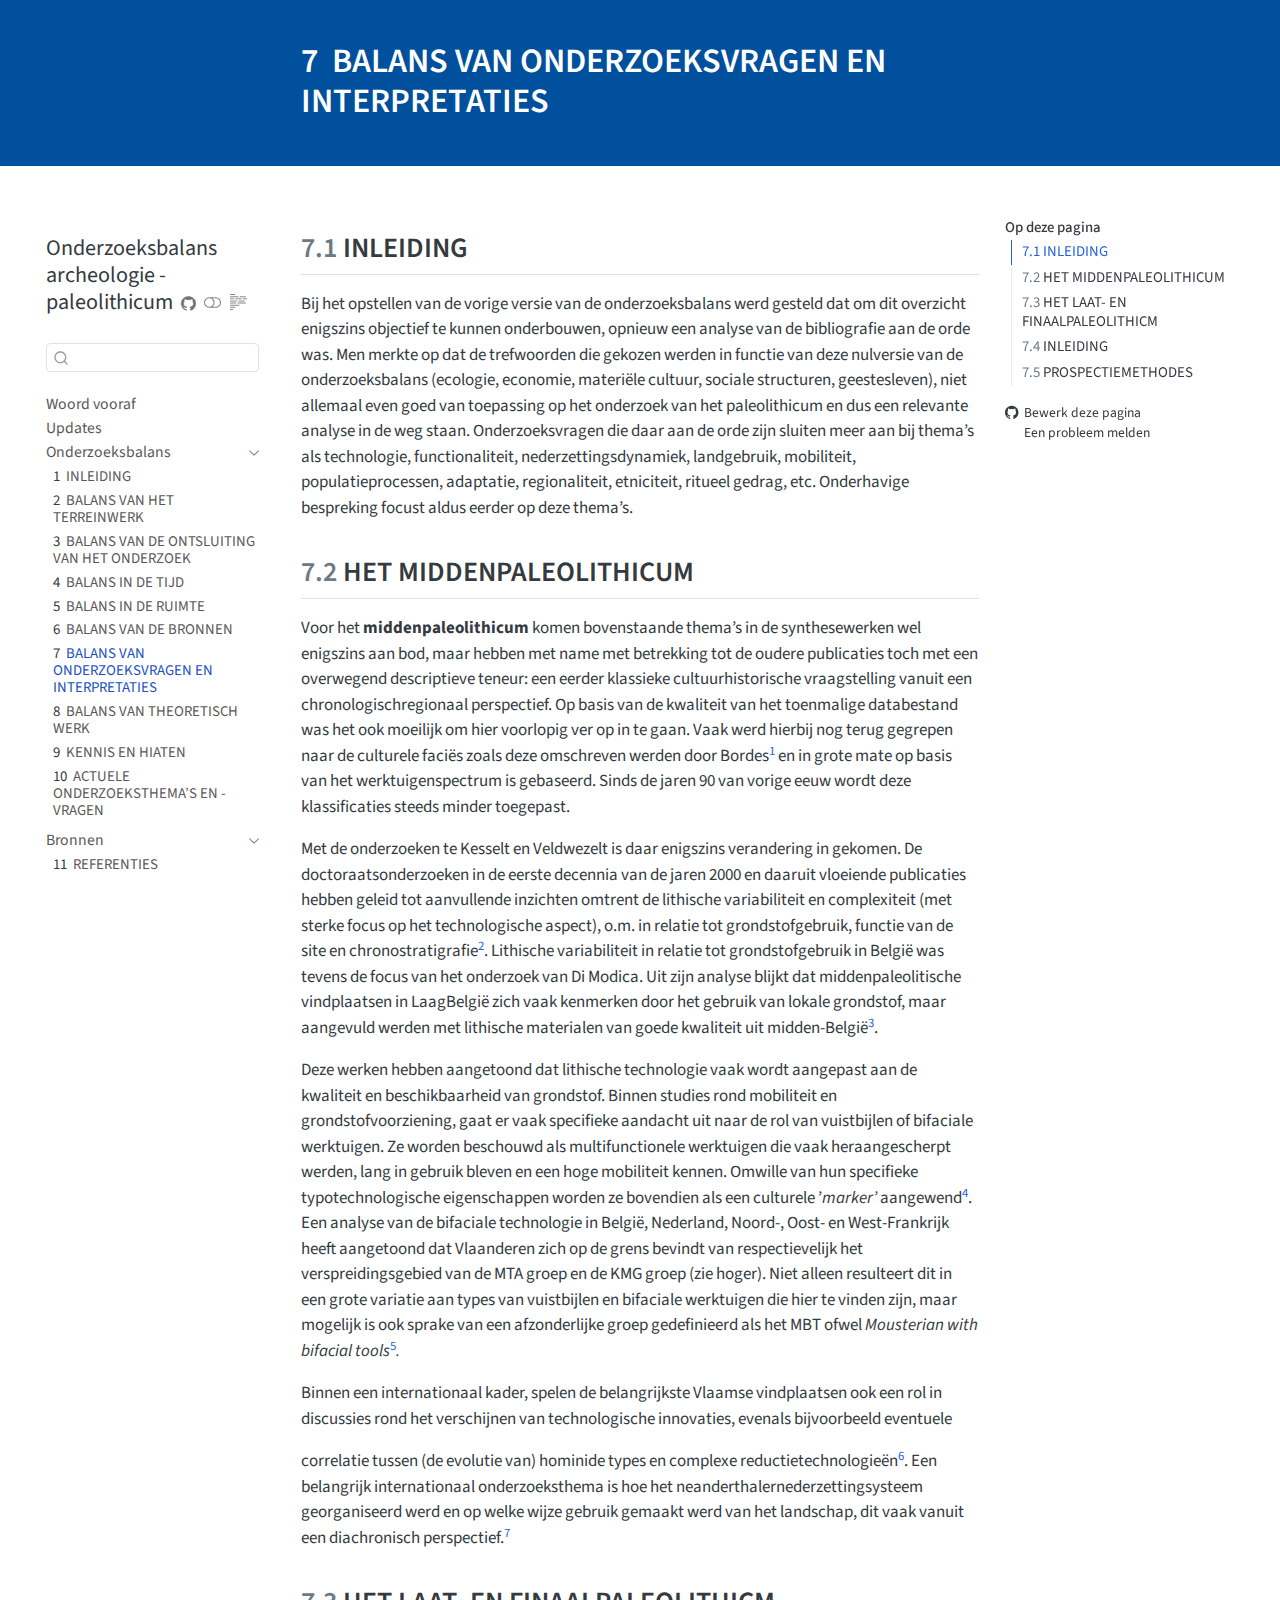
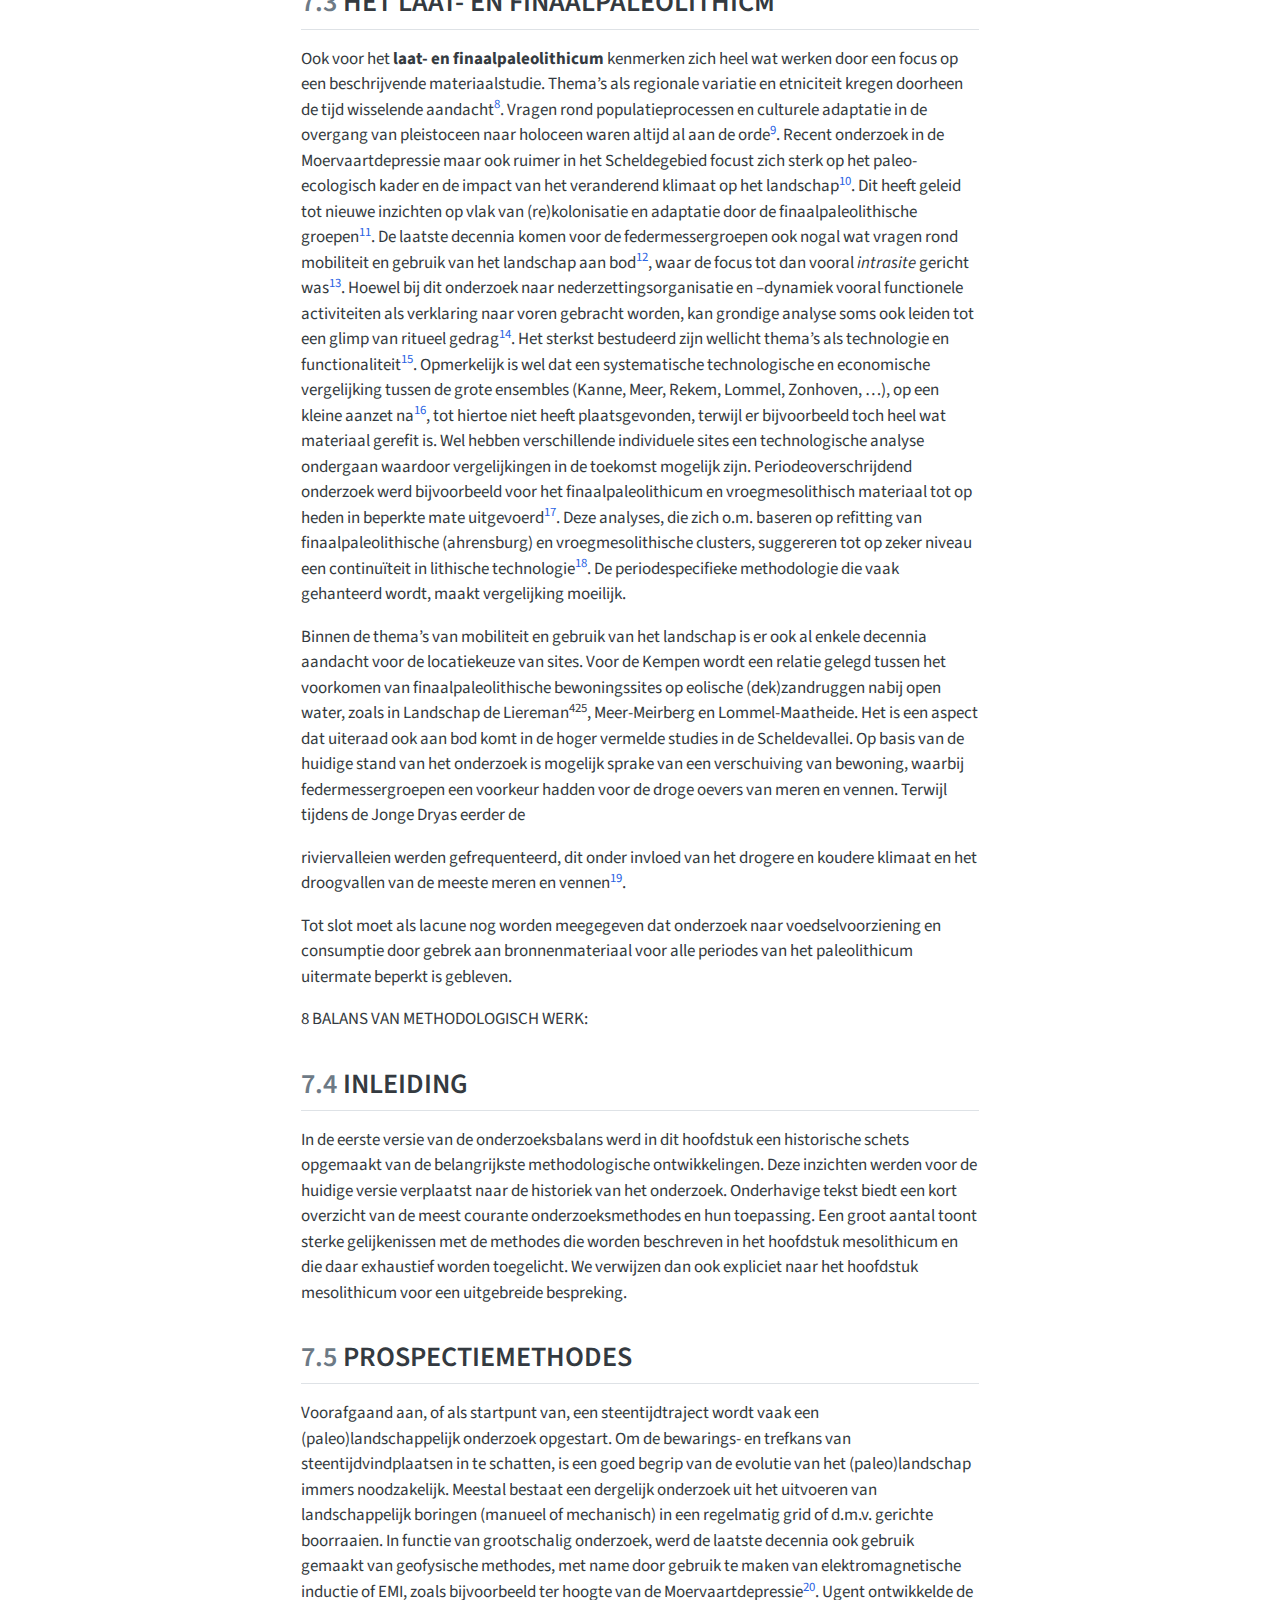
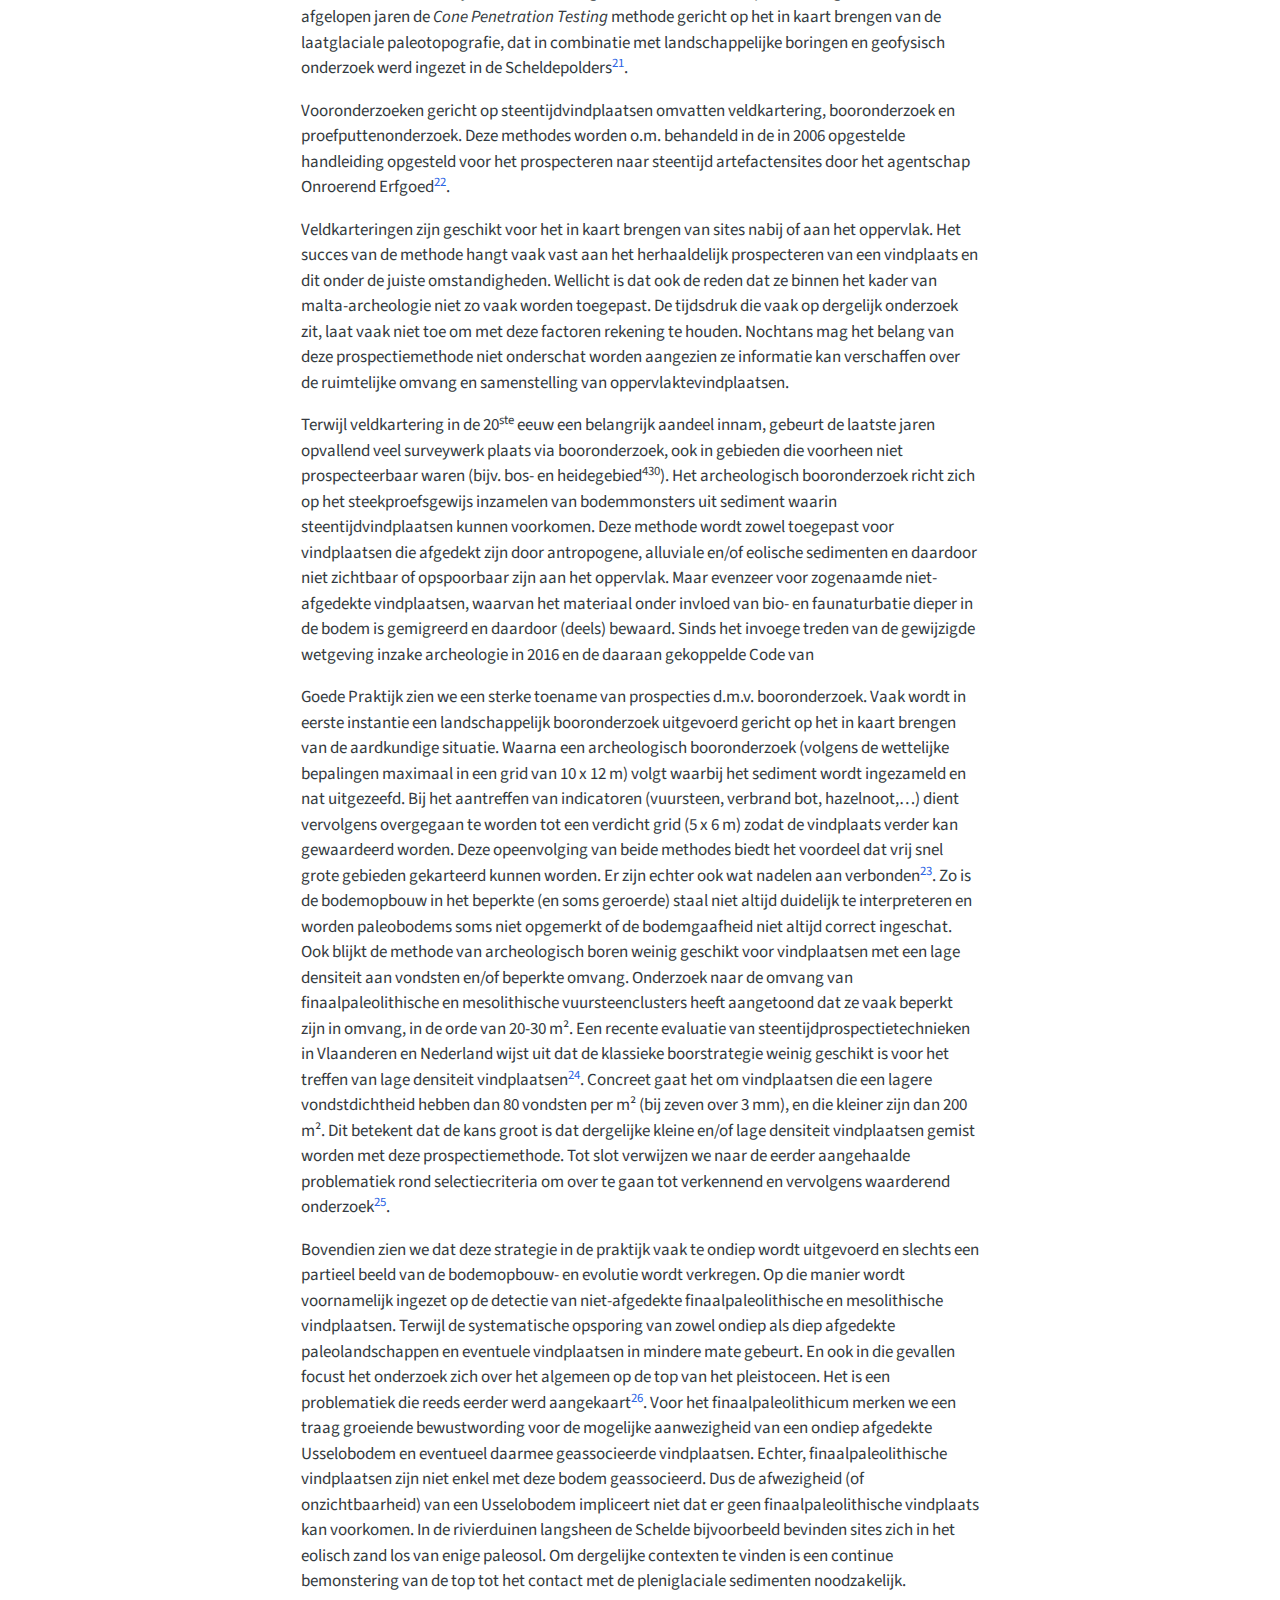
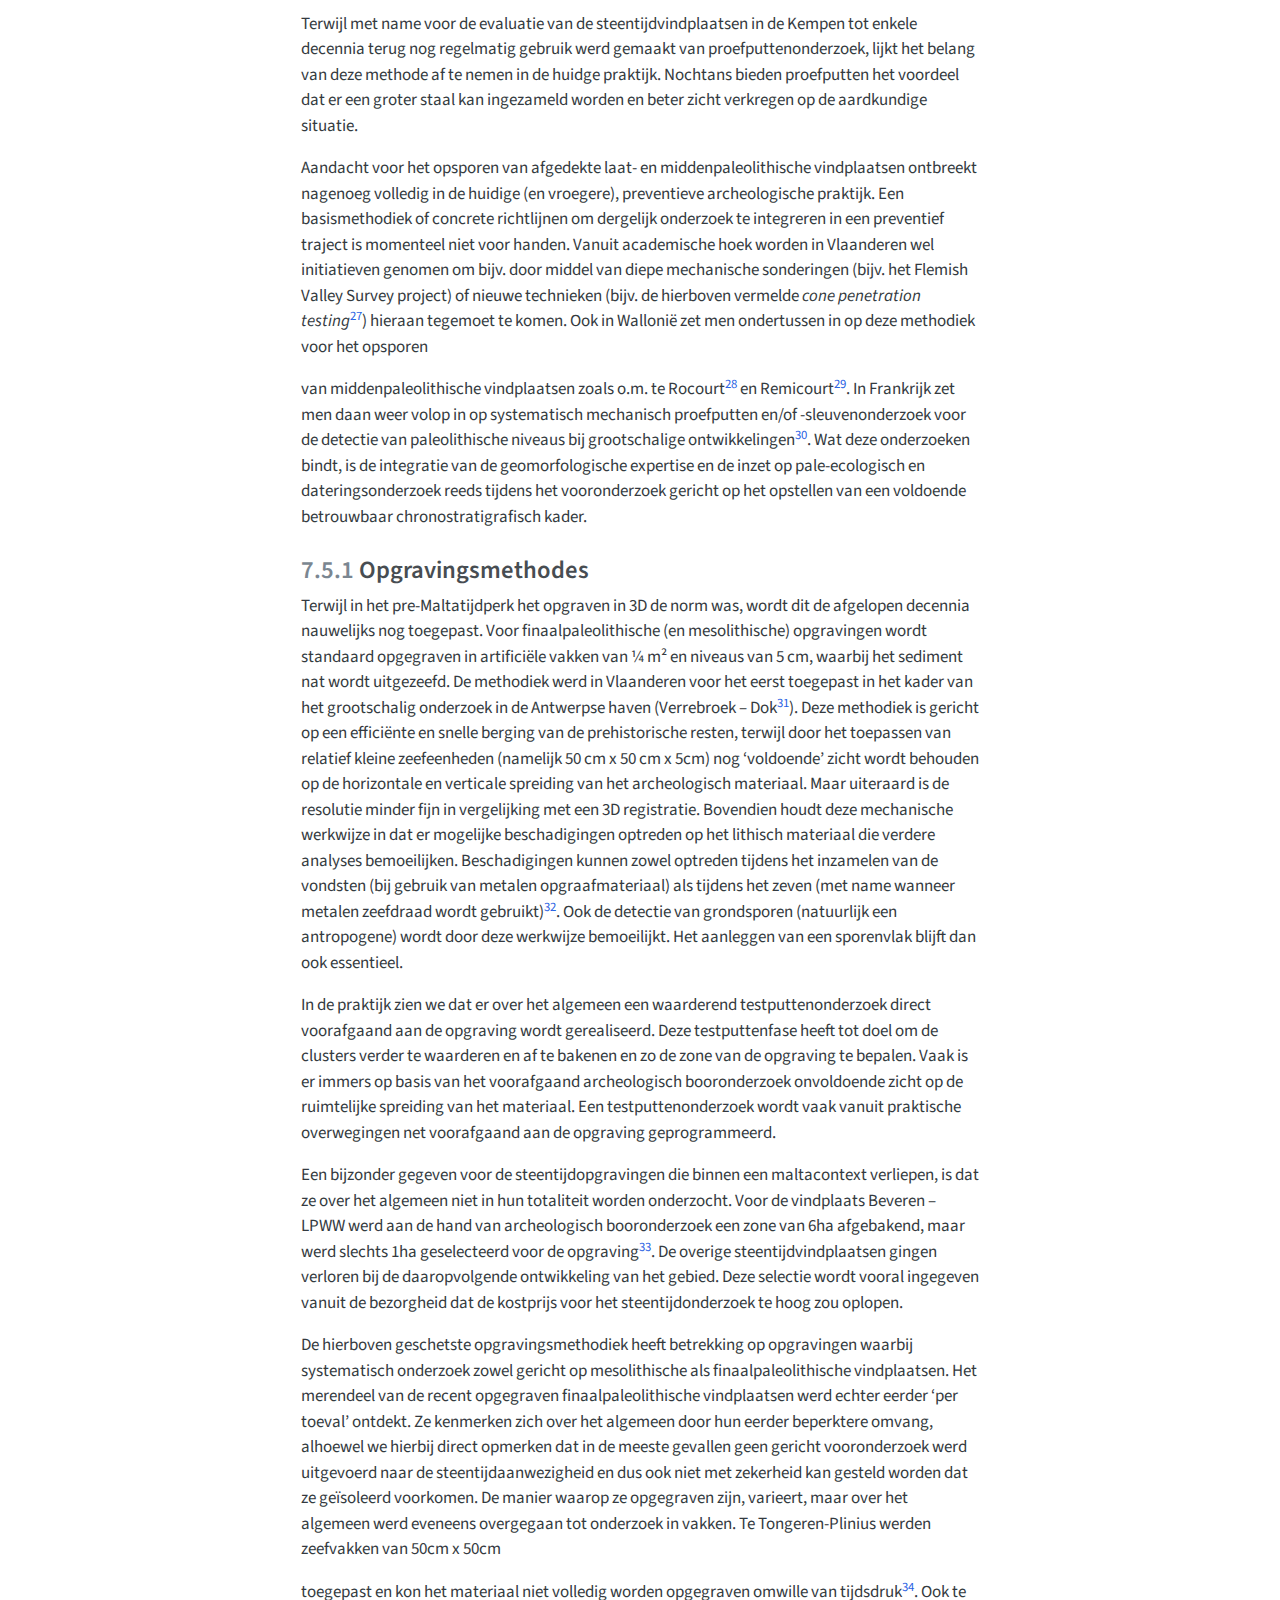
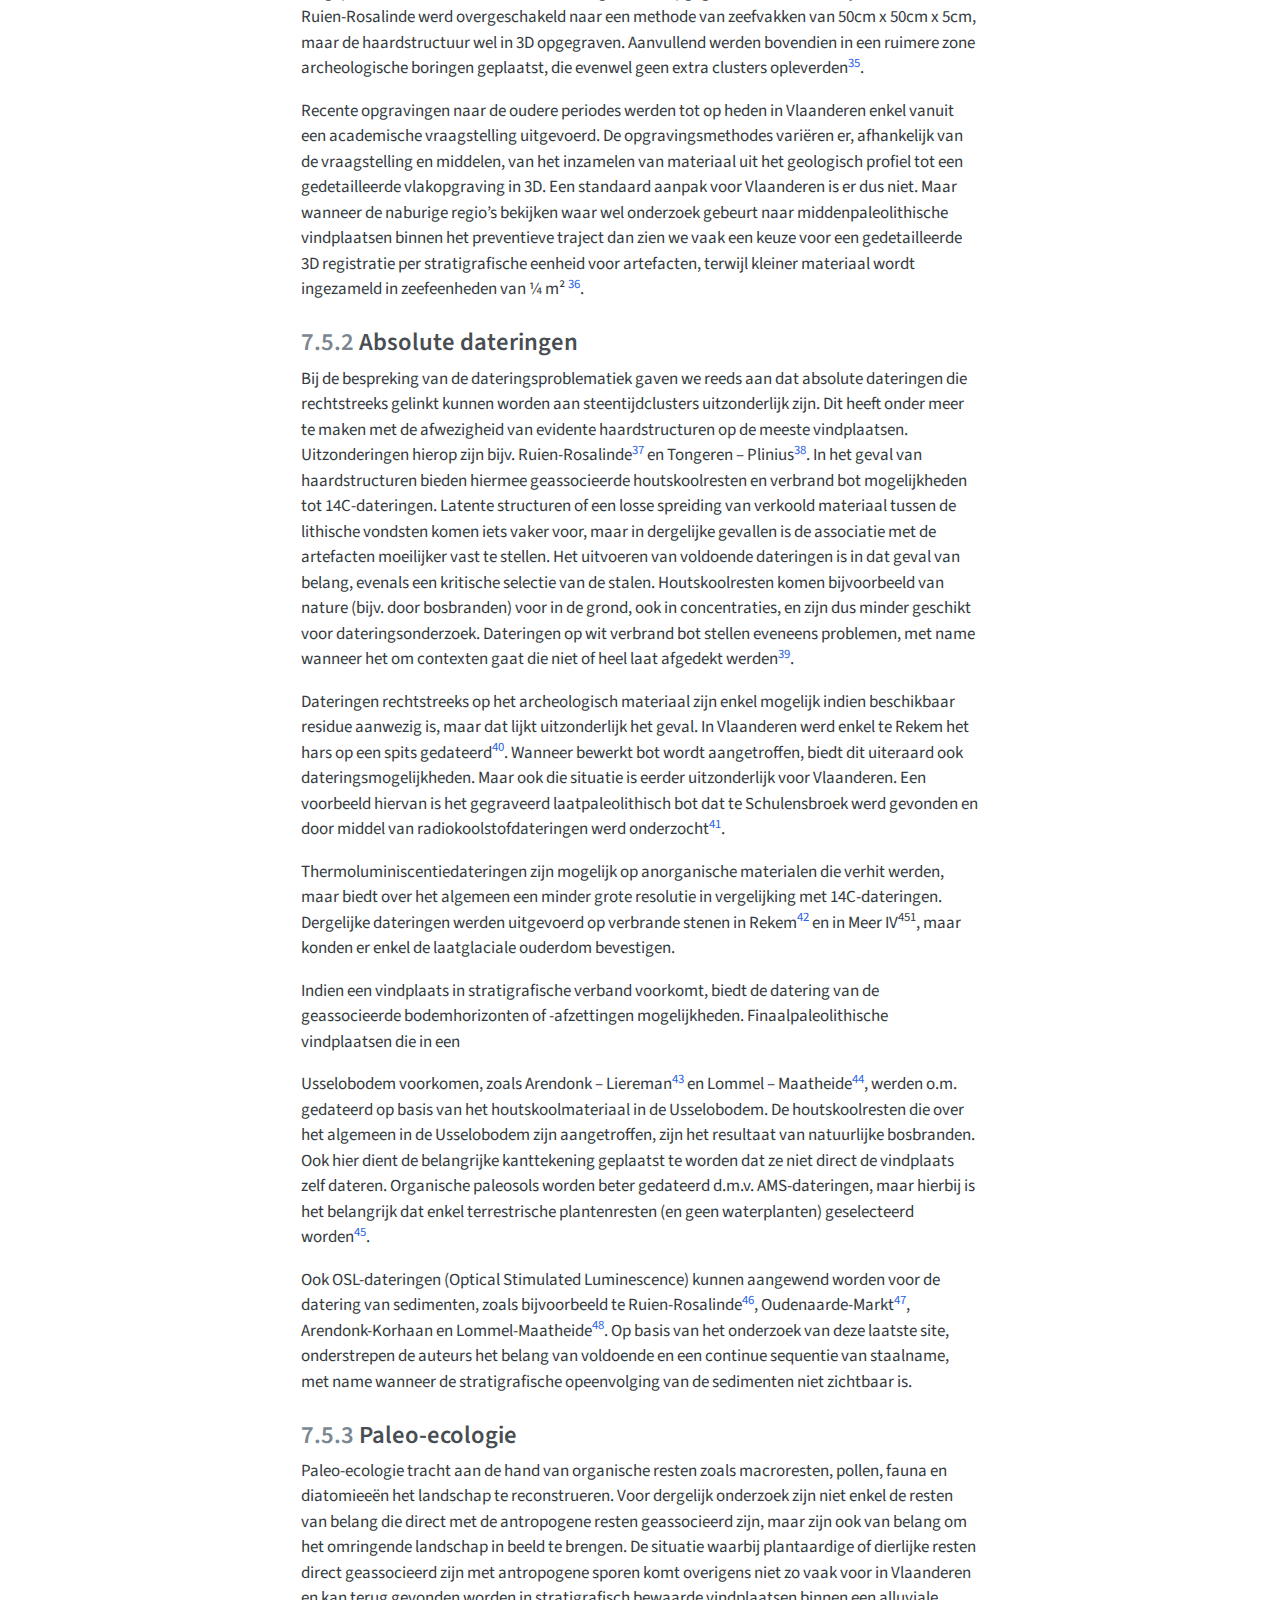
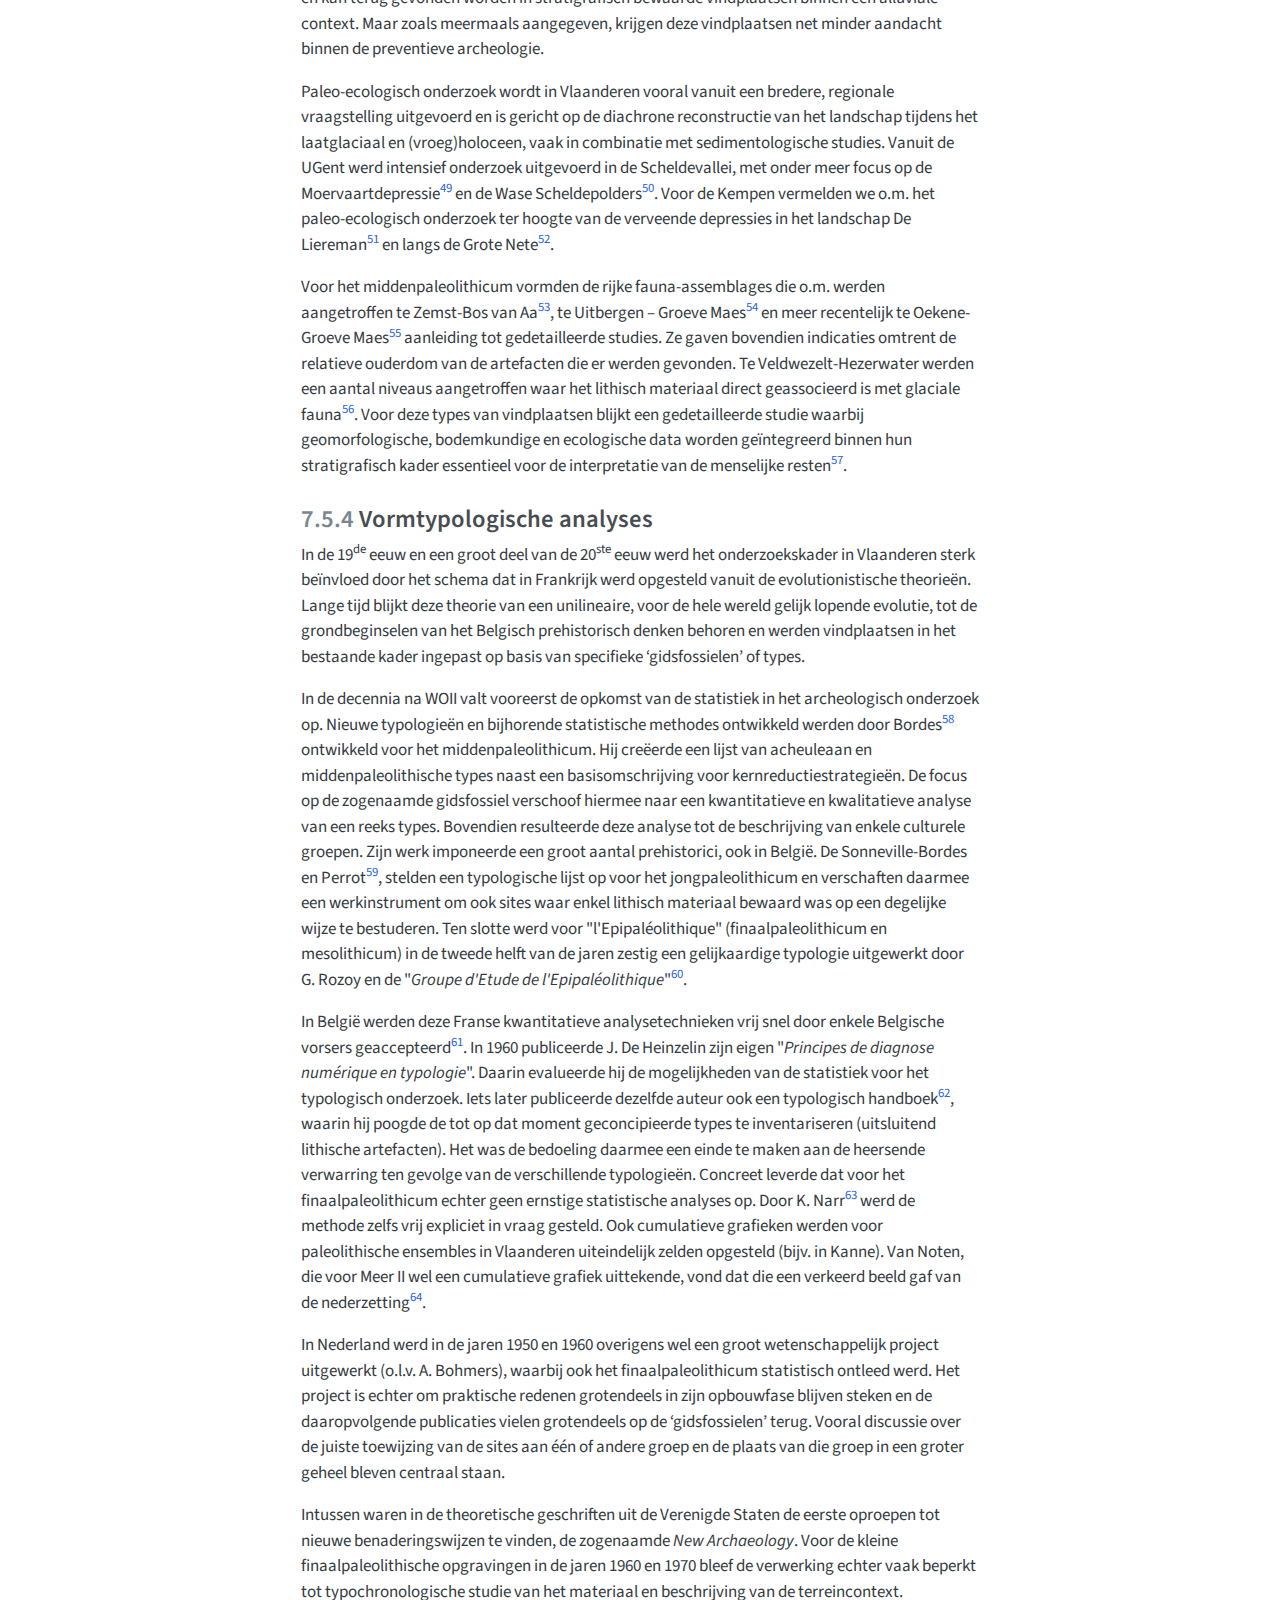
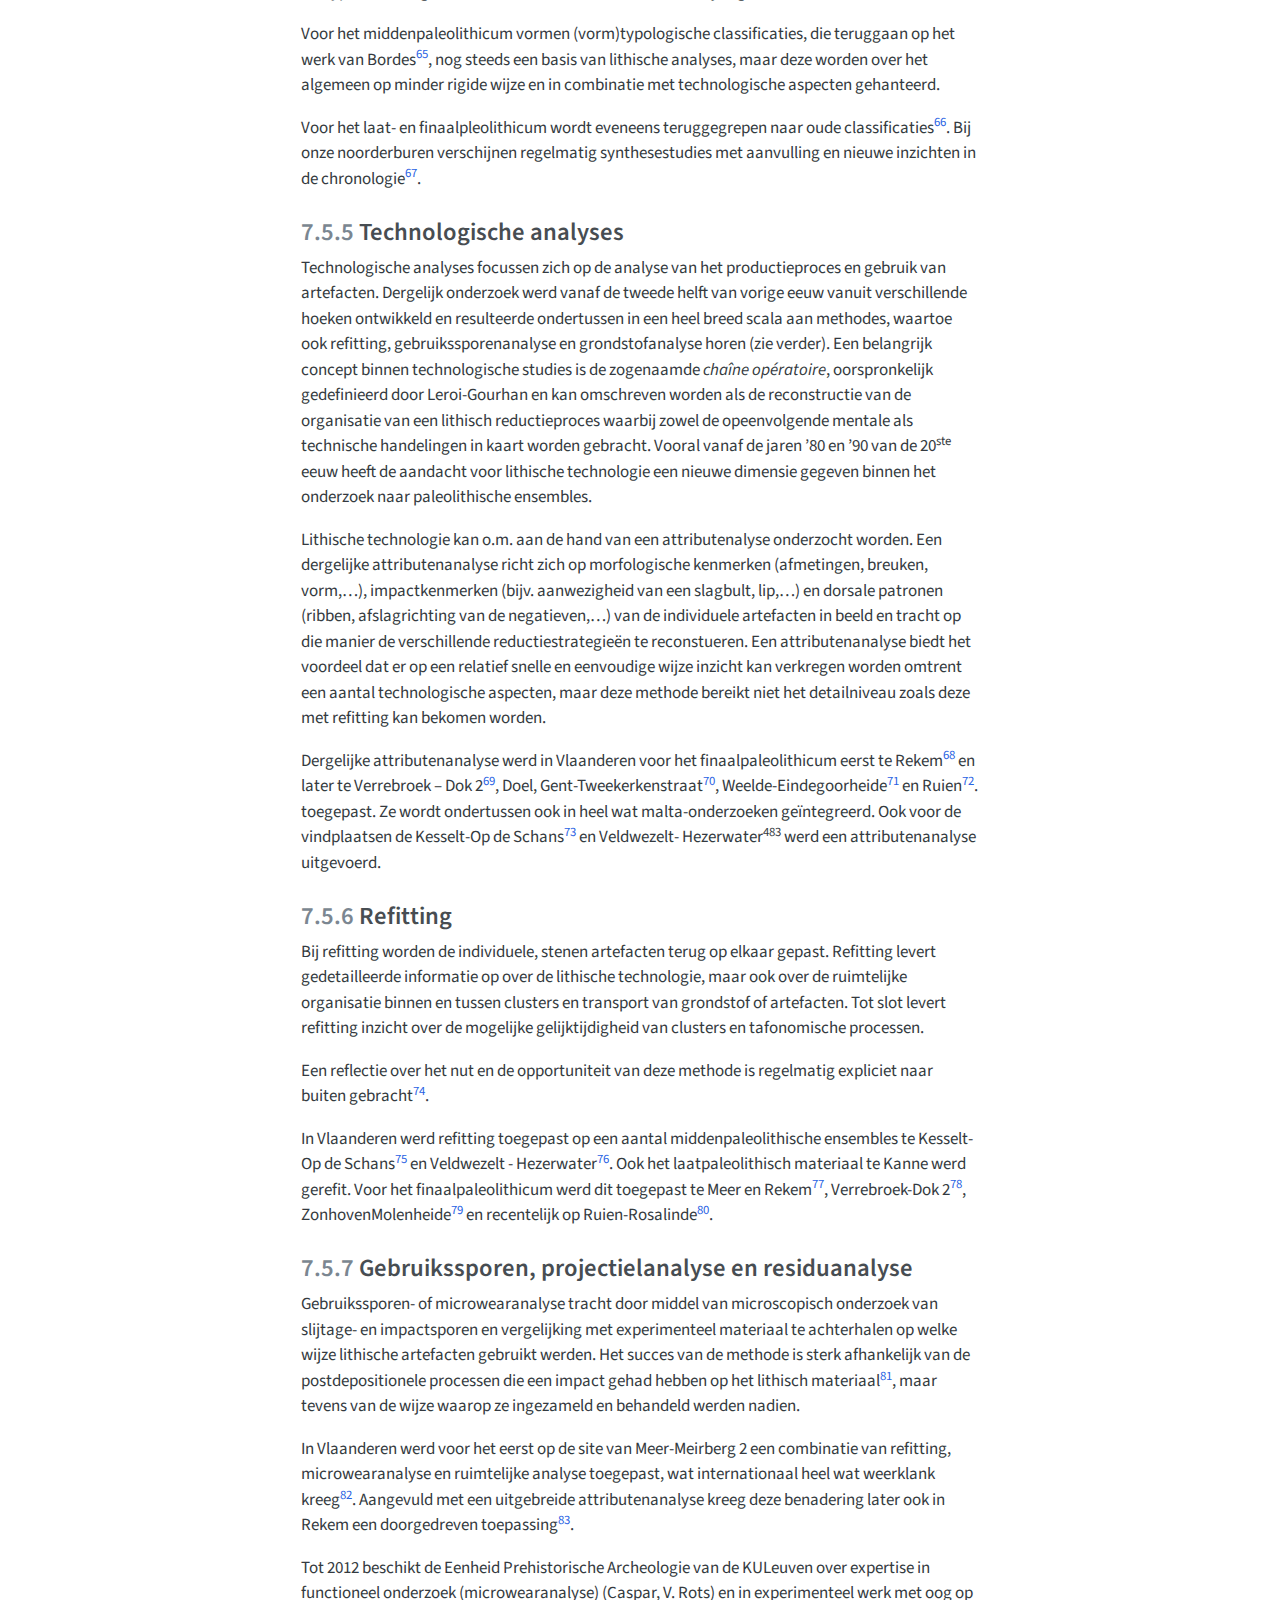
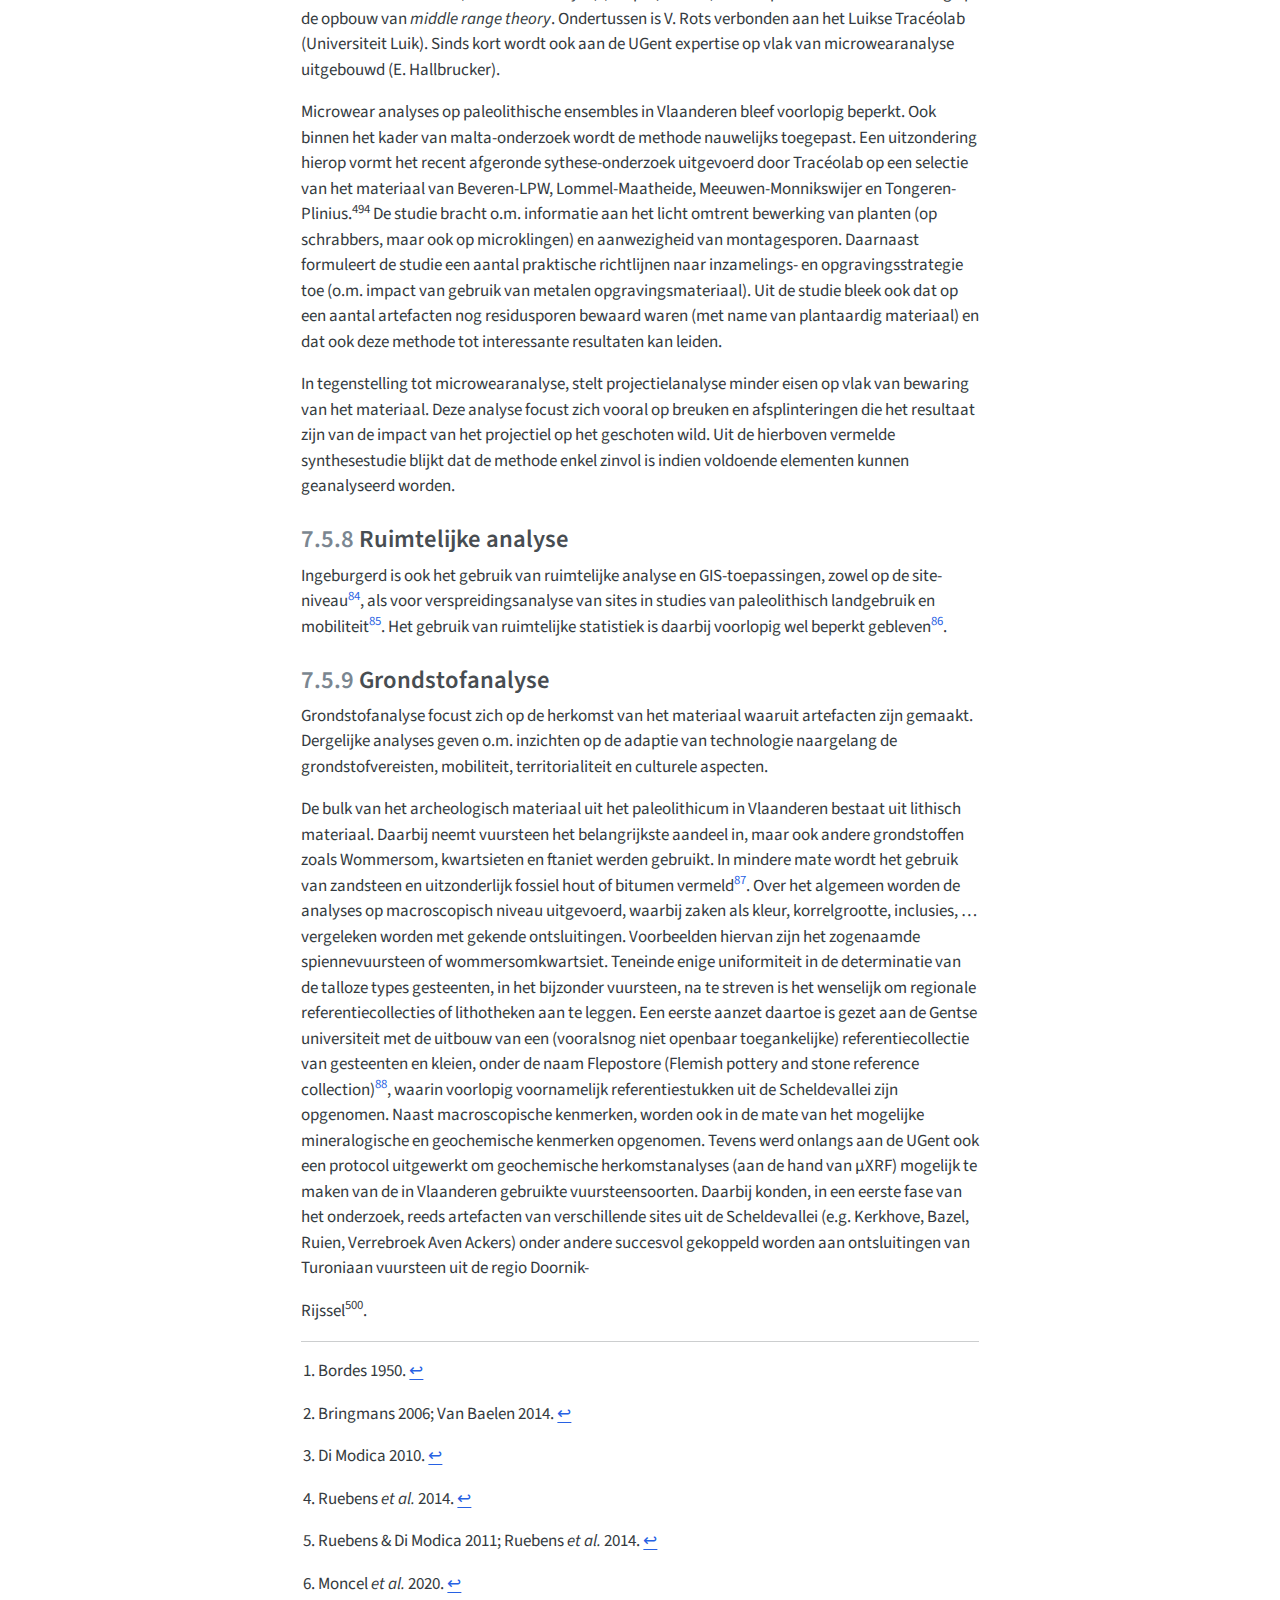
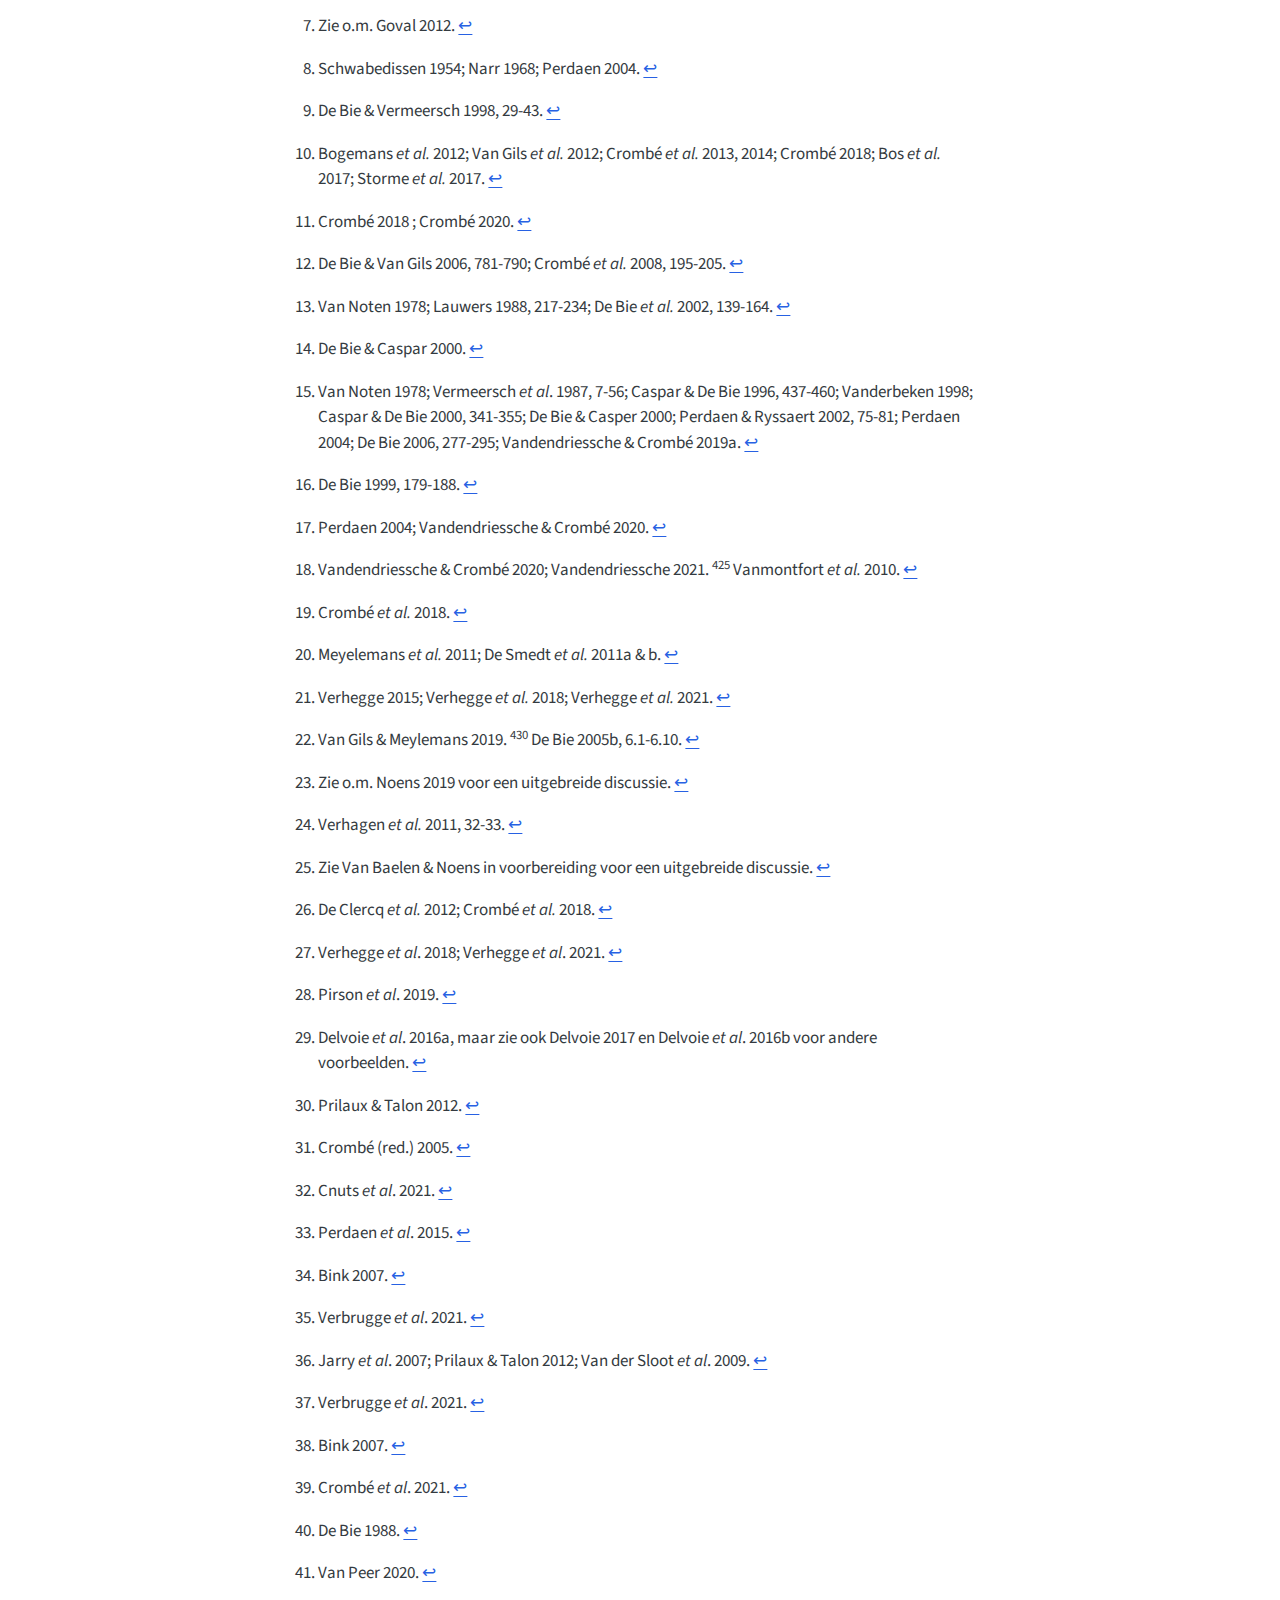
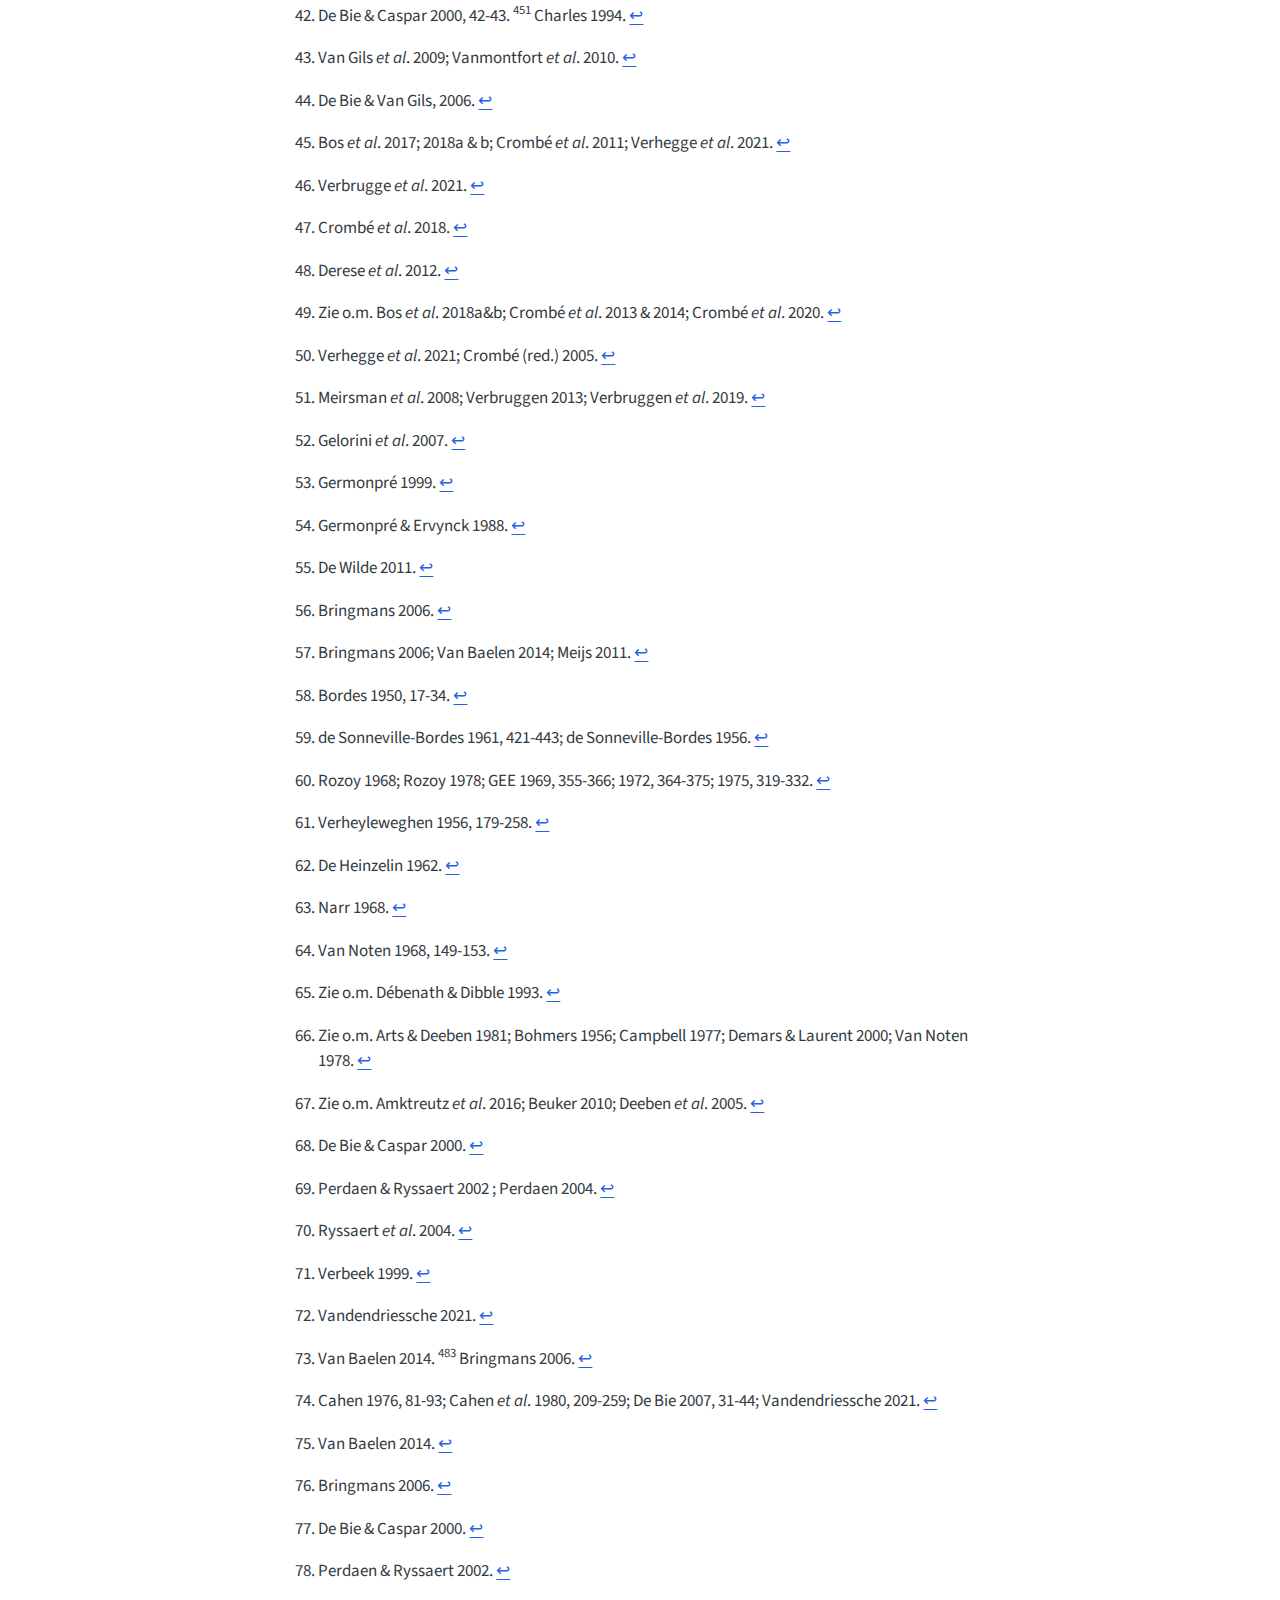
<file: docs/OBPALEO_07.html>
<!DOCTYPE html>
<html xmlns="http://www.w3.org/1999/xhtml" lang="nl" xml:lang="nl"><head>

<meta charset="utf-8">
<meta name="generator" content="quarto-1.5.57">

<meta name="viewport" content="width=device-width, initial-scale=1.0, user-scalable=yes">


<title>7&nbsp; BALANS VAN ONDERZOEKSVRAGEN EN INTERPRETATIES – Onderzoeksbalans archeologie - paleolithicum</title>
<style>
code{white-space: pre-wrap;}
span.smallcaps{font-variant: small-caps;}
div.columns{display: flex; gap: min(4vw, 1.5em);}
div.column{flex: auto; overflow-x: auto;}
div.hanging-indent{margin-left: 1.5em; text-indent: -1.5em;}
ul.task-list{list-style: none;}
ul.task-list li input[type="checkbox"] {
  width: 0.8em;
  margin: 0 0.8em 0.2em -1em; /* quarto-specific, see https://github.com/quarto-dev/quarto-cli/issues/4556 */ 
  vertical-align: middle;
}
</style>


<script src="site_libs/quarto-nav/quarto-nav.js"></script>
<script src="site_libs/quarto-nav/headroom.min.js"></script>
<script src="site_libs/clipboard/clipboard.min.js"></script>
<script src="site_libs/quarto-search/autocomplete.umd.js"></script>
<script src="site_libs/quarto-search/fuse.min.js"></script>
<script src="site_libs/quarto-search/quarto-search.js"></script>
<meta name="quarto:offset" content="./">
<link href="./OBPALEO_08.html" rel="next">
<link href="./OBPALEO_06.html" rel="prev">
<script src="site_libs/quarto-html/quarto.js"></script>
<script src="site_libs/quarto-html/popper.min.js"></script>
<script src="site_libs/quarto-html/tippy.umd.min.js"></script>
<script src="site_libs/quarto-html/anchor.min.js"></script>
<link href="site_libs/quarto-html/tippy.css" rel="stylesheet">
<link href="site_libs/quarto-html/quarto-syntax-highlighting.css" rel="stylesheet" class="quarto-color-scheme" id="quarto-text-highlighting-styles">
<link href="site_libs/quarto-html/quarto-syntax-highlighting-dark.css" rel="prefetch" class="quarto-color-scheme quarto-color-alternate" id="quarto-text-highlighting-styles">
<script src="site_libs/bootstrap/bootstrap.min.js"></script>
<link href="site_libs/bootstrap/bootstrap-icons.css" rel="stylesheet">
<link href="site_libs/bootstrap/bootstrap.min.css" rel="stylesheet" class="quarto-color-scheme" id="quarto-bootstrap" data-mode="light">
<link href="site_libs/bootstrap/bootstrap-dark.min.css" rel="prefetch" class="quarto-color-scheme quarto-color-alternate" id="quarto-bootstrap" data-mode="dark">
<script id="quarto-search-options" type="application/json">{
  "location": "sidebar",
  "copy-button": false,
  "collapse-after": 3,
  "panel-placement": "start",
  "type": "textbox",
  "limit": 50,
  "keyboard-shortcut": [
    "f",
    "/",
    "s"
  ],
  "show-item-context": false,
  "language": {
    "search-no-results-text": "Geen resultaat",
    "search-matching-documents-text": "Gevonden documenten",
    "search-copy-link-title": "Kopieer link om te zoeken",
    "search-hide-matches-text": "Extra overeenkomsten verbergen",
    "search-more-match-text": "meer overeenkomst in dit document",
    "search-more-matches-text": "meer overeenkomsten in dit document",
    "search-clear-button-title": "Wissen",
    "search-text-placeholder": "",
    "search-detached-cancel-button-title": "Annuleren",
    "search-submit-button-title": "Verzenden",
    "search-label": "Zoeken"
  }
}</script>
<style>

      .quarto-title-block .quarto-title-banner h1,
      .quarto-title-block .quarto-title-banner h2,
      .quarto-title-block .quarto-title-banner h3,
      .quarto-title-block .quarto-title-banner h4,
      .quarto-title-block .quarto-title-banner h5,
      .quarto-title-block .quarto-title-banner h6
      {
        color: white;
      }

      .quarto-title-block .quarto-title-banner {
        color: white;
background: #00509d;
      }
</style>


</head>

<body class="nav-sidebar floating">

<div id="quarto-search-results"></div>
  <header id="quarto-header" class="headroom fixed-top quarto-banner">
  <nav class="quarto-secondary-nav">
    <div class="container-fluid d-flex">
      <button type="button" class="quarto-btn-toggle btn" data-bs-toggle="collapse" role="button" data-bs-target=".quarto-sidebar-collapse-item" aria-controls="quarto-sidebar" aria-expanded="false" aria-label="Schakel zijbalknavigatie" onclick="if (window.quartoToggleHeadroom) { window.quartoToggleHeadroom(); }">
        <i class="bi bi-layout-text-sidebar-reverse"></i>
      </button>
        <a class="flex-grow-1 no-decor" role="navigation" data-bs-toggle="collapse" data-bs-target=".quarto-sidebar-collapse-item" aria-controls="quarto-sidebar" aria-expanded="false" aria-label="Schakel zijbalknavigatie" onclick="if (window.quartoToggleHeadroom) { window.quartoToggleHeadroom(); }">      
          <h1 class="quarto-secondary-nav-title"><span class="chapter-number">7</span>&nbsp; <span class="chapter-title">BALANS VAN ONDERZOEKSVRAGEN EN INTERPRETATIES</span></h1>
        </a>     
      <button type="button" class="btn quarto-search-button" aria-label="Zoeken" onclick="window.quartoOpenSearch();">
        <i class="bi bi-search"></i>
      </button>
    </div>
  </nav>
</header>
<!-- content -->
<header id="title-block-header" class="quarto-title-block default page-columns page-full">
  <div class="quarto-title-banner page-columns page-full">
    <div class="quarto-title column-body">
      <h1 class="title d-none d-lg-block"><span class="chapter-number">7</span>&nbsp; <span class="chapter-title">BALANS VAN ONDERZOEKSVRAGEN EN INTERPRETATIES</span></h1>
                      </div>
  </div>
    
  
  <div class="quarto-title-meta">

      
    
      
    </div>
    
  
  </header><div id="quarto-content" class="quarto-container page-columns page-rows-contents page-layout-article">
<!-- sidebar -->
  <nav id="quarto-sidebar" class="sidebar collapse collapse-horizontal quarto-sidebar-collapse-item sidebar-navigation floating overflow-auto">
    <div class="pt-lg-2 mt-2 text-left sidebar-header">
    <div class="sidebar-title mb-0 py-0">
      <a href="./">Onderzoeksbalans archeologie - paleolithicum</a> 
        <div class="sidebar-tools-main tools-wide">
    <a href="https://github.com/hanecakr/onderzoeksbalans_paleolithicum" title="Broncode" class="quarto-navigation-tool px-1" aria-label="Broncode"><i class="bi bi-github"></i></a>
  <a href="" class="quarto-color-scheme-toggle quarto-navigation-tool  px-1" onclick="window.quartoToggleColorScheme(); return false;" title="Schakel donkere modus"><i class="bi"></i></a>
  <a href="" class="quarto-reader-toggle quarto-navigation-tool px-1" onclick="window.quartoToggleReader(); return false;" title="Schakel leesmodus">
  <div class="quarto-reader-toggle-btn">
  <i class="bi"></i>
  </div>
</a>
</div>
    </div>
      </div>
        <div class="mt-2 flex-shrink-0 align-items-center">
        <div class="sidebar-search">
        <div id="quarto-search" class="" title="Zoeken"></div>
        </div>
        </div>
    <div class="sidebar-menu-container"> 
    <ul class="list-unstyled mt-1">
        <li class="sidebar-item">
  <div class="sidebar-item-container"> 
  <a href="./index.html" class="sidebar-item-text sidebar-link">
 <span class="menu-text">Woord vooraf</span></a>
  </div>
</li>
        <li class="sidebar-item">
  <div class="sidebar-item-container"> 
  <a href="./OBPALEO_00_wijzigingen.html" class="sidebar-item-text sidebar-link">
 <span class="menu-text">Updates</span></a>
  </div>
</li>
        <li class="sidebar-item sidebar-item-section">
      <div class="sidebar-item-container"> 
            <a class="sidebar-item-text sidebar-link text-start" data-bs-toggle="collapse" data-bs-target="#quarto-sidebar-section-1" role="navigation" aria-expanded="true">
 <span class="menu-text">Onderzoeksbalans</span></a>
          <a class="sidebar-item-toggle text-start" data-bs-toggle="collapse" data-bs-target="#quarto-sidebar-section-1" role="navigation" aria-expanded="true" aria-label="Schakel sectie">
            <i class="bi bi-chevron-right ms-2"></i>
          </a> 
      </div>
      <ul id="quarto-sidebar-section-1" class="collapse list-unstyled sidebar-section depth1 show">  
          <li class="sidebar-item">
  <div class="sidebar-item-container"> 
  <a href="./OBPALEO_01.html" class="sidebar-item-text sidebar-link">
 <span class="menu-text"><span class="chapter-number">1</span>&nbsp; <span class="chapter-title">INLEIDING</span></span></a>
  </div>
</li>
          <li class="sidebar-item">
  <div class="sidebar-item-container"> 
  <a href="./OBPALEO_02.html" class="sidebar-item-text sidebar-link">
 <span class="menu-text"><span class="chapter-number">2</span>&nbsp; <span class="chapter-title">BALANS VAN HET TERREINWERK</span></span></a>
  </div>
</li>
          <li class="sidebar-item">
  <div class="sidebar-item-container"> 
  <a href="./OBPALEO_03.html" class="sidebar-item-text sidebar-link">
 <span class="menu-text"><span class="chapter-number">3</span>&nbsp; <span class="chapter-title">BALANS VAN DE ONTSLUITING VAN HET ONDERZOEK</span></span></a>
  </div>
</li>
          <li class="sidebar-item">
  <div class="sidebar-item-container"> 
  <a href="./OBPALEO_04.html" class="sidebar-item-text sidebar-link">
 <span class="menu-text"><span class="chapter-number">4</span>&nbsp; <span class="chapter-title">BALANS IN DE TIJD</span></span></a>
  </div>
</li>
          <li class="sidebar-item">
  <div class="sidebar-item-container"> 
  <a href="./OBPALEO_05.html" class="sidebar-item-text sidebar-link">
 <span class="menu-text"><span class="chapter-number">5</span>&nbsp; <span class="chapter-title">BALANS IN DE RUIMTE</span></span></a>
  </div>
</li>
          <li class="sidebar-item">
  <div class="sidebar-item-container"> 
  <a href="./OBPALEO_06.html" class="sidebar-item-text sidebar-link">
 <span class="menu-text"><span class="chapter-number">6</span>&nbsp; <span class="chapter-title">BALANS VAN DE BRONNEN</span></span></a>
  </div>
</li>
          <li class="sidebar-item">
  <div class="sidebar-item-container"> 
  <a href="./OBPALEO_07.html" class="sidebar-item-text sidebar-link active">
 <span class="menu-text"><span class="chapter-number">7</span>&nbsp; <span class="chapter-title">BALANS VAN ONDERZOEKSVRAGEN EN INTERPRETATIES</span></span></a>
  </div>
</li>
          <li class="sidebar-item">
  <div class="sidebar-item-container"> 
  <a href="./OBPALEO_08.html" class="sidebar-item-text sidebar-link">
 <span class="menu-text"><span class="chapter-number">8</span>&nbsp; <span class="chapter-title">BALANS VAN THEORETISCH WERK</span></span></a>
  </div>
</li>
          <li class="sidebar-item">
  <div class="sidebar-item-container"> 
  <a href="./OBPALEO_09.html" class="sidebar-item-text sidebar-link">
 <span class="menu-text"><span class="chapter-number">9</span>&nbsp; <span class="chapter-title">KENNIS EN HIATEN</span></span></a>
  </div>
</li>
          <li class="sidebar-item">
  <div class="sidebar-item-container"> 
  <a href="./OBPALEO_10.html" class="sidebar-item-text sidebar-link">
 <span class="menu-text"><span class="chapter-number">10</span>&nbsp; <span class="chapter-title">ACTUELE ONDERZOEKSTHEMA’S EN -VRAGEN</span></span></a>
  </div>
</li>
      </ul>
  </li>
        <li class="sidebar-item sidebar-item-section">
      <div class="sidebar-item-container"> 
            <a class="sidebar-item-text sidebar-link text-start" data-bs-toggle="collapse" data-bs-target="#quarto-sidebar-section-2" role="navigation" aria-expanded="true">
 <span class="menu-text">Bronnen</span></a>
          <a class="sidebar-item-toggle text-start" data-bs-toggle="collapse" data-bs-target="#quarto-sidebar-section-2" role="navigation" aria-expanded="true" aria-label="Schakel sectie">
            <i class="bi bi-chevron-right ms-2"></i>
          </a> 
      </div>
      <ul id="quarto-sidebar-section-2" class="collapse list-unstyled sidebar-section depth1 show">  
          <li class="sidebar-item">
  <div class="sidebar-item-container"> 
  <a href="./OBPALEO_bibliografie.html" class="sidebar-item-text sidebar-link">
 <span class="menu-text"><span class="chapter-number">11</span>&nbsp; <span class="chapter-title">REFERENTIES</span></span></a>
  </div>
</li>
      </ul>
  </li>
    </ul>
    </div>
</nav>
<div id="quarto-sidebar-glass" class="quarto-sidebar-collapse-item" data-bs-toggle="collapse" data-bs-target=".quarto-sidebar-collapse-item"></div>
<!-- margin-sidebar -->
    <div id="quarto-margin-sidebar" class="sidebar margin-sidebar">
        <nav id="TOC" role="doc-toc" class="toc-active">
    <h2 id="toc-title">Op deze pagina</h2>
   
  <ul>
  <li><a href="#inleiding" id="toc-inleiding" class="nav-link active" data-scroll-target="#inleiding"><span class="header-section-number">7.1</span> INLEIDING</a></li>
  <li><a href="#het-middenpaleolithicum" id="toc-het-middenpaleolithicum" class="nav-link" data-scroll-target="#het-middenpaleolithicum"><span class="header-section-number">7.2</span> HET MIDDENPALEOLITHICUM</a></li>
  <li><a href="#het-laat--en-finaalpaleolithicm" id="toc-het-laat--en-finaalpaleolithicm" class="nav-link" data-scroll-target="#het-laat--en-finaalpaleolithicm"><span class="header-section-number">7.3</span> HET LAAT- EN FINAALPALEOLITHICM</a></li>
  <li><a href="#inleiding-1" id="toc-inleiding-1" class="nav-link" data-scroll-target="#inleiding-1"><span class="header-section-number">7.4</span> INLEIDING</a></li>
  <li><a href="#prospectiemethodes" id="toc-prospectiemethodes" class="nav-link" data-scroll-target="#prospectiemethodes"><span class="header-section-number">7.5</span> PROSPECTIEMETHODES</a>
  <ul>
  <li><a href="#opgravingsmethodes" id="toc-opgravingsmethodes" class="nav-link" data-scroll-target="#opgravingsmethodes"><span class="header-section-number">7.5.1</span> Opgravingsmethodes</a></li>
  <li><a href="#absolute-dateringen" id="toc-absolute-dateringen" class="nav-link" data-scroll-target="#absolute-dateringen"><span class="header-section-number">7.5.2</span> Absolute dateringen</a></li>
  <li><a href="#paleo-ecologie" id="toc-paleo-ecologie" class="nav-link" data-scroll-target="#paleo-ecologie"><span class="header-section-number">7.5.3</span> Paleo-ecologie</a></li>
  <li><a href="#vormtypologische-analyses" id="toc-vormtypologische-analyses" class="nav-link" data-scroll-target="#vormtypologische-analyses"><span class="header-section-number">7.5.4</span> Vormtypologische analyses</a></li>
  <li><a href="#technologische-analyses" id="toc-technologische-analyses" class="nav-link" data-scroll-target="#technologische-analyses"><span class="header-section-number">7.5.5</span> Technologische analyses</a></li>
  <li><a href="#refitting" id="toc-refitting" class="nav-link" data-scroll-target="#refitting"><span class="header-section-number">7.5.6</span> Refitting</a></li>
  <li><a href="#gebruikssporen-projectielanalyse-en-residuanalyse" id="toc-gebruikssporen-projectielanalyse-en-residuanalyse" class="nav-link" data-scroll-target="#gebruikssporen-projectielanalyse-en-residuanalyse"><span class="header-section-number">7.5.7</span> Gebruikssporen, projectielanalyse en residuanalyse</a></li>
  <li><a href="#ruimtelijke-analyse" id="toc-ruimtelijke-analyse" class="nav-link" data-scroll-target="#ruimtelijke-analyse"><span class="header-section-number">7.5.8</span> Ruimtelijke analyse</a></li>
  <li><a href="#grondstofanalyse" id="toc-grondstofanalyse" class="nav-link" data-scroll-target="#grondstofanalyse"><span class="header-section-number">7.5.9</span> Grondstofanalyse</a></li>
  </ul></li>
  </ul>
<div class="toc-actions"><ul><li><a href="https://github.com/hanecakr/onderzoeksbalans_paleolithicum/edit/main/OBPALEO_07.qmd" class="toc-action"><i class="bi bi-github"></i>Bewerk deze pagina</a></li><li><a href="https://github.com/hanecakr/onderzoeksbalans_paleolithicum/issues/new" class="toc-action"><i class="bi empty"></i>Een probleem melden</a></li></ul></div></nav>
    </div>
<!-- main -->
<main class="content quarto-banner-title-block" id="quarto-document-content">





<section id="inleiding" class="level2" data-number="7.1">
<h2 data-number="7.1" class="anchored" data-anchor-id="inleiding"><span class="header-section-number">7.1</span> INLEIDING</h2>
<p>Bij het opstellen van de vorige versie van de onderzoeksbalans werd gesteld dat om dit overzicht enigszins objectief te kunnen onderbouwen, opnieuw een analyse van de bibliografie aan de orde was. Men merkte op dat de trefwoorden die gekozen werden in functie van deze nulversie van de onderzoeksbalans (ecologie, economie, materiële cultuur, sociale structuren, geestesleven), niet allemaal even goed van toepassing op het onderzoek van het paleolithicum en dus een relevante analyse in de weg staan. Onderzoeksvragen die daar aan de orde zijn sluiten meer aan bij thema’s als technologie, functionaliteit, nederzettingsdynamiek, landgebruik, mobiliteit, populatieprocessen, adaptatie, regionaliteit, etniciteit, ritueel gedrag, etc. Onderhavige bespreking focust aldus eerder op deze thema’s.</p>
</section>
<section id="het-middenpaleolithicum" class="level2" data-number="7.2">
<h2 data-number="7.2" class="anchored" data-anchor-id="het-middenpaleolithicum"><span class="header-section-number">7.2</span> HET MIDDENPALEOLITHICUM</h2>
<p>Voor het <strong>middenpaleolithicum</strong> komen bovenstaande thema’s in de synthesewerken wel enigszins aan bod, maar hebben met name met betrekking tot de oudere publicaties toch met een overwegend descriptieve teneur: een eerder klassieke cultuurhistorische vraagstelling vanuit een chronologischregionaal perspectief. Op basis van de kwaliteit van het toenmalige databestand was het ook moeilijk om hier voorlopig ver op in te gaan. Vaak werd hierbij nog terug gegrepen naar de culturele faciës zoals deze omschreven werden door Bordes<a href="#fn1" class="footnote-ref" id="fnref1" role="doc-noteref"><sup>1</sup></a> en in grote mate op basis van het werktuigenspectrum is gebaseerd. Sinds de jaren 90 van vorige eeuw wordt deze klassificaties steeds minder toegepast.</p>
<p>Met de onderzoeken te Kesselt en Veldwezelt is daar enigszins verandering in gekomen. De doctoraatsonderzoeken in de eerste decennia van de jaren 2000 en daaruit vloeiende publicaties hebben geleid tot aanvullende inzichten omtrent de lithische variabiliteit en complexiteit (met sterke focus op het technologische aspect), o.m. in relatie tot grondstofgebruik, functie van de site en chronostratigrafie<a href="#fn2" class="footnote-ref" id="fnref2" role="doc-noteref"><sup>2</sup></a>. Lithische variabiliteit in relatie tot grondstofgebruik in België was tevens de focus van het onderzoek van Di Modica. Uit zijn analyse blijkt dat middenpaleolitische vindplaatsen in LaagBelgië zich vaak kenmerken door het gebruik van lokale grondstof, maar aangevuld werden met lithische materialen van goede kwaliteit uit midden-België<a href="#fn3" class="footnote-ref" id="fnref3" role="doc-noteref"><sup>3</sup></a>.</p>
<p>Deze werken hebben aangetoond dat lithische technologie vaak wordt aangepast aan de kwaliteit en beschikbaarheid van grondstof. Binnen studies rond mobiliteit en grondstofvoorziening, gaat er vaak specifieke aandacht uit naar de rol van vuistbijlen of bifaciale werktuigen. Ze worden beschouwd als multifunctionele werktuigen die vaak heraangescherpt werden, lang in gebruik bleven en een hoge mobiliteit kennen. Omwille van hun specifieke typotechnologische eigenschappen worden ze bovendien als een culturele ’<em>marker’</em> aangewend<a href="#fn4" class="footnote-ref" id="fnref4" role="doc-noteref"><sup>4</sup></a>. Een analyse van de bifaciale technologie in België, Nederland, Noord-, Oost- en West-Frankrijk heeft aangetoond dat Vlaanderen zich op de grens bevindt van respectievelijk het verspreidingsgebied van de MTA groep en de KMG groep (zie hoger). Niet alleen resulteert dit in een grote variatie aan types van vuistbijlen en bifaciale werktuigen die hier te vinden zijn, maar mogelijk is ook sprake van een afzonderlijke groep gedefinieerd als het MBT ofwel <em>Mousterian with bifacial tools</em><a href="#fn5" class="footnote-ref" id="fnref5" role="doc-noteref"><sup>5</sup></a><em>.</em></p>
<p>Binnen een internationaal kader, spelen de belangrijkste Vlaamse vindplaatsen ook een rol in discussies rond het verschijnen van technologische innovaties, evenals bijvoorbeeld eventuele</p>
<p>correlatie tussen (de evolutie van) hominide types en complexe reductietechnologieën<a href="#fn6" class="footnote-ref" id="fnref6" role="doc-noteref"><sup>6</sup></a>. Een belangrijk internationaal onderzoeksthema is hoe het neanderthalernederzettingsysteem georganiseerd werd en op welke wijze gebruik gemaakt werd van het landschap, dit vaak vanuit een diachronisch perspectief.<a href="#fn7" class="footnote-ref" id="fnref7" role="doc-noteref"><sup>7</sup></a></p>
</section>
<section id="het-laat--en-finaalpaleolithicm" class="level2" data-number="7.3">
<h2 data-number="7.3" class="anchored" data-anchor-id="het-laat--en-finaalpaleolithicm"><span class="header-section-number">7.3</span> HET LAAT- EN FINAALPALEOLITHICM</h2>
<p>Ook voor het <strong>laat- en finaalpaleolithicum</strong> kenmerken zich heel wat werken door een focus op een beschrijvende materiaalstudie. Thema’s als regionale variatie en etniciteit kregen doorheen de tijd wisselende aandacht<a href="#fn8" class="footnote-ref" id="fnref8" role="doc-noteref"><sup>8</sup></a>. Vragen rond populatieprocessen en culturele adaptatie in de overgang van pleistoceen naar holoceen waren altijd al aan de orde<a href="#fn9" class="footnote-ref" id="fnref9" role="doc-noteref"><sup>9</sup></a>. Recent onderzoek in de Moervaartdepressie maar ook ruimer in het Scheldegebied focust zich sterk op het paleo-ecologisch kader en de impact van het veranderend klimaat op het landschap<a href="#fn10" class="footnote-ref" id="fnref10" role="doc-noteref"><sup>10</sup></a>. Dit heeft geleid tot nieuwe inzichten op vlak van (re)kolonisatie en adaptatie door de finaalpaleolithische groepen<a href="#fn11" class="footnote-ref" id="fnref11" role="doc-noteref"><sup>11</sup></a>. De laatste decennia komen voor de federmessergroepen ook nogal wat vragen rond mobiliteit en gebruik van het landschap aan bod<a href="#fn12" class="footnote-ref" id="fnref12" role="doc-noteref"><sup>12</sup></a>, waar de focus tot dan vooral <em>intrasite</em> gericht was<a href="#fn13" class="footnote-ref" id="fnref13" role="doc-noteref"><sup>13</sup></a>. Hoewel bij dit onderzoek naar nederzettingsorganisatie en –dynamiek vooral functionele activiteiten als verklaring naar voren gebracht worden, kan grondige analyse soms ook leiden tot een glimp van ritueel gedrag<a href="#fn14" class="footnote-ref" id="fnref14" role="doc-noteref"><sup>14</sup></a>. Het sterkst bestudeerd zijn wellicht thema’s als technologie en functionaliteit<a href="#fn15" class="footnote-ref" id="fnref15" role="doc-noteref"><sup>15</sup></a>. Opmerkelijk is wel dat een systematische technologische en economische vergelijking tussen de grote ensembles (Kanne, Meer, Rekem, Lommel, Zonhoven, …), op een kleine aanzet na<a href="#fn16" class="footnote-ref" id="fnref16" role="doc-noteref"><sup>16</sup></a>, tot hiertoe niet heeft plaatsgevonden, terwijl er bijvoorbeeld toch heel wat materiaal gerefit is. Wel hebben verschillende individuele sites een technologische analyse ondergaan waardoor vergelijkingen in de toekomst mogelijk zijn. Periodeoverschrijdend onderzoek werd bijvoorbeeld voor het finaalpaleolithicum en vroegmesolithisch materiaal tot op heden in beperkte mate uitgevoerd<a href="#fn17" class="footnote-ref" id="fnref17" role="doc-noteref"><sup>17</sup></a>. Deze analyses, die zich o.m. baseren op refitting van finaalpaleolithische (ahrensburg) en vroegmesolithische clusters, suggereren tot op zeker niveau een continuïteit in lithische technologie<a href="#fn18" class="footnote-ref" id="fnref18" role="doc-noteref"><sup>18</sup></a>. De periodespecifieke methodologie die vaak gehanteerd wordt, maakt vergelijking moeilijk.</p>
<p>Binnen de thema’s van mobiliteit en gebruik van het landschap is er ook al enkele decennia aandacht voor de locatiekeuze van sites. Voor de Kempen wordt een relatie gelegd tussen het voorkomen van finaalpaleolithische bewoningssites op eolische (dek)zandruggen nabij open water, zoals in Landschap de Liereman<sup>425</sup>, Meer-Meirberg en Lommel-Maatheide. Het is een aspect dat uiteraad ook aan bod komt in de hoger vermelde studies in de Scheldevallei. Op basis van de huidige stand van het onderzoek is mogelijk sprake van een verschuiving van bewoning, waarbij federmessergroepen een voorkeur hadden voor de droge oevers van meren en vennen. Terwijl tijdens de Jonge Dryas eerder de</p>
<p>riviervalleien werden gefrequenteerd, dit onder invloed van het drogere en koudere klimaat en het droogvallen van de meeste meren en vennen<a href="#fn19" class="footnote-ref" id="fnref19" role="doc-noteref"><sup>19</sup></a>.</p>
<p>Tot slot moet als lacune nog worden meegegeven dat onderzoek naar voedselvoorziening en consumptie door gebrek aan bronnenmateriaal voor alle periodes van het paleolithicum uitermate beperkt is gebleven.</p>
<p>8 BALANS VAN METHODOLOGISCH WERK:</p>
</section>
<section id="inleiding-1" class="level2" data-number="7.4">
<h2 data-number="7.4" class="anchored" data-anchor-id="inleiding-1"><span class="header-section-number">7.4</span> INLEIDING</h2>
<p>In de eerste versie van de onderzoeksbalans werd in dit hoofdstuk een historische schets opgemaakt van de belangrijkste methodologische ontwikkelingen. Deze inzichten werden voor de huidige versie verplaatst naar de historiek van het onderzoek. Onderhavige tekst biedt een kort overzicht van de meest courante onderzoeksmethodes en hun toepassing. Een groot aantal toont sterke gelijkenissen met de methodes die worden beschreven in het hoofdstuk mesolithicum en die daar exhaustief worden toegelicht. We verwijzen dan ook expliciet naar het hoofdstuk mesolithicum voor een uitgebreide bespreking.</p>
</section>
<section id="prospectiemethodes" class="level2" data-number="7.5">
<h2 data-number="7.5" class="anchored" data-anchor-id="prospectiemethodes"><span class="header-section-number">7.5</span> PROSPECTIEMETHODES</h2>
<p>Voorafgaand aan, of als startpunt van, een steentijdtraject wordt vaak een (paleo)landschappelijk onderzoek opgestart. Om de bewarings- en trefkans van steentijdvindplaatsen in te schatten, is een goed begrip van de evolutie van het (paleo)landschap immers noodzakelijk. Meestal bestaat een dergelijk onderzoek uit het uitvoeren van landschappelijk boringen (manueel of mechanisch) in een regelmatig grid of d.m.v. gerichte boorraaien. In functie van grootschalig onderzoek, werd de laatste decennia ook gebruik gemaakt van geofysische methodes, met name door gebruik te maken van elektromagnetische inductie of EMI, zoals bijvoorbeeld ter hoogte van de Moervaartdepressie<a href="#fn20" class="footnote-ref" id="fnref20" role="doc-noteref"><sup>20</sup></a>. Ugent ontwikkelde de afgelopen jaren de <em>Cone Penetration Testing</em> methode gericht op het in kaart brengen van de laatglaciale paleotopografie, dat in combinatie met landschappelijke boringen en geofysisch onderzoek werd ingezet in de Scheldepolders<a href="#fn21" class="footnote-ref" id="fnref21" role="doc-noteref"><sup>21</sup></a>.</p>
<p>Vooronderzoeken gericht op steentijdvindplaatsen omvatten veldkartering, booronderzoek en proefputtenonderzoek. Deze methodes worden o.m. behandeld in de in 2006 opgestelde handleiding opgesteld voor het prospecteren naar steentijd artefactensites door het agentschap Onroerend Erfgoed<a href="#fn22" class="footnote-ref" id="fnref22" role="doc-noteref"><sup>22</sup></a>.</p>
<p>Veldkarteringen zijn geschikt voor het in kaart brengen van sites nabij of aan het oppervlak. Het succes van de methode hangt vaak vast aan het herhaaldelijk prospecteren van een vindplaats en dit onder de juiste omstandigheden. Wellicht is dat ook de reden dat ze binnen het kader van malta-archeologie niet zo vaak worden toegepast. De tijdsdruk die vaak op dergelijk onderzoek zit, laat vaak niet toe om met deze factoren rekening te houden. Nochtans mag het belang van deze prospectiemethode niet onderschat worden aangezien ze informatie kan verschaffen over de ruimtelijke omvang en samenstelling van oppervlaktevindplaatsen.</p>
<p>Terwijl veldkartering in de 20<sup>ste</sup> eeuw een belangrijk aandeel innam, gebeurt de laatste jaren opvallend veel surveywerk plaats via booronderzoek, ook in gebieden die voorheen niet prospecteerbaar waren (bijv. bos- en heidegebied<sup>430</sup>). Het archeologisch booronderzoek richt zich op het steekproefsgewijs inzamelen van bodemmonsters uit sediment waarin steentijdvindplaatsen kunnen voorkomen. Deze methode wordt zowel toegepast voor vindplaatsen die afgedekt zijn door antropogene, alluviale en/of eolische sedimenten en daardoor niet zichtbaar of opspoorbaar zijn aan het oppervlak. Maar evenzeer voor zogenaamde niet-afgedekte vindplaatsen, waarvan het materiaal onder invloed van bio- en faunaturbatie dieper in de bodem is gemigreerd en daardoor (deels) bewaard. Sinds het invoege treden van de gewijzigde wetgeving inzake archeologie in 2016 en de daaraan gekoppelde Code van</p>
<p>Goede Praktijk zien we een sterke toename van prospecties d.m.v. booronderzoek. Vaak wordt in eerste instantie een landschappelijk booronderzoek uitgevoerd gericht op het in kaart brengen van de aardkundige situatie. Waarna een archeologisch booronderzoek (volgens de wettelijke bepalingen maximaal in een grid van 10 x 12 m) volgt waarbij het sediment wordt ingezameld en nat uitgezeefd. Bij het aantreffen van indicatoren (vuursteen, verbrand bot, hazelnoot,…) dient vervolgens overgegaan te worden tot een verdicht grid (5 x 6 m) zodat de vindplaats verder kan gewaardeerd worden. Deze opeenvolging van beide methodes biedt het voordeel dat vrij snel grote gebieden gekarteerd kunnen worden. Er zijn echter ook wat nadelen aan verbonden<a href="#fn23" class="footnote-ref" id="fnref23" role="doc-noteref"><sup>23</sup></a>. Zo is de bodemopbouw in het beperkte (en soms geroerde) staal niet altijd duidelijk te interpreteren en worden paleobodems soms niet opgemerkt of de bodemgaafheid niet altijd correct ingeschat. Ook blijkt de methode van archeologisch boren weinig geschikt voor vindplaatsen met een lage densiteit aan vondsten en/of beperkte omvang. Onderzoek naar de omvang van finaalpaleolithische en mesolithische vuursteenclusters heeft aangetoond dat ze vaak beperkt zijn in omvang, in de orde van 20-30 m². Een recente evaluatie van steentijdprospectietechnieken in Vlaanderen en Nederland wijst uit dat de klassieke boorstrategie weinig geschikt is voor het treffen van lage densiteit vindplaatsen<a href="#fn24" class="footnote-ref" id="fnref24" role="doc-noteref"><sup>24</sup></a>. Concreet gaat het om vindplaatsen die een lagere vondstdichtheid hebben dan 80 vondsten per m² (bij zeven over 3 mm), en die kleiner zijn dan 200 m². Dit betekent dat de kans groot is dat dergelijke kleine en/of lage densiteit vindplaatsen gemist worden met deze prospectiemethode. Tot slot verwijzen we naar de eerder aangehaalde problematiek rond selectiecriteria om over te gaan tot verkennend en vervolgens waarderend onderzoek<a href="#fn25" class="footnote-ref" id="fnref25" role="doc-noteref"><sup>25</sup></a>.</p>
<p>Bovendien zien we dat deze strategie in de praktijk vaak te ondiep wordt uitgevoerd en slechts een partieel beeld van de bodemopbouw- en evolutie wordt verkregen. Op die manier wordt voornamelijk ingezet op de detectie van niet-afgedekte finaalpaleolithische en mesolithische vindplaatsen. Terwijl de systematische opsporing van zowel ondiep als diep afgedekte paleolandschappen en eventuele vindplaatsen in mindere mate gebeurt. En ook in die gevallen focust het onderzoek zich over het algemeen op de top van het pleistoceen. Het is een problematiek die reeds eerder werd aangekaart<a href="#fn26" class="footnote-ref" id="fnref26" role="doc-noteref"><sup>26</sup></a>. Voor het finaalpaleolithicum merken we een traag groeiende bewustwording voor de mogelijke aanwezigheid van een ondiep afgedekte Usselobodem en eventueel daarmee geassocieerde vindplaatsen. Echter, finaalpaleolithische vindplaatsen zijn niet enkel met deze bodem geassocieerd. Dus de afwezigheid (of onzichtbaarheid) van een Usselobodem impliceert niet dat er geen finaalpaleolithische vindplaats kan voorkomen. In de rivierduinen langsheen de Schelde bijvoorbeeld bevinden sites zich in het eolisch zand los van enige paleosol. Om dergelijke contexten te vinden is een continue bemonstering van de top tot het contact met de pleniglaciale sedimenten noodzakelijk.</p>
<p>Terwijl met name voor de evaluatie van de steentijdvindplaatsen in de Kempen tot enkele decennia terug nog regelmatig gebruik werd gemaakt van proefputtenonderzoek, lijkt het belang van deze methode af te nemen in de huidge praktijk. Nochtans bieden proefputten het voordeel dat er een groter staal kan ingezameld worden en beter zicht verkregen op de aardkundige situatie.</p>
<p>Aandacht voor het opsporen van afgedekte laat- en middenpaleolithische vindplaatsen ontbreekt nagenoeg volledig in de huidige (en vroegere), preventieve archeologische praktijk. Een basismethodiek of concrete richtlijnen om dergelijk onderzoek te integreren in een preventief traject is momenteel niet voor handen. Vanuit academische hoek worden in Vlaanderen wel initiatieven genomen om bijv. door middel van diepe mechanische sonderingen (bijv. het Flemish Valley Survey project) of nieuwe technieken (bijv. de hierboven vermelde <em>cone penetration testing</em><a href="#fn27" class="footnote-ref" id="fnref27" role="doc-noteref"><sup>27</sup></a>) hieraan tegemoet te komen. Ook in Wallonië zet men ondertussen in op deze methodiek voor het opsporen</p>
<p>van middenpaleolithische vindplaatsen zoals o.m. te Rocourt<a href="#fn28" class="footnote-ref" id="fnref28" role="doc-noteref"><sup>28</sup></a> en Remicourt<a href="#fn29" class="footnote-ref" id="fnref29" role="doc-noteref"><sup>29</sup></a>. In Frankrijk zet men daan weer volop in op systematisch mechanisch proefputten en/of -sleuvenonderzoek voor de detectie van paleolithische niveaus bij grootschalige ontwikkelingen<a href="#fn30" class="footnote-ref" id="fnref30" role="doc-noteref"><sup>30</sup></a>. Wat deze onderzoeken bindt, is de integratie van de geomorfologische expertise en de inzet op pale-ecologisch en dateringsonderzoek reeds tijdens het vooronderzoek gericht op het opstellen van een voldoende betrouwbaar chronostratigrafisch kader.</p>
<section id="opgravingsmethodes" class="level3" data-number="7.5.1">
<h3 data-number="7.5.1" class="anchored" data-anchor-id="opgravingsmethodes"><span class="header-section-number">7.5.1</span> Opgravingsmethodes</h3>
<p>Terwijl in het pre-Maltatijdperk het opgraven in 3D de norm was, wordt dit de afgelopen decennia nauwelijks nog toegepast. Voor finaalpaleolithische (en mesolithische) opgravingen wordt standaard opgegraven in artificiële vakken van ¼ m² en niveaus van 5 cm, waarbij het sediment nat wordt uitgezeefd. De methodiek werd in Vlaanderen voor het eerst toegepast in het kader van het grootschalig onderzoek in de Antwerpse haven (Verrebroek – Dok<a href="#fn31" class="footnote-ref" id="fnref31" role="doc-noteref"><sup>31</sup></a>). Deze methodiek is gericht op een efficiënte en snelle berging van de prehistorische resten, terwijl door het toepassen van relatief kleine zeefeenheden (namelijk 50 cm x 50 cm x 5cm) nog ‘voldoende’ zicht wordt behouden op de horizontale en verticale spreiding van het archeologisch materiaal. Maar uiteraard is de resolutie minder fijn in vergelijking met een 3D registratie. Bovendien houdt deze mechanische werkwijze in dat er mogelijke beschadigingen optreden op het lithisch materiaal die verdere analyses bemoeilijken. Beschadigingen kunnen zowel optreden tijdens het inzamelen van de vondsten (bij gebruik van metalen opgraafmateriaal) als tijdens het zeven (met name wanneer metalen zeefdraad wordt gebruikt)<a href="#fn32" class="footnote-ref" id="fnref32" role="doc-noteref"><sup>32</sup></a>. Ook de detectie van grondsporen (natuurlijk een antropogene) wordt door deze werkwijze bemoeilijkt. Het aanleggen van een sporenvlak blijft dan ook essentieel.</p>
<p>In de praktijk zien we dat er over het algemeen een waarderend testputtenonderzoek direct voorafgaand aan de opgraving wordt gerealiseerd. Deze testputtenfase heeft tot doel om de clusters verder te waarderen en af te bakenen en zo de zone van de opgraving te bepalen. Vaak is er immers op basis van het voorafgaand archeologisch booronderzoek onvoldoende zicht op de ruimtelijke spreiding van het materiaal. Een testputtenonderzoek wordt vaak vanuit praktische overwegingen net voorafgaand aan de opgraving geprogrammeerd.</p>
<p>Een bijzonder gegeven voor de steentijdopgravingen die binnen een maltacontext verliepen, is dat ze over het algemeen niet in hun totaliteit worden onderzocht. Voor de vindplaats Beveren – LPWW werd aan de hand van archeologisch booronderzoek een zone van 6ha afgebakend, maar werd slechts 1ha geselecteerd voor de opgraving<a href="#fn33" class="footnote-ref" id="fnref33" role="doc-noteref"><sup>33</sup></a>. De overige steentijdvindplaatsen gingen verloren bij de daaropvolgende ontwikkeling van het gebied. Deze selectie wordt vooral ingegeven vanuit de bezorgheid dat de kostprijs voor het steentijdonderzoek te hoog zou oplopen.</p>
<p>De hierboven geschetste opgravingsmethodiek heeft betrekking op opgravingen waarbij systematisch onderzoek zowel gericht op mesolithische als finaalpaleolithische vindplaatsen. Het merendeel van de recent opgegraven finaalpaleolithische vindplaatsen werd echter eerder ‘per toeval’ ontdekt. Ze kenmerken zich over het algemeen door hun eerder beperktere omvang, alhoewel we hierbij direct opmerken dat in de meeste gevallen geen gericht vooronderzoek werd uitgevoerd naar de steentijdaanwezigheid en dus ook niet met zekerheid kan gesteld worden dat ze geïsoleerd voorkomen. De manier waarop ze opgegraven zijn, varieert, maar over het algemeen werd eveneens overgegaan tot onderzoek in vakken. Te Tongeren-Plinius werden zeefvakken van 50cm x 50cm</p>
<p>toegepast en kon het materiaal niet volledig worden opgegraven omwille van tijdsdruk<a href="#fn34" class="footnote-ref" id="fnref34" role="doc-noteref"><sup>34</sup></a>. Ook te Ruien-Rosalinde werd overgeschakeld naar een methode van zeefvakken van 50cm x 50cm x 5cm, maar de haardstructuur wel in 3D opgegraven. Aanvullend werden bovendien in een ruimere zone archeologische boringen geplaatst, die evenwel geen extra clusters opleverden<a href="#fn35" class="footnote-ref" id="fnref35" role="doc-noteref"><sup>35</sup></a>.</p>
<p>Recente opgravingen naar de oudere periodes werden tot op heden in Vlaanderen enkel vanuit een academische vraagstelling uitgevoerd. De opgravingsmethodes variëren er, afhankelijk van de vraagstelling en middelen, van het inzamelen van materiaal uit het geologisch profiel tot een gedetailleerde vlakopgraving in 3D. Een standaard aanpak voor Vlaanderen is er dus niet. Maar wanneer de naburige regio’s bekijken waar wel onderzoek gebeurt naar middenpaleolithische vindplaatsen binnen het preventieve traject dan zien we vaak een keuze voor een gedetailleerde 3D registratie per stratigrafische eenheid voor artefacten, terwijl kleiner materiaal wordt ingezameld in zeefeenheden van ¼ m² <a href="#fn36" class="footnote-ref" id="fnref36" role="doc-noteref"><sup>36</sup></a>.</p>
</section>
<section id="absolute-dateringen" class="level3" data-number="7.5.2">
<h3 data-number="7.5.2" class="anchored" data-anchor-id="absolute-dateringen"><span class="header-section-number">7.5.2</span> Absolute dateringen</h3>
<p>Bij de bespreking van de dateringsproblematiek gaven we reeds aan dat absolute dateringen die rechtstreeks gelinkt kunnen worden aan steentijdclusters uitzonderlijk zijn. Dit heeft onder meer te maken met de afwezigheid van evidente haardstructuren op de meeste vindplaatsen. Uitzonderingen hierop zijn bijv. Ruien-Rosalinde<a href="#fn37" class="footnote-ref" id="fnref37" role="doc-noteref"><sup>37</sup></a> en Tongeren – Plinius<a href="#fn38" class="footnote-ref" id="fnref38" role="doc-noteref"><sup>38</sup></a>. In het geval van haardstructuren bieden hiermee geassocieerde houtskoolresten en verbrand bot mogelijkheden tot 14C-dateringen. Latente structuren of een losse spreiding van verkoold materiaal tussen de lithische vondsten komen iets vaker voor, maar in dergelijke gevallen is de associatie met de artefacten moeilijker vast te stellen. Het uitvoeren van voldoende dateringen is in dat geval van belang, evenals een kritische selectie van de stalen. Houtskoolresten komen bijvoorbeeld van nature (bijv. door bosbranden) voor in de grond, ook in concentraties, en zijn dus minder geschikt voor dateringsonderzoek. Dateringen op wit verbrand bot stellen eveneens problemen, met name wanneer het om contexten gaat die niet of heel laat afgedekt werden<a href="#fn39" class="footnote-ref" id="fnref39" role="doc-noteref"><sup>39</sup></a>.</p>
<p>Dateringen rechtstreeks op het archeologisch materiaal zijn enkel mogelijk indien beschikbaar residue aanwezig is, maar dat lijkt uitzonderlijk het geval. In Vlaanderen werd enkel te Rekem het hars op een spits gedateerd<a href="#fn40" class="footnote-ref" id="fnref40" role="doc-noteref"><sup>40</sup></a>. Wanneer bewerkt bot wordt aangetroffen, biedt dit uiteraard ook dateringsmogelijkheden. Maar ook die situatie is eerder uitzonderlijk voor Vlaanderen. Een voorbeeld hiervan is het gegraveerd laatpaleolithisch bot dat te Schulensbroek werd gevonden en door middel van radiokoolstofdateringen werd onderzocht<a href="#fn41" class="footnote-ref" id="fnref41" role="doc-noteref"><sup>41</sup></a>.</p>
<p>Thermoluminiscentiedateringen zijn mogelijk op anorganische materialen die verhit werden, maar biedt over het algemeen een minder grote resolutie in vergelijking met 14C-dateringen. Dergelijke dateringen werden uitgevoerd op verbrande stenen in Rekem<a href="#fn42" class="footnote-ref" id="fnref42" role="doc-noteref"><sup>42</sup></a> en in Meer IV<sup>451</sup>, maar konden er enkel de laatglaciale ouderdom bevestigen.</p>
<p>Indien een vindplaats in stratigrafische verband voorkomt, biedt de datering van de geassocieerde bodemhorizonten of -afzettingen mogelijkheden. Finaalpaleolithische vindplaatsen die in een</p>
<p>Usselobodem voorkomen, zoals Arendonk – Liereman<a href="#fn43" class="footnote-ref" id="fnref43" role="doc-noteref"><sup>43</sup></a> en Lommel – Maatheide<a href="#fn44" class="footnote-ref" id="fnref44" role="doc-noteref"><sup>44</sup></a>, werden o.m. gedateerd op basis van het houtskoolmateriaal in de Usselobodem. De houtskoolresten die over het algemeen in de Usselobodem zijn aangetroffen, zijn het resultaat van natuurlijke bosbranden. Ook hier dient de belangrijke kanttekening geplaatst te worden dat ze niet direct de vindplaats zelf dateren. Organische paleosols worden beter gedateerd d.m.v. AMS-dateringen, maar hierbij is het belangrijk dat enkel terrestrische plantenresten (en geen waterplanten) geselecteerd worden<a href="#fn45" class="footnote-ref" id="fnref45" role="doc-noteref"><sup>45</sup></a>.</p>
<p>Ook OSL-dateringen (Optical Stimulated Luminescence) kunnen aangewend worden voor de datering van sedimenten, zoals bijvoorbeeld te Ruien-Rosalinde<a href="#fn46" class="footnote-ref" id="fnref46" role="doc-noteref"><sup>46</sup></a>, Oudenaarde-Markt<a href="#fn47" class="footnote-ref" id="fnref47" role="doc-noteref"><sup>47</sup></a>, Arendonk-Korhaan en Lommel-Maatheide<a href="#fn48" class="footnote-ref" id="fnref48" role="doc-noteref"><sup>48</sup></a>. Op basis van het onderzoek van deze laatste site, onderstrepen de auteurs het belang van voldoende en een continue sequentie van staalname, met name wanneer de stratigrafische opeenvolging van de sedimenten niet zichtbaar is.</p>
</section>
<section id="paleo-ecologie" class="level3" data-number="7.5.3">
<h3 data-number="7.5.3" class="anchored" data-anchor-id="paleo-ecologie"><span class="header-section-number">7.5.3</span> Paleo-ecologie</h3>
<p>Paleo-ecologie tracht aan de hand van organische resten zoals macroresten, pollen, fauna en diatomieeën het landschap te reconstrueren. Voor dergelijk onderzoek zijn niet enkel de resten van belang die direct met de antropogene resten geassocieerd zijn, maar zijn ook van belang om het omringende landschap in beeld te brengen. De situatie waarbij plantaardige of dierlijke resten direct geassocieerd zijn met antropogene sporen komt overigens niet zo vaak voor in Vlaanderen en kan terug gevonden worden in stratigrafisch bewaarde vindplaatsen binnen een alluviale context. Maar zoals meermaals aangegeven, krijgen deze vindplaatsen net minder aandacht binnen de preventieve archeologie.</p>
<p>Paleo-ecologisch onderzoek wordt in Vlaanderen vooral vanuit een bredere, regionale vraagstelling uitgevoerd en is gericht op de diachrone reconstructie van het landschap tijdens het laatglaciaal en (vroeg)holoceen, vaak in combinatie met sedimentologische studies. Vanuit de UGent werd intensief onderzoek uitgevoerd in de Scheldevallei, met onder meer focus op de Moervaartdepressie<a href="#fn49" class="footnote-ref" id="fnref49" role="doc-noteref"><sup>49</sup></a> en de Wase Scheldepolders<a href="#fn50" class="footnote-ref" id="fnref50" role="doc-noteref"><sup>50</sup></a>. Voor de Kempen vermelden we o.m. het paleo-ecologisch onderzoek ter hoogte van de verveende depressies in het landschap De Liereman<a href="#fn51" class="footnote-ref" id="fnref51" role="doc-noteref"><sup>51</sup></a> en langs de Grote Nete<a href="#fn52" class="footnote-ref" id="fnref52" role="doc-noteref"><sup>52</sup></a>.</p>
<p>Voor het middenpaleolithicum vormden de rijke fauna-assemblages die o.m. werden aangetroffen te Zemst-Bos van Aa<a href="#fn53" class="footnote-ref" id="fnref53" role="doc-noteref"><sup>53</sup></a>, te Uitbergen – Groeve Maes<a href="#fn54" class="footnote-ref" id="fnref54" role="doc-noteref"><sup>54</sup></a> en meer recentelijk te Oekene-Groeve Maes<a href="#fn55" class="footnote-ref" id="fnref55" role="doc-noteref"><sup>55</sup></a> aanleiding tot gedetailleerde studies. Ze gaven bovendien indicaties omtrent de relatieve ouderdom van de artefacten die er werden gevonden. Te Veldwezelt-Hezerwater werden een aantal niveaus aangetroffen waar het lithisch materiaal direct geassocieerd is met glaciale fauna<a href="#fn56" class="footnote-ref" id="fnref56" role="doc-noteref"><sup>56</sup></a>. Voor deze types van vindplaatsen blijkt een gedetailleerde studie waarbij geomorfologische, bodemkundige en ecologische data worden geïntegreerd binnen hun stratigrafisch kader essentieel voor de interpretatie van de menselijke resten<a href="#fn57" class="footnote-ref" id="fnref57" role="doc-noteref"><sup>57</sup></a>.</p>
</section>
<section id="vormtypologische-analyses" class="level3" data-number="7.5.4">
<h3 data-number="7.5.4" class="anchored" data-anchor-id="vormtypologische-analyses"><span class="header-section-number">7.5.4</span> Vormtypologische analyses</h3>
<p>In de 19<sup>de</sup> eeuw en een groot deel van de 20<sup>ste</sup> eeuw werd het onderzoekskader in Vlaanderen sterk beïnvloed door het schema dat in Frankrijk werd opgesteld vanuit de evolutionistische theorieën. Lange tijd blijkt deze theorie van een unilineaire, voor de hele wereld gelijk lopende evolutie, tot de grondbeginselen van het Belgisch prehistorisch denken behoren en werden vindplaatsen in het bestaande kader ingepast op basis van specifieke ‘gidsfossielen’ of types.</p>
<p>In de decennia na WOII valt vooreerst de opkomst van de statistiek in het archeologisch onderzoek op. Nieuwe typologieën en bijhorende statistische methodes ontwikkeld werden door Bordes<a href="#fn58" class="footnote-ref" id="fnref58" role="doc-noteref"><sup>58</sup></a> ontwikkeld voor het middenpaleolithicum. Hij creëerde een lijst van acheuleaan en middenpaleolithische types naast een basisomschrijving voor kernreductiestrategieën. De focus op de zogenaamde gidsfossiel verschoof hiermee naar een kwantitatieve en kwalitatieve analyse van een reeks types. Bovendien resulteerde deze analyse tot de beschrijving van enkele culturele groepen. Zijn werk imponeerde een groot aantal prehistorici, ook in België. De Sonneville-Bordes en Perrot<a href="#fn59" class="footnote-ref" id="fnref59" role="doc-noteref"><sup>59</sup></a>, stelden een typologische lijst op voor het jongpaleolithicum en verschaften daarmee een werkinstrument om ook sites waar enkel lithisch materiaal bewaard was op een degelijke wijze te bestuderen. Ten slotte werd voor "l'Epipaléolithique" (finaalpaleolithicum en mesolithicum) in de tweede helft van de jaren zestig een gelijkaardige typologie uitgewerkt door G. Rozoy en de "<em>Groupe d'Etude de l'Epipaléolithique</em>"<a href="#fn60" class="footnote-ref" id="fnref60" role="doc-noteref"><sup>60</sup></a>.</p>
<p>In België werden deze Franse kwantitatieve analysetechnieken vrij snel door enkele Belgische vorsers geaccepteerd<a href="#fn61" class="footnote-ref" id="fnref61" role="doc-noteref"><sup>61</sup></a>. In 1960 publiceerde J. De Heinzelin zijn eigen "<em>Principes de diagnose numérique en typologie</em>". Daarin evalueerde hij de mogelijkheden van de statistiek voor het typologisch onderzoek. Iets later publiceerde dezelfde auteur ook een typologisch handboek<a href="#fn62" class="footnote-ref" id="fnref62" role="doc-noteref"><sup>62</sup></a>, waarin hij poogde de tot op dat moment geconcipieerde types te inventariseren (uitsluitend lithische artefacten). Het was de bedoeling daarmee een einde te maken aan de heersende verwarring ten gevolge van de verschillende typologieën. Concreet leverde dat voor het finaalpaleolithicum echter geen ernstige statistische analyses op. Door K. Narr<a href="#fn63" class="footnote-ref" id="fnref63" role="doc-noteref"><sup>63</sup></a> werd de methode zelfs vrij expliciet in vraag gesteld. Ook cumulatieve grafieken werden voor paleolithische ensembles in Vlaanderen uiteindelijk zelden opgesteld (bijv. in Kanne). Van Noten, die voor Meer II wel een cumulatieve grafiek uittekende, vond dat die een verkeerd beeld gaf van de nederzetting<a href="#fn64" class="footnote-ref" id="fnref64" role="doc-noteref"><sup>64</sup></a>.</p>
<p>In Nederland werd in de jaren 1950 en 1960 overigens wel een groot wetenschappelijk project uitgewerkt (o.l.v. A. Bohmers), waarbij ook het finaalpaleolithicum statistisch ontleed werd. Het project is echter om praktische redenen grotendeels in zijn opbouwfase blijven steken en de daaropvolgende publicaties vielen grotendeels op de ‘gidsfossielen’ terug. Vooral discussie over de juiste toewijzing van de sites aan één of andere groep en de plaats van die groep in een groter geheel bleven centraal staan.</p>
<p>Intussen waren in de theoretische geschriften uit de Verenigde Staten de eerste oproepen tot nieuwe benaderingswijzen te vinden, de zogenaamde <em>New Archaeology</em>. Voor de kleine finaalpaleolithische opgravingen in de jaren 1960 en 1970 bleef de verwerking echter vaak beperkt tot typochronologische studie van het materiaal en beschrijving van de terreincontext.</p>
<p>Voor het middenpaleolithicum vormen (vorm)typologische classificaties, die teruggaan op het werk van Bordes<a href="#fn65" class="footnote-ref" id="fnref65" role="doc-noteref"><sup>65</sup></a>, nog steeds een basis van lithische analyses, maar deze worden over het algemeen op minder rigide wijze en in combinatie met technologische aspecten gehanteerd.</p>
<p>Voor het laat- en finaalpleolithicum wordt eveneens teruggegrepen naar oude classificaties<a href="#fn66" class="footnote-ref" id="fnref66" role="doc-noteref"><sup>66</sup></a>. Bij onze noorderburen verschijnen regelmatig synthesestudies met aanvulling en nieuwe inzichten in de chronologie<a href="#fn67" class="footnote-ref" id="fnref67" role="doc-noteref"><sup>67</sup></a>.</p>
</section>
<section id="technologische-analyses" class="level3" data-number="7.5.5">
<h3 data-number="7.5.5" class="anchored" data-anchor-id="technologische-analyses"><span class="header-section-number">7.5.5</span> Technologische analyses</h3>
<p>Technologische analyses focussen zich op de analyse van het productieproces en gebruik van artefacten. Dergelijk onderzoek werd vanaf de tweede helft van vorige eeuw vanuit verschillende hoeken ontwikkeld en resulteerde ondertussen in een heel breed scala aan methodes, waartoe ook refitting, gebruikssporenanalyse en grondstofanalyse horen (zie verder). Een belangrijk concept binnen technologische studies is de zogenaamde <em>chaîne opératoire</em>, oorspronkelijk gedefinieerd door Leroi-Gourhan en kan omschreven worden als de reconstructie van de organisatie van een lithisch reductieproces waarbij zowel de opeenvolgende mentale als technische handelingen in kaart worden gebracht. Vooral vanaf de jaren ’80 en ’90 van de 20<sup>ste</sup> eeuw heeft de aandacht voor lithische technologie een nieuwe dimensie gegeven binnen het onderzoek naar paleolithische ensembles.</p>
<p>Lithische technologie kan o.m. aan de hand van een attributenalyse onderzocht worden. Een dergelijke attributenanalyse richt zich op morfologische kenmerken (afmetingen, breuken, vorm,…), impactkenmerken (bijv. aanwezigheid van een slagbult, lip,…) en dorsale patronen (ribben, afslagrichting van de negatieven,…) van de individuele artefacten in beeld en tracht op die manier de verschillende reductiestrategieën te reconstueren. Een attributenanalyse biedt het voordeel dat er op een relatief snelle en eenvoudige wijze inzicht kan verkregen worden omtrent een aantal technologische aspecten, maar deze methode bereikt niet het detailniveau zoals deze met refitting kan bekomen worden.</p>
<p>Dergelijke attributenanalyse werd in Vlaanderen voor het finaalpaleolithicum eerst te Rekem<a href="#fn68" class="footnote-ref" id="fnref68" role="doc-noteref"><sup>68</sup></a> en later te Verrebroek – Dok 2<a href="#fn69" class="footnote-ref" id="fnref69" role="doc-noteref"><sup>69</sup></a>, Doel, Gent-Tweekerkenstraat<a href="#fn70" class="footnote-ref" id="fnref70" role="doc-noteref"><sup>70</sup></a>, Weelde-Eindegoorheide<a href="#fn71" class="footnote-ref" id="fnref71" role="doc-noteref"><sup>71</sup></a> en Ruien<a href="#fn72" class="footnote-ref" id="fnref72" role="doc-noteref"><sup>72</sup></a>. toegepast. Ze wordt ondertussen ook in heel wat malta-onderzoeken geïntegreerd. Ook voor de vindplaatsen de Kesselt-Op de Schans<a href="#fn73" class="footnote-ref" id="fnref73" role="doc-noteref"><sup>73</sup></a> en Veldwezelt- Hezerwater<sup>483</sup> werd een attributenanalyse uitgevoerd.</p>
</section>
<section id="refitting" class="level3" data-number="7.5.6">
<h3 data-number="7.5.6" class="anchored" data-anchor-id="refitting"><span class="header-section-number">7.5.6</span> Refitting</h3>
<p>Bij refitting worden de individuele, stenen artefacten terug op elkaar gepast. Refitting levert gedetailleerde informatie op over de lithische technologie, maar ook over de ruimtelijke organisatie binnen en tussen clusters en transport van grondstof of artefacten. Tot slot levert refitting inzicht over de mogelijke gelijktijdigheid van clusters en tafonomische processen.</p>
<p>Een reflectie over het nut en de opportuniteit van deze methode is regelmatig expliciet naar buiten gebracht<a href="#fn74" class="footnote-ref" id="fnref74" role="doc-noteref"><sup>74</sup></a>.</p>
<p>In Vlaanderen werd refitting toegepast op een aantal middenpaleolithische ensembles te Kesselt-Op de Schans<a href="#fn75" class="footnote-ref" id="fnref75" role="doc-noteref"><sup>75</sup></a> en Veldwezelt - Hezerwater<a href="#fn76" class="footnote-ref" id="fnref76" role="doc-noteref"><sup>76</sup></a>. Ook het laatpaleolithisch materiaal te Kanne werd gerefit. Voor het finaalpaleolithicum werd dit toegepast te Meer en Rekem<a href="#fn77" class="footnote-ref" id="fnref77" role="doc-noteref"><sup>77</sup></a>, Verrebroek-Dok 2<a href="#fn78" class="footnote-ref" id="fnref78" role="doc-noteref"><sup>78</sup></a>, ZonhovenMolenheide<a href="#fn79" class="footnote-ref" id="fnref79" role="doc-noteref"><sup>79</sup></a> en recentelijk op Ruien-Rosalinde<a href="#fn80" class="footnote-ref" id="fnref80" role="doc-noteref"><sup>80</sup></a>.</p>
</section>
<section id="gebruikssporen-projectielanalyse-en-residuanalyse" class="level3" data-number="7.5.7">
<h3 data-number="7.5.7" class="anchored" data-anchor-id="gebruikssporen-projectielanalyse-en-residuanalyse"><span class="header-section-number">7.5.7</span> Gebruikssporen, projectielanalyse en residuanalyse</h3>
<p>Gebruikssporen- of microwearanalyse tracht door middel van microscopisch onderzoek van slijtage- en impactsporen en vergelijking met experimenteel materiaal te achterhalen op welke wijze lithische artefacten gebruikt werden. Het succes van de methode is sterk afhankelijk van de postdepositionele processen die een impact gehad hebben op het lithisch materiaal<a href="#fn81" class="footnote-ref" id="fnref81" role="doc-noteref"><sup>81</sup></a>, maar tevens van de wijze waarop ze ingezameld en behandeld werden nadien.</p>
<p>In Vlaanderen werd voor het eerst op de site van Meer-Meirberg 2 een combinatie van refitting, microwearanalyse en ruimtelijke analyse toegepast, wat internationaal heel wat weerklank kreeg<a href="#fn82" class="footnote-ref" id="fnref82" role="doc-noteref"><sup>82</sup></a>. Aangevuld met een uitgebreide attributenanalyse kreeg deze benadering later ook in Rekem een doorgedreven toepassing<a href="#fn83" class="footnote-ref" id="fnref83" role="doc-noteref"><sup>83</sup></a>.</p>
<p>Tot 2012 beschikt de Eenheid Prehistorische Archeologie van de KULeuven over expertise in functioneel onderzoek (microwearanalyse) (Caspar, V. Rots) en in experimenteel werk met oog op de opbouw van <em>middle range theory</em>. Ondertussen is V. Rots verbonden aan het Luikse Tracéolab (Universiteit Luik). Sinds kort wordt ook aan de UGent expertise op vlak van microwearanalyse uitgebouwd (E. Hallbrucker).</p>
<p>Microwear analyses op paleolithische ensembles in Vlaanderen bleef voorlopig beperkt. Ook binnen het kader van malta-onderzoek wordt de methode nauwelijks toegepast. Een uitzondering hierop vormt het recent afgeronde sythese-onderzoek uitgevoerd door Tracéolab op een selectie van het materiaal van Beveren-LPW, Lommel-Maatheide, Meeuwen-Monnikswijer en Tongeren-Plinius.<sup>494</sup> De studie bracht o.m. informatie aan het licht omtrent bewerking van planten (op schrabbers, maar ook op microklingen) en aanwezigheid van montagesporen. Daarnaast formuleert de studie een aantal praktische richtlijnen naar inzamelings- en opgravingsstrategie toe (o.m. impact van gebruik van metalen opgravingsmateriaal). Uit de studie bleek ook dat op een aantal artefacten nog residusporen bewaard waren (met name van plantaardig materiaal) en dat ook deze methode tot interessante resultaten kan leiden.</p>
<p>In tegenstelling tot microwearanalyse, stelt projectielanalyse minder eisen op vlak van bewaring van het materiaal. Deze analyse focust zich vooral op breuken en afsplinteringen die het resultaat zijn van de impact van het projectiel op het geschoten wild. Uit de hierboven vermelde synthesestudie blijkt dat de methode enkel zinvol is indien voldoende elementen kunnen geanalyseerd worden.</p>
</section>
<section id="ruimtelijke-analyse" class="level3" data-number="7.5.8">
<h3 data-number="7.5.8" class="anchored" data-anchor-id="ruimtelijke-analyse"><span class="header-section-number">7.5.8</span> Ruimtelijke analyse</h3>
<p>Ingeburgerd is ook het gebruik van ruimtelijke analyse en GIS-toepassingen, zowel op de site-niveau<a href="#fn84" class="footnote-ref" id="fnref84" role="doc-noteref"><sup>84</sup></a>, als voor verspreidingsanalyse van sites in studies van paleolithisch landgebruik en mobiliteit<a href="#fn85" class="footnote-ref" id="fnref85" role="doc-noteref"><sup>85</sup></a>. Het gebruik van ruimtelijke statistiek is daarbij voorlopig wel beperkt gebleven<a href="#fn86" class="footnote-ref" id="fnref86" role="doc-noteref"><sup>86</sup></a>.</p>
</section>
<section id="grondstofanalyse" class="level3" data-number="7.5.9">
<h3 data-number="7.5.9" class="anchored" data-anchor-id="grondstofanalyse"><span class="header-section-number">7.5.9</span> Grondstofanalyse</h3>
<p>Grondstofanalyse focust zich op de herkomst van het materiaal waaruit artefacten zijn gemaakt. Dergelijke analyses geven o.m. inzichten op de adaptie van technologie naargelang de grondstofvereisten, mobiliteit, territorialiteit en culturele aspecten.</p>
<p>De bulk van het archeologisch materiaal uit het paleolithicum in Vlaanderen bestaat uit lithisch materiaal. Daarbij neemt vuursteen het belangrijkste aandeel in, maar ook andere grondstoffen zoals Wommersom, kwartsieten en ftaniet werden gebruikt. In mindere mate wordt het gebruik van zandsteen en uitzonderlijk fossiel hout of bitumen vermeld<a href="#fn87" class="footnote-ref" id="fnref87" role="doc-noteref"><sup>87</sup></a>. Over het algemeen worden de analyses op macroscopisch niveau uitgevoerd, waarbij zaken als kleur, korrelgrootte, inclusies, … vergeleken worden met gekende ontsluitingen. Voorbeelden hiervan zijn het zogenaamde spiennevuursteen of wommersomkwartsiet. Teneinde enige uniformiteit in de determinatie van de talloze types gesteenten, in het bijzonder vuursteen, na te streven is het wenselijk om regionale referentiecollecties of lithotheken aan te leggen. Een eerste aanzet daartoe is gezet aan de Gentse universiteit met de uitbouw van een (vooralsnog niet openbaar toegankelijke) referentiecollectie van gesteenten en kleien, onder de naam Flepostore (Flemish pottery and stone reference collection)<a href="#fn88" class="footnote-ref" id="fnref88" role="doc-noteref"><sup>88</sup></a>, waarin voorlopig voornamelijk referentiestukken uit de Scheldevallei zijn opgenomen. Naast macroscopische kenmerken, worden ook in de mate van het mogelijke mineralogische en geochemische kenmerken opgenomen. Tevens werd onlangs aan de UGent ook een protocol uitgewerkt om geochemische herkomstanalyses (aan de hand van µXRF) mogelijk te maken van de in Vlaanderen gebruikte vuursteensoorten. Daarbij konden, in een eerste fase van het onderzoek, reeds artefacten van verschillende sites uit de Scheldevallei (e.g.&nbsp;Kerkhove, Bazel, Ruien, Verrebroek Aven Ackers) onder andere succesvol gekoppeld worden aan ontsluitingen van Turoniaan vuursteen uit de regio Doornik-</p>
<p>Rijssel<sup>500</sup>.</p>


</section>
</section>
<section id="footnotes" class="footnotes footnotes-end-of-document" role="doc-endnotes">
<hr>
<ol>
<li id="fn1"><p>Bordes 1950.<a href="#fnref1" class="footnote-back" role="doc-backlink">↩︎</a></p></li>
<li id="fn2"><p>Bringmans 2006; Van Baelen 2014.<a href="#fnref2" class="footnote-back" role="doc-backlink">↩︎</a></p></li>
<li id="fn3"><p>Di Modica 2010.<a href="#fnref3" class="footnote-back" role="doc-backlink">↩︎</a></p></li>
<li id="fn4"><p>Ruebens <em>et al.</em> 2014.<a href="#fnref4" class="footnote-back" role="doc-backlink">↩︎</a></p></li>
<li id="fn5"><p>Ruebens &amp; Di Modica 2011; Ruebens <em>et al.</em> 2014.<a href="#fnref5" class="footnote-back" role="doc-backlink">↩︎</a></p></li>
<li id="fn6"><p>Moncel <em>et al.</em> 2020.<a href="#fnref6" class="footnote-back" role="doc-backlink">↩︎</a></p></li>
<li id="fn7"><p>Zie o.m. Goval 2012.<a href="#fnref7" class="footnote-back" role="doc-backlink">↩︎</a></p></li>
<li id="fn8"><p>Schwabedissen 1954; Narr 1968; Perdaen 2004.<a href="#fnref8" class="footnote-back" role="doc-backlink">↩︎</a></p></li>
<li id="fn9"><p>De Bie &amp; Vermeersch 1998, 29-43.<a href="#fnref9" class="footnote-back" role="doc-backlink">↩︎</a></p></li>
<li id="fn10"><p>Bogemans <em>et al.</em> 2012; Van Gils <em>et al.</em> 2012; Crombé <em>et al.</em> 2013, 2014; Crombé 2018; Bos <em>et al.</em> 2017; Storme <em>et al.</em> 2017.<a href="#fnref10" class="footnote-back" role="doc-backlink">↩︎</a></p></li>
<li id="fn11"><p>Crombé 2018 ; Crombé 2020.<a href="#fnref11" class="footnote-back" role="doc-backlink">↩︎</a></p></li>
<li id="fn12"><p>De Bie &amp; Van Gils 2006, 781-790; Crombé <em>et al.</em> 2008, 195-205.<a href="#fnref12" class="footnote-back" role="doc-backlink">↩︎</a></p></li>
<li id="fn13"><p>Van Noten 1978; Lauwers 1988, 217-234; De Bie <em>et al.</em> 2002, 139-164.<a href="#fnref13" class="footnote-back" role="doc-backlink">↩︎</a></p></li>
<li id="fn14"><p>De Bie &amp; Caspar 2000.<a href="#fnref14" class="footnote-back" role="doc-backlink">↩︎</a></p></li>
<li id="fn15"><p>Van Noten 1978; Vermeersch <em>et</em> <em>al</em>. 1987, 7-56; Caspar &amp; De Bie 1996, 437-460; Vanderbeken 1998; Caspar &amp; De Bie 2000, 341-355; De Bie &amp; Casper 2000; Perdaen &amp; Ryssaert 2002, 75-81; Perdaen 2004; De Bie 2006, 277-295; Vandendriessche &amp; Crombé 2019a.<a href="#fnref15" class="footnote-back" role="doc-backlink">↩︎</a></p></li>
<li id="fn16"><p>De Bie 1999, 179-188.<a href="#fnref16" class="footnote-back" role="doc-backlink">↩︎</a></p></li>
<li id="fn17"><p>Perdaen 2004; Vandendriessche &amp; Crombé 2020.<a href="#fnref17" class="footnote-back" role="doc-backlink">↩︎</a></p></li>
<li id="fn18"><p>Vandendriessche &amp; Crombé 2020; Vandendriessche 2021. <sup>425</sup> Vanmontfort <em>et al.</em> 2010.<a href="#fnref18" class="footnote-back" role="doc-backlink">↩︎</a></p></li>
<li id="fn19"><p>Crombé <em>et al.</em> 2018.<a href="#fnref19" class="footnote-back" role="doc-backlink">↩︎</a></p></li>
<li id="fn20"><p>Meyelemans <em>et al.</em> 2011; De Smedt <em>et al.</em> 2011a &amp; b.<a href="#fnref20" class="footnote-back" role="doc-backlink">↩︎</a></p></li>
<li id="fn21"><p>Verhegge 2015; Verhegge <em>et al.</em> 2018; Verhegge <em>et al.</em> 2021.<a href="#fnref21" class="footnote-back" role="doc-backlink">↩︎</a></p></li>
<li id="fn22"><p>Van Gils &amp; Meylemans 2019. <sup>430</sup> De Bie 2005b, 6.1-6.10.<a href="#fnref22" class="footnote-back" role="doc-backlink">↩︎</a></p></li>
<li id="fn23"><p>Zie o.m. Noens 2019 voor een uitgebreide discussie.<a href="#fnref23" class="footnote-back" role="doc-backlink">↩︎</a></p></li>
<li id="fn24"><p>Verhagen <em>et al.</em> 2011, 32-33.<a href="#fnref24" class="footnote-back" role="doc-backlink">↩︎</a></p></li>
<li id="fn25"><p>Zie Van Baelen &amp; Noens in voorbereiding voor een uitgebreide discussie.<a href="#fnref25" class="footnote-back" role="doc-backlink">↩︎</a></p></li>
<li id="fn26"><p>De Clercq <em>et al.</em> 2012; Crombé <em>et al.</em> 2018.<a href="#fnref26" class="footnote-back" role="doc-backlink">↩︎</a></p></li>
<li id="fn27"><p>Verhegge <em>et</em> <em>al</em>. 2018; Verhegge <em>et</em> <em>al</em>. 2021.<a href="#fnref27" class="footnote-back" role="doc-backlink">↩︎</a></p></li>
<li id="fn28"><p>Pirson <em>et</em> <em>al</em>. 2019.<a href="#fnref28" class="footnote-back" role="doc-backlink">↩︎</a></p></li>
<li id="fn29"><p>Delvoie <em>et</em> <em>al</em>. 2016a, maar zie ook Delvoie 2017 en Delvoie <em>et</em> <em>al</em>. 2016b voor andere voorbeelden.<a href="#fnref29" class="footnote-back" role="doc-backlink">↩︎</a></p></li>
<li id="fn30"><p>Prilaux &amp; Talon 2012.<a href="#fnref30" class="footnote-back" role="doc-backlink">↩︎</a></p></li>
<li id="fn31"><p>Crombé (red.) 2005.<a href="#fnref31" class="footnote-back" role="doc-backlink">↩︎</a></p></li>
<li id="fn32"><p>Cnuts <em>et</em> <em>al</em>. 2021.<a href="#fnref32" class="footnote-back" role="doc-backlink">↩︎</a></p></li>
<li id="fn33"><p>Perdaen <em>et</em> <em>al</em>. 2015.<a href="#fnref33" class="footnote-back" role="doc-backlink">↩︎</a></p></li>
<li id="fn34"><p>Bink 2007.<a href="#fnref34" class="footnote-back" role="doc-backlink">↩︎</a></p></li>
<li id="fn35"><p>Verbrugge <em>et</em> <em>al</em>. 2021.<a href="#fnref35" class="footnote-back" role="doc-backlink">↩︎</a></p></li>
<li id="fn36"><p>Jarry <em>et</em> <em>al</em>. 2007; Prilaux &amp; Talon 2012; Van der Sloot <em>et</em> <em>al</em>. 2009.<a href="#fnref36" class="footnote-back" role="doc-backlink">↩︎</a></p></li>
<li id="fn37"><p>Verbrugge <em>et</em> <em>al</em>. 2021.<a href="#fnref37" class="footnote-back" role="doc-backlink">↩︎</a></p></li>
<li id="fn38"><p>Bink 2007.<a href="#fnref38" class="footnote-back" role="doc-backlink">↩︎</a></p></li>
<li id="fn39"><p>Crombé <em>et</em> <em>al</em>. 2021.<a href="#fnref39" class="footnote-back" role="doc-backlink">↩︎</a></p></li>
<li id="fn40"><p>De Bie 1988.<a href="#fnref40" class="footnote-back" role="doc-backlink">↩︎</a></p></li>
<li id="fn41"><p>Van Peer 2020.<a href="#fnref41" class="footnote-back" role="doc-backlink">↩︎</a></p></li>
<li id="fn42"><p>De Bie &amp; Caspar 2000, 42-43. <sup>451</sup> Charles 1994.<a href="#fnref42" class="footnote-back" role="doc-backlink">↩︎</a></p></li>
<li id="fn43"><p>Van Gils <em>et</em> <em>al</em>. 2009; Vanmontfort <em>et</em> <em>al</em>. 2010.<a href="#fnref43" class="footnote-back" role="doc-backlink">↩︎</a></p></li>
<li id="fn44"><p>De Bie &amp; Van Gils, 2006.<a href="#fnref44" class="footnote-back" role="doc-backlink">↩︎</a></p></li>
<li id="fn45"><p>Bos <em>et</em> <em>al</em>. 2017; 2018a &amp; b; Crombé <em>et</em> <em>al</em>. 2011; Verhegge <em>et</em> <em>al</em>. 2021.<a href="#fnref45" class="footnote-back" role="doc-backlink">↩︎</a></p></li>
<li id="fn46"><p>Verbrugge <em>et</em> <em>al</em>. 2021.<a href="#fnref46" class="footnote-back" role="doc-backlink">↩︎</a></p></li>
<li id="fn47"><p>Crombé <em>et</em> <em>al</em>. 2018.<a href="#fnref47" class="footnote-back" role="doc-backlink">↩︎</a></p></li>
<li id="fn48"><p>Derese <em>et</em> <em>al</em>. 2012.<a href="#fnref48" class="footnote-back" role="doc-backlink">↩︎</a></p></li>
<li id="fn49"><p>Zie o.m. Bos <em>et</em> <em>al</em>. 2018a&amp;b; Crombé <em>et</em> <em>al</em>. 2013 &amp; 2014; Crombé <em>et</em> <em>al</em>. 2020.<a href="#fnref49" class="footnote-back" role="doc-backlink">↩︎</a></p></li>
<li id="fn50"><p>Verhegge <em>et</em> <em>al</em>. 2021; Crombé (red.) 2005.<a href="#fnref50" class="footnote-back" role="doc-backlink">↩︎</a></p></li>
<li id="fn51"><p>Meirsman <em>et</em> <em>al</em>. 2008; Verbruggen 2013; Verbruggen <em>et</em> <em>al</em>. 2019.<a href="#fnref51" class="footnote-back" role="doc-backlink">↩︎</a></p></li>
<li id="fn52"><p>Gelorini <em>et</em> <em>al</em>. 2007.<a href="#fnref52" class="footnote-back" role="doc-backlink">↩︎</a></p></li>
<li id="fn53"><p>Germonpré 1999.<a href="#fnref53" class="footnote-back" role="doc-backlink">↩︎</a></p></li>
<li id="fn54"><p>Germonpré &amp; Ervynck 1988.<a href="#fnref54" class="footnote-back" role="doc-backlink">↩︎</a></p></li>
<li id="fn55"><p>De Wilde 2011.<a href="#fnref55" class="footnote-back" role="doc-backlink">↩︎</a></p></li>
<li id="fn56"><p>Bringmans 2006.<a href="#fnref56" class="footnote-back" role="doc-backlink">↩︎</a></p></li>
<li id="fn57"><p>Bringmans 2006; Van Baelen 2014; Meijs 2011.<a href="#fnref57" class="footnote-back" role="doc-backlink">↩︎</a></p></li>
<li id="fn58"><p>Bordes 1950, 17-34.<a href="#fnref58" class="footnote-back" role="doc-backlink">↩︎</a></p></li>
<li id="fn59"><p>de Sonneville-Bordes 1961, 421-443; de Sonneville-Bordes 1956.<a href="#fnref59" class="footnote-back" role="doc-backlink">↩︎</a></p></li>
<li id="fn60"><p>Rozoy 1968; Rozoy 1978; GEE 1969, 355-366; 1972, 364-375; 1975, 319-332.<a href="#fnref60" class="footnote-back" role="doc-backlink">↩︎</a></p></li>
<li id="fn61"><p>Verheyleweghen 1956, 179-258.<a href="#fnref61" class="footnote-back" role="doc-backlink">↩︎</a></p></li>
<li id="fn62"><p>De Heinzelin 1962.<a href="#fnref62" class="footnote-back" role="doc-backlink">↩︎</a></p></li>
<li id="fn63"><p>Narr 1968.<a href="#fnref63" class="footnote-back" role="doc-backlink">↩︎</a></p></li>
<li id="fn64"><p>Van Noten 1968, 149-153.<a href="#fnref64" class="footnote-back" role="doc-backlink">↩︎</a></p></li>
<li id="fn65"><p>Zie o.m. Débenath &amp; Dibble 1993.<a href="#fnref65" class="footnote-back" role="doc-backlink">↩︎</a></p></li>
<li id="fn66"><p>Zie o.m. Arts &amp; Deeben 1981; Bohmers 1956; Campbell 1977; Demars &amp; Laurent 2000; Van Noten 1978.<a href="#fnref66" class="footnote-back" role="doc-backlink">↩︎</a></p></li>
<li id="fn67"><p>Zie o.m. Amktreutz <em>et</em> <em>al</em>. 2016; Beuker 2010; Deeben <em>et</em> <em>al</em>. 2005.<a href="#fnref67" class="footnote-back" role="doc-backlink">↩︎</a></p></li>
<li id="fn68"><p>De Bie &amp; Caspar 2000.<a href="#fnref68" class="footnote-back" role="doc-backlink">↩︎</a></p></li>
<li id="fn69"><p>Perdaen &amp; Ryssaert 2002 ; Perdaen 2004.<a href="#fnref69" class="footnote-back" role="doc-backlink">↩︎</a></p></li>
<li id="fn70"><p>Ryssaert <em>et</em> <em>al</em>. 2004.<a href="#fnref70" class="footnote-back" role="doc-backlink">↩︎</a></p></li>
<li id="fn71"><p>Verbeek 1999.<a href="#fnref71" class="footnote-back" role="doc-backlink">↩︎</a></p></li>
<li id="fn72"><p>Vandendriessche 2021.<a href="#fnref72" class="footnote-back" role="doc-backlink">↩︎</a></p></li>
<li id="fn73"><p>Van Baelen 2014. <sup>483</sup> Bringmans 2006.<a href="#fnref73" class="footnote-back" role="doc-backlink">↩︎</a></p></li>
<li id="fn74"><p>Cahen 1976, 81-93; Cahen <em>et</em> <em>al</em>. 1980, 209-259; De Bie 2007, 31-44; Vandendriessche 2021.<a href="#fnref74" class="footnote-back" role="doc-backlink">↩︎</a></p></li>
<li id="fn75"><p>Van Baelen 2014.<a href="#fnref75" class="footnote-back" role="doc-backlink">↩︎</a></p></li>
<li id="fn76"><p>Bringmans 2006.<a href="#fnref76" class="footnote-back" role="doc-backlink">↩︎</a></p></li>
<li id="fn77"><p>De Bie &amp; Caspar 2000.<a href="#fnref77" class="footnote-back" role="doc-backlink">↩︎</a></p></li>
<li id="fn78"><p>Perdaen &amp; Ryssaert 2002.<a href="#fnref78" class="footnote-back" role="doc-backlink">↩︎</a></p></li>
<li id="fn79"><p>Vermeersch 2015.<a href="#fnref79" class="footnote-back" role="doc-backlink">↩︎</a></p></li>
<li id="fn80"><p>Vandendriessche 2021.<a href="#fnref80" class="footnote-back" role="doc-backlink">↩︎</a></p></li>
<li id="fn81"><p>Vermeersch 1999.<a href="#fnref81" class="footnote-back" role="doc-backlink">↩︎</a></p></li>
<li id="fn82"><p>Van Noten 1978.<a href="#fnref82" class="footnote-back" role="doc-backlink">↩︎</a></p></li>
<li id="fn83"><p>De Bie &amp; Caspar 2000; De Bie 2006, 277-295. <sup>494</sup> Cnuts <em>et</em> <em>al</em>. 2021.<a href="#fnref83" class="footnote-back" role="doc-backlink">↩︎</a></p></li>
<li id="fn84"><p>De Bie &amp; Caspar 2000; Dijkstra <em>et</em> <em>al</em>. 2007, 16-47.<a href="#fnref84" class="footnote-back" role="doc-backlink">↩︎</a></p></li>
<li id="fn85"><p>Crombé &amp; Verbruggen 2002, 165-180; De Bie &amp; Van Gils 2006, 781-790; Van Gils &amp; De Bie 2007; Perdaen <em>et</em> <em>al</em>. 2008, 317327.<a href="#fnref85" class="footnote-back" role="doc-backlink">↩︎</a></p></li>
<li id="fn86"><p>De Bie &amp; Caspar 2002, 139-164.<a href="#fnref86" class="footnote-back" role="doc-backlink">↩︎</a></p></li>
<li id="fn87"><p>Van der Haegen &amp; Crombé 1994; Ryssaert 2004.<a href="#fnref87" class="footnote-back" role="doc-backlink">↩︎</a></p></li>
<li id="fn88"><p><a href="https://flepostore.ugent.be/"><u>https://flepostore.ugent.be/</u>,</a> geraadpleegd op 12 mei 2021. <sup>500</sup> Fiers <em>et</em> <em>al</em>. 2017; Laforce <em>et</em> <em>al</em>. 2021.<a href="#fnref88" class="footnote-back" role="doc-backlink">↩︎</a></p></li>
</ol>
</section>

</main> <!-- /main -->
<script id="quarto-html-after-body" type="application/javascript">
window.document.addEventListener("DOMContentLoaded", function (event) {
  const toggleBodyColorMode = (bsSheetEl) => {
    const mode = bsSheetEl.getAttribute("data-mode");
    const bodyEl = window.document.querySelector("body");
    if (mode === "dark") {
      bodyEl.classList.add("quarto-dark");
      bodyEl.classList.remove("quarto-light");
    } else {
      bodyEl.classList.add("quarto-light");
      bodyEl.classList.remove("quarto-dark");
    }
  }
  const toggleBodyColorPrimary = () => {
    const bsSheetEl = window.document.querySelector("link#quarto-bootstrap");
    if (bsSheetEl) {
      toggleBodyColorMode(bsSheetEl);
    }
  }
  toggleBodyColorPrimary();  
  const disableStylesheet = (stylesheets) => {
    for (let i=0; i < stylesheets.length; i++) {
      const stylesheet = stylesheets[i];
      stylesheet.rel = 'prefetch';
    }
  }
  const enableStylesheet = (stylesheets) => {
    for (let i=0; i < stylesheets.length; i++) {
      const stylesheet = stylesheets[i];
      stylesheet.rel = 'stylesheet';
    }
  }
  const manageTransitions = (selector, allowTransitions) => {
    const els = window.document.querySelectorAll(selector);
    for (let i=0; i < els.length; i++) {
      const el = els[i];
      if (allowTransitions) {
        el.classList.remove('notransition');
      } else {
        el.classList.add('notransition');
      }
    }
  }
  const toggleGiscusIfUsed = (isAlternate, darkModeDefault) => {
    const baseTheme = document.querySelector('#giscus-base-theme')?.value ?? 'light';
    const alternateTheme = document.querySelector('#giscus-alt-theme')?.value ?? 'dark';
    let newTheme = '';
    if(darkModeDefault) {
      newTheme = isAlternate ? baseTheme : alternateTheme;
    } else {
      newTheme = isAlternate ? alternateTheme : baseTheme;
    }
    const changeGiscusTheme = () => {
      // From: https://github.com/giscus/giscus/issues/336
      const sendMessage = (message) => {
        const iframe = document.querySelector('iframe.giscus-frame');
        if (!iframe) return;
        iframe.contentWindow.postMessage({ giscus: message }, 'https://giscus.app');
      }
      sendMessage({
        setConfig: {
          theme: newTheme
        }
      });
    }
    const isGiscussLoaded = window.document.querySelector('iframe.giscus-frame') !== null;
    if (isGiscussLoaded) {
      changeGiscusTheme();
    }
  }
  const toggleColorMode = (alternate) => {
    // Switch the stylesheets
    const alternateStylesheets = window.document.querySelectorAll('link.quarto-color-scheme.quarto-color-alternate');
    manageTransitions('#quarto-margin-sidebar .nav-link', false);
    if (alternate) {
      enableStylesheet(alternateStylesheets);
      for (const sheetNode of alternateStylesheets) {
        if (sheetNode.id === "quarto-bootstrap") {
          toggleBodyColorMode(sheetNode);
        }
      }
    } else {
      disableStylesheet(alternateStylesheets);
      toggleBodyColorPrimary();
    }
    manageTransitions('#quarto-margin-sidebar .nav-link', true);
    // Switch the toggles
    const toggles = window.document.querySelectorAll('.quarto-color-scheme-toggle');
    for (let i=0; i < toggles.length; i++) {
      const toggle = toggles[i];
      if (toggle) {
        if (alternate) {
          toggle.classList.add("alternate");     
        } else {
          toggle.classList.remove("alternate");
        }
      }
    }
    // Hack to workaround the fact that safari doesn't
    // properly recolor the scrollbar when toggling (#1455)
    if (navigator.userAgent.indexOf('Safari') > 0 && navigator.userAgent.indexOf('Chrome') == -1) {
      manageTransitions("body", false);
      window.scrollTo(0, 1);
      setTimeout(() => {
        window.scrollTo(0, 0);
        manageTransitions("body", true);
      }, 40);  
    }
  }
  const isFileUrl = () => { 
    return window.location.protocol === 'file:';
  }
  const hasAlternateSentinel = () => {  
    let styleSentinel = getColorSchemeSentinel();
    if (styleSentinel !== null) {
      return styleSentinel === "alternate";
    } else {
      return false;
    }
  }
  const setStyleSentinel = (alternate) => {
    const value = alternate ? "alternate" : "default";
    if (!isFileUrl()) {
      window.localStorage.setItem("quarto-color-scheme", value);
    } else {
      localAlternateSentinel = value;
    }
  }
  const getColorSchemeSentinel = () => {
    if (!isFileUrl()) {
      const storageValue = window.localStorage.getItem("quarto-color-scheme");
      return storageValue != null ? storageValue : localAlternateSentinel;
    } else {
      return localAlternateSentinel;
    }
  }
  const darkModeDefault = false;
  let localAlternateSentinel = darkModeDefault ? 'alternate' : 'default';
  // Dark / light mode switch
  window.quartoToggleColorScheme = () => {
    // Read the current dark / light value 
    let toAlternate = !hasAlternateSentinel();
    toggleColorMode(toAlternate);
    setStyleSentinel(toAlternate);
    toggleGiscusIfUsed(toAlternate, darkModeDefault);
  };
  // Ensure there is a toggle, if there isn't float one in the top right
  if (window.document.querySelector('.quarto-color-scheme-toggle') === null) {
    const a = window.document.createElement('a');
    a.classList.add('top-right');
    a.classList.add('quarto-color-scheme-toggle');
    a.href = "";
    a.onclick = function() { try { window.quartoToggleColorScheme(); } catch {} return false; };
    const i = window.document.createElement("i");
    i.classList.add('bi');
    a.appendChild(i);
    window.document.body.appendChild(a);
  }
  // Switch to dark mode if need be
  if (hasAlternateSentinel()) {
    toggleColorMode(true);
  } else {
    toggleColorMode(false);
  }
  const icon = "";
  const anchorJS = new window.AnchorJS();
  anchorJS.options = {
    placement: 'right',
    icon: icon
  };
  anchorJS.add('.anchored');
  const isCodeAnnotation = (el) => {
    for (const clz of el.classList) {
      if (clz.startsWith('code-annotation-')) {                     
        return true;
      }
    }
    return false;
  }
  const onCopySuccess = function(e) {
    // button target
    const button = e.trigger;
    // don't keep focus
    button.blur();
    // flash "checked"
    button.classList.add('code-copy-button-checked');
    var currentTitle = button.getAttribute("title");
    button.setAttribute("title", "Gekopieerd!");
    let tooltip;
    if (window.bootstrap) {
      button.setAttribute("data-bs-toggle", "tooltip");
      button.setAttribute("data-bs-placement", "left");
      button.setAttribute("data-bs-title", "Gekopieerd!");
      tooltip = new bootstrap.Tooltip(button, 
        { trigger: "manual", 
          customClass: "code-copy-button-tooltip",
          offset: [0, -8]});
      tooltip.show();    
    }
    setTimeout(function() {
      if (tooltip) {
        tooltip.hide();
        button.removeAttribute("data-bs-title");
        button.removeAttribute("data-bs-toggle");
        button.removeAttribute("data-bs-placement");
      }
      button.setAttribute("title", currentTitle);
      button.classList.remove('code-copy-button-checked');
    }, 1000);
    // clear code selection
    e.clearSelection();
  }
  const getTextToCopy = function(trigger) {
      const codeEl = trigger.previousElementSibling.cloneNode(true);
      for (const childEl of codeEl.children) {
        if (isCodeAnnotation(childEl)) {
          childEl.remove();
        }
      }
      return codeEl.innerText;
  }
  const clipboard = new window.ClipboardJS('.code-copy-button:not([data-in-quarto-modal])', {
    text: getTextToCopy
  });
  clipboard.on('success', onCopySuccess);
  if (window.document.getElementById('quarto-embedded-source-code-modal')) {
    // For code content inside modals, clipBoardJS needs to be initialized with a container option
    // TODO: Check when it could be a function (https://github.com/zenorocha/clipboard.js/issues/860)
    const clipboardModal = new window.ClipboardJS('.code-copy-button[data-in-quarto-modal]', {
      text: getTextToCopy,
      container: window.document.getElementById('quarto-embedded-source-code-modal')
    });
    clipboardModal.on('success', onCopySuccess);
  }
    var localhostRegex = new RegExp(/^(?:http|https):\/\/localhost\:?[0-9]*\//);
    var mailtoRegex = new RegExp(/^mailto:/);
      var filterRegex = new RegExp("https:\/\/hanecakr\.github\.io\/onderzoeksbalans_paleolithicum\/");
    var isInternal = (href) => {
        return filterRegex.test(href) || localhostRegex.test(href) || mailtoRegex.test(href);
    }
    // Inspect non-navigation links and adorn them if external
 	var links = window.document.querySelectorAll('a[href]:not(.nav-link):not(.navbar-brand):not(.toc-action):not(.sidebar-link):not(.sidebar-item-toggle):not(.pagination-link):not(.no-external):not([aria-hidden]):not(.dropdown-item):not(.quarto-navigation-tool):not(.about-link)');
    for (var i=0; i<links.length; i++) {
      const link = links[i];
      if (!isInternal(link.href)) {
        // undo the damage that might have been done by quarto-nav.js in the case of
        // links that we want to consider external
        if (link.dataset.originalHref !== undefined) {
          link.href = link.dataset.originalHref;
        }
          // target, if specified
          link.setAttribute("target", "_blank");
          if (link.getAttribute("rel") === null) {
            link.setAttribute("rel", "noopener");
          }
      }
    }
  function tippyHover(el, contentFn, onTriggerFn, onUntriggerFn) {
    const config = {
      allowHTML: true,
      maxWidth: 500,
      delay: 100,
      arrow: false,
      appendTo: function(el) {
          return el.parentElement;
      },
      interactive: true,
      interactiveBorder: 10,
      theme: 'quarto',
      placement: 'bottom-start',
    };
    if (contentFn) {
      config.content = contentFn;
    }
    if (onTriggerFn) {
      config.onTrigger = onTriggerFn;
    }
    if (onUntriggerFn) {
      config.onUntrigger = onUntriggerFn;
    }
    window.tippy(el, config); 
  }
  const noterefs = window.document.querySelectorAll('a[role="doc-noteref"]');
  for (var i=0; i<noterefs.length; i++) {
    const ref = noterefs[i];
    tippyHover(ref, function() {
      // use id or data attribute instead here
      let href = ref.getAttribute('data-footnote-href') || ref.getAttribute('href');
      try { href = new URL(href).hash; } catch {}
      const id = href.replace(/^#\/?/, "");
      const note = window.document.getElementById(id);
      if (note) {
        return note.innerHTML;
      } else {
        return "";
      }
    });
  }
  const xrefs = window.document.querySelectorAll('a.quarto-xref');
  const processXRef = (id, note) => {
    // Strip column container classes
    const stripColumnClz = (el) => {
      el.classList.remove("page-full", "page-columns");
      if (el.children) {
        for (const child of el.children) {
          stripColumnClz(child);
        }
      }
    }
    stripColumnClz(note)
    if (id === null || id.startsWith('sec-')) {
      // Special case sections, only their first couple elements
      const container = document.createElement("div");
      if (note.children && note.children.length > 2) {
        container.appendChild(note.children[0].cloneNode(true));
        for (let i = 1; i < note.children.length; i++) {
          const child = note.children[i];
          if (child.tagName === "P" && child.innerText === "") {
            continue;
          } else {
            container.appendChild(child.cloneNode(true));
            break;
          }
        }
        if (window.Quarto?.typesetMath) {
          window.Quarto.typesetMath(container);
        }
        return container.innerHTML
      } else {
        if (window.Quarto?.typesetMath) {
          window.Quarto.typesetMath(note);
        }
        return note.innerHTML;
      }
    } else {
      // Remove any anchor links if they are present
      const anchorLink = note.querySelector('a.anchorjs-link');
      if (anchorLink) {
        anchorLink.remove();
      }
      if (window.Quarto?.typesetMath) {
        window.Quarto.typesetMath(note);
      }
      // TODO in 1.5, we should make sure this works without a callout special case
      if (note.classList.contains("callout")) {
        return note.outerHTML;
      } else {
        return note.innerHTML;
      }
    }
  }
  for (var i=0; i<xrefs.length; i++) {
    const xref = xrefs[i];
    tippyHover(xref, undefined, function(instance) {
      instance.disable();
      let url = xref.getAttribute('href');
      let hash = undefined; 
      if (url.startsWith('#')) {
        hash = url;
      } else {
        try { hash = new URL(url).hash; } catch {}
      }
      if (hash) {
        const id = hash.replace(/^#\/?/, "");
        const note = window.document.getElementById(id);
        if (note !== null) {
          try {
            const html = processXRef(id, note.cloneNode(true));
            instance.setContent(html);
          } finally {
            instance.enable();
            instance.show();
          }
        } else {
          // See if we can fetch this
          fetch(url.split('#')[0])
          .then(res => res.text())
          .then(html => {
            const parser = new DOMParser();
            const htmlDoc = parser.parseFromString(html, "text/html");
            const note = htmlDoc.getElementById(id);
            if (note !== null) {
              const html = processXRef(id, note);
              instance.setContent(html);
            } 
          }).finally(() => {
            instance.enable();
            instance.show();
          });
        }
      } else {
        // See if we can fetch a full url (with no hash to target)
        // This is a special case and we should probably do some content thinning / targeting
        fetch(url)
        .then(res => res.text())
        .then(html => {
          const parser = new DOMParser();
          const htmlDoc = parser.parseFromString(html, "text/html");
          const note = htmlDoc.querySelector('main.content');
          if (note !== null) {
            // This should only happen for chapter cross references
            // (since there is no id in the URL)
            // remove the first header
            if (note.children.length > 0 && note.children[0].tagName === "HEADER") {
              note.children[0].remove();
            }
            const html = processXRef(null, note);
            instance.setContent(html);
          } 
        }).finally(() => {
          instance.enable();
          instance.show();
        });
      }
    }, function(instance) {
    });
  }
      let selectedAnnoteEl;
      const selectorForAnnotation = ( cell, annotation) => {
        let cellAttr = 'data-code-cell="' + cell + '"';
        let lineAttr = 'data-code-annotation="' +  annotation + '"';
        const selector = 'span[' + cellAttr + '][' + lineAttr + ']';
        return selector;
      }
      const selectCodeLines = (annoteEl) => {
        const doc = window.document;
        const targetCell = annoteEl.getAttribute("data-target-cell");
        const targetAnnotation = annoteEl.getAttribute("data-target-annotation");
        const annoteSpan = window.document.querySelector(selectorForAnnotation(targetCell, targetAnnotation));
        const lines = annoteSpan.getAttribute("data-code-lines").split(",");
        const lineIds = lines.map((line) => {
          return targetCell + "-" + line;
        })
        let top = null;
        let height = null;
        let parent = null;
        if (lineIds.length > 0) {
            //compute the position of the single el (top and bottom and make a div)
            const el = window.document.getElementById(lineIds[0]);
            top = el.offsetTop;
            height = el.offsetHeight;
            parent = el.parentElement.parentElement;
          if (lineIds.length > 1) {
            const lastEl = window.document.getElementById(lineIds[lineIds.length - 1]);
            const bottom = lastEl.offsetTop + lastEl.offsetHeight;
            height = bottom - top;
          }
          if (top !== null && height !== null && parent !== null) {
            // cook up a div (if necessary) and position it 
            let div = window.document.getElementById("code-annotation-line-highlight");
            if (div === null) {
              div = window.document.createElement("div");
              div.setAttribute("id", "code-annotation-line-highlight");
              div.style.position = 'absolute';
              parent.appendChild(div);
            }
            div.style.top = top - 2 + "px";
            div.style.height = height + 4 + "px";
            div.style.left = 0;
            let gutterDiv = window.document.getElementById("code-annotation-line-highlight-gutter");
            if (gutterDiv === null) {
              gutterDiv = window.document.createElement("div");
              gutterDiv.setAttribute("id", "code-annotation-line-highlight-gutter");
              gutterDiv.style.position = 'absolute';
              const codeCell = window.document.getElementById(targetCell);
              const gutter = codeCell.querySelector('.code-annotation-gutter');
              gutter.appendChild(gutterDiv);
            }
            gutterDiv.style.top = top - 2 + "px";
            gutterDiv.style.height = height + 4 + "px";
          }
          selectedAnnoteEl = annoteEl;
        }
      };
      const unselectCodeLines = () => {
        const elementsIds = ["code-annotation-line-highlight", "code-annotation-line-highlight-gutter"];
        elementsIds.forEach((elId) => {
          const div = window.document.getElementById(elId);
          if (div) {
            div.remove();
          }
        });
        selectedAnnoteEl = undefined;
      };
        // Handle positioning of the toggle
    window.addEventListener(
      "resize",
      throttle(() => {
        elRect = undefined;
        if (selectedAnnoteEl) {
          selectCodeLines(selectedAnnoteEl);
        }
      }, 10)
    );
    function throttle(fn, ms) {
    let throttle = false;
    let timer;
      return (...args) => {
        if(!throttle) { // first call gets through
            fn.apply(this, args);
            throttle = true;
        } else { // all the others get throttled
            if(timer) clearTimeout(timer); // cancel #2
            timer = setTimeout(() => {
              fn.apply(this, args);
              timer = throttle = false;
            }, ms);
        }
      };
    }
      // Attach click handler to the DT
      const annoteDls = window.document.querySelectorAll('dt[data-target-cell]');
      for (const annoteDlNode of annoteDls) {
        annoteDlNode.addEventListener('click', (event) => {
          const clickedEl = event.target;
          if (clickedEl !== selectedAnnoteEl) {
            unselectCodeLines();
            const activeEl = window.document.querySelector('dt[data-target-cell].code-annotation-active');
            if (activeEl) {
              activeEl.classList.remove('code-annotation-active');
            }
            selectCodeLines(clickedEl);
            clickedEl.classList.add('code-annotation-active');
          } else {
            // Unselect the line
            unselectCodeLines();
            clickedEl.classList.remove('code-annotation-active');
          }
        });
      }
  const findCites = (el) => {
    const parentEl = el.parentElement;
    if (parentEl) {
      const cites = parentEl.dataset.cites;
      if (cites) {
        return {
          el,
          cites: cites.split(' ')
        };
      } else {
        return findCites(el.parentElement)
      }
    } else {
      return undefined;
    }
  };
  var bibliorefs = window.document.querySelectorAll('a[role="doc-biblioref"]');
  for (var i=0; i<bibliorefs.length; i++) {
    const ref = bibliorefs[i];
    const citeInfo = findCites(ref);
    if (citeInfo) {
      tippyHover(citeInfo.el, function() {
        var popup = window.document.createElement('div');
        citeInfo.cites.forEach(function(cite) {
          var citeDiv = window.document.createElement('div');
          citeDiv.classList.add('hanging-indent');
          citeDiv.classList.add('csl-entry');
          var biblioDiv = window.document.getElementById('ref-' + cite);
          if (biblioDiv) {
            citeDiv.innerHTML = biblioDiv.innerHTML;
          }
          popup.appendChild(citeDiv);
        });
        return popup.innerHTML;
      });
    }
  }
});
</script>
<nav class="page-navigation">
  <div class="nav-page nav-page-previous">
      <a href="./OBPALEO_06.html" class="pagination-link" aria-label="BALANS VAN DE BRONNEN">
        <i class="bi bi-arrow-left-short"></i> <span class="nav-page-text"><span class="chapter-number">6</span>&nbsp; <span class="chapter-title">BALANS VAN DE BRONNEN</span></span>
      </a>          
  </div>
  <div class="nav-page nav-page-next">
      <a href="./OBPALEO_08.html" class="pagination-link" aria-label="BALANS VAN THEORETISCH WERK">
        <span class="nav-page-text"><span class="chapter-number">8</span>&nbsp; <span class="chapter-title">BALANS VAN THEORETISCH WERK</span></span> <i class="bi bi-arrow-right-short"></i>
      </a>
  </div>
</nav>
</div> <!-- /content -->




<footer class="footer"><div class="nav-footer"><div class="nav-footer-center"><div class="toc-actions d-sm-block d-md-none"><ul><li><a href="https://github.com/hanecakr/onderzoeksbalans_paleolithicum/edit/main/OBPALEO_07.qmd" class="toc-action"><i class="bi bi-github"></i>Bewerk deze pagina</a></li><li><a href="https://github.com/hanecakr/onderzoeksbalans_paleolithicum/issues/new" class="toc-action"><i class="bi empty"></i>Een probleem melden</a></li></ul></div></div></div></footer></body></html>
</file>
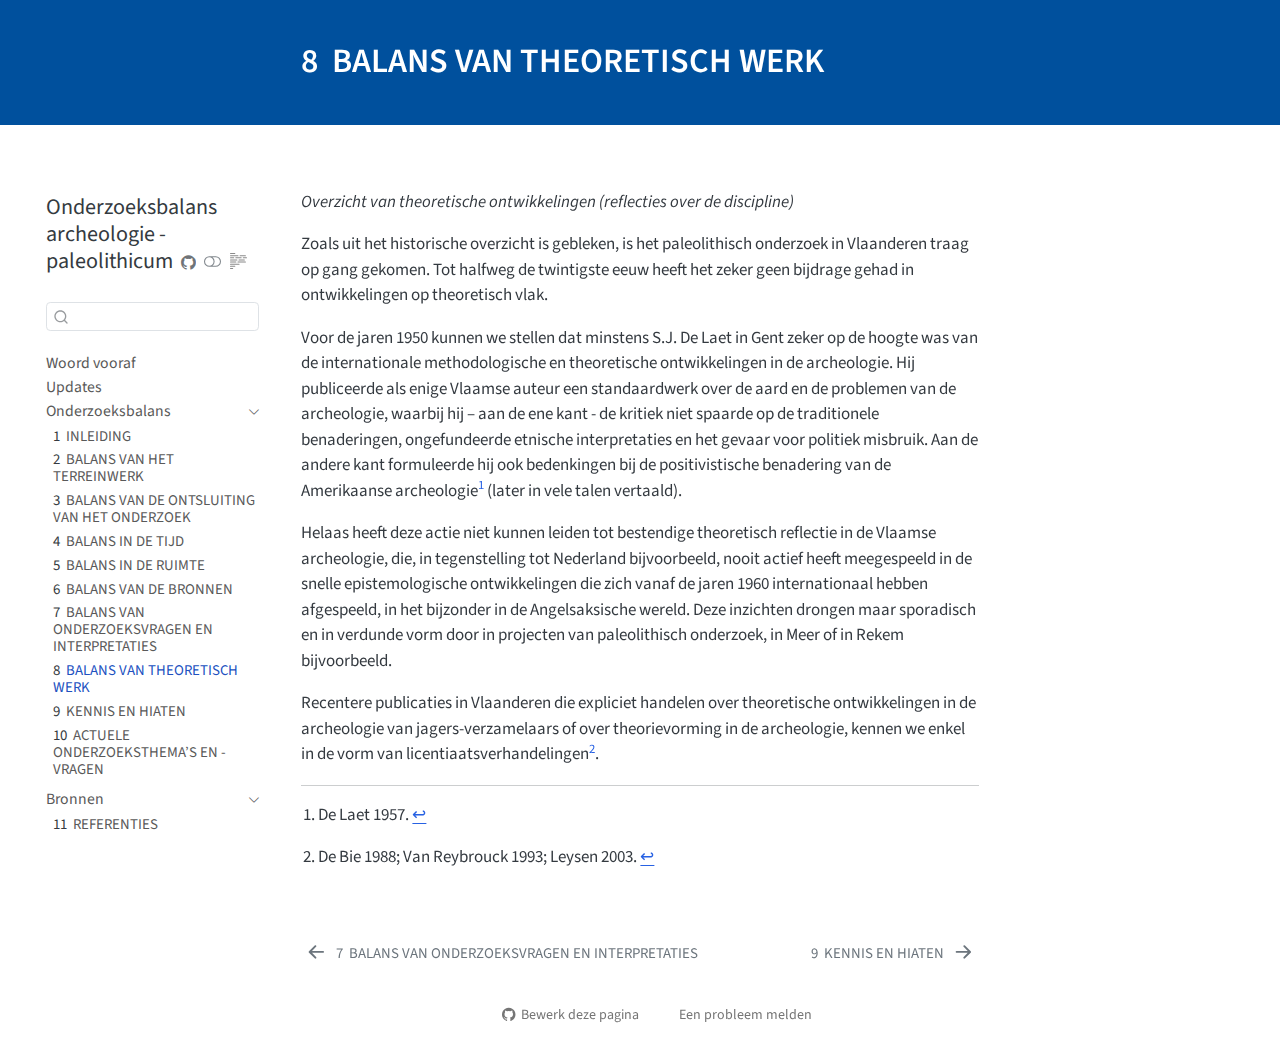
<file: docs/OBPALEO_08.html>
<!DOCTYPE html>
<html xmlns="http://www.w3.org/1999/xhtml" lang="nl" xml:lang="nl"><head>

<meta charset="utf-8">
<meta name="generator" content="quarto-1.5.57">

<meta name="viewport" content="width=device-width, initial-scale=1.0, user-scalable=yes">


<title>8&nbsp; BALANS VAN THEORETISCH WERK – Onderzoeksbalans archeologie - paleolithicum</title>
<style>
code{white-space: pre-wrap;}
span.smallcaps{font-variant: small-caps;}
div.columns{display: flex; gap: min(4vw, 1.5em);}
div.column{flex: auto; overflow-x: auto;}
div.hanging-indent{margin-left: 1.5em; text-indent: -1.5em;}
ul.task-list{list-style: none;}
ul.task-list li input[type="checkbox"] {
  width: 0.8em;
  margin: 0 0.8em 0.2em -1em; /* quarto-specific, see https://github.com/quarto-dev/quarto-cli/issues/4556 */ 
  vertical-align: middle;
}
</style>


<script src="site_libs/quarto-nav/quarto-nav.js"></script>
<script src="site_libs/quarto-nav/headroom.min.js"></script>
<script src="site_libs/clipboard/clipboard.min.js"></script>
<script src="site_libs/quarto-search/autocomplete.umd.js"></script>
<script src="site_libs/quarto-search/fuse.min.js"></script>
<script src="site_libs/quarto-search/quarto-search.js"></script>
<meta name="quarto:offset" content="./">
<link href="./OBPALEO_09.html" rel="next">
<link href="./OBPALEO_07.html" rel="prev">
<script src="site_libs/quarto-html/quarto.js"></script>
<script src="site_libs/quarto-html/popper.min.js"></script>
<script src="site_libs/quarto-html/tippy.umd.min.js"></script>
<script src="site_libs/quarto-html/anchor.min.js"></script>
<link href="site_libs/quarto-html/tippy.css" rel="stylesheet">
<link href="site_libs/quarto-html/quarto-syntax-highlighting.css" rel="stylesheet" class="quarto-color-scheme" id="quarto-text-highlighting-styles">
<link href="site_libs/quarto-html/quarto-syntax-highlighting-dark.css" rel="prefetch" class="quarto-color-scheme quarto-color-alternate" id="quarto-text-highlighting-styles">
<script src="site_libs/bootstrap/bootstrap.min.js"></script>
<link href="site_libs/bootstrap/bootstrap-icons.css" rel="stylesheet">
<link href="site_libs/bootstrap/bootstrap.min.css" rel="stylesheet" class="quarto-color-scheme" id="quarto-bootstrap" data-mode="light">
<link href="site_libs/bootstrap/bootstrap-dark.min.css" rel="prefetch" class="quarto-color-scheme quarto-color-alternate" id="quarto-bootstrap" data-mode="dark">
<script id="quarto-search-options" type="application/json">{
  "location": "sidebar",
  "copy-button": false,
  "collapse-after": 3,
  "panel-placement": "start",
  "type": "textbox",
  "limit": 50,
  "keyboard-shortcut": [
    "f",
    "/",
    "s"
  ],
  "show-item-context": false,
  "language": {
    "search-no-results-text": "Geen resultaat",
    "search-matching-documents-text": "Gevonden documenten",
    "search-copy-link-title": "Kopieer link om te zoeken",
    "search-hide-matches-text": "Extra overeenkomsten verbergen",
    "search-more-match-text": "meer overeenkomst in dit document",
    "search-more-matches-text": "meer overeenkomsten in dit document",
    "search-clear-button-title": "Wissen",
    "search-text-placeholder": "",
    "search-detached-cancel-button-title": "Annuleren",
    "search-submit-button-title": "Verzenden",
    "search-label": "Zoeken"
  }
}</script>
<style>

      .quarto-title-block .quarto-title-banner h1,
      .quarto-title-block .quarto-title-banner h2,
      .quarto-title-block .quarto-title-banner h3,
      .quarto-title-block .quarto-title-banner h4,
      .quarto-title-block .quarto-title-banner h5,
      .quarto-title-block .quarto-title-banner h6
      {
        color: white;
      }

      .quarto-title-block .quarto-title-banner {
        color: white;
background: #00509d;
      }
</style>


</head>

<body class="nav-sidebar floating">

<div id="quarto-search-results"></div>
  <header id="quarto-header" class="headroom fixed-top quarto-banner">
  <nav class="quarto-secondary-nav">
    <div class="container-fluid d-flex">
      <button type="button" class="quarto-btn-toggle btn" data-bs-toggle="collapse" role="button" data-bs-target=".quarto-sidebar-collapse-item" aria-controls="quarto-sidebar" aria-expanded="false" aria-label="Schakel zijbalknavigatie" onclick="if (window.quartoToggleHeadroom) { window.quartoToggleHeadroom(); }">
        <i class="bi bi-layout-text-sidebar-reverse"></i>
      </button>
        <a class="flex-grow-1 no-decor" role="navigation" data-bs-toggle="collapse" data-bs-target=".quarto-sidebar-collapse-item" aria-controls="quarto-sidebar" aria-expanded="false" aria-label="Schakel zijbalknavigatie" onclick="if (window.quartoToggleHeadroom) { window.quartoToggleHeadroom(); }">      
          <h1 class="quarto-secondary-nav-title"><span class="chapter-number">8</span>&nbsp; <span class="chapter-title">BALANS VAN THEORETISCH WERK</span></h1>
        </a>     
      <button type="button" class="btn quarto-search-button" aria-label="Zoeken" onclick="window.quartoOpenSearch();">
        <i class="bi bi-search"></i>
      </button>
    </div>
  </nav>
</header>
<!-- content -->
<header id="title-block-header" class="quarto-title-block default page-columns page-full">
  <div class="quarto-title-banner page-columns page-full">
    <div class="quarto-title column-body">
      <h1 class="title d-none d-lg-block"><span class="chapter-number">8</span>&nbsp; <span class="chapter-title">BALANS VAN THEORETISCH WERK</span></h1>
                      </div>
  </div>
    
  
  <div class="quarto-title-meta">

      
    
      
    </div>
    
  
  </header><div id="quarto-content" class="quarto-container page-columns page-rows-contents page-layout-article">
<!-- sidebar -->
  <nav id="quarto-sidebar" class="sidebar collapse collapse-horizontal quarto-sidebar-collapse-item sidebar-navigation floating overflow-auto">
    <div class="pt-lg-2 mt-2 text-left sidebar-header">
    <div class="sidebar-title mb-0 py-0">
      <a href="./">Onderzoeksbalans archeologie - paleolithicum</a> 
        <div class="sidebar-tools-main tools-wide">
    <a href="https://github.com/hanecakr/onderzoeksbalans_paleolithicum" title="Broncode" class="quarto-navigation-tool px-1" aria-label="Broncode"><i class="bi bi-github"></i></a>
  <a href="" class="quarto-color-scheme-toggle quarto-navigation-tool  px-1" onclick="window.quartoToggleColorScheme(); return false;" title="Schakel donkere modus"><i class="bi"></i></a>
  <a href="" class="quarto-reader-toggle quarto-navigation-tool px-1" onclick="window.quartoToggleReader(); return false;" title="Schakel leesmodus">
  <div class="quarto-reader-toggle-btn">
  <i class="bi"></i>
  </div>
</a>
</div>
    </div>
      </div>
        <div class="mt-2 flex-shrink-0 align-items-center">
        <div class="sidebar-search">
        <div id="quarto-search" class="" title="Zoeken"></div>
        </div>
        </div>
    <div class="sidebar-menu-container"> 
    <ul class="list-unstyled mt-1">
        <li class="sidebar-item">
  <div class="sidebar-item-container"> 
  <a href="./index.html" class="sidebar-item-text sidebar-link">
 <span class="menu-text">Woord vooraf</span></a>
  </div>
</li>
        <li class="sidebar-item">
  <div class="sidebar-item-container"> 
  <a href="./OBPALEO_00_wijzigingen.html" class="sidebar-item-text sidebar-link">
 <span class="menu-text">Updates</span></a>
  </div>
</li>
        <li class="sidebar-item sidebar-item-section">
      <div class="sidebar-item-container"> 
            <a class="sidebar-item-text sidebar-link text-start" data-bs-toggle="collapse" data-bs-target="#quarto-sidebar-section-1" role="navigation" aria-expanded="true">
 <span class="menu-text">Onderzoeksbalans</span></a>
          <a class="sidebar-item-toggle text-start" data-bs-toggle="collapse" data-bs-target="#quarto-sidebar-section-1" role="navigation" aria-expanded="true" aria-label="Schakel sectie">
            <i class="bi bi-chevron-right ms-2"></i>
          </a> 
      </div>
      <ul id="quarto-sidebar-section-1" class="collapse list-unstyled sidebar-section depth1 show">  
          <li class="sidebar-item">
  <div class="sidebar-item-container"> 
  <a href="./OBPALEO_01.html" class="sidebar-item-text sidebar-link">
 <span class="menu-text"><span class="chapter-number">1</span>&nbsp; <span class="chapter-title">INLEIDING</span></span></a>
  </div>
</li>
          <li class="sidebar-item">
  <div class="sidebar-item-container"> 
  <a href="./OBPALEO_02.html" class="sidebar-item-text sidebar-link">
 <span class="menu-text"><span class="chapter-number">2</span>&nbsp; <span class="chapter-title">BALANS VAN HET TERREINWERK</span></span></a>
  </div>
</li>
          <li class="sidebar-item">
  <div class="sidebar-item-container"> 
  <a href="./OBPALEO_03.html" class="sidebar-item-text sidebar-link">
 <span class="menu-text"><span class="chapter-number">3</span>&nbsp; <span class="chapter-title">BALANS VAN DE ONTSLUITING VAN HET ONDERZOEK</span></span></a>
  </div>
</li>
          <li class="sidebar-item">
  <div class="sidebar-item-container"> 
  <a href="./OBPALEO_04.html" class="sidebar-item-text sidebar-link">
 <span class="menu-text"><span class="chapter-number">4</span>&nbsp; <span class="chapter-title">BALANS IN DE TIJD</span></span></a>
  </div>
</li>
          <li class="sidebar-item">
  <div class="sidebar-item-container"> 
  <a href="./OBPALEO_05.html" class="sidebar-item-text sidebar-link">
 <span class="menu-text"><span class="chapter-number">5</span>&nbsp; <span class="chapter-title">BALANS IN DE RUIMTE</span></span></a>
  </div>
</li>
          <li class="sidebar-item">
  <div class="sidebar-item-container"> 
  <a href="./OBPALEO_06.html" class="sidebar-item-text sidebar-link">
 <span class="menu-text"><span class="chapter-number">6</span>&nbsp; <span class="chapter-title">BALANS VAN DE BRONNEN</span></span></a>
  </div>
</li>
          <li class="sidebar-item">
  <div class="sidebar-item-container"> 
  <a href="./OBPALEO_07.html" class="sidebar-item-text sidebar-link">
 <span class="menu-text"><span class="chapter-number">7</span>&nbsp; <span class="chapter-title">BALANS VAN ONDERZOEKSVRAGEN EN INTERPRETATIES</span></span></a>
  </div>
</li>
          <li class="sidebar-item">
  <div class="sidebar-item-container"> 
  <a href="./OBPALEO_08.html" class="sidebar-item-text sidebar-link active">
 <span class="menu-text"><span class="chapter-number">8</span>&nbsp; <span class="chapter-title">BALANS VAN THEORETISCH WERK</span></span></a>
  </div>
</li>
          <li class="sidebar-item">
  <div class="sidebar-item-container"> 
  <a href="./OBPALEO_09.html" class="sidebar-item-text sidebar-link">
 <span class="menu-text"><span class="chapter-number">9</span>&nbsp; <span class="chapter-title">KENNIS EN HIATEN</span></span></a>
  </div>
</li>
          <li class="sidebar-item">
  <div class="sidebar-item-container"> 
  <a href="./OBPALEO_10.html" class="sidebar-item-text sidebar-link">
 <span class="menu-text"><span class="chapter-number">10</span>&nbsp; <span class="chapter-title">ACTUELE ONDERZOEKSTHEMA’S EN -VRAGEN</span></span></a>
  </div>
</li>
      </ul>
  </li>
        <li class="sidebar-item sidebar-item-section">
      <div class="sidebar-item-container"> 
            <a class="sidebar-item-text sidebar-link text-start" data-bs-toggle="collapse" data-bs-target="#quarto-sidebar-section-2" role="navigation" aria-expanded="true">
 <span class="menu-text">Bronnen</span></a>
          <a class="sidebar-item-toggle text-start" data-bs-toggle="collapse" data-bs-target="#quarto-sidebar-section-2" role="navigation" aria-expanded="true" aria-label="Schakel sectie">
            <i class="bi bi-chevron-right ms-2"></i>
          </a> 
      </div>
      <ul id="quarto-sidebar-section-2" class="collapse list-unstyled sidebar-section depth1 show">  
          <li class="sidebar-item">
  <div class="sidebar-item-container"> 
  <a href="./OBPALEO_bibliografie.html" class="sidebar-item-text sidebar-link">
 <span class="menu-text"><span class="chapter-number">11</span>&nbsp; <span class="chapter-title">REFERENTIES</span></span></a>
  </div>
</li>
      </ul>
  </li>
    </ul>
    </div>
</nav>
<div id="quarto-sidebar-glass" class="quarto-sidebar-collapse-item" data-bs-toggle="collapse" data-bs-target=".quarto-sidebar-collapse-item"></div>
<!-- margin-sidebar -->
    <div id="quarto-margin-sidebar" class="sidebar margin-sidebar zindex-bottom">
        
    </div>
<!-- main -->
<main class="content quarto-banner-title-block" id="quarto-document-content">





<p><em>Overzicht van theoretische ontwikkelingen (reflecties over de discipline)</em></p>
<p>Zoals uit het historische overzicht is gebleken, is het paleolithisch onderzoek in Vlaanderen traag op gang gekomen. Tot halfweg de twintigste eeuw heeft het zeker geen bijdrage gehad in ontwikkelingen op theoretisch vlak.</p>
<p>Voor de jaren 1950 kunnen we stellen dat minstens S.J. De Laet in Gent zeker op de hoogte was van de internationale methodologische en theoretische ontwikkelingen in de archeologie. Hij publiceerde als enige Vlaamse auteur een standaardwerk over de aard en de problemen van de archeologie, waarbij hij – aan de ene kant - de kritiek niet spaarde op de traditionele benaderingen, ongefundeerde etnische interpretaties en het gevaar voor politiek misbruik. Aan de andere kant formuleerde hij ook bedenkingen bij de positivistische benadering van de Amerikaanse archeologie<a href="#fn1" class="footnote-ref" id="fnref1" role="doc-noteref"><sup>1</sup></a> (later in vele talen vertaald).</p>
<p>Helaas heeft deze actie niet kunnen leiden tot bestendige theoretisch reflectie in de Vlaamse archeologie, die, in tegenstelling tot Nederland bijvoorbeeld, nooit actief heeft meegespeeld in de snelle epistemologische ontwikkelingen die zich vanaf de jaren 1960 internationaal hebben afgespeeld, in het bijzonder in de Angelsaksische wereld. Deze inzichten drongen maar sporadisch en in verdunde vorm door in projecten van paleolithisch onderzoek, in Meer of in Rekem bijvoorbeeld.</p>
<p>Recentere publicaties in Vlaanderen die expliciet handelen over theoretische ontwikkelingen in de archeologie van jagers-verzamelaars of over theorievorming in de archeologie, kennen we enkel in de vorm van licentiaatsverhandelingen<a href="#fn2" class="footnote-ref" id="fnref2" role="doc-noteref"><sup>2</sup></a>.</p>


<section id="footnotes" class="footnotes footnotes-end-of-document" role="doc-endnotes">
<hr>
<ol>
<li id="fn1"><p>De Laet 1957.<a href="#fnref1" class="footnote-back" role="doc-backlink">↩︎</a></p></li>
<li id="fn2"><p>De Bie 1988; Van Reybrouck 1993; Leysen 2003.<a href="#fnref2" class="footnote-back" role="doc-backlink">↩︎</a></p></li>
</ol>
</section>

</main> <!-- /main -->
<script id="quarto-html-after-body" type="application/javascript">
window.document.addEventListener("DOMContentLoaded", function (event) {
  const toggleBodyColorMode = (bsSheetEl) => {
    const mode = bsSheetEl.getAttribute("data-mode");
    const bodyEl = window.document.querySelector("body");
    if (mode === "dark") {
      bodyEl.classList.add("quarto-dark");
      bodyEl.classList.remove("quarto-light");
    } else {
      bodyEl.classList.add("quarto-light");
      bodyEl.classList.remove("quarto-dark");
    }
  }
  const toggleBodyColorPrimary = () => {
    const bsSheetEl = window.document.querySelector("link#quarto-bootstrap");
    if (bsSheetEl) {
      toggleBodyColorMode(bsSheetEl);
    }
  }
  toggleBodyColorPrimary();  
  const disableStylesheet = (stylesheets) => {
    for (let i=0; i < stylesheets.length; i++) {
      const stylesheet = stylesheets[i];
      stylesheet.rel = 'prefetch';
    }
  }
  const enableStylesheet = (stylesheets) => {
    for (let i=0; i < stylesheets.length; i++) {
      const stylesheet = stylesheets[i];
      stylesheet.rel = 'stylesheet';
    }
  }
  const manageTransitions = (selector, allowTransitions) => {
    const els = window.document.querySelectorAll(selector);
    for (let i=0; i < els.length; i++) {
      const el = els[i];
      if (allowTransitions) {
        el.classList.remove('notransition');
      } else {
        el.classList.add('notransition');
      }
    }
  }
  const toggleGiscusIfUsed = (isAlternate, darkModeDefault) => {
    const baseTheme = document.querySelector('#giscus-base-theme')?.value ?? 'light';
    const alternateTheme = document.querySelector('#giscus-alt-theme')?.value ?? 'dark';
    let newTheme = '';
    if(darkModeDefault) {
      newTheme = isAlternate ? baseTheme : alternateTheme;
    } else {
      newTheme = isAlternate ? alternateTheme : baseTheme;
    }
    const changeGiscusTheme = () => {
      // From: https://github.com/giscus/giscus/issues/336
      const sendMessage = (message) => {
        const iframe = document.querySelector('iframe.giscus-frame');
        if (!iframe) return;
        iframe.contentWindow.postMessage({ giscus: message }, 'https://giscus.app');
      }
      sendMessage({
        setConfig: {
          theme: newTheme
        }
      });
    }
    const isGiscussLoaded = window.document.querySelector('iframe.giscus-frame') !== null;
    if (isGiscussLoaded) {
      changeGiscusTheme();
    }
  }
  const toggleColorMode = (alternate) => {
    // Switch the stylesheets
    const alternateStylesheets = window.document.querySelectorAll('link.quarto-color-scheme.quarto-color-alternate');
    manageTransitions('#quarto-margin-sidebar .nav-link', false);
    if (alternate) {
      enableStylesheet(alternateStylesheets);
      for (const sheetNode of alternateStylesheets) {
        if (sheetNode.id === "quarto-bootstrap") {
          toggleBodyColorMode(sheetNode);
        }
      }
    } else {
      disableStylesheet(alternateStylesheets);
      toggleBodyColorPrimary();
    }
    manageTransitions('#quarto-margin-sidebar .nav-link', true);
    // Switch the toggles
    const toggles = window.document.querySelectorAll('.quarto-color-scheme-toggle');
    for (let i=0; i < toggles.length; i++) {
      const toggle = toggles[i];
      if (toggle) {
        if (alternate) {
          toggle.classList.add("alternate");     
        } else {
          toggle.classList.remove("alternate");
        }
      }
    }
    // Hack to workaround the fact that safari doesn't
    // properly recolor the scrollbar when toggling (#1455)
    if (navigator.userAgent.indexOf('Safari') > 0 && navigator.userAgent.indexOf('Chrome') == -1) {
      manageTransitions("body", false);
      window.scrollTo(0, 1);
      setTimeout(() => {
        window.scrollTo(0, 0);
        manageTransitions("body", true);
      }, 40);  
    }
  }
  const isFileUrl = () => { 
    return window.location.protocol === 'file:';
  }
  const hasAlternateSentinel = () => {  
    let styleSentinel = getColorSchemeSentinel();
    if (styleSentinel !== null) {
      return styleSentinel === "alternate";
    } else {
      return false;
    }
  }
  const setStyleSentinel = (alternate) => {
    const value = alternate ? "alternate" : "default";
    if (!isFileUrl()) {
      window.localStorage.setItem("quarto-color-scheme", value);
    } else {
      localAlternateSentinel = value;
    }
  }
  const getColorSchemeSentinel = () => {
    if (!isFileUrl()) {
      const storageValue = window.localStorage.getItem("quarto-color-scheme");
      return storageValue != null ? storageValue : localAlternateSentinel;
    } else {
      return localAlternateSentinel;
    }
  }
  const darkModeDefault = false;
  let localAlternateSentinel = darkModeDefault ? 'alternate' : 'default';
  // Dark / light mode switch
  window.quartoToggleColorScheme = () => {
    // Read the current dark / light value 
    let toAlternate = !hasAlternateSentinel();
    toggleColorMode(toAlternate);
    setStyleSentinel(toAlternate);
    toggleGiscusIfUsed(toAlternate, darkModeDefault);
  };
  // Ensure there is a toggle, if there isn't float one in the top right
  if (window.document.querySelector('.quarto-color-scheme-toggle') === null) {
    const a = window.document.createElement('a');
    a.classList.add('top-right');
    a.classList.add('quarto-color-scheme-toggle');
    a.href = "";
    a.onclick = function() { try { window.quartoToggleColorScheme(); } catch {} return false; };
    const i = window.document.createElement("i");
    i.classList.add('bi');
    a.appendChild(i);
    window.document.body.appendChild(a);
  }
  // Switch to dark mode if need be
  if (hasAlternateSentinel()) {
    toggleColorMode(true);
  } else {
    toggleColorMode(false);
  }
  const icon = "";
  const anchorJS = new window.AnchorJS();
  anchorJS.options = {
    placement: 'right',
    icon: icon
  };
  anchorJS.add('.anchored');
  const isCodeAnnotation = (el) => {
    for (const clz of el.classList) {
      if (clz.startsWith('code-annotation-')) {                     
        return true;
      }
    }
    return false;
  }
  const onCopySuccess = function(e) {
    // button target
    const button = e.trigger;
    // don't keep focus
    button.blur();
    // flash "checked"
    button.classList.add('code-copy-button-checked');
    var currentTitle = button.getAttribute("title");
    button.setAttribute("title", "Gekopieerd!");
    let tooltip;
    if (window.bootstrap) {
      button.setAttribute("data-bs-toggle", "tooltip");
      button.setAttribute("data-bs-placement", "left");
      button.setAttribute("data-bs-title", "Gekopieerd!");
      tooltip = new bootstrap.Tooltip(button, 
        { trigger: "manual", 
          customClass: "code-copy-button-tooltip",
          offset: [0, -8]});
      tooltip.show();    
    }
    setTimeout(function() {
      if (tooltip) {
        tooltip.hide();
        button.removeAttribute("data-bs-title");
        button.removeAttribute("data-bs-toggle");
        button.removeAttribute("data-bs-placement");
      }
      button.setAttribute("title", currentTitle);
      button.classList.remove('code-copy-button-checked');
    }, 1000);
    // clear code selection
    e.clearSelection();
  }
  const getTextToCopy = function(trigger) {
      const codeEl = trigger.previousElementSibling.cloneNode(true);
      for (const childEl of codeEl.children) {
        if (isCodeAnnotation(childEl)) {
          childEl.remove();
        }
      }
      return codeEl.innerText;
  }
  const clipboard = new window.ClipboardJS('.code-copy-button:not([data-in-quarto-modal])', {
    text: getTextToCopy
  });
  clipboard.on('success', onCopySuccess);
  if (window.document.getElementById('quarto-embedded-source-code-modal')) {
    // For code content inside modals, clipBoardJS needs to be initialized with a container option
    // TODO: Check when it could be a function (https://github.com/zenorocha/clipboard.js/issues/860)
    const clipboardModal = new window.ClipboardJS('.code-copy-button[data-in-quarto-modal]', {
      text: getTextToCopy,
      container: window.document.getElementById('quarto-embedded-source-code-modal')
    });
    clipboardModal.on('success', onCopySuccess);
  }
    var localhostRegex = new RegExp(/^(?:http|https):\/\/localhost\:?[0-9]*\//);
    var mailtoRegex = new RegExp(/^mailto:/);
      var filterRegex = new RegExp("https:\/\/hanecakr\.github\.io\/onderzoeksbalans_paleolithicum\/");
    var isInternal = (href) => {
        return filterRegex.test(href) || localhostRegex.test(href) || mailtoRegex.test(href);
    }
    // Inspect non-navigation links and adorn them if external
 	var links = window.document.querySelectorAll('a[href]:not(.nav-link):not(.navbar-brand):not(.toc-action):not(.sidebar-link):not(.sidebar-item-toggle):not(.pagination-link):not(.no-external):not([aria-hidden]):not(.dropdown-item):not(.quarto-navigation-tool):not(.about-link)');
    for (var i=0; i<links.length; i++) {
      const link = links[i];
      if (!isInternal(link.href)) {
        // undo the damage that might have been done by quarto-nav.js in the case of
        // links that we want to consider external
        if (link.dataset.originalHref !== undefined) {
          link.href = link.dataset.originalHref;
        }
          // target, if specified
          link.setAttribute("target", "_blank");
          if (link.getAttribute("rel") === null) {
            link.setAttribute("rel", "noopener");
          }
      }
    }
  function tippyHover(el, contentFn, onTriggerFn, onUntriggerFn) {
    const config = {
      allowHTML: true,
      maxWidth: 500,
      delay: 100,
      arrow: false,
      appendTo: function(el) {
          return el.parentElement;
      },
      interactive: true,
      interactiveBorder: 10,
      theme: 'quarto',
      placement: 'bottom-start',
    };
    if (contentFn) {
      config.content = contentFn;
    }
    if (onTriggerFn) {
      config.onTrigger = onTriggerFn;
    }
    if (onUntriggerFn) {
      config.onUntrigger = onUntriggerFn;
    }
    window.tippy(el, config); 
  }
  const noterefs = window.document.querySelectorAll('a[role="doc-noteref"]');
  for (var i=0; i<noterefs.length; i++) {
    const ref = noterefs[i];
    tippyHover(ref, function() {
      // use id or data attribute instead here
      let href = ref.getAttribute('data-footnote-href') || ref.getAttribute('href');
      try { href = new URL(href).hash; } catch {}
      const id = href.replace(/^#\/?/, "");
      const note = window.document.getElementById(id);
      if (note) {
        return note.innerHTML;
      } else {
        return "";
      }
    });
  }
  const xrefs = window.document.querySelectorAll('a.quarto-xref');
  const processXRef = (id, note) => {
    // Strip column container classes
    const stripColumnClz = (el) => {
      el.classList.remove("page-full", "page-columns");
      if (el.children) {
        for (const child of el.children) {
          stripColumnClz(child);
        }
      }
    }
    stripColumnClz(note)
    if (id === null || id.startsWith('sec-')) {
      // Special case sections, only their first couple elements
      const container = document.createElement("div");
      if (note.children && note.children.length > 2) {
        container.appendChild(note.children[0].cloneNode(true));
        for (let i = 1; i < note.children.length; i++) {
          const child = note.children[i];
          if (child.tagName === "P" && child.innerText === "") {
            continue;
          } else {
            container.appendChild(child.cloneNode(true));
            break;
          }
        }
        if (window.Quarto?.typesetMath) {
          window.Quarto.typesetMath(container);
        }
        return container.innerHTML
      } else {
        if (window.Quarto?.typesetMath) {
          window.Quarto.typesetMath(note);
        }
        return note.innerHTML;
      }
    } else {
      // Remove any anchor links if they are present
      const anchorLink = note.querySelector('a.anchorjs-link');
      if (anchorLink) {
        anchorLink.remove();
      }
      if (window.Quarto?.typesetMath) {
        window.Quarto.typesetMath(note);
      }
      // TODO in 1.5, we should make sure this works without a callout special case
      if (note.classList.contains("callout")) {
        return note.outerHTML;
      } else {
        return note.innerHTML;
      }
    }
  }
  for (var i=0; i<xrefs.length; i++) {
    const xref = xrefs[i];
    tippyHover(xref, undefined, function(instance) {
      instance.disable();
      let url = xref.getAttribute('href');
      let hash = undefined; 
      if (url.startsWith('#')) {
        hash = url;
      } else {
        try { hash = new URL(url).hash; } catch {}
      }
      if (hash) {
        const id = hash.replace(/^#\/?/, "");
        const note = window.document.getElementById(id);
        if (note !== null) {
          try {
            const html = processXRef(id, note.cloneNode(true));
            instance.setContent(html);
          } finally {
            instance.enable();
            instance.show();
          }
        } else {
          // See if we can fetch this
          fetch(url.split('#')[0])
          .then(res => res.text())
          .then(html => {
            const parser = new DOMParser();
            const htmlDoc = parser.parseFromString(html, "text/html");
            const note = htmlDoc.getElementById(id);
            if (note !== null) {
              const html = processXRef(id, note);
              instance.setContent(html);
            } 
          }).finally(() => {
            instance.enable();
            instance.show();
          });
        }
      } else {
        // See if we can fetch a full url (with no hash to target)
        // This is a special case and we should probably do some content thinning / targeting
        fetch(url)
        .then(res => res.text())
        .then(html => {
          const parser = new DOMParser();
          const htmlDoc = parser.parseFromString(html, "text/html");
          const note = htmlDoc.querySelector('main.content');
          if (note !== null) {
            // This should only happen for chapter cross references
            // (since there is no id in the URL)
            // remove the first header
            if (note.children.length > 0 && note.children[0].tagName === "HEADER") {
              note.children[0].remove();
            }
            const html = processXRef(null, note);
            instance.setContent(html);
          } 
        }).finally(() => {
          instance.enable();
          instance.show();
        });
      }
    }, function(instance) {
    });
  }
      let selectedAnnoteEl;
      const selectorForAnnotation = ( cell, annotation) => {
        let cellAttr = 'data-code-cell="' + cell + '"';
        let lineAttr = 'data-code-annotation="' +  annotation + '"';
        const selector = 'span[' + cellAttr + '][' + lineAttr + ']';
        return selector;
      }
      const selectCodeLines = (annoteEl) => {
        const doc = window.document;
        const targetCell = annoteEl.getAttribute("data-target-cell");
        const targetAnnotation = annoteEl.getAttribute("data-target-annotation");
        const annoteSpan = window.document.querySelector(selectorForAnnotation(targetCell, targetAnnotation));
        const lines = annoteSpan.getAttribute("data-code-lines").split(",");
        const lineIds = lines.map((line) => {
          return targetCell + "-" + line;
        })
        let top = null;
        let height = null;
        let parent = null;
        if (lineIds.length > 0) {
            //compute the position of the single el (top and bottom and make a div)
            const el = window.document.getElementById(lineIds[0]);
            top = el.offsetTop;
            height = el.offsetHeight;
            parent = el.parentElement.parentElement;
          if (lineIds.length > 1) {
            const lastEl = window.document.getElementById(lineIds[lineIds.length - 1]);
            const bottom = lastEl.offsetTop + lastEl.offsetHeight;
            height = bottom - top;
          }
          if (top !== null && height !== null && parent !== null) {
            // cook up a div (if necessary) and position it 
            let div = window.document.getElementById("code-annotation-line-highlight");
            if (div === null) {
              div = window.document.createElement("div");
              div.setAttribute("id", "code-annotation-line-highlight");
              div.style.position = 'absolute';
              parent.appendChild(div);
            }
            div.style.top = top - 2 + "px";
            div.style.height = height + 4 + "px";
            div.style.left = 0;
            let gutterDiv = window.document.getElementById("code-annotation-line-highlight-gutter");
            if (gutterDiv === null) {
              gutterDiv = window.document.createElement("div");
              gutterDiv.setAttribute("id", "code-annotation-line-highlight-gutter");
              gutterDiv.style.position = 'absolute';
              const codeCell = window.document.getElementById(targetCell);
              const gutter = codeCell.querySelector('.code-annotation-gutter');
              gutter.appendChild(gutterDiv);
            }
            gutterDiv.style.top = top - 2 + "px";
            gutterDiv.style.height = height + 4 + "px";
          }
          selectedAnnoteEl = annoteEl;
        }
      };
      const unselectCodeLines = () => {
        const elementsIds = ["code-annotation-line-highlight", "code-annotation-line-highlight-gutter"];
        elementsIds.forEach((elId) => {
          const div = window.document.getElementById(elId);
          if (div) {
            div.remove();
          }
        });
        selectedAnnoteEl = undefined;
      };
        // Handle positioning of the toggle
    window.addEventListener(
      "resize",
      throttle(() => {
        elRect = undefined;
        if (selectedAnnoteEl) {
          selectCodeLines(selectedAnnoteEl);
        }
      }, 10)
    );
    function throttle(fn, ms) {
    let throttle = false;
    let timer;
      return (...args) => {
        if(!throttle) { // first call gets through
            fn.apply(this, args);
            throttle = true;
        } else { // all the others get throttled
            if(timer) clearTimeout(timer); // cancel #2
            timer = setTimeout(() => {
              fn.apply(this, args);
              timer = throttle = false;
            }, ms);
        }
      };
    }
      // Attach click handler to the DT
      const annoteDls = window.document.querySelectorAll('dt[data-target-cell]');
      for (const annoteDlNode of annoteDls) {
        annoteDlNode.addEventListener('click', (event) => {
          const clickedEl = event.target;
          if (clickedEl !== selectedAnnoteEl) {
            unselectCodeLines();
            const activeEl = window.document.querySelector('dt[data-target-cell].code-annotation-active');
            if (activeEl) {
              activeEl.classList.remove('code-annotation-active');
            }
            selectCodeLines(clickedEl);
            clickedEl.classList.add('code-annotation-active');
          } else {
            // Unselect the line
            unselectCodeLines();
            clickedEl.classList.remove('code-annotation-active');
          }
        });
      }
  const findCites = (el) => {
    const parentEl = el.parentElement;
    if (parentEl) {
      const cites = parentEl.dataset.cites;
      if (cites) {
        return {
          el,
          cites: cites.split(' ')
        };
      } else {
        return findCites(el.parentElement)
      }
    } else {
      return undefined;
    }
  };
  var bibliorefs = window.document.querySelectorAll('a[role="doc-biblioref"]');
  for (var i=0; i<bibliorefs.length; i++) {
    const ref = bibliorefs[i];
    const citeInfo = findCites(ref);
    if (citeInfo) {
      tippyHover(citeInfo.el, function() {
        var popup = window.document.createElement('div');
        citeInfo.cites.forEach(function(cite) {
          var citeDiv = window.document.createElement('div');
          citeDiv.classList.add('hanging-indent');
          citeDiv.classList.add('csl-entry');
          var biblioDiv = window.document.getElementById('ref-' + cite);
          if (biblioDiv) {
            citeDiv.innerHTML = biblioDiv.innerHTML;
          }
          popup.appendChild(citeDiv);
        });
        return popup.innerHTML;
      });
    }
  }
});
</script>
<nav class="page-navigation">
  <div class="nav-page nav-page-previous">
      <a href="./OBPALEO_07.html" class="pagination-link" aria-label="BALANS VAN ONDERZOEKSVRAGEN EN INTERPRETATIES">
        <i class="bi bi-arrow-left-short"></i> <span class="nav-page-text"><span class="chapter-number">7</span>&nbsp; <span class="chapter-title">BALANS VAN ONDERZOEKSVRAGEN EN INTERPRETATIES</span></span>
      </a>          
  </div>
  <div class="nav-page nav-page-next">
      <a href="./OBPALEO_09.html" class="pagination-link" aria-label="KENNIS EN HIATEN">
        <span class="nav-page-text"><span class="chapter-number">9</span>&nbsp; <span class="chapter-title">KENNIS EN HIATEN</span></span> <i class="bi bi-arrow-right-short"></i>
      </a>
  </div>
</nav>
</div> <!-- /content -->




<footer class="footer"><div class="nav-footer"><div class="nav-footer-center"><div class="toc-actions"><ul><li><a href="https://github.com/hanecakr/onderzoeksbalans_paleolithicum/edit/main/OBPALEO_08.qmd" class="toc-action"><i class="bi bi-github"></i>Bewerk deze pagina</a></li><li><a href="https://github.com/hanecakr/onderzoeksbalans_paleolithicum/issues/new" class="toc-action"><i class="bi empty"></i>Een probleem melden</a></li></ul></div></div></div></footer></body></html>
</file>
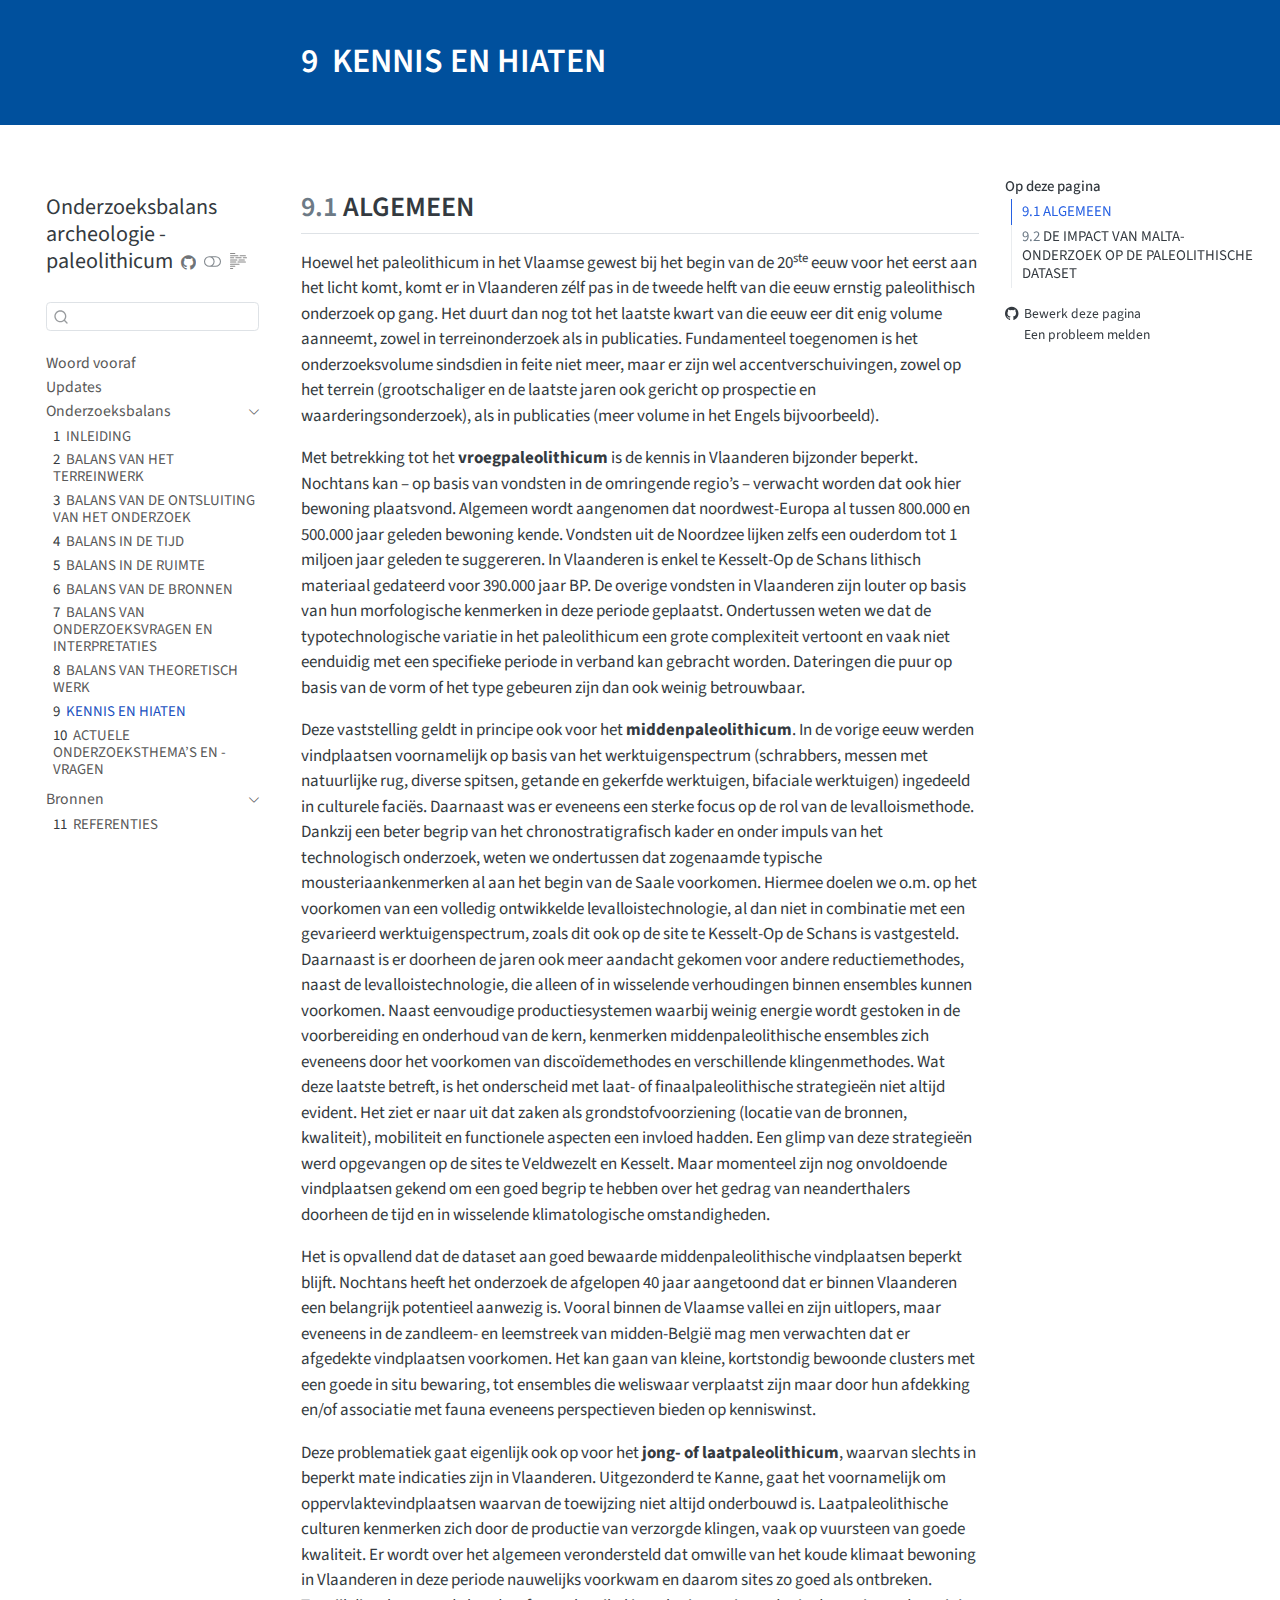
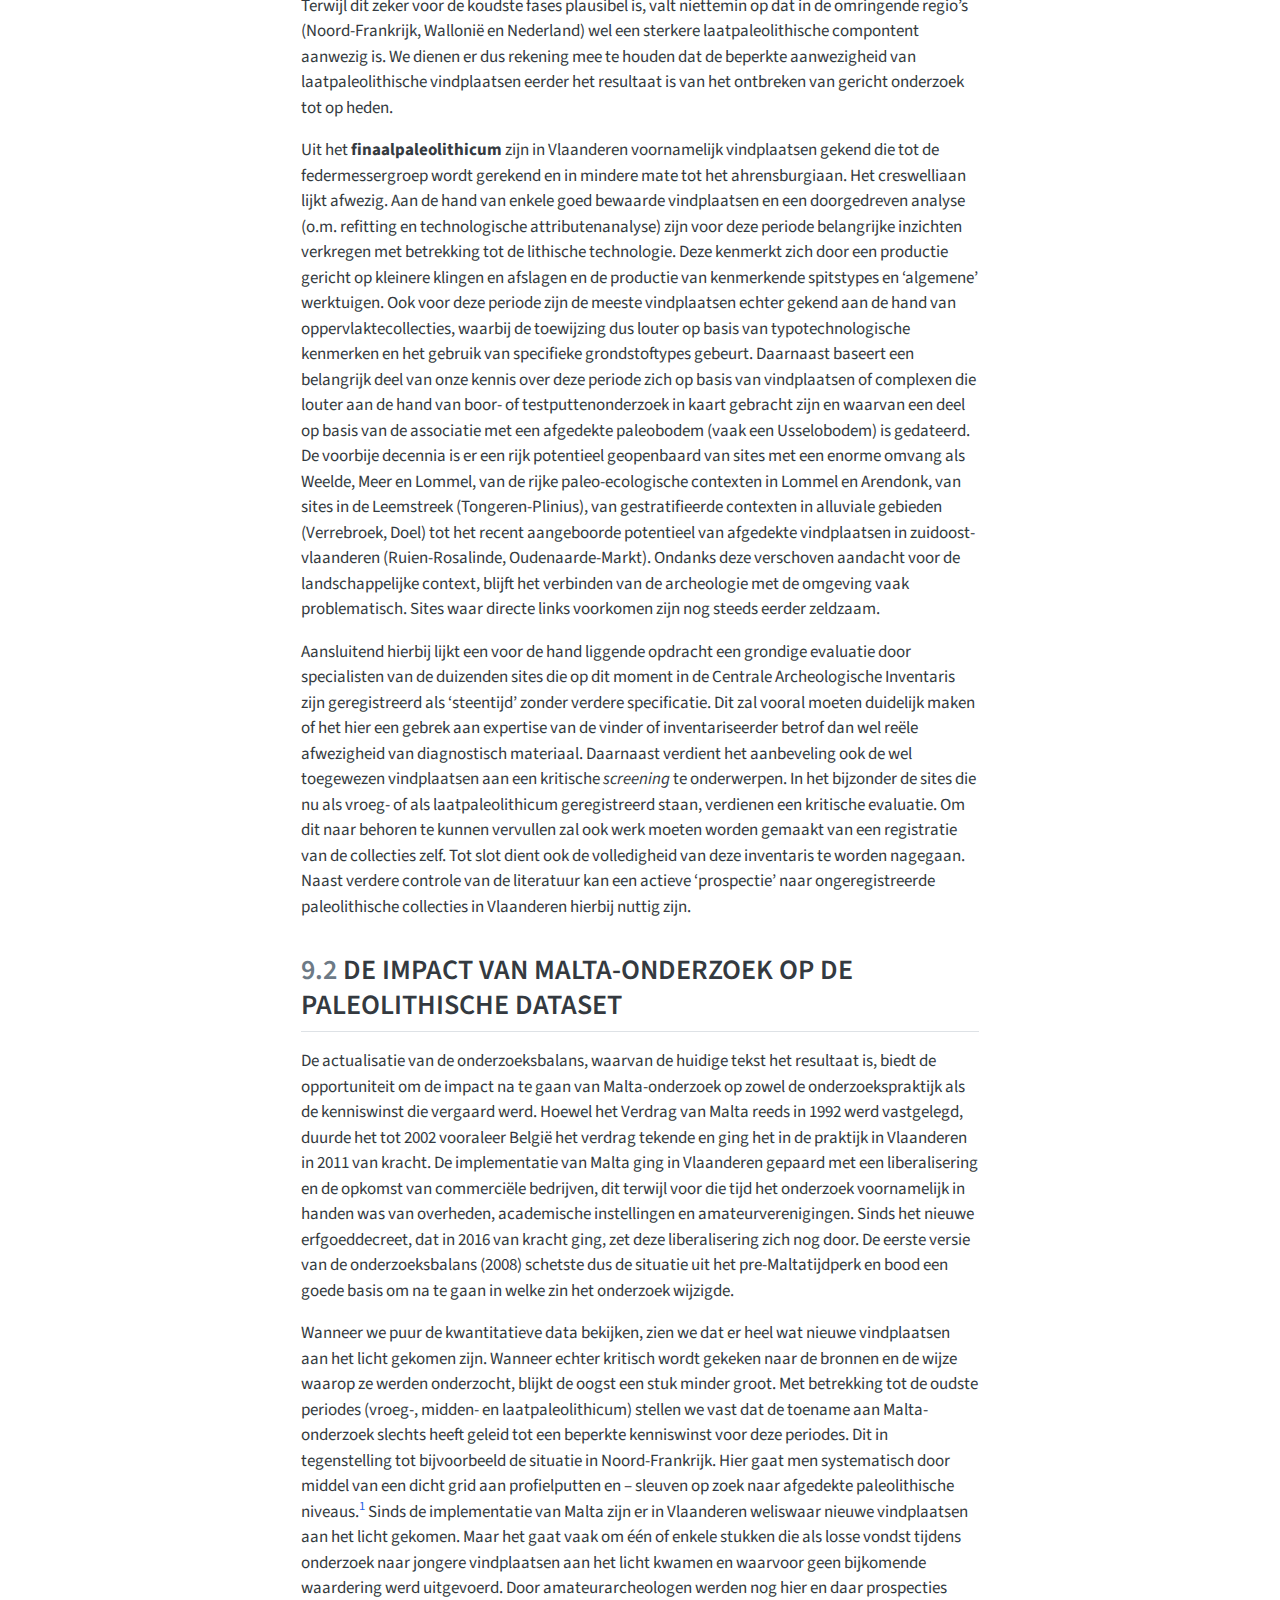
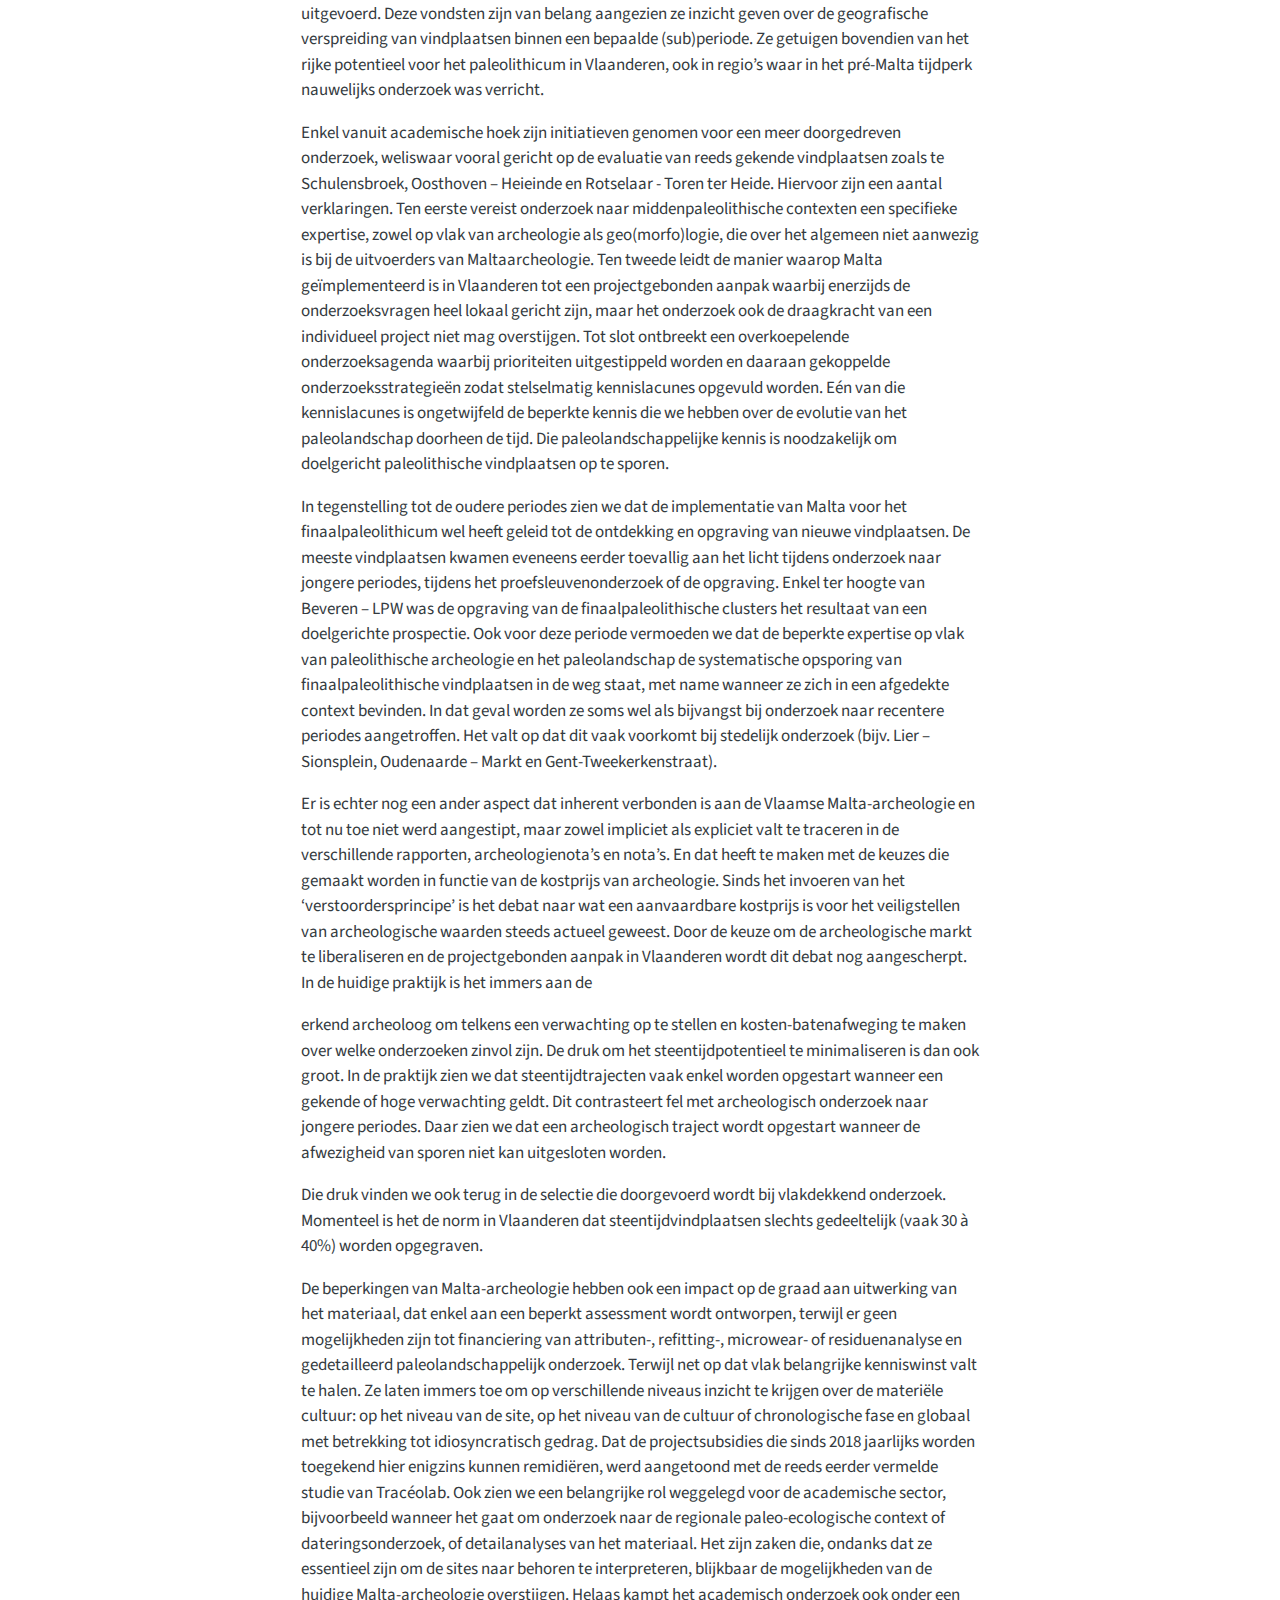
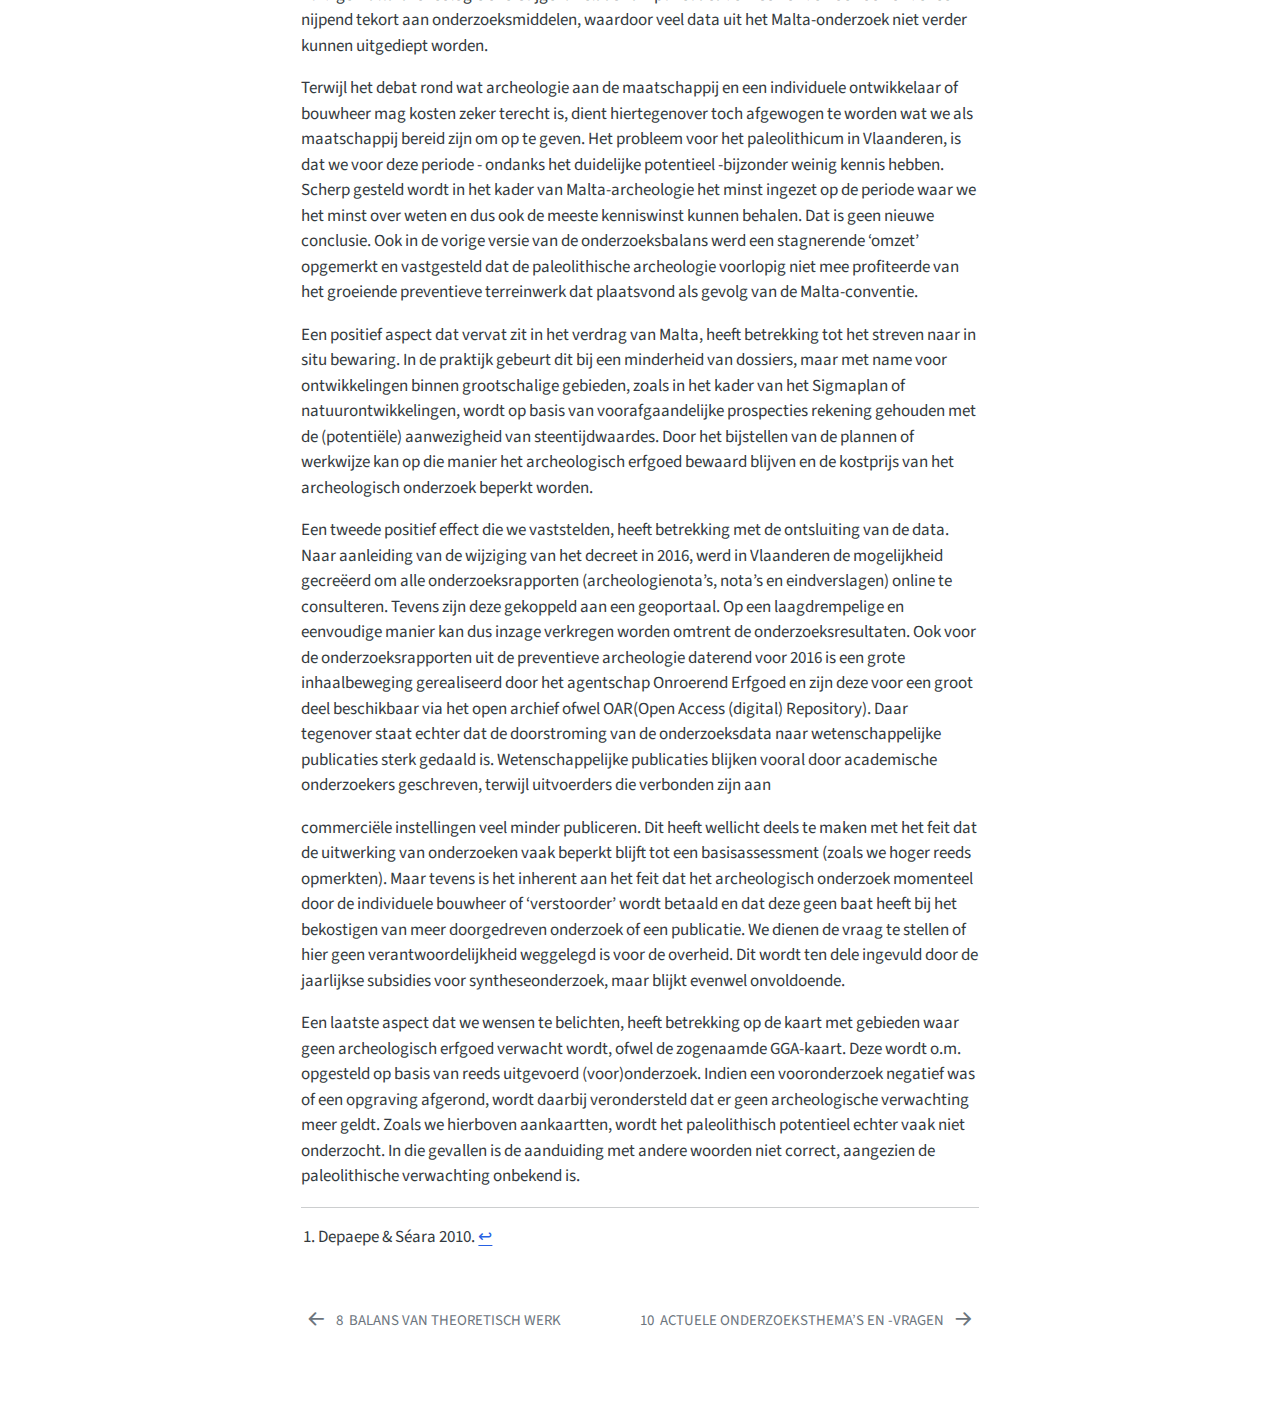
<file: docs/OBPALEO_09.html>
<!DOCTYPE html>
<html xmlns="http://www.w3.org/1999/xhtml" lang="nl" xml:lang="nl"><head>

<meta charset="utf-8">
<meta name="generator" content="quarto-1.5.57">

<meta name="viewport" content="width=device-width, initial-scale=1.0, user-scalable=yes">


<title>9&nbsp; KENNIS EN HIATEN – Onderzoeksbalans archeologie - paleolithicum</title>
<style>
code{white-space: pre-wrap;}
span.smallcaps{font-variant: small-caps;}
div.columns{display: flex; gap: min(4vw, 1.5em);}
div.column{flex: auto; overflow-x: auto;}
div.hanging-indent{margin-left: 1.5em; text-indent: -1.5em;}
ul.task-list{list-style: none;}
ul.task-list li input[type="checkbox"] {
  width: 0.8em;
  margin: 0 0.8em 0.2em -1em; /* quarto-specific, see https://github.com/quarto-dev/quarto-cli/issues/4556 */ 
  vertical-align: middle;
}
</style>


<script src="site_libs/quarto-nav/quarto-nav.js"></script>
<script src="site_libs/quarto-nav/headroom.min.js"></script>
<script src="site_libs/clipboard/clipboard.min.js"></script>
<script src="site_libs/quarto-search/autocomplete.umd.js"></script>
<script src="site_libs/quarto-search/fuse.min.js"></script>
<script src="site_libs/quarto-search/quarto-search.js"></script>
<meta name="quarto:offset" content="./">
<link href="./OBPALEO_10.html" rel="next">
<link href="./OBPALEO_08.html" rel="prev">
<script src="site_libs/quarto-html/quarto.js"></script>
<script src="site_libs/quarto-html/popper.min.js"></script>
<script src="site_libs/quarto-html/tippy.umd.min.js"></script>
<script src="site_libs/quarto-html/anchor.min.js"></script>
<link href="site_libs/quarto-html/tippy.css" rel="stylesheet">
<link href="site_libs/quarto-html/quarto-syntax-highlighting.css" rel="stylesheet" class="quarto-color-scheme" id="quarto-text-highlighting-styles">
<link href="site_libs/quarto-html/quarto-syntax-highlighting-dark.css" rel="prefetch" class="quarto-color-scheme quarto-color-alternate" id="quarto-text-highlighting-styles">
<script src="site_libs/bootstrap/bootstrap.min.js"></script>
<link href="site_libs/bootstrap/bootstrap-icons.css" rel="stylesheet">
<link href="site_libs/bootstrap/bootstrap.min.css" rel="stylesheet" class="quarto-color-scheme" id="quarto-bootstrap" data-mode="light">
<link href="site_libs/bootstrap/bootstrap-dark.min.css" rel="prefetch" class="quarto-color-scheme quarto-color-alternate" id="quarto-bootstrap" data-mode="dark">
<script id="quarto-search-options" type="application/json">{
  "location": "sidebar",
  "copy-button": false,
  "collapse-after": 3,
  "panel-placement": "start",
  "type": "textbox",
  "limit": 50,
  "keyboard-shortcut": [
    "f",
    "/",
    "s"
  ],
  "show-item-context": false,
  "language": {
    "search-no-results-text": "Geen resultaat",
    "search-matching-documents-text": "Gevonden documenten",
    "search-copy-link-title": "Kopieer link om te zoeken",
    "search-hide-matches-text": "Extra overeenkomsten verbergen",
    "search-more-match-text": "meer overeenkomst in dit document",
    "search-more-matches-text": "meer overeenkomsten in dit document",
    "search-clear-button-title": "Wissen",
    "search-text-placeholder": "",
    "search-detached-cancel-button-title": "Annuleren",
    "search-submit-button-title": "Verzenden",
    "search-label": "Zoeken"
  }
}</script>
<style>

      .quarto-title-block .quarto-title-banner h1,
      .quarto-title-block .quarto-title-banner h2,
      .quarto-title-block .quarto-title-banner h3,
      .quarto-title-block .quarto-title-banner h4,
      .quarto-title-block .quarto-title-banner h5,
      .quarto-title-block .quarto-title-banner h6
      {
        color: white;
      }

      .quarto-title-block .quarto-title-banner {
        color: white;
background: #00509d;
      }
</style>


</head>

<body class="nav-sidebar floating">

<div id="quarto-search-results"></div>
  <header id="quarto-header" class="headroom fixed-top quarto-banner">
  <nav class="quarto-secondary-nav">
    <div class="container-fluid d-flex">
      <button type="button" class="quarto-btn-toggle btn" data-bs-toggle="collapse" role="button" data-bs-target=".quarto-sidebar-collapse-item" aria-controls="quarto-sidebar" aria-expanded="false" aria-label="Schakel zijbalknavigatie" onclick="if (window.quartoToggleHeadroom) { window.quartoToggleHeadroom(); }">
        <i class="bi bi-layout-text-sidebar-reverse"></i>
      </button>
        <a class="flex-grow-1 no-decor" role="navigation" data-bs-toggle="collapse" data-bs-target=".quarto-sidebar-collapse-item" aria-controls="quarto-sidebar" aria-expanded="false" aria-label="Schakel zijbalknavigatie" onclick="if (window.quartoToggleHeadroom) { window.quartoToggleHeadroom(); }">      
          <h1 class="quarto-secondary-nav-title"><span class="chapter-number">9</span>&nbsp; <span class="chapter-title">KENNIS EN HIATEN</span></h1>
        </a>     
      <button type="button" class="btn quarto-search-button" aria-label="Zoeken" onclick="window.quartoOpenSearch();">
        <i class="bi bi-search"></i>
      </button>
    </div>
  </nav>
</header>
<!-- content -->
<header id="title-block-header" class="quarto-title-block default page-columns page-full">
  <div class="quarto-title-banner page-columns page-full">
    <div class="quarto-title column-body">
      <h1 class="title d-none d-lg-block"><span class="chapter-number">9</span>&nbsp; <span class="chapter-title">KENNIS EN HIATEN</span></h1>
                      </div>
  </div>
    
  
  <div class="quarto-title-meta">

      
    
      
    </div>
    
  
  </header><div id="quarto-content" class="quarto-container page-columns page-rows-contents page-layout-article">
<!-- sidebar -->
  <nav id="quarto-sidebar" class="sidebar collapse collapse-horizontal quarto-sidebar-collapse-item sidebar-navigation floating overflow-auto">
    <div class="pt-lg-2 mt-2 text-left sidebar-header">
    <div class="sidebar-title mb-0 py-0">
      <a href="./">Onderzoeksbalans archeologie - paleolithicum</a> 
        <div class="sidebar-tools-main tools-wide">
    <a href="https://github.com/hanecakr/onderzoeksbalans_paleolithicum" title="Broncode" class="quarto-navigation-tool px-1" aria-label="Broncode"><i class="bi bi-github"></i></a>
  <a href="" class="quarto-color-scheme-toggle quarto-navigation-tool  px-1" onclick="window.quartoToggleColorScheme(); return false;" title="Schakel donkere modus"><i class="bi"></i></a>
  <a href="" class="quarto-reader-toggle quarto-navigation-tool px-1" onclick="window.quartoToggleReader(); return false;" title="Schakel leesmodus">
  <div class="quarto-reader-toggle-btn">
  <i class="bi"></i>
  </div>
</a>
</div>
    </div>
      </div>
        <div class="mt-2 flex-shrink-0 align-items-center">
        <div class="sidebar-search">
        <div id="quarto-search" class="" title="Zoeken"></div>
        </div>
        </div>
    <div class="sidebar-menu-container"> 
    <ul class="list-unstyled mt-1">
        <li class="sidebar-item">
  <div class="sidebar-item-container"> 
  <a href="./index.html" class="sidebar-item-text sidebar-link">
 <span class="menu-text">Woord vooraf</span></a>
  </div>
</li>
        <li class="sidebar-item">
  <div class="sidebar-item-container"> 
  <a href="./OBPALEO_00_wijzigingen.html" class="sidebar-item-text sidebar-link">
 <span class="menu-text">Updates</span></a>
  </div>
</li>
        <li class="sidebar-item sidebar-item-section">
      <div class="sidebar-item-container"> 
            <a class="sidebar-item-text sidebar-link text-start" data-bs-toggle="collapse" data-bs-target="#quarto-sidebar-section-1" role="navigation" aria-expanded="true">
 <span class="menu-text">Onderzoeksbalans</span></a>
          <a class="sidebar-item-toggle text-start" data-bs-toggle="collapse" data-bs-target="#quarto-sidebar-section-1" role="navigation" aria-expanded="true" aria-label="Schakel sectie">
            <i class="bi bi-chevron-right ms-2"></i>
          </a> 
      </div>
      <ul id="quarto-sidebar-section-1" class="collapse list-unstyled sidebar-section depth1 show">  
          <li class="sidebar-item">
  <div class="sidebar-item-container"> 
  <a href="./OBPALEO_01.html" class="sidebar-item-text sidebar-link">
 <span class="menu-text"><span class="chapter-number">1</span>&nbsp; <span class="chapter-title">INLEIDING</span></span></a>
  </div>
</li>
          <li class="sidebar-item">
  <div class="sidebar-item-container"> 
  <a href="./OBPALEO_02.html" class="sidebar-item-text sidebar-link">
 <span class="menu-text"><span class="chapter-number">2</span>&nbsp; <span class="chapter-title">BALANS VAN HET TERREINWERK</span></span></a>
  </div>
</li>
          <li class="sidebar-item">
  <div class="sidebar-item-container"> 
  <a href="./OBPALEO_03.html" class="sidebar-item-text sidebar-link">
 <span class="menu-text"><span class="chapter-number">3</span>&nbsp; <span class="chapter-title">BALANS VAN DE ONTSLUITING VAN HET ONDERZOEK</span></span></a>
  </div>
</li>
          <li class="sidebar-item">
  <div class="sidebar-item-container"> 
  <a href="./OBPALEO_04.html" class="sidebar-item-text sidebar-link">
 <span class="menu-text"><span class="chapter-number">4</span>&nbsp; <span class="chapter-title">BALANS IN DE TIJD</span></span></a>
  </div>
</li>
          <li class="sidebar-item">
  <div class="sidebar-item-container"> 
  <a href="./OBPALEO_05.html" class="sidebar-item-text sidebar-link">
 <span class="menu-text"><span class="chapter-number">5</span>&nbsp; <span class="chapter-title">BALANS IN DE RUIMTE</span></span></a>
  </div>
</li>
          <li class="sidebar-item">
  <div class="sidebar-item-container"> 
  <a href="./OBPALEO_06.html" class="sidebar-item-text sidebar-link">
 <span class="menu-text"><span class="chapter-number">6</span>&nbsp; <span class="chapter-title">BALANS VAN DE BRONNEN</span></span></a>
  </div>
</li>
          <li class="sidebar-item">
  <div class="sidebar-item-container"> 
  <a href="./OBPALEO_07.html" class="sidebar-item-text sidebar-link">
 <span class="menu-text"><span class="chapter-number">7</span>&nbsp; <span class="chapter-title">BALANS VAN ONDERZOEKSVRAGEN EN INTERPRETATIES</span></span></a>
  </div>
</li>
          <li class="sidebar-item">
  <div class="sidebar-item-container"> 
  <a href="./OBPALEO_08.html" class="sidebar-item-text sidebar-link">
 <span class="menu-text"><span class="chapter-number">8</span>&nbsp; <span class="chapter-title">BALANS VAN THEORETISCH WERK</span></span></a>
  </div>
</li>
          <li class="sidebar-item">
  <div class="sidebar-item-container"> 
  <a href="./OBPALEO_09.html" class="sidebar-item-text sidebar-link active">
 <span class="menu-text"><span class="chapter-number">9</span>&nbsp; <span class="chapter-title">KENNIS EN HIATEN</span></span></a>
  </div>
</li>
          <li class="sidebar-item">
  <div class="sidebar-item-container"> 
  <a href="./OBPALEO_10.html" class="sidebar-item-text sidebar-link">
 <span class="menu-text"><span class="chapter-number">10</span>&nbsp; <span class="chapter-title">ACTUELE ONDERZOEKSTHEMA’S EN -VRAGEN</span></span></a>
  </div>
</li>
      </ul>
  </li>
        <li class="sidebar-item sidebar-item-section">
      <div class="sidebar-item-container"> 
            <a class="sidebar-item-text sidebar-link text-start" data-bs-toggle="collapse" data-bs-target="#quarto-sidebar-section-2" role="navigation" aria-expanded="true">
 <span class="menu-text">Bronnen</span></a>
          <a class="sidebar-item-toggle text-start" data-bs-toggle="collapse" data-bs-target="#quarto-sidebar-section-2" role="navigation" aria-expanded="true" aria-label="Schakel sectie">
            <i class="bi bi-chevron-right ms-2"></i>
          </a> 
      </div>
      <ul id="quarto-sidebar-section-2" class="collapse list-unstyled sidebar-section depth1 show">  
          <li class="sidebar-item">
  <div class="sidebar-item-container"> 
  <a href="./OBPALEO_bibliografie.html" class="sidebar-item-text sidebar-link">
 <span class="menu-text"><span class="chapter-number">11</span>&nbsp; <span class="chapter-title">REFERENTIES</span></span></a>
  </div>
</li>
      </ul>
  </li>
    </ul>
    </div>
</nav>
<div id="quarto-sidebar-glass" class="quarto-sidebar-collapse-item" data-bs-toggle="collapse" data-bs-target=".quarto-sidebar-collapse-item"></div>
<!-- margin-sidebar -->
    <div id="quarto-margin-sidebar" class="sidebar margin-sidebar">
        <nav id="TOC" role="doc-toc" class="toc-active">
    <h2 id="toc-title">Op deze pagina</h2>
   
  <ul>
  <li><a href="#algemeen" id="toc-algemeen" class="nav-link active" data-scroll-target="#algemeen"><span class="header-section-number">9.1</span> ALGEMEEN</a></li>
  <li><a href="#de-impact-van-malta-onderzoek-op-de-paleolithische-dataset" id="toc-de-impact-van-malta-onderzoek-op-de-paleolithische-dataset" class="nav-link" data-scroll-target="#de-impact-van-malta-onderzoek-op-de-paleolithische-dataset"><span class="header-section-number">9.2</span> DE IMPACT VAN MALTA-ONDERZOEK OP DE PALEOLITHISCHE DATASET</a></li>
  </ul>
<div class="toc-actions"><ul><li><a href="https://github.com/hanecakr/onderzoeksbalans_paleolithicum/edit/main/OBPALEO_09.qmd" class="toc-action"><i class="bi bi-github"></i>Bewerk deze pagina</a></li><li><a href="https://github.com/hanecakr/onderzoeksbalans_paleolithicum/issues/new" class="toc-action"><i class="bi empty"></i>Een probleem melden</a></li></ul></div></nav>
    </div>
<!-- main -->
<main class="content quarto-banner-title-block" id="quarto-document-content">





<section id="algemeen" class="level2" data-number="9.1">
<h2 data-number="9.1" class="anchored" data-anchor-id="algemeen"><span class="header-section-number">9.1</span> ALGEMEEN</h2>
<p>Hoewel het paleolithicum in het Vlaamse gewest bij het begin van de 20<sup>ste</sup> eeuw voor het eerst aan het licht komt, komt er in Vlaanderen zélf pas in de tweede helft van die eeuw ernstig paleolithisch onderzoek op gang. Het duurt dan nog tot het laatste kwart van die eeuw eer dit enig volume aanneemt, zowel in terreinonderzoek als in publicaties. Fundamenteel toegenomen is het onderzoeksvolume sindsdien in feite niet meer, maar er zijn wel accentverschuivingen, zowel op het terrein (grootschaliger en de laatste jaren ook gericht op prospectie en waarderingsonderzoek), als in publicaties (meer volume in het Engels bijvoorbeeld).</p>
<p>Met betrekking tot het <strong>vroegpaleolithicum</strong> is de kennis in Vlaanderen bijzonder beperkt. Nochtans kan – op basis van vondsten in de omringende regio’s – verwacht worden dat ook hier bewoning plaatsvond. Algemeen wordt aangenomen dat noordwest-Europa al tussen 800.000 en 500.000 jaar geleden bewoning kende. Vondsten uit de Noordzee lijken zelfs een ouderdom tot 1 miljoen jaar geleden te suggereren. In Vlaanderen is enkel te Kesselt-Op de Schans lithisch materiaal gedateerd voor 390.000 jaar BP. De overige vondsten in Vlaanderen zijn louter op basis van hun morfologische kenmerken in deze periode geplaatst. Ondertussen weten we dat de typotechnologische variatie in het paleolithicum een grote complexiteit vertoont en vaak niet eenduidig met een specifieke periode in verband kan gebracht worden. Dateringen die puur op basis van de vorm of het type gebeuren zijn dan ook weinig betrouwbaar.</p>
<p>Deze vaststelling geldt in principe ook voor het <strong>middenpaleolithicum</strong>. In de vorige eeuw werden vindplaatsen voornamelijk op basis van het werktuigenspectrum (schrabbers, messen met natuurlijke rug, diverse spitsen, getande en gekerfde werktuigen, bifaciale werktuigen) ingedeeld in culturele faciës. Daarnaast was er eveneens een sterke focus op de rol van de levalloismethode. Dankzij een beter begrip van het chronostratigrafisch kader en onder impuls van het technologisch onderzoek, weten we ondertussen dat zogenaamde typische mousteriaankenmerken al aan het begin van de Saale voorkomen. Hiermee doelen we o.m. op het voorkomen van een volledig ontwikkelde levalloistechnologie, al dan niet in combinatie met een gevarieerd werktuigenspectrum, zoals dit ook op de site te Kesselt-Op de Schans is vastgesteld. Daarnaast is er doorheen de jaren ook meer aandacht gekomen voor andere reductiemethodes, naast de levalloistechnologie, die alleen of in wisselende verhoudingen binnen ensembles kunnen voorkomen. Naast eenvoudige productiesystemen waarbij weinig energie wordt gestoken in de voorbereiding en onderhoud van de kern, kenmerken middenpaleolithische ensembles zich eveneens door het voorkomen van discoïdemethodes en verschillende klingenmethodes. Wat deze laatste betreft, is het onderscheid met laat- of finaalpaleolithische strategieën niet altijd evident. Het ziet er naar uit dat zaken als grondstofvoorziening (locatie van de bronnen, kwaliteit), mobiliteit en functionele aspecten een invloed hadden. Een glimp van deze strategieën werd opgevangen op de sites te Veldwezelt en Kesselt. Maar momenteel zijn nog onvoldoende vindplaatsen gekend om een goed begrip te hebben over het gedrag van neanderthalers doorheen de tijd en in wisselende klimatologische omstandigheden.</p>
<p>Het is opvallend dat de dataset aan goed bewaarde middenpaleolithische vindplaatsen beperkt blijft. Nochtans heeft het onderzoek de afgelopen 40 jaar aangetoond dat er binnen Vlaanderen een belangrijk potentieel aanwezig is. Vooral binnen de Vlaamse vallei en zijn uitlopers, maar eveneens in de zandleem- en leemstreek van midden-België mag men verwachten dat er afgedekte vindplaatsen voorkomen. Het kan gaan van kleine, kortstondig bewoonde clusters met een goede in situ bewaring, tot ensembles die weliswaar verplaatst zijn maar door hun afdekking en/of associatie met fauna eveneens perspectieven bieden op kenniswinst.</p>
<p>Deze problematiek gaat eigenlijk ook op voor het <strong>jong- of laatpaleolithicum</strong>, waarvan slechts in beperkt mate indicaties zijn in Vlaanderen. Uitgezonderd te Kanne, gaat het voornamelijk om oppervlaktevindplaatsen waarvan de toewijzing niet altijd onderbouwd is. Laatpaleolithische culturen kenmerken zich door de productie van verzorgde klingen, vaak op vuursteen van goede kwaliteit. Er wordt over het algemeen verondersteld dat omwille van het koude klimaat bewoning in Vlaanderen in deze periode nauwelijks voorkwam en daarom sites zo goed als ontbreken. Terwijl dit zeker voor de koudste fases plausibel is, valt niettemin op dat in de omringende regio’s (Noord-Frankrijk, Wallonië en Nederland) wel een sterkere laatpaleolithische compontent aanwezig is. We dienen er dus rekening mee te houden dat de beperkte aanwezigheid van laatpaleolithische vindplaatsen eerder het resultaat is van het ontbreken van gericht onderzoek tot op heden.</p>
<p>Uit het <strong>finaalpaleolithicum</strong> zijn in Vlaanderen voornamelijk vindplaatsen gekend die tot de federmessergroep wordt gerekend en in mindere mate tot het ahrensburgiaan. Het creswelliaan lijkt afwezig. Aan de hand van enkele goed bewaarde vindplaatsen en een doorgedreven analyse (o.m. refitting en technologische attributenanalyse) zijn voor deze periode belangrijke inzichten verkregen met betrekking tot de lithische technologie. Deze kenmerkt zich door een productie gericht op kleinere klingen en afslagen en de productie van kenmerkende spitstypes en ‘algemene’ werktuigen. Ook voor deze periode zijn de meeste vindplaatsen echter gekend aan de hand van oppervlaktecollecties, waarbij de toewijzing dus louter op basis van typotechnologische kenmerken en het gebruik van specifieke grondstoftypes gebeurt. Daarnaast baseert een belangrijk deel van onze kennis over deze periode zich op basis van vindplaatsen of complexen die louter aan de hand van boor- of testputtenonderzoek in kaart gebracht zijn en waarvan een deel op basis van de associatie met een afgedekte paleobodem (vaak een Usselobodem) is gedateerd. De voorbije decennia is er een rijk potentieel geopenbaard van sites met een enorme omvang als Weelde, Meer en Lommel, van de rijke paleo-ecologische contexten in Lommel en Arendonk, van sites in de Leemstreek (Tongeren-Plinius), van gestratifieerde contexten in alluviale gebieden (Verrebroek, Doel) tot het recent aangeboorde potentieel van afgedekte vindplaatsen in zuidoost-vlaanderen (Ruien-Rosalinde, Oudenaarde-Markt). Ondanks deze verschoven aandacht voor de landschappelijke context, blijft het verbinden van de archeologie met de omgeving vaak problematisch. Sites waar directe links voorkomen zijn nog steeds eerder zeldzaam.</p>
<p>Aansluitend hierbij lijkt een voor de hand liggende opdracht een grondige evaluatie door specialisten van de duizenden sites die op dit moment in de Centrale Archeologische Inventaris zijn geregistreerd als ‘steentijd’ zonder verdere specificatie. Dit zal vooral moeten duidelijk maken of het hier een gebrek aan expertise van de vinder of inventariseerder betrof dan wel reële afwezigheid van diagnostisch materiaal. Daarnaast verdient het aanbeveling ook de wel toegewezen vindplaatsen aan een kritische <em>screening</em> te onderwerpen. In het bijzonder de sites die nu als vroeg- of als laatpaleolithicum geregistreerd staan, verdienen een kritische evaluatie. Om dit naar behoren te kunnen vervullen zal ook werk moeten worden gemaakt van een registratie van de collecties zelf. Tot slot dient ook de volledigheid van deze inventaris te worden nagegaan. Naast verdere controle van de literatuur kan een actieve ‘prospectie’ naar ongeregistreerde paleolithische collecties in Vlaanderen hierbij nuttig zijn.</p>
</section>
<section id="de-impact-van-malta-onderzoek-op-de-paleolithische-dataset" class="level2" data-number="9.2">
<h2 data-number="9.2" class="anchored" data-anchor-id="de-impact-van-malta-onderzoek-op-de-paleolithische-dataset"><span class="header-section-number">9.2</span> DE IMPACT VAN MALTA-ONDERZOEK OP DE PALEOLITHISCHE DATASET</h2>
<p>De actualisatie van de onderzoeksbalans, waarvan de huidige tekst het resultaat is, biedt de opportuniteit om de impact na te gaan van Malta-onderzoek op zowel de onderzoekspraktijk als de kenniswinst die vergaard werd. Hoewel het Verdrag van Malta reeds in 1992 werd vastgelegd, duurde het tot 2002 vooraleer België het verdrag tekende en ging het in de praktijk in Vlaanderen in 2011 van kracht. De implementatie van Malta ging in Vlaanderen gepaard met een liberalisering en de opkomst van commerciële bedrijven, dit terwijl voor die tijd het onderzoek voornamelijk in handen was van overheden, academische instellingen en amateurverenigingen. Sinds het nieuwe erfgoeddecreet, dat in 2016 van kracht ging, zet deze liberalisering zich nog door. De eerste versie van de onderzoeksbalans (2008) schetste dus de situatie uit het pre-Maltatijdperk en bood een goede basis om na te gaan in welke zin het onderzoek wijzigde.</p>
<p>Wanneer we puur de kwantitatieve data bekijken, zien we dat er heel wat nieuwe vindplaatsen aan het licht gekomen zijn. Wanneer echter kritisch wordt gekeken naar de bronnen en de wijze waarop ze werden onderzocht, blijkt de oogst een stuk minder groot. Met betrekking tot de oudste periodes (vroeg-, midden- en laatpaleolithicum) stellen we vast dat de toename aan Malta-onderzoek slechts heeft geleid tot een beperkte kenniswinst voor deze periodes. Dit in tegenstelling tot bijvoorbeeld de situatie in Noord-Frankrijk. Hier gaat men systematisch door middel van een dicht grid aan profielputten en – sleuven op zoek naar afgedekte paleolithische niveaus.<a href="#fn1" class="footnote-ref" id="fnref1" role="doc-noteref"><sup>1</sup></a> Sinds de implementatie van Malta zijn er in Vlaanderen weliswaar nieuwe vindplaatsen aan het licht gekomen. Maar het gaat vaak om één of enkele stukken die als losse vondst tijdens onderzoek naar jongere vindplaatsen aan het licht kwamen en waarvoor geen bijkomende waardering werd uitgevoerd. Door amateurarcheologen werden nog hier en daar prospecties uitgevoerd. Deze vondsten zijn van belang aangezien ze inzicht geven over de geografische verspreiding van vindplaatsen binnen een bepaalde (sub)periode. Ze getuigen bovendien van het rijke potentieel voor het paleolithicum in Vlaanderen, ook in regio’s waar in het pré-Malta tijdperk nauwelijks onderzoek was verricht.</p>
<p>Enkel vanuit academische hoek zijn initiatieven genomen voor een meer doorgedreven onderzoek, weliswaar vooral gericht op de evaluatie van reeds gekende vindplaatsen zoals te Schulensbroek, Oosthoven – Heieinde en Rotselaar - Toren ter Heide. Hiervoor zijn een aantal verklaringen. Ten eerste vereist onderzoek naar middenpaleolithische contexten een specifieke expertise, zowel op vlak van archeologie als geo(morfo)logie, die over het algemeen niet aanwezig is bij de uitvoerders van Maltaarcheologie. Ten tweede leidt de manier waarop Malta geïmplementeerd is in Vlaanderen tot een projectgebonden aanpak waarbij enerzijds de onderzoeksvragen heel lokaal gericht zijn, maar het onderzoek ook de draagkracht van een individueel project niet mag overstijgen. Tot slot ontbreekt een overkoepelende onderzoeksagenda waarbij prioriteiten uitgestippeld worden en daaraan gekoppelde onderzoeksstrategieën zodat stelselmatig kennislacunes opgevuld worden. Eén van die kennislacunes is ongetwijfeld de beperkte kennis die we hebben over de evolutie van het paleolandschap doorheen de tijd. Die paleolandschappelijke kennis is noodzakelijk om doelgericht paleolithische vindplaatsen op te sporen.</p>
<p>In tegenstelling tot de oudere periodes zien we dat de implementatie van Malta voor het finaalpaleolithicum wel heeft geleid tot de ontdekking en opgraving van nieuwe vindplaatsen. De meeste vindplaatsen kwamen eveneens eerder toevallig aan het licht tijdens onderzoek naar jongere periodes, tijdens het proefsleuvenonderzoek of de opgraving. Enkel ter hoogte van Beveren – LPW was de opgraving van de finaalpaleolithische clusters het resultaat van een doelgerichte prospectie. Ook voor deze periode vermoeden we dat de beperkte expertise op vlak van paleolithische archeologie en het paleolandschap de systematische opsporing van finaalpaleolithische vindplaatsen in de weg staat, met name wanneer ze zich in een afgedekte context bevinden. In dat geval worden ze soms wel als bijvangst bij onderzoek naar recentere periodes aangetroffen. Het valt op dat dit vaak voorkomt bij stedelijk onderzoek (bijv. Lier – Sionsplein, Oudenaarde – Markt en Gent-Tweekerkenstraat).</p>
<p>Er is echter nog een ander aspect dat inherent verbonden is aan de Vlaamse Malta-archeologie en tot nu toe niet werd aangestipt, maar zowel impliciet als expliciet valt te traceren in de verschillende rapporten, archeologienota’s en nota’s. En dat heeft te maken met de keuzes die gemaakt worden in functie van de kostprijs van archeologie. Sinds het invoeren van het ‘verstoordersprincipe’ is het debat naar wat een aanvaardbare kostprijs is voor het veiligstellen van archeologische waarden steeds actueel geweest. Door de keuze om de archeologische markt te liberaliseren en de projectgebonden aanpak in Vlaanderen wordt dit debat nog aangescherpt. In de huidige praktijk is het immers aan de</p>
<p>erkend archeoloog om telkens een verwachting op te stellen en kosten-batenafweging te maken over welke onderzoeken zinvol zijn. De druk om het steentijdpotentieel te minimaliseren is dan ook groot. In de praktijk zien we dat steentijdtrajecten vaak enkel worden opgestart wanneer een gekende of hoge verwachting geldt. Dit contrasteert fel met archeologisch onderzoek naar jongere periodes. Daar zien we dat een archeologisch traject wordt opgestart wanneer de afwezigheid van sporen niet kan uitgesloten worden.</p>
<p>Die druk vinden we ook terug in de selectie die doorgevoerd wordt bij vlakdekkend onderzoek. Momenteel is het de norm in Vlaanderen dat steentijdvindplaatsen slechts gedeeltelijk (vaak 30 à 40%) worden opgegraven.</p>
<p>De beperkingen van Malta-archeologie hebben ook een impact op de graad aan uitwerking van het materiaal, dat enkel aan een beperkt assessment wordt ontworpen, terwijl er geen mogelijkheden zijn tot financiering van attributen-, refitting-, microwear- of residuenanalyse en gedetailleerd paleolandschappelijk onderzoek. Terwijl net op dat vlak belangrijke kenniswinst valt te halen. Ze laten immers toe om op verschillende niveaus inzicht te krijgen over de materiële cultuur: op het niveau van de site, op het niveau van de cultuur of chronologische fase en globaal met betrekking tot idiosyncratisch gedrag. Dat de projectsubsidies die sinds 2018 jaarlijks worden toegekend hier enigzins kunnen remidiëren, werd aangetoond met de reeds eerder vermelde studie van Tracéolab. Ook zien we een belangrijke rol weggelegd voor de academische sector, bijvoorbeeld wanneer het gaat om onderzoek naar de regionale paleo-ecologische context of dateringsonderzoek, of detailanalyses van het materiaal. Het zijn zaken die, ondanks dat ze essentieel zijn om de sites naar behoren te interpreteren, blijkbaar de mogelijkheden van de huidige Malta-archeologie overstijgen. Helaas kampt het academisch onderzoek ook onder een nijpend tekort aan onderzoeksmiddelen, waardoor veel data uit het Malta-onderzoek niet verder kunnen uitgediept worden.</p>
<p>Terwijl het debat rond wat archeologie aan de maatschappij en een individuele ontwikkelaar of bouwheer mag kosten zeker terecht is, dient hiertegenover toch afgewogen te worden wat we als maatschappij bereid zijn om op te geven. Het probleem voor het paleolithicum in Vlaanderen, is dat we voor deze periode - ondanks het duidelijke potentieel -bijzonder weinig kennis hebben. Scherp gesteld wordt in het kader van Malta-archeologie het minst ingezet op de periode waar we het minst over weten en dus ook de meeste kenniswinst kunnen behalen. Dat is geen nieuwe conclusie. Ook in de vorige versie van de onderzoeksbalans werd een stagnerende ‘omzet’ opgemerkt en vastgesteld dat de paleolithische archeologie voorlopig niet mee profiteerde van het groeiende preventieve terreinwerk dat plaatsvond als gevolg van de Malta-conventie.</p>
<p>Een positief aspect dat vervat zit in het verdrag van Malta, heeft betrekking tot het streven naar in situ bewaring. In de praktijk gebeurt dit bij een minderheid van dossiers, maar met name voor ontwikkelingen binnen grootschalige gebieden, zoals in het kader van het Sigmaplan of natuurontwikkelingen, wordt op basis van voorafgaandelijke prospecties rekening gehouden met de (potentiële) aanwezigheid van steentijdwaardes. Door het bijstellen van de plannen of werkwijze kan op die manier het archeologisch erfgoed bewaard blijven en de kostprijs van het archeologisch onderzoek beperkt worden.</p>
<p>Een tweede positief effect die we vaststelden, heeft betrekking met de ontsluiting van de data. Naar aanleiding van de wijziging van het decreet in 2016, werd in Vlaanderen de mogelijkheid gecreëerd om alle onderzoeksrapporten (archeologienota’s, nota’s en eindverslagen) online te consulteren. Tevens zijn deze gekoppeld aan een geoportaal. Op een laagdrempelige en eenvoudige manier kan dus inzage verkregen worden omtrent de onderzoeksresultaten. Ook voor de onderzoeksrapporten uit de preventieve archeologie daterend voor 2016 is een grote inhaalbeweging gerealiseerd door het agentschap Onroerend Erfgoed en zijn deze voor een groot deel beschikbaar via het open archief ofwel OAR(Open Access (digital) Repository). Daar tegenover staat echter dat de doorstroming van de onderzoeksdata naar wetenschappelijke publicaties sterk gedaald is. Wetenschappelijke publicaties blijken vooral door academische onderzoekers geschreven, terwijl uitvoerders die verbonden zijn aan</p>
<p>commerciële instellingen veel minder publiceren. Dit heeft wellicht deels te maken met het feit dat de uitwerking van onderzoeken vaak beperkt blijft tot een basisassessment (zoals we hoger reeds opmerkten). Maar tevens is het inherent aan het feit dat het archeologisch onderzoek momenteel door de individuele bouwheer of ‘verstoorder’ wordt betaald en dat deze geen baat heeft bij het bekostigen van meer doorgedreven onderzoek of een publicatie. We dienen de vraag te stellen of hier geen verantwoordelijkheid weggelegd is voor de overheid. Dit wordt ten dele ingevuld door de jaarlijkse subsidies voor syntheseonderzoek, maar blijkt evenwel onvoldoende.</p>
<p>Een laatste aspect dat we wensen te belichten, heeft betrekking op de kaart met gebieden waar geen archeologisch erfgoed verwacht wordt, ofwel de zogenaamde GGA-kaart. Deze wordt o.m. opgesteld op basis van reeds uitgevoerd (voor)onderzoek. Indien een vooronderzoek negatief was of een opgraving afgerond, wordt daarbij verondersteld dat er geen archeologische verwachting meer geldt. Zoals we hierboven aankaartten, wordt het paleolithisch potentieel echter vaak niet onderzocht. In die gevallen is de aanduiding met andere woorden niet correct, aangezien de paleolithische verwachting onbekend is.</p>


</section>
<section id="footnotes" class="footnotes footnotes-end-of-document" role="doc-endnotes">
<hr>
<ol>
<li id="fn1"><p>Depaepe &amp; Séara 2010.<a href="#fnref1" class="footnote-back" role="doc-backlink">↩︎</a></p></li>
</ol>
</section>

</main> <!-- /main -->
<script id="quarto-html-after-body" type="application/javascript">
window.document.addEventListener("DOMContentLoaded", function (event) {
  const toggleBodyColorMode = (bsSheetEl) => {
    const mode = bsSheetEl.getAttribute("data-mode");
    const bodyEl = window.document.querySelector("body");
    if (mode === "dark") {
      bodyEl.classList.add("quarto-dark");
      bodyEl.classList.remove("quarto-light");
    } else {
      bodyEl.classList.add("quarto-light");
      bodyEl.classList.remove("quarto-dark");
    }
  }
  const toggleBodyColorPrimary = () => {
    const bsSheetEl = window.document.querySelector("link#quarto-bootstrap");
    if (bsSheetEl) {
      toggleBodyColorMode(bsSheetEl);
    }
  }
  toggleBodyColorPrimary();  
  const disableStylesheet = (stylesheets) => {
    for (let i=0; i < stylesheets.length; i++) {
      const stylesheet = stylesheets[i];
      stylesheet.rel = 'prefetch';
    }
  }
  const enableStylesheet = (stylesheets) => {
    for (let i=0; i < stylesheets.length; i++) {
      const stylesheet = stylesheets[i];
      stylesheet.rel = 'stylesheet';
    }
  }
  const manageTransitions = (selector, allowTransitions) => {
    const els = window.document.querySelectorAll(selector);
    for (let i=0; i < els.length; i++) {
      const el = els[i];
      if (allowTransitions) {
        el.classList.remove('notransition');
      } else {
        el.classList.add('notransition');
      }
    }
  }
  const toggleGiscusIfUsed = (isAlternate, darkModeDefault) => {
    const baseTheme = document.querySelector('#giscus-base-theme')?.value ?? 'light';
    const alternateTheme = document.querySelector('#giscus-alt-theme')?.value ?? 'dark';
    let newTheme = '';
    if(darkModeDefault) {
      newTheme = isAlternate ? baseTheme : alternateTheme;
    } else {
      newTheme = isAlternate ? alternateTheme : baseTheme;
    }
    const changeGiscusTheme = () => {
      // From: https://github.com/giscus/giscus/issues/336
      const sendMessage = (message) => {
        const iframe = document.querySelector('iframe.giscus-frame');
        if (!iframe) return;
        iframe.contentWindow.postMessage({ giscus: message }, 'https://giscus.app');
      }
      sendMessage({
        setConfig: {
          theme: newTheme
        }
      });
    }
    const isGiscussLoaded = window.document.querySelector('iframe.giscus-frame') !== null;
    if (isGiscussLoaded) {
      changeGiscusTheme();
    }
  }
  const toggleColorMode = (alternate) => {
    // Switch the stylesheets
    const alternateStylesheets = window.document.querySelectorAll('link.quarto-color-scheme.quarto-color-alternate');
    manageTransitions('#quarto-margin-sidebar .nav-link', false);
    if (alternate) {
      enableStylesheet(alternateStylesheets);
      for (const sheetNode of alternateStylesheets) {
        if (sheetNode.id === "quarto-bootstrap") {
          toggleBodyColorMode(sheetNode);
        }
      }
    } else {
      disableStylesheet(alternateStylesheets);
      toggleBodyColorPrimary();
    }
    manageTransitions('#quarto-margin-sidebar .nav-link', true);
    // Switch the toggles
    const toggles = window.document.querySelectorAll('.quarto-color-scheme-toggle');
    for (let i=0; i < toggles.length; i++) {
      const toggle = toggles[i];
      if (toggle) {
        if (alternate) {
          toggle.classList.add("alternate");     
        } else {
          toggle.classList.remove("alternate");
        }
      }
    }
    // Hack to workaround the fact that safari doesn't
    // properly recolor the scrollbar when toggling (#1455)
    if (navigator.userAgent.indexOf('Safari') > 0 && navigator.userAgent.indexOf('Chrome') == -1) {
      manageTransitions("body", false);
      window.scrollTo(0, 1);
      setTimeout(() => {
        window.scrollTo(0, 0);
        manageTransitions("body", true);
      }, 40);  
    }
  }
  const isFileUrl = () => { 
    return window.location.protocol === 'file:';
  }
  const hasAlternateSentinel = () => {  
    let styleSentinel = getColorSchemeSentinel();
    if (styleSentinel !== null) {
      return styleSentinel === "alternate";
    } else {
      return false;
    }
  }
  const setStyleSentinel = (alternate) => {
    const value = alternate ? "alternate" : "default";
    if (!isFileUrl()) {
      window.localStorage.setItem("quarto-color-scheme", value);
    } else {
      localAlternateSentinel = value;
    }
  }
  const getColorSchemeSentinel = () => {
    if (!isFileUrl()) {
      const storageValue = window.localStorage.getItem("quarto-color-scheme");
      return storageValue != null ? storageValue : localAlternateSentinel;
    } else {
      return localAlternateSentinel;
    }
  }
  const darkModeDefault = false;
  let localAlternateSentinel = darkModeDefault ? 'alternate' : 'default';
  // Dark / light mode switch
  window.quartoToggleColorScheme = () => {
    // Read the current dark / light value 
    let toAlternate = !hasAlternateSentinel();
    toggleColorMode(toAlternate);
    setStyleSentinel(toAlternate);
    toggleGiscusIfUsed(toAlternate, darkModeDefault);
  };
  // Ensure there is a toggle, if there isn't float one in the top right
  if (window.document.querySelector('.quarto-color-scheme-toggle') === null) {
    const a = window.document.createElement('a');
    a.classList.add('top-right');
    a.classList.add('quarto-color-scheme-toggle');
    a.href = "";
    a.onclick = function() { try { window.quartoToggleColorScheme(); } catch {} return false; };
    const i = window.document.createElement("i");
    i.classList.add('bi');
    a.appendChild(i);
    window.document.body.appendChild(a);
  }
  // Switch to dark mode if need be
  if (hasAlternateSentinel()) {
    toggleColorMode(true);
  } else {
    toggleColorMode(false);
  }
  const icon = "";
  const anchorJS = new window.AnchorJS();
  anchorJS.options = {
    placement: 'right',
    icon: icon
  };
  anchorJS.add('.anchored');
  const isCodeAnnotation = (el) => {
    for (const clz of el.classList) {
      if (clz.startsWith('code-annotation-')) {                     
        return true;
      }
    }
    return false;
  }
  const onCopySuccess = function(e) {
    // button target
    const button = e.trigger;
    // don't keep focus
    button.blur();
    // flash "checked"
    button.classList.add('code-copy-button-checked');
    var currentTitle = button.getAttribute("title");
    button.setAttribute("title", "Gekopieerd!");
    let tooltip;
    if (window.bootstrap) {
      button.setAttribute("data-bs-toggle", "tooltip");
      button.setAttribute("data-bs-placement", "left");
      button.setAttribute("data-bs-title", "Gekopieerd!");
      tooltip = new bootstrap.Tooltip(button, 
        { trigger: "manual", 
          customClass: "code-copy-button-tooltip",
          offset: [0, -8]});
      tooltip.show();    
    }
    setTimeout(function() {
      if (tooltip) {
        tooltip.hide();
        button.removeAttribute("data-bs-title");
        button.removeAttribute("data-bs-toggle");
        button.removeAttribute("data-bs-placement");
      }
      button.setAttribute("title", currentTitle);
      button.classList.remove('code-copy-button-checked');
    }, 1000);
    // clear code selection
    e.clearSelection();
  }
  const getTextToCopy = function(trigger) {
      const codeEl = trigger.previousElementSibling.cloneNode(true);
      for (const childEl of codeEl.children) {
        if (isCodeAnnotation(childEl)) {
          childEl.remove();
        }
      }
      return codeEl.innerText;
  }
  const clipboard = new window.ClipboardJS('.code-copy-button:not([data-in-quarto-modal])', {
    text: getTextToCopy
  });
  clipboard.on('success', onCopySuccess);
  if (window.document.getElementById('quarto-embedded-source-code-modal')) {
    // For code content inside modals, clipBoardJS needs to be initialized with a container option
    // TODO: Check when it could be a function (https://github.com/zenorocha/clipboard.js/issues/860)
    const clipboardModal = new window.ClipboardJS('.code-copy-button[data-in-quarto-modal]', {
      text: getTextToCopy,
      container: window.document.getElementById('quarto-embedded-source-code-modal')
    });
    clipboardModal.on('success', onCopySuccess);
  }
    var localhostRegex = new RegExp(/^(?:http|https):\/\/localhost\:?[0-9]*\//);
    var mailtoRegex = new RegExp(/^mailto:/);
      var filterRegex = new RegExp("https:\/\/hanecakr\.github\.io\/onderzoeksbalans_paleolithicum\/");
    var isInternal = (href) => {
        return filterRegex.test(href) || localhostRegex.test(href) || mailtoRegex.test(href);
    }
    // Inspect non-navigation links and adorn them if external
 	var links = window.document.querySelectorAll('a[href]:not(.nav-link):not(.navbar-brand):not(.toc-action):not(.sidebar-link):not(.sidebar-item-toggle):not(.pagination-link):not(.no-external):not([aria-hidden]):not(.dropdown-item):not(.quarto-navigation-tool):not(.about-link)');
    for (var i=0; i<links.length; i++) {
      const link = links[i];
      if (!isInternal(link.href)) {
        // undo the damage that might have been done by quarto-nav.js in the case of
        // links that we want to consider external
        if (link.dataset.originalHref !== undefined) {
          link.href = link.dataset.originalHref;
        }
          // target, if specified
          link.setAttribute("target", "_blank");
          if (link.getAttribute("rel") === null) {
            link.setAttribute("rel", "noopener");
          }
      }
    }
  function tippyHover(el, contentFn, onTriggerFn, onUntriggerFn) {
    const config = {
      allowHTML: true,
      maxWidth: 500,
      delay: 100,
      arrow: false,
      appendTo: function(el) {
          return el.parentElement;
      },
      interactive: true,
      interactiveBorder: 10,
      theme: 'quarto',
      placement: 'bottom-start',
    };
    if (contentFn) {
      config.content = contentFn;
    }
    if (onTriggerFn) {
      config.onTrigger = onTriggerFn;
    }
    if (onUntriggerFn) {
      config.onUntrigger = onUntriggerFn;
    }
    window.tippy(el, config); 
  }
  const noterefs = window.document.querySelectorAll('a[role="doc-noteref"]');
  for (var i=0; i<noterefs.length; i++) {
    const ref = noterefs[i];
    tippyHover(ref, function() {
      // use id or data attribute instead here
      let href = ref.getAttribute('data-footnote-href') || ref.getAttribute('href');
      try { href = new URL(href).hash; } catch {}
      const id = href.replace(/^#\/?/, "");
      const note = window.document.getElementById(id);
      if (note) {
        return note.innerHTML;
      } else {
        return "";
      }
    });
  }
  const xrefs = window.document.querySelectorAll('a.quarto-xref');
  const processXRef = (id, note) => {
    // Strip column container classes
    const stripColumnClz = (el) => {
      el.classList.remove("page-full", "page-columns");
      if (el.children) {
        for (const child of el.children) {
          stripColumnClz(child);
        }
      }
    }
    stripColumnClz(note)
    if (id === null || id.startsWith('sec-')) {
      // Special case sections, only their first couple elements
      const container = document.createElement("div");
      if (note.children && note.children.length > 2) {
        container.appendChild(note.children[0].cloneNode(true));
        for (let i = 1; i < note.children.length; i++) {
          const child = note.children[i];
          if (child.tagName === "P" && child.innerText === "") {
            continue;
          } else {
            container.appendChild(child.cloneNode(true));
            break;
          }
        }
        if (window.Quarto?.typesetMath) {
          window.Quarto.typesetMath(container);
        }
        return container.innerHTML
      } else {
        if (window.Quarto?.typesetMath) {
          window.Quarto.typesetMath(note);
        }
        return note.innerHTML;
      }
    } else {
      // Remove any anchor links if they are present
      const anchorLink = note.querySelector('a.anchorjs-link');
      if (anchorLink) {
        anchorLink.remove();
      }
      if (window.Quarto?.typesetMath) {
        window.Quarto.typesetMath(note);
      }
      // TODO in 1.5, we should make sure this works without a callout special case
      if (note.classList.contains("callout")) {
        return note.outerHTML;
      } else {
        return note.innerHTML;
      }
    }
  }
  for (var i=0; i<xrefs.length; i++) {
    const xref = xrefs[i];
    tippyHover(xref, undefined, function(instance) {
      instance.disable();
      let url = xref.getAttribute('href');
      let hash = undefined; 
      if (url.startsWith('#')) {
        hash = url;
      } else {
        try { hash = new URL(url).hash; } catch {}
      }
      if (hash) {
        const id = hash.replace(/^#\/?/, "");
        const note = window.document.getElementById(id);
        if (note !== null) {
          try {
            const html = processXRef(id, note.cloneNode(true));
            instance.setContent(html);
          } finally {
            instance.enable();
            instance.show();
          }
        } else {
          // See if we can fetch this
          fetch(url.split('#')[0])
          .then(res => res.text())
          .then(html => {
            const parser = new DOMParser();
            const htmlDoc = parser.parseFromString(html, "text/html");
            const note = htmlDoc.getElementById(id);
            if (note !== null) {
              const html = processXRef(id, note);
              instance.setContent(html);
            } 
          }).finally(() => {
            instance.enable();
            instance.show();
          });
        }
      } else {
        // See if we can fetch a full url (with no hash to target)
        // This is a special case and we should probably do some content thinning / targeting
        fetch(url)
        .then(res => res.text())
        .then(html => {
          const parser = new DOMParser();
          const htmlDoc = parser.parseFromString(html, "text/html");
          const note = htmlDoc.querySelector('main.content');
          if (note !== null) {
            // This should only happen for chapter cross references
            // (since there is no id in the URL)
            // remove the first header
            if (note.children.length > 0 && note.children[0].tagName === "HEADER") {
              note.children[0].remove();
            }
            const html = processXRef(null, note);
            instance.setContent(html);
          } 
        }).finally(() => {
          instance.enable();
          instance.show();
        });
      }
    }, function(instance) {
    });
  }
      let selectedAnnoteEl;
      const selectorForAnnotation = ( cell, annotation) => {
        let cellAttr = 'data-code-cell="' + cell + '"';
        let lineAttr = 'data-code-annotation="' +  annotation + '"';
        const selector = 'span[' + cellAttr + '][' + lineAttr + ']';
        return selector;
      }
      const selectCodeLines = (annoteEl) => {
        const doc = window.document;
        const targetCell = annoteEl.getAttribute("data-target-cell");
        const targetAnnotation = annoteEl.getAttribute("data-target-annotation");
        const annoteSpan = window.document.querySelector(selectorForAnnotation(targetCell, targetAnnotation));
        const lines = annoteSpan.getAttribute("data-code-lines").split(",");
        const lineIds = lines.map((line) => {
          return targetCell + "-" + line;
        })
        let top = null;
        let height = null;
        let parent = null;
        if (lineIds.length > 0) {
            //compute the position of the single el (top and bottom and make a div)
            const el = window.document.getElementById(lineIds[0]);
            top = el.offsetTop;
            height = el.offsetHeight;
            parent = el.parentElement.parentElement;
          if (lineIds.length > 1) {
            const lastEl = window.document.getElementById(lineIds[lineIds.length - 1]);
            const bottom = lastEl.offsetTop + lastEl.offsetHeight;
            height = bottom - top;
          }
          if (top !== null && height !== null && parent !== null) {
            // cook up a div (if necessary) and position it 
            let div = window.document.getElementById("code-annotation-line-highlight");
            if (div === null) {
              div = window.document.createElement("div");
              div.setAttribute("id", "code-annotation-line-highlight");
              div.style.position = 'absolute';
              parent.appendChild(div);
            }
            div.style.top = top - 2 + "px";
            div.style.height = height + 4 + "px";
            div.style.left = 0;
            let gutterDiv = window.document.getElementById("code-annotation-line-highlight-gutter");
            if (gutterDiv === null) {
              gutterDiv = window.document.createElement("div");
              gutterDiv.setAttribute("id", "code-annotation-line-highlight-gutter");
              gutterDiv.style.position = 'absolute';
              const codeCell = window.document.getElementById(targetCell);
              const gutter = codeCell.querySelector('.code-annotation-gutter');
              gutter.appendChild(gutterDiv);
            }
            gutterDiv.style.top = top - 2 + "px";
            gutterDiv.style.height = height + 4 + "px";
          }
          selectedAnnoteEl = annoteEl;
        }
      };
      const unselectCodeLines = () => {
        const elementsIds = ["code-annotation-line-highlight", "code-annotation-line-highlight-gutter"];
        elementsIds.forEach((elId) => {
          const div = window.document.getElementById(elId);
          if (div) {
            div.remove();
          }
        });
        selectedAnnoteEl = undefined;
      };
        // Handle positioning of the toggle
    window.addEventListener(
      "resize",
      throttle(() => {
        elRect = undefined;
        if (selectedAnnoteEl) {
          selectCodeLines(selectedAnnoteEl);
        }
      }, 10)
    );
    function throttle(fn, ms) {
    let throttle = false;
    let timer;
      return (...args) => {
        if(!throttle) { // first call gets through
            fn.apply(this, args);
            throttle = true;
        } else { // all the others get throttled
            if(timer) clearTimeout(timer); // cancel #2
            timer = setTimeout(() => {
              fn.apply(this, args);
              timer = throttle = false;
            }, ms);
        }
      };
    }
      // Attach click handler to the DT
      const annoteDls = window.document.querySelectorAll('dt[data-target-cell]');
      for (const annoteDlNode of annoteDls) {
        annoteDlNode.addEventListener('click', (event) => {
          const clickedEl = event.target;
          if (clickedEl !== selectedAnnoteEl) {
            unselectCodeLines();
            const activeEl = window.document.querySelector('dt[data-target-cell].code-annotation-active');
            if (activeEl) {
              activeEl.classList.remove('code-annotation-active');
            }
            selectCodeLines(clickedEl);
            clickedEl.classList.add('code-annotation-active');
          } else {
            // Unselect the line
            unselectCodeLines();
            clickedEl.classList.remove('code-annotation-active');
          }
        });
      }
  const findCites = (el) => {
    const parentEl = el.parentElement;
    if (parentEl) {
      const cites = parentEl.dataset.cites;
      if (cites) {
        return {
          el,
          cites: cites.split(' ')
        };
      } else {
        return findCites(el.parentElement)
      }
    } else {
      return undefined;
    }
  };
  var bibliorefs = window.document.querySelectorAll('a[role="doc-biblioref"]');
  for (var i=0; i<bibliorefs.length; i++) {
    const ref = bibliorefs[i];
    const citeInfo = findCites(ref);
    if (citeInfo) {
      tippyHover(citeInfo.el, function() {
        var popup = window.document.createElement('div');
        citeInfo.cites.forEach(function(cite) {
          var citeDiv = window.document.createElement('div');
          citeDiv.classList.add('hanging-indent');
          citeDiv.classList.add('csl-entry');
          var biblioDiv = window.document.getElementById('ref-' + cite);
          if (biblioDiv) {
            citeDiv.innerHTML = biblioDiv.innerHTML;
          }
          popup.appendChild(citeDiv);
        });
        return popup.innerHTML;
      });
    }
  }
});
</script>
<nav class="page-navigation">
  <div class="nav-page nav-page-previous">
      <a href="./OBPALEO_08.html" class="pagination-link" aria-label="BALANS VAN THEORETISCH WERK">
        <i class="bi bi-arrow-left-short"></i> <span class="nav-page-text"><span class="chapter-number">8</span>&nbsp; <span class="chapter-title">BALANS VAN THEORETISCH WERK</span></span>
      </a>          
  </div>
  <div class="nav-page nav-page-next">
      <a href="./OBPALEO_10.html" class="pagination-link" aria-label="ACTUELE ONDERZOEKSTHEMA'S EN -VRAGEN">
        <span class="nav-page-text"><span class="chapter-number">10</span>&nbsp; <span class="chapter-title">ACTUELE ONDERZOEKSTHEMA’S EN -VRAGEN</span></span> <i class="bi bi-arrow-right-short"></i>
      </a>
  </div>
</nav>
</div> <!-- /content -->




<footer class="footer"><div class="nav-footer"><div class="nav-footer-center"><div class="toc-actions d-sm-block d-md-none"><ul><li><a href="https://github.com/hanecakr/onderzoeksbalans_paleolithicum/edit/main/OBPALEO_09.qmd" class="toc-action"><i class="bi bi-github"></i>Bewerk deze pagina</a></li><li><a href="https://github.com/hanecakr/onderzoeksbalans_paleolithicum/issues/new" class="toc-action"><i class="bi empty"></i>Een probleem melden</a></li></ul></div></div></div></footer></body></html>
</file>
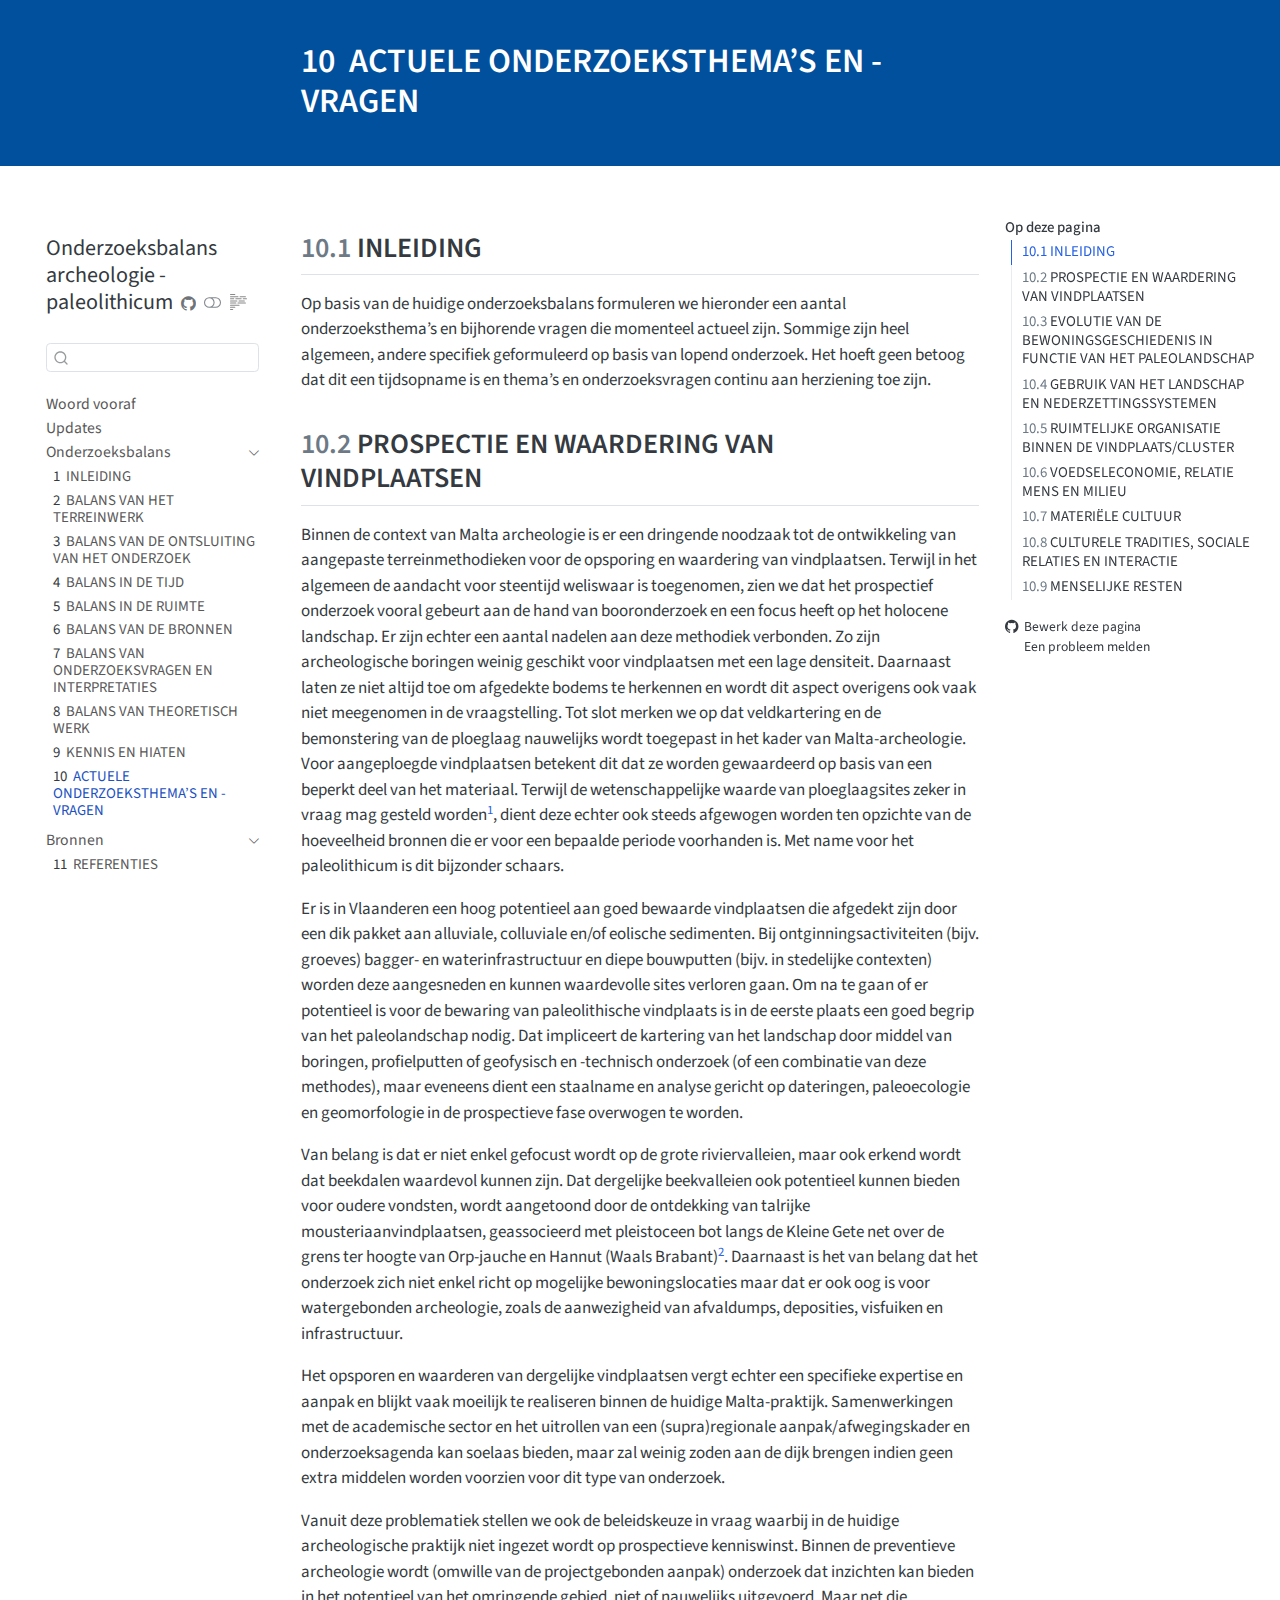
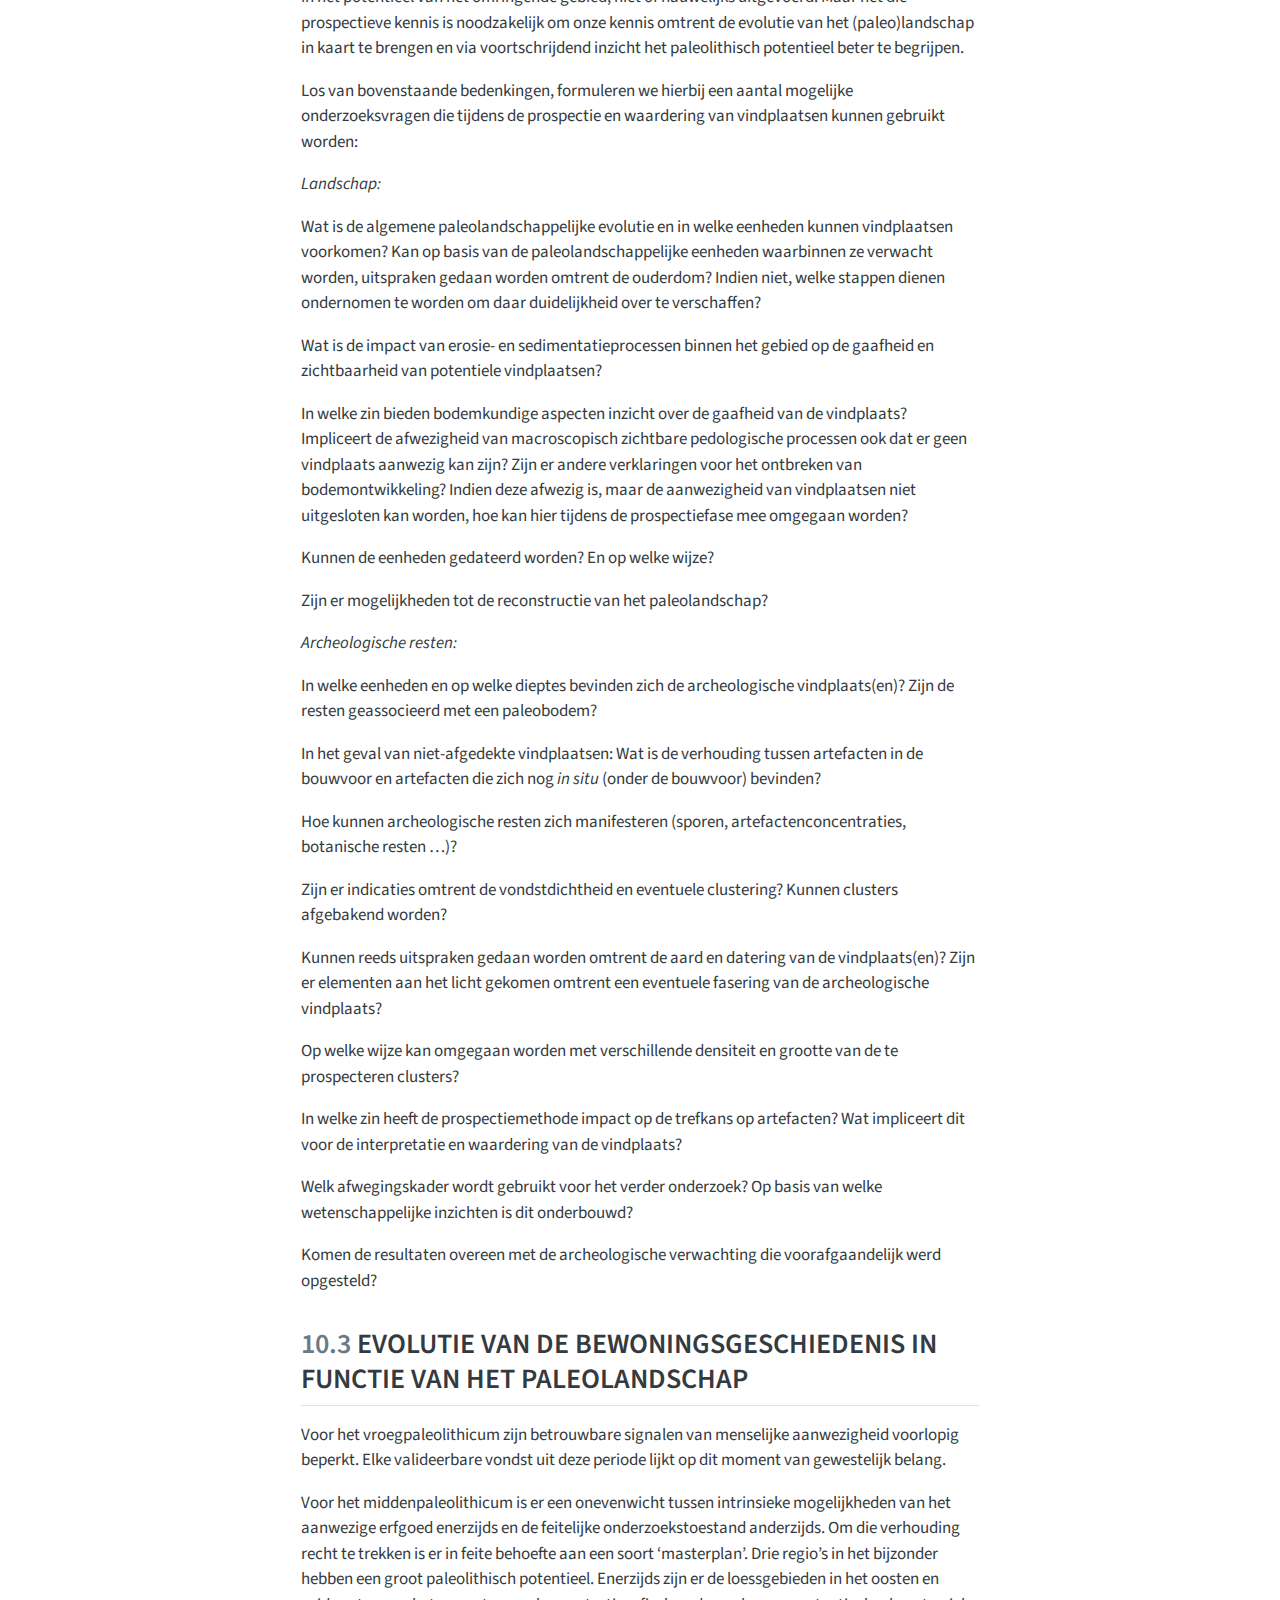
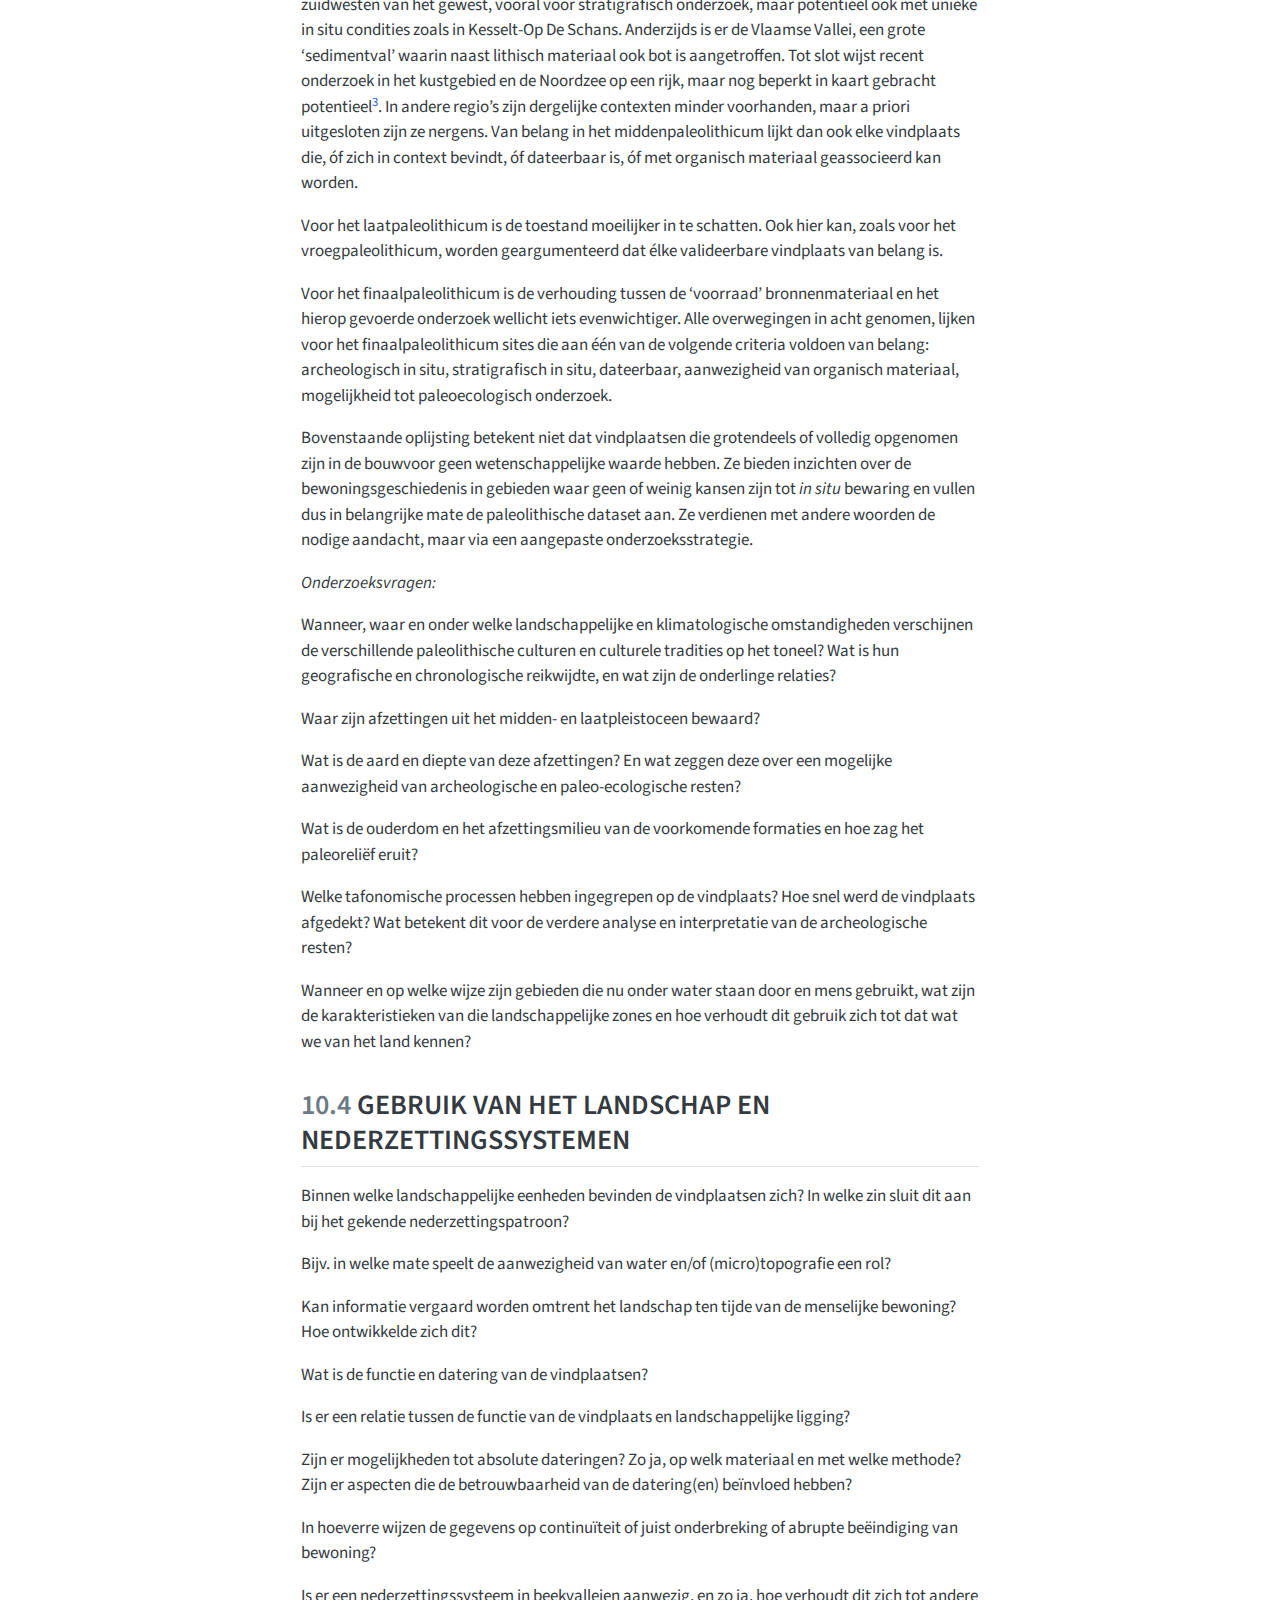
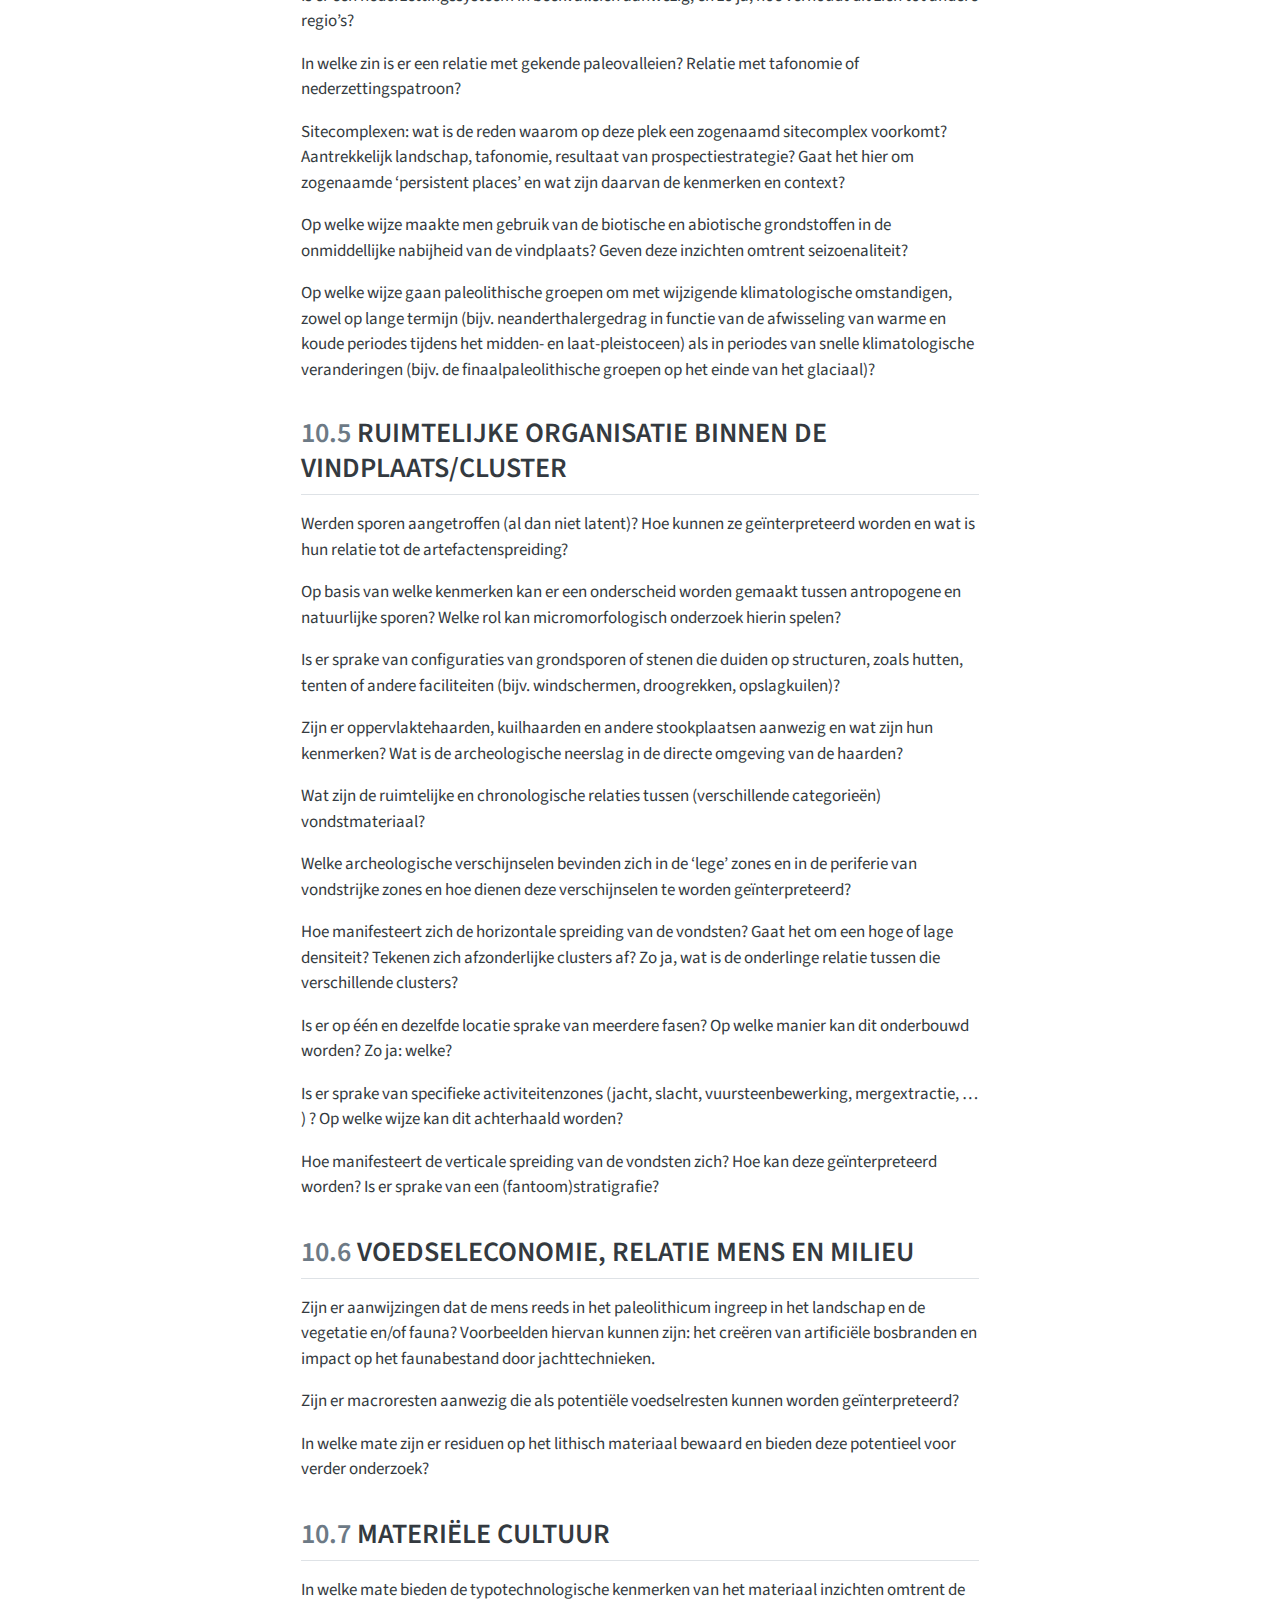
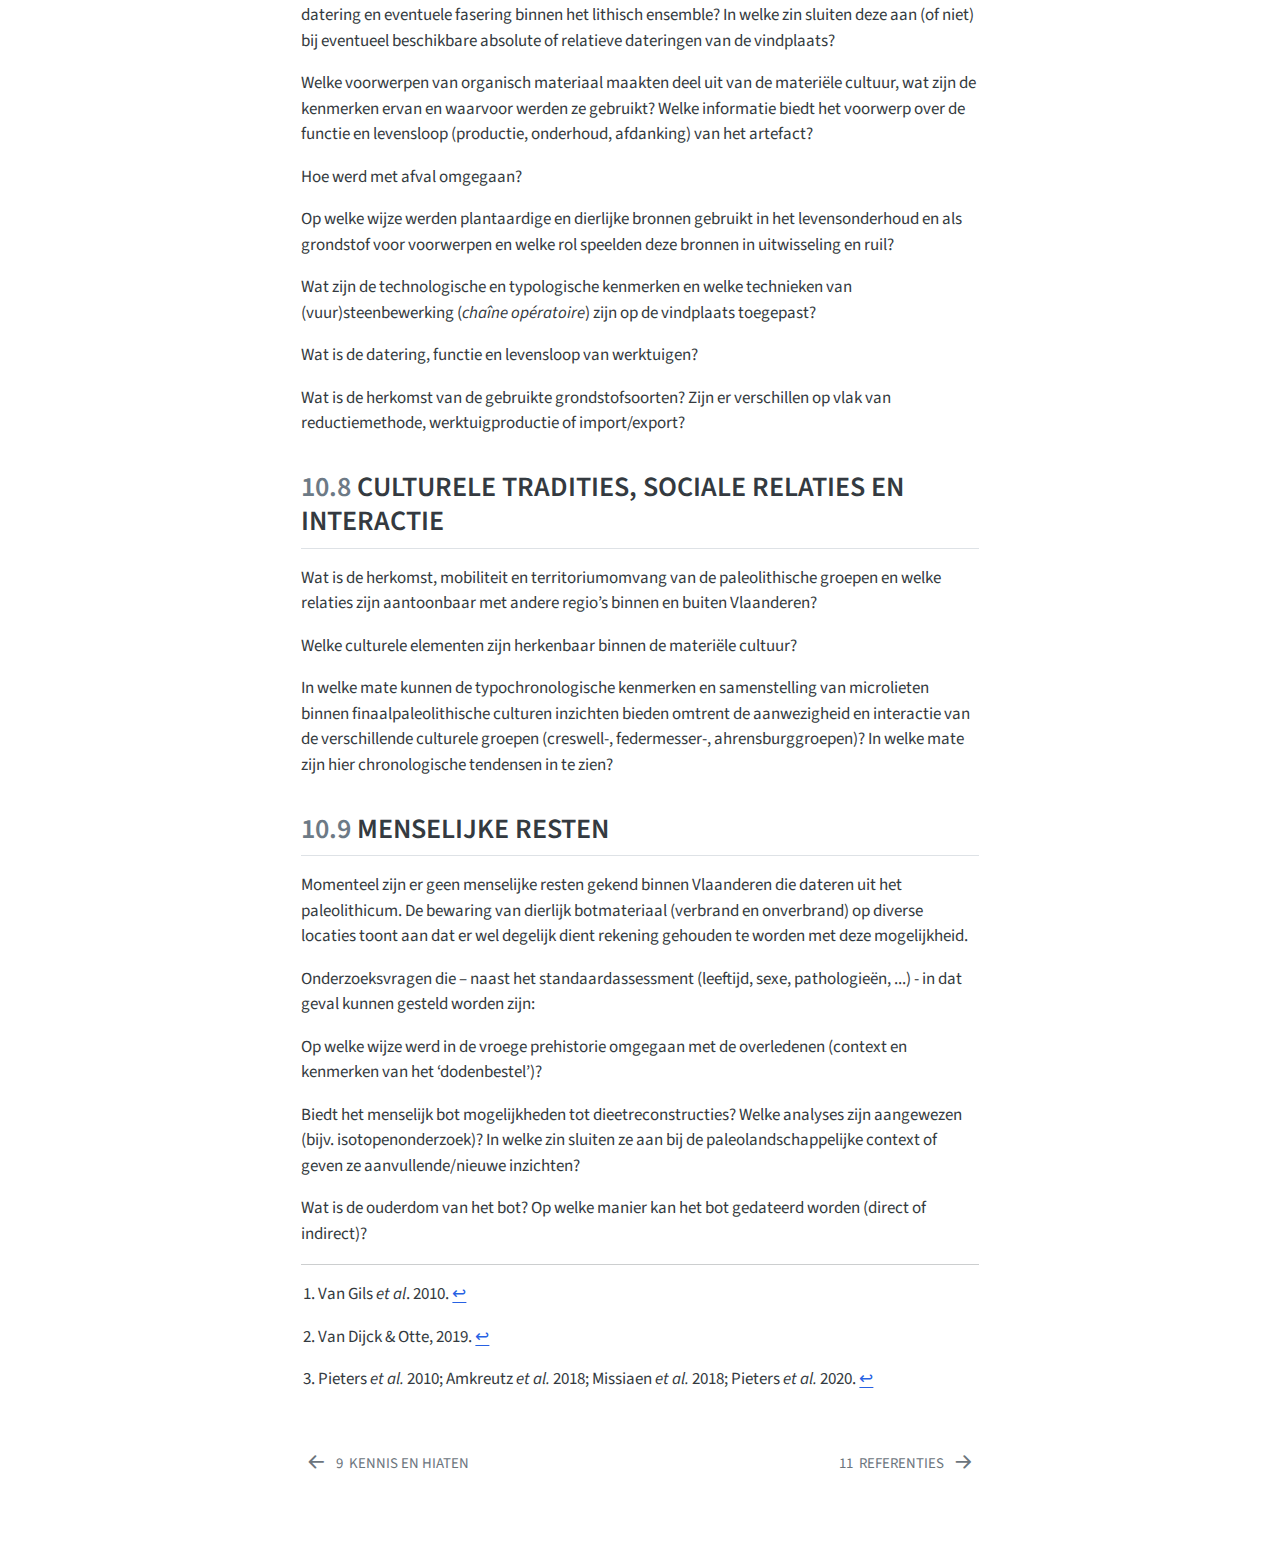
<file: docs/OBPALEO_10.html>
<!DOCTYPE html>
<html xmlns="http://www.w3.org/1999/xhtml" lang="nl" xml:lang="nl"><head>

<meta charset="utf-8">
<meta name="generator" content="quarto-1.5.57">

<meta name="viewport" content="width=device-width, initial-scale=1.0, user-scalable=yes">


<title>10&nbsp; ACTUELE ONDERZOEKSTHEMA’S EN -VRAGEN – Onderzoeksbalans archeologie - paleolithicum</title>
<style>
code{white-space: pre-wrap;}
span.smallcaps{font-variant: small-caps;}
div.columns{display: flex; gap: min(4vw, 1.5em);}
div.column{flex: auto; overflow-x: auto;}
div.hanging-indent{margin-left: 1.5em; text-indent: -1.5em;}
ul.task-list{list-style: none;}
ul.task-list li input[type="checkbox"] {
  width: 0.8em;
  margin: 0 0.8em 0.2em -1em; /* quarto-specific, see https://github.com/quarto-dev/quarto-cli/issues/4556 */ 
  vertical-align: middle;
}
</style>


<script src="site_libs/quarto-nav/quarto-nav.js"></script>
<script src="site_libs/quarto-nav/headroom.min.js"></script>
<script src="site_libs/clipboard/clipboard.min.js"></script>
<script src="site_libs/quarto-search/autocomplete.umd.js"></script>
<script src="site_libs/quarto-search/fuse.min.js"></script>
<script src="site_libs/quarto-search/quarto-search.js"></script>
<meta name="quarto:offset" content="./">
<link href="./OBPALEO_bibliografie.html" rel="next">
<link href="./OBPALEO_09.html" rel="prev">
<script src="site_libs/quarto-html/quarto.js"></script>
<script src="site_libs/quarto-html/popper.min.js"></script>
<script src="site_libs/quarto-html/tippy.umd.min.js"></script>
<script src="site_libs/quarto-html/anchor.min.js"></script>
<link href="site_libs/quarto-html/tippy.css" rel="stylesheet">
<link href="site_libs/quarto-html/quarto-syntax-highlighting.css" rel="stylesheet" class="quarto-color-scheme" id="quarto-text-highlighting-styles">
<link href="site_libs/quarto-html/quarto-syntax-highlighting-dark.css" rel="prefetch" class="quarto-color-scheme quarto-color-alternate" id="quarto-text-highlighting-styles">
<script src="site_libs/bootstrap/bootstrap.min.js"></script>
<link href="site_libs/bootstrap/bootstrap-icons.css" rel="stylesheet">
<link href="site_libs/bootstrap/bootstrap.min.css" rel="stylesheet" class="quarto-color-scheme" id="quarto-bootstrap" data-mode="light">
<link href="site_libs/bootstrap/bootstrap-dark.min.css" rel="prefetch" class="quarto-color-scheme quarto-color-alternate" id="quarto-bootstrap" data-mode="dark">
<script id="quarto-search-options" type="application/json">{
  "location": "sidebar",
  "copy-button": false,
  "collapse-after": 3,
  "panel-placement": "start",
  "type": "textbox",
  "limit": 50,
  "keyboard-shortcut": [
    "f",
    "/",
    "s"
  ],
  "show-item-context": false,
  "language": {
    "search-no-results-text": "Geen resultaat",
    "search-matching-documents-text": "Gevonden documenten",
    "search-copy-link-title": "Kopieer link om te zoeken",
    "search-hide-matches-text": "Extra overeenkomsten verbergen",
    "search-more-match-text": "meer overeenkomst in dit document",
    "search-more-matches-text": "meer overeenkomsten in dit document",
    "search-clear-button-title": "Wissen",
    "search-text-placeholder": "",
    "search-detached-cancel-button-title": "Annuleren",
    "search-submit-button-title": "Verzenden",
    "search-label": "Zoeken"
  }
}</script>
<style>

      .quarto-title-block .quarto-title-banner h1,
      .quarto-title-block .quarto-title-banner h2,
      .quarto-title-block .quarto-title-banner h3,
      .quarto-title-block .quarto-title-banner h4,
      .quarto-title-block .quarto-title-banner h5,
      .quarto-title-block .quarto-title-banner h6
      {
        color: white;
      }

      .quarto-title-block .quarto-title-banner {
        color: white;
background: #00509d;
      }
</style>


</head>

<body class="nav-sidebar floating">

<div id="quarto-search-results"></div>
  <header id="quarto-header" class="headroom fixed-top quarto-banner">
  <nav class="quarto-secondary-nav">
    <div class="container-fluid d-flex">
      <button type="button" class="quarto-btn-toggle btn" data-bs-toggle="collapse" role="button" data-bs-target=".quarto-sidebar-collapse-item" aria-controls="quarto-sidebar" aria-expanded="false" aria-label="Schakel zijbalknavigatie" onclick="if (window.quartoToggleHeadroom) { window.quartoToggleHeadroom(); }">
        <i class="bi bi-layout-text-sidebar-reverse"></i>
      </button>
        <a class="flex-grow-1 no-decor" role="navigation" data-bs-toggle="collapse" data-bs-target=".quarto-sidebar-collapse-item" aria-controls="quarto-sidebar" aria-expanded="false" aria-label="Schakel zijbalknavigatie" onclick="if (window.quartoToggleHeadroom) { window.quartoToggleHeadroom(); }">      
          <h1 class="quarto-secondary-nav-title"><span class="chapter-number">10</span>&nbsp; <span class="chapter-title">ACTUELE ONDERZOEKSTHEMA’S EN -VRAGEN</span></h1>
        </a>     
      <button type="button" class="btn quarto-search-button" aria-label="Zoeken" onclick="window.quartoOpenSearch();">
        <i class="bi bi-search"></i>
      </button>
    </div>
  </nav>
</header>
<!-- content -->
<header id="title-block-header" class="quarto-title-block default page-columns page-full">
  <div class="quarto-title-banner page-columns page-full">
    <div class="quarto-title column-body">
      <h1 class="title d-none d-lg-block"><span class="chapter-number">10</span>&nbsp; <span class="chapter-title">ACTUELE ONDERZOEKSTHEMA’S EN -VRAGEN</span></h1>
                      </div>
  </div>
    
  
  <div class="quarto-title-meta">

      
    
      
    </div>
    
  
  </header><div id="quarto-content" class="quarto-container page-columns page-rows-contents page-layout-article">
<!-- sidebar -->
  <nav id="quarto-sidebar" class="sidebar collapse collapse-horizontal quarto-sidebar-collapse-item sidebar-navigation floating overflow-auto">
    <div class="pt-lg-2 mt-2 text-left sidebar-header">
    <div class="sidebar-title mb-0 py-0">
      <a href="./">Onderzoeksbalans archeologie - paleolithicum</a> 
        <div class="sidebar-tools-main tools-wide">
    <a href="https://github.com/hanecakr/onderzoeksbalans_paleolithicum" title="Broncode" class="quarto-navigation-tool px-1" aria-label="Broncode"><i class="bi bi-github"></i></a>
  <a href="" class="quarto-color-scheme-toggle quarto-navigation-tool  px-1" onclick="window.quartoToggleColorScheme(); return false;" title="Schakel donkere modus"><i class="bi"></i></a>
  <a href="" class="quarto-reader-toggle quarto-navigation-tool px-1" onclick="window.quartoToggleReader(); return false;" title="Schakel leesmodus">
  <div class="quarto-reader-toggle-btn">
  <i class="bi"></i>
  </div>
</a>
</div>
    </div>
      </div>
        <div class="mt-2 flex-shrink-0 align-items-center">
        <div class="sidebar-search">
        <div id="quarto-search" class="" title="Zoeken"></div>
        </div>
        </div>
    <div class="sidebar-menu-container"> 
    <ul class="list-unstyled mt-1">
        <li class="sidebar-item">
  <div class="sidebar-item-container"> 
  <a href="./index.html" class="sidebar-item-text sidebar-link">
 <span class="menu-text">Woord vooraf</span></a>
  </div>
</li>
        <li class="sidebar-item">
  <div class="sidebar-item-container"> 
  <a href="./OBPALEO_00_wijzigingen.html" class="sidebar-item-text sidebar-link">
 <span class="menu-text">Updates</span></a>
  </div>
</li>
        <li class="sidebar-item sidebar-item-section">
      <div class="sidebar-item-container"> 
            <a class="sidebar-item-text sidebar-link text-start" data-bs-toggle="collapse" data-bs-target="#quarto-sidebar-section-1" role="navigation" aria-expanded="true">
 <span class="menu-text">Onderzoeksbalans</span></a>
          <a class="sidebar-item-toggle text-start" data-bs-toggle="collapse" data-bs-target="#quarto-sidebar-section-1" role="navigation" aria-expanded="true" aria-label="Schakel sectie">
            <i class="bi bi-chevron-right ms-2"></i>
          </a> 
      </div>
      <ul id="quarto-sidebar-section-1" class="collapse list-unstyled sidebar-section depth1 show">  
          <li class="sidebar-item">
  <div class="sidebar-item-container"> 
  <a href="./OBPALEO_01.html" class="sidebar-item-text sidebar-link">
 <span class="menu-text"><span class="chapter-number">1</span>&nbsp; <span class="chapter-title">INLEIDING</span></span></a>
  </div>
</li>
          <li class="sidebar-item">
  <div class="sidebar-item-container"> 
  <a href="./OBPALEO_02.html" class="sidebar-item-text sidebar-link">
 <span class="menu-text"><span class="chapter-number">2</span>&nbsp; <span class="chapter-title">BALANS VAN HET TERREINWERK</span></span></a>
  </div>
</li>
          <li class="sidebar-item">
  <div class="sidebar-item-container"> 
  <a href="./OBPALEO_03.html" class="sidebar-item-text sidebar-link">
 <span class="menu-text"><span class="chapter-number">3</span>&nbsp; <span class="chapter-title">BALANS VAN DE ONTSLUITING VAN HET ONDERZOEK</span></span></a>
  </div>
</li>
          <li class="sidebar-item">
  <div class="sidebar-item-container"> 
  <a href="./OBPALEO_04.html" class="sidebar-item-text sidebar-link">
 <span class="menu-text"><span class="chapter-number">4</span>&nbsp; <span class="chapter-title">BALANS IN DE TIJD</span></span></a>
  </div>
</li>
          <li class="sidebar-item">
  <div class="sidebar-item-container"> 
  <a href="./OBPALEO_05.html" class="sidebar-item-text sidebar-link">
 <span class="menu-text"><span class="chapter-number">5</span>&nbsp; <span class="chapter-title">BALANS IN DE RUIMTE</span></span></a>
  </div>
</li>
          <li class="sidebar-item">
  <div class="sidebar-item-container"> 
  <a href="./OBPALEO_06.html" class="sidebar-item-text sidebar-link">
 <span class="menu-text"><span class="chapter-number">6</span>&nbsp; <span class="chapter-title">BALANS VAN DE BRONNEN</span></span></a>
  </div>
</li>
          <li class="sidebar-item">
  <div class="sidebar-item-container"> 
  <a href="./OBPALEO_07.html" class="sidebar-item-text sidebar-link">
 <span class="menu-text"><span class="chapter-number">7</span>&nbsp; <span class="chapter-title">BALANS VAN ONDERZOEKSVRAGEN EN INTERPRETATIES</span></span></a>
  </div>
</li>
          <li class="sidebar-item">
  <div class="sidebar-item-container"> 
  <a href="./OBPALEO_08.html" class="sidebar-item-text sidebar-link">
 <span class="menu-text"><span class="chapter-number">8</span>&nbsp; <span class="chapter-title">BALANS VAN THEORETISCH WERK</span></span></a>
  </div>
</li>
          <li class="sidebar-item">
  <div class="sidebar-item-container"> 
  <a href="./OBPALEO_09.html" class="sidebar-item-text sidebar-link">
 <span class="menu-text"><span class="chapter-number">9</span>&nbsp; <span class="chapter-title">KENNIS EN HIATEN</span></span></a>
  </div>
</li>
          <li class="sidebar-item">
  <div class="sidebar-item-container"> 
  <a href="./OBPALEO_10.html" class="sidebar-item-text sidebar-link active">
 <span class="menu-text"><span class="chapter-number">10</span>&nbsp; <span class="chapter-title">ACTUELE ONDERZOEKSTHEMA’S EN -VRAGEN</span></span></a>
  </div>
</li>
      </ul>
  </li>
        <li class="sidebar-item sidebar-item-section">
      <div class="sidebar-item-container"> 
            <a class="sidebar-item-text sidebar-link text-start" data-bs-toggle="collapse" data-bs-target="#quarto-sidebar-section-2" role="navigation" aria-expanded="true">
 <span class="menu-text">Bronnen</span></a>
          <a class="sidebar-item-toggle text-start" data-bs-toggle="collapse" data-bs-target="#quarto-sidebar-section-2" role="navigation" aria-expanded="true" aria-label="Schakel sectie">
            <i class="bi bi-chevron-right ms-2"></i>
          </a> 
      </div>
      <ul id="quarto-sidebar-section-2" class="collapse list-unstyled sidebar-section depth1 show">  
          <li class="sidebar-item">
  <div class="sidebar-item-container"> 
  <a href="./OBPALEO_bibliografie.html" class="sidebar-item-text sidebar-link">
 <span class="menu-text"><span class="chapter-number">11</span>&nbsp; <span class="chapter-title">REFERENTIES</span></span></a>
  </div>
</li>
      </ul>
  </li>
    </ul>
    </div>
</nav>
<div id="quarto-sidebar-glass" class="quarto-sidebar-collapse-item" data-bs-toggle="collapse" data-bs-target=".quarto-sidebar-collapse-item"></div>
<!-- margin-sidebar -->
    <div id="quarto-margin-sidebar" class="sidebar margin-sidebar">
        <nav id="TOC" role="doc-toc" class="toc-active">
    <h2 id="toc-title">Op deze pagina</h2>
   
  <ul>
  <li><a href="#inleiding" id="toc-inleiding" class="nav-link active" data-scroll-target="#inleiding"><span class="header-section-number">10.1</span> INLEIDING</a></li>
  <li><a href="#prospectie-en-waardering-van-vindplaatsen" id="toc-prospectie-en-waardering-van-vindplaatsen" class="nav-link" data-scroll-target="#prospectie-en-waardering-van-vindplaatsen"><span class="header-section-number">10.2</span> PROSPECTIE EN WAARDERING VAN VINDPLAATSEN</a></li>
  <li><a href="#evolutie-van-de-bewoningsgeschiedenis-in-functie-van-het-paleolandschap" id="toc-evolutie-van-de-bewoningsgeschiedenis-in-functie-van-het-paleolandschap" class="nav-link" data-scroll-target="#evolutie-van-de-bewoningsgeschiedenis-in-functie-van-het-paleolandschap"><span class="header-section-number">10.3</span> EVOLUTIE VAN DE BEWONINGSGESCHIEDENIS IN FUNCTIE VAN HET PALEOLANDSCHAP</a></li>
  <li><a href="#gebruik-van-het-landschap-en-nederzettingssystemen" id="toc-gebruik-van-het-landschap-en-nederzettingssystemen" class="nav-link" data-scroll-target="#gebruik-van-het-landschap-en-nederzettingssystemen"><span class="header-section-number">10.4</span> GEBRUIK VAN HET LANDSCHAP EN NEDERZETTINGSSYSTEMEN</a></li>
  <li><a href="#ruimtelijke-organisatie-binnen-de-vindplaatscluster" id="toc-ruimtelijke-organisatie-binnen-de-vindplaatscluster" class="nav-link" data-scroll-target="#ruimtelijke-organisatie-binnen-de-vindplaatscluster"><span class="header-section-number">10.5</span> RUIMTELIJKE ORGANISATIE BINNEN DE VINDPLAATS/CLUSTER</a></li>
  <li><a href="#voedseleconomie-relatie-mens-en-milieu" id="toc-voedseleconomie-relatie-mens-en-milieu" class="nav-link" data-scroll-target="#voedseleconomie-relatie-mens-en-milieu"><span class="header-section-number">10.6</span> VOEDSELECONOMIE, RELATIE MENS EN MILIEU</a></li>
  <li><a href="#materiële-cultuur" id="toc-materiële-cultuur" class="nav-link" data-scroll-target="#materiële-cultuur"><span class="header-section-number">10.7</span> MATERIËLE CULTUUR</a></li>
  <li><a href="#culturele-tradities-sociale-relaties-en-interactie" id="toc-culturele-tradities-sociale-relaties-en-interactie" class="nav-link" data-scroll-target="#culturele-tradities-sociale-relaties-en-interactie"><span class="header-section-number">10.8</span> CULTURELE TRADITIES, SOCIALE RELATIES EN INTERACTIE</a></li>
  <li><a href="#menselijke-resten" id="toc-menselijke-resten" class="nav-link" data-scroll-target="#menselijke-resten"><span class="header-section-number">10.9</span> MENSELIJKE RESTEN</a></li>
  </ul>
<div class="toc-actions"><ul><li><a href="https://github.com/hanecakr/onderzoeksbalans_paleolithicum/edit/main/OBPALEO_10.qmd" class="toc-action"><i class="bi bi-github"></i>Bewerk deze pagina</a></li><li><a href="https://github.com/hanecakr/onderzoeksbalans_paleolithicum/issues/new" class="toc-action"><i class="bi empty"></i>Een probleem melden</a></li></ul></div></nav>
    </div>
<!-- main -->
<main class="content quarto-banner-title-block" id="quarto-document-content">





<section id="inleiding" class="level2" data-number="10.1">
<h2 data-number="10.1" class="anchored" data-anchor-id="inleiding"><span class="header-section-number">10.1</span> INLEIDING</h2>
<p>Op basis van de huidige onderzoeksbalans formuleren we hieronder een aantal onderzoeksthema’s en bijhorende vragen die momenteel actueel zijn. Sommige zijn heel algemeen, andere specifiek geformuleerd op basis van lopend onderzoek. Het hoeft geen betoog dat dit een tijdsopname is en thema’s en onderzoeksvragen continu aan herziening toe zijn.</p>
</section>
<section id="prospectie-en-waardering-van-vindplaatsen" class="level2" data-number="10.2">
<h2 data-number="10.2" class="anchored" data-anchor-id="prospectie-en-waardering-van-vindplaatsen"><span class="header-section-number">10.2</span> PROSPECTIE EN WAARDERING VAN VINDPLAATSEN</h2>
<p>Binnen de context van Malta archeologie is er een dringende noodzaak tot de ontwikkeling van aangepaste terreinmethodieken voor de opsporing en waardering van vindplaatsen. Terwijl in het algemeen de aandacht voor steentijd weliswaar is toegenomen, zien we dat het prospectief onderzoek vooral gebeurt aan de hand van booronderzoek en een focus heeft op het holocene landschap. Er zijn echter een aantal nadelen aan deze methodiek verbonden. Zo zijn archeologische boringen weinig geschikt voor vindplaatsen met een lage densiteit. Daarnaast laten ze niet altijd toe om afgedekte bodems te herkennen en wordt dit aspect overigens ook vaak niet meegenomen in de vraagstelling. Tot slot merken we op dat veldkartering en de bemonstering van de ploeglaag nauwelijks wordt toegepast in het kader van Malta-archeologie. Voor aangeploegde vindplaatsen betekent dit dat ze worden gewaardeerd op basis van een beperkt deel van het materiaal. Terwijl de wetenschappelijke waarde van ploeglaagsites zeker in vraag mag gesteld worden<a href="#fn1" class="footnote-ref" id="fnref1" role="doc-noteref"><sup>1</sup></a>, dient deze echter ook steeds afgewogen worden ten opzichte van de hoeveelheid bronnen die er voor een bepaalde periode voorhanden is. Met name voor het paleolithicum is dit bijzonder schaars.</p>
<p>Er is in Vlaanderen een hoog potentieel aan goed bewaarde vindplaatsen die afgedekt zijn door een dik pakket aan alluviale, colluviale en/of eolische sedimenten. Bij ontginningsactiviteiten (bijv. groeves) bagger- en waterinfrastructuur en diepe bouwputten (bijv. in stedelijke contexten) worden deze aangesneden en kunnen waardevolle sites verloren gaan. Om na te gaan of er potentieel is voor de bewaring van paleolithische vindplaats is in de eerste plaats een goed begrip van het paleolandschap nodig. Dat impliceert de kartering van het landschap door middel van boringen, profielputten of geofysisch en -technisch onderzoek (of een combinatie van deze methodes), maar eveneens dient een staalname en analyse gericht op dateringen, paleoecologie en geomorfologie in de prospectieve fase overwogen te worden.</p>
<p>Van belang is dat er niet enkel gefocust wordt op de grote riviervalleien, maar ook erkend wordt dat beekdalen waardevol kunnen zijn. Dat dergelijke beekvalleien ook potentieel kunnen bieden voor oudere vondsten, wordt aangetoond door de ontdekking van talrijke mousteriaanvindplaatsen, geassocieerd met pleistoceen bot langs de Kleine Gete net over de grens ter hoogte van Orp-jauche en Hannut (Waals Brabant)<a href="#fn2" class="footnote-ref" id="fnref2" role="doc-noteref"><sup>2</sup></a>. Daarnaast is het van belang dat het onderzoek zich niet enkel richt op mogelijke bewoningslocaties maar dat er ook oog is voor watergebonden archeologie, zoals de aanwezigheid van afvaldumps, deposities, visfuiken en infrastructuur.</p>
<p>Het opsporen en waarderen van dergelijke vindplaatsen vergt echter een specifieke expertise en aanpak en blijkt vaak moeilijk te realiseren binnen de huidige Malta-praktijk. Samenwerkingen met de academische sector en het uitrollen van een (supra)regionale aanpak/afwegingskader en onderzoeksagenda kan soelaas bieden, maar zal weinig zoden aan de dijk brengen indien geen extra middelen worden voorzien voor dit type van onderzoek.</p>
<p>Vanuit deze problematiek stellen we ook de beleidskeuze in vraag waarbij in de huidige archeologische praktijk niet ingezet wordt op prospectieve kenniswinst. Binnen de preventieve archeologie wordt (omwille van de projectgebonden aanpak) onderzoek dat inzichten kan bieden in het potentieel van het omringende gebied, niet of nauwelijks uitgevoerd. Maar net die prospectieve kennis is noodzakelijk om onze kennis omtrent de evolutie van het (paleo)landschap in kaart te brengen en via voortschrijdend inzicht het paleolithisch potentieel beter te begrijpen.</p>
<p>Los van bovenstaande bedenkingen, formuleren we hierbij een aantal mogelijke onderzoeksvragen die tijdens de prospectie en waardering van vindplaatsen kunnen gebruikt worden:</p>
<p><em>Landschap:</em></p>
<p>Wat is de algemene paleolandschappelijke evolutie en in welke eenheden kunnen vindplaatsen voorkomen? Kan op basis van de paleolandschappelijke eenheden waarbinnen ze verwacht worden, uitspraken gedaan worden omtrent de ouderdom? Indien niet, welke stappen dienen ondernomen te worden om daar duidelijkheid over te verschaffen?</p>
<p>Wat is de impact van erosie- en sedimentatieprocessen binnen het gebied op de gaafheid en zichtbaarheid van potentiele vindplaatsen?</p>
<p>In welke zin bieden bodemkundige aspecten inzicht over de gaafheid van de vindplaats? Impliceert de afwezigheid van macroscopisch zichtbare pedologische processen ook dat er geen vindplaats aanwezig kan zijn? Zijn er andere verklaringen voor het ontbreken van bodemontwikkeling? Indien deze afwezig is, maar de aanwezigheid van vindplaatsen niet uitgesloten kan worden, hoe kan hier tijdens de prospectiefase mee omgegaan worden?</p>
<p>Kunnen de eenheden gedateerd worden? En op welke wijze?</p>
<p>Zijn er mogelijkheden tot de reconstructie van het paleolandschap?</p>
<p><em>Archeologische resten:</em></p>
<p>In welke eenheden en op welke dieptes bevinden zich de archeologische vindplaats(en)? Zijn de resten geassocieerd met een paleobodem?</p>
<p>In het geval van niet-afgedekte vindplaatsen: Wat is de verhouding tussen artefacten in de bouwvoor en artefacten die zich nog <em>in situ</em> (onder de bouwvoor) bevinden?</p>
<p>Hoe kunnen archeologische resten zich manifesteren (sporen, artefactenconcentraties, botanische resten …)?</p>
<p>Zijn er indicaties omtrent de vondstdichtheid en eventuele clustering? Kunnen clusters afgebakend worden?</p>
<p>Kunnen reeds uitspraken gedaan worden omtrent de aard en datering van de vindplaats(en)? Zijn er elementen aan het licht gekomen omtrent een eventuele fasering van de archeologische vindplaats?</p>
<p>Op welke wijze kan omgegaan worden met verschillende densiteit en grootte van de te prospecteren clusters?</p>
<p>In welke zin heeft de prospectiemethode impact op de trefkans op artefacten? Wat impliceert dit voor de interpretatie en waardering van de vindplaats?</p>
<p>Welk afwegingskader wordt gebruikt voor het verder onderzoek? Op basis van welke wetenschappelijke inzichten is dit onderbouwd?</p>
<p>Komen de resultaten overeen met de archeologische verwachting die voorafgaandelijk werd opgesteld?</p>
</section>
<section id="evolutie-van-de-bewoningsgeschiedenis-in-functie-van-het-paleolandschap" class="level2" data-number="10.3">
<h2 data-number="10.3" class="anchored" data-anchor-id="evolutie-van-de-bewoningsgeschiedenis-in-functie-van-het-paleolandschap"><span class="header-section-number">10.3</span> EVOLUTIE VAN DE BEWONINGSGESCHIEDENIS IN FUNCTIE VAN HET PALEOLANDSCHAP</h2>
<p>Voor het vroegpaleolithicum zijn betrouwbare signalen van menselijke aanwezigheid voorlopig beperkt. Elke valideerbare vondst uit deze periode lijkt op dit moment van gewestelijk belang.</p>
<p>Voor het middenpaleolithicum is er een onevenwicht tussen intrinsieke mogelijkheden van het aanwezige erfgoed enerzijds en de feitelijke onderzoekstoestand anderzijds. Om die verhouding recht te trekken is er in feite behoefte aan een soort ‘masterplan’. Drie regio’s in het bijzonder hebben een groot paleolithisch potentieel. Enerzijds zijn er de loessgebieden in het oosten en zuidwesten van het gewest, vooral voor stratigrafisch onderzoek, maar potentieel ook met unieke in situ condities zoals in Kesselt-Op De Schans. Anderzijds is er de Vlaamse Vallei, een grote ‘sedimentval’ waarin naast lithisch materiaal ook bot is aangetroffen. Tot slot wijst recent onderzoek in het kustgebied en de Noordzee op een rijk, maar nog beperkt in kaart gebracht potentieel<a href="#fn3" class="footnote-ref" id="fnref3" role="doc-noteref"><sup>3</sup></a>. In andere regio’s zijn dergelijke contexten minder voorhanden, maar a priori uitgesloten zijn ze nergens. Van belang in het middenpaleolithicum lijkt dan ook elke vindplaats die, óf zich in context bevindt, óf dateerbaar is, óf met organisch materiaal geassocieerd kan worden.</p>
<p>Voor het laatpaleolithicum is de toestand moeilijker in te schatten. Ook hier kan, zoals voor het vroegpaleolithicum, worden geargumenteerd dat élke valideerbare vindplaats van belang is.</p>
<p>Voor het finaalpaleolithicum is de verhouding tussen de ‘voorraad’ bronnenmateriaal en het hierop gevoerde onderzoek wellicht iets evenwichtiger. Alle overwegingen in acht genomen, lijken voor het finaalpaleolithicum sites die aan één van de volgende criteria voldoen van belang: archeologisch in situ, stratigrafisch in situ, dateerbaar, aanwezigheid van organisch materiaal, mogelijkheid tot paleoecologisch onderzoek.</p>
<p>Bovenstaande oplijsting betekent niet dat vindplaatsen die grotendeels of volledig opgenomen zijn in de bouwvoor geen wetenschappelijke waarde hebben. Ze bieden inzichten over de bewoningsgeschiedenis in gebieden waar geen of weinig kansen zijn tot <em>in situ</em> bewaring en vullen dus in belangrijke mate de paleolithische dataset aan. Ze verdienen met andere woorden de nodige aandacht, maar via een aangepaste onderzoeksstrategie.</p>
<p><em>Onderzoeksvragen:</em></p>
<p>Wanneer, waar en onder welke landschappelijke en klimatologische omstandigheden verschijnen de verschillende paleolithische culturen en culturele tradities op het toneel? Wat is hun geografische en chronologische reikwijdte, en wat zijn de onderlinge relaties?</p>
<p>Waar zijn afzettingen uit het midden- en laatpleistoceen bewaard?</p>
<p>Wat is de aard en diepte van deze afzettingen? En wat zeggen deze over een mogelijke aanwezigheid van archeologische en paleo-ecologische resten?</p>
<p>Wat is de ouderdom en het afzettingsmilieu van de voorkomende formaties en hoe zag het paleoreliëf eruit?</p>
<p>Welke tafonomische processen hebben ingegrepen op de vindplaats? Hoe snel werd de vindplaats afgedekt? Wat betekent dit voor de verdere analyse en interpretatie van de archeologische resten?</p>
<p>Wanneer en op welke wijze zijn gebieden die nu onder water staan door en mens gebruikt, wat zijn de karakteristieken van die landschappelijke zones en hoe verhoudt dit gebruik zich tot dat wat we van het land kennen?</p>
</section>
<section id="gebruik-van-het-landschap-en-nederzettingssystemen" class="level2" data-number="10.4">
<h2 data-number="10.4" class="anchored" data-anchor-id="gebruik-van-het-landschap-en-nederzettingssystemen"><span class="header-section-number">10.4</span> GEBRUIK VAN HET LANDSCHAP EN NEDERZETTINGSSYSTEMEN</h2>
<p>Binnen welke landschappelijke eenheden bevinden de vindplaatsen zich? In welke zin sluit dit aan bij het gekende nederzettingspatroon?</p>
<p>Bijv. in welke mate speelt de aanwezigheid van water en/of (micro)topografie een rol?</p>
<p>Kan informatie vergaard worden omtrent het landschap ten tijde van de menselijke bewoning? Hoe ontwikkelde zich dit?</p>
<p>Wat is de functie en datering van de vindplaatsen?</p>
<p>Is er een relatie tussen de functie van de vindplaats en landschappelijke ligging?</p>
<p>Zijn er mogelijkheden tot absolute dateringen? Zo ja, op welk materiaal en met welke methode? Zijn er aspecten die de betrouwbaarheid van de datering(en) beïnvloed hebben?</p>
<p>In hoeverre wijzen de gegevens op continuïteit of juist onderbreking of abrupte beëindiging van bewoning?</p>
<p>Is er een nederzettingssysteem in beekvalleien aanwezig, en zo ja, hoe verhoudt dit zich tot andere regio’s?</p>
<p>In welke zin is er een relatie met gekende paleovalleien? Relatie met tafonomie of nederzettingspatroon?</p>
<p>Sitecomplexen: wat is de reden waarom op deze plek een zogenaamd sitecomplex voorkomt? Aantrekkelijk landschap, tafonomie, resultaat van prospectiestrategie? Gaat het hier om zogenaamde ‘persistent places’ en wat zijn daarvan de kenmerken en context?</p>
<p>Op welke wijze maakte men gebruik van de biotische en abiotische grondstoffen in de onmiddellijke nabijheid van de vindplaats? Geven deze inzichten omtrent seizoenaliteit?</p>
<p>Op welke wijze gaan paleolithische groepen om met wijzigende klimatologische omstandigen, zowel op lange termijn (bijv. neanderthalergedrag in functie van de afwisseling van warme en koude periodes tijdens het midden- en laat-pleistoceen) als in periodes van snelle klimatologische veranderingen (bijv. de finaalpaleolithische groepen op het einde van het glaciaal)?</p>
</section>
<section id="ruimtelijke-organisatie-binnen-de-vindplaatscluster" class="level2" data-number="10.5">
<h2 data-number="10.5" class="anchored" data-anchor-id="ruimtelijke-organisatie-binnen-de-vindplaatscluster"><span class="header-section-number">10.5</span> RUIMTELIJKE ORGANISATIE BINNEN DE VINDPLAATS/CLUSTER</h2>
<p>Werden sporen aangetroffen (al dan niet latent)? Hoe kunnen ze geïnterpreteerd worden en wat is hun relatie tot de artefactenspreiding?</p>
<p>Op basis van welke kenmerken kan er een onderscheid worden gemaakt tussen antropogene en natuurlijke sporen? Welke rol kan micromorfologisch onderzoek hierin spelen?</p>
<p>Is er sprake van configuraties van grondsporen of stenen die duiden op structuren, zoals hutten, tenten of andere faciliteiten (bijv. windschermen, droogrekken, opslagkuilen)?</p>
<p>Zijn er oppervlaktehaarden, kuilhaarden en andere stookplaatsen aanwezig en wat zijn hun kenmerken? Wat is de archeologische neerslag in de directe omgeving van de haarden?</p>
<p>Wat zijn de ruimtelijke en chronologische relaties tussen (verschillende categorieën) vondstmateriaal?</p>
<p>Welke archeologische verschijnselen bevinden zich in de ‘lege’ zones en in de periferie van vondstrijke zones en hoe dienen deze verschijnselen te worden geïnterpreteerd?</p>
<p>Hoe manifesteert zich de horizontale spreiding van de vondsten? Gaat het om een hoge of lage densiteit? Tekenen zich afzonderlijke clusters af? Zo ja, wat is de onderlinge relatie tussen die verschillende clusters?</p>
<p>Is er op één en dezelfde locatie sprake van meerdere fasen? Op welke manier kan dit onderbouwd worden? Zo ja: welke?</p>
<p>Is er sprake van specifieke activiteitenzones (jacht, slacht, vuursteenbewerking, mergextractie, … ) ? Op welke wijze kan dit achterhaald worden?</p>
<p>Hoe manifesteert de verticale spreiding van de vondsten zich? Hoe kan deze geïnterpreteerd worden? Is er sprake van een (fantoom)stratigrafie?</p>
</section>
<section id="voedseleconomie-relatie-mens-en-milieu" class="level2" data-number="10.6">
<h2 data-number="10.6" class="anchored" data-anchor-id="voedseleconomie-relatie-mens-en-milieu"><span class="header-section-number">10.6</span> VOEDSELECONOMIE, RELATIE MENS EN MILIEU</h2>
<p>Zijn er aanwijzingen dat de mens reeds in het paleolithicum ingreep in het landschap en de vegetatie en/of fauna? Voorbeelden hiervan kunnen zijn: het creëren van artificiële bosbranden en impact op het faunabestand door jachttechnieken.</p>
<p>Zijn er macroresten aanwezig die als potentiële voedselresten kunnen worden geïnterpreteerd?</p>
<p>In welke mate zijn er residuen op het lithisch materiaal bewaard en bieden deze potentieel voor verder onderzoek?</p>
</section>
<section id="materiële-cultuur" class="level2" data-number="10.7">
<h2 data-number="10.7" class="anchored" data-anchor-id="materiële-cultuur"><span class="header-section-number">10.7</span> MATERIËLE CULTUUR</h2>
<p>In welke mate bieden de typotechnologische kenmerken van het materiaal inzichten omtrent de datering en eventuele fasering binnen het lithisch ensemble? In welke zin sluiten deze aan (of niet) bij eventueel beschikbare absolute of relatieve dateringen van de vindplaats?</p>
<p>Welke voorwerpen van organisch materiaal maakten deel uit van de materiële cultuur, wat zijn de kenmerken ervan en waarvoor werden ze gebruikt? Welke informatie biedt het voorwerp over de functie en levensloop (productie, onderhoud, afdanking) van het artefact?</p>
<p>Hoe werd met afval omgegaan?</p>
<p>Op welke wijze werden plantaardige en dierlijke bronnen gebruikt in het levensonderhoud en als grondstof voor voorwerpen en welke rol speelden deze bronnen in uitwisseling en ruil?</p>
<p>Wat zijn de technologische en typologische kenmerken en welke technieken van (vuur)steenbewerking (<em>chaîne opératoire</em>) zijn op de vindplaats toegepast?</p>
<p>Wat is de datering, functie en levensloop van werktuigen?</p>
<p>Wat is de herkomst van de gebruikte grondstofsoorten? Zijn er verschillen op vlak van reductiemethode, werktuigproductie of import/export?</p>
</section>
<section id="culturele-tradities-sociale-relaties-en-interactie" class="level2" data-number="10.8">
<h2 data-number="10.8" class="anchored" data-anchor-id="culturele-tradities-sociale-relaties-en-interactie"><span class="header-section-number">10.8</span> CULTURELE TRADITIES, SOCIALE RELATIES EN INTERACTIE</h2>
<p>Wat is de herkomst, mobiliteit en territoriumomvang van de paleolithische groepen en welke relaties zijn aantoonbaar met andere regio’s binnen en buiten Vlaanderen?</p>
<p>Welke culturele elementen zijn herkenbaar binnen de materiële cultuur?</p>
<p>In welke mate kunnen de typochronologische kenmerken en samenstelling van microlieten binnen finaalpaleolithische culturen inzichten bieden omtrent de aanwezigheid en interactie van de verschillende culturele groepen (creswell-, federmesser-, ahrensburggroepen)? In welke mate zijn hier chronologische tendensen in te zien?</p>
</section>
<section id="menselijke-resten" class="level2" data-number="10.9">
<h2 data-number="10.9" class="anchored" data-anchor-id="menselijke-resten"><span class="header-section-number">10.9</span> MENSELIJKE RESTEN</h2>
<p>Momenteel zijn er geen menselijke resten gekend binnen Vlaanderen die dateren uit het paleolithicum. De bewaring van dierlijk botmateriaal (verbrand en onverbrand) op diverse locaties toont aan dat er wel degelijk dient rekening gehouden te worden met deze mogelijkheid.</p>
<p>Onderzoeksvragen die – naast het standaardassessment (leeftijd, sexe, pathologieën, ...) - in dat geval kunnen gesteld worden zijn:</p>
<p>Op welke wijze werd in de vroege prehistorie omgegaan met de overledenen (context en kenmerken van het ‘dodenbestel’)?</p>
<p>Biedt het menselijk bot mogelijkheden tot dieetreconstructies? Welke analyses zijn aangewezen (bijv. isotopenonderzoek)? In welke zin sluiten ze aan bij de paleolandschappelijke context of geven ze aanvullende/nieuwe inzichten?</p>
<p>Wat is de ouderdom van het bot? Op welke manier kan het bot gedateerd worden (direct of indirect)?</p>


</section>
<section id="footnotes" class="footnotes footnotes-end-of-document" role="doc-endnotes">
<hr>
<ol>
<li id="fn1"><p>Van Gils <em>et</em> <em>al</em>. 2010.<a href="#fnref1" class="footnote-back" role="doc-backlink">↩︎</a></p></li>
<li id="fn2"><p>Van Dijck &amp; Otte, 2019.<a href="#fnref2" class="footnote-back" role="doc-backlink">↩︎</a></p></li>
<li id="fn3"><p>Pieters <em>et al.</em> 2010; Amkreutz <em>et al.</em> 2018; Missiaen <em>et al.</em> 2018; Pieters <em>et al.</em> 2020.<a href="#fnref3" class="footnote-back" role="doc-backlink">↩︎</a></p></li>
</ol>
</section>

</main> <!-- /main -->
<script id="quarto-html-after-body" type="application/javascript">
window.document.addEventListener("DOMContentLoaded", function (event) {
  const toggleBodyColorMode = (bsSheetEl) => {
    const mode = bsSheetEl.getAttribute("data-mode");
    const bodyEl = window.document.querySelector("body");
    if (mode === "dark") {
      bodyEl.classList.add("quarto-dark");
      bodyEl.classList.remove("quarto-light");
    } else {
      bodyEl.classList.add("quarto-light");
      bodyEl.classList.remove("quarto-dark");
    }
  }
  const toggleBodyColorPrimary = () => {
    const bsSheetEl = window.document.querySelector("link#quarto-bootstrap");
    if (bsSheetEl) {
      toggleBodyColorMode(bsSheetEl);
    }
  }
  toggleBodyColorPrimary();  
  const disableStylesheet = (stylesheets) => {
    for (let i=0; i < stylesheets.length; i++) {
      const stylesheet = stylesheets[i];
      stylesheet.rel = 'prefetch';
    }
  }
  const enableStylesheet = (stylesheets) => {
    for (let i=0; i < stylesheets.length; i++) {
      const stylesheet = stylesheets[i];
      stylesheet.rel = 'stylesheet';
    }
  }
  const manageTransitions = (selector, allowTransitions) => {
    const els = window.document.querySelectorAll(selector);
    for (let i=0; i < els.length; i++) {
      const el = els[i];
      if (allowTransitions) {
        el.classList.remove('notransition');
      } else {
        el.classList.add('notransition');
      }
    }
  }
  const toggleGiscusIfUsed = (isAlternate, darkModeDefault) => {
    const baseTheme = document.querySelector('#giscus-base-theme')?.value ?? 'light';
    const alternateTheme = document.querySelector('#giscus-alt-theme')?.value ?? 'dark';
    let newTheme = '';
    if(darkModeDefault) {
      newTheme = isAlternate ? baseTheme : alternateTheme;
    } else {
      newTheme = isAlternate ? alternateTheme : baseTheme;
    }
    const changeGiscusTheme = () => {
      // From: https://github.com/giscus/giscus/issues/336
      const sendMessage = (message) => {
        const iframe = document.querySelector('iframe.giscus-frame');
        if (!iframe) return;
        iframe.contentWindow.postMessage({ giscus: message }, 'https://giscus.app');
      }
      sendMessage({
        setConfig: {
          theme: newTheme
        }
      });
    }
    const isGiscussLoaded = window.document.querySelector('iframe.giscus-frame') !== null;
    if (isGiscussLoaded) {
      changeGiscusTheme();
    }
  }
  const toggleColorMode = (alternate) => {
    // Switch the stylesheets
    const alternateStylesheets = window.document.querySelectorAll('link.quarto-color-scheme.quarto-color-alternate');
    manageTransitions('#quarto-margin-sidebar .nav-link', false);
    if (alternate) {
      enableStylesheet(alternateStylesheets);
      for (const sheetNode of alternateStylesheets) {
        if (sheetNode.id === "quarto-bootstrap") {
          toggleBodyColorMode(sheetNode);
        }
      }
    } else {
      disableStylesheet(alternateStylesheets);
      toggleBodyColorPrimary();
    }
    manageTransitions('#quarto-margin-sidebar .nav-link', true);
    // Switch the toggles
    const toggles = window.document.querySelectorAll('.quarto-color-scheme-toggle');
    for (let i=0; i < toggles.length; i++) {
      const toggle = toggles[i];
      if (toggle) {
        if (alternate) {
          toggle.classList.add("alternate");     
        } else {
          toggle.classList.remove("alternate");
        }
      }
    }
    // Hack to workaround the fact that safari doesn't
    // properly recolor the scrollbar when toggling (#1455)
    if (navigator.userAgent.indexOf('Safari') > 0 && navigator.userAgent.indexOf('Chrome') == -1) {
      manageTransitions("body", false);
      window.scrollTo(0, 1);
      setTimeout(() => {
        window.scrollTo(0, 0);
        manageTransitions("body", true);
      }, 40);  
    }
  }
  const isFileUrl = () => { 
    return window.location.protocol === 'file:';
  }
  const hasAlternateSentinel = () => {  
    let styleSentinel = getColorSchemeSentinel();
    if (styleSentinel !== null) {
      return styleSentinel === "alternate";
    } else {
      return false;
    }
  }
  const setStyleSentinel = (alternate) => {
    const value = alternate ? "alternate" : "default";
    if (!isFileUrl()) {
      window.localStorage.setItem("quarto-color-scheme", value);
    } else {
      localAlternateSentinel = value;
    }
  }
  const getColorSchemeSentinel = () => {
    if (!isFileUrl()) {
      const storageValue = window.localStorage.getItem("quarto-color-scheme");
      return storageValue != null ? storageValue : localAlternateSentinel;
    } else {
      return localAlternateSentinel;
    }
  }
  const darkModeDefault = false;
  let localAlternateSentinel = darkModeDefault ? 'alternate' : 'default';
  // Dark / light mode switch
  window.quartoToggleColorScheme = () => {
    // Read the current dark / light value 
    let toAlternate = !hasAlternateSentinel();
    toggleColorMode(toAlternate);
    setStyleSentinel(toAlternate);
    toggleGiscusIfUsed(toAlternate, darkModeDefault);
  };
  // Ensure there is a toggle, if there isn't float one in the top right
  if (window.document.querySelector('.quarto-color-scheme-toggle') === null) {
    const a = window.document.createElement('a');
    a.classList.add('top-right');
    a.classList.add('quarto-color-scheme-toggle');
    a.href = "";
    a.onclick = function() { try { window.quartoToggleColorScheme(); } catch {} return false; };
    const i = window.document.createElement("i");
    i.classList.add('bi');
    a.appendChild(i);
    window.document.body.appendChild(a);
  }
  // Switch to dark mode if need be
  if (hasAlternateSentinel()) {
    toggleColorMode(true);
  } else {
    toggleColorMode(false);
  }
  const icon = "";
  const anchorJS = new window.AnchorJS();
  anchorJS.options = {
    placement: 'right',
    icon: icon
  };
  anchorJS.add('.anchored');
  const isCodeAnnotation = (el) => {
    for (const clz of el.classList) {
      if (clz.startsWith('code-annotation-')) {                     
        return true;
      }
    }
    return false;
  }
  const onCopySuccess = function(e) {
    // button target
    const button = e.trigger;
    // don't keep focus
    button.blur();
    // flash "checked"
    button.classList.add('code-copy-button-checked');
    var currentTitle = button.getAttribute("title");
    button.setAttribute("title", "Gekopieerd!");
    let tooltip;
    if (window.bootstrap) {
      button.setAttribute("data-bs-toggle", "tooltip");
      button.setAttribute("data-bs-placement", "left");
      button.setAttribute("data-bs-title", "Gekopieerd!");
      tooltip = new bootstrap.Tooltip(button, 
        { trigger: "manual", 
          customClass: "code-copy-button-tooltip",
          offset: [0, -8]});
      tooltip.show();    
    }
    setTimeout(function() {
      if (tooltip) {
        tooltip.hide();
        button.removeAttribute("data-bs-title");
        button.removeAttribute("data-bs-toggle");
        button.removeAttribute("data-bs-placement");
      }
      button.setAttribute("title", currentTitle);
      button.classList.remove('code-copy-button-checked');
    }, 1000);
    // clear code selection
    e.clearSelection();
  }
  const getTextToCopy = function(trigger) {
      const codeEl = trigger.previousElementSibling.cloneNode(true);
      for (const childEl of codeEl.children) {
        if (isCodeAnnotation(childEl)) {
          childEl.remove();
        }
      }
      return codeEl.innerText;
  }
  const clipboard = new window.ClipboardJS('.code-copy-button:not([data-in-quarto-modal])', {
    text: getTextToCopy
  });
  clipboard.on('success', onCopySuccess);
  if (window.document.getElementById('quarto-embedded-source-code-modal')) {
    // For code content inside modals, clipBoardJS needs to be initialized with a container option
    // TODO: Check when it could be a function (https://github.com/zenorocha/clipboard.js/issues/860)
    const clipboardModal = new window.ClipboardJS('.code-copy-button[data-in-quarto-modal]', {
      text: getTextToCopy,
      container: window.document.getElementById('quarto-embedded-source-code-modal')
    });
    clipboardModal.on('success', onCopySuccess);
  }
    var localhostRegex = new RegExp(/^(?:http|https):\/\/localhost\:?[0-9]*\//);
    var mailtoRegex = new RegExp(/^mailto:/);
      var filterRegex = new RegExp("https:\/\/hanecakr\.github\.io\/onderzoeksbalans_paleolithicum\/");
    var isInternal = (href) => {
        return filterRegex.test(href) || localhostRegex.test(href) || mailtoRegex.test(href);
    }
    // Inspect non-navigation links and adorn them if external
 	var links = window.document.querySelectorAll('a[href]:not(.nav-link):not(.navbar-brand):not(.toc-action):not(.sidebar-link):not(.sidebar-item-toggle):not(.pagination-link):not(.no-external):not([aria-hidden]):not(.dropdown-item):not(.quarto-navigation-tool):not(.about-link)');
    for (var i=0; i<links.length; i++) {
      const link = links[i];
      if (!isInternal(link.href)) {
        // undo the damage that might have been done by quarto-nav.js in the case of
        // links that we want to consider external
        if (link.dataset.originalHref !== undefined) {
          link.href = link.dataset.originalHref;
        }
          // target, if specified
          link.setAttribute("target", "_blank");
          if (link.getAttribute("rel") === null) {
            link.setAttribute("rel", "noopener");
          }
      }
    }
  function tippyHover(el, contentFn, onTriggerFn, onUntriggerFn) {
    const config = {
      allowHTML: true,
      maxWidth: 500,
      delay: 100,
      arrow: false,
      appendTo: function(el) {
          return el.parentElement;
      },
      interactive: true,
      interactiveBorder: 10,
      theme: 'quarto',
      placement: 'bottom-start',
    };
    if (contentFn) {
      config.content = contentFn;
    }
    if (onTriggerFn) {
      config.onTrigger = onTriggerFn;
    }
    if (onUntriggerFn) {
      config.onUntrigger = onUntriggerFn;
    }
    window.tippy(el, config); 
  }
  const noterefs = window.document.querySelectorAll('a[role="doc-noteref"]');
  for (var i=0; i<noterefs.length; i++) {
    const ref = noterefs[i];
    tippyHover(ref, function() {
      // use id or data attribute instead here
      let href = ref.getAttribute('data-footnote-href') || ref.getAttribute('href');
      try { href = new URL(href).hash; } catch {}
      const id = href.replace(/^#\/?/, "");
      const note = window.document.getElementById(id);
      if (note) {
        return note.innerHTML;
      } else {
        return "";
      }
    });
  }
  const xrefs = window.document.querySelectorAll('a.quarto-xref');
  const processXRef = (id, note) => {
    // Strip column container classes
    const stripColumnClz = (el) => {
      el.classList.remove("page-full", "page-columns");
      if (el.children) {
        for (const child of el.children) {
          stripColumnClz(child);
        }
      }
    }
    stripColumnClz(note)
    if (id === null || id.startsWith('sec-')) {
      // Special case sections, only their first couple elements
      const container = document.createElement("div");
      if (note.children && note.children.length > 2) {
        container.appendChild(note.children[0].cloneNode(true));
        for (let i = 1; i < note.children.length; i++) {
          const child = note.children[i];
          if (child.tagName === "P" && child.innerText === "") {
            continue;
          } else {
            container.appendChild(child.cloneNode(true));
            break;
          }
        }
        if (window.Quarto?.typesetMath) {
          window.Quarto.typesetMath(container);
        }
        return container.innerHTML
      } else {
        if (window.Quarto?.typesetMath) {
          window.Quarto.typesetMath(note);
        }
        return note.innerHTML;
      }
    } else {
      // Remove any anchor links if they are present
      const anchorLink = note.querySelector('a.anchorjs-link');
      if (anchorLink) {
        anchorLink.remove();
      }
      if (window.Quarto?.typesetMath) {
        window.Quarto.typesetMath(note);
      }
      // TODO in 1.5, we should make sure this works without a callout special case
      if (note.classList.contains("callout")) {
        return note.outerHTML;
      } else {
        return note.innerHTML;
      }
    }
  }
  for (var i=0; i<xrefs.length; i++) {
    const xref = xrefs[i];
    tippyHover(xref, undefined, function(instance) {
      instance.disable();
      let url = xref.getAttribute('href');
      let hash = undefined; 
      if (url.startsWith('#')) {
        hash = url;
      } else {
        try { hash = new URL(url).hash; } catch {}
      }
      if (hash) {
        const id = hash.replace(/^#\/?/, "");
        const note = window.document.getElementById(id);
        if (note !== null) {
          try {
            const html = processXRef(id, note.cloneNode(true));
            instance.setContent(html);
          } finally {
            instance.enable();
            instance.show();
          }
        } else {
          // See if we can fetch this
          fetch(url.split('#')[0])
          .then(res => res.text())
          .then(html => {
            const parser = new DOMParser();
            const htmlDoc = parser.parseFromString(html, "text/html");
            const note = htmlDoc.getElementById(id);
            if (note !== null) {
              const html = processXRef(id, note);
              instance.setContent(html);
            } 
          }).finally(() => {
            instance.enable();
            instance.show();
          });
        }
      } else {
        // See if we can fetch a full url (with no hash to target)
        // This is a special case and we should probably do some content thinning / targeting
        fetch(url)
        .then(res => res.text())
        .then(html => {
          const parser = new DOMParser();
          const htmlDoc = parser.parseFromString(html, "text/html");
          const note = htmlDoc.querySelector('main.content');
          if (note !== null) {
            // This should only happen for chapter cross references
            // (since there is no id in the URL)
            // remove the first header
            if (note.children.length > 0 && note.children[0].tagName === "HEADER") {
              note.children[0].remove();
            }
            const html = processXRef(null, note);
            instance.setContent(html);
          } 
        }).finally(() => {
          instance.enable();
          instance.show();
        });
      }
    }, function(instance) {
    });
  }
      let selectedAnnoteEl;
      const selectorForAnnotation = ( cell, annotation) => {
        let cellAttr = 'data-code-cell="' + cell + '"';
        let lineAttr = 'data-code-annotation="' +  annotation + '"';
        const selector = 'span[' + cellAttr + '][' + lineAttr + ']';
        return selector;
      }
      const selectCodeLines = (annoteEl) => {
        const doc = window.document;
        const targetCell = annoteEl.getAttribute("data-target-cell");
        const targetAnnotation = annoteEl.getAttribute("data-target-annotation");
        const annoteSpan = window.document.querySelector(selectorForAnnotation(targetCell, targetAnnotation));
        const lines = annoteSpan.getAttribute("data-code-lines").split(",");
        const lineIds = lines.map((line) => {
          return targetCell + "-" + line;
        })
        let top = null;
        let height = null;
        let parent = null;
        if (lineIds.length > 0) {
            //compute the position of the single el (top and bottom and make a div)
            const el = window.document.getElementById(lineIds[0]);
            top = el.offsetTop;
            height = el.offsetHeight;
            parent = el.parentElement.parentElement;
          if (lineIds.length > 1) {
            const lastEl = window.document.getElementById(lineIds[lineIds.length - 1]);
            const bottom = lastEl.offsetTop + lastEl.offsetHeight;
            height = bottom - top;
          }
          if (top !== null && height !== null && parent !== null) {
            // cook up a div (if necessary) and position it 
            let div = window.document.getElementById("code-annotation-line-highlight");
            if (div === null) {
              div = window.document.createElement("div");
              div.setAttribute("id", "code-annotation-line-highlight");
              div.style.position = 'absolute';
              parent.appendChild(div);
            }
            div.style.top = top - 2 + "px";
            div.style.height = height + 4 + "px";
            div.style.left = 0;
            let gutterDiv = window.document.getElementById("code-annotation-line-highlight-gutter");
            if (gutterDiv === null) {
              gutterDiv = window.document.createElement("div");
              gutterDiv.setAttribute("id", "code-annotation-line-highlight-gutter");
              gutterDiv.style.position = 'absolute';
              const codeCell = window.document.getElementById(targetCell);
              const gutter = codeCell.querySelector('.code-annotation-gutter');
              gutter.appendChild(gutterDiv);
            }
            gutterDiv.style.top = top - 2 + "px";
            gutterDiv.style.height = height + 4 + "px";
          }
          selectedAnnoteEl = annoteEl;
        }
      };
      const unselectCodeLines = () => {
        const elementsIds = ["code-annotation-line-highlight", "code-annotation-line-highlight-gutter"];
        elementsIds.forEach((elId) => {
          const div = window.document.getElementById(elId);
          if (div) {
            div.remove();
          }
        });
        selectedAnnoteEl = undefined;
      };
        // Handle positioning of the toggle
    window.addEventListener(
      "resize",
      throttle(() => {
        elRect = undefined;
        if (selectedAnnoteEl) {
          selectCodeLines(selectedAnnoteEl);
        }
      }, 10)
    );
    function throttle(fn, ms) {
    let throttle = false;
    let timer;
      return (...args) => {
        if(!throttle) { // first call gets through
            fn.apply(this, args);
            throttle = true;
        } else { // all the others get throttled
            if(timer) clearTimeout(timer); // cancel #2
            timer = setTimeout(() => {
              fn.apply(this, args);
              timer = throttle = false;
            }, ms);
        }
      };
    }
      // Attach click handler to the DT
      const annoteDls = window.document.querySelectorAll('dt[data-target-cell]');
      for (const annoteDlNode of annoteDls) {
        annoteDlNode.addEventListener('click', (event) => {
          const clickedEl = event.target;
          if (clickedEl !== selectedAnnoteEl) {
            unselectCodeLines();
            const activeEl = window.document.querySelector('dt[data-target-cell].code-annotation-active');
            if (activeEl) {
              activeEl.classList.remove('code-annotation-active');
            }
            selectCodeLines(clickedEl);
            clickedEl.classList.add('code-annotation-active');
          } else {
            // Unselect the line
            unselectCodeLines();
            clickedEl.classList.remove('code-annotation-active');
          }
        });
      }
  const findCites = (el) => {
    const parentEl = el.parentElement;
    if (parentEl) {
      const cites = parentEl.dataset.cites;
      if (cites) {
        return {
          el,
          cites: cites.split(' ')
        };
      } else {
        return findCites(el.parentElement)
      }
    } else {
      return undefined;
    }
  };
  var bibliorefs = window.document.querySelectorAll('a[role="doc-biblioref"]');
  for (var i=0; i<bibliorefs.length; i++) {
    const ref = bibliorefs[i];
    const citeInfo = findCites(ref);
    if (citeInfo) {
      tippyHover(citeInfo.el, function() {
        var popup = window.document.createElement('div');
        citeInfo.cites.forEach(function(cite) {
          var citeDiv = window.document.createElement('div');
          citeDiv.classList.add('hanging-indent');
          citeDiv.classList.add('csl-entry');
          var biblioDiv = window.document.getElementById('ref-' + cite);
          if (biblioDiv) {
            citeDiv.innerHTML = biblioDiv.innerHTML;
          }
          popup.appendChild(citeDiv);
        });
        return popup.innerHTML;
      });
    }
  }
});
</script>
<nav class="page-navigation">
  <div class="nav-page nav-page-previous">
      <a href="./OBPALEO_09.html" class="pagination-link" aria-label="KENNIS EN HIATEN">
        <i class="bi bi-arrow-left-short"></i> <span class="nav-page-text"><span class="chapter-number">9</span>&nbsp; <span class="chapter-title">KENNIS EN HIATEN</span></span>
      </a>          
  </div>
  <div class="nav-page nav-page-next">
      <a href="./OBPALEO_bibliografie.html" class="pagination-link" aria-label="REFERENTIES">
        <span class="nav-page-text"><span class="chapter-number">11</span>&nbsp; <span class="chapter-title">REFERENTIES</span></span> <i class="bi bi-arrow-right-short"></i>
      </a>
  </div>
</nav>
</div> <!-- /content -->




<footer class="footer"><div class="nav-footer"><div class="nav-footer-center"><div class="toc-actions d-sm-block d-md-none"><ul><li><a href="https://github.com/hanecakr/onderzoeksbalans_paleolithicum/edit/main/OBPALEO_10.qmd" class="toc-action"><i class="bi bi-github"></i>Bewerk deze pagina</a></li><li><a href="https://github.com/hanecakr/onderzoeksbalans_paleolithicum/issues/new" class="toc-action"><i class="bi empty"></i>Een probleem melden</a></li></ul></div></div></div></footer></body></html>
</file>
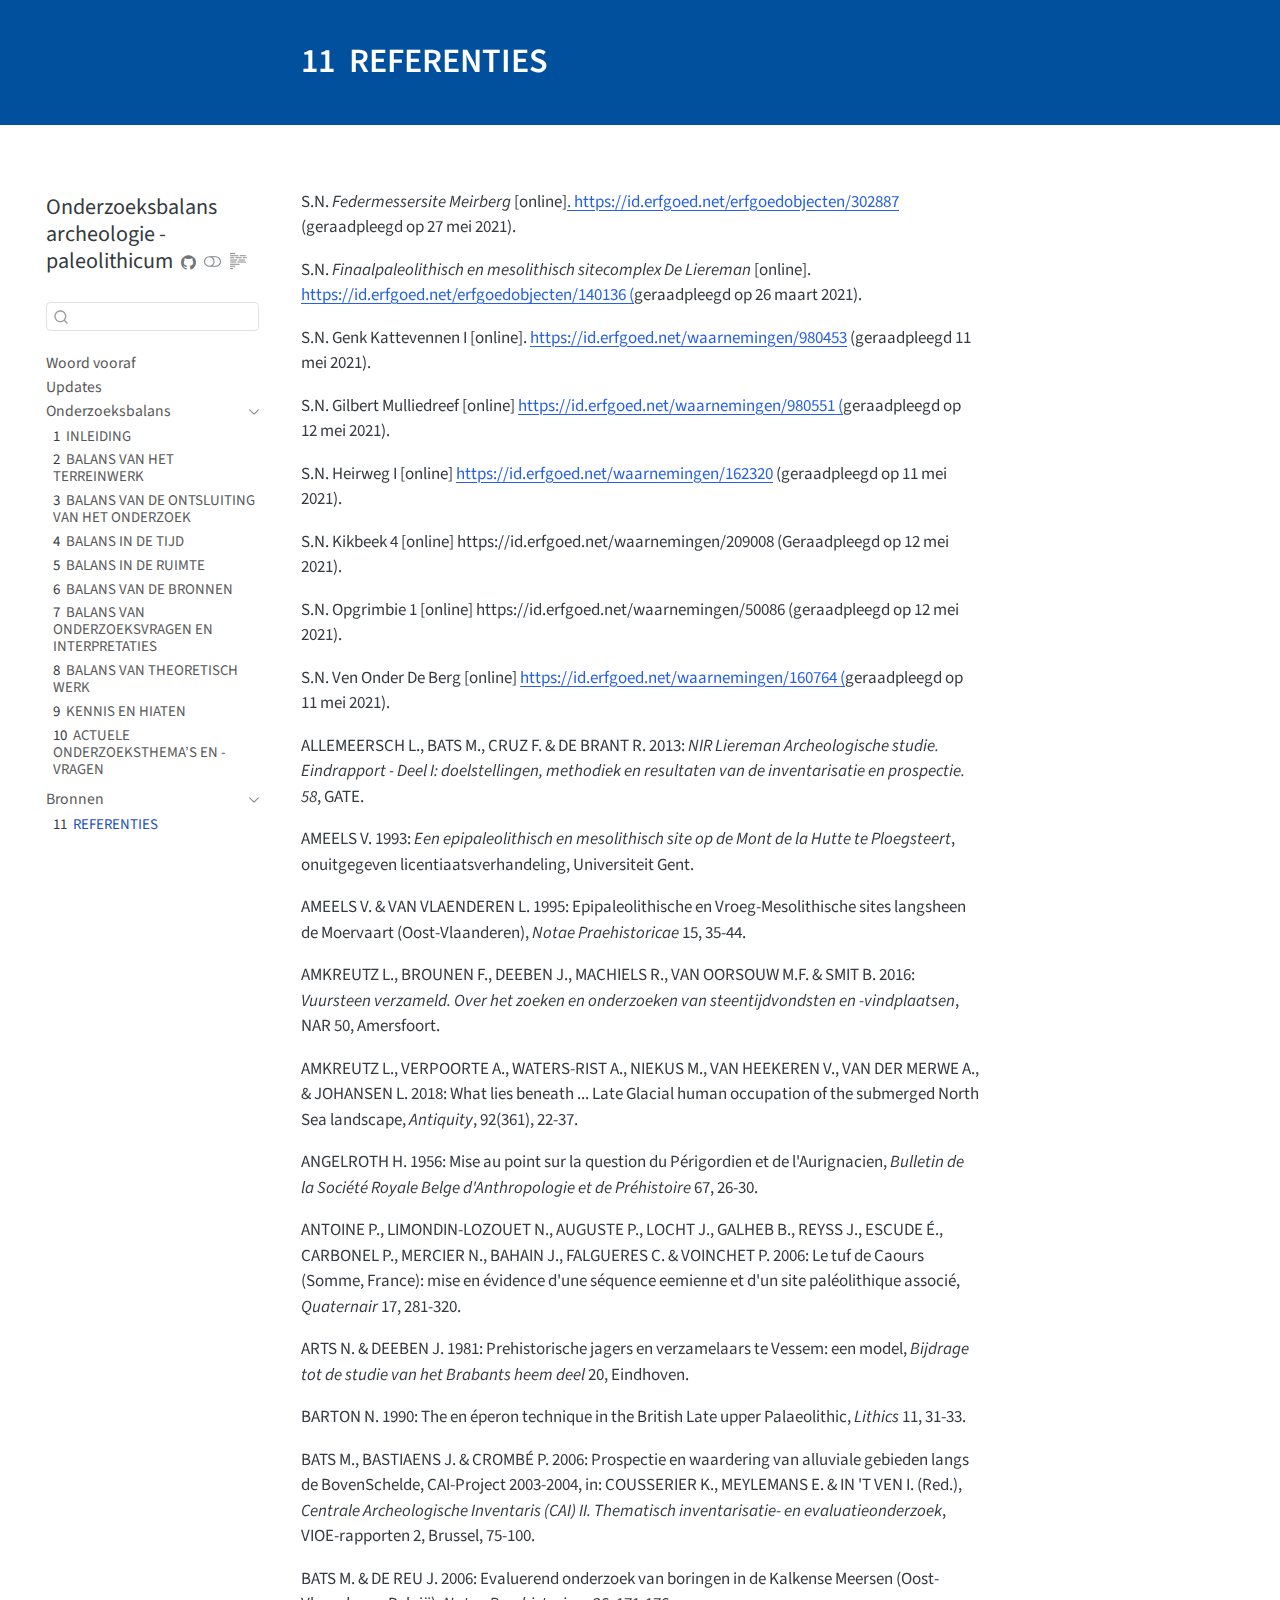
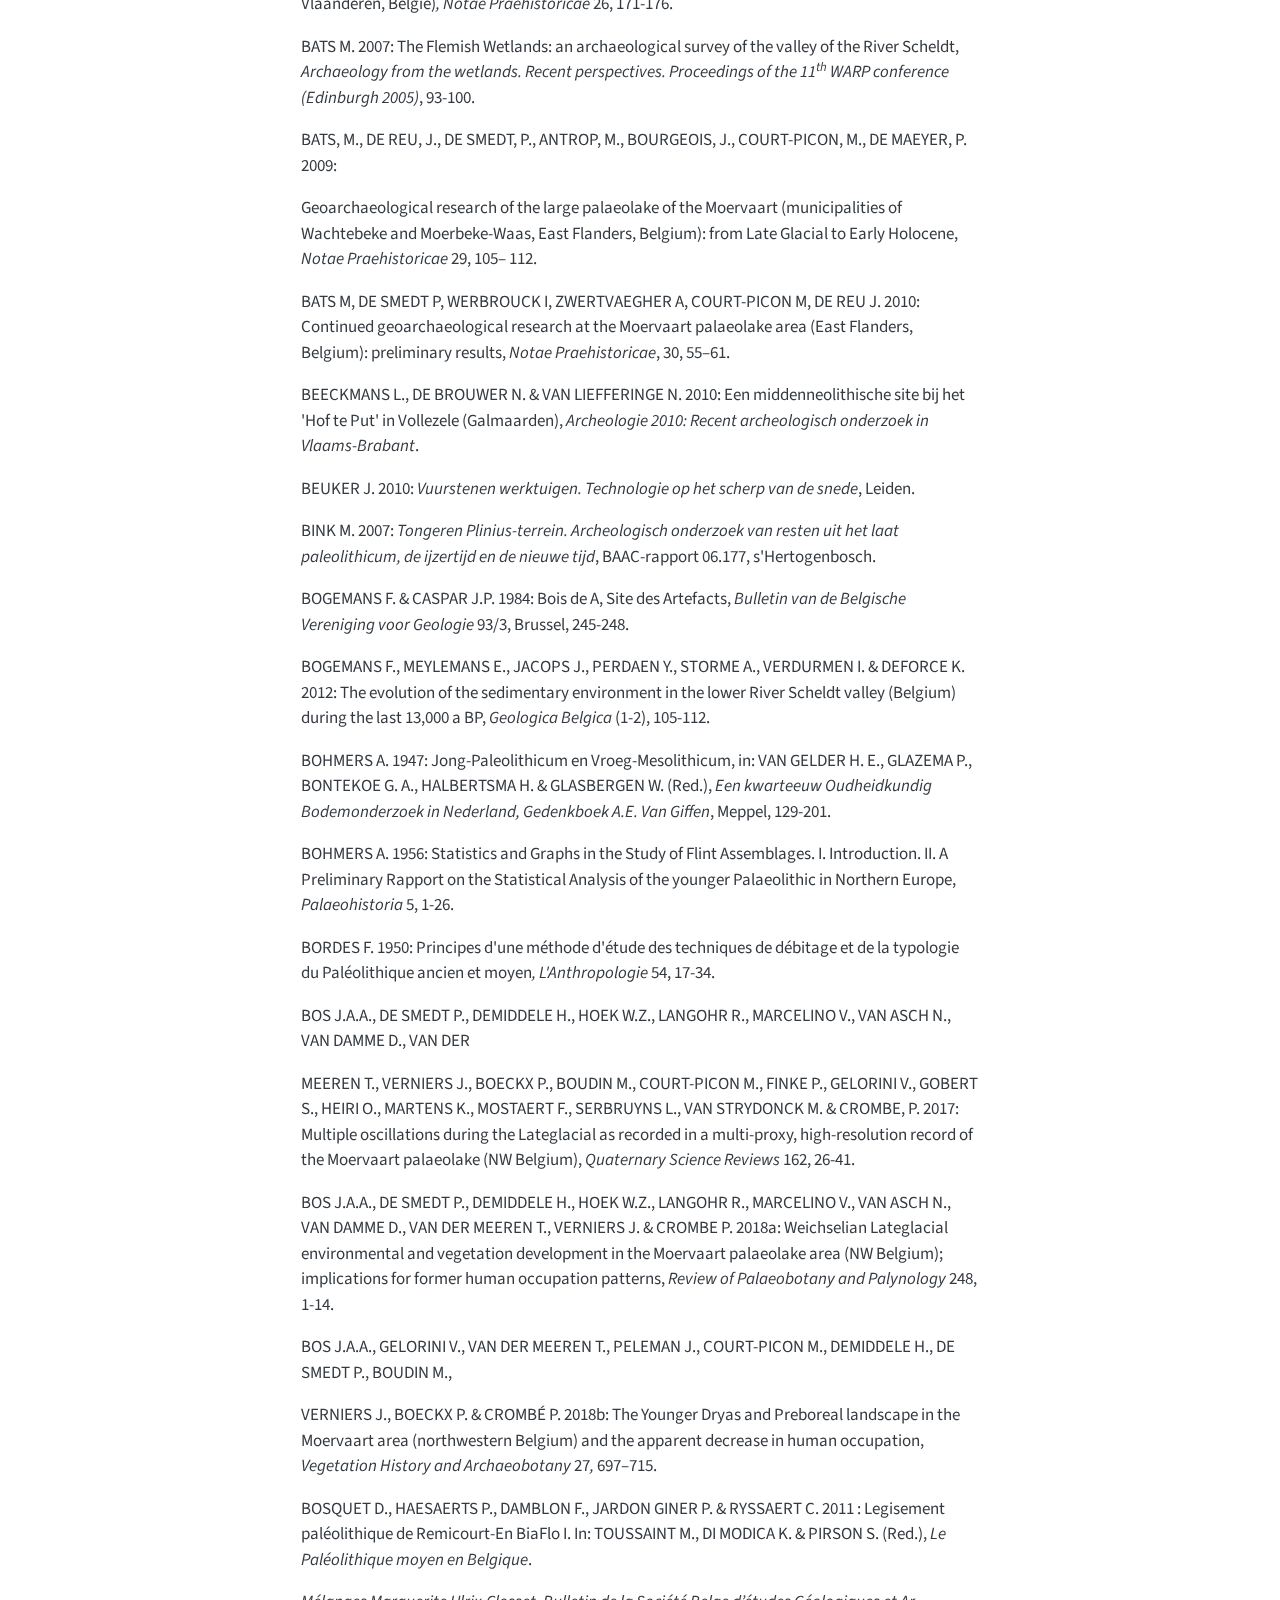
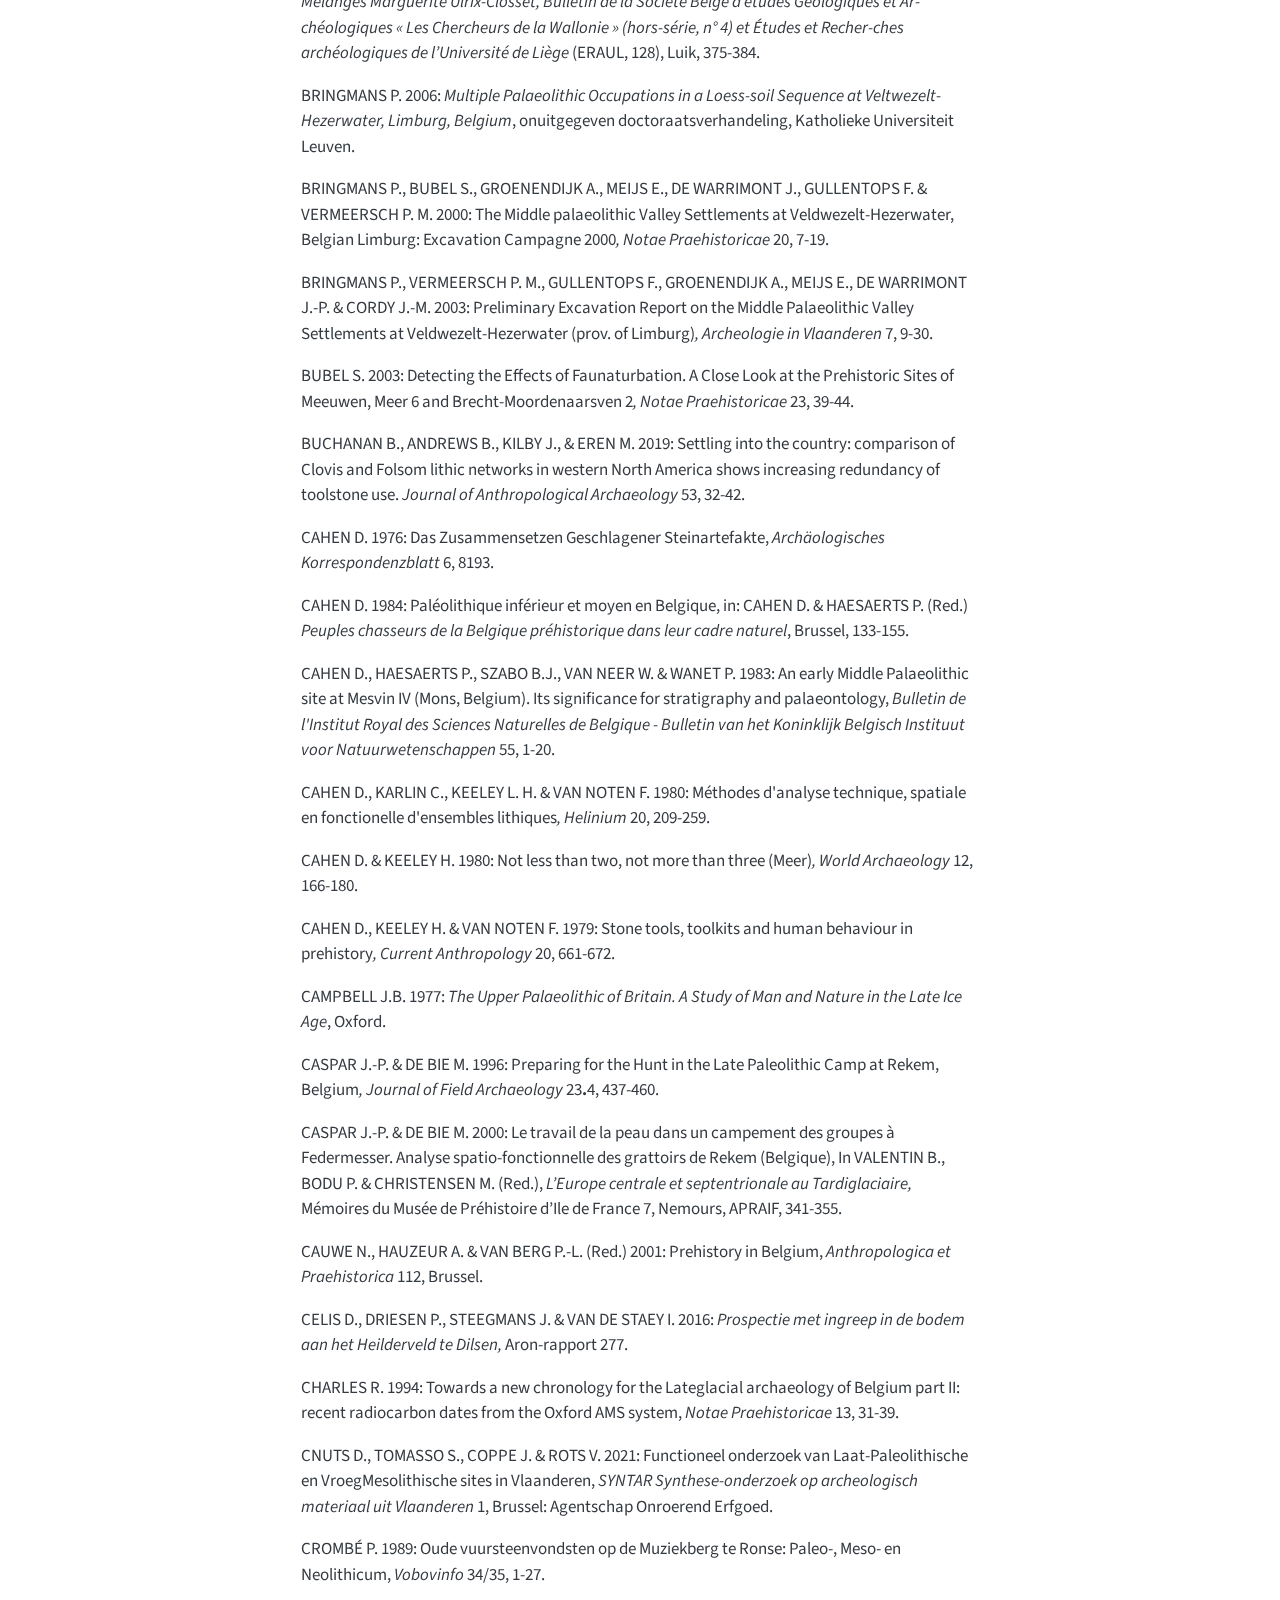
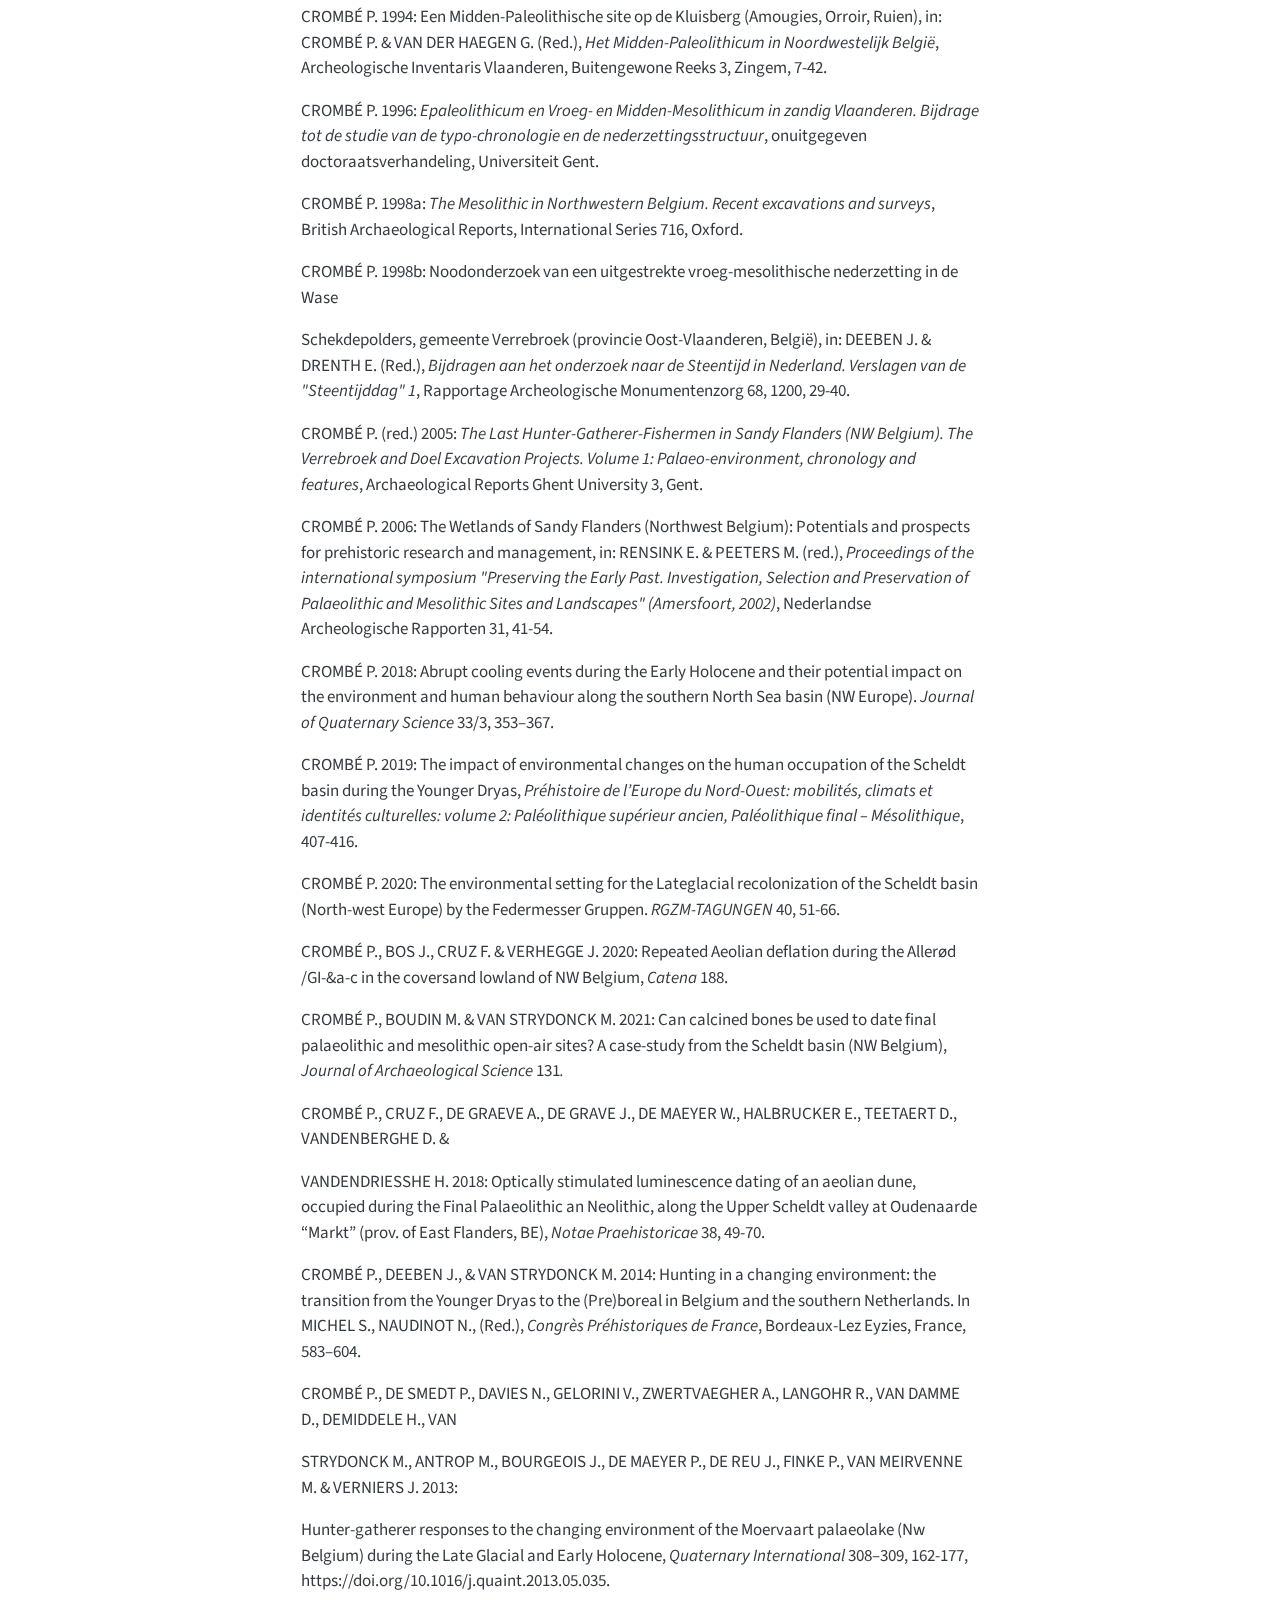
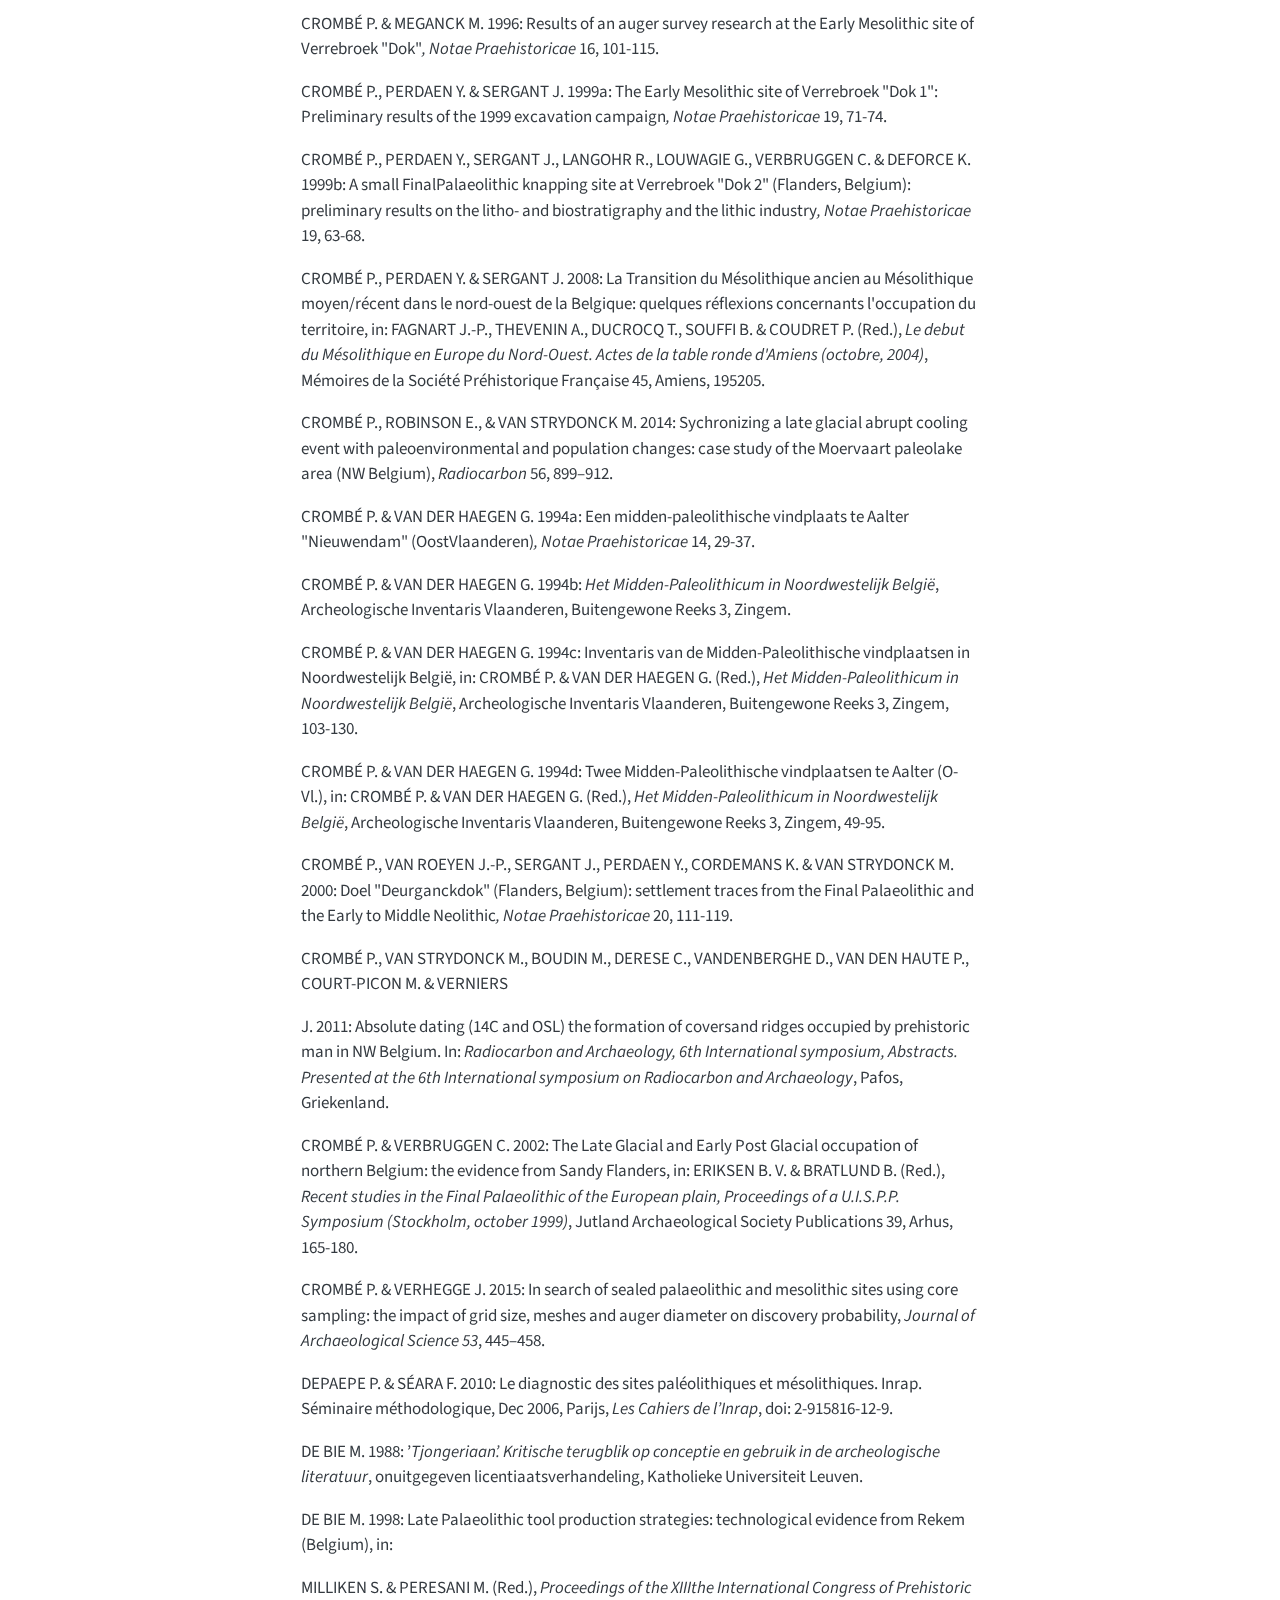
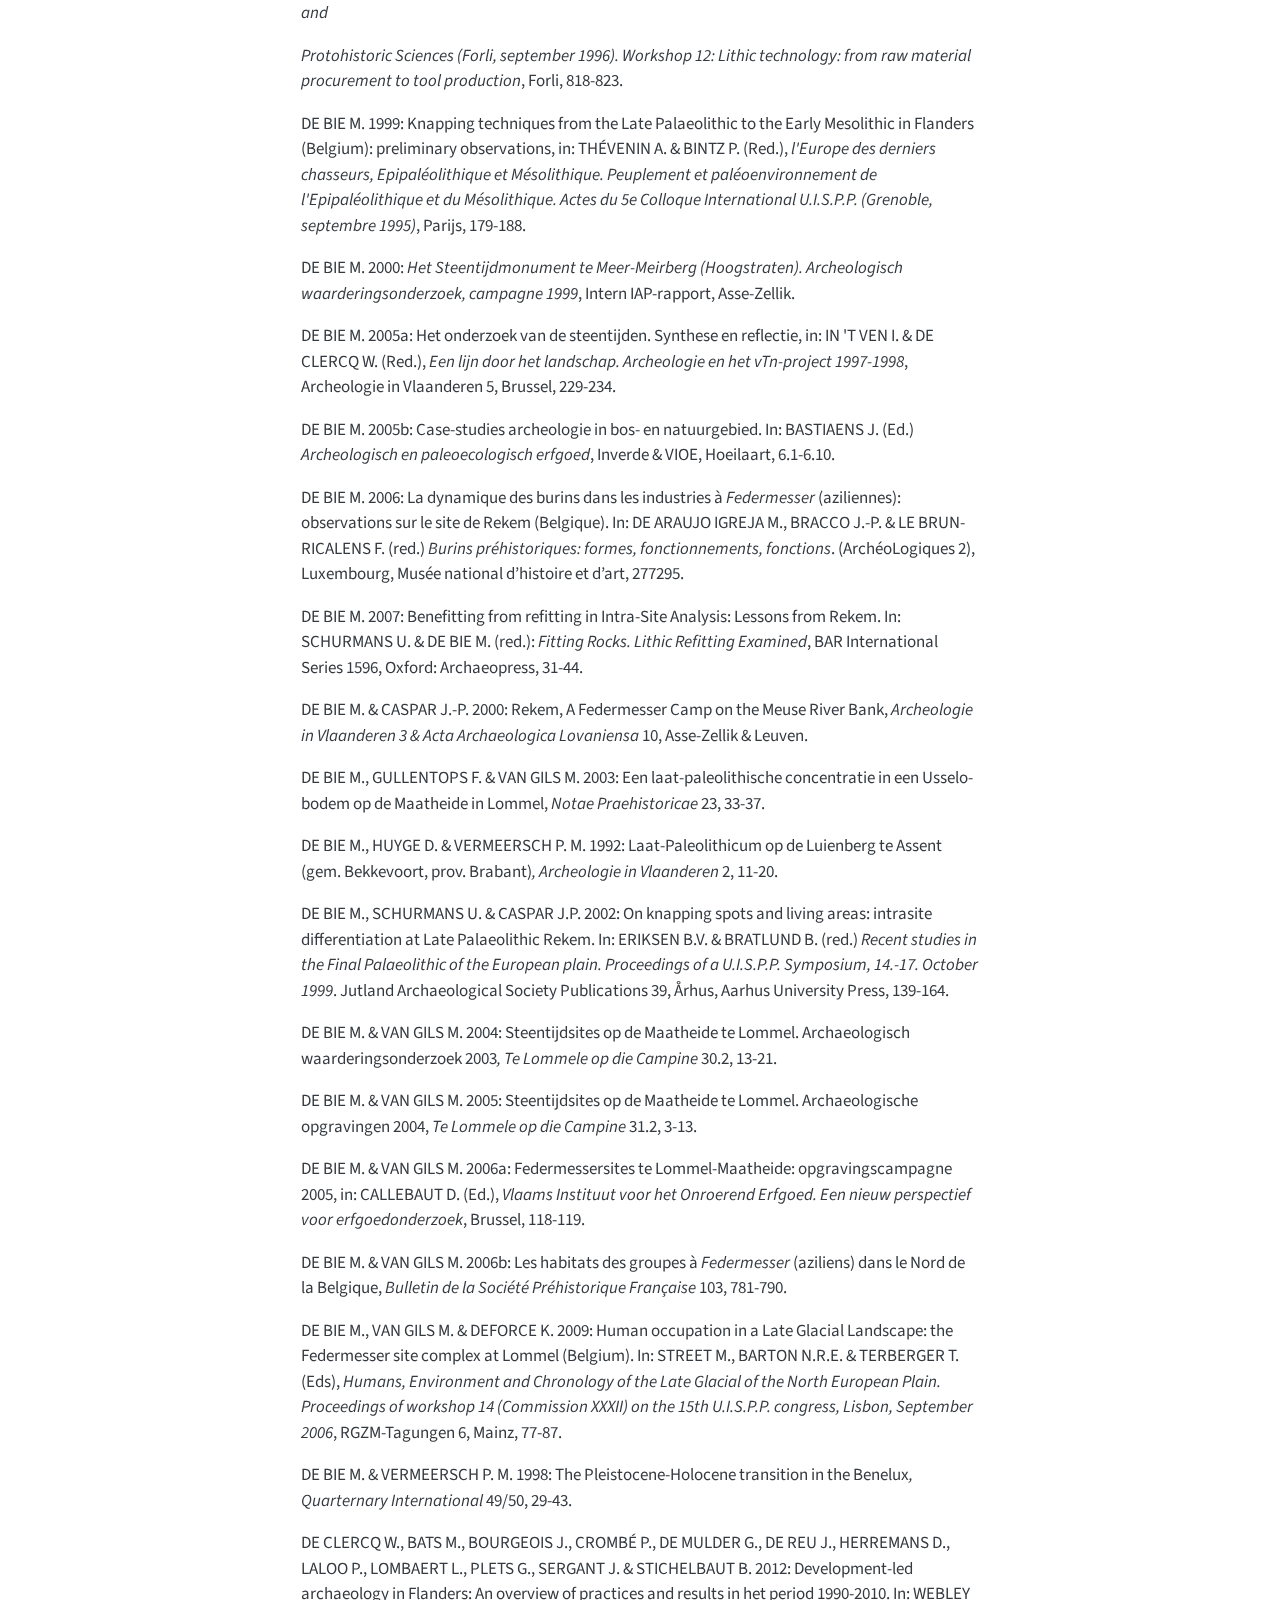
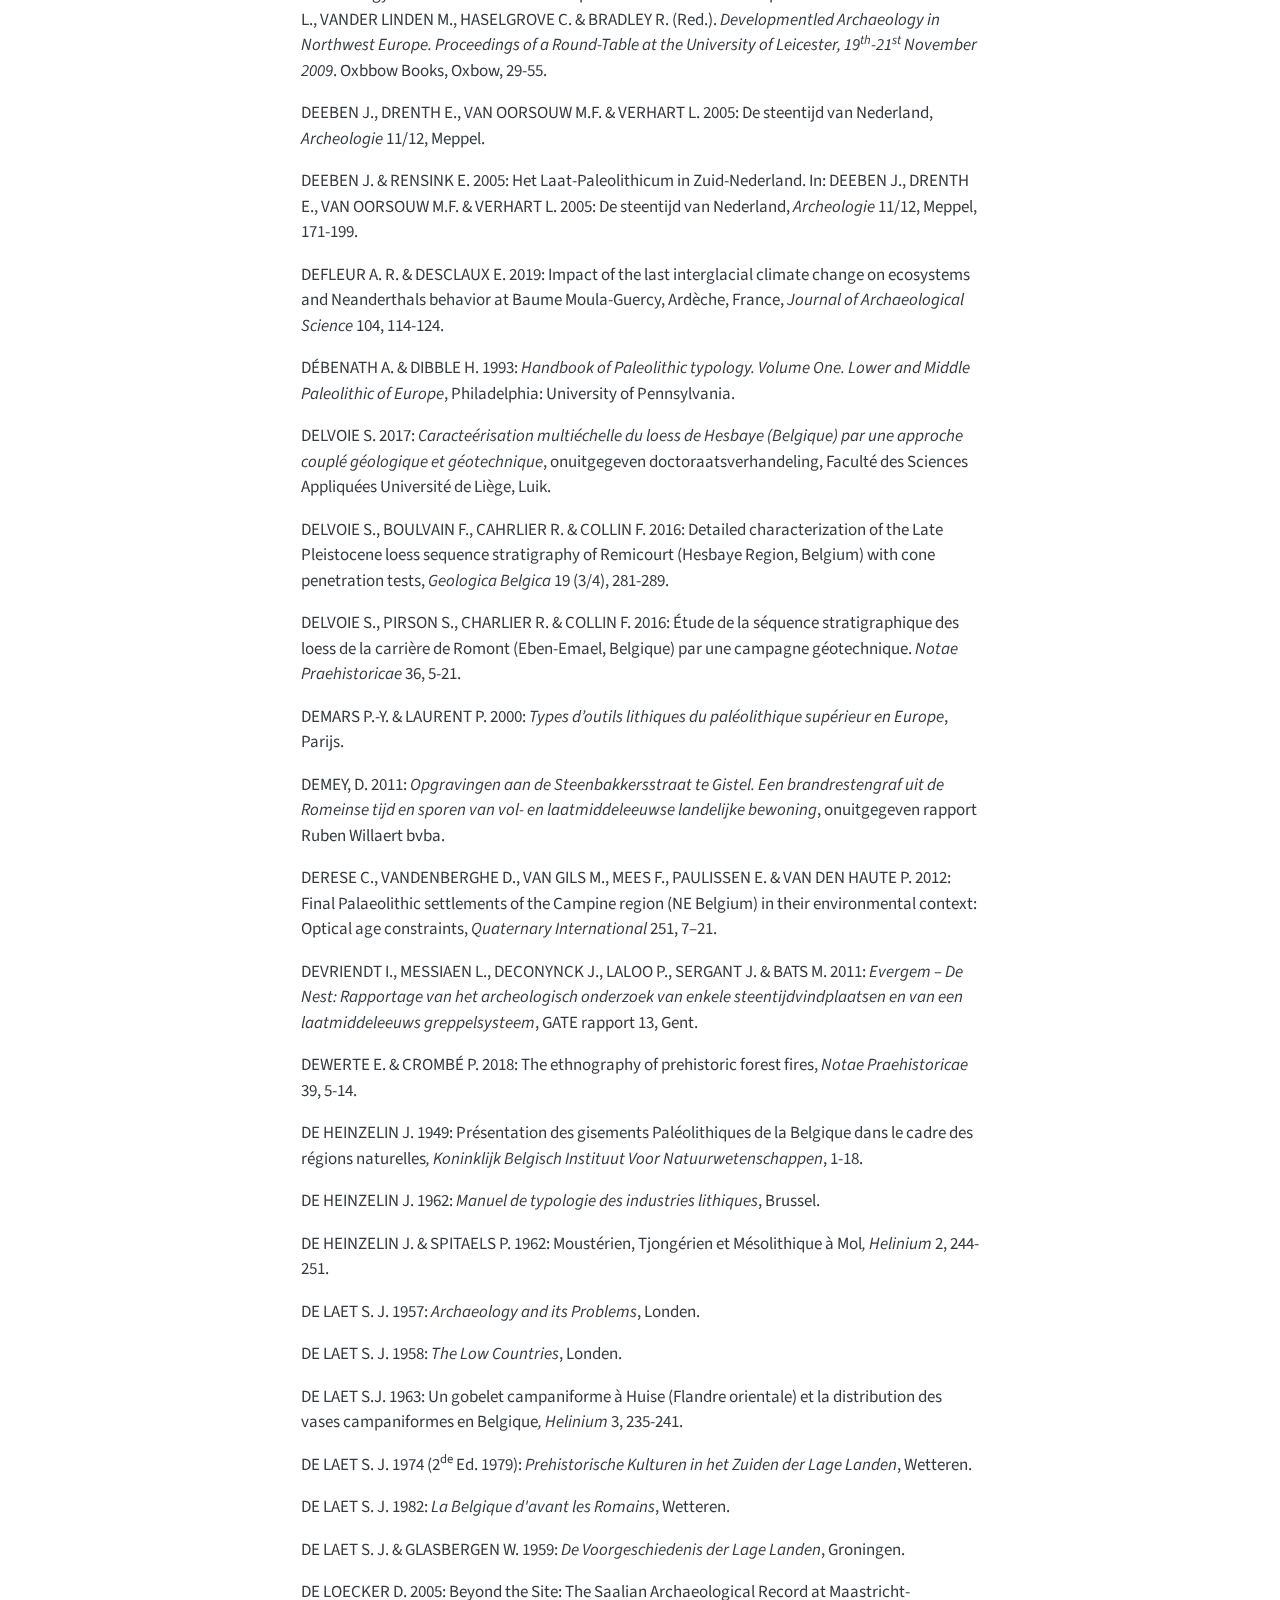
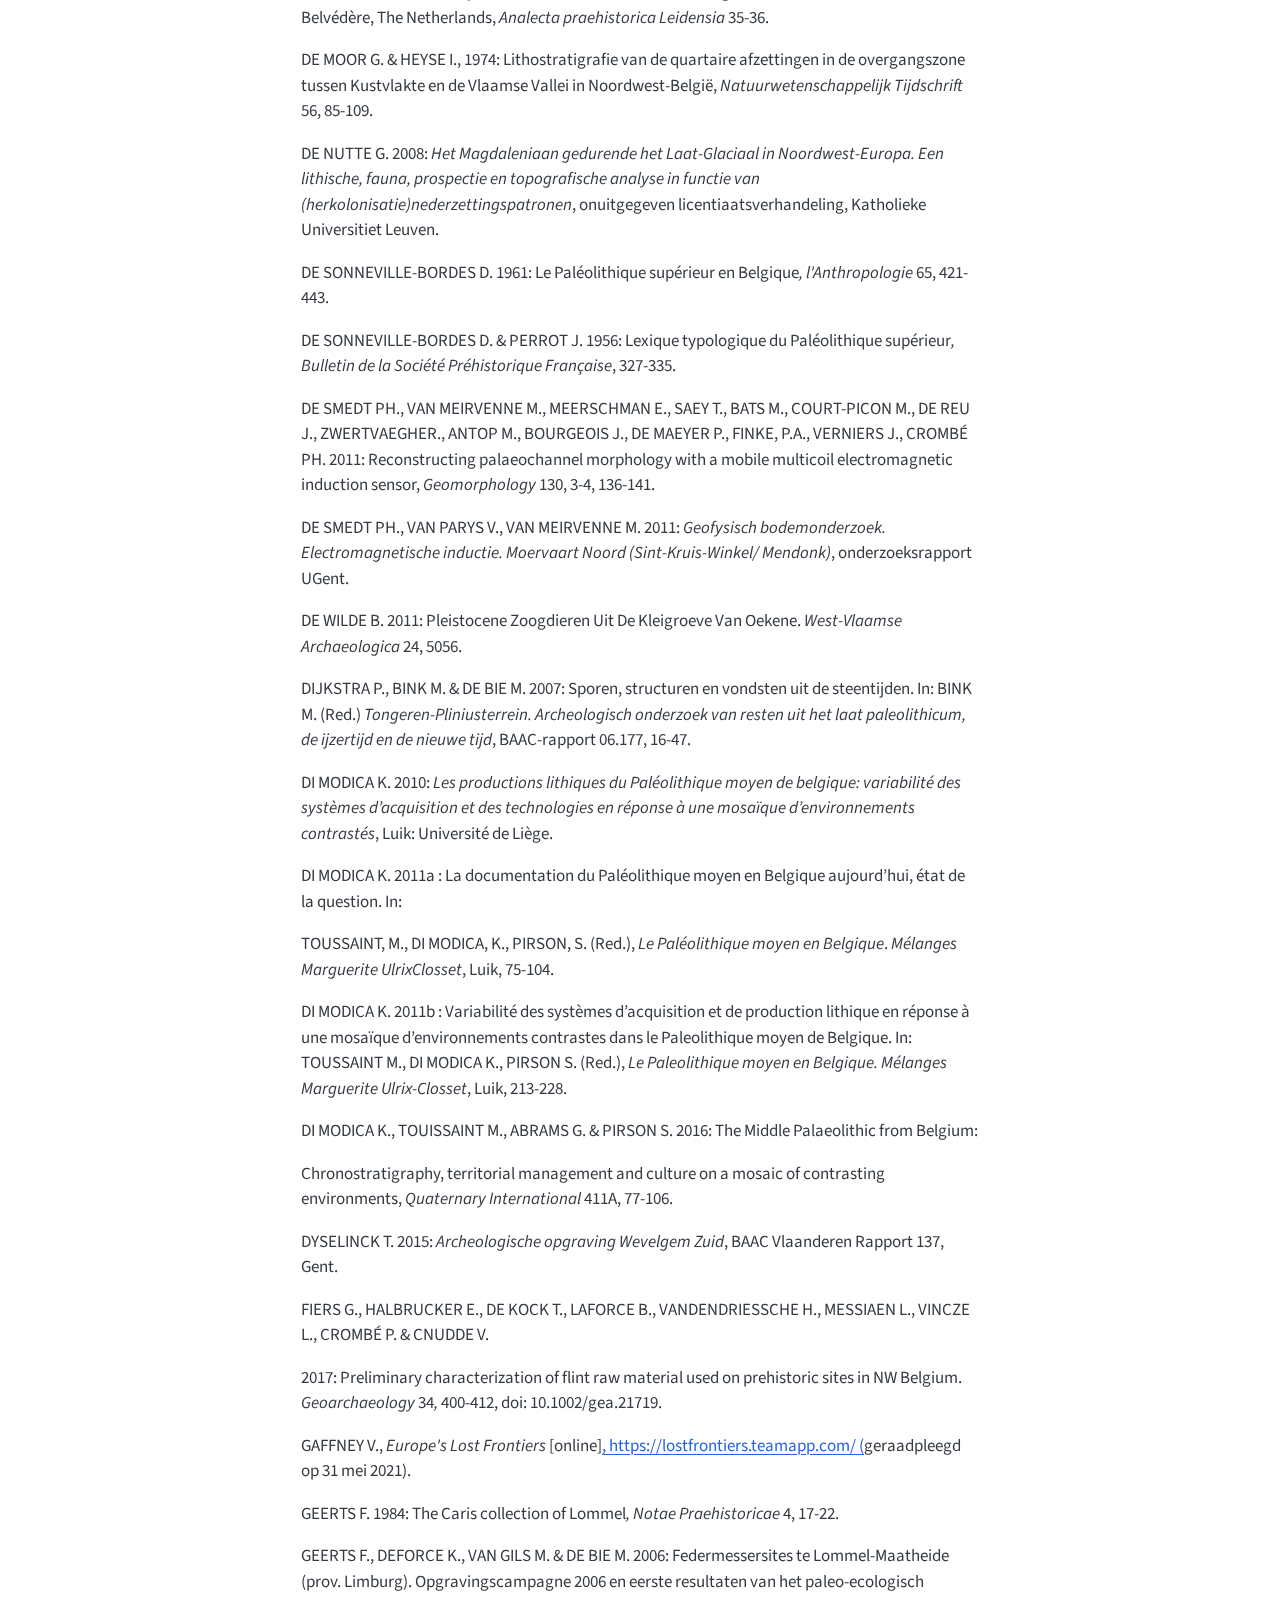
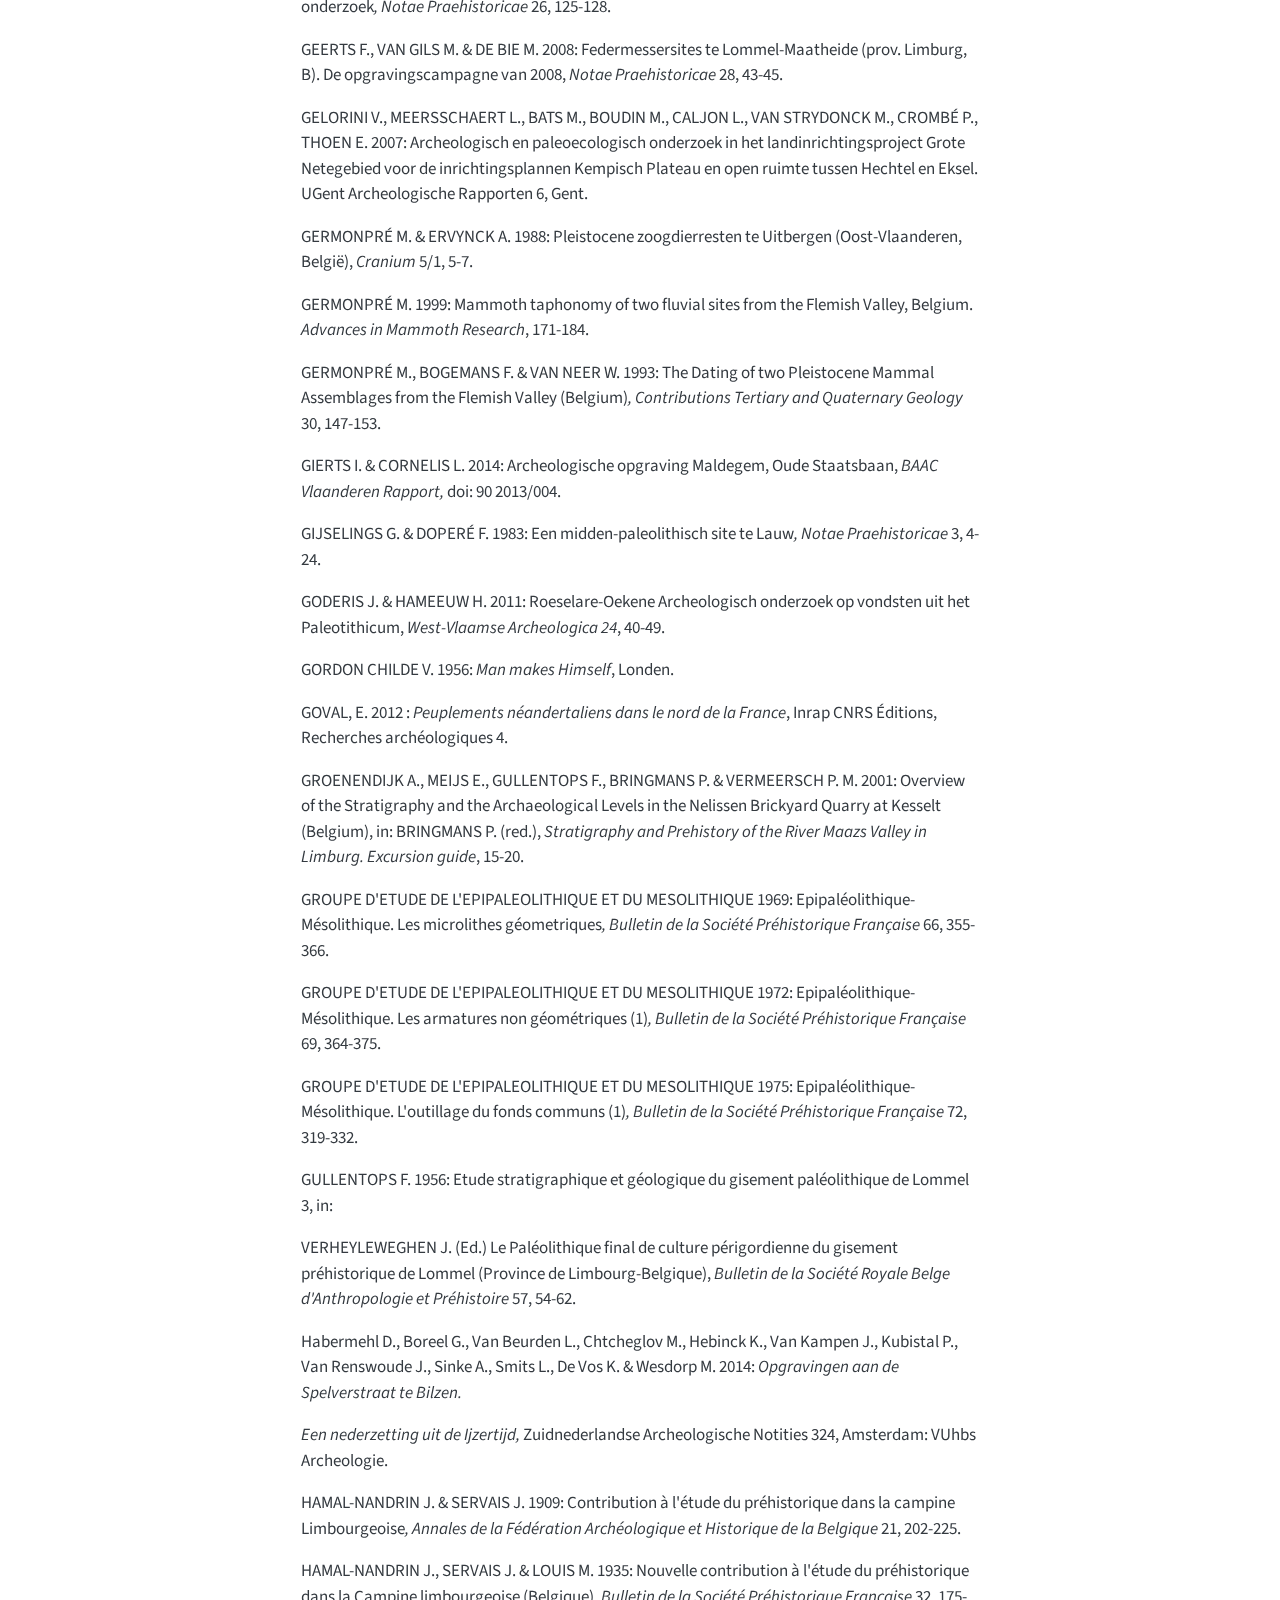
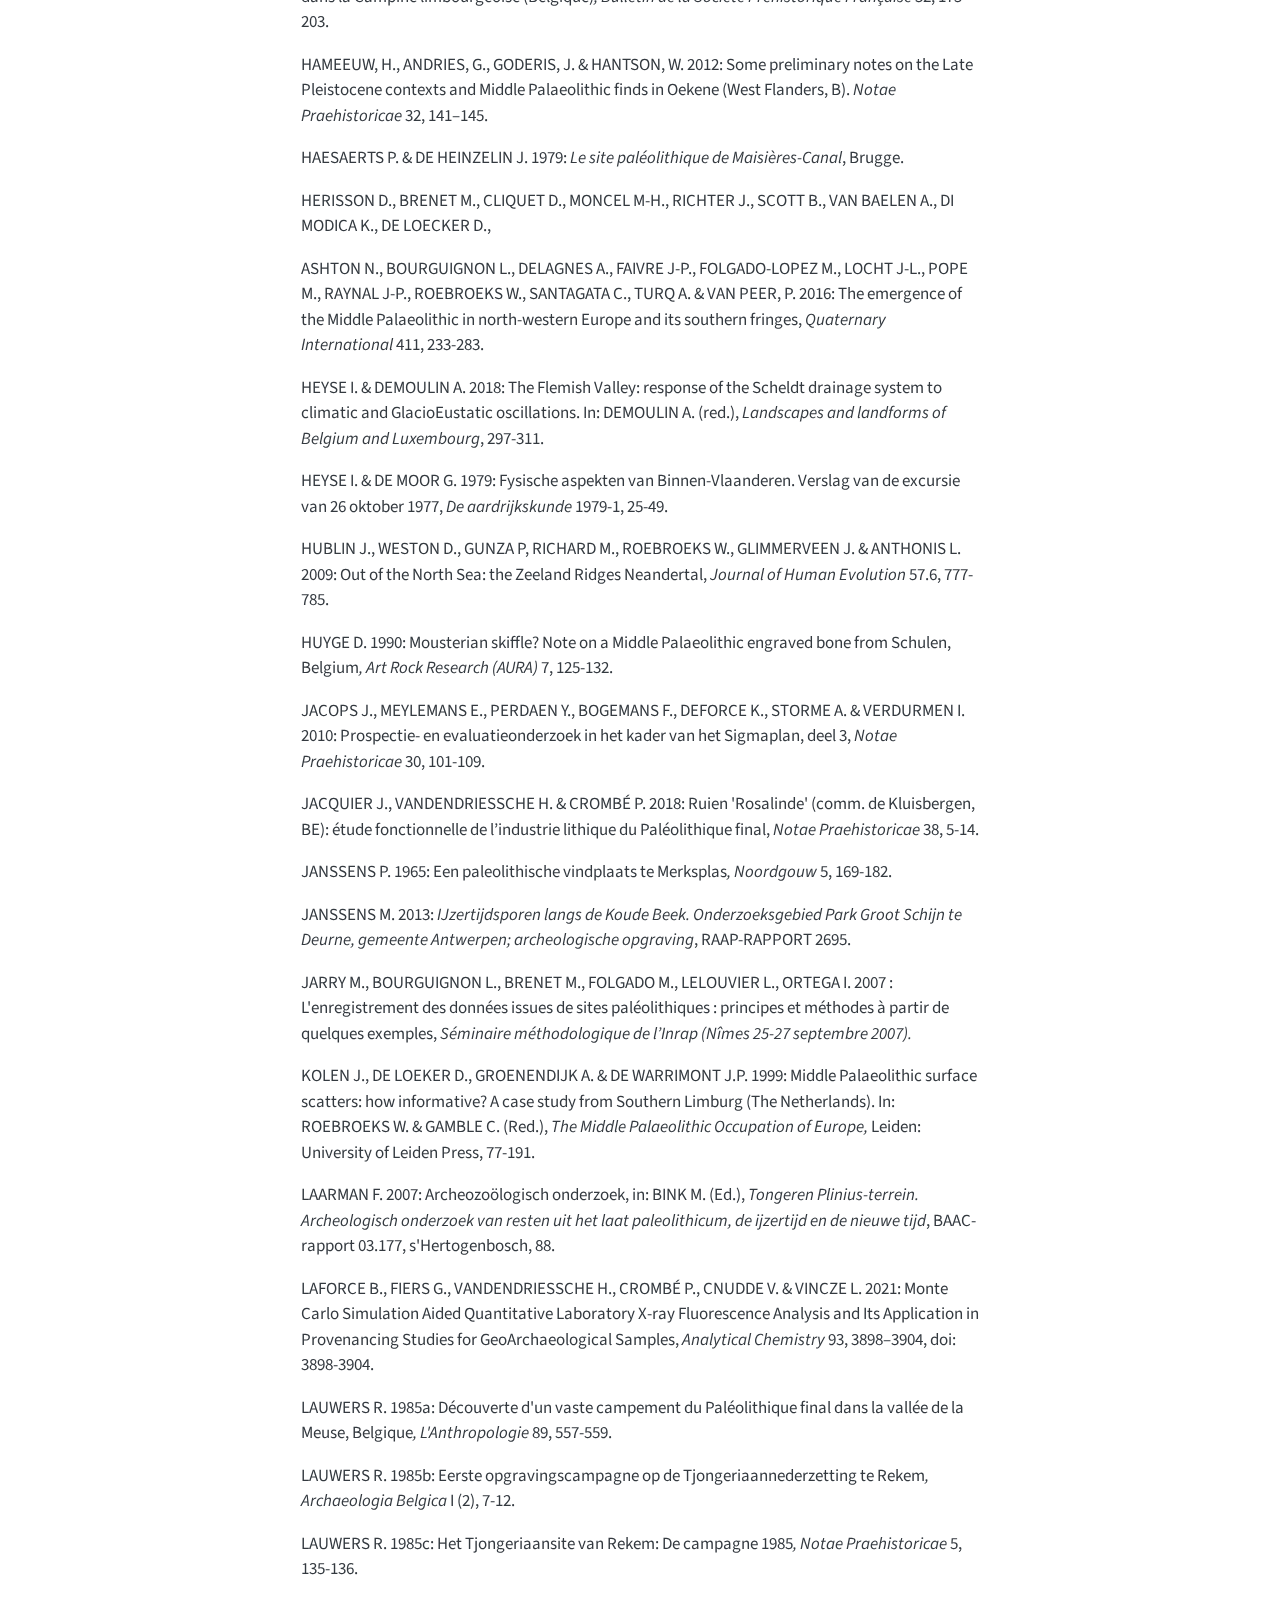
<file: docs/OBPALEO_bibliografie.html>
<!DOCTYPE html>
<html xmlns="http://www.w3.org/1999/xhtml" lang="nl" xml:lang="nl"><head>

<meta charset="utf-8">
<meta name="generator" content="quarto-1.5.57">

<meta name="viewport" content="width=device-width, initial-scale=1.0, user-scalable=yes">


<title>11&nbsp; REFERENTIES – Onderzoeksbalans archeologie - paleolithicum</title>
<style>
code{white-space: pre-wrap;}
span.smallcaps{font-variant: small-caps;}
div.columns{display: flex; gap: min(4vw, 1.5em);}
div.column{flex: auto; overflow-x: auto;}
div.hanging-indent{margin-left: 1.5em; text-indent: -1.5em;}
ul.task-list{list-style: none;}
ul.task-list li input[type="checkbox"] {
  width: 0.8em;
  margin: 0 0.8em 0.2em -1em; /* quarto-specific, see https://github.com/quarto-dev/quarto-cli/issues/4556 */ 
  vertical-align: middle;
}
</style>


<script src="site_libs/quarto-nav/quarto-nav.js"></script>
<script src="site_libs/quarto-nav/headroom.min.js"></script>
<script src="site_libs/clipboard/clipboard.min.js"></script>
<script src="site_libs/quarto-search/autocomplete.umd.js"></script>
<script src="site_libs/quarto-search/fuse.min.js"></script>
<script src="site_libs/quarto-search/quarto-search.js"></script>
<meta name="quarto:offset" content="./">
<link href="./OBPALEO_10.html" rel="prev">
<script src="site_libs/quarto-html/quarto.js"></script>
<script src="site_libs/quarto-html/popper.min.js"></script>
<script src="site_libs/quarto-html/tippy.umd.min.js"></script>
<script src="site_libs/quarto-html/anchor.min.js"></script>
<link href="site_libs/quarto-html/tippy.css" rel="stylesheet">
<link href="site_libs/quarto-html/quarto-syntax-highlighting.css" rel="stylesheet" class="quarto-color-scheme" id="quarto-text-highlighting-styles">
<link href="site_libs/quarto-html/quarto-syntax-highlighting-dark.css" rel="prefetch" class="quarto-color-scheme quarto-color-alternate" id="quarto-text-highlighting-styles">
<script src="site_libs/bootstrap/bootstrap.min.js"></script>
<link href="site_libs/bootstrap/bootstrap-icons.css" rel="stylesheet">
<link href="site_libs/bootstrap/bootstrap.min.css" rel="stylesheet" class="quarto-color-scheme" id="quarto-bootstrap" data-mode="light">
<link href="site_libs/bootstrap/bootstrap-dark.min.css" rel="prefetch" class="quarto-color-scheme quarto-color-alternate" id="quarto-bootstrap" data-mode="dark">
<script id="quarto-search-options" type="application/json">{
  "location": "sidebar",
  "copy-button": false,
  "collapse-after": 3,
  "panel-placement": "start",
  "type": "textbox",
  "limit": 50,
  "keyboard-shortcut": [
    "f",
    "/",
    "s"
  ],
  "show-item-context": false,
  "language": {
    "search-no-results-text": "Geen resultaat",
    "search-matching-documents-text": "Gevonden documenten",
    "search-copy-link-title": "Kopieer link om te zoeken",
    "search-hide-matches-text": "Extra overeenkomsten verbergen",
    "search-more-match-text": "meer overeenkomst in dit document",
    "search-more-matches-text": "meer overeenkomsten in dit document",
    "search-clear-button-title": "Wissen",
    "search-text-placeholder": "",
    "search-detached-cancel-button-title": "Annuleren",
    "search-submit-button-title": "Verzenden",
    "search-label": "Zoeken"
  }
}</script>
<style>

      .quarto-title-block .quarto-title-banner h1,
      .quarto-title-block .quarto-title-banner h2,
      .quarto-title-block .quarto-title-banner h3,
      .quarto-title-block .quarto-title-banner h4,
      .quarto-title-block .quarto-title-banner h5,
      .quarto-title-block .quarto-title-banner h6
      {
        color: white;
      }

      .quarto-title-block .quarto-title-banner {
        color: white;
background: #00509d;
      }
</style>


</head>

<body class="nav-sidebar floating">

<div id="quarto-search-results"></div>
  <header id="quarto-header" class="headroom fixed-top quarto-banner">
  <nav class="quarto-secondary-nav">
    <div class="container-fluid d-flex">
      <button type="button" class="quarto-btn-toggle btn" data-bs-toggle="collapse" role="button" data-bs-target=".quarto-sidebar-collapse-item" aria-controls="quarto-sidebar" aria-expanded="false" aria-label="Schakel zijbalknavigatie" onclick="if (window.quartoToggleHeadroom) { window.quartoToggleHeadroom(); }">
        <i class="bi bi-layout-text-sidebar-reverse"></i>
      </button>
        <a class="flex-grow-1 no-decor" role="navigation" data-bs-toggle="collapse" data-bs-target=".quarto-sidebar-collapse-item" aria-controls="quarto-sidebar" aria-expanded="false" aria-label="Schakel zijbalknavigatie" onclick="if (window.quartoToggleHeadroom) { window.quartoToggleHeadroom(); }">      
          <h1 class="quarto-secondary-nav-title"><span class="chapter-number">11</span>&nbsp; <span class="chapter-title">REFERENTIES</span></h1>
        </a>     
      <button type="button" class="btn quarto-search-button" aria-label="Zoeken" onclick="window.quartoOpenSearch();">
        <i class="bi bi-search"></i>
      </button>
    </div>
  </nav>
</header>
<!-- content -->
<header id="title-block-header" class="quarto-title-block default page-columns page-full">
  <div class="quarto-title-banner page-columns page-full">
    <div class="quarto-title column-body">
      <h1 class="title d-none d-lg-block"><span class="chapter-number">11</span>&nbsp; <span class="chapter-title">REFERENTIES</span></h1>
                      </div>
  </div>
    
  
  <div class="quarto-title-meta">

      
    
      
    </div>
    
  
  </header><div id="quarto-content" class="quarto-container page-columns page-rows-contents page-layout-article">
<!-- sidebar -->
  <nav id="quarto-sidebar" class="sidebar collapse collapse-horizontal quarto-sidebar-collapse-item sidebar-navigation floating overflow-auto">
    <div class="pt-lg-2 mt-2 text-left sidebar-header">
    <div class="sidebar-title mb-0 py-0">
      <a href="./">Onderzoeksbalans archeologie - paleolithicum</a> 
        <div class="sidebar-tools-main tools-wide">
    <a href="https://github.com/hanecakr/onderzoeksbalans_paleolithicum" title="Broncode" class="quarto-navigation-tool px-1" aria-label="Broncode"><i class="bi bi-github"></i></a>
  <a href="" class="quarto-color-scheme-toggle quarto-navigation-tool  px-1" onclick="window.quartoToggleColorScheme(); return false;" title="Schakel donkere modus"><i class="bi"></i></a>
  <a href="" class="quarto-reader-toggle quarto-navigation-tool px-1" onclick="window.quartoToggleReader(); return false;" title="Schakel leesmodus">
  <div class="quarto-reader-toggle-btn">
  <i class="bi"></i>
  </div>
</a>
</div>
    </div>
      </div>
        <div class="mt-2 flex-shrink-0 align-items-center">
        <div class="sidebar-search">
        <div id="quarto-search" class="" title="Zoeken"></div>
        </div>
        </div>
    <div class="sidebar-menu-container"> 
    <ul class="list-unstyled mt-1">
        <li class="sidebar-item">
  <div class="sidebar-item-container"> 
  <a href="./index.html" class="sidebar-item-text sidebar-link">
 <span class="menu-text">Woord vooraf</span></a>
  </div>
</li>
        <li class="sidebar-item">
  <div class="sidebar-item-container"> 
  <a href="./OBPALEO_00_wijzigingen.html" class="sidebar-item-text sidebar-link">
 <span class="menu-text">Updates</span></a>
  </div>
</li>
        <li class="sidebar-item sidebar-item-section">
      <div class="sidebar-item-container"> 
            <a class="sidebar-item-text sidebar-link text-start" data-bs-toggle="collapse" data-bs-target="#quarto-sidebar-section-1" role="navigation" aria-expanded="true">
 <span class="menu-text">Onderzoeksbalans</span></a>
          <a class="sidebar-item-toggle text-start" data-bs-toggle="collapse" data-bs-target="#quarto-sidebar-section-1" role="navigation" aria-expanded="true" aria-label="Schakel sectie">
            <i class="bi bi-chevron-right ms-2"></i>
          </a> 
      </div>
      <ul id="quarto-sidebar-section-1" class="collapse list-unstyled sidebar-section depth1 show">  
          <li class="sidebar-item">
  <div class="sidebar-item-container"> 
  <a href="./OBPALEO_01.html" class="sidebar-item-text sidebar-link">
 <span class="menu-text"><span class="chapter-number">1</span>&nbsp; <span class="chapter-title">INLEIDING</span></span></a>
  </div>
</li>
          <li class="sidebar-item">
  <div class="sidebar-item-container"> 
  <a href="./OBPALEO_02.html" class="sidebar-item-text sidebar-link">
 <span class="menu-text"><span class="chapter-number">2</span>&nbsp; <span class="chapter-title">BALANS VAN HET TERREINWERK</span></span></a>
  </div>
</li>
          <li class="sidebar-item">
  <div class="sidebar-item-container"> 
  <a href="./OBPALEO_03.html" class="sidebar-item-text sidebar-link">
 <span class="menu-text"><span class="chapter-number">3</span>&nbsp; <span class="chapter-title">BALANS VAN DE ONTSLUITING VAN HET ONDERZOEK</span></span></a>
  </div>
</li>
          <li class="sidebar-item">
  <div class="sidebar-item-container"> 
  <a href="./OBPALEO_04.html" class="sidebar-item-text sidebar-link">
 <span class="menu-text"><span class="chapter-number">4</span>&nbsp; <span class="chapter-title">BALANS IN DE TIJD</span></span></a>
  </div>
</li>
          <li class="sidebar-item">
  <div class="sidebar-item-container"> 
  <a href="./OBPALEO_05.html" class="sidebar-item-text sidebar-link">
 <span class="menu-text"><span class="chapter-number">5</span>&nbsp; <span class="chapter-title">BALANS IN DE RUIMTE</span></span></a>
  </div>
</li>
          <li class="sidebar-item">
  <div class="sidebar-item-container"> 
  <a href="./OBPALEO_06.html" class="sidebar-item-text sidebar-link">
 <span class="menu-text"><span class="chapter-number">6</span>&nbsp; <span class="chapter-title">BALANS VAN DE BRONNEN</span></span></a>
  </div>
</li>
          <li class="sidebar-item">
  <div class="sidebar-item-container"> 
  <a href="./OBPALEO_07.html" class="sidebar-item-text sidebar-link">
 <span class="menu-text"><span class="chapter-number">7</span>&nbsp; <span class="chapter-title">BALANS VAN ONDERZOEKSVRAGEN EN INTERPRETATIES</span></span></a>
  </div>
</li>
          <li class="sidebar-item">
  <div class="sidebar-item-container"> 
  <a href="./OBPALEO_08.html" class="sidebar-item-text sidebar-link">
 <span class="menu-text"><span class="chapter-number">8</span>&nbsp; <span class="chapter-title">BALANS VAN THEORETISCH WERK</span></span></a>
  </div>
</li>
          <li class="sidebar-item">
  <div class="sidebar-item-container"> 
  <a href="./OBPALEO_09.html" class="sidebar-item-text sidebar-link">
 <span class="menu-text"><span class="chapter-number">9</span>&nbsp; <span class="chapter-title">KENNIS EN HIATEN</span></span></a>
  </div>
</li>
          <li class="sidebar-item">
  <div class="sidebar-item-container"> 
  <a href="./OBPALEO_10.html" class="sidebar-item-text sidebar-link">
 <span class="menu-text"><span class="chapter-number">10</span>&nbsp; <span class="chapter-title">ACTUELE ONDERZOEKSTHEMA’S EN -VRAGEN</span></span></a>
  </div>
</li>
      </ul>
  </li>
        <li class="sidebar-item sidebar-item-section">
      <div class="sidebar-item-container"> 
            <a class="sidebar-item-text sidebar-link text-start" data-bs-toggle="collapse" data-bs-target="#quarto-sidebar-section-2" role="navigation" aria-expanded="true">
 <span class="menu-text">Bronnen</span></a>
          <a class="sidebar-item-toggle text-start" data-bs-toggle="collapse" data-bs-target="#quarto-sidebar-section-2" role="navigation" aria-expanded="true" aria-label="Schakel sectie">
            <i class="bi bi-chevron-right ms-2"></i>
          </a> 
      </div>
      <ul id="quarto-sidebar-section-2" class="collapse list-unstyled sidebar-section depth1 show">  
          <li class="sidebar-item">
  <div class="sidebar-item-container"> 
  <a href="./OBPALEO_bibliografie.html" class="sidebar-item-text sidebar-link active">
 <span class="menu-text"><span class="chapter-number">11</span>&nbsp; <span class="chapter-title">REFERENTIES</span></span></a>
  </div>
</li>
      </ul>
  </li>
    </ul>
    </div>
</nav>
<div id="quarto-sidebar-glass" class="quarto-sidebar-collapse-item" data-bs-toggle="collapse" data-bs-target=".quarto-sidebar-collapse-item"></div>
<!-- margin-sidebar -->
    <div id="quarto-margin-sidebar" class="sidebar margin-sidebar zindex-bottom">
        
    </div>
<!-- main -->
<main class="content quarto-banner-title-block" id="quarto-document-content">





<p>S.N. <em>Federmessersite Meirberg</em> [online]<a href="https://id.erfgoed.net/erfgoedobjecten/302887">. <u>https://id.erfgoed.net/erfgoedobjecten/302887</u></a> (geraadpleegd op 27 mei 2021).</p>
<p>S.N. <em>Finaalpaleolithisch en mesolithisch sitecomplex De Liereman</em> [online]. <a href="https://id.erfgoed.net/erfgoedobjecten/140136"><u>https://id.erfgoed.net/erfgoedobjecten/140136</u> (</a>geraadpleegd op 26 maart 2021).</p>
<p>S.N. Genk Kattevennen I [online]. <a href="https://id.erfgoed.net/waarnemingen/980453"><u>https://id.erfgoed.net/waarnemingen/980453</u></a> (geraadpleegd 11 mei 2021).</p>
<p>S.N. Gilbert Mulliedreef [online] <a href="https://id.erfgoed.net/waarnemingen/980551"><u>https://id.erfgoed.net/waarnemingen/980551</u> (</a>geraadpleegd op 12 mei 2021).</p>
<p>S.N. Heirweg I [online] <a href="https://id.erfgoed.net/waarnemingen/162320"><u>https://id.erfgoed.net/waarnemingen/162320</u></a> (geraadpleegd op 11 mei 2021).</p>
<p>S.N. Kikbeek 4 [online] https://id.erfgoed.net/waarnemingen/209008 (Geraadpleegd op 12 mei 2021).</p>
<p>S.N. Opgrimbie 1 [online] https://id.erfgoed.net/waarnemingen/50086 (geraadpleegd op 12 mei 2021).</p>
<p>S.N. Ven Onder De Berg [online] <a href="https://id.erfgoed.net/waarnemingen/160764"><u>https://id.erfgoed.net/waarnemingen/160764</u> (</a>geraadpleegd op 11 mei 2021).</p>
<p>ALLEMEERSCH L., BATS M., CRUZ F. &amp; DE BRANT R. 2013: <em>NIR Liereman Archeologische studie. Eindrapport - Deel I: doelstellingen, methodiek en resultaten van de inventarisatie en prospectie. 58</em>, GATE.</p>
<p>AMEELS V. 1993: <em>Een epipaleolithisch en mesolithisch site op de Mont de la Hutte te Ploegsteert</em>, onuitgegeven licentiaatsverhandeling, Universiteit Gent.</p>
<p>AMEELS V. &amp; VAN VLAENDEREN L. 1995: Epipaleolithische en Vroeg-Mesolithische sites langsheen de Moervaart (Oost-Vlaanderen), <em>Notae Praehistoricae</em> 15, 35-44.</p>
<p>AMKREUTZ L., BROUNEN F., DEEBEN J., MACHIELS R., VAN OORSOUW M.F. &amp; SMIT B. 2016: <em>Vuursteen verzameld. Over het zoeken en onderzoeken van steentijdvondsten en -vindplaatsen</em>, NAR 50, Amersfoort.</p>
<p>AMKREUTZ L., VERPOORTE A., WATERS-RIST A., NIEKUS M., VAN HEEKEREN V., VAN DER MERWE A., &amp; JOHANSEN L. 2018: What lies beneath ... Late Glacial human occupation of the submerged North Sea landscape, <em>Antiquity</em>, 92(361), 22-37.</p>
<p>ANGELROTH H. 1956: Mise au point sur la question du Périgordien et de l'Aurignacien, <em>Bulletin de la Société Royale Belge d'Anthropologie et de Préhistoire</em> 67, 26-30.</p>
<p>ANTOINE P., LIMONDIN-LOZOUET N., AUGUSTE P., LOCHT J., GALHEB B., REYSS J., ESCUDE É., CARBONEL P., MERCIER N., BAHAIN J., FALGUERES C. &amp; VOINCHET P. 2006: Le tuf de Caours (Somme, France): mise en évidence d'une séquence eemienne et d'un site paléolithique associé, <em>Quaternair</em> 17, 281-320.</p>
<p>ARTS N. &amp; DEEBEN J. 1981: Prehistorische jagers en verzamelaars te Vessem: een model, <em>Bijdrage tot de studie van het Brabants heem deel</em> 20, Eindhoven.</p>
<p>BARTON N. 1990: The en éperon technique in the British Late upper Palaeolithic, <em>Lithics</em> 11, 31-33.</p>
<p>BATS M., BASTIAENS J. &amp; CROMBÉ P. 2006: Prospectie en waardering van alluviale gebieden langs de BovenSchelde, CAI-Project 2003-2004, in: COUSSERIER K., MEYLEMANS E. &amp; IN 'T VEN I. (Red.), <em>Centrale Archeologische Inventaris (CAI) II. Thematisch inventarisatie- en evaluatieonderzoek</em>, VIOE-rapporten 2, Brussel, 75-100.</p>
<p>BATS M. &amp; DE REU J. 2006: Evaluerend onderzoek van boringen in de Kalkense Meersen (Oost-Vlaanderen, België)<em>,</em> <em>Notae Praehistoricae</em> 26, 171-176.</p>
<p>BATS M. 2007: The Flemish Wetlands: an archaeological survey of the valley of the River Scheldt, <em>Archaeology from the wetlands. Recent perspectives. Proceedings of the 11<sup>th</sup> WARP conference (Edinburgh 2005)</em>, 93-100.</p>
<p>BATS, M., DE REU, J., DE SMEDT, P., ANTROP, M., BOURGEOIS, J., COURT-PICON, M., DE MAEYER, P. 2009:</p>
<p>Geoarchaeological research of the large palaeolake of the Moervaart (municipalities of Wachtebeke and Moerbeke-Waas, East Flanders, Belgium): from Late Glacial to Early Holocene, <em>Notae Praehistoricae</em> 29, 105– 112.</p>
<p>BATS M, DE SMEDT P, WERBROUCK I, ZWERTVAEGHER A, COURT-PICON M, DE REU J. 2010: Continued geoarchaeological research at the Moervaart palaeolake area (East Flanders, Belgium): preliminary results, <em>Notae Praehistoricae</em>, 30, 55–61.</p>
<p>BEECKMANS L., DE BROUWER N. &amp; VAN LIEFFERINGE N. 2010: Een middenneolithische site bij het 'Hof te Put' in Vollezele (Galmaarden), <em>Archeologie 2010: Recent archeologisch onderzoek in Vlaams-Brabant</em>.</p>
<p>BEUKER J. 2010: <em>Vuurstenen werktuigen. Technologie op het scherp van de snede</em>, Leiden.</p>
<p>BINK M. 2007: <em>Tongeren Plinius-terrein. Archeologisch onderzoek van resten uit het laat paleolithicum, de ijzertijd en de nieuwe tijd</em>, BAAC-rapport 06.177, s'Hertogenbosch.</p>
<p>BOGEMANS F. &amp; CASPAR J.P. 1984: Bois de A, Site des Artefacts, <em>Bulletin van de Belgische Vereniging voor Geologie</em> 93/3, Brussel, 245-248.</p>
<p>BOGEMANS F., MEYLEMANS E., JACOPS J., PERDAEN Y., STORME A., VERDURMEN I. &amp; DEFORCE K. 2012: The evolution of the sedimentary environment in the lower River Scheldt valley (Belgium) during the last 13,000 a BP, <em>Geologica Belgica</em> (1-2), 105-112.</p>
<p>BOHMERS A. 1947: Jong-Paleolithicum en Vroeg-Mesolithicum, in: VAN GELDER H. E., GLAZEMA P., BONTEKOE G. A., HALBERTSMA H. &amp; GLASBERGEN W. (Red.), <em>Een kwarteeuw Oudheidkundig Bodemonderzoek in Nederland, Gedenkboek A.E. Van Giffen</em>, Meppel, 129-201.</p>
<p>BOHMERS A. 1956: Statistics and Graphs in the Study of Flint Assemblages. I. Introduction. II. A Preliminary Rapport on the Statistical Analysis of the younger Palaeolithic in Northern Europe, <em>Palaeohistoria</em> 5, 1-26.</p>
<p>BORDES F. 1950: Principes d'une méthode d'étude des techniques de débitage et de la typologie du Paléolithique ancien et moyen<em>,</em> <em>L'Anthropologie</em> 54, 17-34.</p>
<p>BOS J.A.A., DE SMEDT P., DEMIDDELE H., HOEK W.Z., LANGOHR R., MARCELINO V., VAN ASCH N., VAN DAMME D., VAN DER</p>
<p>MEEREN T., VERNIERS J., BOECKX P., BOUDIN M., COURT-PICON M., FINKE P., GELORINI V., GOBERT S., HEIRI O., MARTENS K., MOSTAERT F., SERBRUYNS L., VAN STRYDONCK M. &amp; CROMBE, P. 2017: Multiple oscillations during the Lateglacial as recorded in a multi-proxy, high-resolution record of the Moervaart palaeolake (NW Belgium), <em>Quaternary Science Reviews</em> 162, 26-41.</p>
<p>BOS J.A.A., DE SMEDT P., DEMIDDELE H., HOEK W.Z., LANGOHR R., MARCELINO V., VAN ASCH N., VAN DAMME D., VAN DER MEEREN T., VERNIERS J. &amp; CROMBE P. 2018a: Weichselian Lateglacial environmental and vegetation development in the Moervaart palaeolake area (NW Belgium); implications for former human occupation patterns, <em>Review of Palaeobotany and Palynology</em> 248, 1-14.</p>
<p>BOS J.A.A., GELORINI V., VAN DER MEEREN T., PELEMAN J., COURT-PICON M., DEMIDDELE H., DE SMEDT P., BOUDIN M.,</p>
<p>VERNIERS J., BOECKX P. &amp; CROMBÉ P. 2018b: The Younger Dryas and Preboreal landscape in the Moervaart area (northwestern Belgium) and the apparent decrease in human occupation, <em>Vegetation History and Archaeobotany</em> 27<em>,</em> 697–715.</p>
<p>BOSQUET D., HAESAERTS P., DAMBLON F., JARDON GINER P. &amp; RYSSAERT C. 2011 : Legisement paléolithique de Remicourt-En BiaFlo I. In: TOUSSAINT M., DI MODICA K. &amp; PIRSON S. (Red.), <em>Le Paléolithique moyen en Belgique</em>.</p>
<p><em>Mélanges Marguerite Ulrix-Closset, Bulletin de la Société Belge d’études Géologiques et Ar-chéologiques « Les Chercheurs de la Wallonie » (hors-série, n° 4) et Études et Recher-ches archéologiques de l’Université de Liège</em> (ERAUL, 128), Luik, 375-384.</p>
<p>BRINGMANS P. 2006: <em>Multiple Palaeolithic Occupations in a Loess-soil Sequence at Veltwezelt-Hezerwater, Limburg, Belgium</em>, onuitgegeven doctoraatsverhandeling, Katholieke Universiteit Leuven.</p>
<p>BRINGMANS P., BUBEL S., GROENENDIJK A., MEIJS E., DE WARRIMONT J., GULLENTOPS F. &amp; VERMEERSCH P. M. 2000: The Middle palaeolithic Valley Settlements at Veldwezelt-Hezerwater, Belgian Limburg: Excavation Campagne 2000<em>,</em> <em>Notae Praehistoricae</em> 20, 7-19.</p>
<p>BRINGMANS P., VERMEERSCH P. M., GULLENTOPS F., GROENENDIJK A., MEIJS E., DE WARRIMONT J.-P. &amp; CORDY J.-M. 2003: Preliminary Excavation Report on the Middle Palaeolithic Valley Settlements at Veldwezelt-Hezerwater (prov. of Limburg)<em>,</em> <em>Archeologie in Vlaanderen</em> 7, 9-30.</p>
<p>BUBEL S. 2003: Detecting the Effects of Faunaturbation. A Close Look at the Prehistoric Sites of Meeuwen, Meer 6 and Brecht-Moordenaarsven 2<em>,</em> <em>Notae Praehistoricae</em> 23, 39-44.</p>
<p>BUCHANAN B., ANDREWS B., KILBY J., &amp; EREN M. 2019: Settling into the country: comparison of Clovis and Folsom lithic networks in western North America shows increasing redundancy of toolstone use. <em>Journal of Anthropological Archaeology</em> 53, 32-42.</p>
<p>CAHEN D. 1976: Das Zusammensetzen Geschlagener Steinartefakte, <em>Archäologisches Korrespondenzblatt</em> 6, 8193.</p>
<p>CAHEN D. 1984: Paléolithique inférieur et moyen en Belgique, in: CAHEN D. &amp; HAESAERTS P. (Red.) <em>Peuples chasseurs de la Belgique préhistorique dans leur cadre naturel</em>, Brussel, 133-155.</p>
<p>CAHEN D., HAESAERTS P., SZABO B.J., VAN NEER W. &amp; WANET P. 1983: An early Middle Palaeolithic site at Mesvin IV (Mons, Belgium). Its significance for stratigraphy and palaeontology, <em>Bulletin de l'Institut Royal des Sciences Naturelles de Belgique - Bulletin van het Koninklijk Belgisch Instituut voor Natuurwetenschappen</em> 55, 1-20.</p>
<p>CAHEN D., KARLIN C., KEELEY L. H. &amp; VAN NOTEN F. 1980: Méthodes d'analyse technique, spatiale en fonctionelle d'ensembles lithiques<em>,</em> <em>Helinium</em> 20, 209-259.</p>
<p>CAHEN D. &amp; KEELEY H. 1980: Not less than two, not more than three (Meer)<em>,</em> <em>World Archaeology</em> 12, 166-180.</p>
<p>CAHEN D., KEELEY H. &amp; VAN NOTEN F. 1979: Stone tools, toolkits and human behaviour in prehistory<em>,</em> <em>Current Anthropology</em> 20, 661-672.</p>
<p>CAMPBELL J.B. 1977: <em>The Upper Palaeolithic of Britain. A Study of Man and Nature in the Late Ice Age</em>, Oxford.</p>
<p>CASPAR J.-P. &amp; DE BIE M. 1996: Preparing for the Hunt in the Late Paleolithic Camp at Rekem, Belgium<em>,</em> <em>Journal of Field Archaeology</em> 23<strong>.</strong>4, 437-460.</p>
<p>CASPAR J.-P. &amp; DE BIE M. 2000: Le travail de la peau dans un campement des groupes à Federmesser. Analyse spatio-fonctionnelle des grattoirs de Rekem (Belgique), In VALENTIN B., BODU P. &amp; CHRISTENSEN M. (Red.), <em>L’Europe centrale et septentrionale au Tardiglaciaire,</em> Mémoires du Musée de Préhistoire d’Ile de France 7, Nemours, APRAIF, 341-355.</p>
<p>CAUWE N., HAUZEUR A. &amp; VAN BERG P.-L. (Red.) 2001: Prehistory in Belgium, <em>Anthropologica et Praehistorica</em> 112, Brussel.</p>
<p>CELIS D., DRIESEN P., STEEGMANS J. &amp; VAN DE STAEY I. 2016: <em>Prospectie met ingreep in de bodem aan het Heilderveld te Dilsen,</em> Aron-rapport 277.</p>
<p>CHARLES R. 1994: Towards a new chronology for the Lateglacial archaeology of Belgium part II: recent radiocarbon dates from the Oxford AMS system, <em>Notae Praehistoricae</em> 13, 31-39.</p>
<p>CNUTS D., TOMASSO S., COPPE J. &amp; ROTS V. 2021: Functioneel onderzoek van Laat-Paleolithische en VroegMesolithische sites in Vlaanderen, <em>SYNTAR Synthese-onderzoek op archeologisch materiaal uit Vlaanderen</em> 1, Brussel: Agentschap Onroerend Erfgoed.</p>
<p>CROMBÉ P. 1989: Oude vuursteenvondsten op de Muziekberg te Ronse: Paleo-, Meso- en Neolithicum, <em>Vobovinfo</em> 34/35, 1-27.</p>
<p>CROMBÉ P. 1994: Een Midden-Paleolithische site op de Kluisberg (Amougies, Orroir, Ruien), in: CROMBÉ P. &amp; VAN DER HAEGEN G. (Red.), <em>Het Midden-Paleolithicum in Noordwestelijk België</em>, Archeologische Inventaris Vlaanderen, Buitengewone Reeks 3, Zingem, 7-42.</p>
<p>CROMBÉ P. 1996: <em>Epaleolithicum en Vroeg- en Midden-Mesolithicum in zandig Vlaanderen. Bijdrage tot de studie van de typo-chronologie en de nederzettingsstructuur</em>, onuitgegeven doctoraatsverhandeling, Universiteit Gent.</p>
<p>CROMBÉ P. 1998a: <em>The Mesolithic in Northwestern Belgium. Recent excavations and surveys</em>, British Archaeological Reports, International Series 716, Oxford.</p>
<p>CROMBÉ P. 1998b: Noodonderzoek van een uitgestrekte vroeg-mesolithische nederzetting in de Wase</p>
<p>Schekdepolders, gemeente Verrebroek (provincie Oost-Vlaanderen, België), in: DEEBEN J. &amp; DRENTH E. (Red.), <em>Bijdragen aan het onderzoek naar de Steentijd in Nederland. Verslagen van de "Steentijddag" 1</em>, Rapportage Archeologische Monumentenzorg 68, 1200, 29-40.</p>
<p>CROMBÉ P. (red.) 2005: <em>The Last Hunter-Gatherer-Fishermen in Sandy Flanders (NW Belgium). The Verrebroek and Doel Excavation Projects. Volume 1: Palaeo-environment, chronology and features</em>, Archaeological Reports Ghent University 3, Gent.</p>
<p>CROMBÉ P. 2006: The Wetlands of Sandy Flanders (Northwest Belgium): Potentials and prospects for prehistoric research and management, in: RENSINK E. &amp; PEETERS M. (red.), <em>Proceedings of the international symposium "Preserving the Early Past. Investigation, Selection and Preservation of Palaeolithic and Mesolithic Sites and Landscapes" (Amersfoort, 2002)</em>, Nederlandse Archeologische Rapporten 31, 41-54.</p>
<p>CROMBÉ P. 2018: Abrupt cooling events during the Early Holocene and their potential impact on the environment and human behaviour along the southern North Sea basin (NW Europe). <em>Journal of Quaternary Science</em> 33/3, 353–367.</p>
<p>CROMBÉ P. 2019: The impact of environmental changes on the human occupation of the Scheldt basin during the Younger Dryas, <em>Préhistoire de l’Europe du Nord-Ouest: mobilités, climats et identités culturelles: volume 2: Paléolithique supérieur ancien, Paléolithique final – Mésolithique</em>, 407-416.</p>
<p>CROMBÉ P. 2020: The environmental setting for the Lateglacial recolonization of the Scheldt basin (North-west Europe) by the Federmesser Gruppen. <em>RGZM-TAGUNGEN</em> 40, 51-66.</p>
<p>CROMBÉ P., BOS J., CRUZ F. &amp; VERHEGGE J. 2020: Repeated Aeolian deflation during the Allerød /GI-&amp;a-c in the coversand lowland of NW Belgium, <em>Catena</em> 188.</p>
<p>CROMBÉ P., BOUDIN M. &amp; VAN STRYDONCK M. 2021: Can calcined bones be used to date final palaeolithic and mesolithic open-air sites? A case-study from the Scheldt basin (NW Belgium), <em>Journal of Archaeological Science</em> 131<em>.</em></p>
<p>CROMBÉ P., CRUZ F., DE GRAEVE A., DE GRAVE J., DE MAEYER W., HALBRUCKER E., TEETAERT D., VANDENBERGHE D. &amp;</p>
<p>VANDENDRIESSHE H. 2018: Optically stimulated luminescence dating of an aeolian dune, occupied during the Final Palaeolithic an Neolithic, along the Upper Scheldt valley at Oudenaarde “Markt” (prov. of East Flanders, BE), <em>Notae Praehistoricae</em> 38, 49-70.</p>
<p>CROMBÉ P., DEEBEN J., &amp; VAN STRYDONCK M. 2014: Hunting in a changing environment: the transition from the Younger Dryas to the (Pre)boreal in Belgium and the southern Netherlands. In MICHEL S., NAUDINOT N., (Red.), <em>Congrès Préhistoriques de France</em>, Bordeaux-Lez Eyzies, France, 583–604.</p>
<p>CROMBÉ P., DE SMEDT P., DAVIES N., GELORINI V., ZWERTVAEGHER A., LANGOHR R., VAN DAMME D., DEMIDDELE H., VAN</p>
<p>STRYDONCK M., ANTROP M., BOURGEOIS J., DE MAEYER P., DE REU J., FINKE P., VAN MEIRVENNE M. &amp; VERNIERS J. 2013:</p>
<p>Hunter-gatherer responses to the changing environment of the Moervaart palaeolake (Nw Belgium) during the Late Glacial and Early Holocene, <em>Quaternary International</em> 308–309, 162-177, https://doi.org/10.1016/j.quaint.2013.05.035.</p>
<p>CROMBÉ P. &amp; MEGANCK M. 1996: Results of an auger survey research at the Early Mesolithic site of Verrebroek "Dok"<em>,</em> <em>Notae Praehistoricae</em> 16, 101-115.</p>
<p>CROMBÉ P., PERDAEN Y. &amp; SERGANT J. 1999a: The Early Mesolithic site of Verrebroek "Dok 1": Preliminary results of the 1999 excavation campaign<em>,</em> <em>Notae Praehistoricae</em> 19, 71-74.</p>
<p>CROMBÉ P., PERDAEN Y., SERGANT J., LANGOHR R., LOUWAGIE G., VERBRUGGEN C. &amp; DEFORCE K. 1999b: A small FinalPalaeolithic knapping site at Verrebroek "Dok 2" (Flanders, Belgium): preliminary results on the litho- and biostratigraphy and the lithic industry<em>,</em> <em>Notae Praehistoricae</em> 19, 63-68.</p>
<p>CROMBÉ P., PERDAEN Y. &amp; SERGANT J. 2008: La Transition du Mésolithique ancien au Mésolithique moyen/récent dans le nord-ouest de la Belgique: quelques réflexions concernants l'occupation du territoire, in: FAGNART J.-P., THEVENIN A., DUCROCQ T., SOUFFI B. &amp; COUDRET P. (Red.), <em>Le debut du Mésolithique en Europe du Nord-Ouest. Actes de la table ronde d'Amiens (octobre, 2004)</em>, Mémoires de la Société Préhistorique Française 45, Amiens, 195205.</p>
<p>CROMBÉ P., ROBINSON E., &amp; VAN STRYDONCK M. 2014: Sychronizing a late glacial abrupt cooling event with paleoenvironmental and population changes: case study of the Moervaart paleolake area (NW Belgium), <em>Radiocarbon</em> 56, 899–912.</p>
<p>CROMBÉ P. &amp; VAN DER HAEGEN G. 1994a: Een midden-paleolithische vindplaats te Aalter "Nieuwendam" (OostVlaanderen)<em>,</em> <em>Notae Praehistoricae</em> 14, 29-37.</p>
<p>CROMBÉ P. &amp; VAN DER HAEGEN G. 1994b: <em>Het Midden-Paleolithicum in Noordwestelijk België</em>, Archeologische Inventaris Vlaanderen, Buitengewone Reeks 3, Zingem.</p>
<p>CROMBÉ P. &amp; VAN DER HAEGEN G. 1994c: Inventaris van de Midden-Paleolithische vindplaatsen in Noordwestelijk België, in: CROMBÉ P. &amp; VAN DER HAEGEN G. (Red.), <em>Het Midden-Paleolithicum in Noordwestelijk België</em>, Archeologische Inventaris Vlaanderen, Buitengewone Reeks 3, Zingem, 103-130.</p>
<p>CROMBÉ P. &amp; VAN DER HAEGEN G. 1994d: Twee Midden-Paleolithische vindplaatsen te Aalter (O-Vl.), in: CROMBÉ P. &amp; VAN DER HAEGEN G. (Red.), <em>Het Midden-Paleolithicum in Noordwestelijk België</em>, Archeologische Inventaris Vlaanderen, Buitengewone Reeks 3, Zingem, 49-95.</p>
<p>CROMBÉ P., VAN ROEYEN J.-P., SERGANT J., PERDAEN Y., CORDEMANS K. &amp; VAN STRYDONCK M. 2000: Doel "Deurganckdok" (Flanders, Belgium): settlement traces from the Final Palaeolithic and the Early to Middle Neolithic<em>,</em> <em>Notae Praehistoricae</em> 20, 111-119.</p>
<p>CROMBÉ P., VAN STRYDONCK M., BOUDIN M., DERESE C., VANDENBERGHE D., VAN DEN HAUTE P., COURT-PICON M. &amp; VERNIERS</p>
<p>J. 2011: Absolute dating (14C and OSL) the formation of coversand ridges occupied by prehistoric man in NW Belgium. In: <em>Radiocarbon and Archaeology, 6th International symposium, Abstracts. Presented at the 6th International symposium on Radiocarbon and Archaeology</em>, Pafos, Griekenland.</p>
<p>CROMBÉ P. &amp; VERBRUGGEN C. 2002: The Late Glacial and Early Post Glacial occupation of northern Belgium: the evidence from Sandy Flanders, in: ERIKSEN B. V. &amp; BRATLUND B. (Red.), <em>Recent studies in the Final Palaeolithic of the European plain, Proceedings of a U.I.S.P.P. Symposium (Stockholm, october 1999)</em>, Jutland Archaeological Society Publications 39, Arhus, 165-180.</p>
<p>CROMBÉ P. &amp; VERHEGGE J. 2015: In search of sealed palaeolithic and mesolithic sites using core sampling: the impact of grid size, meshes and auger diameter on discovery probability, <em>Journal of Archaeological Science</em> <em>53</em>, 445–458.</p>
<p>DEPAEPE P. &amp; SÉARA F. 2010: Le diagnostic des sites paléolithiques et mésolithiques. Inrap. Séminaire méthodologique, Dec 2006, Parijs, <em>Les Cahiers de l’Inrap</em>, doi: 2-915816-12-9.</p>
<p>DE BIE M. 1988: ’<em>Tjongeriaan’. Kritische terugblik op conceptie en gebruik in de archeologische literatuur</em>, onuitgegeven licentiaatsverhandeling, Katholieke Universiteit Leuven.</p>
<p>DE BIE M. 1998: Late Palaeolithic tool production strategies: technological evidence from Rekem (Belgium), in:</p>
<p>MILLIKEN S. &amp; PERESANI M. (Red.), <em>Proceedings of the XIIIthe International Congress of Prehistoric and</em></p>
<p><em>Protohistoric Sciences (Forli, september 1996). Workshop 12: Lithic technology: from raw material procurement to tool production</em>, Forli, 818-823.</p>
<p>DE BIE M. 1999: Knapping techniques from the Late Palaeolithic to the Early Mesolithic in Flanders (Belgium): preliminary observations, in: THÉVENIN A. &amp; BINTZ P. (Red.), <em>l'Europe des derniers chasseurs, Epipaléolithique et Mésolithique. Peuplement et paléoenvironnement de l'Epipaléolithique et du Mésolithique. Actes du 5e Colloque International U.I.S.P.P. (Grenoble, septembre 1995)</em>, Parijs, 179-188.</p>
<p>DE BIE M. 2000: <em>Het Steentijdmonument te Meer-Meirberg (Hoogstraten). Archeologisch waarderingsonderzoek, campagne 1999</em>, Intern IAP-rapport, Asse-Zellik.</p>
<p>DE BIE M. 2005a: Het onderzoek van de steentijden. Synthese en reflectie, in: IN 'T VEN I. &amp; DE CLERCQ W. (Red.), <em>Een lijn door het landschap. Archeologie en het vTn-project 1997-1998</em>, Archeologie in Vlaanderen 5, Brussel, 229-234.</p>
<p>DE BIE M. 2005b: Case-studies archeologie in bos- en natuurgebied. In: BASTIAENS J. (Ed.) <em>Archeologisch en paleoecologisch erfgoed</em>, Inverde &amp; VIOE, Hoeilaart, 6.1-6.10.</p>
<p>DE BIE M. 2006: La dynamique des burins dans les industries à <em>Federmesser</em> (aziliennes): observations sur le site de Rekem (Belgique). In: DE ARAUJO IGREJA M., BRACCO J.-P. &amp; LE BRUN-RICALENS F. (red.) <em>Burins préhistoriques: formes, fonctionnements, fonctions</em>. (ArchéoLogiques 2), Luxembourg, Musée national d’histoire et d’art, 277295.</p>
<p>DE BIE M. 2007: Benefitting from refitting in Intra-Site Analysis: Lessons from Rekem. In: SCHURMANS U. &amp; DE BIE M. (red.): <em>Fitting Rocks. Lithic Refitting Examined</em>, BAR International Series 1596, Oxford: Archaeopress, 31-44.</p>
<p>DE BIE M. &amp; CASPAR J.-P. 2000: Rekem, A Federmesser Camp on the Meuse River Bank, <em>Archeologie in Vlaanderen 3 &amp; Acta Archaeologica Lovaniensa</em> 10, Asse-Zellik &amp; Leuven.</p>
<p>DE BIE M., GULLENTOPS F. &amp; VAN GILS M. 2003: Een laat-paleolithische concentratie in een Usselo-bodem op de Maatheide in Lommel, <em>Notae Praehistoricae</em> 23, 33-37.</p>
<p>DE BIE M., HUYGE D. &amp; VERMEERSCH P. M. 1992: Laat-Paleolithicum op de Luienberg te Assent (gem. Bekkevoort, prov. Brabant)<em>,</em> <em>Archeologie in Vlaanderen</em> 2, 11-20.</p>
<p>DE BIE M., SCHURMANS U. &amp; CASPAR J.P. 2002: On knapping spots and living areas: intrasite differentiation at Late Palaeolithic Rekem. In: ERIKSEN B.V. &amp; BRATLUND B. (red.) <em>Recent studies in the Final Palaeolithic of the European plain. Proceedings of a U.I.S.P.P. Symposium, 14.-17. October 1999</em>. Jutland Archaeological Society Publications 39, Århus, Aarhus University Press, 139-164.</p>
<p>DE BIE M. &amp; VAN GILS M. 2004: Steentijdsites op de Maatheide te Lommel. Archaeologisch waarderingsonderzoek 2003<em>,</em> <em>Te Lommele op die Campine</em> 30.2, 13-21.</p>
<p>DE BIE M. &amp; VAN GILS M. 2005: Steentijdsites op de Maatheide te Lommel. Archaeologische opgravingen 2004, <em>Te Lommele op die Campine</em> 31.2, 3-13.</p>
<p>DE BIE M. &amp; VAN GILS M. 2006a: Federmessersites te Lommel-Maatheide: opgravingscampagne 2005, in: CALLEBAUT D. (Ed.), <em>Vlaams Instituut voor het Onroerend Erfgoed. Een nieuw perspectief voor erfgoedonderzoek</em>, Brussel, 118-119.</p>
<p>DE BIE M. &amp; VAN GILS M. 2006b: Les habitats des groupes à <em>Federmesser</em> (aziliens) dans le Nord de la Belgique, <em>Bulletin de la Société Préhistorique Française</em> 103, 781-790.</p>
<p>DE BIE M., VAN GILS M. &amp; DEFORCE K. 2009: Human occupation in a Late Glacial Landscape: the Federmesser site complex at Lommel (Belgium). In: STREET M., BARTON N.R.E. &amp; TERBERGER T. (Eds), <em>Humans, Environment and Chronology of the Late Glacial of the North European Plain. Proceedings of workshop 14 (Commission XXXII) on the 15th U.I.S.P.P. congress, Lisbon, September 2006</em>, RGZM-Tagungen 6, Mainz, 77-87.</p>
<p>DE BIE M. &amp; VERMEERSCH P. M. 1998: The Pleistocene-Holocene transition in the Benelux<em>,</em> <em>Quarternary International</em> 49/50, 29-43.</p>
<p>DE CLERCQ W., BATS M., BOURGEOIS J., CROMBÉ P., DE MULDER G., DE REU J., HERREMANS D., LALOO P., LOMBAERT L., PLETS G., SERGANT J. &amp; STICHELBAUT B. 2012: Development-led archaeology in Flanders: An overview of practices and results in het period 1990-2010. In: WEBLEY L., VANDER LINDEN M., HASELGROVE C. &amp; BRADLEY R. (Red.). <em>Developmentled Archaeology in Northwest Europe. Proceedings of a Round-Table at the University of Leicester, 19<sup>th</sup>-21<sup>st</sup> November 2009</em>. Oxbbow Books, Oxbow, 29-55.</p>
<p>DEEBEN J., DRENTH E., VAN OORSOUW M.F. &amp; VERHART L. 2005: De steentijd van Nederland, <em>Archeologie</em> 11/12, Meppel.</p>
<p>DEEBEN J. &amp; RENSINK E. 2005: Het Laat-Paleolithicum in Zuid-Nederland. In: DEEBEN J., DRENTH E., VAN OORSOUW M.F. &amp; VERHART L. 2005: De steentijd van Nederland, <em>Archeologie</em> 11/12, Meppel, 171-199.</p>
<p>DEFLEUR A. R. &amp; DESCLAUX E. 2019: Impact of the last interglacial climate change on ecosystems and Neanderthals behavior at Baume Moula-Guercy, Ardèche, France, <em>Journal of Archaeological Science</em> 104, 114-124.</p>
<p>DÉBENATH A. &amp; DIBBLE H. 1993: <em>Handbook of Paleolithic typology. Volume One. Lower and Middle Paleolithic of Europe</em>, Philadelphia: University of Pennsylvania.</p>
<p>DELVOIE S. 2017: <em>Caracteérisation multiéchelle du loess de Hesbaye (Belgique) par une approche couplé géologique et géotechnique</em>, onuitgegeven doctoraatsverhandeling, Faculté des Sciences Appliquées Université de Liège, Luik.</p>
<p>DELVOIE S., BOULVAIN F., CAHRLIER R. &amp; COLLIN F. 2016: Detailed characterization of the Late Pleistocene loess sequence stratigraphy of Remicourt (Hesbaye Region, Belgium) with cone penetration tests, <em>Geologica Belgica</em> 19 (3/4), 281-289.</p>
<p>DELVOIE S., PIRSON S., CHARLIER R. &amp; COLLIN F. 2016: Étude de la séquence stratigraphique des loess de la carrière de Romont (Eben-Emael, Belgique) par une campagne géotechnique. <em>Notae Praehistoricae</em> 36, 5-21.</p>
<p>DEMARS P.-Y. &amp; LAURENT P. 2000: <em>Types d’outils lithiques du paléolithique supérieur en Europe</em>, Parijs.</p>
<p>DEMEY, D. 2011: <em>Opgravingen aan de Steenbakkersstraat te Gistel. Een brandrestengraf uit de Romeinse tijd en sporen van vol- en laatmiddeleeuwse landelijke bewoning</em>, onuitgegeven rapport Ruben Willaert bvba.</p>
<p>DERESE C., VANDENBERGHE D., VAN GILS M., MEES F., PAULISSEN E. &amp; VAN DEN HAUTE P. 2012: Final Palaeolithic settlements of the Campine region (NE Belgium) in their environmental context: Optical age constraints, <em>Quaternary International</em> 251, 7–21.</p>
<p>DEVRIENDT I., MESSIAEN L., DECONYNCK J., LALOO P., SERGANT J. &amp; BATS M. 2011: <em>Evergem – De Nest: Rapportage van het archeologisch onderzoek van enkele steentijdvindplaatsen en van een laatmiddeleeuws greppelsysteem</em>, GATE rapport 13, Gent.</p>
<p>DEWERTE E. &amp; CROMBÉ P. 2018: The ethnography of prehistoric forest fires, <em>Notae Praehistoricae</em> 39, 5-14.</p>
<p>DE HEINZELIN J. 1949: Présentation des gisements Paléolithiques de la Belgique dans le cadre des régions naturelles<em>,</em> <em>Koninklijk Belgisch Instituut Voor Natuurwetenschappen</em>, 1-18.</p>
<p>DE HEINZELIN J. 1962: <em>Manuel de typologie des industries lithiques</em>, Brussel.</p>
<p>DE HEINZELIN J. &amp; SPITAELS P. 1962: Moustérien, Tjongérien et Mésolithique à Mol<em>,</em> <em>Helinium</em> 2, 244-251.</p>
<p>DE LAET S. J. 1957: <em>Archaeology and its Problems</em>, Londen.</p>
<p>DE LAET S. J. 1958: <em>The Low Countries</em>, Londen.</p>
<p>DE LAET S.J. 1963: Un gobelet campaniforme à Huise (Flandre orientale) et la distribution des vases campaniformes en Belgique<em>,</em> <em>Helinium</em> 3, 235-241.</p>
<p>DE LAET S. J. 1974 (2<sup>de</sup> Ed. 1979): <em>Prehistorische Kulturen in het Zuiden der Lage Landen</em>, Wetteren.</p>
<p>DE LAET S. J. 1982: <em>La Belgique d'avant les Romains</em>, Wetteren.</p>
<p>DE LAET S. J. &amp; GLASBERGEN W. 1959: <em>De Voorgeschiedenis der Lage Landen</em>, Groningen.</p>
<p>DE LOECKER D. 2005: Beyond the Site: The Saalian Archaeological Record at Maastricht-Belvédère, The Netherlands, <em>Analecta praehistorica Leidensia</em> 35-36.</p>
<p>DE MOOR G. &amp; HEYSE I., 1974: Lithostratigrafie van de quartaire afzettingen in de overgangszone tussen Kustvlakte en de Vlaamse Vallei in Noordwest-België, <em>Natuurwetenschappelijk Tijdschrift</em> 56, 85-109.</p>
<p>DE NUTTE G. 2008: <em>Het Magdaleniaan gedurende het Laat-Glaciaal in Noordwest-Europa. Een lithische, fauna, prospectie en topografische analyse in functie van (herkolonisatie)nederzettingspatronen</em>, onuitgegeven licentiaatsverhandeling, Katholieke Universitiet Leuven.</p>
<p>DE SONNEVILLE-BORDES D. 1961: Le Paléolithique supérieur en Belgique<em>,</em> <em>l'Anthropologie</em> 65, 421-443.</p>
<p>DE SONNEVILLE-BORDES D. &amp; PERROT J. 1956: Lexique typologique du Paléolithique supérieur<em>,</em> <em>Bulletin de la Société Préhistorique Française</em>, 327-335.</p>
<p>DE SMEDT PH., VAN MEIRVENNE M., MEERSCHMAN E., SAEY T., BATS M., COURT-PICON M., DE REU J., ZWERTVAEGHER., ANTOP M., BOURGEOIS J., DE MAEYER P., FINKE, P.A., VERNIERS J., CROMBÉ PH. 2011: Reconstructing palaeochannel morphology with a mobile multicoil electromagnetic induction sensor, <em>Geomorphology</em> 130, 3-4, 136-141.</p>
<p>DE SMEDT PH., VAN PARYS V., VAN MEIRVENNE M. 2011: <em>Geofysisch bodemonderzoek. Electromagnetische inductie. Moervaart Noord (Sint-Kruis-Winkel/ Mendonk)</em>, onderzoeksrapport UGent.</p>
<p>DE WILDE B. 2011: Pleistocene Zoogdieren Uit De Kleigroeve Van Oekene. <em>West-Vlaamse Archaeologica</em> 24, 5056.</p>
<p>DIJKSTRA P., BINK M. &amp; DE BIE M. 2007: Sporen, structuren en vondsten uit de steentijden. In: BINK M. (Red.) <em>Tongeren-Pliniusterrein. Archeologisch onderzoek van resten uit het laat paleolithicum, de ijzertijd en de nieuwe tijd</em>, BAAC-rapport 06.177, 16-47.</p>
<p>DI MODICA K. 2010: <em>Les productions lithiques du Paléolithique moyen de belgique: variabilité des systèmes d’acquisition et des technologies en réponse à une mosaïque d’environnements contrastés</em>, Luik: Université de Liège.</p>
<p>DI MODICA K. 2011a : La documentation du Paléolithique moyen en Belgique aujourd’hui, état de la question. In:</p>
<p>TOUSSAINT, M., DI MODICA, K., PIRSON, S. (Red.), <em>Le Paléolithique moyen en Belgique</em>. <em>Mélanges Marguerite UlrixClosset</em>, Luik, 75-104.</p>
<p>DI MODICA K. 2011b : Variabilité des systèmes d’acquisition et de production lithique en réponse à une mosaïque d’environnements contrastes dans le Paleolithique moyen de Belgique. In: TOUSSAINT M., DI MODICA K., PIRSON S. (Red.), <em>Le Paleolithique moyen en Belgique. Mélanges Marguerite Ulrix-Closset</em>, Luik, 213-228.</p>
<p>DI MODICA K., TOUISSAINT M., ABRAMS G. &amp; PIRSON S. 2016: The Middle Palaeolithic from Belgium:</p>
<p>Chronostratigraphy, territorial management and culture on a mosaic of contrasting environments, <em>Quaternary International</em> 411A, 77-106.</p>
<p>DYSELINCK T. 2015: <em>Archeologische opgraving Wevelgem Zuid</em>, BAAC Vlaanderen Rapport 137, Gent.</p>
<p>FIERS G., HALBRUCKER E., DE KOCK T., LAFORCE B., VANDENDRIESSCHE H., MESSIAEN L., VINCZE L., CROMBÉ P. &amp; CNUDDE V.</p>
<p>2017: Preliminary characterization of flint raw material used on prehistoric sites in NW Belgium. <em>Geoarchaeology</em> 34<em>,</em> 400-412, doi: 10.1002/gea.21719.</p>
<p>GAFFNEY V., <em>Europe's Lost Frontiers</em> [online]<a href="https://lostfrontiers.teamapp.com/">, https://lostfrontiers.teamapp.com/ (</a>geraadpleegd op 31 mei 2021).</p>
<p>GEERTS F. 1984: The Caris collection of Lommel<em>,</em> <em>Notae Praehistoricae</em> 4, 17-22.</p>
<p>GEERTS F., DEFORCE K., VAN GILS M. &amp; DE BIE M. 2006: Federmessersites te Lommel-Maatheide (prov. Limburg). Opgravingscampagne 2006 en eerste resultaten van het paleo-ecologisch onderzoek<em>,</em> <em>Notae Praehistoricae</em> 26, 125-128.</p>
<p>GEERTS F., VAN GILS M. &amp; DE BIE M. 2008: Federmessersites te Lommel-Maatheide (prov. Limburg, B). De opgravingscampagne van 2008, <em>Notae Praehistoricae</em> 28, 43-45.</p>
<p>GELORINI V., MEERSSCHAERT L., BATS M., BOUDIN M., CALJON L., VAN STRYDONCK M., CROMBÉ P., THOEN E. 2007: Archeologisch en paleoecologisch onderzoek in het landinrichtingsproject Grote Netegebied voor de inrichtingsplannen Kempisch Plateau en open ruimte tussen Hechtel en Eksel. UGent Archeologische Rapporten 6, Gent.</p>
<p>GERMONPRÉ M. &amp; ERVYNCK A. 1988: Pleistocene zoogdierresten te Uitbergen (Oost-Vlaanderen, België), <em>Cranium</em> 5/1, 5-7.</p>
<p>GERMONPRÉ M. 1999: Mammoth taphonomy of two fluvial sites from the Flemish Valley, Belgium. <em>Advances in Mammoth Research</em>, 171-184.</p>
<p>GERMONPRÉ M., BOGEMANS F. &amp; VAN NEER W. 1993: The Dating of two Pleistocene Mammal Assemblages from the Flemish Valley (Belgium)<em>,</em> <em>Contributions Tertiary and Quaternary Geology</em> 30, 147-153.</p>
<p>GIERTS I. &amp; CORNELIS L. 2014: Archeologische opgraving Maldegem, Oude Staatsbaan, <em>BAAC Vlaanderen Rapport,</em> doi: 90 2013/004.</p>
<p>GIJSELINGS G. &amp; DOPERÉ F. 1983: Een midden-paleolithisch site te Lauw<em>,</em> <em>Notae Praehistoricae</em> 3, 4-24.</p>
<p>GODERIS J. &amp; HAMEEUW H. 2011: Roeselare-Oekene Archeologisch onderzoek op vondsten uit het Paleotithicum, <em>West-Vlaamse Archeologica 24</em>, 40-49.</p>
<p>GORDON CHILDE V. 1956: <em>Man makes Himself</em>, Londen.</p>
<p>GOVAL, E. 2012 : <em>Peuplements néandertaliens dans le nord de la France</em>, Inrap CNRS Éditions, Recherches archéologiques 4.</p>
<p>GROENENDIJK A., MEIJS E., GULLENTOPS F., BRINGMANS P. &amp; VERMEERSCH P. M. 2001: Overview of the Stratigraphy and the Archaeological Levels in the Nelissen Brickyard Quarry at Kesselt (Belgium), in: BRINGMANS P. (red.), <em>Stratigraphy and Prehistory of the River Maazs Valley in Limburg. Excursion guide</em>, 15-20.</p>
<p>GROUPE D'ETUDE DE L'EPIPALEOLITHIQUE ET DU MESOLITHIQUE 1969: Epipaléolithique-Mésolithique. Les microlithes géometriques<em>,</em> <em>Bulletin de la Société Préhistorique Française</em> 66, 355-366.</p>
<p>GROUPE D'ETUDE DE L'EPIPALEOLITHIQUE ET DU MESOLITHIQUE 1972: Epipaléolithique-Mésolithique. Les armatures non géométriques (1)<em>,</em> <em>Bulletin de la Société Préhistorique Française</em> 69, 364-375.</p>
<p>GROUPE D'ETUDE DE L'EPIPALEOLITHIQUE ET DU MESOLITHIQUE 1975: Epipaléolithique-Mésolithique. L'outillage du fonds communs (1)<em>,</em> <em>Bulletin de la Société Préhistorique Française</em> 72, 319-332.</p>
<p>GULLENTOPS F. 1956: Etude stratigraphique et géologique du gisement paléolithique de Lommel 3, in:</p>
<p>VERHEYLEWEGHEN J. (Ed.) Le Paléolithique final de culture périgordienne du gisement préhistorique de Lommel (Province de Limbourg-Belgique), <em>Bulletin de la Société Royale Belge d'Anthropologie et Préhistoire</em> 57, 54-62.</p>
<p>Habermehl D., Boreel G., Van Beurden L., Chtcheglov M., Hebinck K., Van Kampen J., Kubistal P., Van Renswoude J., Sinke A., Smits L., De Vos K. &amp; Wesdorp M. 2014: <em>Opgravingen aan de Spelverstraat te Bilzen.</em></p>
<p><em>Een nederzetting uit de Ijzertijd,</em> Zuidnederlandse Archeologische Notities 324, Amsterdam: VUhbs Archeologie.</p>
<p>HAMAL-NANDRIN J. &amp; SERVAIS J. 1909: Contribution à l'étude du préhistorique dans la campine Limbourgeoise<em>,</em> <em>Annales de la Fédération Archéologique et Historique de la Belgique</em> 21, 202-225.</p>
<p>HAMAL-NANDRIN J., SERVAIS J. &amp; LOUIS M. 1935: Nouvelle contribution à l'étude du préhistorique dans la Campine limbourgeoise (Belgique)<em>,</em> <em>Bulletin de la Société Préhistorique Française</em> 32, 175-203.</p>
<p>HAMEEUW, H., ANDRIES, G., GODERIS, J. &amp; HANTSON, W. 2012: Some preliminary notes on the Late Pleistocene contexts and Middle Palaeolithic finds in Oekene (West Flanders, B). <em>Notae Praehistoricae</em> 32, 141–145.</p>
<p>HAESAERTS P. &amp; DE HEINZELIN J. 1979: <em>Le site paléolithique de Maisières-Canal</em>, Brugge.</p>
<p>HERISSON D., BRENET M., CLIQUET D., MONCEL M-H., RICHTER J., SCOTT B., VAN BAELEN A., DI MODICA K., DE LOECKER D.,</p>
<p>ASHTON N., BOURGUIGNON L., DELAGNES A., FAIVRE J-P., FOLGADO-LOPEZ M., LOCHT J-L., POPE M., RAYNAL J-P., ROEBROEKS W., SANTAGATA C., TURQ A. &amp; VAN PEER, P. 2016: The emergence of the Middle Palaeolithic in north-western Europe and its southern fringes, <em>Quaternary International</em> 411, 233-283.</p>
<p>HEYSE I. &amp; DEMOULIN A. 2018: The Flemish Valley: response of the Scheldt drainage system to climatic and GlacioEustatic oscillations. In: DEMOULIN A. (red.), <em>Landscapes and landforms of Belgium and Luxembourg</em>, 297-311.</p>
<p>HEYSE I. &amp; DE MOOR G. 1979: Fysische aspekten van Binnen-Vlaanderen. Verslag van de excursie van 26 oktober 1977, <em>De aardrijkskunde</em> 1979-1, 25-49.</p>
<p>HUBLIN J., WESTON D., GUNZA P, RICHARD M., ROEBROEKS W., GLIMMERVEEN J. &amp; ANTHONIS L. 2009: Out of the North Sea: the Zeeland Ridges Neandertal, <em>Journal of Human Evolution</em> 57.6, 777-785.</p>
<p>HUYGE D. 1990: Mousterian skiffle? Note on a Middle Palaeolithic engraved bone from Schulen, Belgium<em>,</em> <em>Art Rock Research (AURA)</em> 7, 125-132.</p>
<p>JACOPS J., MEYLEMANS E., PERDAEN Y., BOGEMANS F., DEFORCE K., STORME A. &amp; VERDURMEN I. 2010: Prospectie- en evaluatieonderzoek in het kader van het Sigmaplan, deel 3, <em>Notae Praehistoricae</em> 30, 101-109.</p>
<p>JACQUIER J., VANDENDRIESSCHE H. &amp; CROMBÉ P. 2018: Ruien 'Rosalinde' (comm. de Kluisbergen, BE): étude fonctionnelle de l’industrie lithique du Paléolithique final, <em>Notae Praehistoricae</em> 38, 5-14.</p>
<p>JANSSENS P. 1965: Een paleolithische vindplaats te Merksplas<em>,</em> <em>Noordgouw</em> 5, 169-182.</p>
<p>JANSSENS M. 2013: <em>IJzertijdsporen langs de Koude Beek. Onderzoeksgebied Park Groot Schijn te Deurne, gemeente Antwerpen; archeologische opgraving</em>, RAAP-RAPPORT 2695.</p>
<p>JARRY M., BOURGUIGNON L., BRENET M., FOLGADO M., LELOUVIER L., ORTEGA I. 2007 : L'enregistrement des données issues de sites paléolithiques : principes et méthodes à partir de quelques exemples, <em>Séminaire méthodologique de l’Inrap (Nîmes 25-27 septembre 2007).</em></p>
<p>KOLEN J., DE LOEKER D., GROENENDIJK A. &amp; DE WARRIMONT J.P. 1999: Middle Palaeolithic surface scatters: how informative? A case study from Southern Limburg (The Netherlands). In: ROEBROEKS W. &amp; GAMBLE C. (Red.), <em>The Middle Palaeolithic Occupation of Europe,</em> Leiden: University of Leiden Press, 77-191.</p>
<p>LAARMAN F. 2007: Archeozoölogisch onderzoek, in: BINK M. (Ed.), <em>Tongeren Plinius-terrein. Archeologisch onderzoek van resten uit het laat paleolithicum, de ijzertijd en de nieuwe tijd</em>, BAAC-rapport 03.177, s'Hertogenbosch, 88.</p>
<p>LAFORCE B., FIERS G., VANDENDRIESSCHE H., CROMBÉ P., CNUDDE V. &amp; VINCZE L. 2021: Monte Carlo Simulation Aided Quantitative Laboratory X-ray Fluorescence Analysis and Its Application in Provenancing Studies for GeoArchaeological Samples, <em>Analytical Chemistry</em> 93, 3898–3904, doi: 3898-3904.</p>
<p>LAUWERS R. 1985a: Découverte d'un vaste campement du Paléolithique final dans la vallée de la Meuse, Belgique<em>,</em> <em>L'Anthropologie</em> 89, 557-559.</p>
<p>LAUWERS R. 1985b: Eerste opgravingscampagne op de Tjongeriaannederzetting te Rekem<em>,</em> <em>Archaeologia Belgica</em> I (2), 7-12.</p>
<p>LAUWERS R. 1985c: Het Tjongeriaansite van Rekem: De campagne 1985<em>,</em> <em>Notae Praehistoricae</em> 5, 135-136.</p>
<p>LAUWERS R. 1985d: Tjongeriaannederzetting te Rekem (Limburg): Eerste opgravingscampagne<em>,</em> <em>Notae Praehistoricae</em> 5, 43-50.</p>
<p>LAUWERS R. 1986a: Een tweede opgravingscampagne op de Tjongeriaannederzetting van Rekem<em>,</em> <em>Notae Praehistoricae</em> 6, 33-42.</p>
<p>LAUWERS R. 1986b: Verder onderzoek op de Tjongeriaannederzetting te Rekem(gem. Lanaken)<em>,</em> <em>Archaeologia Belgica</em> II (1), 9-14.</p>
<p>LAUWERS R. 1988: Le gisement Tjongerien de Rekem (Belgique). Premier bilan d'une analyse spatiale, in: OTTE M. (Ed.) <em>De la Loire à l'Oder. Les civilisations du Paléolithique final dans le nord-ouest européen, Actes du Colloque (Liège, décembre 1985)</em>, British Archaeological Reports, International Series 444, Oxford, 217-234.</p>
<p>LAUWERS R. &amp; MEIJS E. 1985: Ein Mittelpaläolitischer Fundplatz in Kesselt (prov.Limburg, Belgien). Erste Ergebnisse<em>,</em> <em>Archäologisches Korrespondenzblatt</em> 15, 123-129.</p>
<p>LEYSEN N. 2003: <em>De nuchtere en pragmatische houding van de Vlaamse archeologie ten opzichte van theorievorming. Een zegen of een vloek?</em>, onuitgegeven licentiaatsverhandeling, Universiteit Gent.</p>
<p>MEIJS E.P.M. 2011: The Veldwezelt site (province of Limburg, Belgium): environmental and stratigraphical interpretations, <em>Netherlands Journal of Geosciences</em> 90, 73-94.</p>
<p>MEIJS E.P.M. VAN PEER P. &amp; DE WARRIMONT J.P.L.M.N. 2012: Geomorphologic context and proposed chronostratigraphic position of Lower Palaeolithic artefacts from the Op de Schans pit near Kesselt (Belgium) to the west of Maastricht, <em>Netherlands Journal of Geosciences</em> 91, 137-157: doi: 10.1017/S0016774600001554 (geraadpleegd op 31 mei 2021).</p>
<p>MEIRSMAN E., VANMONTFORT B. &amp; VAN PEER P. 2008: <em>Waardering van de site Bergstraat te Oud-Turnhout (OudTurnhout, provincie Antwerpen) in het kader van een eventuele toekomstige bescherming, Evaluatie- en waarderingsonderzoeken archeologie</em>, Onroerend Erfgoed.</p>
<p>MEYLEMANS E., BASTIAENS J., DEFORCE K., DE SMEDT P., STORME A., VAN DEN BREMT P., VAN DRIESSCHE T. &amp; VAN MEIRVENNE M. 2011: <em>Pro-actief onroerend erfgoedonderzoek in de Moervaart- en Kalevallei in het kader van de natuurcompensatie voor de ontwikkeling van de Gentse Zeehaven. Eindverslag</em>, Rapport Agentschap Onroerend Erfgoed.</p>
<p>MEYLEMANS E., DE SMEDT P., STORME A., BASTIAENS J., DEFORCE K., DESLOOVER D. &amp; MEIRVENNE M. 2011: A multidisciplinary palaeoenvironmental survey in the western Moervaart-depression (Ghent, prov. Oost-Vlaanderen, B), <em>Notae Praehistoricae</em> 31, 191-200.</p>
<p>MEYLEMANS E., BOGEMANS F.,STORME A.,PERDAEN Y.,VERDURMEN I. &amp; DEFORCE K. 2013: Lateglacial and Holocene fluvial dynamics in the Lower Scheldt basin (N-Belgium) and their impact on the presence, detection and preservation potential of the archaeological record, <em>Quaternary International</em> 308–309, 148-161, https://doi.org/10.1016/j.quaint.2013.03.034.</p>
<p>MEYLEMANS E., PERDAEN Y. VANHOLME N., COOREMANS B., DEFORCE K., DE GROOTE K., ERVYNCK A., HANECA K., LENTACKER A. &amp; VERDURMEN I., 2021: <em>Archeologische opgraving van een meerperiodensite in de ’Bergenmeersen’in het kader van het sigmaplan (Gem. Wichelen, prov. Oost-Vlaanderen)</em>, Onderzoeksrapporten agentschap Onroerend Erfgoed 185.</p>
<p>MISSIAEN T., EVANGELINOS D., CLAERHOUT C., DE CLERCQ M., PIETERS M. &amp; DEMERRE, I. 2018: Archaeological prospection of the nearshore and intertidal area using ultra-high resolution marine acoustic techniques: Results from a test study on the Belgian coast at Ostend-Raversijde, <em>Geoarchaeology</em> 33.3, 386-400, https://hdl.handle.net/10.1002/gea.21656</p>
<p>MONCEL M., ASHTON N., ARZARELLO M., FONTANA F., LAMOTTE A., SCOTT B., MUTTILLO B., BERRUTI G., NENZIONI G., TUFFREAU A. &amp; PERETTO C. 2020: Early Levallois core technology between Marine Isotope Stage 12 and 9 in Western Europe, <em>Journal of Human Evolution</em> 139, https://doi.org/10.1016/j.jhevol.2019.102735.</p>
<p>MOREAU G. 1986: <em>Studie van het lithische en het ceramische materiaal van drie prehistorische sites, gelegen in Bierbeek (Brabant)</em>, onuitgegeven licentiaatsverhandeling, Katholieke Universiteit Leuven.</p>
<p>NARR K. 1968: Studien zur Älteren und Mittleren Steinzeit der Niederen lande, <em>Antiquitas</em> 2.7, Bonn.</p>
<p>NICHOLSON C. 2017: Eemian paleoclimate zones and Neanderthal landscape-use: A GIS model of settlement patterning during the last interglacial, <em>Quaternary International</em> 438, 144-157.</p>
<p>NIJS K. 1986a: Epipaleolithicum te Meer: Het onderzoek op Meer IV<em>,</em> <em>Notae Praehistoricae</em> 6, 95-102.</p>
<p>NIJS K. 1986b: <em>Meer IV, een nederzetting van Epi-pleolitisch jagers-verzamelaars. Refitting en de</em></p>
<p><em>Paleoetnografische onderzoeksmethode</em>, onuitgegeven licentiaatsverhandeling, Katholieke Universiteit Leuven.</p>
<p>NIJS K. 1990: A Tjonger and a Mesolithic site at Meer, Belgium, in: CZIESLA E., EICKHOFF S., ARTS N.&amp; WINTER D. (red.), <em>The big puzzle. International Symposium on refitting Stone Artefacts</em>, Studies in Modern Archaeology 1, Bonn, 493-506, 10 fig.</p>
<p>NOENS G. &amp; LALOO P. (red.) 2013: NIR Liereman. Archeologische studie, <em>GATE rapport</em> 58, 2 delen, Gent.</p>
<p>NOENS G., VAN BAELEN A., DECONYNCK J. &amp; RENIERE S. 2013: Vondstmelding: een paleolithisch bifaciaal bewerkt lithisch artefact (‘vuistbijl’) uit een middeleeuws grachtspoor te beernem (prov. West-Vlaanderen, B), <em>Notae Praehistoricae</em> 33, 139-145.</p>
<p>NOENS G. 2018: The use of auger survey to detect prehistoric artefact distributions in Flanders (1996-2017), <em>Notae Praehistoricae</em> 38, 191-220.</p>
<p>NOENS G. 2019: Steentijdprospectie via verkennende archeologische boringen in het kader van de huidige Vlaamse regelgeving, <em>Notae Praehistoricae</em> 39, 59-87.</p>
<p>OPHOVEN C. 1938: L’Aurignacien en Belgique. Quelques pointes de Gravette inédites, <em>Bulletin de la Société Préhistorique Française</em> 35, 90-105.</p>
<p>OPHOVEN C. 1939: L’Aurignacien en Belgique. Les burins de Lommel, Zonhoven et Zolder, <em>Bulletin de la Société Préhistorique Française</em> 36, 454-465.</p>
<p>OPHOVEN C. 1943: L’Aurignacien en Belgique. Les perçoirs de Lommel, Zonhoven et Zolder, <em>Bulletin de la Société Préhistorique Française</em> 40, 181-188.</p>
<p>OPHOVEN C. 1947: L'Aurignacien en Belgique. Les grattoirs de Lommel, Zonhoven et Zolder<em>,</em> <em>Bulletin de la Société Préhistorique Française</em> 44, 91-96.</p>
<p>OPHOVEN M. 1943: <em>Quarantes années de Préhistoire du professeur Hamal-Nandrin, 1903-1943</em>, Luik.</p>
<p>OTTE M., VANDERMOERE N., HEYSE I. &amp; LEOTARD J.-M. 1984: Maldegem et le paléolithique récent du nord-ouest européen<em>,</em> <em>Helinium</em> XXIV, 105-126.</p>
<p>PEETERS J.H.M., FLEMMING N. &amp; MURPHY P. 2009: <em>North Sea prehistory research and management framework (NSPRMF) 2009</em>, Amersfoort: Rijksdienst voor het Cultureel Erfgoed/English Heritage.</p>
<p>PEETERS, J.H.M., AMKREUTZ L.W.S.W., COHEN K.M. &amp; HIJMA M.P. 2019: <em>North Sea Prehistory Research and Management. Retuning the research and management agenda for prehistoric landscapes and archaeology in the Dutch sector of the continental shelf</em>, Nederlandse Archeologische Rapporten 63, Amersfoort: Cultural Heritage Agency of the Netherlands.</p>
<p>PELEMAN C., VERMEERSCH P. M. &amp; LUYPAERT I. 1994: Ahrenburgnederzetting te Zonhoven-Molenheide-2<em>,</em> <em>Notae Praehistoricae</em> 14, 73-80.</p>
<p>PERDAEN Y. 2004: <em>De lithische technologie van het finaal Paleolithicum en vroeg Mesolithicum: een studie aan de hand van enkele recent opgegraven vindplaatsen in de Wase Scheldepolders</em>, onuitgegeven doctoraatsverhandeling, Universiteit Gent.</p>
<p>PERDAEN Y., CROMBÉ P. &amp; SERGANT J. 2008: Lithic Technology and the Cultural Identity of Early Mesolithic groups<em>,</em> <em>Current Anthropology</em> 49<strong>.</strong>2, 317-327.</p>
<p>PERDAEN Y., DEPAEPE I. &amp; WOLTINGE I. in voorbereiding: <em>Archeologische Opgraving Beveren, Logistiek Park Waasland fase West</em>, BAAC Vlaanderen Rapport, Bassevelde.</p>
<p>PERDAEN Y., MEYLEMANS E., VANHOLME N. 2013: Preventief onderzoek in het kader van het Sigmaplan te WichelenBergenmeersen (Oost-Vlaanderen, B), <em>Notae Praehistoricae</em> 33, 75-89.</p>
<p>PERDAEN Y. &amp; RYSSAERT C. 2002: The Final Palaeolithic site of Verrebroek Dok 2: a confrontation between debitage-typology, attribute analysis and refitting<em>,</em> <em>Notae Praehistoricae</em> 22, 75-81.</p>
<p>PERDAEN Y., SERGANT J. &amp; CROMBÉ P. 2004: Early Mesolithic Landscape-Use and Site-Use in Northwestern Belgium:</p>
<p>The Evidence from Verrebroek "Dok", in: CROMBÉ P. (Ed.), <em>Proceedings of the XIVth Congress of the "Union</em></p>
<p><em>International de Sciences Pré- et Protohistoriques" (Belgium, September 2001). Proceedings of the symposium "Landscape-Use during the Final Palaeolithic and Mesolithic in NW Europe; The Formation of Extensive Sites and Site-Complexes</em>", British Archaeological Rapports, International Series 1302, 11-18.</p>
<p>PERDAEN Y., WOLTINGE I., DE LOECKER D., VANDER CRUYSSEN M. &amp; OPBROEK M. 2015: <em>Archeologische opgraving Beveren LPWW. Evaluatierapport fase 2</em>, BAAC Vlaanderen rapport<em>,</em> Bassevelde<em>.</em></p>
<p>PEYRONY D. 1933: Les industries ‘aurignaciennes’ dans le bassin de la Vézère, <em>Bulletin de la Société Préhistorique Française</em> 30, 543-559.</p>
<p>PIETERS M., DEMERRE I., LENAERTS T., ZEEBROEK I., DE BIE M., DE CLERCQ W., DICKINSON W. &amp; MONSIEUR P. 2010: De Noordzee: een waardevol archief onder water. Meer dan 100 jaar onderzoek van strandvondsten en vondsten uit zee in België: een overzicht, <em>Relicta</em> 6, 177-218.</p>
<p>PIETERS M., MISSIAEN T., DE CLERCQ M., DEMERRE I., VAN HAELST S. 2020: prehistoric and protohistoric archaeology in the intertidal and subtidal zones of the North Sea, in: <em>The archaeology of Europe’s drowned landscapes,</em> Cham: Springer, 175–187.</p>
<p>PIRSON ST., SPAGNA P., DELVOIE S., BOSQUET D., DI MODICA K., HAESAERTS P., JUVIGNÉ É. &amp; VAN DER SLOOT P. 2019: Nouvelles recherches à l’ancienne sablière Gritten à Rocourt (comm. de Liège, BE), <em>Notae Praehistoricae</em> 38, 99137.</p>
<p>PRILAUX G. &amp; TALON M. 2012: Le programme archéologique du canal Seine-Nord Europe: une opportunité hors normes pour l’étude de la Préhistoire dans le Nord de la France, <em>Notae Praehistoricae</em> 32, 99-114.</p>
<p>RENSINK E. 1993: <em>Moving into the North: Magdalenian Occupation and Exploitation of the Loess Landscapes of Northwestern Europe</em>, onuitgegeven doctoraatsverhandeling, Rijksuniversiteit Leiden.</p>
<p>RENSINK E. 2010: Eyserheide. A Magdalenian Open-Air Site in the Loess Area of the Netherlands and its Archaeological Context, <em>Analecta Praehistorica Leidensia</em> 42, Leiden.</p>
<p>RENSINK E. 2016: Magdalénien, in: AMKREUTZ L., BROUNEN F., DEEBEN J., MACHIELS R., VAN OORSOUW M.-F. &amp; SMITH B. (rred.): <em>Vuursteen verzameld. Over het zoeken en onderzoeken van steentijdvondsten en -vindplaatsen</em>, Nederlandse Archeologische Rapporten 50, Amersfoort, 78-85.</p>
<p>RÉVILLION S. 1995: Technologie du débitage laminaire au Paléolithique moyen en Europe septentrionale : état de la question, <em>Bulletin de la Société préhistorique française</em> 92/4, 425-442.</p>
<p>ROZOY J.-G. 1968: Typologie de l'Epipaléolithique (Mésolithique) franco-belge, Issoudun.</p>
<p>ROZOY J.-G. 1978: <em>Les Derniers Chasseurs. L'Epipaléolithique en France et en Belgique. Essai de synthèse</em>, Bulletin de la Société archéologique Champenoise, numéro spécial, Charleville.</p>
<p>RUEBENS K. 2005: Het <em>Midden-Paleolithisch ensemble van Oosthoven (België). Een techno-typologische en vergelijkende analyse</em>, onuitgegeven licentiaatsverhandeling, Katholieke Universiteit Leuven.</p>
<p>RUEBENS K. 2006: A typological dilemma: Micoquian elements in continental Northwestern Europe during the last glacial cycle (MIS 5d-3), <em>Lithics. The Journal of the Lithic Studies Society</em> 27, 58-73.</p>
<p>RUEBENS K. 2014: Late Middle Palaeolithic bifacial technologies across northwest Europe: Typo-technological variability and trends, <em>Quaternary International</em> 350, 130-146.</p>
<p>RUEBENS K. &amp; DI MODICA K. 2011: Les productions bifaciales du Paléolithique moyen sur le territoire belge. Présentation d'industries entre deux mondes. In: Toussaint M., Di Modica K., Pirson S., (Red.), <em>Le Paléolithique moyen en Belgique</em>. <em>Mélanges Marguerite Ulrix-Closset</em>, Luik, 239-260.</p>
<p>RUEBENS K. &amp; VAN PEER P. 2011: A Middle Palaeolithic site with small bifaces at Oosthoven-Heieinde (Northern Belgium). In: TOUSSAINT M., DI MODICA K. &amp; PIRSON S. (Red.), <em>Le Paléolithique Moyen en Belgique</em>. <em>Mélanges Marguerite Ulrix-Closset,</em> Luik, 353-358.</p>
<p>RUEBENS K., SMITH G. &amp; VAN PEER P. 2014: <em>Contextualisering van het Midden Paleolithisch ensemble van Oosthoven (Noord-België)</em>: Veldwerkrapport, Leuven.</p>
<p>RYSSAERT C. 2004: Het Midden-Paleolithicum in Vlaams-Brabant. Neanderthalers aan de rand van de Vlaamse Vallei, <em>Archeologie 2004: Provinciale infodag. Recent archeologisch onderzoek in Vlaams-Brabant</em>, 15-18.</p>
<p>RYSSAERT C. 2006: Lithische technologie te Mesvin IV: selectiecriteria voor geretoucheerde werktuigen en hun relatie met Levalloiseindproducten. <em>Anthropologia et Praehistorica</em> 117, 13-34.</p>
<p>RYSSAERT C., DEGRYSE J., TYS D., BAETEMAN C., ORBONS J., PYPE P. &amp; PERDAEN Y. 2010: Steentijdvondsten te VerAssebroek (Brugge, West-Vlaanderen): hoe het onderzoek naar een middeleeuws kasteel naar een steentijdlandschap kan leiden, <em>Notae Praehistoricae</em>, 43-48.</p>
<p>RYSSAERT C., PERDAEN Y. &amp; VAN DEN BREMT A. 2003: Een verrassende steentijdvondst te Gent-Tweekerkenstraat<em>,</em> <em>Notae Praehistoricae</em> 23, 45-53.</p>
<p>RYSSAERT C., PERDAEN Y., DE MAEYER W., LALOO P., DE CLERCQ W. &amp; CROMBÉ P. 2007: Searching for the Stone Age in the harbour of Ghent. How to combine test trenching and Stone Age Archaeology<em>,</em> <em>Notae Praehistoricae</em> 27, 6974.</p>
<p>SCHWABEDISSEN H. 1954: <em>Die Federmesser-Gruppen des nordwesteuropaïschen Flachlandes. Zur Ausbreitung des Spät-Magdalénien</em>, Neumunster.</p>
<p>SCOTT B. &amp; ASHTON N. 2011: The Early Middle Palaeolithic: The European Context. In: ASHTON N., LEWIS S., STRINGER C. (Red.) <em>Developments in Quaternary Sciences</em> 14, 91-112.</p>
<p>SERGANT J. 1995: <em>Een onderzoek naar de steentijd in het Aalsterse</em>, onuitgegeven licentiaatsverhandeling, Universiteit Gent.</p>
<p>SERGANT J. 2004: Steentijdvondsten in de regio Aalst (Oost-Vlaanderen en Brabant, België). Inventaris en geografische analyse, <em>Archeologische Inventaris Vlaanderen. Buitengewone reeks</em> 8, Gent.</p>
<p>SEVENANTS W. 2009: <em>Archeologische prospectie met ingreep in de bodem. Wijk Wolsemveld (fase 1) Zuurweidestraat te Dilbeek</em>, 16-17.</p>
<p>SMITH, G., GARCÍA-MORENO, A., KINDLER, L., GAUDZINSKI-WINDHEUSER, S. 2014: The Middle Palaeolithic site of Neumark Nord 2: Neanderthal adaptation and behaviour within an Eemian lakeland environment. <em>Conference paper XVII World Congress UISPP</em>.</p>
<p>STORME A., LOUWYE S., CROMBÉ P., &amp; DEFORCE K. 2017: Postglacial evolution of vegetation and environment in the Scheldt Basin (northern Belgium), <em>Vegetation History and Archaeobotany</em>, 26, 293–311.</p>
<p>TOUSSAINT M., DI MODICA K. &amp; PIRSON S. (Red.) 2011: Le Paleolithique moyen en Belgique. Mélanges Marguerite Ulrix-Closset, <em>Bulletin de la Société Belge d’études Géologiques et Archéologiques « Les Chercheurs de la Wallonie » (hors-série, n° 4) et Études et Recher-ches archéologiques de l’Université de Liège</em> (ERAUL, 128), Luik.</p>
<p>ULRIX-CLOSSET M. 1975: <em>Le paléolithique moyen dans le bassin mosan en Belgique</em>, Wetteren: Éditions Universa.</p>
<p>ULRIX-CLOSSET M., OTTE M. &amp; GOB A. 1981: <em>Paléolithique et mésolithique au Kemmelberg</em>, Luik.</p>
<p>VANDENDRIESSCHE H. 2009: <em>Klimaat, landschap en lithische productie in het vroege Midden-Paleolithicum van Noordwest-Europa</em>, onuitgegeven thesis, UGent.</p>
<p>VANDENDRIESSCHE H. 2021: <em>Flintknapping in a Changing World : The Organization of Lithic Technology during the Lateglacial and Early Holocene in the Belgian Scheldt Valley</em>, onuitgegeven doctoraatstudie, Universiteit Gent, Faculteit Letteren en Wijsbegeerte.</p>
<p>VANDENDRIESSCHE H. &amp; CROMBÉ P. 2019a: Flint knapping at the end of an era: final palaeolithic and early mesolithic technological traditions in northwestern Belgium. <em>25th EAA annual meeting</em> (Bern, 2019), 430.</p>
<p>VANDENDRIESSCHE H. &amp; CROMBÉ P. 2019b: L’occupation préhistorique de l’Escaut belge et son cadre paléoenvironnemental: les sites de Ruien et de Kerkhove, <em>Actes de la journée d’étude : la Vallée de l’Escaut: de l’histoire aux projets de territoire.</em></p>
<p>VANDENDRIESSCHE H. &amp; CROMBÉ P. 2019c: Steentijden. Aalter Woestijne: een geschiedenis van meer dan 5000, <em>Relicta Monografieën</em> 18, 57-80.</p>
<p>VANDENDRIESSCHE H. &amp; CROMBÉ P. 2020: Formalized reduction sequences from the site of Kerkhove, Belgium: new perspectives on early Mesolithic flint knapping, <em>Lithic Technology</em> 45.2, 110-124.</p>
<p>VANDENDRIESSCHE H., VERBRUGGE A., DEGRAEVE A., CHERRETTÉ B. &amp; CROMBÉ P. 2016: De midden- en finaalpaleolithische vondsten van Ronse-Pont West (Oost-Vlaanderen, BE), <em>Notae Praehistoricae</em> 36, 91-102.</p>
<p>VANDERBEKEN T. 1998: <em>De Federmessercultuur in België en Zuid-Nederland: een technologische fasering?</em>, onuitgegeven licentiaatverhandeling, Katholieke Universiteit Leuven.</p>
<p>VANMOERKERKE J. 1983: Epipaleolithicum onder het Onze-Lieve-Vrouw-Hospitaal te Aalst, in: <em>Conspectus MCMLXXXII, Archeologia Belgica</em> 253, 14-16.</p>
<p>VANMOERKERKE J. &amp; DE BELIE A. 1984: Epipaleolithicum en Laat-Neolithicum te Klein-Sinaai<em>,</em> <em>Vobov-info</em> 14, 1-13.</p>
<p>VANMONTFORT, B., VAN GILS, M., PAULISSEN, E., BASTIAENS, J., DE BIE, M. &amp; MEIRSMAN, E. 2010: Human occupation of the Late and Early Post- Glacial environments in the Liereman Landscape (Campine, Belgium), <em>Journal of Archaeology in the Low Countries</em> 2.2, 21.</p>
<p>VANMONTFORT B., VERMEERSCH P. M., GROENENDIJK A. J., MEIJS E. P. M., DE WARRIMONT J.-P. &amp; GULLENTOPS F. 1998: The Middle Palaeolithic Site of Hezerwater at Veldwezelt, Belgian Limburg<em>,</em> <em>Notae Praehistoricae</em> 18, 5-11.</p>
<p>VANMONTFORT B., YPERMAN W., LAMBRECHTS B., VAN GILS M. &amp; GEERTS F. 2010: Een finaalpaleolithisch en mesolithisch sitecomplex te Lommel, Molse Nete. Opgravingscampagne 2010, <em>Notae Praehistoricae</em> 30, 29-34.</p>
<p>VAN ACKER R. 1986: Prehistorische vondsten ten oosten van Brugge<em>,</em> <em>Westvlaamse Archaeologica</em> 2, 91-103.</p>
<p>VAN BAELEN A. 2014: <em>Kesselt-Op de Schans (Limburg, Belgium) and the Lower-Middle Palaeolithic transition</em>. Katholieke Universiteit Leuven.</p>
<p>VAN BAELEN A. 2016: Kesselt‐Op de Schans: een vroeg midden‐paleolithische vindplaats in de löss. In: AMKREUTZ</p>
<p>L., BROUNEN F., DEEBEN J., MACHIELS R., VAN OORSOUW MF. &amp; SMIT B (Red.): <em>Vuursteen verzameld. Over het zoeken en onderzoeken van steentijdvondsten en ‐vindplaatsen</em> <em>Vol.</em> 50, 314 – 315.</p>
<p>VAN BAELEN A., MEIJS E., VAN PEER P., DE WARRIMONT J.-P. &amp; DE BIE M. 2007: An Early Middle Palaeolithic site at Kesselt-Op de Schans (Belgian Limburg): Preliminary results<em>,</em> <em>Notae Praehistoricae</em> 27, 19-26.</p>
<p>VAN BAELEN A., MEIJS E., VAN PEER P., DE WARRIMONT J.-P. &amp; DE BIE M. 2008: The Early Middle Palaeolithic Site of Kesselt - Op de Schans (Belgian Limburg). Excavation Campaign 2008, <em>Notae Praehistoricae</em> 28, 5-9.</p>
<p>VAN BAELEN A. &amp; NOENS G. in voorbereiding: <em>Zoeken naar steentijdartefactensites… of niet? Criteria voor de advisering van een steentijdvervolgtraject in de preventieve archeologie in Vlaanderen</em>, Rapport synthesestudie.</p>
<p>VAN BAELEN A. &amp; RYSSAERT C. 2011: The Early Middle Palaeolithic of Belgium, in: TOUSSAINT, M., DI MODICA, K. &amp; PIRSON, S. (Red.), <em>Le Paléolithique moyen en Belgique</em>. <em>Mélanges Marguerite Ulrix-Closset</em>, Luik, 197-212.</p>
<p>VAN BAELEN A., VROOMANS, J.-M. &amp; VAN PEER, P. 2011: A diachronic perspective on the Palaeolithic occupations at Kesselt-Op de Schans, in: TOUSSAINT, M., DI MODICA, K., PIRSON, S. (Red.), <em>Le Paléolithique moyen en Belgique</em>. <em>Mélanges Marguerite Ulrix-Closset</em>, Luik, 395-398.</p>
<p>VAN DER SLOOT P., PIRSON S. &amp; HAESAERTS P. 2009: Campagne de fouilles 2009 sur le site paléolithique moyen de la Cour Saint-Hubert à Liège (Belgique). Résultats préliminaires, <em>Notae Praehistoricae</em> 29, 23-35.</p>
<p>VAN DER VEKEN B. (red.) 2019: <em>Kasterlee, Binnenpad, Parking. Een archeologische opgraving</em>, Vlaams Erfgoed Centrum.</p>
<p>VAN DER WAA M. &amp; WILLEMS M. 2019: <em>Nota Lommel Kristalpark III – Vario Food Group. Fase 3,</em> Rapport Archeoworks, Leuven.</p>
<p>VAN DIJCK F. &amp; OTTE M. 2019: Paléolithique en général, et spécialement Moustérien, à Orp-Jauche et Hannut (Prov. Du Brabant wallon, BE). Etat en 2017, <em>Notae Praehistoricae 39,</em> 103-112.</p>
<p>VAN GILS M., BELLENS T. 2013: Lithische artefacten uit de burchtzone te Antwerpen (B), <em>Notae Praehistoricae</em> 33, 27-31.</p>
<p>VAN GILS M. &amp; DE BIE M. 2001: Prospectie en kartering van laat-glaciale en vroeg-holocene sites in de Kempen: resultaten van de boorcampagne 2001<em>,</em> <em>Notae Praehistoricae</em> 21, 77-78.</p>
<p>VAN GILS M. &amp; DE BIE M. 2002: Prospectie en kartering van laat-glaciale en vroeg-holocene sites in de Kempen, Boorcampagne 2001, IAP-rapporten 12, Asse-Zellik.</p>
<p>VAN GILS M. &amp; DE BIE M. 2003: Een uitgestrekt Laat-Mesolithisch site-complex langs de Molse Nete in Lommel. <em>Notae Praehistoricae</em> 23, 71-73.</p>
<p>VAN GILS M. &amp; DE BIE M. 2006: Steentijd in de Kempen. Prospectie, kartering en waardering van het laatpaleolithisch en mesolithisch erfgoed, in: COUSSERIER K., MEYLEMANS E. &amp; IN 'T VEN I. (Red.), <em>Centrale</em></p>
<p><em>Archeologische Inventaris (CAI) II. Thematisch inventarisatie- en evaluatieonderzoek</em>, VIOE-rapporten 2, Brussel, 7-16.</p>
<p>VAN GILS M. &amp; DE BIE M. 2007: <em>Kartering en waardering van een nieuw mesolithisch site-complex te Wuustwezel - Het Moerken,</em> Intern VIOE-rapport, Brussel.</p>
<p>VAN GILS M., DE BIE M., PAULISSEN E. &amp; DEFORCE K. 2009: Katering en waardering van een finaalpaleolithsich/mesolitisch sitecomplex te Arendonk-Korhaan (prov. Antwerpen). Boorcampagne 2003, <em>Relicta</em> 4, 9–22.</p>
<p>VAN GILS M., DE WILDE D. &amp; DE BIE M. 2010: Lithic scatters in the plough zone: variability and value, in ARIAS P. (Ed.) <em>Proceedings of the Eighth International Conference of the Mesolithic in Europe</em>, <em>Santander, Spain, September 13-17, 2010</em>.</p>
<p>VAN GILS M., PAULISSEN E., VANMONTFORT B., DE BIE M., BASTIAENS J. &amp; GEERTS F. 2012: The impact of Late Glacial landscape changes on settlement locations in coversand areas. The evidence for northeastern Belgium. In:</p>
<p>RENSICK E., PEETERS H., VERPOORTE A. (Red.), <em>Pioneers at the end of the last ice age. Recent studies on Late Palaeolithic hunter-gatherers in Northern and Central Europe. Union Internationale des Sciences Préhistoriques et Protohistoriques, Meeting of Commission XXXII ‘The Final Palaeolithic of the Great European Plain’, 22nd25th may, 2012</em>, <em>Program and abstracts</em>. Amersfoort: Cultural Heritage Agency, 12-13.</p>
<p>VAN GILS M. &amp; MEYLEMANS E. 2019: <em>Prospecteren naar steentijd artefactensites – versie 1</em>, Agentschap Onroerend Erfgoed.</p>
<p>VAN LIEFFERINGE N. 2007. Jager-verzamelaars op de Grote Buizemont te Geraardsbergen. <em>Handelingen van het Zottegems genootschap voor Geschiedenis en Oudheidkunde</em> XIII-2, 5-17.</p>
<p>VAN NEER W., ERVYNCK A. &amp; LENTACKER A. 2005: Archaeozoological analyses, in: CROMBÉ P. (Ed<em>.), The Last HunterGatherer-Fishermen in Sandy Flanders (NW Belgium). The Verrebroek and Doel Excavation Projects. Volume 1: Palaeo-environment, chronology and features</em>, Archaeological Reports Ghent University 3, Gent, 279-294.</p>
<p>VAN NESTE T., YPERMAN W., VANMONTFORT B., VAN GILS M. &amp; GEERTS F. 2009: Nieuw onderzoek op het sitecomplex langs de Molse Nete te Lommel, <em>Notae Praehistoricae</em> 29, 87-91.</p>
<p>VAN NOTEN F. 1963: <em>De Tjongercultuur in België</em>, onuitgegeven verhandeling, Universiteit Gent.</p>
<p>VAN NOTEN F. 1967a: Een Tjongervindplaats te Meer<em>,</em> <em>Archaeologia Belgica</em> 98, 5-25.</p>
<p>VAN NOTEN F. 1967b: Le Tjongerien en Belgique, <em>Bulletin de la Société Royale Belge d'Anthropologie et de Préhistoire</em> 78, 197-236.</p>
<p>VAN NOTEN F. 1968: Quelques outils Tjongeriens remarquables<em>,</em> <em>Helinium</em> 8, 149-153.</p>
<p>VAN NOTEN F. (Ed.) 1978: <em>Les Chasseurs de Meer</em>, Dissertationes Archaeologicae Gandenses 18, Brugge.</p>
<p>VAN PEER P. 1979: Midden-Paleolithicum te Schulen<em>,</em> <em>Acta Archaeologica Lovaniensia</em> 18, 1-10.</p>
<p>VAN PEER P. 1982a: A Middle paleolithic industry from Rotselaar (Brabant)<em>,</em> <em>Helinium</em> 22, 238-254.</p>
<p>VAN PEER P. 1982b: Rotselaar and Schulen. Two Middle Palaeolithic sites from Lower Belgium<em>,</em> <em>Notae Praehistoricae</em> 2, 11-21.</p>
<p>VAN PEER P. 1986: Le Paléolithique moyen dans le nord-est de la Belgique<em>,</em> <em>Helinium</em> 26, 157-176.</p>
<p>VAN PEER P. 1991: Epipaleolithicum te Weelde-Eindegoorheide<em>,</em> <em>Notae Praehistoricae</em> 11, 33-35.</p>
<p>VAN PEER P. 2001: A Status report on the Lower and Middle palaeolithic of Belgium, in: CAUWE N., HAUZEUR A. &amp; VAN BERG P.-L. (Red.), <em>Prehistory in Belgium. Special issue on the occasion of the XIVth Congress of the International Union of Prehistoric and Protohistoric Sciences</em>, <em>Anthropologica et Praehistorica</em> 112, 11-20.</p>
<p>VAN PEER P. 2020: Het Schulensbroek (Demervallei, BE): een uniek paleolandschappelijk en archeologisch archief. <em>Notae Praehistoricae</em> 40, 129-144.</p>
<p>VAN PEER P., JANSSEN J. &amp; VERMEERSCH P. M. 1984: Opgrimbie-De Zijp: deux concentrations lithiques a affinités epipaléolithiques et mésolithiques<em>,</em> <em>Notae Praehistoricae</em> 4, 9-16.</p>
<p>VAN PEER P., MEYLEMANS E., VAN GILS M. &amp; VERBRUGGE A. 2007: Nijlen-Varenheuvel: Laat-Pleistocene en Holocene occupaties in fluviatiele context uit de vallei van de Kleine Nete<em>,</em> <em>Notae Praehistoricae</em> 27, 51-59.</p>
<p>VAN PEER P. &amp; SMITH R. 1990: Zemst,'Bos van AA': un site du Paléolithique moyen de la partie orientale de la Vallée flamande<em>,</em> <em>Helinium</em> 30, 157-171.</p>
<p>VAN PEER P. &amp; VERBEEK C. 1994: A middle palaeolithic site at Oosthoven (Northern Campine)<em>,</em> <em>Notae Praehistoricae</em> 13, 3-11.</p>
<p>VAN PEER P., WILLEMS M., DEGRYSE P., CLAEYS P. &amp; MARINOVA E. 2017: A reconstruction of the stratigraphic position of a former Middle Palaeolithic surface site at Rotselaar – Toren ter Heide (Flemish Valley, Belgium) using mechanical sounding and geochemical fingerprinting, <em>Journal of Archaeological Science</em> 16, 83-93.</p>
<p>VAN REYBROUCK D. 1993: <em>Theoretische archeologie. Betekenis en relevantie voor het jagers/verzamelaarsonderzoek in de periode 1960-1990</em>, onuitgegeven licentiaatsverhandeling, Katholieke Universiteit Leuven.</p>
<p>VAN STRYDONCK M. &amp; CROMBÉ P. 2005: Radiocarbon dating, in: CROMBÉ P. (Ed.), <em>The Last Hunter-GathererFishermen in Sandy Flanders (NW Belgium). The Verrebroek and Doel Excavation Projects. Volume 1: Palaeoenvironment, chronology and features</em>, Archaeological Reports Ghent University 3, Gent, 180-212.</p>
<p>VAN VLAENDEREN, L., SERGANT, J., DE BOCK, H., DE MEIRELEIR, M. 2006: <em>Steentijdvondsten in de Moervaart</em>, Archeologische Inventaris Vlaanderen, Buitengewone reeks 9, Gent.</p>
<p>VERBEEK C. 1994: <em>Epipaleolithicum en Mesolithicum te Weelde, Eindegoorheide I en II</em>, onuitgegeven licentiaatsverhandeling, Katholieke Universiteit Leuven.</p>
<p>VERBEEK C. 1997: Epipaleolithische en Mesolithische concentraties in het "Ruilverkavelingsblok Weelde" (prov. Antwerpen)<em>,</em> <em>Notae Praehistoricae</em> 17, 81-84.</p>
<p>VERBEEK C. 1998: Recente opgravingen in het "Ruilverkavelingsblok Weelde". Nieuwe epipaleolithische en mesolithische concentraties te Weelde-Eindegoorheide (prov. Antwerpen)<em>,</em> <em>Notae Praehistoricae</em> 18, 93-99.</p>
<p>VERBEEK C. 1999: <em>Ruilverkavelingsblok Weelde, preventief noodonderzoek van bedreigde steentijdsites, administratief eindverslag</em>, Intern IAP-rapport, Asse-Zellik.</p>
<p>VERBEEK C. &amp; VERMEERSCH P. M. 1993: Epipaleolithicum en Mesolithicum te Weelde-Eindegoorheide 2, <em>Notae Praehistoricae</em> 12, 77-81.</p>
<p>VERBRUGGE A., DE GRAEVE A., GUILLAUME V., CHERRETÉ B., SERGANT J. &amp; CROMBÉ P. 2012: Een afgedekt finaalpaleolithische site langs de Bovenschelde te Ruien "Rosalinde" (gem. Kluisbergen, O-Vl., B): voorlopige resultaten, <em>Notae Praehistoricae</em> 32, 151-157.</p>
<p>VERBRUGGE A. &amp; LOMBAERT L. 2008: <em>De Centrale Archeologische Inventaris (CAI). Evaluatierappport van de redactie op de provincie Oost-Vlaanderen</em>, UGent-Rapport.</p>
<p>VERBRUGGE A., VANDENDRIESSCHE H., DE GRAEVE A. GUILLAUME V. &amp; CHERRETÉ B. 2021. <em>Ruien Rosalinde. Archeologisch onderzoek. Eindrapport,</em> Solva Archeologie Rapport 26.</p>
<p>VERBRUGGEN C., DENYS L. &amp; KIDEN P. 1996: Belgium, IN BERGLUND B., BIRKS H., RALSKA-JASIEWICZOWA M. &amp; WRIGHT H. (Red.), <em>Palaeoecological events during the last 15,000 years : regional syntheses of palaeoecological studies of lakes and mires in Europe</em>, Chichester, UK: John Wiley &amp; Sons, 453–474.</p>
<p>VERBRUGGEN F. 2013: <em>Oud-Turnhout in het veen. Een laat-glaciale en holocene vegetatiegeschiedenis</em>, BIAX rapport 685.</p>
<p>VERBRUGGEN F., BOURGEOIS I., CRUZ F., BOUDIN M. &amp; CROMBÉ P. 2019: Holocene vegetation dynamics in the Campine coversand area (Liereman, N Belgium) in relation to its human occupation. <em>Review of Palaeobotany and Palynology</em> 260, 27–37.</p>
<p>VERHAGEN J.W.H.P., RENSINK E., BATS B. &amp; CROMBE P. 2011: <em>Optimale strategieën voor het opsporen van Steentijdvindplaatsen met behulp van booronderzoek. Een statistisch perspectief</em>, Rapportage Archeologische Monumentenzorg 197.</p>
<p>VERHEGGE, J. 2015: <em>Spatial and Chronological Prehistoric Landscape Reconstruction Using Geo-Archaeological Methods in the Lower Scheldt Floodplain (NW Belgium)</em>, Ghent University, Faculty of Arts and Philosophy.</p>
<p>VERHEGGE, J., VAN DEN WIJNGAERT, M., &amp; CROMBÉ, P. 2018: Prehistoric landscape mapping along the Scheldt by camera- and conductivity CPT-E, in: HICKS M., PISANÒ F. &amp; PEUCHEN J. (Red.), <em>Cone Penetration Testing 2018: Proceedings of the 4th International Symposium on Cone Penetration Testing (CPT'18), 21-22 June, 2018, Delft, The Netherlands.</em> CRC Press, Londen, 663-668.</p>
<p>VERHEGGE J., STORME A., CRUZ F. &amp; CROMBÉ P. 2021: Cone penetration testing for extensive mapping of deeply buried Late Glacial coversand landscape paleotopography, <em>Geoarchaeology - an International Journal</em> 36.1, 130148.</p>
<p>VERHEGGE J. &amp; DELVOIE S. 2021: Direct push, in situ video imaging of buried prehistoric landscapes in soft soils: First results in the polders, coversands, and loess belt of Belgium, <em>Geomorphology</em> 373, doi: 107483.</p>
<p>VERHEYLEWEGHEN J. 1956: Le Paléolithique final de culture périgordienne du gisement préhistorique de Lommel (prov. de Limbourg, Belgique)<em>,</em> <em>Bulletin de la Société Royale belge d'anthropologie et de préhistoire</em> 67, 179-258.</p>
<p>VERMEERSCH P. M. 1974: De steentijd in het Hageland, <em>Meer Schoonheid</em> 20, 1-10.</p>
<p>VERMEERSCH P. M. 1974: Epipaleolithicum en Mesolithicum te Helchteren, Sonnisse Heide<em>,</em> <em>Archaeologia Belgica</em> 169.</p>
<p>VERMEERSCH P. M. 1976: Un site Tjongérien à Harelbeke, Gavermeersen<em>,</em> <em>Westvlaamse Archaeologica</em> 4, 33-71.</p>
<p>VERMEERSCH P. M. 1979: Epipaleolithicum te Achel, De Waag<em>,</em> <em>Limburg</em> 57, 117-129.</p>
<p>VERMEERSCH P. M. 1999: Postdepositional Processes on Epipalaeolithic and Mesolithic Sites in the Sandy Area of</p>
<p>Western Europe, in: THÉVENIN A. &amp; BINTZ P. (Red.), <em>l'Europe des derniers chasseurs, Epipaléolithique et Mésolithique. Peuplement et paléoenvironnement de l'Epipaléolithique et du Mésolithique. Actes du 5e Colloque International U.I.S.P.P. (Grenoble, septembre 1995)</em>, Parijs, 159-166.</p>
<p>VERMEERSCH P. M. 2006: Reliability of the Stratigraphy and Spatial Structures of Late Pleistocene and Holocene Sites in Sandy Areas – Mesolithic-Neolithic Contacts in Central Benelux?, in: KIND C.-J. (Ed.) <em>After the Ice Age: Settlements, subsistence and social development in the Mesolithic of Central Europe</em>, Materialhefte zur Archäologie in Baden-Württemberg, Stuttgart, 297-303.</p>
<p>VERMEERSCH P. M. 2015: An Ahrensburgian site at Zonhoven-Molenheide (Belgium), <em>British Archaeological Reports International Series</em> 2471, Oxford.</p>
<p>VERMEERSCH P. M. &amp; CAROLUS J. 1975: L'Epipaléolithique de Zolder, Terlamen (Limbourg belge)<em>,</em> <em>Bulletin de la Société Royale belge d'anthropologie et de préhistoire</em> 86, 163-176.</p>
<p>VERMEERSCH P. M., LAUWERS R. &amp; VAN PEER P. 1985: Un site Magdalénien à Kanne<em>,</em> <em>Archaeologia Belgica</em> 1, 17-54.</p>
<p>VERMEERSCH P. M., SYMENS S., VYNCKIER P., GIJSELINGS G. &amp; LAUWERS R. 1987: Orp, Site Magdalénien de plein air (Comm. de Orp-Jauche)<em>,</em> <em>Archaeologia Belgica</em> 3, 7-56.</p>
<p>VERMEERSCH P. M. &amp; SYMENS N. 1988: Le Magdalénien de plein air en Belgique, in: OTTE M. (Ed.), De la Loire à l'Oder. Les civilisations du Paléolithique final dans le nord-ouest européen, Actes du Colloque (Liège, décembre 1985), <em>British Archaeological Rapports</em>, <em>International Series</em> 444, Oxford, 243-258.</p>
<p>VROOMANS J.-M., GULLENTOPS F., VANDERBEKEN T., GROENENDIJK K. &amp; VAN PEER P. 2006: De Midden-Paleolithische vindplaats Veldwezelt-Op de Schans (Limburg): een voorlopig rapport, <em>Anthropologica et Praehistorica</em> 117, 512.</p>
<p>VYNCKIER P. &amp; VERMEERSCH P. M. 1988: Paléolithique moyen de Vollezele-Congoberg (Brabant, Belgique), in: <em>Actes du Colloque (Amiens, 1986)</em>, 133-139.</p>
<p>VYNCKIER P., VERMEERSCH P. M. &amp; BEECKMANS L. 1988: Le Paléolithique moyen de Vollezele-Congoberg (Brabant, Belgique)<em>,</em> <em>Revue archéologique de Picardie, n° spécial</em>, 133-140.</p>



</main> <!-- /main -->
<script id="quarto-html-after-body" type="application/javascript">
window.document.addEventListener("DOMContentLoaded", function (event) {
  const toggleBodyColorMode = (bsSheetEl) => {
    const mode = bsSheetEl.getAttribute("data-mode");
    const bodyEl = window.document.querySelector("body");
    if (mode === "dark") {
      bodyEl.classList.add("quarto-dark");
      bodyEl.classList.remove("quarto-light");
    } else {
      bodyEl.classList.add("quarto-light");
      bodyEl.classList.remove("quarto-dark");
    }
  }
  const toggleBodyColorPrimary = () => {
    const bsSheetEl = window.document.querySelector("link#quarto-bootstrap");
    if (bsSheetEl) {
      toggleBodyColorMode(bsSheetEl);
    }
  }
  toggleBodyColorPrimary();  
  const disableStylesheet = (stylesheets) => {
    for (let i=0; i < stylesheets.length; i++) {
      const stylesheet = stylesheets[i];
      stylesheet.rel = 'prefetch';
    }
  }
  const enableStylesheet = (stylesheets) => {
    for (let i=0; i < stylesheets.length; i++) {
      const stylesheet = stylesheets[i];
      stylesheet.rel = 'stylesheet';
    }
  }
  const manageTransitions = (selector, allowTransitions) => {
    const els = window.document.querySelectorAll(selector);
    for (let i=0; i < els.length; i++) {
      const el = els[i];
      if (allowTransitions) {
        el.classList.remove('notransition');
      } else {
        el.classList.add('notransition');
      }
    }
  }
  const toggleGiscusIfUsed = (isAlternate, darkModeDefault) => {
    const baseTheme = document.querySelector('#giscus-base-theme')?.value ?? 'light';
    const alternateTheme = document.querySelector('#giscus-alt-theme')?.value ?? 'dark';
    let newTheme = '';
    if(darkModeDefault) {
      newTheme = isAlternate ? baseTheme : alternateTheme;
    } else {
      newTheme = isAlternate ? alternateTheme : baseTheme;
    }
    const changeGiscusTheme = () => {
      // From: https://github.com/giscus/giscus/issues/336
      const sendMessage = (message) => {
        const iframe = document.querySelector('iframe.giscus-frame');
        if (!iframe) return;
        iframe.contentWindow.postMessage({ giscus: message }, 'https://giscus.app');
      }
      sendMessage({
        setConfig: {
          theme: newTheme
        }
      });
    }
    const isGiscussLoaded = window.document.querySelector('iframe.giscus-frame') !== null;
    if (isGiscussLoaded) {
      changeGiscusTheme();
    }
  }
  const toggleColorMode = (alternate) => {
    // Switch the stylesheets
    const alternateStylesheets = window.document.querySelectorAll('link.quarto-color-scheme.quarto-color-alternate');
    manageTransitions('#quarto-margin-sidebar .nav-link', false);
    if (alternate) {
      enableStylesheet(alternateStylesheets);
      for (const sheetNode of alternateStylesheets) {
        if (sheetNode.id === "quarto-bootstrap") {
          toggleBodyColorMode(sheetNode);
        }
      }
    } else {
      disableStylesheet(alternateStylesheets);
      toggleBodyColorPrimary();
    }
    manageTransitions('#quarto-margin-sidebar .nav-link', true);
    // Switch the toggles
    const toggles = window.document.querySelectorAll('.quarto-color-scheme-toggle');
    for (let i=0; i < toggles.length; i++) {
      const toggle = toggles[i];
      if (toggle) {
        if (alternate) {
          toggle.classList.add("alternate");     
        } else {
          toggle.classList.remove("alternate");
        }
      }
    }
    // Hack to workaround the fact that safari doesn't
    // properly recolor the scrollbar when toggling (#1455)
    if (navigator.userAgent.indexOf('Safari') > 0 && navigator.userAgent.indexOf('Chrome') == -1) {
      manageTransitions("body", false);
      window.scrollTo(0, 1);
      setTimeout(() => {
        window.scrollTo(0, 0);
        manageTransitions("body", true);
      }, 40);  
    }
  }
  const isFileUrl = () => { 
    return window.location.protocol === 'file:';
  }
  const hasAlternateSentinel = () => {  
    let styleSentinel = getColorSchemeSentinel();
    if (styleSentinel !== null) {
      return styleSentinel === "alternate";
    } else {
      return false;
    }
  }
  const setStyleSentinel = (alternate) => {
    const value = alternate ? "alternate" : "default";
    if (!isFileUrl()) {
      window.localStorage.setItem("quarto-color-scheme", value);
    } else {
      localAlternateSentinel = value;
    }
  }
  const getColorSchemeSentinel = () => {
    if (!isFileUrl()) {
      const storageValue = window.localStorage.getItem("quarto-color-scheme");
      return storageValue != null ? storageValue : localAlternateSentinel;
    } else {
      return localAlternateSentinel;
    }
  }
  const darkModeDefault = false;
  let localAlternateSentinel = darkModeDefault ? 'alternate' : 'default';
  // Dark / light mode switch
  window.quartoToggleColorScheme = () => {
    // Read the current dark / light value 
    let toAlternate = !hasAlternateSentinel();
    toggleColorMode(toAlternate);
    setStyleSentinel(toAlternate);
    toggleGiscusIfUsed(toAlternate, darkModeDefault);
  };
  // Ensure there is a toggle, if there isn't float one in the top right
  if (window.document.querySelector('.quarto-color-scheme-toggle') === null) {
    const a = window.document.createElement('a');
    a.classList.add('top-right');
    a.classList.add('quarto-color-scheme-toggle');
    a.href = "";
    a.onclick = function() { try { window.quartoToggleColorScheme(); } catch {} return false; };
    const i = window.document.createElement("i");
    i.classList.add('bi');
    a.appendChild(i);
    window.document.body.appendChild(a);
  }
  // Switch to dark mode if need be
  if (hasAlternateSentinel()) {
    toggleColorMode(true);
  } else {
    toggleColorMode(false);
  }
  const icon = "";
  const anchorJS = new window.AnchorJS();
  anchorJS.options = {
    placement: 'right',
    icon: icon
  };
  anchorJS.add('.anchored');
  const isCodeAnnotation = (el) => {
    for (const clz of el.classList) {
      if (clz.startsWith('code-annotation-')) {                     
        return true;
      }
    }
    return false;
  }
  const onCopySuccess = function(e) {
    // button target
    const button = e.trigger;
    // don't keep focus
    button.blur();
    // flash "checked"
    button.classList.add('code-copy-button-checked');
    var currentTitle = button.getAttribute("title");
    button.setAttribute("title", "Gekopieerd!");
    let tooltip;
    if (window.bootstrap) {
      button.setAttribute("data-bs-toggle", "tooltip");
      button.setAttribute("data-bs-placement", "left");
      button.setAttribute("data-bs-title", "Gekopieerd!");
      tooltip = new bootstrap.Tooltip(button, 
        { trigger: "manual", 
          customClass: "code-copy-button-tooltip",
          offset: [0, -8]});
      tooltip.show();    
    }
    setTimeout(function() {
      if (tooltip) {
        tooltip.hide();
        button.removeAttribute("data-bs-title");
        button.removeAttribute("data-bs-toggle");
        button.removeAttribute("data-bs-placement");
      }
      button.setAttribute("title", currentTitle);
      button.classList.remove('code-copy-button-checked');
    }, 1000);
    // clear code selection
    e.clearSelection();
  }
  const getTextToCopy = function(trigger) {
      const codeEl = trigger.previousElementSibling.cloneNode(true);
      for (const childEl of codeEl.children) {
        if (isCodeAnnotation(childEl)) {
          childEl.remove();
        }
      }
      return codeEl.innerText;
  }
  const clipboard = new window.ClipboardJS('.code-copy-button:not([data-in-quarto-modal])', {
    text: getTextToCopy
  });
  clipboard.on('success', onCopySuccess);
  if (window.document.getElementById('quarto-embedded-source-code-modal')) {
    // For code content inside modals, clipBoardJS needs to be initialized with a container option
    // TODO: Check when it could be a function (https://github.com/zenorocha/clipboard.js/issues/860)
    const clipboardModal = new window.ClipboardJS('.code-copy-button[data-in-quarto-modal]', {
      text: getTextToCopy,
      container: window.document.getElementById('quarto-embedded-source-code-modal')
    });
    clipboardModal.on('success', onCopySuccess);
  }
    var localhostRegex = new RegExp(/^(?:http|https):\/\/localhost\:?[0-9]*\//);
    var mailtoRegex = new RegExp(/^mailto:/);
      var filterRegex = new RegExp("https:\/\/hanecakr\.github\.io\/onderzoeksbalans_paleolithicum\/");
    var isInternal = (href) => {
        return filterRegex.test(href) || localhostRegex.test(href) || mailtoRegex.test(href);
    }
    // Inspect non-navigation links and adorn them if external
 	var links = window.document.querySelectorAll('a[href]:not(.nav-link):not(.navbar-brand):not(.toc-action):not(.sidebar-link):not(.sidebar-item-toggle):not(.pagination-link):not(.no-external):not([aria-hidden]):not(.dropdown-item):not(.quarto-navigation-tool):not(.about-link)');
    for (var i=0; i<links.length; i++) {
      const link = links[i];
      if (!isInternal(link.href)) {
        // undo the damage that might have been done by quarto-nav.js in the case of
        // links that we want to consider external
        if (link.dataset.originalHref !== undefined) {
          link.href = link.dataset.originalHref;
        }
          // target, if specified
          link.setAttribute("target", "_blank");
          if (link.getAttribute("rel") === null) {
            link.setAttribute("rel", "noopener");
          }
      }
    }
  function tippyHover(el, contentFn, onTriggerFn, onUntriggerFn) {
    const config = {
      allowHTML: true,
      maxWidth: 500,
      delay: 100,
      arrow: false,
      appendTo: function(el) {
          return el.parentElement;
      },
      interactive: true,
      interactiveBorder: 10,
      theme: 'quarto',
      placement: 'bottom-start',
    };
    if (contentFn) {
      config.content = contentFn;
    }
    if (onTriggerFn) {
      config.onTrigger = onTriggerFn;
    }
    if (onUntriggerFn) {
      config.onUntrigger = onUntriggerFn;
    }
    window.tippy(el, config); 
  }
  const noterefs = window.document.querySelectorAll('a[role="doc-noteref"]');
  for (var i=0; i<noterefs.length; i++) {
    const ref = noterefs[i];
    tippyHover(ref, function() {
      // use id or data attribute instead here
      let href = ref.getAttribute('data-footnote-href') || ref.getAttribute('href');
      try { href = new URL(href).hash; } catch {}
      const id = href.replace(/^#\/?/, "");
      const note = window.document.getElementById(id);
      if (note) {
        return note.innerHTML;
      } else {
        return "";
      }
    });
  }
  const xrefs = window.document.querySelectorAll('a.quarto-xref');
  const processXRef = (id, note) => {
    // Strip column container classes
    const stripColumnClz = (el) => {
      el.classList.remove("page-full", "page-columns");
      if (el.children) {
        for (const child of el.children) {
          stripColumnClz(child);
        }
      }
    }
    stripColumnClz(note)
    if (id === null || id.startsWith('sec-')) {
      // Special case sections, only their first couple elements
      const container = document.createElement("div");
      if (note.children && note.children.length > 2) {
        container.appendChild(note.children[0].cloneNode(true));
        for (let i = 1; i < note.children.length; i++) {
          const child = note.children[i];
          if (child.tagName === "P" && child.innerText === "") {
            continue;
          } else {
            container.appendChild(child.cloneNode(true));
            break;
          }
        }
        if (window.Quarto?.typesetMath) {
          window.Quarto.typesetMath(container);
        }
        return container.innerHTML
      } else {
        if (window.Quarto?.typesetMath) {
          window.Quarto.typesetMath(note);
        }
        return note.innerHTML;
      }
    } else {
      // Remove any anchor links if they are present
      const anchorLink = note.querySelector('a.anchorjs-link');
      if (anchorLink) {
        anchorLink.remove();
      }
      if (window.Quarto?.typesetMath) {
        window.Quarto.typesetMath(note);
      }
      // TODO in 1.5, we should make sure this works without a callout special case
      if (note.classList.contains("callout")) {
        return note.outerHTML;
      } else {
        return note.innerHTML;
      }
    }
  }
  for (var i=0; i<xrefs.length; i++) {
    const xref = xrefs[i];
    tippyHover(xref, undefined, function(instance) {
      instance.disable();
      let url = xref.getAttribute('href');
      let hash = undefined; 
      if (url.startsWith('#')) {
        hash = url;
      } else {
        try { hash = new URL(url).hash; } catch {}
      }
      if (hash) {
        const id = hash.replace(/^#\/?/, "");
        const note = window.document.getElementById(id);
        if (note !== null) {
          try {
            const html = processXRef(id, note.cloneNode(true));
            instance.setContent(html);
          } finally {
            instance.enable();
            instance.show();
          }
        } else {
          // See if we can fetch this
          fetch(url.split('#')[0])
          .then(res => res.text())
          .then(html => {
            const parser = new DOMParser();
            const htmlDoc = parser.parseFromString(html, "text/html");
            const note = htmlDoc.getElementById(id);
            if (note !== null) {
              const html = processXRef(id, note);
              instance.setContent(html);
            } 
          }).finally(() => {
            instance.enable();
            instance.show();
          });
        }
      } else {
        // See if we can fetch a full url (with no hash to target)
        // This is a special case and we should probably do some content thinning / targeting
        fetch(url)
        .then(res => res.text())
        .then(html => {
          const parser = new DOMParser();
          const htmlDoc = parser.parseFromString(html, "text/html");
          const note = htmlDoc.querySelector('main.content');
          if (note !== null) {
            // This should only happen for chapter cross references
            // (since there is no id in the URL)
            // remove the first header
            if (note.children.length > 0 && note.children[0].tagName === "HEADER") {
              note.children[0].remove();
            }
            const html = processXRef(null, note);
            instance.setContent(html);
          } 
        }).finally(() => {
          instance.enable();
          instance.show();
        });
      }
    }, function(instance) {
    });
  }
      let selectedAnnoteEl;
      const selectorForAnnotation = ( cell, annotation) => {
        let cellAttr = 'data-code-cell="' + cell + '"';
        let lineAttr = 'data-code-annotation="' +  annotation + '"';
        const selector = 'span[' + cellAttr + '][' + lineAttr + ']';
        return selector;
      }
      const selectCodeLines = (annoteEl) => {
        const doc = window.document;
        const targetCell = annoteEl.getAttribute("data-target-cell");
        const targetAnnotation = annoteEl.getAttribute("data-target-annotation");
        const annoteSpan = window.document.querySelector(selectorForAnnotation(targetCell, targetAnnotation));
        const lines = annoteSpan.getAttribute("data-code-lines").split(",");
        const lineIds = lines.map((line) => {
          return targetCell + "-" + line;
        })
        let top = null;
        let height = null;
        let parent = null;
        if (lineIds.length > 0) {
            //compute the position of the single el (top and bottom and make a div)
            const el = window.document.getElementById(lineIds[0]);
            top = el.offsetTop;
            height = el.offsetHeight;
            parent = el.parentElement.parentElement;
          if (lineIds.length > 1) {
            const lastEl = window.document.getElementById(lineIds[lineIds.length - 1]);
            const bottom = lastEl.offsetTop + lastEl.offsetHeight;
            height = bottom - top;
          }
          if (top !== null && height !== null && parent !== null) {
            // cook up a div (if necessary) and position it 
            let div = window.document.getElementById("code-annotation-line-highlight");
            if (div === null) {
              div = window.document.createElement("div");
              div.setAttribute("id", "code-annotation-line-highlight");
              div.style.position = 'absolute';
              parent.appendChild(div);
            }
            div.style.top = top - 2 + "px";
            div.style.height = height + 4 + "px";
            div.style.left = 0;
            let gutterDiv = window.document.getElementById("code-annotation-line-highlight-gutter");
            if (gutterDiv === null) {
              gutterDiv = window.document.createElement("div");
              gutterDiv.setAttribute("id", "code-annotation-line-highlight-gutter");
              gutterDiv.style.position = 'absolute';
              const codeCell = window.document.getElementById(targetCell);
              const gutter = codeCell.querySelector('.code-annotation-gutter');
              gutter.appendChild(gutterDiv);
            }
            gutterDiv.style.top = top - 2 + "px";
            gutterDiv.style.height = height + 4 + "px";
          }
          selectedAnnoteEl = annoteEl;
        }
      };
      const unselectCodeLines = () => {
        const elementsIds = ["code-annotation-line-highlight", "code-annotation-line-highlight-gutter"];
        elementsIds.forEach((elId) => {
          const div = window.document.getElementById(elId);
          if (div) {
            div.remove();
          }
        });
        selectedAnnoteEl = undefined;
      };
        // Handle positioning of the toggle
    window.addEventListener(
      "resize",
      throttle(() => {
        elRect = undefined;
        if (selectedAnnoteEl) {
          selectCodeLines(selectedAnnoteEl);
        }
      }, 10)
    );
    function throttle(fn, ms) {
    let throttle = false;
    let timer;
      return (...args) => {
        if(!throttle) { // first call gets through
            fn.apply(this, args);
            throttle = true;
        } else { // all the others get throttled
            if(timer) clearTimeout(timer); // cancel #2
            timer = setTimeout(() => {
              fn.apply(this, args);
              timer = throttle = false;
            }, ms);
        }
      };
    }
      // Attach click handler to the DT
      const annoteDls = window.document.querySelectorAll('dt[data-target-cell]');
      for (const annoteDlNode of annoteDls) {
        annoteDlNode.addEventListener('click', (event) => {
          const clickedEl = event.target;
          if (clickedEl !== selectedAnnoteEl) {
            unselectCodeLines();
            const activeEl = window.document.querySelector('dt[data-target-cell].code-annotation-active');
            if (activeEl) {
              activeEl.classList.remove('code-annotation-active');
            }
            selectCodeLines(clickedEl);
            clickedEl.classList.add('code-annotation-active');
          } else {
            // Unselect the line
            unselectCodeLines();
            clickedEl.classList.remove('code-annotation-active');
          }
        });
      }
  const findCites = (el) => {
    const parentEl = el.parentElement;
    if (parentEl) {
      const cites = parentEl.dataset.cites;
      if (cites) {
        return {
          el,
          cites: cites.split(' ')
        };
      } else {
        return findCites(el.parentElement)
      }
    } else {
      return undefined;
    }
  };
  var bibliorefs = window.document.querySelectorAll('a[role="doc-biblioref"]');
  for (var i=0; i<bibliorefs.length; i++) {
    const ref = bibliorefs[i];
    const citeInfo = findCites(ref);
    if (citeInfo) {
      tippyHover(citeInfo.el, function() {
        var popup = window.document.createElement('div');
        citeInfo.cites.forEach(function(cite) {
          var citeDiv = window.document.createElement('div');
          citeDiv.classList.add('hanging-indent');
          citeDiv.classList.add('csl-entry');
          var biblioDiv = window.document.getElementById('ref-' + cite);
          if (biblioDiv) {
            citeDiv.innerHTML = biblioDiv.innerHTML;
          }
          popup.appendChild(citeDiv);
        });
        return popup.innerHTML;
      });
    }
  }
});
</script>
<nav class="page-navigation">
  <div class="nav-page nav-page-previous">
      <a href="./OBPALEO_10.html" class="pagination-link" aria-label="ACTUELE ONDERZOEKSTHEMA'S EN -VRAGEN">
        <i class="bi bi-arrow-left-short"></i> <span class="nav-page-text"><span class="chapter-number">10</span>&nbsp; <span class="chapter-title">ACTUELE ONDERZOEKSTHEMA’S EN -VRAGEN</span></span>
      </a>          
  </div>
  <div class="nav-page nav-page-next">
  </div>
</nav>
</div> <!-- /content -->




<footer class="footer"><div class="nav-footer"><div class="nav-footer-center"><div class="toc-actions"><ul><li><a href="https://github.com/hanecakr/onderzoeksbalans_paleolithicum/edit/main/OBPALEO_bibliografie.qmd" class="toc-action"><i class="bi bi-github"></i>Bewerk deze pagina</a></li><li><a href="https://github.com/hanecakr/onderzoeksbalans_paleolithicum/issues/new" class="toc-action"><i class="bi empty"></i>Een probleem melden</a></li></ul></div></div></div></footer></body></html>
</file>
<file: docs/site_libs/quarto-html/tippy.css>
.tippy-box[data-animation=fade][data-state=hidden]{opacity:0}[data-tippy-root]{max-width:calc(100vw - 10px)}.tippy-box{position:relative;background-color:#333;color:#fff;border-radius:4px;font-size:14px;line-height:1.4;white-space:normal;outline:0;transition-property:transform,visibility,opacity}.tippy-box[data-placement^=top]>.tippy-arrow{bottom:0}.tippy-box[data-placement^=top]>.tippy-arrow:before{bottom:-7px;left:0;border-width:8px 8px 0;border-top-color:initial;transform-origin:center top}.tippy-box[data-placement^=bottom]>.tippy-arrow{top:0}.tippy-box[data-placement^=bottom]>.tippy-arrow:before{top:-7px;left:0;border-width:0 8px 8px;border-bottom-color:initial;transform-origin:center bottom}.tippy-box[data-placement^=left]>.tippy-arrow{right:0}.tippy-box[data-placement^=left]>.tippy-arrow:before{border-width:8px 0 8px 8px;border-left-color:initial;right:-7px;transform-origin:center left}.tippy-box[data-placement^=right]>.tippy-arrow{left:0}.tippy-box[data-placement^=right]>.tippy-arrow:before{left:-7px;border-width:8px 8px 8px 0;border-right-color:initial;transform-origin:center right}.tippy-box[data-inertia][data-state=visible]{transition-timing-function:cubic-bezier(.54,1.5,.38,1.11)}.tippy-arrow{width:16px;height:16px;color:#333}.tippy-arrow:before{content:"";position:absolute;border-color:transparent;border-style:solid}.tippy-content{position:relative;padding:5px 9px;z-index:1}
</file>
<file: docs/site_libs/quarto-html/quarto-syntax-highlighting.css>
/* quarto syntax highlight colors */
:root {
  --quarto-hl-ot-color: #003B4F;
  --quarto-hl-at-color: #657422;
  --quarto-hl-ss-color: #20794D;
  --quarto-hl-an-color: #5E5E5E;
  --quarto-hl-fu-color: #4758AB;
  --quarto-hl-st-color: #20794D;
  --quarto-hl-cf-color: #003B4F;
  --quarto-hl-op-color: #5E5E5E;
  --quarto-hl-er-color: #AD0000;
  --quarto-hl-bn-color: #AD0000;
  --quarto-hl-al-color: #AD0000;
  --quarto-hl-va-color: #111111;
  --quarto-hl-bu-color: inherit;
  --quarto-hl-ex-color: inherit;
  --quarto-hl-pp-color: #AD0000;
  --quarto-hl-in-color: #5E5E5E;
  --quarto-hl-vs-color: #20794D;
  --quarto-hl-wa-color: #5E5E5E;
  --quarto-hl-do-color: #5E5E5E;
  --quarto-hl-im-color: #00769E;
  --quarto-hl-ch-color: #20794D;
  --quarto-hl-dt-color: #AD0000;
  --quarto-hl-fl-color: #AD0000;
  --quarto-hl-co-color: #5E5E5E;
  --quarto-hl-cv-color: #5E5E5E;
  --quarto-hl-cn-color: #8f5902;
  --quarto-hl-sc-color: #5E5E5E;
  --quarto-hl-dv-color: #AD0000;
  --quarto-hl-kw-color: #003B4F;
}

/* other quarto variables */
:root {
  --quarto-font-monospace: SFMono-Regular, Menlo, Monaco, Consolas, "Liberation Mono", "Courier New", monospace;
}

pre > code.sourceCode > span {
  color: #003B4F;
}

code span {
  color: #003B4F;
}

code.sourceCode > span {
  color: #003B4F;
}

div.sourceCode,
div.sourceCode pre.sourceCode {
  color: #003B4F;
}

code span.ot {
  color: #003B4F;
  font-style: inherit;
}

code span.at {
  color: #657422;
  font-style: inherit;
}

code span.ss {
  color: #20794D;
  font-style: inherit;
}

code span.an {
  color: #5E5E5E;
  font-style: inherit;
}

code span.fu {
  color: #4758AB;
  font-style: inherit;
}

code span.st {
  color: #20794D;
  font-style: inherit;
}

code span.cf {
  color: #003B4F;
  font-weight: bold;
  font-style: inherit;
}

code span.op {
  color: #5E5E5E;
  font-style: inherit;
}

code span.er {
  color: #AD0000;
  font-style: inherit;
}

code span.bn {
  color: #AD0000;
  font-style: inherit;
}

code span.al {
  color: #AD0000;
  font-style: inherit;
}

code span.va {
  color: #111111;
  font-style: inherit;
}

code span.bu {
  font-style: inherit;
}

code span.ex {
  font-style: inherit;
}

code span.pp {
  color: #AD0000;
  font-style: inherit;
}

code span.in {
  color: #5E5E5E;
  font-style: inherit;
}

code span.vs {
  color: #20794D;
  font-style: inherit;
}

code span.wa {
  color: #5E5E5E;
  font-style: italic;
}

code span.do {
  color: #5E5E5E;
  font-style: italic;
}

code span.im {
  color: #00769E;
  font-style: inherit;
}

code span.ch {
  color: #20794D;
  font-style: inherit;
}

code span.dt {
  color: #AD0000;
  font-style: inherit;
}

code span.fl {
  color: #AD0000;
  font-style: inherit;
}

code span.co {
  color: #5E5E5E;
  font-style: inherit;
}

code span.cv {
  color: #5E5E5E;
  font-style: italic;
}

code span.cn {
  color: #8f5902;
  font-style: inherit;
}

code span.sc {
  color: #5E5E5E;
  font-style: inherit;
}

code span.dv {
  color: #AD0000;
  font-style: inherit;
}

code span.kw {
  color: #003B4F;
  font-weight: bold;
  font-style: inherit;
}

.prevent-inlining {
  content: "</";
}

/*# sourceMappingURL=debc5d5d77c3f9108843748ff7464032.css.map */
</file>
<file: docs/site_libs/quarto-html/quarto-syntax-highlighting-dark.css>
/* quarto syntax highlight colors */
:root {
  --quarto-hl-al-color: #f07178;
  --quarto-hl-an-color: #d4d0ab;
  --quarto-hl-at-color: #00e0e0;
  --quarto-hl-bn-color: #d4d0ab;
  --quarto-hl-bu-color: #abe338;
  --quarto-hl-ch-color: #abe338;
  --quarto-hl-co-color: #f8f8f2;
  --quarto-hl-cv-color: #ffd700;
  --quarto-hl-cn-color: #ffd700;
  --quarto-hl-cf-color: #ffa07a;
  --quarto-hl-dt-color: #ffa07a;
  --quarto-hl-dv-color: #d4d0ab;
  --quarto-hl-do-color: #f8f8f2;
  --quarto-hl-er-color: #f07178;
  --quarto-hl-ex-color: #00e0e0;
  --quarto-hl-fl-color: #d4d0ab;
  --quarto-hl-fu-color: #ffa07a;
  --quarto-hl-im-color: #abe338;
  --quarto-hl-in-color: #d4d0ab;
  --quarto-hl-kw-color: #ffa07a;
  --quarto-hl-op-color: #ffa07a;
  --quarto-hl-ot-color: #00e0e0;
  --quarto-hl-pp-color: #dcc6e0;
  --quarto-hl-re-color: #00e0e0;
  --quarto-hl-sc-color: #abe338;
  --quarto-hl-ss-color: #abe338;
  --quarto-hl-st-color: #abe338;
  --quarto-hl-va-color: #00e0e0;
  --quarto-hl-vs-color: #abe338;
  --quarto-hl-wa-color: #dcc6e0;
}

/* other quarto variables */
:root {
  --quarto-font-monospace: SFMono-Regular, Menlo, Monaco, Consolas, "Liberation Mono", "Courier New", monospace;
}

code span.al {
  background-color: #2a0f15;
  font-weight: bold;
  color: #f07178;
}

code span.an {
  color: #d4d0ab;
}

code span.at {
  color: #00e0e0;
}

code span.bn {
  color: #d4d0ab;
}

code span.bu {
  color: #abe338;
}

code span.ch {
  color: #abe338;
}

code span.co {
  font-style: italic;
  color: #f8f8f2;
}

code span.cv {
  color: #ffd700;
}

code span.cn {
  color: #ffd700;
}

code span.cf {
  font-weight: bold;
  color: #ffa07a;
}

code span.dt {
  color: #ffa07a;
}

code span.dv {
  color: #d4d0ab;
}

code span.do {
  color: #f8f8f2;
}

code span.er {
  color: #f07178;
  text-decoration: underline;
}

code span.ex {
  font-weight: bold;
  color: #00e0e0;
}

code span.fl {
  color: #d4d0ab;
}

code span.fu {
  color: #ffa07a;
}

code span.im {
  color: #abe338;
}

code span.in {
  color: #d4d0ab;
}

code span.kw {
  font-weight: bold;
  color: #ffa07a;
}

pre > code.sourceCode > span {
  color: #f8f8f2;
}

code span {
  color: #f8f8f2;
}

code.sourceCode > span {
  color: #f8f8f2;
}

div.sourceCode,
div.sourceCode pre.sourceCode {
  color: #f8f8f2;
}

code span.op {
  color: #ffa07a;
}

code span.ot {
  color: #00e0e0;
}

code span.pp {
  color: #dcc6e0;
}

code span.re {
  background-color: #f8f8f2;
  color: #00e0e0;
}

code span.sc {
  color: #abe338;
}

code span.ss {
  color: #abe338;
}

code span.st {
  color: #abe338;
}

code span.va {
  color: #00e0e0;
}

code span.vs {
  color: #abe338;
}

code span.wa {
  color: #dcc6e0;
}

.prevent-inlining {
  content: "</";
}

/*# sourceMappingURL=935a306eefa94366c21e1a970dddb765.css.map */
</file>
